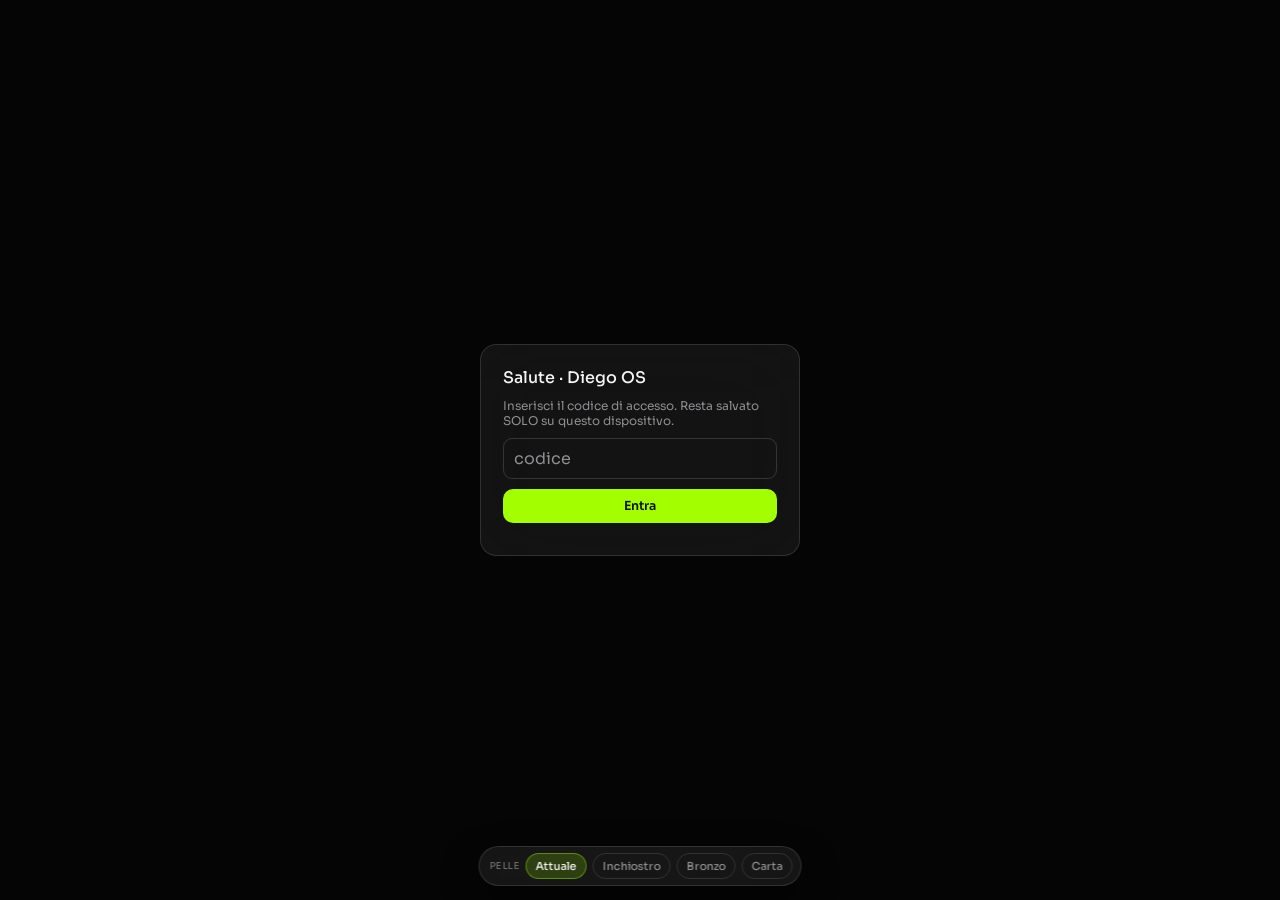
<file: index.html>
<!doctype html>
<html lang="it">
<head>
<meta charset="utf-8">
<meta name="viewport" content="width=device-width, initial-scale=1">
<title>Diego OS</title>
<meta http-equiv="refresh" content="0; url=salute.html">
<!-- anche il cartello di redirect parla coi token (pelle.css), non con hex suoi -->
<link rel="stylesheet" href="pelle.css">
<style>body{background:var(--fondo);color:var(--testo3);font:400 13px var(--font-ui);display:flex;align-items:center;justify-content:center;height:100vh;margin:0}a{color:var(--accento)}</style>
<script>location.replace('salute.html'+location.hash);</script>
</head>
<body><a href="salute.html">Apro Salute…</a>
<!-- La vecchia dashboard e' SUPERATA e conservata in index-v1-superata.html -->
</body>
</html>
</file>
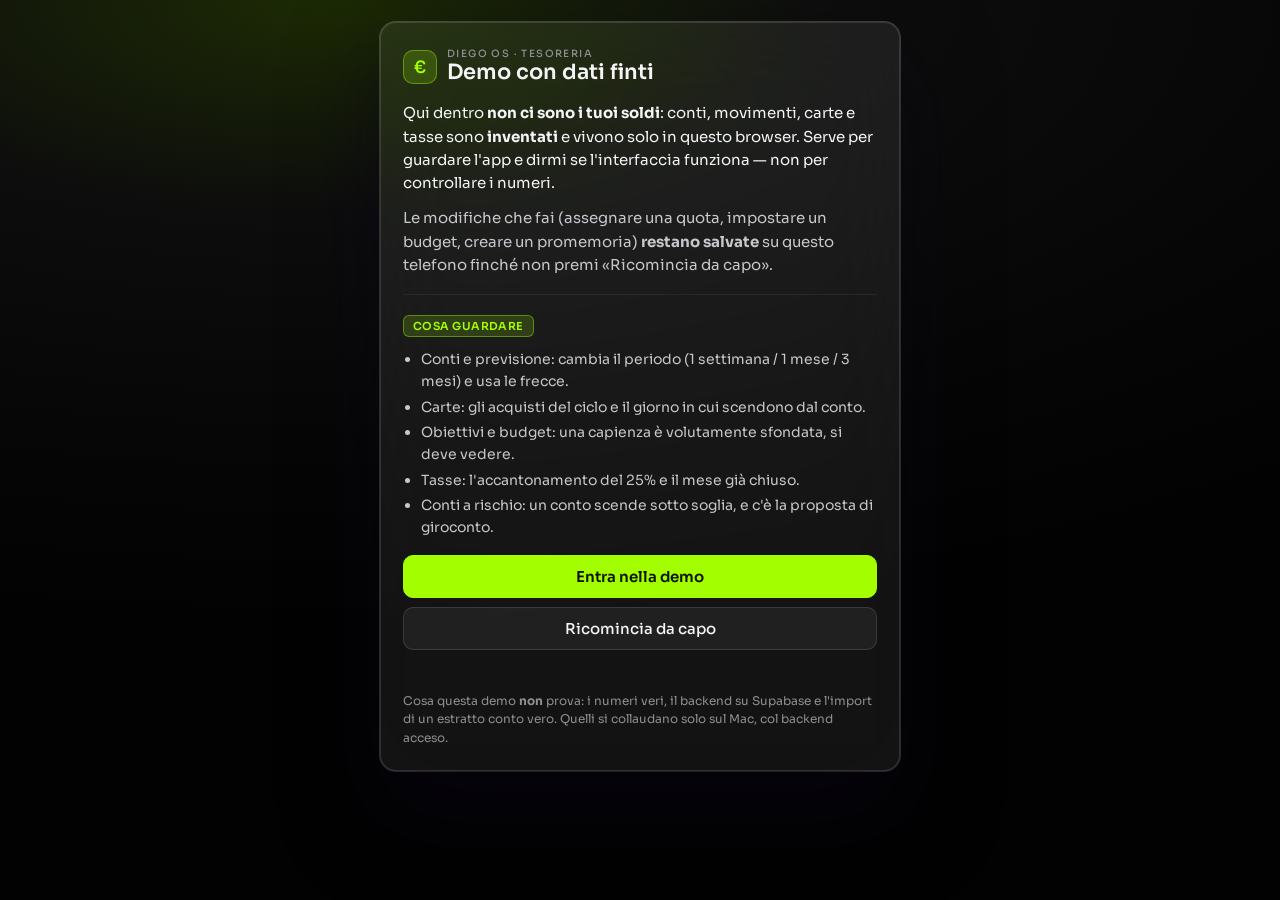
<file: demo.html>
<!doctype html>
<html lang="it">
<head>
<meta charset="utf-8">
<meta name="viewport" content="width=device-width,initial-scale=1,viewport-fit=cover">
<title>Demo Tesoreria · Diego OS</title>
<link rel="manifest" href="manifest.webmanifest">
<link rel="preconnect" href="https://fonts.googleapis.com">
<link rel="preconnect" href="https://fonts.gstatic.com" crossorigin>
<link href="https://fonts.googleapis.com/css2?family=Sora:wght@300;400;500;600&family=Spline+Sans+Mono:wght@400;500&display=swap" rel="stylesheet">
<!-- i colori vengono TUTTI da pelle.css: questa pagina non ne scrive nessuno -->
<link rel="stylesheet" href="pelle.css">
<script>
/* la pelle scelta su salute.html vale anche qui: si applica prima del primo
   paint, dentro try, perche' uno script che muore al boot porta giu' la pagina */
(function(){
  try{
    var p='attuale';
    try{ p=localStorage.getItem('pelle')||'attuale'; }catch(e){}
    if(['inchiostro','bronzo','carta'].indexOf(p)>=0) document.documentElement.setAttribute('data-pelle',p);
  }catch(e){ /* pelle non applicata: resta quella di default */ }
})();
</script>
<style>
*{box-sizing:border-box}
html,body{margin:0;padding:0;min-height:100%}
body{background:var(--fondo);background-image:var(--fondo-mobile);color:var(--testo1);
  font:400 15px/1.55 var(--font-ui);-webkit-font-smoothing:antialiased;
  display:flex;align-items:center;justify-content:center;padding:22px}
.scatola{width:min(94vw,520px);background:var(--vetro-forte);border:1px solid var(--bordo);
  border-radius:var(--r-scheda);box-shadow:var(--ombra-finestra);padding:26px 22px 22px;
  backdrop-filter:var(--vetro-filtro);-webkit-backdrop-filter:var(--vetro-filtro)}
.marchio{display:flex;align-items:center;gap:10px;margin-bottom:16px}
.marchio .euro{width:34px;height:34px;border-radius:var(--r-chip);display:flex;
  align-items:center;justify-content:center;background:var(--accento-fondo);
  border:1px solid var(--accento-bordo);color:var(--accento);font:600 17px var(--font-ui)}
.marchio .etk{font:500 10px/1 var(--font-ui);letter-spacing:.14em;color:var(--testo3)}
h1{margin:0;font:600 21px/1.25 var(--font-ui);color:var(--testo1)}
p{margin:0 0 12px;color:var(--testo2)}
p.forte{color:var(--testo1)}
.chip{display:inline-block;padding:3px 9px;border-radius:var(--r-chip-s);
  background:var(--accento-fondo-16);border:1px solid var(--accento-bordo);
  color:var(--accento);font:600 11px/1.3 var(--font-ui);letter-spacing:.04em}
ul{margin:0 0 16px;padding-left:18px;color:var(--testo2);font-size:14px}
li{margin:4px 0}
.bottoni{display:flex;flex-direction:column;gap:9px;margin-top:4px}
.btn{display:block;width:100%;text-align:center;text-decoration:none;cursor:pointer;
  border-radius:var(--r-chip);padding:13px 16px;font:500 15px/1 var(--font-ui);
  background:rgba(var(--luce-rgb),.06);border:1px solid var(--bordo);color:var(--testo1);
  transition:var(--transizione)}
.btn:hover{box-shadow:var(--ombra-hover)}
.btn.p{background:var(--accento);border-color:var(--accento);color:var(--inchiostro-su-lime);font-weight:600}
.nota{font-size:12px;color:var(--testo3);margin:14px 0 0}
#esito{min-height:18px;font-size:12.5px;color:var(--accento);margin-top:10px}
#esito.errore{color:var(--negativo)}
.sep{height:1px;background:var(--riga);margin:18px 0}
</style>
</head>
<body>
<main class="scatola">
  <div class="marchio">
    <div class="euro" aria-hidden="true">€</div>
    <div>
      <div class="etk">DIEGO OS · TESORERIA</div>
      <h1>Demo con dati finti</h1>
    </div>
  </div>

  <p class="forte">Qui dentro <b>non ci sono i tuoi soldi</b>: conti, movimenti, carte e tasse
  sono <b>inventati</b> e vivono solo in questo browser. Serve per guardare l&#39;app e dirmi
  se l&#39;interfaccia funziona — non per controllare i numeri.</p>
  <p>Le modifiche che fai (assegnare una quota, impostare un budget, creare un promemoria)
  <b>restano salvate</b> su questo telefono finché non premi «Ricomincia da capo».</p>

  <div class="sep"></div>

  <p><span class="chip">COSA GUARDARE</span></p>
  <ul>
    <li>Conti e previsione: cambia il periodo (1 settimana / 1 mese / 3 mesi) e usa le frecce.</li>
    <li>Carte: gli acquisti del ciclo e il giorno in cui scendono dal conto.</li>
    <li>Obiettivi e budget: una capienza è volutamente sfondata, si deve vedere.</li>
    <li>Tasse: l&#39;accantonamento del 25% e il mese già chiuso.</li>
    <li>Conti a rischio: un conto scende sotto soglia, e c&#39;è la proposta di giroconto.</li>
  </ul>

  <div class="bottoni">
    <button class="btn p" id="btnEntra">Entra nella demo</button>
    <button class="btn" id="btnAzzera">Ricomincia da capo</button>
  </div>
  <p id="esito" role="status" aria-live="polite"></p>

  <p class="nota">Cosa questa demo <b>non</b> prova: i numeri veri, il backend su Supabase e
  l&#39;import di un estratto conto vero. Quelli si collaudano solo sul Mac, col backend acceso.</p>
</main>

<!-- lo STESSO finto backend della pagina di demo: serve qui per azzerare i
     dati (window.collaudoAzzera) senza duplicare la semina in due posti -->
<script src="collaudo.js"></script>
<script>
(function(){
  var esito = document.getElementById('esito');
  function dillo(t, male){
    esito.textContent = t;
    esito.className = male ? 'errore' : '';
  }
  document.getElementById('btnEntra').onclick = function(){
    /* i flag li mette collaudo.js al caricamento: qui si VERIFICA che ci
       siano, invece di darlo per fatto, e poi si va */
    var pronto = false;
    try { pronto = !!localStorage.getItem('app_token') && !!localStorage.getItem('tesoreria_api'); }
    catch(e){ pronto = false; }
    if (!pronto){
      dillo('Questo browser non lascia salvare niente (navigazione privata?): la demo non può partire.', true);
      return;
    }
    location.href = 'tesoreria-demo.html';
  };
  document.getElementById('btnAzzera').onclick = function(){
    if (typeof window.collaudoAzzera !== 'function'){
      dillo('Non trovo il finto backend (collaudo.js): non ho azzerato niente.', true);
      return;
    }
    /* si azzerano anche le PREFERENZE della pagina (periodo, tab, ipotesi
       scelta): altrimenti «ricomincia da capo» lascerebbe la demo aperta
       dove l'avevi lasciata, e non sarebbe un ricominciare */
    try {
      ['tesoreria_periodo','tesoreria_da','tesoreria_mesi','tesoreria_tab','tesoreria_vista',
       'tesoreria_vista_fissi','tesoreria_gruppo','tesoreria_conto','tesoreria_scenario']
        .forEach(function(k){ localStorage.removeItem(k); });
    } catch(e){ /* niente: l'azzeramento dei dati conta piu' delle preferenze */ }
    window.collaudoAzzera();
    dillo('Fatto: dati finti rimessi come all’inizio.');
  };
})();
</script>
</body>
</html>
</file>
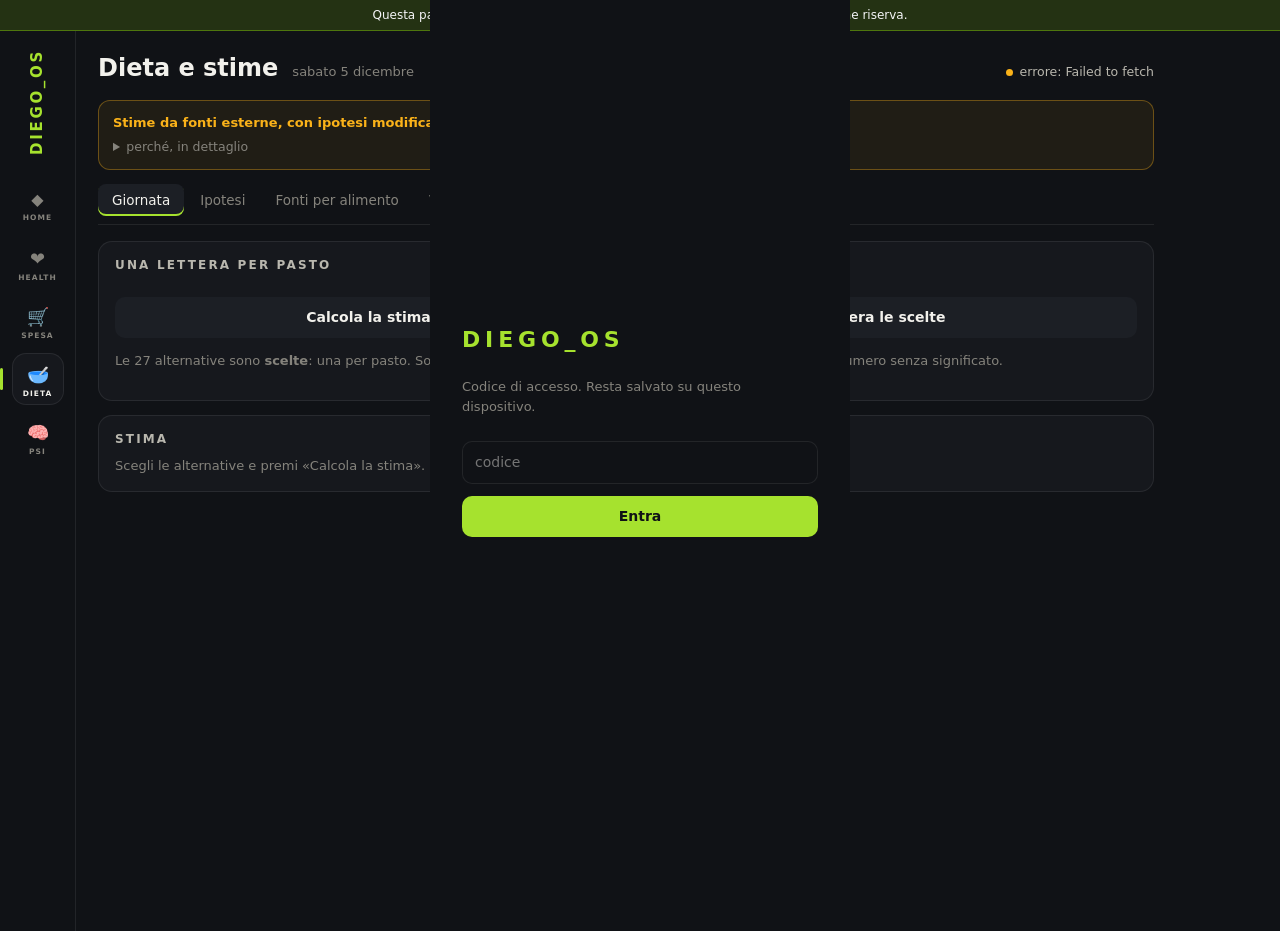
<file: dieta.html>
<!doctype html>
<html lang="it">
<head>
<meta charset="utf-8">
<meta name="viewport" content="width=device-width, initial-scale=1, viewport-fit=cover">
<meta name="apple-mobile-web-app-capable" content="yes">
<meta name="apple-mobile-web-app-status-bar-style" content="black-translucent">
<link rel="manifest" href="manifest.webmanifest">
<title>Diego_OS · Dieta e stime</title>
<style>
  /* Stessi gettoni delle altre pagine: la Dieta e la stessa app, non un tema
     nuovo. Nessuna regola condivisa toccata: come index/salute/spesa, la
     pagina porta la sua copia. */
  :root{
    --page:#101216; --surface:#16181d; --surface-2:#1c1f25;
    --ink:#f2f1ec; --ink-2:#b9b7ae; --muted:#85837c;
    --hairline:rgba(255,255,255,.08);
    --accent:#a6e22e; --accent-dim:#7ab510;
    --good:#0ca30c; --warning:#fab219; --serious:#ec835a; --critical:#d03b3b;
    --disp:"Futura","Avenir Next Condensed","Avenir Next",system-ui,sans-serif;
    --sans:system-ui,-apple-system,"Segoe UI",sans-serif;
  }
  *{box-sizing:border-box}
  body{margin:0;background:var(--page);color:var(--ink);font:14px/1.5 var(--sans);-webkit-font-smoothing:antialiased}
  .shell{display:grid;grid-template-columns:76px 1fr;min-height:100vh}
  .dock{border-right:1px solid var(--hairline);padding:18px 0 calc(18px + env(safe-area-inset-bottom));
        display:flex;flex-direction:column;align-items:center;gap:6px;position:sticky;top:0;height:100vh}
  .dock .mark{font:700 15px/1 var(--disp);letter-spacing:.18em;color:var(--accent);
              writing-mode:vertical-rl;transform:rotate(180deg);margin-bottom:18px;user-select:none}
  .mod{width:52px;height:52px;border-radius:14px;border:1px solid transparent;display:flex;
       flex-direction:column;align-items:center;justify-content:center;gap:1px;
       font-size:18px;cursor:pointer;color:var(--muted);background:none;position:relative;text-decoration:none}
  .mod .lbl{font:700 7.5px var(--disp);letter-spacing:.14em}
  .mod.active{border-color:var(--hairline);background:var(--surface);color:var(--ink)}
  .mod.active::before{content:"";position:absolute;left:-13px;width:3px;height:22px;background:var(--accent);border-radius:2px}
  main{padding:24px 22px 96px;max-width:1100px;width:100%}
  header.top{display:flex;align-items:baseline;gap:14px;margin-bottom:18px;flex-wrap:wrap}
  .saluto{font:600 24px/1.1 var(--disp)}
  .data-oggi{color:var(--muted);font-size:13px}
  .stato{margin-left:auto;display:flex;align-items:center;gap:7px;color:var(--ink-2);font-size:12.5px}
  .stato .dot{width:7px;height:7px;border-radius:50%;background:var(--good)}
  .stato .dot.warn{background:var(--warning)}
  nav.tabs{display:flex;gap:2px;flex-wrap:wrap;margin-bottom:16px;border-bottom:1px solid var(--hairline);padding-bottom:8px}
  nav.tabs button{background:none;border:0;color:var(--muted);font:500 13.5px var(--sans);padding:8px 14px;border-radius:8px;cursor:pointer}
  nav.tabs button.on{color:var(--ink);background:var(--surface-2);box-shadow:inset 0 -2px 0 var(--accent)}
  .scheda{background:var(--surface);border:1px solid var(--hairline);border-radius:14px;padding:16px;margin-bottom:14px}
  .scheda h3{margin:0 0 10px;font:600 12px var(--disp);letter-spacing:.18em;color:var(--ink-2);text-transform:uppercase}
  input,select,button.azione{font:inherit;color:var(--ink);background:var(--page);
    border:1px solid var(--hairline);border-radius:10px;padding:10px 12px;width:100%}
  button.azione{background:var(--accent);color:#101216;font-weight:700;border:0;cursor:pointer}
  button.secondario{background:var(--surface-2);color:var(--ink)}
  button[disabled]{opacity:.5;cursor:progress}
  .riga{display:flex;gap:8px;margin-bottom:8px;flex-wrap:wrap}
  .riga>*{flex:1;min-width:130px}
  .ok{color:var(--good);font-size:12px} .avviso{color:var(--warning);font-size:12px}
  .spin{color:var(--muted);font-size:13px}
  #login{position:fixed;inset:0;background:var(--page);display:flex;flex-direction:column;
         justify-content:center;padding:32px;gap:12px;z-index:10;max-width:420px;margin:0 auto}
  #login .mark{font:700 22px var(--disp);letter-spacing:.22em;color:var(--accent)}
  .vista{display:none}.vista.on{display:block}

  .avvertenza{border:1px solid rgba(250,178,25,.35);background:rgba(250,178,25,.07);
              border-radius:12px;padding:12px 14px;margin-bottom:14px;color:var(--ink-2);font-size:13px}
  .avvertenza b{color:var(--warning)}
  .avvertenza details{margin-top:6px}
  .avvertenza summary{cursor:pointer;color:var(--muted);font-size:12.5px}
  .avvertenza details p{margin:8px 0 0}
  .pasti{display:grid;grid-template-columns:repeat(auto-fit,minmax(180px,1fr));gap:10px}
  .pasto{border:1px solid var(--hairline);border-radius:12px;padding:10px 12px;background:var(--surface-2)}
  .pasto .l{color:var(--muted);font-size:10px;letter-spacing:.06em;text-transform:uppercase}
  .pasto .testo{font-size:12px;color:var(--ink-2);margin-top:6px;min-height:2.6em}
  .totali{display:grid;grid-template-columns:repeat(auto-fit,minmax(120px,1fr));gap:10px;margin-top:12px}
  .num{border:1px solid var(--hairline);border-radius:10px;padding:10px 12px;background:var(--surface-2)}
  .num .l{color:var(--muted);font-size:10px;letter-spacing:.06em;text-transform:uppercase}
  .num .v{font:600 20px/1.3 var(--sans);font-variant-numeric:tabular-nums}
  .num .d{font-size:11px;color:var(--muted)}
  .num.nd .v{color:var(--muted);font-size:15px}
  .voce{display:flex;align-items:flex-start;gap:10px;padding:10px 0;border-bottom:1px solid var(--hairline)}
  .voce:last-child{border-bottom:0}
  .voce .corpo{flex:1;min-width:0}
  .voce small{display:block;color:var(--muted);font-size:11.5px;line-height:1.5}
  .pill{display:inline-block;font-size:10.5px;letter-spacing:.06em;text-transform:uppercase;
        border:1px solid var(--hairline);border-radius:999px;padding:1px 8px;color:var(--muted);margin-left:6px}
  .pill.proxy{color:var(--serious);border-color:rgba(236,131,90,.4)}
  .pill.nd{color:var(--warning);border-color:rgba(250,178,25,.4)}
  .pill.umano{color:var(--accent);border-color:var(--accent-dim)}
  .mini{width:auto;padding:5px 9px;font-size:12px;border-radius:8px;background:var(--surface-2);
        border:1px solid var(--hairline);color:var(--ink-2);cursor:pointer;flex:0 0 auto}
  .campo{width:110px;flex:0 0 auto;padding:6px 8px;font-size:12.5px}
  /* Ipotesi NON modificabile: il valore non e sempre un numero corto. C10 e un
     testo di 31 caratteri («contate come zero, e dichiarate») e con `flex:0 0
     auto` si prendeva 191 px dei 252 della riga: all'etichetta restava il 20%,
     spezzato su 9 righe (misurato a 390 px, log/12). Ora il valore si
     restringe, e sotto i 720 px va a capo sotto il testo invece di comprimerlo. */
  .voce.fissa{flex-wrap:wrap}
  .voce .fisso{flex:0 1 auto;min-width:0;max-width:46%;text-align:right;overflow-wrap:anywhere}
  a{color:var(--accent)}
  @media (max-width:720px){ main{padding:18px 14px 90px} .campo{width:88px}
    .voce .fisso{flex:1 1 100%;max-width:100%;text-align:left;margin-top:4px;color:var(--ink-2)} }
</style>
</head>
<body><div style="background:#A3FF0022;border-bottom:1px solid #A3FF0055;color:#F5F5F7;font:500 12px Sora,system-ui;padding:8px 14px;text-align:center">Questa pagina è SUPERATA: la nuova sede è <a href="salute.html#dieta" style="color:#A3FF00">Salute → Dieta</a>. Resta qui solo come riserva.</div>

<div id="login">
  <div class="mark">DIEGO_OS</div>
  <p class="spin">Codice di accesso. Resta salvato su questo dispositivo.</p>
  <input id="tok" type="password" placeholder="codice" autocomplete="current-password">
  <button class="azione" onclick="entra()">Entra</button>
  <p id="loginErr" class="avviso"></p>
</div>

<div class="shell">
  <aside class="dock">
    <div class="mark">DIEGO_OS</div>
    <a class="mod" href="index.html" title="Soldi e Track" style="font-size:16px">&#9670;<span class="lbl">HOME</span></a>
    <a class="mod" href="salute.html" title="Health">&#10084;<span class="lbl">HEALTH</span></a>
    <a class="mod" href="spesa.html" title="Spesa">&#128722;<span class="lbl">SPESA</span></a>
    <span class="mod active" title="Dieta e stime">&#129379;<span class="lbl">DIETA</span></span>
    <a class="mod" href="psicologa.html" title="Psicologa">&#129504;<span class="lbl">PSI</span></a>
  </aside>

  <main>
    <header class="top">
      <div class="saluto">Dieta e stime</div>
      <div class="data-oggi" id="dataOggi"></div>
      <div class="stato"><span class="dot warn" id="dotStato"></span><span id="txtStato">accesso richiesto</span></div>
    </header>

    <div class="avvertenza">
      <b>Stime da fonti esterne, con ipotesi modificabili; non sono obiettivi prescritti.</b>
      <details><summary>perché, in dettaglio</summary>
        <p>La scheda del 07/09 non contiene calorie, non contiene macronutrienti e non contiene
        nessuna soglia di carboidrati. Quello che vedi qui è calcolato su tabella esterna
        (CREA, aggiornamento dichiarato dicembre 2019) e su etichette di prodotto, sotto le
        ipotesi della scheda «Ipotesi» — che puoi cambiare. Scegliere un'opzione qui
        <b>non registra</b> un pasto mangiato, e nessuna di queste cifre è un obiettivo.</p>
      </details>
    </div>

    <nav class="tabs">
      <button class="on" data-vista="stima" onclick="vista('stima',this)">Giornata</button>
      <button data-vista="ipotesi" onclick="vista('ipotesi',this)">Ipotesi</button>
      <button data-vista="fonti" onclick="vista('fonti',this)">Fonti per alimento</button>
      <button data-vista="verdure" onclick="vista('verdure',this)">Verdure</button>
    </nav>

    <p id="esito" class="spin" role="status" aria-live="polite"></p>

    <!-- ============ GIORNATA ============ -->
    <div id="v-stima" class="vista on">
      <div class="scheda">
        <h3>Una lettera per pasto</h3>
        <p class="spin" id="pianoTesta"></p>
        <div class="pasti" id="scelte"></div>
        <div class="riga" style="margin-top:12px">
          <button class="azione secondario" id="btnCalcola" onclick="calcola()">Calcola la stima</button>
          <button class="azione secondario" onclick="svuota()">Azzera le scelte</button>
        </div>
        <p class="spin">Le 27 alternative sono <b>scelte</b>: una per pasto. Sommarle tutte darebbe
          più di cinque giornate insieme, cioè un numero senza significato.</p>
      </div>
      <div class="scheda">
        <h3>Stima</h3>
        <div id="risultato" class="spin">Scegli le alternative e premi «Calcola la stima».</div>
      </div>
      <div class="scheda" id="boxDettaglio" style="display:none">
        <h3>Da dove viene questo numero</h3>
        <div id="dettaglio"></div>
      </div>
    </div>

    <!-- ============ IPOTESI ============ -->
    <div id="v-ipotesi" class="vista">
      <div class="scheda">
        <h3>Le ipotesi — sono nostre, e le puoi cambiare</h3>
        <p class="spin">Senza queste nessun totale esiste. Cambiane una e tutte le stime si
          rifanno subito: non viene riscritta né la dieta né un pasto già registrato.</p>
        <div id="ipotesi" class="spin">Carico…</div>
      </div>
    </div>

    <!-- ============ FONTI ============ -->
    <div id="v-fonti" class="vista">
      <div class="scheda">
        <h3>Fonte e valori per 100 g</h3>
        <p class="spin">Ogni alimento della scheda con la sua fonte. <b>tracce</b>, <b>zero</b> e
          <b>non disponibile</b> sono tre cose diverse e restano tre cose diverse.</p>
        <div id="voci" class="spin">Carico…</div>
      </div>
    </div>

    <!-- ============ VERDURE ============ -->
    <div id="v-verdure" class="vista">
      <div class="scheda">
        <h3>Il mix delle verdure (M1)</h3>
        <p class="spin">La scheda non dice mai quale verdura, e in 11 righe su 13 nemmeno quanta.
          M1 è un <b>segnaposto dichiarato</b>: i suoi valori si calcolano dai componenti qui sotto.</p>
        <div id="mix" class="spin">Carico…</div>
        <div id="mixValori" class="totali"></div>
      </div>
    </div>
  </main>
</div>

<script>
var API_BASE='https://icsafmrkndgdksybagky.supabase.co/functions/v1/health-app';
var TOK = localStorage.getItem('app_token') || localStorage.getItem('dos_token') || '';
var DATI = {}, SCELTE = {}, RAMO = null, IN_CORSO = false;
var PASTI = ['colazione','spuntino_mattina','pranzo','spuntino_pomeriggio','cena'];
var ETICHETTA_PASTO = { colazione:'Colazione', spuntino_mattina:'Spuntino mattina',
  pranzo:'Pranzo', spuntino_pomeriggio:'Spuntino pomeriggio', cena:'Cena' };
var ETICHETTA_NUTRIENTE = { kcal:'Calorie stimate', proteine:'Proteine',
  carboidrati_disponibili:'Carboidrati disponibili', grassi:'Grassi', fibra:'Fibra' };

document.getElementById('dataOggi').textContent =
  new Date().toLocaleDateString('it-IT', { weekday:'long', day:'numeric', month:'long' });

function esc(s){
  return String(s==null?'':s).replace(/[&<>"']/g, function(c){
    return {'&':'&amp;','<':'&lt;','>':'&gt;','"':'&quot;',"'":'&#39;'}[c];
  });
}
/* L'arrotondamento e SOLO presentazione: il calcolo resta a piena precisione
   nel database, e cambiare un'ipotesi si vede fino all'ultima cifra. */
function arr(n, dec){
  if(n==null) return '—';
  return Number(n).toFixed(dec==null?0:dec).replace('.',',');
}
/* Quando: serve dove la pagina deve dire da quanto sta la cosa che mostra
   (per esempio il valore che una correzione detta in chat ha sostituito). */
function dataOra(s){
  var d = new Date(s);
  if(!s || isNaN(d.getTime())) return String(s==null?'':s);
  return d.toLocaleString('it-IT', { day:'2-digit', month:'2-digit', year:'numeric',
                                     hour:'2-digit', minute:'2-digit' });
}

function entra(){
  var t = document.getElementById('tok').value.trim();
  if(!t) return;
  TOK = t;
  api('/api/nutrizione?cosa=assunzioni').then(function(){
    localStorage.setItem('app_token', t); localStorage.setItem('dos_token', t);
    document.getElementById('login').style.display='none';
    carica();
  }).catch(function(){ document.getElementById('loginErr').textContent='Codice sbagliato.'; });
}

function api(percorso, corpo){
  var controller = new AbortController();
  var scadenza = setTimeout(function(){ controller.abort(); }, 120000);
  var opt = { headers: { 'x-app-token': TOK, 'content-type':'application/json' }, signal:controller.signal };
  if(corpo){ opt.method='POST'; opt.body=JSON.stringify(corpo); }
  return fetch(API_BASE+percorso, opt).then(function(r){
    if(r.status===401){ document.getElementById('login').style.display='flex';
      throw new Error('sessione scaduta: reinserisci il codice'); }
    if(!r.ok) return r.json().catch(function(){ return null; }).then(function(e){
      throw new Error((e && typeof e.errore==='string' && e.errore.trim())
        ? e.errore : 'Servizio non disponibile (HTTP '+r.status+').');
    });
    return r.json();
  }).catch(function(e){
    /* consegna incerta: non si rimanda alla cieca, si rilegge */
    if(controller.signal.aborted) throw new Error(corpo
      ? 'Non ho ricevuto risposta. La modifica potrebbe essere arrivata lo stesso: ricarico e controllo prima di rifarla.'
      : 'Tempo di attesa scaduto durante il caricamento.');
    throw e;
  }).finally(function(){ clearTimeout(scadenza); });
}

function vista(nome, btn){
  var t=document.getElementById('v-'+nome); if(!t) return;
  document.querySelectorAll('.vista').forEach(function(v){ v.classList.remove('on'); });
  t.classList.add('on');
  document.querySelectorAll('nav.tabs button').forEach(function(b){ b.classList.remove('on'); });
  if(btn) btn.classList.add('on');
}
function messaggio(testo, classe){
  var el=document.getElementById('esito'); el.className = classe || 'spin'; el.textContent = testo || '';
}
function nuovaChiave(){
  if(window.crypto && crypto.randomUUID) return crypto.randomUUID();
  return 'xxxxxxxx-xxxx-4xxx-yxxx-xxxxxxxxxxxx'.replace(/[xy]/g, function(c){
    var r=Math.random()*16|0, v=c==='x'?r:(r&0x3|0x8); return v.toString(16); });
}

/* Una modifica = una chiamata + una RILETTURA. Non si disegna mai da quello
   che «dovrebbe» essere successo. */
function modifica(corpo, descrizione){
  if(IN_CORSO){ messaggio('Sto ancora aspettando la risposta di prima.','avviso'); return Promise.resolve(null); }
  IN_CORSO = true;
  document.querySelectorAll('button').forEach(function(b){ b.disabled=true; });
  corpo.operazione = nuovaChiave();
  messaggio(descrizione+'…');
  return api('/api/nutrizione/modifica', corpo).then(function(r){
    return carica().then(function(){
      if(r && (r.esito==='aggiornato')){
        messaggio(descrizione+': fatto. '+(r.nota?esc(r.nota):''), 'ok');
        if(Object.keys(SCELTE).length) calcola(true);
      } else {
        messaggio(descrizione+': non ho cambiato niente — '+
          (r && (r.nota || r.esito) ? esc(r.nota || r.esito) : 'esito sconosciuto'), 'avviso');
      }
      return r;
    });
  }).catch(function(e){
    messaggio(descrizione+': '+e.message, 'avviso');
    return carica().catch(function(){});
  }).finally(function(){
    IN_CORSO = false;
    document.querySelectorAll('button').forEach(function(b){ b.disabled=false; });
  });
}

function carica(){
  return api('/api/nutrizione?cosa=tutto').then(function(r){
    DATI = r || {};
    document.getElementById('dotStato').className='dot';
    document.getElementById('txtStato').textContent='fonti caricate';
    disegnaScelte(); disegnaIpotesi(); disegnaVoci(); disegnaMix();
    return r;
  }).catch(function(e){
    document.getElementById('dotStato').className='dot warn';
    document.getElementById('txtStato').textContent='errore: '+e.message;
    throw e;
  });
}

function disegnaScelte(){
  var p = DATI.piano || {}, box = document.getElementById('scelte');
  document.getElementById('pianoTesta').textContent =
    (p.titolo||'') + ' — scheda del ' + (p.data||'?') + '. ' + (p.nota||'');
  var per = {};
  (p.alternative||[]).forEach(function(a){ (per[a.pasto]=per[a.pasto]||[]).push(a); });
  box.innerHTML = PASTI.map(function(pa){
    var alt = per[pa] || [];
    var scelta = SCELTE[pa] || '';
    var testo = (alt.filter(function(a){ return a.lettera===scelta; })[0]||{}).testo || '';
    return '<div class="pasto"><div class="l">'+esc(ETICHETTA_PASTO[pa]||pa)+'</div>'+
      '<select data-pasto="'+pa+'" onchange="scegli(this)">'+
      '<option value="">— scegli —</option>'+
      alt.map(function(a){ return '<option value="'+esc(a.lettera)+'"'+
        (a.lettera===scelta?' selected':'')+'>'+esc(a.lettera)+'</option>'; }).join('')+
      '</select><div class="testo">'+esc(testo)+'</div></div>';
  }).join('');
}
function scegli(sel){ SCELTE[sel.getAttribute('data-pasto')] = sel.value; RAMO = null; disegnaScelte(); }
function svuota(){ SCELTE = {}; RAMO = null; disegnaScelte();
  document.getElementById('risultato').innerHTML='<span class="spin">Scegli le alternative e premi «Calcola la stima».</span>';
  document.getElementById('boxDettaglio').style.display='none'; }

function calcola(silenzioso){
  var q = PASTI.filter(function(p){ return SCELTE[p]; })
               .map(function(p){ return p+'='+encodeURIComponent(SCELTE[p]); }).join('&');
  if(!q){ messaggio('Scegli almeno un pasto.','avviso'); return; }
  if(RAMO) q += '&ramo='+encodeURIComponent(RAMO);
  if(!silenzioso) messaggio('Calcolo…');
  return api('/api/nutrizione/stima?'+q).then(function(r){
    if(r.esito === 'scelta_richiesta'){
      document.getElementById('risultato').innerHTML =
        '<p class="avviso">'+esc(r.nota)+'</p><div class="riga">'+
        (r.rami||[]).map(function(x){ return '<button class="azione secondario" onclick="RAMO='+
          JSON.stringify(x).replace(/"/g,'&quot;')+';calcola()">'+esc(x)+'</button>'; }).join('')+'</div>';
      document.getElementById('boxDettaglio').style.display='none';
      messaggio('');
      return r;
    }
    if(r.esito !== 'letto'){ messaggio('Stima: '+esc(r.esito||'esito sconosciuto'),'avviso'); return r; }
    disegnaStima(r); messaggio('');
    return r;
  }).catch(function(e){ messaggio('Stima: '+e.message,'avviso'); });
}

function cella(nome, e, dec){
  if(!e) return '';
  var nd = (e.nd_da||[]).length > 0;
  if(nd) return '<div class="num nd" data-nutriente="'+nome+'"><div class="l">'+esc(ETICHETTA_NUTRIENTE[nome]||nome)+
    '</div><div class="v">non disponibile</div><div class="d">manca il dato per: '+esc((e.nd_da||[]).join(', '))+'</div></div>';
  var min=Number(e.min), max=Number(e.max);
  var testo = (Math.abs(max-min) < 0.05) ? arr(min,dec) : arr(min,dec)+'–'+arr(max,dec);
  return '<div class="num" data-nutriente="'+nome+'"><div class="l">'+esc(ETICHETTA_NUTRIENTE[nome]||nome)+
    '</div><div class="v">'+testo+'</div><div class="d">'+
    (e.tracce ? 'comprende tracce, contate come zero' : '&nbsp;')+'</div></div>';
}

function disegnaStima(r){
  var g = r.giornata || r.giornata_parziale || {};
  var h = '<p class="spin">'+esc(r.nota_giornata||'')+'</p><div class="totali" id="totali">'+
    ['kcal','proteine','carboidrati_disponibili','grassi','fibra'].map(function(n){
      return cella(n, g[n], n==='kcal'?0:1); }).join('')+'</div>'+
    '<p class="spin" style="margin-top:10px">'+esc(r.etichetta||'')+'<br>'+esc(r.nota_soglie||'')+'</p>';
  document.getElementById('risultato').innerHTML = h;

  var d = '<p class="spin">Ipotesi usate: <b>'+esc((r.assunzioni_usate||[]).join(', ') || 'nessuna')+
    '</b> — le trovi e le cambi nella scheda «Ipotesi».</p>';
  (r.per_pasto||[]).forEach(function(p){
    d += '<div class="voce"><div class="corpo"><div><b>'+esc(ETICHETTA_PASTO[p.pasto]||p.pasto)+' '+
      esc(p.lettera)+'</b>'+(p.ramo_scelto?'<span class="pill">'+esc(p.ramo_scelto)+'</span>':'')+'</div>'+
      '<small>'+esc(p.testo_scheda)+'</small><small>'+
      (p.componenti||[]).map(function(c){
        return esc(c.nome)+': '+esc(c.dose_scheda)+' → '+arr(c.grammi_stimati_min,0)+
          (Math.abs(c.grammi_stimati_max-c.grammi_stimati_min)>0.05?'–'+arr(c.grammi_stimati_max,0):'')+' g'+
          (c.indeterminata?' <i>(quantità non sulla scheda)</i>':'')+
          (c.corrispondenza && c.corrispondenza!=='esatta'?' <i>('+esc(c.corrispondenza)+')</i>':'');
      }).join(' · ')+'</small>'+
      '<small>'+['kcal','proteine','carboidrati_disponibili','grassi'].map(function(n){
        var e=(p.nutrienti||{})[n]; if(!e) return '';
        if((e.nd_da||[]).length) return esc(ETICHETTA_NUTRIENTE[n])+': non disponibile';
        return esc(ETICHETTA_NUTRIENTE[n])+' '+arr(e.min, n==='kcal'?0:1)+
          (Math.abs(e.max-e.min)>0.05?'–'+arr(e.max, n==='kcal'?0:1):'');
      }).filter(Boolean).join(' · ')+'</small></div></div>';
  });
  var fonti = {};
  (r.fonti||[]).forEach(function(f){ if(f && f.chiave) fonti[f.chiave]=f; });
  d += '<div style="margin-top:12px"><b style="font:600 11px var(--disp);letter-spacing:.16em;color:var(--muted)">FONTI USATE</b></div>';
  Object.keys(fonti).sort().forEach(function(k){
    var f = fonti[k];
    d += '<div class="voce"><div class="corpo"><div>'+esc(f.nome)+
      (f.corrispondenza && f.corrispondenza!=='esatta'?'<span class="pill proxy">'+esc(f.corrispondenza)+'</span>':'')+
      (f.marca_verificata===false?'<span class="pill">marca non verificata</span>':'')+'</div>'+
      '<small>per: '+esc(f.per)+(f.codice?' · codice '+esc(f.codice):'')+(f.versione?' · '+esc(f.versione):'')+
      (f.url?'<br><a href="'+esc(f.url)+'" target="_blank" rel="noopener">'+esc(f.url)+'</a>':'')+
      (f.nota?'<br>'+esc(f.nota):'')+'</small></div></div>';
  });
  document.getElementById('dettaglio').innerHTML = d;
  document.getElementById('boxDettaglio').style.display='block';
}

function disegnaIpotesi(){
  var a = DATI.assunzioni || [], box = document.getElementById('ipotesi');
  box.innerHTML = a.map(function(x){
    var valore = (x.valore===null||x.valore===undefined) ? '' :
      (typeof x.valore==='object' ? JSON.stringify(x.valore) : String(x.valore));
    return '<div class="voce'+(x.modificabile?'':' fissa')+'" data-assunzione="'+esc(x.chiave)+'"><div class="corpo">'+
      '<div><b>'+esc(x.chiave)+'</b> · '+esc(x.etichetta)+
      (x.origine==='umano'?'<span class="pill umano">corretta da te</span>':'')+
      (x.origine==='chat'?'<span class="pill">detta in chat</span>':'')+
      (x.modificabile?'':'<span class="pill">non modificabile</span>')+
      (x.consumata===false?'<span class="pill">solo dichiarata</span>':'')+'</div>'+
      '<small>'+esc(x.motivo)+'</small>'+
      '<small>'+(x.consumata===false
        ? 'spiega perché è stata scelta questa fonte: cambiarla NON ricalcola da sola, va cambiata anche la fonte o il valore'
        : 'il calcolo la usa davvero'+(x.tipo==='grammi'?' · qui ci vuole un numero di grammi':''))+'</small></div>'+
      (x.modificabile
        ? '<input class="campo" data-ruolo="valore" value="'+esc(valore)+'" '+
          'onchange="salvaAssunzione(\''+esc(x.chiave)+'\','+x.rev+',this.value)">'+
          '<span class="spin" style="flex:0 0 auto">'+esc(x.unita||'')+'</span>'
        : '<span class="spin fisso">'+esc(valore)+'</span>')+
      '</div>';
  }).join('') || '<span class="spin">Nessuna ipotesi.</span>';
}
function salvaAssunzione(chiave, rev, valore){
  modifica({ azione:'assunzione', chiave:chiave, rev:rev, valore:String(valore).trim() },
    'Cambio l\'ipotesi '+chiave);
}

function disegnaVoci(){
  var v = DATI.voci || [], box = document.getElementById('voci');
  box.innerHTML = v.map(function(x){
    var val = x.valori || {};
    var righe = ['kcal','proteine','carboidrati_disponibili','grassi','fibra'].map(function(n){
      var e = val[n]; if(!e) return esc(ETICHETTA_NUTRIENTE[n])+': —';
      if(e.stato==='nd') return esc(ETICHETTA_NUTRIENTE[n])+': <b>non disponibile</b>';
      if(e.stato==='tracce') return esc(ETICHETTA_NUTRIENTE[n])+': <b>tracce</b>';
      if(e.stato==='zero') return esc(ETICHETTA_NUTRIENTE[n])+': 0';
      return esc(ETICHETTA_NUTRIENTE[n])+': '+arr(e.valore,1)+
        (e.origine==='umano'?' <i>(tuo)</i>':'')+(e.origine==='chat'?' <i>(da chat)</i>':'')+
        (e.origine==='automatica'?' <i>(dizionario, non verificato)</i>':'');
    }).join(' · ');
    /* Una correzione detta in chat PUO sostituire un valore che Diego aveva
       confermato dalla pagina: la scrittura vale, ma qui si deve vedere che
       cosa c'era prima e di chi era, se no la sostituzione e silenziosa. Il
       lettore lo porta gia in `valori.<nutriente>.sostituisce_valore_umano`.
       Nessun ordine a Diego di rimetterlo: solo il fatto e da quando. */
    var sostituiti = ['kcal','proteine','carboidrati_disponibili','grassi','fibra','zuccheri']
      .map(function(n){
        var e = val[n], s = e && e.sostituisce_valore_umano;
        if(!s) return '';
        var prima = (s.stato && s.stato!=='valore')
          ? (s.stato==='nd' ? 'non disponibile' : s.stato==='tracce' ? 'tracce' : '0')
          : arr(s.valore, 1);
        return esc(ETICHETTA_NUTRIENTE[n]||n)+' — prima da te: '+prima+
          (s.quando ? ' ('+esc(dataOra(s.quando))+')' : '');
      }).filter(Boolean);
    var f = x.fonte || {};
    return '<div class="voce" data-voce="'+esc(x.chiave)+'"><div class="corpo">'+
      '<div><b>'+esc(x.nome)+'</b>'+
      (x.corrispondenza!=='esatta'?'<span class="pill proxy">'+esc(x.corrispondenza)+'</span>':'')+
      (x.marca_verificata===false?'<span class="pill">marca non verificata</span>':'')+
      (x.origine==='umano'?'<span class="pill umano">corretto da te</span>':'')+
      (x.nome_in_lista && x.nome_in_lista!==x.nome
        ? '<span class="pill">in lista: '+esc(x.nome_in_lista)+'</span>' : '')+'</div>'+
      '<small>'+righe+' &nbsp;·&nbsp; per 100 g</small>'+
      '<small>fonte: '+esc(f.nome||'—')+(f.codice?' ('+esc(f.codice)+')':'')+
      (f.versione?' · '+esc(f.versione):'')+' · usato in '+x.usi_nel_piano+' opzioni'+
      (f.url?'<br><a href="'+esc(f.url)+'" target="_blank" rel="noopener">'+esc(f.url)+'</a>':'')+'</small>'+
      (x.nota_onesta?'<small><i>'+esc(x.nota_onesta)+'</i></small>':'')+
      ((x.valori_da_altre_fonti||[]).length
        ? '<small class="avviso">attenzione: '+x.valori_da_altre_fonti.map(function(v){
            return esc(v.nutriente)+' viene ancora da «'+esc(v.nome_fonte||v.fonte||'?')+'»'; }).join(' · ')+
          ' — i numeri non sono stati riletti dalla fonte dichiarata qui sopra</small>'
        : '')+
      (sostituiti.length
        ? '<small class="avviso">detto in chat al posto del tuo valore: '+sostituiti.join(' · ')+
          '</small>'
        : '')+'</div>'+
      '<button class="mini" data-ruolo="correggi" onclick="correggi(\''+esc(x.chiave)+'\')">correggi</button>'+
      '</div>';
  }).join('') || '<span class="spin">Nessuna voce.</span>';
}
function correggi(chiave){
  var v = (DATI.voci||[]).filter(function(x){ return x.chiave===chiave; })[0];
  if(!v) return;
  var nutriente = prompt('Quale valore correggo?\nkcal, proteine, carboidrati_disponibili, grassi, fibra', 'kcal');
  if(nutriente===null) return;
  nutriente = nutriente.trim();
  var attuale = (v.valori||{})[nutriente] || {};
  var valore = prompt('Nuovo valore per 100 g di '+v.nome+' ('+nutriente+').\n'+
    'Scrivi un numero, oppure: tracce / nd / zero',
    attuale.stato==='valore' ? String(attuale.valore) : (attuale.stato||''));
  if(valore===null) return;
  valore = valore.trim().toLowerCase();
  var stato = (valore==='tracce'||valore==='nd'||valore==='zero') ? valore : 'valore';
  var motivo = prompt('Perché? (resta scritto accanto alla correzione)', 'valore dall\'etichetta del prodotto');
  modifica({ azione:'valore', chiave:chiave, nutriente:nutriente,
             stato:stato, valore: stato==='valore' ? valore : null,
             rev: (attuale.rev||null), motivo: motivo || null },
    'Correggo '+nutriente+' di '+v.nome);
}

function disegnaMix(){
  var m = DATI.mix || [], box = document.getElementById('mix');
  box.innerHTML = m.map(function(x){
    return '<div class="voce" data-componente="'+esc(x.componente)+'"><div class="corpo">'+
      '<div><b>'+esc(x.componente)+'</b>'+(x.origine==='umano'?'<span class="pill umano">corretto da te</span>':'')+'</div>'+
      '<small>'+(x.url?'<a href="'+esc(x.url)+'" target="_blank" rel="noopener">'+esc(x.nome_fonte||x.fonte||'')+'</a>':esc(x.nome_fonte||x.fonte||''))+'</small></div>'+
      '<input class="campo" data-ruolo="quota" value="'+esc(x.quota_pct)+'" '+
      'onchange="salvaQuota(\''+esc(x.mix)+'\',\''+esc(x.componente)+'\',this.value)">'+
      '<span class="spin" style="flex:0 0 auto">% su 100 g</span></div>';
  }).join('') || '<span class="spin">Nessun mix.</span>';
  var p = DATI.mix_per100 || {};
  var tot = DATI.quota_totale;
  if(tot!=null && Number(tot)!==100){
    box.innerHTML += '<p class="avviso" id="quotaTotale">Le quote sommano '+arr(tot,0)+
      '%: i valori qui sotto sono normalizzati su quel totale, quindi restano veri mentre stai scrivendo.</p>';
  }
  document.getElementById('mixValori').innerHTML =
    ['kcal','proteine','carboidrati_disponibili','grassi','fibra'].map(function(n){
      var e = p[n]; if(!e) return '';
      return '<div class="num" data-mix="'+n+'"><div class="l">'+esc(ETICHETTA_NUTRIENTE[n])+
        '</div><div class="v">'+arr(e.valore, n==='kcal'?1:2)+'</div><div class="d">per 100 g di M1</div></div>';
    }).join('');
}
function salvaQuota(mix, componente, quota){
  modifica({ azione:'mix', chiave:mix, componente:componente, quota:Number(quota) },
    'Cambio la quota di '+componente);
}

if(TOK){
  document.getElementById('login').style.display='none';
  carica().catch(function(){ document.getElementById('login').style.display='flex'; });
}
</script>
</body>
</html>
</file>
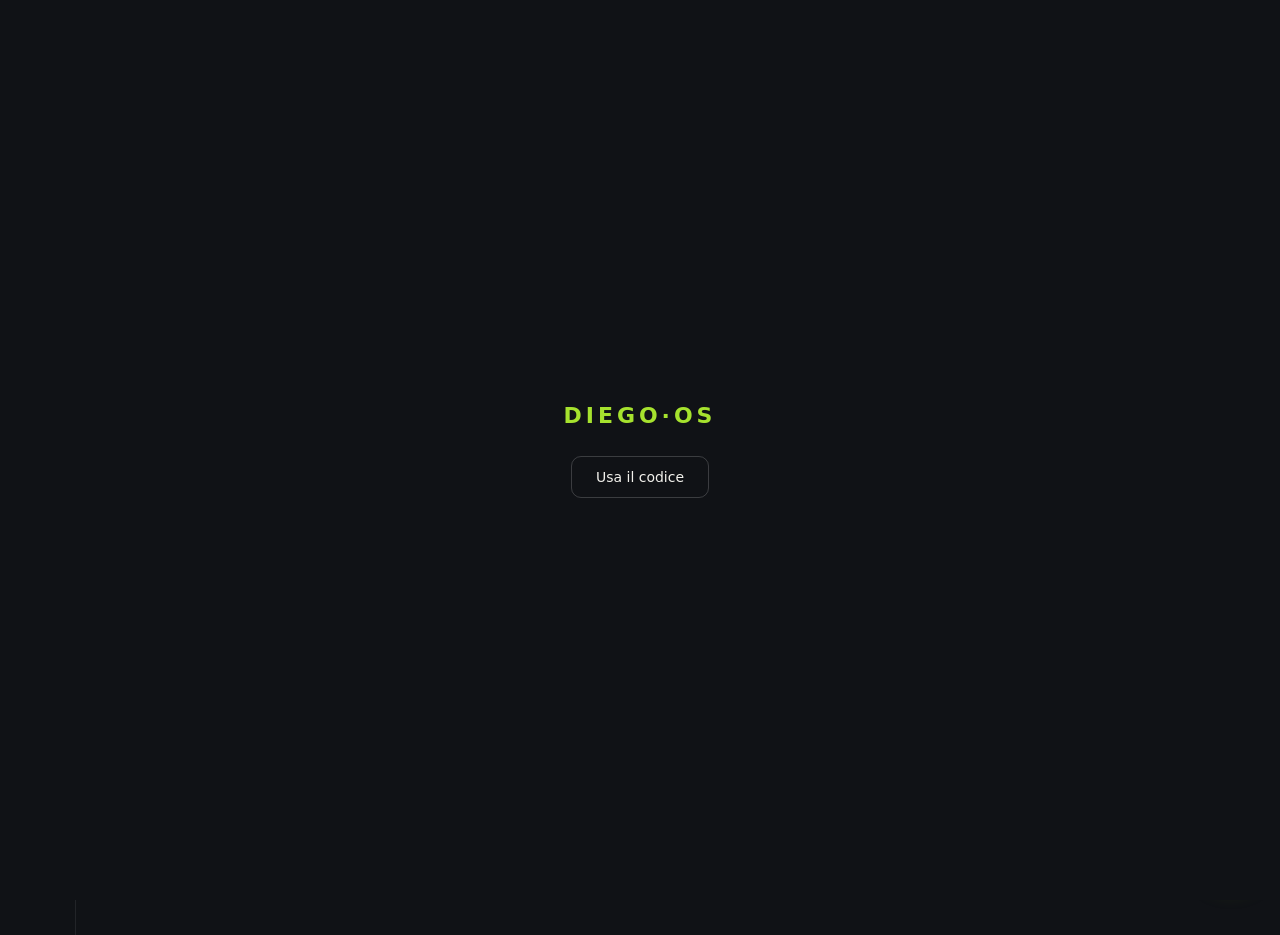
<file: index-v1-superata.html>
<!doctype html>
<html lang="it">
<head>
<meta charset="utf-8">
<meta name="viewport" content="width=device-width, initial-scale=1, viewport-fit=cover">
<title>Diego · OS</title>
<meta name="theme-color" content="#101216">
<link rel="manifest" href="manifest.webmanifest">
<link rel="apple-touch-icon" href="icona-180.png">
<style>
  /* ─────────────────────────  tokens  ───────────────────────── */
  :root{
    --page:#101216; --surface:#16181d; --surface-2:#1c1f25;
    --ink:#f2f1ec; --ink-2:#b9b7ae; --muted:#85837c;
    --hairline:rgba(255,255,255,.08); --grid:#262a31; --baseline:#3a3f47;
    --accent:#a6e22e;            /* verde acido: solo chrome UI, mai dati */
    --accent-dim:#7ab510;
    --fineco:#3987e5; --intesa:#199e70;
    /* gruppi di spesa (palette categorica validata su --surface) */
    --g1:#3987e5; --g2:#199e70; --g3:#c98500; --g4:#9085e9; --g5:#d55181;
    --good:#0ca30c; --warning:#fab219; --serious:#ec835a; --critical:#d03b3b;
    --disp:"Futura","Avenir Next Condensed","Avenir Next",system-ui,sans-serif;
    --sans:system-ui,-apple-system,"Segoe UI",sans-serif;
  }
  *{box-sizing:border-box}
  body{margin:0;background:var(--page);color:var(--ink);font:14px/1.5 var(--sans);-webkit-font-smoothing:antialiased}

  .shell{display:grid;grid-template-columns:76px 1fr;min-height:100vh}
  .dock{border-right:1px solid var(--hairline);padding:18px 0;display:flex;flex-direction:column;
        align-items:center;gap:6px;position:sticky;top:0;height:100vh}
  .dock .mark{font:700 15px/1 var(--disp);letter-spacing:.18em;color:var(--accent);
              writing-mode:vertical-rl;transform:rotate(180deg);margin-bottom:18px;user-select:none}
  .mod{width:52px;height:52px;border-radius:14px;border:1px solid transparent;display:flex;
       flex-direction:column;align-items:center;justify-content:center;gap:1px;
       font-size:18px;cursor:pointer;color:var(--muted);background:none;position:relative}
  .mod .lbl{font:700 7.5px var(--disp);letter-spacing:.14em}
  .mod:hover{background:var(--surface-2)}
  .mod.active{border-color:var(--hairline);background:var(--surface);color:var(--ink)}
  .mod.active::before{content:"";position:absolute;left:-16px;width:3px;height:22px;background:var(--accent);border-radius:2px}
  .mod.soon{opacity:.38;cursor:default}
  .mod .tip{position:absolute;left:56px;top:50%;transform:translateY(-50%);background:var(--surface-2);
       border:1px solid var(--hairline);border-radius:6px;padding:3px 9px;font-size:12px;color:var(--ink-2);
       white-space:nowrap;opacity:0;pointer-events:none;transition:opacity .12s;z-index:30}
  .mod:hover .tip{opacity:1}

  main{padding:26px 34px 60px;max-width:1340px}
  header.top{display:flex;align-items:baseline;gap:16px;margin-bottom:22px}
  .saluto{font:600 26px/1.1 var(--disp)}
  .data-oggi{color:var(--muted);font-size:13px}
  .stato{margin-left:auto;display:flex;align-items:center;gap:7px;color:var(--ink-2);font-size:12.5px}
  .stato .dot{width:7px;height:7px;border-radius:50%;background:var(--good)}

  .scheda{background:var(--surface);border:1px solid var(--hairline);border-radius:16px;overflow:hidden}
  .scheda-head{display:flex;align-items:center;gap:14px;padding:14px 22px;border-bottom:1px solid var(--hairline);flex-wrap:wrap}
  .scheda-head .titolo{font:600 13px/1 var(--disp);letter-spacing:.22em;color:var(--ink-2)}
  nav.tabs{margin-left:auto;display:flex;gap:2px;flex-wrap:nowrap;overflow-x:auto;
     -webkit-overflow-scrolling:touch;scrollbar-width:none;max-width:100%}
  nav.tabs::-webkit-scrollbar{display:none}
  nav.tabs button{flex:none}
  nav.tabs button{background:none;border:0;color:var(--muted);font:500 13px var(--sans);padding:8px 13px;border-radius:8px;cursor:pointer;position:relative}
  nav.tabs button:hover{color:var(--ink-2);background:var(--surface-2)}
  nav.tabs button.on{color:var(--ink);background:var(--surface-2);box-shadow:inset 0 -2px 0 var(--accent)}
  .badge{position:absolute;top:2px;right:2px;min-width:16px;height:16px;border-radius:8px;background:var(--accent);
         color:#101216;font:700 10px/16px var(--sans);text-align:center;padding:0 4px}
  .pane{display:none;padding:24px 22px}
  .pane.on{display:block}

  /* KPI row (stile CFO) */
  .kpis{display:grid;grid-template-columns:repeat(auto-fit,minmax(150px,1fr));gap:10px;margin-bottom:22px}
  .kpi{border:1px solid var(--hairline);border-radius:10px;padding:10px 13px;background:var(--page)}
  .kpi .l{color:var(--muted);font-size:11px;letter-spacing:.04em;text-transform:uppercase}
  .kpi .v{font:600 19px/1.3 var(--sans);margin-top:2px}
  .kpi .d{font-size:11.5px;margin-top:1px;color:var(--muted)}
  .kpi .d.up{color:var(--good)} .kpi .d.down{color:var(--serious)}
  .kpi.watch{border-color:rgba(250,178,25,.35)} .kpi.alert{border-color:rgba(208,59,59,.5)}

  .hero-row{display:flex;gap:28px;align-items:flex-end;flex-wrap:wrap;margin-bottom:20px}
  .hero .lbl{color:var(--muted);font-size:12.5px}
  .hero .val{font:600 48px/1.05 var(--sans);letter-spacing:-.01em}
  .hero .nota{color:var(--ink-2);font-size:12.5px;margin-top:6px}

  .tiles{display:grid;grid-template-columns:repeat(auto-fit,minmax(200px,1fr));gap:12px;margin-bottom:22px}
  .tile{border:1px solid var(--hairline);border-radius:12px;padding:14px 16px;background:var(--page)}
  .tile .lbl{color:var(--muted);font-size:12px;display:flex;align-items:center;gap:7px}
  .tile .key{width:9px;height:9px;border-radius:3px;flex:none}
  .tile .val{font:600 24px/1.2 var(--sans);margin:4px 0 2px}
  .tile .sub{color:var(--muted);font-size:11.5px}
  .tile svg{display:block;margin-top:8px}
  .tile .warn{font-size:11.5px;margin-top:6px}

  .chartbox{border:1px solid var(--hairline);border-radius:12px;background:var(--page);padding:18px 18px 10px;position:relative;margin-bottom:18px}
  .chartbox h3{margin:0 0 2px;font:600 14px var(--sans)}
  .chartbox .sub{color:var(--muted);font-size:12px;margin-bottom:10px}
  .legend{position:absolute;top:18px;right:18px;display:flex;gap:14px;font-size:12px;color:var(--ink-2);flex-wrap:wrap}
  .legend .k{display:flex;align-items:center;gap:6px}
  .legend .sw{width:14px;height:3px;border-radius:2px}
  .legend .sq{width:10px;height:10px;border-radius:3px}
  .ttip{position:absolute;pointer-events:none;background:var(--surface-2);border:1px solid var(--hairline);
     border-radius:8px;padding:8px 11px;font-size:12px;color:var(--ink-2);display:none;z-index:20;min-width:150px}
  .ttip .t{color:var(--muted);font-size:11px;margin-bottom:4px}
  .ttip .r{display:flex;justify-content:space-between;gap:14px}
  .ttip .r b{color:var(--ink);font-variant-numeric:tabular-nums}
  .avvisi{margin-top:12px;display:flex;flex-direction:column;gap:5px}
  .avviso{font-size:12.5px;color:var(--ink-2);display:flex;gap:8px;align-items:center}

  table{width:100%;border-collapse:collapse;font-variant-numeric:tabular-nums}
  th{font:600 11px var(--sans);letter-spacing:.08em;text-transform:uppercase;color:var(--muted);
     text-align:left;padding:8px 10px;border-bottom:1px solid var(--hairline);white-space:nowrap}
  td{padding:7px 10px;border-bottom:1px solid var(--hairline);font-size:13px;color:var(--ink-2)}
  td.num,th.num{text-align:right}
  .pos{color:var(--good)} .negv{color:var(--critical)}
  tr:hover td{background:var(--surface-2)}
  .colonne{display:grid;grid-template-columns:repeat(auto-fit,minmax(280px,1fr));gap:22px}
  h3.sez{font:600 12px var(--disp);letter-spacing:.18em;color:var(--ink-2);margin:0 0 10px}

  /* filtri / controlli */
  .controls{display:flex;gap:8px;flex-wrap:wrap;margin-bottom:14px;align-items:center}
  .controls label{color:var(--muted);font-size:12px}
  select,input.filtro{background:var(--page);border:1px solid var(--hairline);border-radius:8px;
     color:var(--ink);font:13px var(--sans);padding:7px 10px;outline:none}
  select:focus,input.filtro:focus{border-color:var(--accent)}
  button.azione{background:var(--accent);border:0;border-radius:8px;color:#101216;font:600 12.5px var(--sans);
     padding:8px 14px;cursor:pointer}
  button.azione:hover{background:var(--accent-dim)}
  button.ghost{background:none;border:1px solid var(--hairline);border-radius:8px;color:var(--ink-2);
     font:500 12.5px var(--sans);padding:7px 12px;cursor:pointer}
  button.ghost:hover{border-color:var(--accent);color:var(--ink)}

  /* pivot */
  .pivotwrap{overflow-x:auto;border:1px solid var(--hairline);border-radius:12px;background:var(--page)}
  .pivotwrap table{min-width:640px}
  .pivotwrap th:first-child, .pivotwrap td:first-child{position:sticky;left:0;background:var(--page);color:var(--ink)}
  .pivotwrap tr.tot td{border-top:1px solid var(--baseline);font-weight:600;color:var(--ink)}
  .pivotwrap td.heat{position:relative}

  /* inbox */
  .inbox-row{display:grid;grid-template-columns:70px 1fr 90px 110px minmax(180px,220px) 90px;
     gap:10px;align-items:center;padding:9px 6px;border-bottom:1px solid var(--hairline);font-size:13px}
  .inbox-row:hover{background:var(--surface-2)}
  .inbox-row .desc{color:var(--ink)}
  .inbox-head{display:flex;gap:10px;align-items:center;margin-bottom:14px;flex-wrap:wrap}
  .inbox-vuota{color:var(--muted);padding:30px;text-align:center}

  /* chat */
  .chatwrap{max-width:720px}
  #chatlog{display:flex;flex-direction:column;gap:10px;min-height:220px;max-height:420px;overflow-y:auto;padding:4px 2px;margin-bottom:14px}
  .msg{max-width:85%;padding:9px 13px;border-radius:12px;font-size:13.5px;white-space:pre-wrap}
  .msg.user{align-self:flex-end;background:var(--surface-2);border:1px solid var(--hairline)}
  .msg.bot{align-self:flex-start;background:var(--page);border:1px solid var(--hairline);color:var(--ink-2)}
  .msg.bot strong{color:var(--ink)}
  .chatline{display:flex;gap:8px}
  .chatline input{flex:1;background:var(--page);border:1px solid var(--hairline);border-radius:10px;
      padding:11px 14px;color:var(--ink);font:14px var(--sans);outline:none}
  .chatline input:focus{border-color:var(--accent)}

  /* ───────── restyle: micro-interazioni e profondità ───────── */
  main{background:radial-gradient(1100px 380px at 18% -8%, rgba(166,226,46,.045), transparent)}
  .pane.on{animation:fadein .18s ease-out}
  @keyframes fadein{from{opacity:0;transform:translateY(4px)}to{opacity:1;transform:none}}
  .tile,.kpi,.chartbox{transition:border-color .15s, transform .15s}
  .tile:hover,.kpi:hover{border-color:rgba(166,226,46,.28);transform:translateY(-1px)}
  button.azione,button.ghost{transition:all .13s}
  button.azione:active{transform:scale(.97)}
  ::-webkit-scrollbar{width:10px;height:10px}
  ::-webkit-scrollbar-thumb{background:var(--baseline);border-radius:5px;border:2px solid var(--page)}
  ::-webkit-scrollbar-track{background:transparent}
  .badge{animation:pop .3s ease-out}
  @keyframes pop{from{transform:scale(.4)}to{transform:scale(1)}}
  :focus-visible{outline:2px solid var(--accent);outline-offset:2px;border-radius:6px}

  /* segmented control M/T/S */
  .seg{display:inline-flex;border:1px solid var(--hairline);border-radius:9px;overflow:hidden}
  .seg button{background:none;border:0;color:var(--muted);font:600 12px var(--sans);
     padding:7px 14px;cursor:pointer}
  .seg button.on{background:var(--surface-2);color:var(--accent)}

  /* riga da validare */
  .vbadge{display:inline-block;width:9px;height:9px;border-radius:50%;
     border:1.5px solid var(--warning);cursor:pointer;vertical-align:middle}
  .vbadge:hover{background:var(--warning)}
  .vbadge.ok{border-color:var(--good);background:var(--good);cursor:default;opacity:.5}

  /* widget Alfred (globale) */
  #alfred-fab{position:fixed;right:22px;bottom:22px;width:54px;height:54px;border-radius:50%;
     background:var(--accent);color:#101216;border:0;font-size:24px;cursor:pointer;z-index:90;
     box-shadow:0 6px 24px rgba(166,226,46,.35);transition:transform .15s}
  #alfred-fab:hover{transform:scale(1.07)}
  #alfred-panel{position:fixed;right:22px;bottom:86px;width:380px;max-width:calc(100vw - 44px);
     height:520px;max-height:calc(100vh - 130px);background:var(--surface);z-index:91;
     border:1px solid var(--hairline);border-radius:16px;display:none;flex-direction:column;
     box-shadow:0 18px 60px rgba(0,0,0,.5);overflow:hidden}
  #alfred-panel.open{display:flex;animation:fadein .16s ease-out}
  .ap-head{display:flex;align-items:center;gap:9px;padding:12px 15px;border-bottom:1px solid var(--hairline)}
  .ap-head .nome{font:600 13px var(--disp);letter-spacing:.16em}
  .ap-head .ctx{color:var(--muted);font-size:11px;margin-left:auto}
  .ap-head button{background:none;border:0;color:var(--muted);cursor:pointer;font-size:15px;padding:3px 6px;border-radius:6px}
  .ap-head button:hover{color:var(--ink);background:var(--surface-2)}
  .ap-head button.on{color:var(--accent)}
  #ap-log{flex:1;overflow-y:auto;padding:12px;display:flex;flex-direction:column;gap:9px}
  #ap-log .giorno{text-align:center;color:var(--muted);font-size:10.5px;letter-spacing:.08em;margin:6px 0 2px}
  .ap-line{display:flex;gap:8px;padding:10px 12px;border-top:1px solid var(--hairline);align-items:center}
  .ap-line input{flex:1;background:var(--page);border:1px solid var(--hairline);border-radius:10px;
     padding:10px 13px;color:var(--ink);font:13.5px var(--sans);outline:none}
  .ap-line input:focus{border-color:var(--accent)}
  #ap-mic{width:40px;height:40px;border-radius:50%;border:1px solid var(--hairline);
     background:var(--page);color:var(--ink-2);font-size:17px;cursor:pointer;flex:none}
  #ap-mic.rec{background:var(--critical);color:#fff;border-color:var(--critical);animation:pulse 1s infinite}
  @keyframes pulse{50%{box-shadow:0 0 0 8px rgba(208,59,59,.25)}}
  #ap-send{width:40px;height:40px;border-radius:50%;border:0;background:var(--accent);
     color:#101216;font-size:16px;cursor:pointer;flex:none;font-weight:700}

  /* periodo T/S: colonne affiancate */
  .period-grid{overflow-x:auto}
  .period-grid table{min-width:560px}
  .period-grid td.mcol,.period-grid th.mcol{text-align:right;min-width:96px}
  .period-grid tr.sep td{border-top:1px solid var(--baseline)}

  /* ───────────────────────── mobile ─────────────────────────
     La dock diventa una tab bar fissa in basso, stile app nativa.
     Tutto il resto si impila in colonna e niente sfora in orizzontale. */
  @media (max-width:760px){
    .shell{grid-template-columns:1fr}

    /* dock: barra fissa in basso, icone distribuite, safe-area iOS */
    .dock{position:fixed;bottom:0;left:0;right:0;top:auto;height:auto;min-height:58px;
          flex-direction:row;justify-content:space-around;align-items:center;gap:0;
          background:#16181d;border-right:0;border-top:1px solid var(--hairline);
          padding:6px 8px calc(8px + env(safe-area-inset-bottom));z-index:80}
    .dock .mark{display:none}                 /* logo verticale: via su mobile */
    .dock>div{display:none}                   /* spacer flessibile inutile in riga */
    .mod .tip{display:none}                   /* tooltip hover: non esistono al tocco */
    .mod{width:46px;height:46px;font-size:17px}
    .mod .lbl{font-size:7px}                  /* etichette sotto le icone: restano */
    .mod.active::before{left:50%;top:-7px;transform:translateX(-50%);width:22px;height:3px}

    /* il contenuto non deve finire sotto la barra; min-width:0 evita che
       tabelle e controlli allarghino l'item di griglia oltre lo schermo */
    main{padding:16px 12px calc(80px + env(safe-area-inset-bottom));max-width:none;min-width:0}
    .scheda,.pane,nav.tabs,.chartbox,.colonne{min-width:0}
    #mese-view{overflow-x:auto;-webkit-overflow-scrolling:touch}

    /* testata scheda in colonna, tabs a tutta larghezza (scorrono, non vanno a capo) */
    .scheda-head{flex-direction:column;align-items:stretch;gap:8px;padding:12px 14px}
    nav.tabs{margin-left:0;width:100%}

    /* niente zoom automatico iOS al focus: 16px su tutti i campi */
    input,select,textarea{font-size:16px}

    /* KPI su due colonne, hero piu compatto, colonne impilate */
    .kpis{grid-template-columns:repeat(2,1fr)}
    .hero .val{font-size:34px}
    .colonne{grid-template-columns:1fr!important}
    .inbox-row{grid-template-columns:1fr 90px;grid-auto-rows:auto}
    .legend{position:static;margin-bottom:8px}

    /* tabelle nude (fuori da .pivotwrap): scorrono da sole invece di sfondare */
    .pane table:not(.pivotwrap table):not(.period-grid table),#scheda-track table{
      display:block;overflow-x:auto;-webkit-overflow-scrolling:touch;max-width:100%}

    /* Alfred: pannello a schermo intero, FAB sopra la dock */
    #alfred-panel{inset:0;width:auto;height:auto;max-width:none;max-height:none;border-radius:0}
    .ap-line{padding-bottom:calc(10px + env(safe-area-inset-bottom))}
    #alfred-fab{right:16px;bottom:calc(74px + env(safe-area-inset-bottom))}
  }
</style>
</head>
<body>
<div style="background:#4a3200;color:#ffd27a;padding:10px 16px;font:600 13px system-ui;text-align:center;position:relative;z-index:999">Questa dashboard è SUPERATA: la nuova sede è <a href="salute.html" style="color:#ffe4a8">salute.html</a>. Resta qui solo come riserva.</div>
<div class="shell">
  <aside class="dock">
    <div class="mark">DIEGO·OS</div>
    <button class="mod active" data-mod="tesoreria" title="Tesoreria">◈<span class="lbl">SOLDI</span><span class="tip">Tesoreria</span></button>
    <button class="mod" data-mod="track" title="Track">⚡<span class="lbl">TRACK</span><span class="tip">Corpo · dieta · WOD</span></button><a href="salute.html" class="mod" title="Health" style="text-decoration:none">♥<span class="lbl">HEALTH</span><span class="tip">Health — dettaglio</span></a><a href="psicologa.html" class="mod" title="Psicologa" style="text-decoration:none">🧠<span class="lbl">PSI</span><span class="tip">Appunti per la psicologa</span></a>
    <button class="mod soon">▲<span class="lbl">RACE</span><span class="tip">Racing — presto</span></button>
    <button class="mod soon">⌂<span class="lbl">CASA</span><span class="tip">Casa — presto</span></button>
    <button class="mod soon">✈<span class="lbl">VOLO</span><span class="tip">Volo — presto</span></button>
    <div style="flex:1"></div>
    <button class="mod" onclick="dosLogout()" title="Esci" style="font-size:15px">⏻<span class="tip">Esci</span></button>
  </aside>

  <main>
    <header class="top">
      <div class="saluto" id="saluto">Ciao, Diego</div>
      <div class="data-oggi" id="oggi"></div>
      <div class="stato"><span class="dot"></span>Alfred è in ascolto</div>
    </header>

    <section class="scheda">
      <div class="scheda-head">
        <span class="titolo">TESORERIA</span>
        <nav class="tabs">
          <button class="on" data-pane="mese">Mese</button>
          <button data-pane="quadro">Quadro</button>
          <button data-pane="inbox">Inbox<span class="badge" id="inbox-badge" style="display:none">0</span></button>
          <button data-pane="analisi">Analisi</button>
          <button data-pane="obiettivi">Obiettivi</button>
          <button data-pane="dati">Dati ⌗</button>
          <button data-pane="scenari">Scenari</button>
          <button data-pane="fisco">Fisco &amp; debiti</button>
        </nav>
      </div>

      <!-- ══════════ MESE (la vista xls) ══════════ -->
      <div class="pane on" id="pane-mese">
        <div class="controls">
          <button class="ghost" id="m-prev">‹</button>
          <span id="m-label" style="font:600 15px var(--disp);letter-spacing:.06em;min-width:150px;text-align:center"></span>
          <button class="ghost" id="m-next">›</button>
          <span style="width:10px"></span>
          <span class="seg" id="m-seg">
            <button class="on" data-per="1">Mese</button>
            <button data-per="3">Trimestre</button>
            <button data-per="6">Semestre</button>
          </span>
          <span style="width:10px"></span>
          <span id="m-accounts"></span>
          <span style="flex:1"></span>
          <button class="azione" id="valida-mese" style="display:none"></button>
        </div>
        <div style="color:var(--muted);font-size:11.5px;margin:-6px 0 12px">✓ fatta · ⏳ da pagare (paga alla scadenza) · 🔴 scaduta · 📅 in agenda · ⚙ prevista dal motore · <span class="vbadge" style="cursor:default"></span> da validare (clicca per confermare il numero)</div>
        <div id="mese-view"></div>
      </div>

      <!-- ══════════ QUADRO ══════════ -->
      <div class="pane" id="pane-quadro">
        <div class="hero-row">
          <div class="hero">
            <div class="lbl">Liquidità sui conti, oggi</div>
            <div class="val" id="hero">—</div>
            <div class="nota" id="hero-nota"></div>
          </div>
        </div>
        <div class="chartbox" style="margin-bottom:18px;padding-bottom:14px">
          <h3>🎩 Alfred segnala</h3>
          <div id="insights" style="display:flex;flex-direction:column;gap:7px;margin-top:8px"></div>
        </div>

        <div class="kpis" id="kpis"></div>

        <div class="colonne" style="margin-bottom:22px">
          <div class="chartbox" style="margin:0">
            <h3>🔔 Scadenze — prossimi 14 giorni</h3>
            <div class="sub">pianificate, rate, addebiti carta e fisco — con gli arretrati in cima</div>
            <div id="scadenze"></div>
          </div>
          <div class="chartbox" style="margin:0">
            <h3>📏 Regole &amp; obiettivi</h3>
            <div class="sub">il mese in corso — dettagli nel tab Obiettivi</div>
            <div id="regole-mini"></div>
          </div>
        </div>

        <div class="tiles" id="tiles"></div>

        <div class="chartbox">
          <h3>Cash flow mensile</h3>
          <div class="sub">entrate e uscite consolidate, ultimi 12 mesi — la linea è il netto</div>
          <div class="legend" id="cf-legend"></div>
          <div id="cashflow"></div>
          <div class="ttip" id="cf-tip"></div>
        </div>

        <div class="chartbox">
          <h3>Saldo di fine mese</h3>
          <div class="sub">9 mesi consolidati + 6 di previsione</div>
          <div class="legend" id="legend"></div>
          <div id="chart"></div>
          <div class="ttip" id="tooltip"></div>
          <div class="avvisi" id="avvisi"></div>
        </div>
      </div>

      <!-- ══════════ INBOX ══════════ -->
      <div class="pane" id="pane-inbox">
        <div class="inbox-head">
          <span style="color:var(--ink-2);font-size:13px">Ogni nuovo movimento passa da qui: Alfred propone <b>tutto</b> (conto, categoria, tipo, aggancio al budget) — tu accetti o correggi. Le correzioni diventano regole.</span>
          <span style="flex:1"></span>
          <label style="color:var(--muted);font-size:12px"><input type="checkbox" id="learn" checked> impara dalle correzioni</label>
          <button class="azione" id="accetta-tutte">Accetta tutte</button>
        </div>
        <div id="inbox-list"></div>

        <h3 class="sez" style="margin-top:26px">🧠 OTTIMIZZAZIONI DEL PLANNER — Alfred propone, tu decidi</h3>
        <div style="color:var(--muted);font-size:12px;margin-bottom:10px">
          Confronto pianificato vs realtà (≥3 osservazioni): importi/giorni da aggiornare,
          ricorrenti sparite, nuovi pattern da scadenzare. Applicando, si aggiornano
          previsioni, proiezioni e scadenzario — tutti i cruscotti.</div>
        <div id="ottimizzazioni"></div>
        <div id="ricorrenti-list" style="display:none"></div>

        <h3 class="sez" style="margin-top:26px">RICORRENTI ATTIVE</h3>
        <div id="regole-ricorrenti"></div>
      </div>

      <!-- ══════════ ANALISI ══════════ -->
      <div class="pane" id="pane-analisi">
        <div class="chartbox">
          <h3>Uscite per gruppo, mese su mese</h3>
          <div class="sub">consolidato, ultimi 12 mesi</div>
          <div class="legend" id="gr-legend"></div>
          <div id="gruppi-chart"></div>
          <div class="ttip" id="gr-tip"></div>
        </div>

        <div class="colonne" style="margin-bottom:20px">
          <div class="chartbox" style="margin:0">
            <h3>Top categorie del mese</h3>
            <div class="sub" id="topcat-sub"></div>
            <div id="topcat"></div>
          </div>
          <div class="chartbox" style="margin:0">
            <h3>Previsto vs reale</h3>
            <div class="sub">ultimi 3 mesi chiusi, per conto</div>
            <div id="bva"></div>
          </div>
        </div>

        <h3 class="sez">VISTA PIVOT — dividi come vuoi</h3>
        <div class="controls">
          <label>Righe</label>
          <select id="p-rows">
            <option value="categoria">Categoria</option>
            <option value="gruppo" selected>Gruppo</option>
            <option value="conto">Conto</option>
            <option value="tipo">Tipo (fissa/variabile)</option>
            <option value="stato">Stato</option>
          </select>
          <label>Colonne</label>
          <select id="p-cols">
            <option value="ym" selected>Mese</option>
            <option value="conto">Conto</option>
            <option value="stato">Stato</option>
            <option value="tipo">Tipo</option>
          </select>
          <label>Misura</label>
          <select id="p-val">
            <option value="uscite" selected>Uscite</option>
            <option value="entrate">Entrate</option>
            <option value="netto">Netto</option>
          </select>
          <label>Periodo</label>
          <select id="p-months">
            <option value="6">6 mesi</option>
            <option value="12" selected>12 mesi</option>
            <option value="18">18 mesi</option>
          </select>
          <label><input type="checkbox" id="p-cons" checked> solo consolidato</label>
        </div>
        <div class="pivotwrap"><table id="pivot"></table></div>
      </div>

      <!-- ══════════ OBIETTIVI ══════════ -->
      <div class="pane" id="pane-obiettivi">
        <div class="controls">
          <select id="ob-kind">
            <option value="budget_categoria">Budget categoria</option>
            <option value="budget_totale">Tetto totale mensile</option>
            <option value="risparmio_mensile">Metti da parte / mese</option>
            <option value="obiettivo">Obiettivo con scadenza</option>
            <option value="no_dilazioni">No dilazioni</option>
          </select>
          <input class="filtro" id="ob-amount" placeholder="importo €" style="width:110px">
          <select id="ob-cat" style="display:inline-block"><option value="">categoria…</option></select>
          <input class="filtro" id="ob-name" placeholder="nome (per obiettivi)" style="width:160px;display:none">
          <input class="filtro" id="ob-date" type="month" style="display:none">
          <button class="azione" id="ob-add">Aggiungi regola</button>
          <span style="color:var(--muted);font-size:12px">…o dillo ad Alfred: "non spendere più di 400 di ristoranti"</span>
        </div>
        <div id="obiettivi-list" style="max-width:760px"></div>
      </div>

      <!-- ══════════ DATI: la vista DB stile foglio ══════════ -->
      <div class="pane" id="pane-dati">
        <div class="controls">
          <input class="filtro" id="g-search" placeholder="cerca in tutto…" style="min-width:200px">
          <select id="g-conto"><option value="">Conto</option></select>
          <select id="g-cat"><option value="">Categoria</option></select>
          <select id="g-stato"><option value="">Stato</option><option value="actual">consolidato</option><option value="planned">pianificato</option></select>
          <select id="g-ver"><option value="">Validazione</option><option value="1">validati</option><option value="0">da validare</option></select>
          <select id="g-mese"><option value="">Mese</option></select>
          <span style="flex:1"></span>
          <label class="ghost" style="cursor:pointer;padding:7px 12px">🏦 importa estratto
            <input type="file" id="g-bank" accept=".csv,.xlsx,.xls" style="display:none"></label>
          <select id="g-bank-acc" style="font-size:12px"></select>
          <button class="ghost" id="g-export">⇩ CSV</button>
          <span id="g-stats" style="color:var(--muted);font-size:12px"></span>
        </div>
        <div id="g-riconc" style="display:none;border:1px solid rgba(166,226,46,.35);border-radius:12px;padding:14px 16px;margin-bottom:12px;background:var(--page)">
          <div style="display:flex;align-items:center;gap:12px;margin-bottom:8px">
            <b style="color:var(--ink)">🏦 Differenziale estratto conto</b>
            <span id="g-riconc-sum" style="color:var(--muted);font-size:12.5px"></span>
            <span style="flex:1"></span>
            <button class="azione" id="g-riconc-ok">Applica</button>
            <button class="ghost" id="g-riconc-no">Scarta</button>
          </div>
          <div id="g-riconc-list" style="max-height:300px;overflow-y:auto"></div>
        </div>
        <div id="g-bulk" class="controls" style="display:none;background:var(--surface-2);border-radius:10px;padding:8px 12px">
          <span id="g-selcount" style="color:var(--accent);font-weight:600;font-size:12.5px"></span>
          <button class="ghost gb" data-act="verify">✓ Valida</button>
          <button class="ghost gb" data-act="status-actual">→ consolidato</button>
          <button class="ghost gb" data-act="status-planned">→ pianificato</button>
          <select id="gb-cat" style="font-size:12px"><option value="">categoria…</option></select>
          <select id="gb-conto" style="font-size:12px"><option value="">conto…</option></select>
          <button class="ghost gb" data-act="delete" style="color:var(--critical)">🗑 Elimina</button>
        </div>
        <div class="pivotwrap" style="max-height:64vh;overflow-y:auto">
          <table id="grid"><thead></thead><tbody></tbody></table>
        </div>
        <div style="color:var(--muted);font-size:11.5px;margin-top:8px">
          Doppio click su una cella per modificarla (Invio salva, Esc annulla) · click sull'intestazione per ordinare · checkbox per le azioni in blocco. Ogni modifica è immediata sul database.</div>
      </div>

      <!-- ══════════ SCENARI: vista doppia what-if ══════════ -->
      <div class="pane" id="pane-scenari">
        <div class="controls">
          <select id="sc-account"></select>
          <select id="sc-horizon"><option value="6">6 mesi</option><option value="12" selected>12 mesi</option><option value="18">18 mesi</option></select>
          <span style="flex:1"></span>
          <select id="sc-saved"><option value="">scenari salvati…</option></select>
          <input class="filtro" id="sc-name" placeholder="nome scenario" style="width:150px">
          <button class="azione" id="sc-save">Salva</button>
          <button class="ghost" id="sc-delete">🗑</button>
        </div>
        <div class="colonne" style="grid-template-columns:340px 1fr;align-items:start">
          <div class="chartbox" style="margin:0">
            <h3>Mosse dello scenario</h3>
            <div class="sub">aggiungi ipotesi: vendite, spese, entrate, rinvii</div>
            <div id="sc-moves"></div>
            <div style="display:flex;gap:6px;flex-wrap:wrap;margin-top:10px">
              <select id="scm-segno" style="width:84px"><option value="1">entra</option><option value="-1">esce</option></select>
              <input class="filtro" id="scm-importo" placeholder="importo" style="width:90px">
              <input class="filtro" id="scm-mese" type="month" style="width:150px">
            </div>
            <div style="display:flex;gap:6px;margin-top:6px">
              <input class="filtro" id="scm-desc" placeholder="descrizione (es. vendo postazione)" style="flex:1">
              <button class="azione" id="scm-add">+</button>
            </div>
            <div style="color:var(--muted);font-size:11.5px;margin-top:10px">💡 puoi anche chiedere ad Alfred: "e se vendo la postazione a settembre per 18150?"</div>
          </div>
          <div>
            <div class="chartbox" style="margin-bottom:14px">
              <h3>Base vs scenario</h3>
              <div class="sub" id="sc-sub">saldo di fine mese — linea piena = con scenario, tratteggiata = base</div>
              <div class="legend" id="sc-legend"></div>
              <div id="sc-chart"></div>
              <div class="ttip" id="sc-tip"></div>
            </div>
            <div class="kpis" id="sc-kpis"></div>
            <div class="pivotwrap"><table id="sc-table"></table></div>
          </div>
        </div>
      </div>

      <!-- ══════════ FISCO ══════════ -->
      <div class="pane" id="pane-fisco">
        <div class="colonne" style="margin-bottom:22px">
          <div><h3 class="sez">SCADENZE TASSE — operative</h3>
            <div class="controls" style="margin-bottom:8px">
              <label style="color:var(--muted);font-size:12px">Accantonamento</label>
              <input class="filtro" id="tax-rate" style="width:64px" placeholder="%">
              <button class="ghost" id="tax-rate-set">Imposta %</button>
            </div>
            <table><tbody id="tasse"></tbody></table>
            <div style="color:var(--muted);font-size:11px;margin-top:6px">⋯ su ogni scadenza: rateizza (scegli n. rate e mora %), rinvia (+mesi e mora), segna pagata. Anche via Alfred: "accantona il 30% per le tasse".</div>
          </div>
          <div><h3 class="sez">DEBITI</h3><table><tbody id="debiti"></tbody></table></div>
          <div><h3 class="sez">ABBONAMENTI</h3><table><tbody id="abbo"></tbody></table></div>
        </div>
        <div class="colonne">
          <div class="chartbox" style="margin:0">
            <h3>Cassa tasse</h3>
            <div class="sub">accantonamenti dalle fatture vs pagamenti (saldo/acconti) — come il foglio P.IVA CASH FLOW</div>
            <table><thead><tr><th>Mese</th><th class="num">Accant.</th><th class="num">Pagato</th><th class="num">Cassa</th></tr></thead>
            <tbody id="cassa-tasse"></tbody></table>
          </div>
          <div>
            <div class="chartbox" style="margin-bottom:14px">
              <h3>Reddito netto mensile</h3>
              <div class="sub">(lordo − 30% tasse − commercialista) ÷ 14 — come il foglio</div>
              <div id="reddito-netto" style="font:600 32px var(--sans);margin-top:6px">—</div>
              <div id="fatturato-anni" style="color:var(--muted);font-size:12px;margin-top:8px"></div>
            </div>
            <div class="chartbox" style="margin:0">
              <h3>Asset liquidabili</h3>
              <div class="sub">se serve cassa: cosa puoi vendere</div>
              <div id="asset-fisco"></div>
            </div>
          </div>
        </div>
      </div>

    </section>

    <!-- ═══════════════════ MODULO TRACK ═══════════════════ -->
    <section class="scheda" id="scheda-track" style="display:none">
      <div class="scheda-head">
        <span class="titolo">TRACK</span>
        <span class="sub" style="color:var(--muted);font-size:12px">corpo · dieta · allenamenti</span>
        <nav class="tabs" id="track-tabs">
          <button class="on" data-tpane="tquadro">Quadro</button>
          <button data-tpane="tcorpo">Corpo</button>
          <button data-tpane="tdieta">Dieta</button>
          <button data-tpane="twod">Allenamenti</button>
          <button data-tpane="tgoals">Obiettivi</button>
        </nav>
      </div>

      <!-- ── TRACK QUADRO ── -->
      <div class="pane on" id="tpane-tquadro">
        <div class="kpis" id="t-kpis"></div>
        <div class="colonne">
          <div class="chartbox" style="margin:0">
            <h3>Peso — 90 giorni</h3>
            <!-- DUPLICATO (06/09): lo stesso grafico vive in HEALTH, che e il
                 dettaglio principale del corpo. Qui resta il rimando, non una
                 seconda copia. I dati NON si spostano fra i due backend. -->
            <div class="sub">Il grafico completo del peso e in HEALTH, sotto Tendenza.</div>
            <p><a href="salute.html#corpo" style="color:var(--accent);text-decoration:none;font-weight:600">Apri Peso in HEALTH →</a></p>
          </div>
          <div>
            <div class="chartbox" style="margin-bottom:14px">
              <h3>Oggi a tavola</h3>
              <div class="sub" id="t-oggi-sub"></div>
              <div id="t-oggi"></div>
            </div>
            <div class="chartbox" style="margin:0">
              <h3>Settimana di allenamento</h3>
              <div id="t-week"></div>
            </div>
          </div>
        </div>
      </div>

      <!-- ── CORPO ── -->
      <div class="pane" id="tpane-tcorpo">
        <div class="controls">
          <select id="tm-kind"></select>
          <input class="filtro" id="tm-value" placeholder="valore" style="width:100px">
          <button class="azione" id="tm-add">Registra</button>
          <span style="color:var(--muted);font-size:12px">…o dillo ad Alfred: "peso 82,4" · "plica addome 14" · "vita 84"</span>
          <span style="flex:1"></span>
          <label class="ghost" style="cursor:pointer;padding:7px 12px">📥 importa CSV
            <input type="file" id="tm-csv" accept=".csv" style="display:none"></label>
        </div>
        <div class="colonne">
          <div><h3 class="sez">ULTIME MISURE</h3><div id="t-misure"></div></div>
          <div><h3 class="sez">STORICO</h3>
            <select id="tm-hist-kind" style="margin-bottom:10px"></select>
            <table><tbody id="t-metric-hist"></tbody></table></div>
        </div>
        <div style="color:var(--muted);font-size:11.5px;margin-top:14px">
          Integrazioni: import CSV Withings/Apple Salute già attivo (colonne <code>date,kind,value</code> o export Withings).
          API dirette Whoop · Garmin · Withings: in arrivo.</div>
      </div>

      <!-- ── DIETA ── -->
      <div class="pane" id="tpane-tdieta">
        <div class="controls">
          <select id="ml-slot"><option>colazione</option><option>pranzo</option><option>cena</option><option>spuntino</option></select>
          <input class="filtro" id="ml-desc" placeholder="cosa hai mangiato" style="min-width:220px">
          <input class="filtro" id="ml-kcal" placeholder="kcal" style="width:80px">
          <input class="filtro" id="ml-prot" placeholder="prot g" style="width:80px">
          <button class="azione" id="ml-add">Registra</button>
          <span style="color:var(--muted);font-size:12px">…o manda ad Alfred una 📸 del piatto: stima lui kcal e macro</span>
        </div>
        <div class="colonne">
          <div class="chartbox" style="margin:0">
            <h3>Calorie — ultimi 14 giorni</h3>
            <!-- DUPLICATO (06/09): il grafico delle calorie e in HEALTH. -->
            <div class="sub">Il grafico completo delle calorie e in HEALTH, sotto Tendenza.</div>
            <p><a href="salute.html#corpo" style="color:var(--accent);text-decoration:none;font-weight:600">Apri Calorie in HEALTH →</a></p>
          </div>
          <div><h3 class="sez">DIARIO</h3><div id="t-diario"></div></div>
        </div>
      </div>

      <!-- ── ALLENAMENTI ── -->
      <div class="pane" id="tpane-twod">
        <div class="controls">
          <select id="wo-tipo"><option>crossfit</option><option>forza</option><option>corsa</option><option>bici</option><option>nuoto</option><option>altro</option></select>
          <input class="filtro" id="wo-titolo" placeholder="WOD / titolo (es. Fran)" style="width:170px">
          <input class="filtro" id="wo-score" placeholder="score (5:32, 14 round…)" style="width:150px">
          <input class="filtro" id="wo-min" placeholder="min" style="width:64px">
          <button class="azione" id="wo-add">Registra</button>
          <span style="color:var(--muted);font-size:12px">…o ad Alfred: "wod fran 5:32" · "crossfit fatto 60 min"</span>
        </div>
        <div class="colonne">
          <div><h3 class="sez">ULTIMI ALLENAMENTI</h3><table><tbody id="t-wods"></tbody></table></div>
          <div><h3 class="sez">🏆 BENCHMARK — i tuoi progressi</h3><div id="t-bench"></div></div>
        </div>
      </div>

      <!-- ── OBIETTIVI TRACK ── -->
      <div class="pane" id="tpane-tgoals">
        <div class="controls">
          <select id="tg-kind">
            <option value="peso_target">Peso target (kg)</option>
            <option value="kcal_giorno">Calorie al giorno</option>
            <option value="prot_giorno">Proteine al giorno (g)</option>
            <option value="allenamenti_settimana">Allenamenti a settimana</option>
          </select>
          <input class="filtro" id="tg-amount" placeholder="valore" style="width:100px">
          <input class="filtro" id="tg-date" type="date">
          <button class="azione" id="tg-add">Imposta</button>
          <span style="color:var(--muted);font-size:12px">…o ad Alfred: "obiettivo peso 78" · "2200 calorie al giorno" · "4 allenamenti a settimana"</span>
        </div>
        <div id="t-goals-list" style="max-width:680px"></div>
        <div style="color:var(--muted);font-size:12px;margin-top:16px">
          🔔 Con gli obiettivi attivi, Alfred ti ricorda su Telegram: pesata (8:00),
          pranzo non registrato (14:00), cena (21:00), circonferenze ogni 2-3 settimane, pliche mensili.</div>
      </div>
    </section>
  </main>
</div>

<!-- ══════════ ALFRED — ovunque, testo e voce ══════════ -->
<button id="alfred-fab" title="Parla con Alfred">🎩</button>
<div id="alfred-panel">
  <div class="ap-head">
    <span style="font-size:17px">🎩</span>
    <span class="nome">ALFRED</span>
    <span class="ctx" id="ap-ctx"></span>
    <button id="ap-tts" title="Risposte vocali">🔊</button>
    <button id="ap-close" title="Chiudi">✕</button>
  </div>
  <div id="ap-log"></div>
  <div class="ap-line">
    <button id="ap-mic" title="Tieni premuto o clicca per registrare">🎤</button>
    <input id="ap-input" placeholder="scrivi o parla…" autocomplete="off">
    <button id="ap-send" title="Invia">➤</button>
  </div>
</div>

<script>
/* ── Diego_OS cloud: accesso (passkey + codice) e instradamento API ── */
const DOS_API = 'https://icsafmrkndgdksybagky.supabase.co/functions/v1/soldi-app';
const DOS_PORTA = 'https://icsafmrkndgdksybagky.supabase.co/functions/v1/porta';
let DOS_TOKEN = localStorage.getItem('dos_token') || '';
const _dosFetch = window.fetch.bind(window);
const _b2u = b => btoa(String.fromCharCode(...new Uint8Array(b))).replace(/\+/g,'-').replace(/\//g,'_').replace(/=+$/,'');
const _u2b = s => Uint8Array.from(atob(s.replace(/-/g,'+').replace(/_/g,'/')), c => c.charCodeAt(0));
const dosBioPossibile = () => location.protocol === 'https:' && !!window.PublicKeyCredential;

function dosOverlay(msg){
  let ov = document.getElementById('dos-login');
  if (!ov){
    ov = document.createElement('div');
    ov.id = 'dos-login';
    ov.style.cssText = 'position:fixed;inset:0;background:#101216;z-index:999;display:flex;flex-direction:column;align-items:center;justify-content:center;gap:14px;font-family:system-ui;padding:20px;text-align:center';
    ov.innerHTML = '<div style="font:700 22px Futura,system-ui;letter-spacing:.18em;color:#a6e22e">DIEGO·OS</div>'
      + '<div id="dos-msg" style="color:#b9b7ae;font-size:14px;max-width:320px"></div>'
      + '<button id="dos-bio" style="display:none;background:#a6e22e;border:0;border-radius:10px;padding:13px 24px;font:600 15px system-ui;cursor:pointer">🔐 Entra con Face ID / impronta</button>'
      + '<button id="dos-cod" style="background:none;border:1px solid rgba(255,255,255,.18);border-radius:10px;padding:12px 24px;color:#f2f1ec;font:500 14px system-ui;cursor:pointer">Usa il codice</button>';
    document.body.appendChild(ov);
    document.getElementById('dos-cod').onclick = () => {
      const t = prompt('Codice di accesso Diego_OS:');
      if (t){ localStorage.setItem('dos_token', t.trim()); localStorage.setItem('app_token', t.trim()); location.reload(); }
    };
    document.getElementById('dos-bio').onclick = async () => {
      try { if (await dosAccessoBio()) location.reload(); }
      catch(e){ document.getElementById('dos-msg').textContent = 'Biometria non riuscita: usa il codice.'; }
    };
  }
  document.getElementById('dos-msg').textContent = msg || '';
  if (dosBioPossibile()){
    _dosFetch(DOS_PORTA + '/accedi/opzioni', {method:'POST'}).then(r => {
      if (r.ok) document.getElementById('dos-bio').style.display = 'block';
    }).catch(()=>{});
  }
}

async function dosAccessoBio(){
  const r = await _dosFetch(DOS_PORTA + '/accedi/opzioni', {method:'POST'});
  if (!r.ok) return false;
  const { opzioni, id_sfida } = await r.json();
  opzioni.challenge = _u2b(opzioni.challenge);
  (opzioni.allowCredentials||[]).forEach(c => c.id = _u2b(c.id));
  const cred = await navigator.credentials.get({ publicKey: opzioni });
  const risposta = {
    id: cred.id, rawId: _b2u(cred.rawId), type: cred.type,
    clientExtensionResults: cred.getClientExtensionResults(),
    response: {
      authenticatorData: _b2u(cred.response.authenticatorData),
      clientDataJSON: _b2u(cred.response.clientDataJSON),
      signature: _b2u(cred.response.signature),
      userHandle: cred.response.userHandle ? _b2u(cred.response.userHandle) : null,
    },
  };
  const v = await _dosFetch(DOS_PORTA + '/accedi/verifica', { method:'POST',
    headers:{'content-type':'application/json'},
    body: JSON.stringify({ id_sfida, risposta, dispositivo: navigator.userAgent.slice(0,80) })});
  const d = await v.json();
  if (d.token){ DOS_TOKEN = d.token; localStorage.setItem('dos_token', d.token); localStorage.setItem('app_token', d.token); return true; }
  return false;
}

async function dosAttivaBio(){
  const r = await _dosFetch(DOS_PORTA + '/registra/opzioni', { method:'POST',
    headers:{'content-type':'application/json','x-app-token':DOS_TOKEN}, body:'{}' });
  if (!r.ok) throw new Error('serve il codice (non una sessione) per attivare');
  const { opzioni, id_sfida } = await r.json();
  opzioni.challenge = _u2b(opzioni.challenge);
  opzioni.user.id = _u2b(opzioni.user.id);
  (opzioni.excludeCredentials||[]).forEach(c => c.id = _u2b(c.id));
  const cred = await navigator.credentials.create({ publicKey: opzioni });
  const risposta = {
    id: cred.id, rawId: _b2u(cred.rawId), type: cred.type,
    clientExtensionResults: cred.getClientExtensionResults(),
    response: {
      attestationObject: _b2u(cred.response.attestationObject),
      clientDataJSON: _b2u(cred.response.clientDataJSON),
      transports: cred.response.getTransports ? cred.response.getTransports() : [],
    },
  };
  const v = await _dosFetch(DOS_PORTA + '/registra/verifica', { method:'POST',
    headers:{'content-type':'application/json','x-app-token':DOS_TOKEN},
    body: JSON.stringify({ id_sfida, risposta, dispositivo: navigator.userAgent.slice(0,80) })});
  const d = await v.json();
  if (d.token){
    DOS_TOKEN = d.token;
    localStorage.setItem('dos_token', d.token); localStorage.setItem('app_token', d.token);
    localStorage.setItem('dos_bio_attiva','1'); return true;
  }
  throw new Error(d.errore || 'verifica fallita');
}

window.fetch = (u, o) => {
  if (typeof u === 'string' && u.startsWith('/')){
    if (!DOS_TOKEN) return new Promise(() => {}); // niente accesso: si aspetta l'overlay
    o = o || {};
    o.headers = Object.assign({}, o.headers || {}, {'x-app-token': DOS_TOKEN});
    u = DOS_API + u;
  }
  return _dosFetch(u, o).then(r => {
    if (r.status === 401){ localStorage.removeItem('dos_token'); dosOverlay('Accesso scaduto: rientra.'); }
    return r;
  });
};
function dosLogout(){
  // revoca la sessione anche lato server (uscita vera, non solo locale)
  const t = localStorage.getItem('dos_token');
  const fine = () => { localStorage.removeItem('dos_token'); localStorage.removeItem('app_token'); location.reload(); };
  if (t && t.length >= 24){
    _dosFetch(DOS_PORTA + '/esci', {method:'POST', headers:{'x-app-token': t}}).catch(()=>{}).finally(fine);
  } else fine();
}

document.addEventListener('DOMContentLoaded', () => {
  if (!DOS_TOKEN){ dosOverlay(); return; }
  // offerta una tantum: attivare la biometria dopo l'accesso col codice
  if (dosBioPossibile() && !localStorage.getItem('dos_bio_attiva') && !localStorage.getItem('dos_bio_chiesta')){
    setTimeout(async () => {
      localStorage.setItem('dos_bio_chiesta','1');
      if (confirm('Vuoi attivare Face ID / impronta su questo dispositivo per entrare senza codice?')){
        try { await dosAttivaBio(); alert('Fatto: dal prossimo accesso niente codice.'); }
        catch(e){ alert('Attivazione non riuscita: ' + e.message); }
      }
    }, 2500);
  }
});
</script>
<script>
/* ───────── utils ───────── */
const eur  = v => v.toLocaleString('it-IT',{style:'currency',currency:'EUR',maximumFractionDigits:0});
const eur2 = v => v.toLocaleString('it-IT',{style:'currency',currency:'EUR'});
const pct  = v => (v>0?'+':'') + v.toLocaleString('it-IT',{maximumFractionDigits:1}) + '%';
const j = (u,o) => fetch(u,o).then(r => r.ok ? r.json() : new Promise(res => setTimeout(res, 1600)).then(() => fetch(u,o)).then(r2 => r2.json())); // avvio a freddo del motore: un fallimento isolato si ritenta da solo
const SERIES_HEX = {FINECO:'#3987e5', INTESA:'#199e70'};
const GRUPPI_HEX = {'Casa':'#3987e5','Vita':'#199e70','Tech & hobby':'#c98500',
                    'Lavoro & fisco':'#9085e9','Finanza':'#d55181','Da categorizzare':'#85837c'};
const esc = s => String(s).replace(/&/g,'&amp;').replace(/</g,'&lt;');
function compact(v){ return Math.abs(v)>=1000 ? (v/1000).toLocaleString('it-IT',{maximumFractionDigits:1})+'k' : Math.round(v).toLocaleString('it-IT'); }
function niceStep(raw){ const p=Math.pow(10,Math.floor(Math.log10(raw))); for(const m of[1,2,5,10]) if(m*p>=raw) return m*p; return 10*p; }

const oggi = new Date();
document.getElementById('oggi').textContent = oggi.toLocaleDateString('it-IT',{weekday:'long',day:'numeric',month:'long',year:'numeric'});
const hh = oggi.getHours();
document.getElementById('saluto').textContent = (hh<6?'Notte fonda':hh<13?'Buongiorno':hh<18?'Buon pomeriggio':'Buonasera') + ', Diego';

document.querySelectorAll('nav.tabs button[data-pane]').forEach(b=>b.addEventListener('click',()=>{
  document.querySelectorAll('nav.tabs button[data-pane]').forEach(x=>x.classList.remove('on'));
  document.querySelectorAll('#scheda-tesoreria .pane, .scheda:not(#scheda-track) .pane').forEach(x=>x.classList.remove('on'));
  b.classList.add('on');
  document.getElementById('pane-'+b.dataset.pane).classList.add('on');
}));

/* ───────── stato dati condiviso ───────── */
let FACTS = [], MONTHLY = [], CATTAX = {}, VALSUM = {da_validare:0};

/* ───────── sparkline ───────── */
function sparkline(vals,hex){
  const W=150,H=34,P=4; if(vals.length<2) return '';
  const mn=Math.min(...vals),mx=Math.max(...vals),sp=(mx-mn)||1;
  const x=i=>P+i*(W-2*P)/(vals.length-1), y=v=>H-P-(v-mn)*(H-2*P)/sp;
  const d=vals.map((v,i)=>(i?'L':'M')+x(i).toFixed(1)+' '+y(v).toFixed(1)).join(' ');
  return `<svg width="${W}" height="${H}" aria-hidden="true"><path d="${d}" fill="none" stroke="var(--baseline)" stroke-width="1.5"/><circle cx="${x(vals.length-1)}" cy="${y(vals.at(-1))}" r="4" fill="${hex}" stroke="var(--page)" stroke-width="2"/></svg>`;
}

/* ───────── grafico proiezione (come v1) ───────── */
function drawProjection(history, projection){
  const names=Object.keys(history);
  const series=names.map(name=>{
    const past=history[name].map(r=>({label:r.label,v:r.closing,prev:false}));
    const fut=(projection[name]?.months||[]).slice(1).map(m=>({label:m.label.slice(0,3)+' '+m.label.split(' ')[1],v:m.closing,prev:true}));
    return {name,pts:[...past,...fut]};
  });
  const labels=series[0].pts.map(p=>p.label), n=labels.length;
  const splitIdx=history[names[0]].length-1;
  const W=Math.max(680,document.getElementById('chart').clientWidth||680), H=280;
  const M={t:16,r:118,b:30,l:56};
  const all=series.flatMap(s=>s.pts.map(p=>p.v));
  let lo=Math.min(0,...all),hi=Math.max(0,...all); const pad=(hi-lo)*.08||100; lo-=pad; hi+=pad;
  const x=i=>M.l+i*(W-M.l-M.r)/(n-1), y=v=>M.t+(hi-v)*(H-M.t-M.b)/(hi-lo);
  const step=niceStep((hi-lo)/5); let ticks=[];
  for(let t=Math.ceil(lo/step)*step;t<=hi;t+=step) ticks.push(t);
  let g=`<svg viewBox="0 0 ${W} ${H}" width="100%" height="${H}" id="svgproj">`;
  g+=`<rect x="${x(splitIdx)}" y="${M.t}" width="${x(n-1)-x(splitIdx)}" height="${H-M.t-M.b}" fill="rgba(255,255,255,.025)"/>`;
  for(const t of ticks){ const yy=y(t);
    g+=`<line x1="${M.l}" x2="${W-M.r}" y1="${yy}" y2="${yy}" stroke="var(--grid)"/>`;
    g+=`<text x="${M.l-8}" y="${yy+4}" text-anchor="end" font-size="11" fill="var(--muted)">${compact(t)}</text>`; }
  if(lo<0&&hi>0) g+=`<line x1="${M.l}" x2="${W-M.r}" y1="${y(0)}" y2="${y(0)}" stroke="var(--baseline)"/>`;
  g+=`<line x1="${x(splitIdx)}" x2="${x(splitIdx)}" y1="${M.t}" y2="${H-M.b}" stroke="var(--baseline)"/>
      <text x="${x(splitIdx)+5}" y="${M.t+11}" font-size="10" fill="var(--muted)" letter-spacing=".08em">PREVISIONE →</text>`;
  const every=n>10?2:1;
  labels.forEach((l,i)=>{ if(i%every===0) g+=`<text x="${x(i)}" y="${H-9}" text-anchor="middle" font-size="10.5" fill="var(--muted)">${l}</text>`; });
  for(const s of series){
    const hex=SERIES_HEX[s.name]||'#3987e5';
    const idx=p=>s.pts.indexOf(p);
    const path=pts=>pts.map((p,i)=>(i?'L':'M')+x(idx(p)).toFixed(1)+' '+y(p.v).toFixed(1)).join(' ');
    g+=`<path d="${path(s.pts.slice(0,splitIdx+1))}" fill="none" stroke="${hex}" stroke-width="2" stroke-linejoin="round"/>`;
    g+=`<path d="${path(s.pts.slice(splitIdx))}" fill="none" stroke="${hex}" stroke-width="2" stroke-dasharray="5 4"/>`;
    g+=`<circle cx="${x(n-1)}" cy="${y(s.pts.at(-1).v)}" r="4" fill="${hex}" stroke="var(--page)" stroke-width="2"/>`;
    g+=`<text x="${x(n-1)+9}" y="${y(s.pts.at(-1).v)+4}" font-size="11.5" fill="var(--ink-2)">${s.name} ${compact(s.pts.at(-1).v)}</text>`;
  }
  g+=`<line id="pj-cross" y1="${M.t}" y2="${H-M.b}" stroke="var(--baseline)" style="display:none"/>`;
  g+=`<rect id="pj-hit" x="${M.l}" y="${M.t}" width="${W-M.l-M.r}" height="${H-M.t-M.b}" fill="transparent"/></svg>`;
  document.getElementById('chart').innerHTML=g;
  document.getElementById('legend').innerHTML=names.map(nm=>`<span class="k"><span class="sw" style="background:${SERIES_HEX[nm]}"></span>${nm}</span>`).join('');
  hover('svgproj','pj-hit','pj-cross','tooltip',n,x,i=>
    `<div class="t">${labels[i]}${series[0].pts[i].prev?' · previsione':''}</div>`+
    series.map(s=>`<div class="r"><span><span style="display:inline-block;width:10px;height:3px;background:${SERIES_HEX[s.name]};margin-right:6px;vertical-align:middle"></span>${s.name}</span><b>${eur2(s.pts[i].v)}</b></div>`).join(''));
}

/* hover generico: crosshair + tooltip indicizzato */
function hover(svgId,hitId,crossId,tipId,n,x,render){
  const svg=document.getElementById(svgId); if(!svg) return;
  const tip=document.getElementById(tipId), cross=document.getElementById(crossId);
  const hit=svg.querySelector('#'+hitId);
  const M_l=parseFloat(hit.getAttribute('x')), M_w=parseFloat(hit.getAttribute('width'));
  const W=svg.viewBox.baseVal.width;
  hit.addEventListener('mousemove',ev=>{
    const box=svg.getBoundingClientRect();
    const sx=(ev.clientX-box.left)*(W/box.width);
    const i=Math.max(0,Math.min(n-1,Math.round((sx-M_l)/(M_w/(n-1)))));
    if(cross){cross.setAttribute('x1',x(i));cross.setAttribute('x2',x(i));cross.style.display='block';}
    tip.innerHTML=render(i); tip.style.display='block';
    const cb=svg.closest('.chartbox').getBoundingClientRect();
    let tx=ev.clientX-cb.left+16; if(tx>cb.width-200) tx=ev.clientX-cb.left-200;
    tip.style.left=tx+'px'; tip.style.top=(ev.clientY-cb.top+14)+'px';
  });
  hit.addEventListener('mouseleave',()=>{tip.style.display='none'; if(cross)cross.style.display='none';});
}

/* ───────── cash flow mensile: barre entrate/uscite + linea netto ───────── */
function drawCashflow(monthly){
  const rows=monthly.filter(m=>m.entrate||m.uscite);
  const n=rows.length; if(!n) return;
  const W=Math.max(680,document.getElementById('cashflow').clientWidth||680), H=260;
  const M={t:14,r:20,b:30,l:56};
  const hi=Math.max(...rows.map(r=>Math.max(r.entrate,r.uscite)))*1.08;
  const lo=Math.min(0,...rows.map(r=>r.netto))*1.15;
  const x=i=>M.l+(i+.5)*(W-M.l-M.r)/n, y=v=>M.t+(hi-v)*(H-M.t-M.b)/(hi-lo);
  const band=(W-M.l-M.r)/n, bw=Math.min(24,(band-8)/2);
  const step=niceStep((hi-lo)/5); let g=`<svg viewBox="0 0 ${W} ${H}" width="100%" height="${H}" id="svgcf">`;
  for(let t=Math.ceil(lo/step)*step;t<=hi;t+=step){ const yy=y(t);
    g+=`<line x1="${M.l}" x2="${W-M.r}" y1="${yy}" y2="${yy}" stroke="var(--grid)"/>`;
    g+=`<text x="${M.l-8}" y="${yy+4}" text-anchor="end" font-size="11" fill="var(--muted)">${compact(t)}</text>`; }
  g+=`<line x1="${M.l}" x2="${W-M.r}" y1="${y(0)}" y2="${y(0)}" stroke="var(--baseline)"/>`;
  rows.forEach((r,i)=>{
    const cx=x(i);
    // barre: entrate a sinistra, uscite a destra (gap 2px), angoli dati arrotondati
    g+=roundBar(cx-bw-1, y(r.entrate), bw, y(0)-y(r.entrate), '#199e70');
    g+=roundBar(cx+1,    y(r.uscite),  bw, y(0)-y(r.uscite),  '#e66767');
    g+=`<text x="${cx}" y="${H-9}" text-anchor="middle" font-size="10.5" fill="var(--muted)">${r.label.split(' ')[0]}</text>`;
  });
  // linea del netto sopra le barre
  const dpath=rows.map((r,i)=>(i?'L':'M')+x(i).toFixed(1)+' '+y(r.netto).toFixed(1)).join(' ');
  g+=`<path d="${dpath}" fill="none" stroke="var(--ink)" stroke-width="2" stroke-linejoin="round"/>`;
  rows.forEach((r,i)=>{ g+=`<circle cx="${x(i)}" cy="${y(r.netto)}" r="3.5" fill="var(--ink)" stroke="var(--page)" stroke-width="2"/>`; });
  g+=`<rect id="cf-hit" x="${M.l}" y="${M.t}" width="${W-M.l-M.r}" height="${H-M.t-M.b}" fill="transparent"/></svg>`;
  document.getElementById('cashflow').innerHTML=g;
  document.getElementById('cf-legend').innerHTML=
    `<span class="k"><span class="sq" style="background:#199e70"></span>entrate</span>
     <span class="k"><span class="sq" style="background:#e66767"></span>uscite</span>
     <span class="k"><span class="sw" style="background:var(--ink)"></span>netto</span>`;
  hover('svgcf','cf-hit',null,'cf-tip',n,x,i=>{
    const r=rows[i];
    return `<div class="t">${r.label}</div>
      <div class="r"><span>entrate</span><b>${eur2(r.entrate)}</b></div>
      <div class="r"><span>uscite</span><b>${eur2(r.uscite)}</b></div>
      <div class="r"><span>netto</span><b>${eur2(r.netto)}</b></div>` +
      (r.delta_netto!=null?`<div class="r"><span>vs mese prec.</span><b>${eur2(r.delta_netto)}</b></div>`:'');
  });
}
function roundBar(x,y,w,h,fill){
  if(h<=0) return '';
  const r=Math.min(4,h);
  return `<path d="M${x} ${y+h} V${y+r} Q${x} ${y} ${x+r} ${y} H${x+w-r} Q${x+w} ${y} ${x+w} ${y+r} V${y+h} Z" fill="${fill}"/>`;
}

/* ───────── uscite per gruppo (stacked, gap 2px) ───────── */
function drawGruppi(){
  const cons=FACTS.filter(f=>f.stato==='consolidato'&&f.flusso==='expense'&&f.categoria!=='Giroconti'&&f.gruppo!=='Finanza');
  const byM={};
  for(const f of cons){ (byM[f.ym]??={})[f.gruppo]=(byM[f.ym]?.[f.gruppo]||0)-f.importo; }
  const yms=Object.keys(byM).sort().slice(-12);
  const gruppi=[...new Set(cons.map(f=>f.gruppo))].sort();
  const n=yms.length; if(!n){document.getElementById('gruppi-chart').innerHTML='<div class="inbox-vuota">niente da mostrare</div>';return;}
  const W=Math.max(680,document.getElementById('gruppi-chart').clientWidth||680), H=260;
  const M={t:14,r:20,b:30,l:56};
  const totals=yms.map(ym=>gruppi.reduce((a,g)=>a+(byM[ym][g]||0),0));
  const hi=Math.max(...totals)*1.08;
  const x=i=>M.l+(i+.5)*(W-M.l-M.r)/n, y=v=>M.t+(hi-v)*(H-M.t-M.b)/hi;
  const band=(W-M.l-M.r)/n, bw=Math.min(30,band-14);
  const step=niceStep(hi/5); let g=`<svg viewBox="0 0 ${W} ${H}" width="100%" height="${H}" id="svggr">`;
  for(let t=0;t<=hi;t+=step){ const yy=y(t);
    g+=`<line x1="${M.l}" x2="${W-M.r}" y1="${yy}" y2="${yy}" stroke="var(--grid)"/>`;
    g+=`<text x="${M.l-8}" y="${yy+4}" text-anchor="end" font-size="11" fill="var(--muted)">${compact(t)}</text>`; }
  yms.forEach((ym,i)=>{
    let acc=0; const cx=x(i);
    gruppi.forEach((gr,k)=>{
      const v=byM[ym][gr]||0; if(!v) return;
      const y1=y(acc+v), h=y(acc)-y(acc+v)-2;  // 2px gap superficie fra segmenti
      if(h>0) g+=`<rect x="${cx-bw/2}" y="${y1}" width="${bw}" height="${h}" fill="${GRUPPI_HEX[gr]||'#85837c'}" ${k===gruppi.length-1?'rx="3"':''}/>`;
      acc+=v;
    });
    g+=`<text x="${cx}" y="${H-9}" text-anchor="middle" font-size="10.5" fill="var(--muted)">${ym.slice(5)}/${ym.slice(2,4)}</text>`;
  });
  g+=`<rect id="gr-hit" x="${M.l}" y="${M.t}" width="${W-M.l-M.r}" height="${H-M.t-M.b}" fill="transparent"/></svg>`;
  document.getElementById('gruppi-chart').innerHTML=g;
  document.getElementById('gr-legend').innerHTML=gruppi.map(gr=>`<span class="k"><span class="sq" style="background:${GRUPPI_HEX[gr]||'#85837c'}"></span>${gr}</span>`).join('');
  hover('svggr','gr-hit',null,'gr-tip',n,x,i=>{
    const ym=yms[i];
    return `<div class="t">${ym}</div>`+gruppi.filter(gr=>byM[ym][gr]).map(gr=>
      `<div class="r"><span><span class="sq" style="display:inline-block;width:9px;height:9px;border-radius:2px;background:${GRUPPI_HEX[gr]};margin-right:6px"></span>${gr}</span><b>${eur2(byM[ym][gr])}</b></div>`).join('')+
      `<div class="r" style="margin-top:4px"><span>totale</span><b>${eur2(totals[i])}</b></div>`;
  });
}

/* ───────── top categorie del mese (barre orizzontali, un solo colore) ───────── */
function drawTopCat(monthly){
  const done=monthly.filter(m=>m.uscite>0);
  const cur=done.at(-1), prev=done.at(-2);
  if(!cur){document.getElementById('topcat').innerHTML='';return;}
  document.getElementById('topcat-sub').textContent=cur.label+' — vs '+(prev?prev.label:'—');
  const prevMap=Object.fromEntries((prev?.categorie||[]).map(c=>[c.nome,c.importo]));
  const top=cur.categorie.slice(0,8);
  const mx=Math.max(...top.map(c=>c.importo));
  document.getElementById('topcat').innerHTML=top.map(c=>{
    const p=prevMap[c.nome], d=p?((c.importo-p)/p*100):null;
    return `<div style="margin:7px 0">
      <div style="display:flex;justify-content:space-between;font-size:12px">
        <span style="color:var(--ink)">${esc(c.nome)}</span>
        <span style="font-variant-numeric:tabular-nums">${eur(c.importo)}
          ${d!=null?`<span style="color:${d>10?'var(--serious)':d<-10?'var(--good)':'var(--muted)'};font-size:11px"> ${pct(d)}</span>`:''}</span>
      </div>
      <div style="height:8px;border-radius:4px;background:var(--surface-2);margin-top:3px">
        <div style="height:8px;border-radius:4px;width:${(c.importo/mx*100).toFixed(1)}%;background:#3987e5"></div>
      </div></div>`;
  }).join('');
}

/* ───────── previsto vs reale ───────── */
async function drawBvA(){
  const now=new Date(); const rows=[];
  for(let k=3;k>=1;k--){
    const d=new Date(now.getFullYear(),now.getMonth()-k,1);
    const data=await j(`/confronto/${d.getFullYear()}/${d.getMonth()+1}`);
    rows.push({label:d.toLocaleDateString('it-IT',{month:'short',year:'2-digit'}),data});
  }
  let html='<table><thead><tr><th>Mese</th><th>Conto</th><th class="num">Reale</th><th class="num">Previsto</th><th class="num">Δ</th></tr></thead><tbody>';
  for(const r of rows) for(const c of r.data){
    const reale=c.consolidato.totale, prev=c.previsione.totale, d=reale-prev;
    const cls=d>=0?'pos':'negv';
    html+=`<tr><td>${r.label}</td><td>${c.conto}</td>
      <td class="num">${eur(reale)}</td><td class="num" style="color:var(--muted)">${eur(prev)}</td>
      <td class="num"><span class="${cls}">${eur(d)}</span></td></tr>`;
  }
  document.getElementById('bva').innerHTML=html+'</tbody></table>';
}

/* ───────── pivot xls-like ───────── */
function pivot(){
  const rowsDim=document.getElementById('p-rows').value;
  const colsDim=document.getElementById('p-cols').value;
  const misura=document.getElementById('p-val').value;
  const months=+document.getElementById('p-months').value;
  const soloCons=document.getElementById('p-cons').checked;
  const cutoff=new Date(oggi.getFullYear(),oggi.getMonth()-months+1,1);
  let facts=FACTS.filter(f=>new Date(f.data)>=cutoff);
  if(soloCons) facts=facts.filter(f=>f.stato==='consolidato');
  if(misura==='uscite') facts=facts.filter(f=>f.flusso==='expense');
  if(misura==='entrate') facts=facts.filter(f=>f.flusso==='income');
  const val=f=>misura==='uscite'?-f.importo:misura==='entrate'?f.importo:f.importo;
  const agg={}, rset=new Set(), cset=new Set();
  for(const f of facts){
    const r=f[rowsDim]||'—', c=f[colsDim]||'—';
    rset.add(r); cset.add(c);
    (agg[r]??={})[c]=(agg[r][c]||0)+val(f);
  }
  const cols=[...cset].sort();
  const rows=[...rset].sort((a,b)=>{
    const ta=cols.reduce((s,c)=>s+(agg[a][c]||0),0), tb=cols.reduce((s,c)=>s+(agg[b][c]||0),0);
    return tb-ta;
  });
  const totCol={}; let grand=0;
  const mx=Math.max(1,...rows.flatMap(r=>cols.map(c=>Math.abs(agg[r][c]||0))));
  let html='<thead><tr><th>'+labelDim(rowsDim)+'</th>'+cols.map(c=>`<th class="num">${fmtCol(c,colsDim)}</th>`).join('')+'<th class="num">Totale</th></tr></thead><tbody>';
  for(const r of rows){
    let tot=0;
    html+=`<tr><td>${esc(r)}</td>`;
    for(const c of cols){
      const v=agg[r][c]||0; tot+=v; totCol[c]=(totCol[c]||0)+v;
      const alpha=v?(0.06+0.30*Math.abs(v)/mx).toFixed(2):0;
      html+=`<td class="num heat" style="${v?`background:rgba(57,135,229,${alpha})`:''};color:${v<0?'var(--serious)':'var(--ink-2)'}">${v?compact(v):'·'}</td>`;
    }
    grand+=tot;
    html+=`<td class="num" style="color:var(--ink);font-weight:600">${compact(tot)}</td></tr>`;
  }
  html+=`<tr class="tot"><td>Totale</td>${cols.map(c=>`<td class="num">${compact(totCol[c]||0)}</td>`).join('')}<td class="num">${compact(grand)}</td></tr></tbody>`;
  document.getElementById('pivot').innerHTML=html;
}
function labelDim(d){ return {categoria:'Categoria',gruppo:'Gruppo',conto:'Conto',tipo:'Tipo',stato:'Stato',ym:'Mese'}[d]||d; }
function fmtCol(c,dim){ return dim==='ym'?c.slice(5)+'/'+c.slice(2,4):esc(c); }
['p-rows','p-cols','p-val','p-months','p-cons'].forEach(id=>document.getElementById(id).addEventListener('change',pivot));

/* ───────── inbox ───────── */
async function loadInbox(){
  const items=await j('/inbox');
  const badge=document.getElementById('inbox-badge');
  badge.style.display=items.length?'block':'none';
  badge.textContent=items.length;
  const catOptions=Object.entries(CATTAX).map(([g,cats])=>
    `<optgroup label="${esc(g)}">`+cats.map(c=>`<option>${esc(c)}</option>`).join('')+'</optgroup>').join('')
    +'<option>Da categorizzare</option>';
  const accOptions=ACCOUNTS.map(a=>`<option>${a.name}</option>`).join('');
  document.getElementById('inbox-list').innerHTML = items.length ? items.map(t=>{
    const v=(t.flow==='income'?1:-1)*t.amount;
    const matchOpts='<option value="">— nessun aggancio —</option>'+t.match_candidati.map(c=>
      `<option value="${c.id}" ${c.id===t.match_proposto?'selected':''}>↪ ${esc(c.desc.slice(0,28))} · ${eur(c.amount)} · ${c.date.slice(5)}</option>`).join('');
    return `<div class="inbox-row" data-id="${t.id}" style="grid-template-columns:56px 1fr 90px;row-gap:6px">
      <span style="color:var(--muted)">${new Date(t.date).toLocaleDateString('it-IT',{day:'2-digit',month:'2-digit'})}</span>
      <span class="desc">${esc(t.description)}${t.method==='cc'?' 💳':''}
        <b style="float:right;color:${v>=0?'var(--good)':'var(--ink)'};font-variant-numeric:tabular-nums">${eur2(v)}</b></span>
      <button class="azione ok" style="padding:5px 10px;font-size:12px">Accetta</button>
      <span></span>
      <span style="display:flex;gap:6px;flex-wrap:wrap">
        <select class="i-acc" style="font-size:11.5px">${accOptions}</select>
        <select class="i-cat" style="font-size:11.5px;max-width:170px">${catOptions}</select>
        <select class="i-kind" style="font-size:11.5px"><option>variabile</option><option>fissa</option></select>
        <select class="i-met" style="font-size:11.5px"><option>conto</option><option value="cc">carta</option></select>
        <select class="i-match" style="font-size:11.5px;max-width:230px;${t.match_proposto?'border-color:var(--accent)':''}">${matchOpts}</select>
      </span>
      <span></span>
    </div>`;
  }).join('') : '<div class="inbox-vuota">📥 Inbox vuota — tutto lavorato. 🎩</div>';
  items.forEach(t=>{
    const row=document.querySelector(`.inbox-row[data-id="${t.id}"]`);
    if(!row) return;
    if(t.proposed) row.querySelector('.i-cat').value=t.proposed;
    row.querySelector('.i-acc').value=t.account;
    row.querySelector('.i-kind').value=t.expense_kind||'variabile';
    row.querySelector('.i-met').value=t.method==='cc'?'cc':'conto';
  });
  document.querySelectorAll('.inbox-row .ok').forEach(btn=>btn.addEventListener('click',async ev=>{
    const row=ev.target.closest('.inbox-row');
    const match=row.querySelector('.i-match').value;
    await j(`/inbox/${row.dataset.id}/accept`,{method:'POST',headers:{'Content-Type':'application/json'},
      body:JSON.stringify({category:row.querySelector('.i-cat').value,
        account:row.querySelector('.i-acc').value,
        expense_kind:row.querySelector('.i-kind').value,
        method:row.querySelector('.i-met').value,
        match_id:match?+match:null,
        learn:document.getElementById('learn').checked})});
    row.remove(); refresh();
  }));
}
document.getElementById('accetta-tutte').addEventListener('click',async()=>{
  await j('/inbox/accept-all',{method:'POST'}); refresh();
});

/* ───────── KPI (stile CFO) ───────── */
function drawKpis(bal,nw,monthly,tax){
  const done=monthly.filter(m=>m.entrate||m.uscite);
  const closed=done.slice(0,-1);                 // mesi chiusi
  const last3=closed.slice(-3);
  const burn=last3.length?last3.reduce((a,m)=>a+m.uscite,0)/last3.length:0;
  const netAvg=last3.length?last3.reduce((a,m)=>a+m.netto,0)/last3.length:0;
  const liq=Object.values(bal).reduce((a,b)=>a+b,0);
  const runway=netAvg<0?liq/(-netAvg):null;
  const cur=done.at(-1), lastClosed=closed.at(-1);
  const next=tax.prossime_scadenze.find(t=>t.importo>0);
  const k=[];
  k.push({l:'Netto mese in corso',v:eur(cur?.netto??0),cls:(cur?.netto??0)<0?'watch':'',
          d:cur? (cur.netto>=0?'in attivo':'in passivo'):''});
  k.push({l:'Burn medio 3 mesi',v:eur(burn),d:'uscite/mese'});
  k.push({l:'Netto medio 3 mesi',v:eur(netAvg),cls:netAvg<0?'alert':'',
          d:netAvg<0?'stai bruciando cassa':'accumulo',dcls:netAvg<0?'down':'up'});
  k.push({l:'Runway',v:runway?runway.toLocaleString('it-IT',{maximumFractionDigits:1})+' mesi':'∞',
          cls:runway&&runway<3?'alert':runway&&runway<6?'watch':'',
          d:runway?'a burn attuale':'netto positivo'});
  if(lastClosed&&lastClosed.delta_netto!=null)
    k.push({l:'MoM netto ('+lastClosed.label.split(' ')[0]+')',v:eur(lastClosed.delta_netto),
            dcls:lastClosed.delta_netto>=0?'up':'down',d:'vs mese precedente'});
  if(next) k.push({l:'Prossima scadenza',v:eur(next.importo),cls:'watch',
            d:new Date(next.scadenza).toLocaleDateString('it-IT',{month:'short',year:'2-digit'})+' · '+next.label.toLowerCase()});
  k.push({l:'Patrimonio netto',v:eur(nw.patrimonio_netto),cls:nw.patrimonio_netto<0?'watch':'',
          d:'con asset e debiti'});
  if(VALSUM.da_validare>0)
    k.push({l:'Numeri da validare',v:VALSUM.da_validare,cls:'watch',
            d:'dalla vista Mese, riga per riga o in blocco'});
  document.getElementById('kpis').innerHTML=k.map(x=>
    `<div class="kpi ${x.cls||''}"><div class="l">${x.l}</div><div class="v">${x.v}</div>
     <div class="d ${x.dcls||''}">${x.d||''}</div></div>`).join('');
}

/* ───────── caricamento ───────── */
async function refresh(){
  const [bal,nw,hist,tax,debts,subs,accounts,monthly,facts,cattax]=await Promise.all([
    j('/balance'),j('/networth'),j('/history?months=9'),j('/taxes'),
    j('/debts'),j('/subscriptions'),j('/accounts'),
    j('/analytics/monthly?months=13'),j('/analytics/facts?months=18'),j('/categories')
  ]);
  const [proj,valsum]=await Promise.all([
    j('/projection?months=7',{method:'POST'}), j('/validation/summary')]);
  FACTS=facts; MONTHLY=monthly; CATTAX=cattax; ACCOUNTS=accounts; VALSUM=valsum;
  if(!M_ACC) M_ACC=accounts[0]?.name;
  loadMese(); loadScadenze(); loadObiettivi(); loadRicorrenti(); loadFiscal(); loadInsights();
  const gb=document.getElementById('g-bank-acc');
  if(gb && !gb.options.length) gb.innerHTML=accounts.map(a=>`<option>${a.name}</option>`).join('');
  const catSel=document.getElementById('ob-cat');
  if(catSel.options.length<=1)
    catSel.innerHTML='<option value="">categoria…</option>'+Object.values(cattax).flat().map(c=>`<option>${esc(c)}</option>`).join('');

  const tot=Object.values(bal).reduce((a,b)=>a+b,0);
  document.getElementById('hero').textContent=eur2(tot);
  document.getElementById('hero-nota').textContent=
    `patrimonio ${eur(nw.patrimonio_netto)} · asset liquidabili ${eur(nw.asset_liquidabili)} · debiti ${eur(nw.debiti_residui)}`;

  drawKpis(bal,nw,monthly,tax);

  const fidoOf=Object.fromEntries(accounts.map(a=>[a.name,a.credit_limit||0]));
  let tiles='';
  for(const [name,v] of Object.entries(bal)){
    const hex=SERIES_HEX[name]||'#3987e5';
    const closings=(hist[name]||[]).map(r=>r.closing);
    const projClose=proj[name]?.months?.at(-1)?.closing;
    const fido=fidoOf[name];
    tiles+=`<div class="tile">
      <div class="lbl"><span class="key" style="background:${hex}"></span>${name}</div>
      <div class="val">${eur2(v)}</div>
      <div class="sub">${fido?'fido '+eur(fido)+' · ':''}tra 6 mesi ≈ ${projClose!=null?eur(projClose):'—'}</div>
      ${sparkline(closings,hex)}
      ${v<-fido?'<div class="warn" style="color:var(--critical)">▲ oltre il fido</div>':v<0?'<div class="warn" style="color:var(--warning)">● in fido</div>':''}
    </div>`;
  }
  document.getElementById('tiles').innerHTML=tiles;

  drawCashflow(monthly);
  drawProjection(hist,proj);
  const warns=Object.entries(proj).flatMap(([nm,p])=>p.warnings);
  document.getElementById('avvisi').innerHTML=warns.slice(0,4).map(w=>
    `<div class="avviso"><span style="color:var(--serious)">▲</span>${esc(w)}</div>`).join('');

  drawGruppi(); drawTopCat(monthly); drawBvA(); pivot();

  loadGrid(); initScenari();

  loadTaxDues();
  document.getElementById('debiti').innerHTML=debts.filter(d=>d.residuo>0).map(d=>
    `<tr><td style="color:var(--ink)">${esc(d.nome)}</td><td class="num">${eur(d.residuo)}</td>
     <td class="num" style="color:var(--muted)">${eur(d.rata)}/m</td></tr>`).join('');
  document.getElementById('abbo').innerHTML=subs.abbonamenti.map(s=>
    `<tr><td style="color:var(--ink)">${esc(s.nome)}</td><td class="num">${eur2(s.prezzo)}</td></tr>`).join('');

  loadInbox();
}

/* ═════════ VISTA MESE (la vista xls) ═════════ */
let M_Y=oggi.getFullYear(), M_M=oggi.getMonth()+1, M_ACC=null, ACCOUNTS=[], M_PER=1;
const MESI=['Gennaio','Febbraio','Marzo','Aprile','Maggio','Giugno','Luglio','Agosto','Settembre','Ottobre','Novembre','Dicembre'];
const stIcon={fatta:'✓',da_pagare:'⏳',scaduta:'🔴',in_agenda:'📅',auto:'⚙'};
const stColor={fatta:'var(--good)',da_pagare:'var(--warning)',scaduta:'var(--critical)',in_agenda:'var(--muted)',auto:'var(--muted)'};

function mvRow(r, segno){
  const pay=(r.stato==='da_pagare'||r.stato==='scaduta')&&r.id?
    `<button class="ghost paga" data-id="${r.id}" style="padding:2px 8px;font-size:11px">Pagata</button>`:'';
  const ghost=r.stato==='auto'?'opacity:.55;':'';
  const vb=r.id?(r.verified?'<span class="vbadge ok" title="validata"></span>'
    :`<span class="vbadge valida" data-id="${r.id}" title="da validare — clicca per confermare"></span>`):'';
  return `<tr style="${ghost}">
    <td style="width:22px">${vb}</td>
    <td style="width:24px;color:${stColor[r.stato]}" title="${r.stato.replace('_',' ')}">${stIcon[r.stato]}</td>
    <td style="width:32px;color:var(--muted)">${r.day}</td>
    <td style="color:var(--ink)">${esc(r.desc)}${r.method==='cc'?' 💳':''}</td>
    <td style="color:var(--muted);font-size:11.5px">${esc(r.categoria||'')}</td>
    <td class="num" style="font-variant-numeric:tabular-nums;color:${segno>0?'var(--good)':'var(--ink-2)'}">${eur2(segno*r.amount)}</td>
    <td style="width:60px;text-align:right">${pay}</td></tr>`;
}
function mvSez(s, segno, forte){
  if(!s.rows.length) return '';
  return `<tr><td colspan="7" style="padding-top:12px;color:var(--muted);font:600 10.5px var(--sans);letter-spacing:.1em;text-transform:uppercase;border-bottom:1px solid var(--baseline)">${esc(s.label)}
    <span style="float:right;color:${forte?'var(--ink)':'var(--muted)'}">${eur2(segno*s.tot)}</span></td></tr>`+
    s.rows.map(r=>mvRow(r,segno)).join('');
}
async function loadMese(){
  if(!M_ACC) return;
  document.getElementById('m-label').textContent=M_PER===1?(MESI[M_M-1]+' '+M_Y)
    :(M_PER===3?'Trimestre da ':'Semestre da ')+MESI[M_M-1].slice(0,3)+' '+M_Y;
  document.getElementById('m-accounts').innerHTML=ACCOUNTS.map(a=>
    `<button class="ghost acc-chip" data-acc="${a.name}" style="${a.name===M_ACC?'border-color:var(--accent);color:var(--ink)':''}">
     <span style="display:inline-block;width:8px;height:8px;border-radius:2px;background:${SERIES_HEX[a.name]||'#888'};margin-right:6px"></span>${a.name}</button>`).join(' ');
  document.querySelectorAll('.acc-chip').forEach(b=>b.addEventListener('click',()=>{M_ACC=b.dataset.acc;loadMese();}));
  if(M_PER>1){ await loadPeriodo(); return; }

  const d=await j(`/month/${M_ACC}/${M_Y}/${M_M}`);
  const vbtn=document.getElementById('valida-mese');
  if(d.da_validare>0){ vbtn.style.display='inline-block';
    vbtn.textContent=`Valida mese (${d.da_validare})`;
    vbtn.onclick=async()=>{ await j('/validation/verify-month',{method:'POST',
      headers:{'Content-Type':'application/json'},
      body:JSON.stringify({account:M_ACC,year:M_Y,month:M_M})}); loadMese(); refresh(); };
  } else vbtn.style.display='none';

  const oggiRiga = d.today_day?`<div style="color:var(--accent);font-size:11px;margin:4px 0">── oggi è il ${d.today_day} ──</div>`:'';
  let html=`<div class="colonne" style="grid-template-columns:1.4fr 1fr;align-items:start">`;
  html+=`<div class="chartbox" style="margin:0"><table>
    <tr><td colspan="7" style="border-bottom:0;color:var(--ink-2);font-size:13px">SALDO CC (inizio mese)
      <span style="float:right;font-weight:600;color:var(--ink)">${eur2(d.opening)}</span></td></tr>
    ${mvSez(d.ingressi, +1, true)}
    ${d.fisse.map(s=>mvSez({...s,label:'SPESE FISSE — '+s.label}, -1)).join('')}
    <tr><td colspan="7" style="color:var(--ink);font-size:12.5px">TOT SPESE FISSE<span class="num" style="float:right;font-weight:600">${eur2(-d.tot_fisse)}</span></td></tr>
    ${d.variabili.map(s=>mvSez({...s,label:'SPESE VARIABILI — '+s.label}, -1)).join('')}
    <tr><td colspan="7" style="color:var(--ink);font-size:12.5px">TOT SPESE VARIABILI<span class="num" style="float:right;font-weight:600">${eur2(-d.tot_variabili)}</span></td></tr>
    ${mvSez(d.carta, -1)}
    ${d.carta.rows.length?`<tr><td colspan="7" style="color:var(--muted);font-size:12px">→ addebito il mese prossimo: <b style="color:var(--ink)">${eur2(d.carta.addebito_prossimo_mese)}</b></td></tr>`:''}
  </table></div>`;
  html+=`<div>
    <div class="chartbox" style="margin-bottom:14px">
      <h3>Cash flow del mese</h3><div class="sub">saldo progressivo per fascia</div>
      ${oggiRiga}
      <table>${d.cashflow.map(c=>
        `<tr><td style="width:34px;color:var(--muted)">${c.giorno}</td>
         <td>${esc(c.label)}</td>
         <td class="num" style="color:${c.delta>0?'var(--good)':c.delta<0?'var(--ink-2)':'var(--muted)'}">${c.delta?eur2(c.delta):''}</td>
         <td class="num" style="font-weight:600;color:${c.saldo<0?'var(--critical)':'var(--ink)'}">${eur2(c.saldo)}</td></tr>`).join('')}
      <tr><td colspan="3" style="color:var(--ink);font-weight:600;border-top:1px solid var(--baseline)">SALDO FINE MESE</td>
        <td class="num" style="font-weight:700;color:${d.closing<0?'var(--critical)':'var(--accent)'};border-top:1px solid var(--baseline)">${eur2(d.closing)}</td></tr>
      </table>
    </div>
    <div class="chartbox" style="margin:0">
      <h3>Rendiconto</h3>
      <table>
        <tr><td>Entrate</td><td class="num pos">${eur2(d.rendiconto.entrate)}</td></tr>
        <tr><td>Uscite</td><td class="num">${eur2(-d.rendiconto.uscite)}</td></tr>
        <tr><td style="font-weight:600;color:var(--ink)">Risultato</td>
            <td class="num" style="font-weight:600;color:${d.rendiconto.totale>=0?'var(--good)':'var(--critical)'}">${eur2(d.rendiconto.totale)}</td></tr>
      </table>
    </div>
  </div></div>`;
  document.getElementById('mese-view').innerHTML=html;
  document.querySelectorAll('#mese-view .paga').forEach(b=>b.addEventListener('click',async()=>{
    await j(`/transactions/${b.dataset.id}/pay`,{method:'POST',headers:{'Content-Type':'application/json'},body:'{}'});
    loadMese(); refresh();
  }));
  document.querySelectorAll('#mese-view .vbadge.valida').forEach(b=>b.addEventListener('click',async()=>{
    await j(`/transactions/${b.dataset.id}/verify`,{method:'POST',
      headers:{'Content-Type':'application/json'},body:JSON.stringify({verified:true})});
    loadMese();
  }));
}
async function loadPeriodo(){
  document.getElementById('valida-mese').style.display='none';
  const d=await j(`/period/${M_ACC}/${M_Y}/${M_M}?months=${M_PER}`);
  const righe=[['Saldo iniziale','opening'],['Entrate','entrate'],['Spese fisse','fisse'],
               ['Spese variabili','variabili'],['Carta → mese succ.','carta_prossimo'],
               ['Netto','netto'],['Saldo fine mese','closing']];
  let html=`<div class="chartbox period-grid"><table><thead><tr><th></th>`+
    d.cols.map(c=>`<th class="mcol">${c.label}</th>`).join('')+
    '<th class="mcol" style="color:var(--accent)">TOTALE</th></tr></thead><tbody>';
  for(const [lbl,key] of righe){
    const isTot=key==='netto'||key==='closing';
    html+=`<tr class="${key==='netto'?'sep':''}"><td style="color:${isTot?'var(--ink)':'var(--ink-2)'};${isTot?'font-weight:600':''}">${lbl}</td>`;
    for(const c of d.cols){
      const v=c[key];
      const col=(key==='netto'||key==='closing')?(v<0?'var(--critical)':'var(--ink)'):
                key==='entrate'?'var(--good)':'var(--ink-2)';
      html+=`<td class="mcol" style="color:${col};${isTot?'font-weight:600':''}">${eur(v)}</td>`;
    }
    const t=d.totali[key];
    html+=`<td class="mcol" style="color:var(--accent);font-weight:600">${t!=null?eur(t):'—'}</td></tr>`;
  }
  html+='</tbody></table></div>';
  document.getElementById('mese-view').innerHTML=html;
}
document.getElementById('m-prev').addEventListener('click',()=>{M_M--;if(M_M<1){M_M=12;M_Y--;}loadMese();});
document.getElementById('m-next').addEventListener('click',()=>{M_M++;if(M_M>12){M_M=1;M_Y++;}loadMese();});
document.querySelectorAll('#m-seg button').forEach(b=>b.addEventListener('click',()=>{
  document.querySelectorAll('#m-seg button').forEach(x=>x.classList.remove('on'));
  b.classList.add('on'); M_PER=+b.dataset.per; loadMese();
}));

/* ═════════ scadenze (Quadro) ═════════ */
async function loadScadenze(){
  const items=await j('/reminders?days=14');
  const el=document.getElementById('scadenze');
  if(!items.length){el.innerHTML='<div class="inbox-vuota">niente in scadenza 🎩</div>';return;}
  el.innerHTML='<table>'+items.slice(0,12).map(i=>{
    const when=i.overdue?`<span style="color:var(--critical);font-weight:600">scaduta</span>`
      :i.giorni===0?'<span style="color:var(--warning)">oggi</span>'
      :i.giorni===1?'domani':`tra ${i.giorni}g`;
    const pay=i.tx_id?`<button class="ghost paga-r" data-id="${i.tx_id}" style="padding:2px 8px;font-size:11px">Pagata</button>`:'';
    return `<tr><td style="width:64px">${when}</td>
      <td style="color:var(--ink)">${esc(i.desc)}</td>
      <td style="color:var(--muted);font-size:11.5px">${i.account||i.tipo}</td>
      <td class="num" style="color:${i.amount>0?'var(--good)':'var(--ink-2)'}">${eur2(i.amount)}</td>
      <td style="width:60px;text-align:right">${pay}</td></tr>`;
  }).join('')+'</table>';
  el.querySelectorAll('.paga-r').forEach(b=>b.addEventListener('click',async()=>{
    await j(`/transactions/${b.dataset.id}/pay`,{method:'POST',headers:{'Content-Type':'application/json'},body:'{}'});
    refresh();
  }));
}

/* ═════════ obiettivi & regole ═════════ */
function meterColor(st){return st==='sforato'?'var(--critical)':st==='attenzione'?'var(--warning)':'var(--good)';}
async function loadObiettivi(){
  const rows=(await j('/policies')).filter(r=>r.kind!=='mute_notifiche');
  const mini=document.getElementById('regole-mini'), full=document.getElementById('obiettivi-list');
  if(!rows.length){
    mini.innerHTML='<div class="inbox-vuota" style="padding:14px">nessuna regola — impostale qui o chiedendo ad Alfred</div>';
    full.innerHTML='<div class="inbox-vuota">Nessuna regola attiva.<br>Esempi: "non spendere più di 400 di ristoranti al mese" · "metti da parte 500 al mese" · "no dilazioni"</div>';
    return;
  }
  const bar=r=>{
    if(r.kind==='no_dilazioni')
      return `<div style="margin:10px 0"><span style="color:var(--ink)">🚫 ${esc(r.label)}</span>
        <span style="float:right;color:${meterColor(r.stato)}">${r.stato==='ok'?'rispettata':r.violazioni.length+' violazioni'}</span>
        ${r.violazioni?.length?`<div style="color:var(--serious);font-size:11.5px;margin-top:3px">${r.violazioni.slice(0,3).map(esc).join(' · ')}</div>`:''}</div>`;
    const pctw=Math.min(100,Math.max(2,(r.pct||0)*100));
    const inverse=r.kind==='risparmio_mensile'||r.kind==='obiettivo';
    const col=inverse?(r.stato==='ok'?'var(--good)':r.stato==='attenzione'?'var(--warning)':'var(--critical)'):meterColor(r.stato);
    return `<div style="margin:10px 0">
      <div style="display:flex;justify-content:space-between;font-size:12.5px">
        <span style="color:var(--ink)">${esc(r.label)}</span>
        <span style="font-variant-numeric:tabular-nums">${eur(r.speso)} / ${eur(r.limite)}
          <span style="color:${col}">(${Math.round((r.pct||0)*100)}%)</span>${r.scadenza?` <span style="color:var(--muted)">entro ${r.scadenza.slice(0,7)}</span>`:''}</span>
      </div>
      <div style="height:8px;border-radius:4px;background:var(--surface-2);margin-top:4px">
        <div style="height:8px;border-radius:4px;width:${pctw}%;background:${col}"></div>
      </div></div>`;
  };
  mini.innerHTML=rows.map(bar).join('');
  full.innerHTML=rows.map(r=>`<div class="chartbox" style="margin-bottom:10px;padding-bottom:14px">${bar(r)}
    <button class="ghost del-pol" data-id="${r.id}" style="font-size:11px;padding:2px 8px">rimuovi</button></div>`).join('');
  full.querySelectorAll('.del-pol').forEach(b=>b.addEventListener('click',async()=>{
    await fetch(`/policies/${b.dataset.id}`,{method:'DELETE'}); loadObiettivi();
  }));
}
document.getElementById('ob-kind').addEventListener('change',()=>{
  const k=document.getElementById('ob-kind').value;
  document.getElementById('ob-cat').style.display=k==='budget_categoria'?'inline-block':'none';
  document.getElementById('ob-name').style.display=k==='obiettivo'?'inline-block':'none';
  document.getElementById('ob-date').style.display=k==='obiettivo'?'inline-block':'none';
  document.getElementById('ob-amount').style.display=k==='no_dilazioni'?'none':'inline-block';
});
document.getElementById('ob-add').addEventListener('click',async()=>{
  const k=document.getElementById('ob-kind').value;
  const body={kind:k, amount:parseFloat(document.getElementById('ob-amount').value||'0')||null,
    category:document.getElementById('ob-cat').value||null,
    name:document.getElementById('ob-name').value||'',
    target_date:document.getElementById('ob-date').value?document.getElementById('ob-date').value+'-28':null};
  const r=await fetch('/policies',{method:'POST',headers:{'Content-Type':'application/json'},body:JSON.stringify(body)});
  if(!r.ok){alert((await r.json()).detail||'errore');return;}
  loadObiettivi();
});

/* ═════════ VISTA DATI: griglia DB editabile ═════════ */
let GRID=[], G_SORT={col:'date',dir:-1}, G_SEL=new Set();
const G_COLS=[
  {k:'sel',lbl:'',w:'30px'},
  {k:'date',lbl:'Data',edit:'date'},
  {k:'account',lbl:'Conto',edit:'select',opts:()=>ACCOUNTS.map(a=>a.name)},
  {k:'description',lbl:'Descrizione',edit:'text'},
  {k:'category',lbl:'Categoria',edit:'select',opts:()=>Object.values(CATTAX).flat().concat(['Da categorizzare'])},
  {k:'expense_kind',lbl:'Tipo',edit:'select',opts:()=>['fissa','variabile','']},
  {k:'method',lbl:'Met.',edit:'select',opts:()=>['conto','cc']},
  {k:'status',lbl:'Stato',edit:'select',opts:()=>['actual','planned']},
  {k:'signed',lbl:'Importo €',edit:'amount',num:true},
  {k:'verified',lbl:'✓',edit:'bool'},
];
async function loadGrid(){
  GRID=await j('/grid/transactions');
  const fill=(id,vals)=>{const el=document.getElementById(id);const cur=el.value;
    el.innerHTML=el.options[0].outerHTML+vals.map(v=>`<option>${esc(v)}</option>`).join('');el.value=cur;};
  fill('g-conto',[...new Set(GRID.map(r=>r.account))].sort());
  fill('g-cat',[...new Set(GRID.map(r=>r.category))].sort());
  fill('g-mese',[...new Set(GRID.map(r=>r.date.slice(0,7)))].sort().reverse());
  fill('gb-cat',Object.values(CATTAX).flat());
  fill('gb-conto',ACCOUNTS.map(a=>a.name));
  renderGrid();
}
function gridRows(){
  const q=(document.getElementById('g-search').value||'').toLowerCase();
  const c=document.getElementById('g-conto').value, cat=document.getElementById('g-cat').value;
  const st=document.getElementById('g-stato').value, ver=document.getElementById('g-ver').value;
  const ym=document.getElementById('g-mese').value;
  let rows=GRID;
  if(q) rows=rows.filter(r=>(r.description+' '+r.category+' '+r.notes).toLowerCase().includes(q));
  if(c) rows=rows.filter(r=>r.account===c);
  if(cat) rows=rows.filter(r=>r.category===cat);
  if(st) rows=rows.filter(r=>r.status===st);
  if(ver!=='') rows=rows.filter(r=>String(+r.verified)===ver);
  if(ym) rows=rows.filter(r=>r.date.startsWith(ym));
  const {col,dir}=G_SORT;
  rows=[...rows].sort((a,b)=>{const x=a[col],y=b[col];
    return (typeof x==='number'?x-y:String(x).localeCompare(String(y)))*dir;});
  return rows;
}
function renderGrid(){
  const rows=gridRows();
  const thead=document.querySelector('#grid thead');
  thead.innerHTML='<tr>'+G_COLS.map(c=>{
    if(c.k==='sel') return `<th style="width:30px"><input type="checkbox" id="g-selall"></th>`;
    const arrow=G_SORT.col===c.k?(G_SORT.dir>0?' ↑':' ↓'):'';
    return `<th class="${c.num?'num':''}" data-col="${c.k}" style="cursor:pointer">${c.lbl}${arrow}</th>`;
  }).join('')+'</tr>';
  const body=document.querySelector('#grid tbody');
  const show=rows.slice(0,400);
  body.innerHTML=show.map(r=>`<tr data-id="${r.id}">`+G_COLS.map(c=>{
    if(c.k==='sel') return `<td><input type="checkbox" class="g-row" ${G_SEL.has(r.id)?'checked':''}></td>`;
    if(c.k==='verified') return `<td style="text-align:center;cursor:pointer" class="g-cell" data-col="verified">${r.verified?'<span style="color:var(--good)">✓</span>':'<span style="color:var(--warning)">○</span>'}</td>`;
    let v=r[c.k];
    if(c.k==='signed') v=eur2(v);
    if(c.k==='date') v=v.slice(2);
    if(c.k==='status') v=v==='actual'?'cons.':'pian.';
    const col=c.k==='signed'?(r.signed>=0?'var(--good)':'var(--ink-2)'):
              c.k==='description'?'var(--ink)':'var(--ink-2)';
    return `<td class="g-cell ${c.num?'num':''}" data-col="${c.k}" style="color:${col};${c.k==='description'?'':'white-space:nowrap'}">${esc(String(v))}</td>`;
  }).join('')+'</tr>').join('');
  const totale=rows.reduce((a,r)=>a+r.signed,0);
  document.getElementById('g-stats').textContent=
    `${rows.length} righe${rows.length>400?' (mostro 400)':''} · saldo filtrato ${eur2(totale)}`;
  // sort
  thead.querySelectorAll('th[data-col]').forEach(th=>th.addEventListener('click',()=>{
    const col=th.dataset.col;
    G_SORT=G_SORT.col===col?{col,dir:-G_SORT.dir}:{col,dir:1};
    renderGrid();
  }));
  // selezione
  const selall=document.getElementById('g-selall');
  if(selall) selall.addEventListener('change',()=>{
    rows.slice(0,400).forEach(r=>selall.checked?G_SEL.add(r.id):G_SEL.delete(r.id));
    renderGrid(); updateBulk();
  });
  body.querySelectorAll('.g-row').forEach(cb=>cb.addEventListener('change',ev=>{
    const id=+ev.target.closest('tr').dataset.id;
    ev.target.checked?G_SEL.add(id):G_SEL.delete(id);
    updateBulk();
  }));
  // edit in cella
  body.querySelectorAll('.g-cell').forEach(td=>td.addEventListener('dblclick',()=>editCell(td)));
  body.querySelectorAll('.g-cell[data-col="verified"]').forEach(td=>td.addEventListener('click',async()=>{
    const id=+td.closest('tr').dataset.id;
    const row=GRID.find(r=>r.id===id);
    await j(`/transactions/${id}`,{method:'PATCH',headers:{'Content-Type':'application/json'},
      body:JSON.stringify({verified:!row.verified})});
    row.verified=!row.verified; renderGrid();
  }));
}
function editCell(td){
  const colDef=G_COLS.find(c=>c.k===td.dataset.col);
  if(!colDef||!colDef.edit||colDef.edit==='bool') return;
  const id=+td.closest('tr').dataset.id;
  const row=GRID.find(r=>r.id===id);
  const cur=colDef.k==='signed'?row.signed:row[colDef.k];
  let input;
  if(colDef.edit==='select'){
    input=document.createElement('select');
    input.innerHTML=colDef.opts().map(o=>`<option ${o===cur?'selected':''}>${esc(o)}</option>`).join('');
  } else {
    input=document.createElement('input');
    input.type=colDef.edit==='date'?'date':colDef.edit==='amount'?'number':'text';
    input.value=cur; input.step='0.01';
  }
  input.style.cssText='width:100%;background:var(--surface-2);border:1px solid var(--accent);border-radius:5px;color:var(--ink);font:12.5px var(--sans);padding:3px 6px';
  td.innerHTML=''; td.appendChild(input); input.focus();
  const commit=async()=>{
    let patch={};
    if(colDef.k==='signed'){
      const v=parseFloat(input.value)||0;
      patch={amount:Math.abs(v), flow:v>=0?'income':'expense'};
      row.signed=v; row.amount=Math.abs(v); row.flow=patch.flow;
    } else { patch[colDef.k]=input.value; row[colDef.k]=input.value; }
    await j(`/transactions/${id}`,{method:'PATCH',headers:{'Content-Type':'application/json'},
      body:JSON.stringify(patch)});
    renderGrid();
  };
  input.addEventListener('keydown',e=>{
    if(e.key==='Enter') commit();
    if(e.key==='Escape') renderGrid();
  });
  input.addEventListener('blur',()=>renderGrid());
  if(colDef.edit==='select') input.addEventListener('change',commit);
}
function updateBulk(){
  const bar=document.getElementById('g-bulk');
  bar.style.display=G_SEL.size?'flex':'none';
  document.getElementById('g-selcount').textContent=G_SEL.size+' selezionati';
}
async function bulk(payload){
  await j('/transactions/bulk',{method:'POST',headers:{'Content-Type':'application/json'},
    body:JSON.stringify({ids:[...G_SEL],...payload})});
  G_SEL.clear(); updateBulk(); loadGrid(); refresh();
}
document.querySelectorAll('.gb').forEach(b=>b.addEventListener('click',()=>{
  const act=b.dataset.act;
  if(act==='delete'){ if(confirm(`Eliminare ${G_SEL.size} movimenti?`)) bulk({delete:true}); }
  else if(act==='verify') bulk({set:{verified:true}});
  else if(act==='status-actual') bulk({set:{status:'actual'}});
  else if(act==='status-planned') bulk({set:{status:'planned'}});
}));
document.getElementById('gb-cat').addEventListener('change',ev=>{ if(ev.target.value) bulk({set:{category:ev.target.value}}); });
document.getElementById('gb-conto').addEventListener('change',ev=>{ if(ev.target.value) bulk({set:{account:ev.target.value}}); });
['g-search','g-conto','g-cat','g-stato','g-ver','g-mese'].forEach(id=>
  document.getElementById(id).addEventListener('input',renderGrid));
document.getElementById('g-export').addEventListener('click',()=>{
  const rows=gridRows();
  const head='data;conto;descrizione;categoria;tipo;metodo;stato;importo;validato';
  const csv=[head,...rows.map(r=>[r.date,r.account,r.description.replaceAll(';',','),
    r.category,r.expense_kind,r.method,r.status,String(r.signed).replace('.',','),
    r.verified?1:0].join(';'))].join('\n');
  const a=document.createElement('a');
  a.href=URL.createObjectURL(new Blob(['﻿'+csv],{type:'text/csv'}));
  a.download='movimenti.csv'; a.click();
});

/* ═════════ SCENARI: vista doppia what-if ═════════ */
let SC_MOVES=[];
function initScenari(){
  const sel=document.getElementById('sc-account');
  if(!sel.options.length)
    sel.innerHTML=ACCOUNTS.map(a=>`<option>${a.name}</option>`).join('');
  loadSavedScenarios(); drawScenario();
}
async function loadSavedScenarios(){
  const saved=await j('/scenarios');
  const sel=document.getElementById('sc-saved');
  sel.innerHTML='<option value="">scenari salvati…</option>'+
    saved.map(s=>`<option value="${s.id}">${esc(s.name)}</option>`).join('');
  sel.onchange=()=>{
    const s=saved.find(x=>x.id===+sel.value);
    if(s){ SC_MOVES=s.flows.map(f=>({...f})); document.getElementById('sc-name').value=s.name; drawScenario(); }
  };
}
function renderMoves(){
  document.getElementById('sc-moves').innerHTML=SC_MOVES.length?SC_MOVES.map((m,i)=>
    `<div style="display:flex;justify-content:space-between;align-items:center;padding:6px 0;border-bottom:1px solid var(--hairline);font-size:12.5px">
      <span style="color:var(--ink)">${esc(m.description)}</span>
      <span style="font-variant-numeric:tabular-nums;color:${m.amount>0?'var(--good)':'var(--serious)'}">${eur(m.amount)} <span style="color:var(--muted)">${m.date.slice(0,7)}</span>
      <button class="ghost" data-i="${i}" style="padding:0 6px;font-size:11px">✕</button></span></div>`).join('')
    :'<div style="color:var(--muted);font-size:12.5px;padding:10px 0">nessuna mossa — aggiungi la prima ipotesi</div>';
  document.querySelectorAll('#sc-moves button').forEach(b=>b.addEventListener('click',()=>{
    SC_MOVES.splice(+b.dataset.i,1); drawScenario();
  }));
}
document.getElementById('scm-add').addEventListener('click',()=>{
  const imp=parseFloat((document.getElementById('scm-importo').value||'').replace(',','.'));
  const mese=document.getElementById('scm-mese').value;
  const desc=document.getElementById('scm-desc').value.trim()||'ipotesi';
  if(!imp||!mese) return;
  SC_MOVES.push({account:document.getElementById('sc-account').value,
    date:mese+'-15', amount:+document.getElementById('scm-segno').value*imp, description:desc});
  ['scm-importo','scm-desc'].forEach(id=>document.getElementById(id).value='');
  drawScenario();
});
document.getElementById('sc-save').addEventListener('click',async()=>{
  const name=document.getElementById('sc-name').value.trim()||'Scenario';
  await j('/scenarios',{method:'POST',headers:{'Content-Type':'application/json'},
    body:JSON.stringify({name,flows:SC_MOVES})});
  loadSavedScenarios();
});
document.getElementById('sc-delete').addEventListener('click',async()=>{
  const id=document.getElementById('sc-saved').value;
  if(id){ await fetch(`/scenarios/${id}`,{method:'DELETE'}); SC_MOVES=[]; loadSavedScenarios(); drawScenario(); }
});
document.getElementById('sc-account').addEventListener('change',drawScenario);
document.getElementById('sc-horizon').addEventListener('change',drawScenario);

async function drawScenario(){
  renderMoves();
  const acc=document.getElementById('sc-account').value||ACCOUNTS[0]?.name;
  if(!acc) return;
  const months=+document.getElementById('sc-horizon').value;
  const [base,scen]=await Promise.all([
    j(`/projection?months=${months}`,{method:'POST'}),
    j(`/projection?months=${months}`,{method:'POST',headers:{'Content-Type':'application/json'},
      body:JSON.stringify(SC_MOVES)})]);
  const b=base[acc].months, sc=scen[acc].months;
  const el=document.getElementById('sc-chart');
  const W=Math.max(600,el.clientWidth||600), H=270, M={t:14,r:80,b:26,l:56};
  const all=[...b.map(m=>m.closing),...sc.map(m=>m.closing),0];
  let lo=Math.min(...all),hi=Math.max(...all); const pad=(hi-lo)*.08||100; lo-=pad; hi+=pad;
  const n=b.length, x=i=>M.l+i*(W-M.l-M.r)/(n-1), y=v=>M.t+(hi-v)*(H-M.t-M.b)/(hi-lo);
  let g=`<svg viewBox="0 0 ${W} ${H}" width="100%" height="${H}" id="svgsc">`;
  const step=niceStep((hi-lo)/5);
  for(let t=Math.ceil(lo/step)*step;t<=hi;t+=step)
    g+=`<line x1="${M.l}" x2="${W-M.r}" y1="${y(t)}" y2="${y(t)}" stroke="var(--grid)"/>
        <text x="${M.l-8}" y="${y(t)+4}" text-anchor="end" font-size="11" fill="var(--muted)">${compact(t)}</text>`;
  if(lo<0&&hi>0) g+=`<line x1="${M.l}" x2="${W-M.r}" y1="${y(0)}" y2="${y(0)}" stroke="var(--baseline)"/>`;
  b.forEach((m,i)=>{ if(i%2===0) g+=`<text x="${x(i)}" y="${H-8}" text-anchor="middle" font-size="10" fill="var(--muted)">${m.label.slice(0,3)}</text>`; });
  const hex=SERIES_HEX[acc]||'#3987e5';
  const path=arr=>arr.map((m,i)=>(i?'L':'M')+x(i).toFixed(1)+' '+y(m.closing).toFixed(1)).join(' ');
  g+=`<path d="${path(b)}" fill="none" stroke="var(--muted)" stroke-width="2" stroke-dasharray="5 4"/>`;
  g+=`<path d="${path(sc)}" fill="none" stroke="${hex}" stroke-width="2.5" stroke-linejoin="round"/>`;
  g+=`<circle cx="${x(n-1)}" cy="${y(sc.at(-1).closing)}" r="4" fill="${hex}" stroke="var(--page)" stroke-width="2"/>`;
  g+=`<text x="${x(n-1)+8}" y="${y(sc.at(-1).closing)+4}" font-size="11" fill="var(--ink-2)">${compact(sc.at(-1).closing)}</text>`;
  g+=`<text x="${x(n-1)+8}" y="${y(b.at(-1).closing)+4}" font-size="11" fill="var(--muted)">${compact(b.at(-1).closing)}</text>`;
  g+=`<rect id="sc-hit" x="${M.l}" y="${M.t}" width="${W-M.l-M.r}" height="${H-M.t-M.b}" fill="transparent"/></svg>`;
  el.innerHTML=g;
  document.getElementById('sc-legend').innerHTML=
    `<span class="k"><span class="sw" style="background:${hex}"></span>scenario</span>
     <span class="k"><span class="sw" style="background:var(--muted)"></span>base</span>`;
  hover('svgsc','sc-hit',null,'sc-tip',n,x,i=>
    `<div class="t">${b[i].label}</div>
     <div class="r"><span>scenario</span><b>${eur2(sc[i].closing)}</b></div>
     <div class="r"><span>base</span><b>${eur2(b[i].closing)}</b></div>
     <div class="r"><span>delta</span><b>${eur2(sc[i].closing-b[i].closing)}</b></div>`);
  // KPI di confronto
  const minB=Math.min(...b.map(m=>m.min)), minS=Math.min(...sc.map(m=>m.min));
  const firstNegB=b.find(m=>m.closing<0), firstNegS=sc.find(m=>m.closing<0);
  const dWarn=scen[acc].warnings.length-base[acc].warnings.length;
  document.getElementById('sc-kpis').innerHTML=[
    {l:'Fine periodo',v:eur(sc.at(-1).closing),d:`base ${eur(b.at(-1).closing)} · Δ ${eur(sc.at(-1).closing-b.at(-1).closing)}`},
    {l:'Minimo toccato',v:eur(minS),d:`base ${eur(minB)}`,cls:minS<0?'alert':''},
    {l:'Primo mese in rosso',v:firstNegS?firstNegS.label:'mai',d:`base: ${firstNegB?firstNegB.label:'mai'}`,cls:firstNegS?'watch':''},
    {l:'Avvisi',v:scen[acc].warnings.length,d:(dWarn>0?'+':'')+dWarn+' vs base',cls:dWarn>0?'alert':dWarn<0?'':''}
  ].map(x=>`<div class="kpi ${x.cls||''}"><div class="l">${x.l}</div><div class="v">${x.v}</div><div class="d">${x.d}</div></div>`).join('');
  // tabella mese per mese
  document.getElementById('sc-table').innerHTML=
    '<thead><tr><th>Mese</th><th class="num">Base</th><th class="num">Scenario</th><th class="num">Δ</th></tr></thead><tbody>'+
    b.map((m,i)=>{const d=sc[i].closing-m.closing;
      return `<tr><td>${m.label}</td><td class="num" style="color:var(--muted)">${eur(m.closing)}</td>
        <td class="num" style="color:${sc[i].closing<0?'var(--critical)':'var(--ink)'}">${eur(sc[i].closing)}</td>
        <td class="num"><span class="${d>=0?'pos':'negv'}">${d?eur(d):'·'}</span></td></tr>`;}).join('')+'</tbody>';
}

/* ═════════ layout rimodulabile: trascina i pannelli del Quadro ═════════ */
function makeDraggable(){
  const pane=document.getElementById('pane-quadro');
  const blocks=[...pane.children].filter(el=>el.classList.contains('chartbox')||el.classList.contains('colonne')||el.classList.contains('tiles'));
  blocks.forEach((el,i)=>{
    el.setAttribute('draggable','true');
    el.dataset.wid=el.dataset.wid||('w'+i);
    el.style.cursor='grab';
    el.addEventListener('dragstart',e=>{e.dataTransfer.setData('text/plain',el.dataset.wid);el.style.opacity=.5;});
    el.addEventListener('dragend',()=>el.style.opacity=1);
    el.addEventListener('dragover',e=>e.preventDefault());
    el.addEventListener('drop',e=>{
      e.preventDefault();
      const src=[...pane.children].find(x=>x.dataset.wid===e.dataTransfer.getData('text/plain'));
      if(src&&src!==el) pane.insertBefore(src,el);
      localStorage.setItem('quadro-order',JSON.stringify([...pane.children].map(x=>x.dataset.wid||'')));
    });
  });
  const order=JSON.parse(localStorage.getItem('quadro-order')||'null');
  if(order) order.forEach(wid=>{
    const el=[...pane.children].find(x=>x.dataset.wid===wid);
    if(el) pane.appendChild(el);
  });
}
setTimeout(makeDraggable, 800);

/* ═════════ ALFRED — widget globale: testo, voce, storico ═════════ */
const apLog=document.getElementById('ap-log');
let TTS=localStorage.getItem('alfred-tts')==='1';
document.getElementById('ap-tts').classList.toggle('on',TTS);

function bubble(cls,text){
  const div=document.createElement('div'); div.className='msg '+(cls==='user'?'user':'bot');
  div.innerHTML=esc(text).replace(/\*([^*\n]+)\*/g,'<strong>$1</strong>');
  apLog.appendChild(div); apLog.scrollTop=apLog.scrollHeight;
  return div;
}
function speak(text){
  if(!TTS||!window.speechSynthesis) return;
  const clean=text.replace(/[*_#`]/g,'').replace(/[\u{1F300}-\u{1FAFF}\u{2600}-\u{27BF}]/gu,'').trim();
  if(!clean) return;
  speechSynthesis.cancel();
  const u=new SpeechSynthesisUtterance(clean.slice(0,400));
  u.lang='it-IT'; u.rate=1.05;
  const v=speechSynthesis.getVoices().find(v=>v.lang.startsWith('it'));
  if(v) u.voice=v;
  speechSynthesis.speak(u);
}
async function loadChatHistory(){
  const hist=await j('/chat/history?limit=60');
  apLog.innerHTML='';
  if(!hist.length){
    bubble('bot','Buongiorno Diego 🎩 sono Alfred, sempre qui in basso a destra — su ogni vista. Scrivimi o usa il microfono.');
    return;
  }
  let lastDay='';
  for(const m of hist){
    const day=m.at.slice(0,10);
    if(day!==lastDay){ lastDay=day;
      const d=document.createElement('div'); d.className='giorno';
      d.textContent=new Date(day).toLocaleDateString('it-IT',{weekday:'short',day:'numeric',month:'short'});
      apLog.appendChild(d); }
    bubble(m.role==='user'?'user':'bot',m.text);
  }
}
async function apSend(){
  const input=document.getElementById('ap-input');
  const text=input.value.trim();
  if(!text) return; input.value='';
  bubble('user',text);
  const thinking=bubble('bot','…');
  const res=await j('/chat',{method:'POST',headers:{'Content-Type':'application/json'},
                             body:JSON.stringify({text})});
  thinking.innerHTML=esc(res.reply).replace(/\*([^*\n]+)\*/g,'<strong>$1</strong>');
  apLog.scrollTop=apLog.scrollHeight;
  speak(res.reply); refresh();
}
document.getElementById('ap-send').addEventListener('click',apSend);
document.getElementById('ap-input').addEventListener('keydown',e=>{if(e.key==='Enter')apSend();});
document.getElementById('ap-tts').addEventListener('click',()=>{
  TTS=!TTS; localStorage.setItem('alfred-tts',TTS?'1':'0');
  document.getElementById('ap-tts').classList.toggle('on',TTS);
  if(!TTS) speechSynthesis.cancel();
});
const panel=document.getElementById('alfred-panel');
document.getElementById('alfred-fab').addEventListener('click',()=>{
  panel.classList.toggle('open');
  if(panel.classList.contains('open')){ loadChatHistory(); document.getElementById('ap-input').focus(); }
});
document.getElementById('ap-close').addEventListener('click',()=>panel.classList.remove('open'));

/* voce: registra col microfono -> /chat/audio (trascrizione locale, botta e risposta) */
let recorder=null, chunks=[];
const micBtn=document.getElementById('ap-mic');
async function startRec(){
  try{
    const stream=await navigator.mediaDevices.getUserMedia({audio:true});
    chunks=[];
    recorder=new MediaRecorder(stream);
    recorder.ondataavailable=e=>chunks.push(e.data);
    recorder.onstop=async()=>{
      stream.getTracks().forEach(t=>t.stop());
      const blob=new Blob(chunks,{type:recorder.mimeType||'audio/webm'});
      if(blob.size<800) return;
      const wait=bubble('bot','🎤 trascrivo…');
      try{
        const res=await fetch('/chat/audio',{method:'POST',body:blob}).then(r=>r.json());
        wait.innerHTML=esc(res.reply).replace(/\*([^*\n]+)\*/g,'<strong>$1</strong>');
        speak(res.reply); refresh();
      }catch(e){ wait.textContent='🎤 errore: '+e.message; }
      apLog.scrollTop=apLog.scrollHeight;
    };
    recorder.start();
    micBtn.classList.add('rec'); micBtn.textContent='■';
  }catch(e){ panel.classList.add('open'); bubble('bot','🎤 Non riesco ad accedere al microfono: '+e.message); }
}
function stopRec(){
  if(recorder&&recorder.state==='recording') recorder.stop();
  micBtn.classList.remove('rec'); micBtn.textContent='🎤';
}
micBtn.addEventListener('click',()=>{ recorder&&recorder.state==='recording'?stopRec():startRec(); });

/* contesto vista corrente nell'header del widget */
function apContext(){
  const tab=document.querySelector('nav.tabs button.on')?.dataset.pane||'';
  document.getElementById('ap-ctx').textContent=
    tab==='mese'?`${M_ACC||''} · ${MESI[M_M-1]} ${M_Y}`:tab;
}
document.querySelectorAll('nav.tabs button[data-pane]').forEach(b=>b.addEventListener('click',apContext));

/* ═════════ ricorrenti (Inbox) ═════════ */
async function loadRicorrenti(){
  const [props,rules]=await Promise.all([j('/optimizer/proposals'),j('/recurring/rules')]);
  const icone={aggiorna_ricorrente:'🔧',disattiva_ricorrente:'🗑',nuova_ricorrente:'🆕'};
  document.getElementById('ottimizzazioni').innerHTML=props.length?props.map((pr,i)=>
    `<div class="inbox-row" style="grid-template-columns:34px 1fr 200px" data-i="${i}">
      <span style="font-size:16px">${icone[pr.tipo]||'💡'}</span>
      <span class="desc">${esc(pr.testo)}</span>
      <span style="text-align:right;display:flex;gap:6px;justify-content:flex-end">
        <button class="azione opt-ok" data-i="${i}" style="padding:5px 12px;font-size:12px">Applica</button>
        <button class="ghost opt-no" data-i="${i}" style="padding:5px 10px;font-size:12px">Ignora</button>
      </span>
    </div>`).join('')
    :'<div class="inbox-vuota" style="padding:16px">planner allineato alla realtà — nessuna ottimizzazione proposta 🎩</div>';
  document.querySelectorAll('.opt-ok').forEach(b=>b.addEventListener('click',async()=>{
    const r=await fetch('/optimizer/apply',{method:'POST',headers:{'Content-Type':'application/json'},
      body:JSON.stringify({proposal:props[+b.dataset.i]})}).then(r=>r.json());
    loadRicorrenti(); refresh();
  }));
  document.querySelectorAll('.opt-no').forEach(b=>b.addEventListener('click',()=>{
    b.closest('.inbox-row').remove();
  }));
  document.getElementById('regole-ricorrenti').innerHTML=rules.filter(r=>r.active).length?
    '<table>'+rules.filter(r=>r.active).map(r=>
      `<tr><td style="color:var(--ink)">${esc(r.name)}</td><td>${r.account}</td>
       <td class="num">${eur2(r.amount)}/mese</td><td style="color:var(--muted)">giorno ${r.day}</td>
       <td style="text-align:right"><button class="ghost del-rec" data-id="${r.id}" style="font-size:11px;padding:2px 8px">rimuovi</button></td></tr>`).join('')+'</table>'
    :'<div style="color:var(--muted);font-size:12.5px">nessuna ricorrente attiva</div>';
  document.querySelectorAll('.del-rec').forEach(b=>b.addEventListener('click',async()=>{
    await fetch(`/recurring/rules/${b.dataset.id}`,{method:'DELETE'}); loadRicorrenti();
  }));
}

/* ═════════ scadenze tasse operative: rateizza / rinvia / paga ═════════ */
async function loadTaxDues(){
  const dues=(await j('/taxes/dues')).filter(d=>!d.paid && d.amount>0);
  document.getElementById('tasse').innerHTML=dues.map(d=>
    `<tr data-id="${d.id}"><td>${d.due_date.slice(5,7)}/${d.due_date.slice(2,4)}</td>
     <td style="color:var(--ink)">${esc(d.label)}</td>
     <td class="num">${eur(d.amount)}</td>
     <td style="white-space:nowrap;text-align:right">
       <button class="ghost tx-rate" style="font-size:10.5px;padding:2px 6px" title="rateizza">÷</button>
       <button class="ghost tx-rinvia" style="font-size:10.5px;padding:2px 6px" title="rinvia">→</button>
       <button class="ghost tx-paga" style="font-size:10.5px;padding:2px 6px" title="segna pagata">✓</button>
     </td></tr>`).join('')||'<tr><td style="color:var(--muted)">nessuna scadenza aperta</td></tr>';
  document.querySelectorAll('.tx-rate').forEach(b=>b.addEventListener('click',async()=>{
    const id=b.closest('tr').dataset.id;
    const n=prompt('In quante rate mensili?','6'); if(!n) return;
    const mora=prompt('Mora/interessi totali in %? (0 = nessuna)','3');
    const r=await j(`/taxes/${id}/rateizza`,{method:'POST',headers:{'Content-Type':'application/json'},
      body:JSON.stringify({rate:+n,mora_pct:+(mora||0)})});
    alert(`Fatto: ${r.rate} rate da ${eur(r.quota)} (mora ${eur(r.mora)})`);
    loadTaxDues(); refresh();
  }));
  document.querySelectorAll('.tx-rinvia').forEach(b=>b.addEventListener('click',async()=>{
    const id=b.closest('tr').dataset.id;
    const m=prompt('Rinvia di quanti mesi?','6'); if(!m) return;
    const mora=prompt('Mora in %? (0 = nessuna)','2');
    const r=await j(`/taxes/${id}/rinvia`,{method:'POST',headers:{'Content-Type':'application/json'},
      body:JSON.stringify({months:+m,mora_pct:+(mora||0)})});
    alert(`Nuova scadenza ${r.nuova_scadenza}, importo ${eur(r.importo)}`);
    loadTaxDues(); refresh();
  }));
  document.querySelectorAll('.tx-paga').forEach(b=>b.addEventListener('click',async()=>{
    await j(`/taxes/${b.closest('tr').dataset.id}/paga`,{method:'POST'});
    loadTaxDues(); refresh();
  }));
}
document.getElementById('tax-rate-set').addEventListener('click',async()=>{
  const v=parseFloat((document.getElementById('tax-rate').value||'').replace(',','.'));
  if(!v) return;
  await j('/taxes/config',{method:'PATCH',headers:{'Content-Type':'application/json'},
    body:JSON.stringify({rate_pct:v})});
  alert('Accantonamento al '+v+'% — vale su fatture nuove, cassa e scadenzario');
  refresh();
});

/* ═════════ fisco esteso: cassa tasse, reddito netto, asset ═════════ */
async function loadFiscal(){
  const [f,assets]=await Promise.all([j('/fiscal/summary'),j('/assets')]);
  document.getElementById('reddito-netto').textContent=
    f.reddito_netto_mensile!=null?eur2(f.reddito_netto_mensile)+' / mese':'—';
  document.getElementById('fatturato-anni').innerHTML=
    Object.entries(f.fatturato_per_anno).map(([y,g])=>`${y}: <b style="color:var(--ink)">${eur(g)}</b>`).join(' · ');
  document.getElementById('cassa-tasse').innerHTML=f.cassa_tasse.map(r=>
    `<tr><td>${r.ym.slice(5)}/${r.ym.slice(2,4)}</td>
     <td class="num" style="color:var(--good)">${r.accantonato?eur(r.accantonato):'·'}</td>
     <td class="num" style="color:${r.pagato?'var(--serious)':'var(--muted)'}">${r.pagato?eur(r.pagato):'·'}</td>
     <td class="num" style="font-weight:600;color:${r.chiusura<0?'var(--critical)':'var(--ink)'}">${eur(r.chiusura)}</td></tr>`).join('');
  const g=assets.gruppi||{};
  document.getElementById('asset-fisco').innerHTML=Object.entries(g).map(([nome,gr])=>
    `<div style="display:flex;justify-content:space-between;font-size:12.5px;padding:5px 0;border-bottom:1px solid var(--hairline)">
      <span style="color:var(--ink)">${esc(nome)} <span style="color:var(--muted)">(${gr.items.length})</span></span>
      <b>${eur(gr.valore_vendita)}</b></div>`).join('')+
    `<div style="margin-top:8px;color:var(--muted);font-size:11.5px">chiedi ad Alfred: "e se vendo la postazione a settembre per ${Math.round(g.postazione?.valore_vendita||18000)}?"</div>`;
}

/* ═════════ MODULO TRACK ═════════ */
const PLICHE=['tricipite','sottoscapolare','addome','soprailiaca','coscia','petto'];
/* dall'alto del corpo verso il basso, stesso ordine della sezione misure di HEALTH */
const CIRC=['collo','torace','braccio','vita','cintura','fianchi','girosedere','coscia'];

// switch moduli dal dock
document.querySelectorAll('.mod[data-mod]').forEach(b=>b.addEventListener('click',()=>{
  document.querySelectorAll('.mod[data-mod]').forEach(x=>x.classList.remove('active'));
  b.classList.add('active');
  const mod=b.dataset.mod;
  document.querySelectorAll('main .scheda').forEach(s=>s.style.display='none');
  if(mod==='track'){ document.getElementById('scheda-track').style.display='block'; loadTrack(); }
  else document.querySelector('main .scheda').style.display='block';
}));
// tab interni track
document.querySelectorAll('#track-tabs button').forEach(b=>b.addEventListener('click',()=>{
  document.querySelectorAll('#track-tabs button').forEach(x=>x.classList.remove('on'));
  document.querySelectorAll('#scheda-track .pane').forEach(x=>x.classList.remove('on'));
  b.classList.add('on');
  document.getElementById('tpane-'+b.dataset.tpane).classList.add('on');
}));

function drawWeight(series, goal){
  const el=document.getElementById('t-weight-chart');
  if(!el) return;   /* il grafico ora vive in HEALTH: qui c'e un rimando */
  if(!series.length){ el.innerHTML='<div class="inbox-vuota">di\' ad Alfred "peso 82,4" per iniziare</div>'; return; }
  const W=Math.max(520,el.clientWidth||520), H=240, M={t:14,r:46,b:26,l:44};
  const vals=series.map(p=>p.peso).concat(goal?[goal]:[]);
  let lo=Math.min(...vals)-1, hi=Math.max(...vals)+1;
  const x=i=>M.l+i*(W-M.l-M.r)/Math.max(1,series.length-1);
  const y=v=>M.t+(hi-v)*(H-M.t-M.b)/(hi-lo);
  let g=`<svg viewBox="0 0 ${W} ${H}" width="100%" height="${H}">`;
  for(let t=Math.ceil(lo);t<=hi;t+=Math.max(1,Math.round((hi-lo)/5))){
    g+=`<line x1="${M.l}" x2="${W-M.r}" y1="${y(t)}" y2="${y(t)}" stroke="var(--grid)"/>
        <text x="${M.l-8}" y="${y(t)+4}" text-anchor="end" font-size="11" fill="var(--muted)">${t}</text>`;}
  if(goal){ g+=`<line x1="${M.l}" x2="${W-M.r}" y1="${y(goal)}" y2="${y(goal)}"
     stroke="var(--accent)" stroke-dasharray="5 4" opacity=".6"/>
     <text x="${W-M.r+4}" y="${y(goal)+4}" font-size="10.5" fill="var(--accent)">${goal} kg</text>`; }
  series.forEach((p,i)=>{ g+=`<circle cx="${x(i)}" cy="${y(p.peso)}" r="3" fill="var(--baseline)"/>`; });
  const d=series.map((p,i)=>(i?'L':'M')+x(i).toFixed(1)+' '+y(p.trend).toFixed(1)).join(' ');
  g+=`<path d="${d}" fill="none" stroke="#3987e5" stroke-width="2" stroke-linejoin="round"/>`;
  const last=series.at(-1);
  g+=`<circle cx="${x(series.length-1)}" cy="${y(last.trend)}" r="4" fill="#3987e5" stroke="var(--page)" stroke-width="2"/>
      <text x="${x(series.length-1)+8}" y="${y(last.trend)+4}" font-size="11.5" fill="var(--ink-2)">${last.trend.toFixed(1)}</text>`;
  el.innerHTML=g+'</svg>';
}

function drawKcal(days, goal){
  const el=document.getElementById('t-kcal-chart');
  if(!el) return;   /* idem: il grafico completo e in HEALTH */
  const rows=[...days].reverse();
  const W=Math.max(520,el.clientWidth||520), H=220, M={t:12,r:16,b:26,l:44};
  const hi=Math.max(goal||0,...rows.map(r=>r.kcal),100)*1.1;
  const x=i=>M.l+(i+.5)*(W-M.l-M.r)/rows.length, y=v=>M.t+(hi-v)*(H-M.t-M.b)/hi;
  const bw=Math.min(22,(W-M.l-M.r)/rows.length-6);
  let g=`<svg viewBox="0 0 ${W} ${H}" width="100%" height="${H}">`;
  for(let t=0;t<=hi;t+=niceStep(hi/4)){
    g+=`<line x1="${M.l}" x2="${W-M.r}" y1="${y(t)}" y2="${y(t)}" stroke="var(--grid)"/>
        <text x="${M.l-8}" y="${y(t)+4}" text-anchor="end" font-size="10.5" fill="var(--muted)">${compact(t)}</text>`;}
  rows.forEach((r,i)=>{
    const over=goal&&r.kcal>goal;
    if(r.kcal>0) g+=roundBar(x(i)-bw/2,y(r.kcal),bw,y(0)-y(r.kcal),over?'#e66767':'#199e70');
    if(i%2===0) g+=`<text x="${x(i)}" y="${H-8}" text-anchor="middle" font-size="10" fill="var(--muted)">${r.date.slice(8)}</text>`;
  });
  if(goal) g+=`<line x1="${M.l}" x2="${W-M.r}" y1="${y(goal)}" y2="${y(goal)}" stroke="var(--ink)" stroke-dasharray="5 4" opacity=".5"/>`;
  el.innerHTML=g+'</svg>';
}

async function loadTrack(){
  const [s,weight,meals,wods]=await Promise.all([
    j('/track/summary'), j('/track/weight?days=90'),
    j('/track/meals?days=14'), j('/track/workouts?limit=20')]);

  // KPI
  const k=[];
  if(s.peso) k.push({l:'Peso (trend)',v:s.peso.trend.toFixed(1)+' kg',
    d:s.peso_goal?`obiettivo ${s.peso_goal} (${s.peso_delta_goal>0?'+':''}${s.peso_delta_goal})`:'',
    cls:s.peso_delta_goal>1?'watch':''});
  const n=s.nutrizione;
  k.push({l:'Calorie oggi',v:n.kcal.toFixed(0),
    d:n.goal_kcal?`su ${n.goal_kcal.toFixed(0)}`:'nessun obiettivo',
    cls:n.goal_kcal&&n.kcal>n.goal_kcal?'alert':''});
  if(n.goal_prot) k.push({l:'Proteine oggi',v:n.prot_g.toFixed(0)+' g',d:`su ${n.goal_prot.toFixed(0)} g`,
    cls:n.prot_g<n.goal_prot*.6?'watch':''});
  const wk=s.allenamenti;
  k.push({l:'Allenamenti settimana',v:wk.fatti+(wk.goal?'/'+wk.goal.toFixed(0):''),
    d:'da lunedì',cls:wk.goal&&wk.fatti<wk.goal&&new Date().getDay()>=5?'watch':''});
  if(n.slots_mancanti.length) k.push({l:'Pasti mancanti oggi',v:n.slots_mancanti.length,
    d:n.slots_mancanti.join(', '),cls:'watch'});
  document.getElementById('t-kpis').innerHTML=k.map(x=>
    `<div class="kpi ${x.cls||''}"><div class="l">${x.l}</div><div class="v">${x.v}</div>
     <div class="d">${x.d||''}</div></div>`).join('');

  drawWeight(weight, s.peso_goal);
  document.getElementById('t-oggi-sub').textContent=
    `${n.kcal.toFixed(0)} kcal · P ${n.prot_g.toFixed(0)} · C ${n.carb_g.toFixed(0)} · G ${n.fat_g.toFixed(0)}`;
  document.getElementById('t-oggi').innerHTML=n.pasti.length?
    '<table>'+n.pasti.map(m=>`<tr><td style="width:84px;color:var(--muted)">${m.slot}</td>
      <td style="color:var(--ink)">${esc(m.descrizione)}${m.stima_ai?' <span style="color:var(--muted);font-size:10px">stima AI</span>':''}</td>
      <td class="num">${m.kcal?m.kcal.toFixed(0)+' kcal':'—'}</td></tr>`).join('')+'</table>'
    :'<div class="inbox-vuota" style="padding:14px">nessun pasto oggi — foto del piatto ad Alfred 📸</div>';
  document.getElementById('t-week').innerHTML=wk.ultimi.length?
    '<table>'+wk.ultimi.map(w=>`<tr><td style="color:var(--muted)">${w.date.slice(8)}/${w.date.slice(5,7)}</td>
      <td style="color:var(--ink)">${w.tipo}${w.titolo?' — '+esc(w.titolo):''}</td>
      <td class="num">${esc(w.score||'')}</td></tr>`).join('')+'</table>'
    :'<div class="inbox-vuota" style="padding:14px">ancora niente questa settimana 💪</div>';

  // corpo: select misure + ultime + storico
  const kindSel=document.getElementById('tm-kind');
  if(kindSel.options.length===0){
    kindSel.innerHTML='<option value="peso_kg">peso (kg)</option>'+
      PLICHE.map(x=>`<option value="plica_${x}_mm">plica ${x} (mm)</option>`).join('')+
      CIRC.map(x=>`<option value="circ_${x}_cm">circonf. ${x} (cm)</option>`).join('');
    document.getElementById('tm-hist-kind').innerHTML=kindSel.innerHTML;
  }
  const mis=s.misure;
  document.getElementById('t-misure').innerHTML=Object.keys(mis).length?
    '<table>'+Object.entries(mis).map(([kind,m])=>{
      const nome=kind.replace('plica_','plica ').replace('circ_','').replace('_mm',' mm').replace('_cm',' cm').replace('_kg',' kg');
      return `<tr><td style="color:var(--ink)">${nome}</td><td class="num">${m.value}</td>
        <td class="num" style="color:${m.delta>0?'var(--serious)':m.delta<0?'var(--good)':'var(--muted)'}">${m.delta!=null?(m.delta>0?'+':'')+m.delta:''}</td>
        <td style="color:var(--muted);font-size:11px">${m.date.slice(5)}</td></tr>`;}).join('')+'</table>'
    :'<div class="inbox-vuota" style="padding:14px">nessuna misura ancora</div>';
  loadMetricHist();

  // dieta
  drawKcal(meals, n.goal_kcal);
  document.getElementById('t-diario').innerHTML=meals.filter(d=>d.pasti.length).slice(0,7).map(d=>
    `<div style="margin-bottom:10px"><div style="color:var(--muted);font-size:11px;letter-spacing:.06em">${new Date(d.date).toLocaleDateString('it-IT',{weekday:'short',day:'numeric',month:'short'})} — ${d.kcal.toFixed(0)} kcal</div>`+
    d.pasti.map(m=>`<div style="font-size:12.5px;padding:2px 0"><span style="color:var(--muted)">${m.slot}:</span> <span style="color:var(--ink)">${esc(m.descrizione)}</span>${m.kcal?` <span style="color:var(--muted)">(${m.kcal.toFixed(0)})</span>`:''}</div>`).join('')+'</div>').join('')
    ||'<div class="inbox-vuota" style="padding:14px">diario vuoto</div>';

  // allenamenti
  document.getElementById('t-wods').innerHTML=wods.map(w=>
    `<tr><td style="color:var(--muted)">${w.date.slice(8)}/${w.date.slice(5,7)}</td>
     <td style="color:var(--ink)">${w.tipo}${w.titolo?' — '+esc(w.titolo):''}${w.benchmark?' 🏆':''}</td>
     <td class="num">${esc(w.score||'')}</td><td style="color:var(--muted)">${w.duration_min?w.duration_min+'′':''}</td></tr>`).join('')
    ||'<tr><td class="inbox-vuota">nessun allenamento registrato</td></tr>';
  const bench=await j('/track/benchmarks');
  const byWod={};
  bench.forEach(b=>{(byWod[b.titolo]??=[]).push(b);});
  document.getElementById('t-bench').innerHTML=Object.keys(byWod).length?
    Object.entries(byWod).map(([t,rs])=>
      `<div style="margin-bottom:8px"><b style="color:var(--ink)">${esc(t)}</b>: `+
      rs.map(r=>`<span style="color:var(--ink-2)">${esc(r.score)}</span> <span style="color:var(--muted);font-size:10.5px">(${r.date.slice(5)})</span>`).join(' → ')+'</div>').join('')
    :'<div style="color:var(--muted);font-size:12.5px">registra un WOD benchmark (Fran, Grace, Murph…) per vedere i progressi</div>';

  // obiettivi
  document.getElementById('t-goals-list').innerHTML=s.goals.length?s.goals.map(g=>{
    const lbl={peso_target:'Peso target',kcal_giorno:'Calorie/giorno',prot_giorno:'Proteine/giorno',
               allenamenti_settimana:'Allenamenti/settimana'}[g.kind]||g.kind;
    return `<div class="chartbox" style="margin-bottom:8px;display:flex;justify-content:space-between;align-items:center;padding:12px 16px">
      <span style="color:var(--ink)">${lbl}: <b>${g.amount}</b>${g.target_date?` <span style="color:var(--muted);font-size:11px">entro ${g.target_date}</span>`:''}</span>
      <button class="ghost del-tg" data-id="${g.id}" style="font-size:11px;padding:2px 8px">rimuovi</button></div>`;}).join('')
    :'<div class="inbox-vuota">nessun obiettivo — impostane uno qui o con Alfred</div>';
  document.querySelectorAll('.del-tg').forEach(b=>b.addEventListener('click',async()=>{
    await fetch(`/track/goals/${b.dataset.id}`,{method:'DELETE'}); loadTrack();
  }));
}
async function loadMetricHist(){
  const kind=document.getElementById('tm-hist-kind').value||'peso_kg';
  const rows=await j(`/track/metrics?kind=${kind}&limit=30`);
  document.getElementById('t-metric-hist').innerHTML=rows.map(m=>
    `<tr><td>${m.date}</td><td class="num" style="color:var(--ink)">${m.value}</td>
     <td style="color:var(--muted);font-size:11px">${m.source}</td></tr>`).join('')
    ||'<tr><td style="color:var(--muted)">vuoto</td></tr>';
}
document.getElementById('tm-hist-kind').addEventListener('change',loadMetricHist);
document.getElementById('tm-add').addEventListener('click',async()=>{
  const v=parseFloat((document.getElementById('tm-value').value||'').replace(',','.'));
  if(!v) return;
  await j('/track/metrics',{method:'POST',headers:{'Content-Type':'application/json'},
    body:JSON.stringify({kind:document.getElementById('tm-kind').value,value:v})});
  document.getElementById('tm-value').value=''; loadTrack();
});
document.getElementById('tm-csv').addEventListener('change',async ev=>{
  const f=ev.target.files[0]; if(!f) return;
  const res=await fetch('/track/import',{method:'POST',body:await f.arrayBuffer()}).then(r=>r.json());
  alert('Importate '+res.importati+' misure'); loadTrack();
});
document.getElementById('ml-add').addEventListener('click',async()=>{
  const desc=document.getElementById('ml-desc').value.trim(); if(!desc) return;
  await j('/track/meals',{method:'POST',headers:{'Content-Type':'application/json'},
    body:JSON.stringify({descrizione:desc,slot:document.getElementById('ml-slot').value,
      kcal:parseFloat(document.getElementById('ml-kcal').value)||null,
      prot_g:parseFloat(document.getElementById('ml-prot').value)||null})});
  ['ml-desc','ml-kcal','ml-prot'].forEach(id=>document.getElementById(id).value='');
  loadTrack();
});
document.getElementById('wo-add').addEventListener('click',async()=>{
  await j('/track/workouts',{method:'POST',headers:{'Content-Type':'application/json'},
    body:JSON.stringify({tipo:document.getElementById('wo-tipo').value,
      titolo:document.getElementById('wo-titolo').value,
      score:document.getElementById('wo-score').value,
      duration_min:parseInt(document.getElementById('wo-min').value)||null})});
  ['wo-titolo','wo-score','wo-min'].forEach(id=>document.getElementById(id).value='');
  loadTrack();
});
document.getElementById('tg-add').addEventListener('click',async()=>{
  const v=parseFloat((document.getElementById('tg-amount').value||'').replace(',','.'));
  if(!v) return;
  await j('/track/goals',{method:'POST',headers:{'Content-Type':'application/json'},
    body:JSON.stringify({kind:document.getElementById('tg-kind').value,amount:v,
      target_date:document.getElementById('tg-date').value||null})});
  document.getElementById('tg-amount').value=''; loadTrack();
});

/* ═════════ Alfred segnala (insight automatici) ═════════ */
async function loadInsights(){
  const items=await j('/insights');
  const col={ok:'var(--good)',watch:'var(--warning)',alert:'var(--critical)'};
  document.getElementById('insights').innerHTML=items.map(i=>
    `<div style="display:flex;gap:9px;align-items:baseline;font-size:13px">
      <span>${i.icona}</span>
      <span style="color:var(--ink-2)">${esc(i.testo).replace(/\*([^*]+)\*/g,'<b style="color:var(--ink)">$1</b>')}</span>
      <span style="width:7px;height:7px;border-radius:50%;background:${col[i.livello]||'var(--muted)'};flex:none;align-self:center"></span>
    </div>`).join('');
}

/* ═════════ riconciliazione estratto conto (vista Dati) ═════════ */
let BANK_TOKEN=null;
document.getElementById('g-bank').addEventListener('change',async ev=>{
  const f=ev.target.files[0]; if(!f) return;
  const acc=document.getElementById('g-bank-acc').value||ACCOUNTS[0]?.name;
  const res=await fetch(`/ingest/preview?account=${acc}&filename=${encodeURIComponent(f.name)}`,
    {method:'POST',body:await f.arrayBuffer()}).then(r=>r.json());
  ev.target.value='';
  BANK_TOKEN=res.token;
  const box=document.getElementById('g-riconc');
  document.getElementById('g-riconc-sum').textContent=
    `${res.riconciliabili} da riconciliare col previsionale · ${res.nuovi} nuovi (categorizzati) · ${res.duplicati} duplicati (saltati)`;
  const chip=st=>({riconcilia:'<span style="color:var(--accent)">🔗 riconcilia</span>',
    nuovo:'<span style="color:var(--good)">🆕 nuovo</span>',
    duplicato:'<span style="color:var(--muted)">♻️ duplicato</span>'}[st]);
  document.getElementById('g-riconc-list').innerHTML='<table>'+res.proposte.map(pr=>
    `<tr style="${pr.stato==='duplicato'?'opacity:.45':''}">
      <td style="width:96px">${chip(pr.stato)}</td>
      <td style="width:70px;color:var(--muted)">${pr.date.slice(5)}</td>
      <td style="color:var(--ink)">${esc(pr.description)}</td>
      <td style="color:var(--muted);font-size:11.5px">${pr.stato==='riconcilia'?'→ '+esc(pr.match_desc):esc(pr.categoria||'')}</td>
      <td class="num" style="color:${pr.amount>0?'var(--good)':'var(--ink-2)'}">${eur2(pr.amount)}</td>
    </tr>`).join('')+'</table>';
  box.style.display='block';
});
document.getElementById('g-riconc-ok').addEventListener('click',async()=>{
  if(!BANK_TOKEN) return;
  const r=await j(`/ingest/confirm/${BANK_TOKEN}`,{method:'POST'});
  document.getElementById('g-riconc').style.display='none';
  BANK_TOKEN=null;
  alert(`Fatto: ${r.nuovi} nuovi inseriti, ${r.riconciliati} riconciliati (segnati pagati), ${r.saltati} duplicati saltati.`);
  loadGrid(); refresh();
});
document.getElementById('g-riconc-no').addEventListener('click',()=>{
  document.getElementById('g-riconc').style.display='none'; BANK_TOKEN=null;
});

refresh();
apContext();
</script>
</body>
</html>
</file>
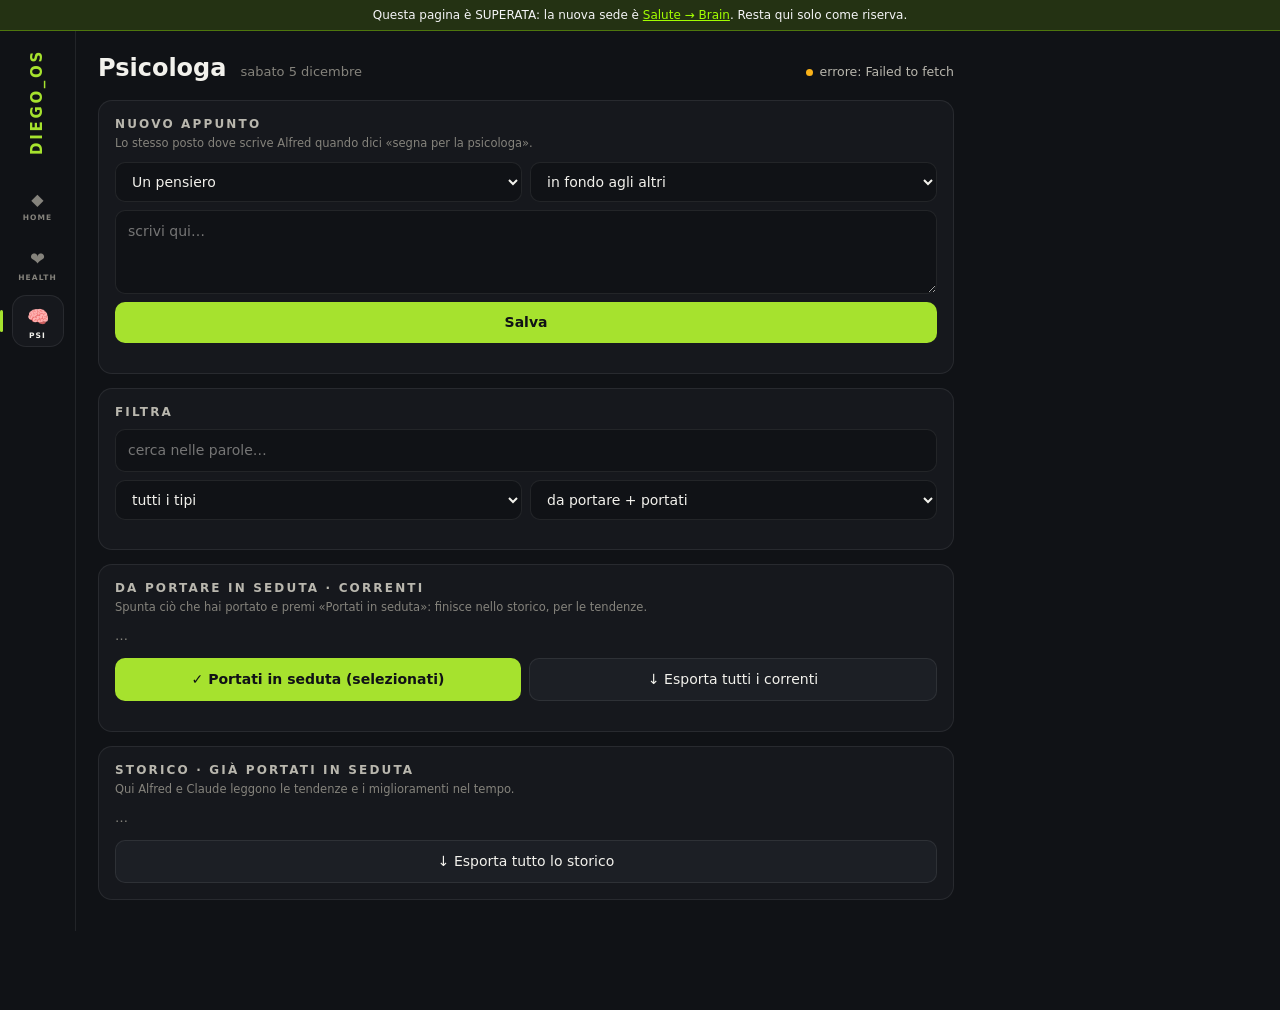
<file: psicologa.html>
<!doctype html>
<html lang="it">
<head>
<meta charset="utf-8">
<meta name="viewport" content="width=device-width, initial-scale=1, viewport-fit=cover">
<meta name="apple-mobile-web-app-capable" content="yes">
<meta name="apple-mobile-web-app-status-bar-style" content="black-translucent">
<link rel="manifest" href="manifest.webmanifest">
<title>Diego_OS · Psicologa</title>
<style>
  :root{
    --page:#101216; --surface:#16181d; --surface-2:#1c1f25;
    --ink:#f2f1ec; --ink-2:#b9b7ae; --muted:#85837c;
    --hairline:rgba(255,255,255,.08);
    --accent:#a6e22e; --accent-dim:#7ab510;
    --good:#0ca30c; --warning:#fab219; --serious:#ec835a; --critical:#d03b3b;
    --blu:#3987e5; --viola:#9085e9; --rosa:#d55181;
    --disp:"Futura","Avenir Next Condensed","Avenir Next",system-ui,sans-serif;
    --sans:system-ui,-apple-system,"Segoe UI",sans-serif;
  }
  *{box-sizing:border-box}
  body{margin:0;background:var(--page);color:var(--ink);font:14px/1.5 var(--sans);-webkit-font-smoothing:antialiased}
  .shell{display:grid;grid-template-columns:76px 1fr;min-height:100vh}
  .dock{border-right:1px solid var(--hairline);padding:18px 0 calc(18px + env(safe-area-inset-bottom));
        display:flex;flex-direction:column;align-items:center;gap:6px;position:sticky;top:0;height:100vh}
  .dock .mark{font:700 15px/1 var(--disp);letter-spacing:.18em;color:var(--accent);
              writing-mode:vertical-rl;transform:rotate(180deg);margin-bottom:18px;user-select:none}
  .mod{width:52px;height:52px;border-radius:14px;border:1px solid transparent;display:flex;
       flex-direction:column;align-items:center;justify-content:center;gap:1px;
       font-size:18px;cursor:pointer;color:var(--muted);background:none;position:relative;text-decoration:none}
  .mod .lbl{font:700 7.5px var(--disp);letter-spacing:.14em}
  .mod.active{border-color:var(--hairline);background:var(--surface);color:var(--ink)}
  .mod.active::before{content:"";position:absolute;left:-13px;width:3px;height:22px;background:var(--accent);border-radius:2px}
  main{padding:24px 22px 96px;max-width:900px;width:100%}
  header.top{display:flex;align-items:baseline;gap:14px;margin-bottom:18px;flex-wrap:wrap}
  .saluto{font:600 24px/1.1 var(--disp)}
  .data-oggi{color:var(--muted);font-size:13px}
  .stato{margin-left:auto;display:flex;align-items:center;gap:7px;color:var(--ink-2);font-size:12.5px}
  .stato .dot{width:7px;height:7px;border-radius:50%;background:var(--good)}
  .stato .dot.warn{background:var(--warning)}
  .scheda{background:var(--surface);border:1px solid var(--hairline);border-radius:14px;padding:16px;margin-bottom:14px}
  .scheda h3{margin:0 0 10px;font:600 12px var(--disp);letter-spacing:.18em;color:var(--ink-2);text-transform:uppercase}
  .scheda .sotto{color:var(--muted);font-size:11.5px;margin:-6px 0 10px}
  input,select,textarea,button.azione{font:inherit;color:var(--ink);background:var(--page);
    border:1px solid var(--hairline);border-radius:10px;padding:10px 12px;width:100%}
  textarea{min-height:84px;resize:vertical}
  button.azione{background:var(--accent);color:#101216;font-weight:700;border:0;cursor:pointer}
  button.secondario{background:var(--surface-2);color:var(--ink);border:1px solid var(--hairline);
    border-radius:10px;padding:10px 12px;font:inherit;cursor:pointer}
  .riga{display:flex;gap:8px;margin-bottom:8px}
  .riga>*{flex:1}
  .ok{color:var(--good);font-size:12px} .avviso{color:var(--warning);font-size:12px}
  .spin{color:var(--muted);font-size:13px}
  #login{position:fixed;inset:0;background:var(--page);display:flex;flex-direction:column;
         justify-content:center;padding:32px;gap:12px;z-index:10;max-width:420px;margin:0 auto}
  #login .mark{font:700 22px var(--disp);letter-spacing:.22em;color:var(--accent)}

  /* voce appunto */
  .appunto{display:flex;gap:10px;padding:11px 0;border-bottom:1px solid var(--hairline);align-items:flex-start}
  .appunto:last-child{border-bottom:0}
  .appunto input[type=checkbox]{width:18px;height:18px;margin-top:3px;flex:none;accent-color:var(--accent)}
  .appunto .corpo{flex:1;min-width:0}
  .appunto .testo{white-space:pre-wrap;font-size:13.5px;line-height:1.5;word-break:break-word}
  .appunto .meta{color:var(--muted);font-size:11.5px;margin-top:3px}
  .badge{display:inline-block;font:700 9.5px var(--disp);letter-spacing:.12em;text-transform:uppercase;
    border-radius:6px;padding:2px 7px;margin-right:7px;vertical-align:1px}
  .b-sogno{background:rgba(144,133,233,.18);color:var(--viola)}
  .b-pattern{background:rgba(213,81,129,.18);color:var(--rosa)}
  .b-da_dire{background:rgba(57,135,229,.18);color:var(--blu)}
  .b-pensiero{background:rgba(166,226,46,.15);color:var(--accent)}
  .azioni-mini{display:flex;gap:4px;flex:none;flex-direction:column}
  .azioni-mini button{background:none;border:1px solid var(--hairline);border-radius:7px;color:var(--muted);
    width:28px;height:26px;cursor:pointer;font-size:12px;line-height:1}
  .azioni-mini button:hover{color:var(--ink);background:var(--surface-2)}
  .barra-azioni{display:flex;gap:8px;margin-top:12px;flex-wrap:wrap}
  .barra-azioni button{flex:1;min-width:150px}
  .gruppo-data{font:700 11px var(--disp);letter-spacing:.16em;color:var(--muted);text-transform:uppercase;
    margin:14px 0 2px}
  .gruppo-data:first-child{margin-top:0}

  @media (max-width:720px){
    input,select,textarea{font-size:16px}
    main{min-width:0;padding:18px 14px 120px}
    .shell{grid-template-columns:1fr}
    .dock{flex-direction:row;height:auto;position:fixed;bottom:0;left:0;right:0;top:auto;z-index:20;
          border-right:0;border-top:1px solid var(--hairline);background:var(--surface);
          padding:8px 10px calc(8px + env(safe-area-inset-bottom));justify-content:center}
    .dock .mark{writing-mode:horizontal-tb;transform:none;margin:0 10px 0 0;font-size:12px;align-self:center}
    .mod{width:46px;height:46px}
    .mod.active::before{left:50%;top:-9px;transform:translateX(-50%);width:22px;height:3px}
    .azioni-mini{flex-direction:row}
  }
</style>
</head>
<body><div style="background:#A3FF0022;border-bottom:1px solid #A3FF0055;color:#F5F5F7;font:500 12px Sora,system-ui;padding:8px 14px;text-align:center">Questa pagina è SUPERATA: la nuova sede è <a href="salute.html#brain" style="color:#A3FF00">Salute → Brain</a>. Resta qui solo come riserva.</div>

<div id="login">
  <div class="mark">DIEGO_OS</div>
  <p class="spin">Codice di accesso. Resta salvato su questo dispositivo.</p>
  <input id="tok" type="password" placeholder="codice" autocomplete="current-password">
  <button class="azione" onclick="entra()">Entra</button>
  <p id="loginErr" class="avviso"></p>
</div>

<div class="shell">
  <aside class="dock">
    <div class="mark">DIEGO_OS</div>
    <a class="mod" href="index.html" title="Soldi e Track" style="font-size:16px">&#9670;<span class="lbl">HOME</span></a>
    <a class="mod" href="salute.html" title="Health">&#10084;<span class="lbl">HEALTH</span></a>
    <span class="mod active" title="Psicologa">&#129504;<span class="lbl">PSI</span></span>
  </aside>

  <main>
    <header class="top">
      <div class="saluto">Psicologa</div>
      <div class="data-oggi" id="dataOggi"></div>
      <div class="stato"><span class="dot" id="dotStato"></span><span id="txtStato">appunti condivisi con Alfred</span></div>
    </header>

    <!-- ============ NUOVO APPUNTO ============ -->
    <div class="scheda">
      <h3>Nuovo appunto</h3>
      <div class="sotto">Lo stesso posto dove scrive Alfred quando dici &laquo;segna per la psicologa&raquo;.</div>
      <div class="riga">
        <select id="nTipo">
          <option value="pensiero">Un pensiero</option>
          <option value="sogno">Sogno</option>
          <option value="pattern">Pattern</option>
          <option value="da_dire">Da dire in seduta</option>
        </select>
        <select id="nDove">
          <option value="fondo">in fondo agli altri</option>
          <option value="cima">prima degli altri</option>
        </select>
      </div>
      <div class="riga"><textarea id="nTesto" placeholder="scrivi qui&hellip;"></textarea></div>
      <button class="azione" id="btnNuovo" onclick="nuovo()">Salva</button>
      <p id="nEsito"></p>
    </div>

    <!-- ============ FILTRI (29/08): cerca e filtra tutto ============ -->
    <div class="scheda">
      <h3>Filtra</h3>
      <div class="riga">
        <input id="fTesto" placeholder="cerca nelle parole&hellip;" oninput="applicaFiltri()">
      </div>
      <div class="riga">
        <select id="fTipo" onchange="applicaFiltri()">
          <option value="">tutti i tipi</option>
          <option value="pensiero">Un pensiero</option>
          <option value="sogno">Sogno</option>
          <option value="pattern">Pattern</option>
          <option value="da_dire">Da dire in seduta</option>
        </select>
        <select id="fDove" onchange="applicaFiltri()">
          <option value="">da portare + portati</option>
          <option value="corrente">solo da portare</option>
          <option value="storico">solo portati in seduta</option>
        </select>
      </div>
      <p id="fConto" class="spin"></p>
    </div>

    <!-- ============ CORRENTI ============ -->
    <div class="scheda" id="schedaCorrenti">
      <h3>Da portare in seduta &middot; correnti</h3>
      <div class="sotto">Spunta ci&ograve; che hai portato e premi &laquo;Portati in seduta&raquo;: finisce nello storico, per le tendenze.</div>
      <div id="correnti" class="spin">&hellip;</div>
      <div class="barra-azioni">
        <button class="azione" onclick="portaSelezionati()">&#10003; Portati in seduta (selezionati)</button>
        <button class="secondario" onclick="esporta('corrente', null)">&#8595; Esporta tutti i correnti</button>
      </div>
      <p id="cEsito"></p>
    </div>

    <!-- ============ STORICO ============ -->
    <div class="scheda" id="schedaStorico">
      <h3>Storico &middot; gi&agrave; portati in seduta</h3>
      <div class="sotto">Qui Alfred e Claude leggono le tendenze e i miglioramenti nel tempo.</div>
      <div id="storico" class="spin">&hellip;</div>
      <div class="barra-azioni">
        <button class="secondario" onclick="esporta('storico', null)">&#8595; Esporta tutto lo storico</button>
      </div>
    </div>
  </main>
</div>

<script>
var API_BASE='https://icsafmrkndgdksybagky.supabase.co/functions/v1/health-app';
var TOK = localStorage.getItem('app_token') || localStorage.getItem('dos_token') || '';
var CORRENTI=[], STORICO=[];
var TIPI={pensiero:'Un pensiero', sogno:'Sogno', pattern:'Pattern', da_dire:'Da dire'};

document.getElementById('dataOggi').textContent =
  new Date().toLocaleDateString('it-IT', { weekday:'long', day:'numeric', month:'long' });

function entra(){
  var t = document.getElementById('tok').value.trim();
  if(!t) return;
  TOK = t;
  api('/api/psicologa').then(function(){
    localStorage.setItem('app_token', t); localStorage.setItem('dos_token', t);
    document.getElementById('login').style.display='none';
    carica();
  }).catch(function(){ document.getElementById('loginErr').textContent='Codice sbagliato.'; });
}

function api(percorso, corpo){
  var opt = { headers: { 'x-app-token': TOK, 'content-type':'application/json' } };
  if(corpo){ opt.method='POST'; opt.body=JSON.stringify(corpo); }
  return fetch(API_BASE+percorso, opt).then(function(r){
    if(r.status===401){
      /* sessione scaduta: si torna alla login invece di restare bloccati */
      document.getElementById('login').style.display='flex';
      throw new Error('sessione scaduta: reinserisci il codice');
    }
    if(!r.ok) return r.json().then(function(e){ throw new Error(e.errore||r.status); });
    return r.json();
  });
}

function quando(v){
  return new Date(v).toLocaleDateString('it-IT',{day:'2-digit',month:'2-digit',year:'2-digit'});
}
function badge(tipo){ return '<span class="badge b-'+tipo+'">'+(TIPI[tipo]||tipo)+'</span>'; }

/* — filtri (29/08): valgono su correnti E storico, si applicano in locale — */
var FILTRO={testo:'',tipo:'',dove:''};

function filtra(lista){
  return lista.filter(function(v){
    if(FILTRO.tipo && v.tipo!==FILTRO.tipo) return false;
    if(FILTRO.testo && String(v.testo).toLowerCase().indexOf(FILTRO.testo)<0) return false;
    return true;
  });
}

function applicaFiltri(){
  FILTRO.testo=document.getElementById('fTesto').value.trim().toLowerCase();
  FILTRO.tipo=document.getElementById('fTipo').value;
  FILTRO.dove=document.getElementById('fDove').value;
  document.getElementById('schedaCorrenti').style.display = FILTRO.dove==='storico'?'none':'';
  document.getElementById('schedaStorico').style.display = FILTRO.dove==='corrente'?'none':'';
  rendi();
}

/* Dedup della SOLA vista, e solo per ID: due appunti diversi con lo stesso
   testo restano due (06/09). Non si fonde niente per somiglianza. */
function unaVoltaPerId(lista){
  var visti={};
  return (lista||[]).filter(function(v){
    var k=String(v && v.id);
    if(visti[k]) return false; visti[k]=1; return true;
  });
}
function rendi(){
  var attivo=FILTRO.testo||FILTRO.tipo||FILTRO.dove;
  var lc=unaVoltaPerId(filtra(CORRENTI)), ls=unaVoltaPerId(filtra(STORICO));
  document.getElementById('fConto').textContent = attivo
    ? 'mostrati '+lc.length+' su '+CORRENTI.length+' da portare e '+ls.length+' su '+STORICO.length+' portati'
    : '';

  var el=document.getElementById('correnti');
  if(!lc.length){
    el.innerHTML='<span class="spin">'+(CORRENTI.length
      ? 'Nessun appunto passa il filtro.'
      : 'Niente da portare, per ora. Aggiungi un blocco qui sopra o dillo ad Alfred.')+'</span>';
  } else {
    el.innerHTML=lc.map(function(v){
      return '<div class="appunto" id="app-'+v.id+'" data-appunto-id="'+v.id+'">'+
        '<input type="checkbox" data-id="'+v.id+'">'+
        '<div class="corpo"><div class="testo" id="testo-'+v.id+'"></div>'+
        '<div class="meta">'+badge(v.tipo)+quando(v.ts)+(v.modificato_il?' &middot; modificato':'')+' &middot; '+v.origine+'</div></div>'+
        '<div class="azioni-mini">'+
          '<button title="sposta su" onclick="sposta('+v.id+',-1)">&#8593;</button>'+
          '<button title="sposta giù" onclick="sposta('+v.id+',1)">&#8595;</button>'+
          '<button title="modifica" onclick="modifica('+v.id+')">&#9998;</button>'+
          '<button title="esporta questo" onclick="esporta(\'corrente\','+v.id+')">&#8595;&#775;</button>'+
          '<button title="elimina" onclick="elimina('+v.id+')">&#215;</button>'+
        '</div></div>';
    }).join('');
    lc.forEach(function(v){ document.getElementById('testo-'+v.id).textContent=v.testo; });
  }

  var es=document.getElementById('storico');
  if(!ls.length){
    es.innerHTML='<span class="spin">'+(STORICO.length
      ? 'Nessun appunto passa il filtro.'
      : 'Ancora vuoto: si riempie dopo le sedute.')+'</span>';
  } else {
    var html='', ultima=null;
    ls.forEach(function(v){
      var g=v.portato_il||'';
      if(g!==ultima){ html+='<div class="gruppo-data">seduta del '+(g?quando(g):'?')+'</div>'; ultima=g; }
      html+='<div class="appunto" data-appunto-id="'+v.id+'"><div class="corpo"><div class="testo" id="stesto-'+v.id+'"></div>'+
        '<div class="meta">'+badge(v.tipo)+'scritto il '+quando(v.ts)+'</div></div>'+
        '<div class="azioni-mini">'+
          '<button title="modifica" onclick="modifica('+v.id+',true)">&#9998;</button>'+
          '<button title="esporta questo" onclick="esporta(\'storico\','+v.id+')">&#8595;&#775;</button>'+
        '</div></div>';
    });
    es.innerHTML=html;
    ls.forEach(function(v){ var n=document.getElementById('stesto-'+v.id); if(n) n.textContent=v.testo; });
  }
}

function carica(){
  Promise.all([
    api('/api/psicologa?stato=corrente'),
    api('/api/psicologa?stato=storico'),
  ]).then(function(r){
    CORRENTI=r[0]; STORICO=r[1];
    rendi();
  }).catch(function(e){ err(e); });
}

function err(e){
  document.getElementById('txtStato').textContent='errore: '+e.message;
  document.getElementById('dotStato').className='dot warn';
}

function nuovo(){
  var tipo=document.getElementById('nTipo').value,
      dove=document.getElementById('nDove').value,
      testo=document.getElementById('nTesto').value.trim(),
      out=document.getElementById('nEsito'),
      btn=document.getElementById('btnNuovo');
  if(!testo){ out.className='avviso'; out.textContent='Manca il testo.'; return; }
  var pos=null;
  if(dove==='cima' && CORRENTI.length) pos=Number(CORRENTI[0].posizione)-1;
  btn.disabled=true;
  api('/api/psicologa',{tipo:tipo,testo:testo,posizione:pos}).then(function(){
    out.className='ok'; out.textContent='Salvato.';
    document.getElementById('nTesto').value='';
    carica();
  }).catch(function(e){ out.className='avviso'; out.textContent=e.message; })
  .finally(function(){ btn.disabled=false; });
}

/* modifica INLINE con textarea: i testi lunghi e multiriga (i sogni) restano
   intatti — il prompt() del browser e a riga singola e li avrebbe appiattiti */
function modifica(id, storico){
  var lista=storico?STORICO:CORRENTI;
  var v=lista.find(function(x){ return x.id===id; });
  if(!v) return;
  var nodo=document.getElementById((storico?'stesto-':'testo-')+id);
  if(!nodo || nodo.getAttribute('data-editing')) return;
  nodo.setAttribute('data-editing','1');
  var ta=document.createElement('textarea');
  ta.value=v.testo;
  ta.rows=Math.min(14, Math.max(3, v.testo.split('\n').length+1));
  /* 29/08: si cambia anche il TIPO (l'etichetta), non solo le parole */
  var sel=document.createElement('select');
  sel.style.width='auto'; sel.style.marginTop='6px'; sel.style.marginRight='6px';
  Object.keys(TIPI).forEach(function(k){
    var o=document.createElement('option'); o.value=k; o.textContent=TIPI[k];
    sel.appendChild(o);
  });
  sel.value=v.tipo;
  var sv=document.createElement('button');
  sv.className='azione'; sv.textContent='Salva modifica'; sv.style.marginTop='6px';
  var an=document.createElement('button');
  an.className='secondario'; an.textContent='Annulla'; an.style.marginTop='6px'; an.style.marginLeft='6px'; an.style.width='auto';
  sv.style.width='auto';
  nodo.textContent='';
  nodo.appendChild(ta); nodo.appendChild(document.createElement('br'));
  nodo.appendChild(sel); nodo.appendChild(sv); nodo.appendChild(an);
  ta.focus();
  an.onclick=function(){ carica(); };
  sv.onclick=function(){
    var t=ta.value.trim();
    if(!t) return;
    sv.disabled=true;
    api('/api/psicologa_modifica',{id:id,testo:t,tipo:sel.value}).then(carica)
      .catch(function(e){ sv.disabled=false; alert('Errore: '+e.message); });
  };
}

function sposta(id, dir){
  var i=CORRENTI.findIndex(function(x){ return x.id===id; });
  if(i<0) return;
  var j=i+dir;
  if(j<0||j>=CORRENTI.length) return;
  /* si mette a meta strada tra il vicino e quello oltre il vicino */
  var vicino=Number(CORRENTI[j].posizione);
  var oltre=(j+dir>=0 && j+dir<CORRENTI.length)?Number(CORRENTI[j+dir].posizione):null;
  var pos=(oltre===null)?vicino+dir:(vicino+oltre)/2;
  api('/api/psicologa_modifica',{id:id,posizione:pos}).then(carica)
    .catch(function(e){ alert('Errore: '+e.message); });
}

function elimina(id){
  if(!confirm('Eliminare questo appunto? Non finisce nello storico: sparisce.')) return;
  api('/api/psicologa_elimina',{id:id}).then(carica)
    .catch(function(e){ alert('Errore: '+e.message); });
}

function portaSelezionati(){
  var ids=[].slice.call(document.querySelectorAll('#correnti input[type=checkbox]:checked'))
    .map(function(c){ return Number(c.getAttribute('data-id')); });
  var out=document.getElementById('cEsito');
  if(!ids.length){ out.className='avviso'; out.textContent='Seleziona prima le voci portate in seduta.'; return; }
  api('/api/psicologa_porta',{ids:ids}).then(function(r){
    out.className='ok'; out.textContent=(r.portati||0)+' voci spostate nello storico.';
    carica();
  }).catch(function(e){ out.className='avviso'; out.textContent=e.message; });
}

/* esporta: un file di testo, singolo appunto o blocco intero */
function esporta(stato, id){
  var lista=(stato==='storico')?STORICO:CORRENTI;
  var voci=(id==null)?lista:lista.filter(function(v){ return v.id===id; });
  if(!voci.length) return;
  var titolo=(stato==='storico')?'STORICO (portati in seduta)':'CORRENTI (da portare in seduta)';
  var righe=['APPUNTI PER LA PSICOLOGA — '+titolo,
             'esportato il '+new Date().toLocaleDateString('it-IT'),''];
  voci.forEach(function(v){
    righe.push('['+(TIPI[v.tipo]||v.tipo).toUpperCase()+' · '+quando(v.ts)+
      (v.portato_il?' · seduta del '+quando(v.portato_il):'')+']');
    righe.push(v.testo); righe.push('');
  });
  var nome='psicologa-'+stato+(id?('-'+id):'')+'-'+new Date().toISOString().slice(0,10)+'.txt';
  var a=document.createElement('a');
  a.href=URL.createObjectURL(new Blob(['﻿'+righe.join('\n')],{type:'text/plain;charset=utf-8'}));
  a.download=nome; a.click();
}

if(TOK){ document.getElementById('login').style.display='none'; carica(); }
</script>
</body>
</html>
</file>
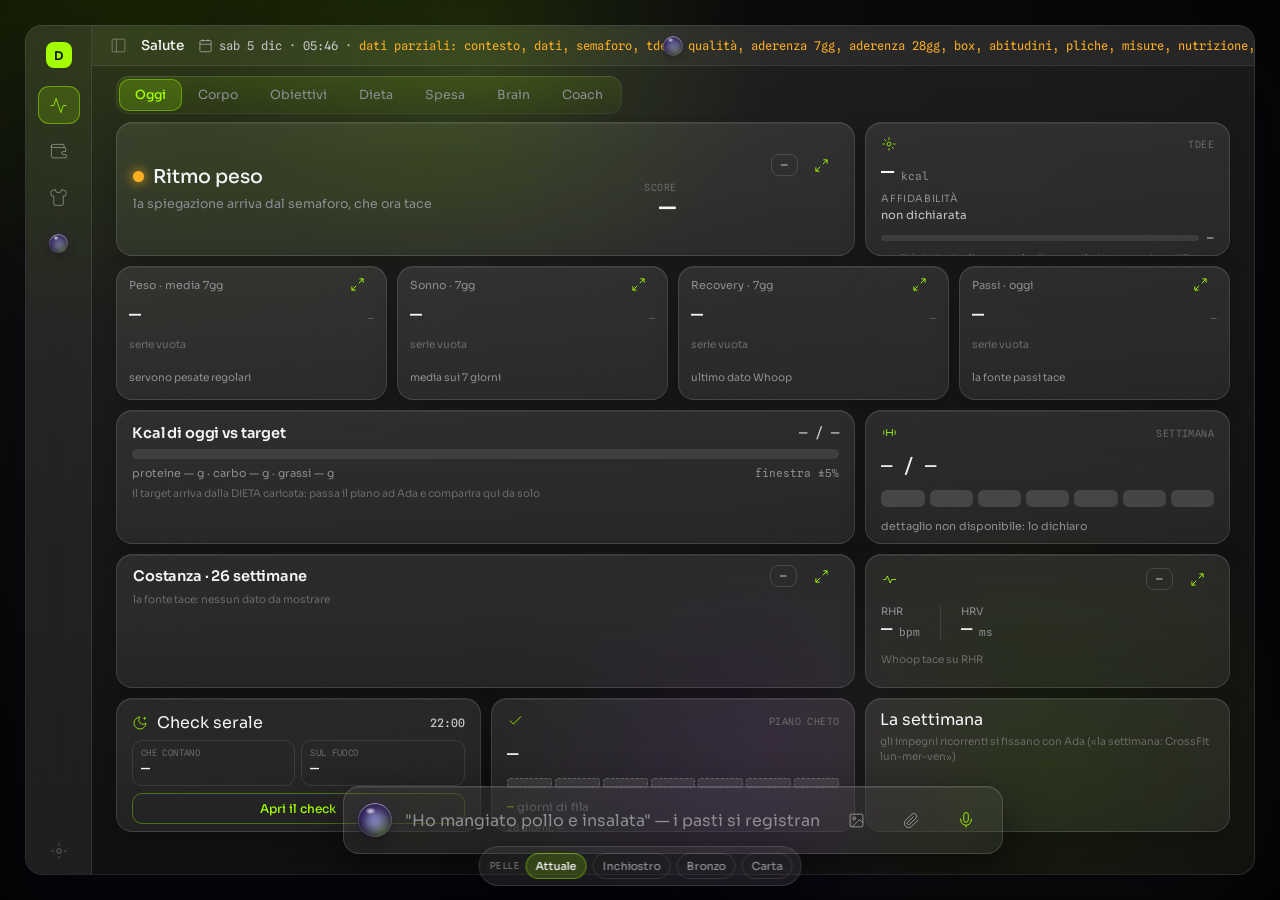
<file: salute.html>
<!doctype html>
<html lang="it">
<head>
<meta charset="utf-8">
<meta name="viewport" content="width=device-width, initial-scale=1, viewport-fit=cover">
<title>Salute · Diego OS</title>
<link rel="manifest" href="manifest.webmanifest">
<link rel="apple-touch-icon" href="icona-180.png">
<meta name="theme-color" content="#050505">
<!-- STANDALONE su iPhone (28/10). iOS legge il manifest, ma per la schermata
     piena senza barre di Safari pretende ancora questi due meta. Con
     `black-translucent` il contenuto sale SOTTO l'isola dinamica: qui il
     guscio ha gia' i suoi env(safe-area-inset-*), percio' non si sposta
     niente altro. -->
<meta name="apple-mobile-web-app-capable" content="yes">
<meta name="apple-mobile-web-app-status-bar-style" content="black-translucent">
<meta name="apple-mobile-web-app-title" content="Salute">
<link rel="preconnect" href="https://fonts.googleapis.com">
<link rel="stylesheet" href="https://fonts.googleapis.com/css2?family=Sora:wght@400;500;600&family=Spline+Sans+Mono:wght@400;500&display=swap">
<!-- i TOKEN e le tre pelli vivono in pelle.css (vocabolario unico, 23/10):
     qui sotto restano solo le regole dei componenti, che parlano per var() -->
<link rel="stylesheet" href="pelle.css">
<style>
/* il selettore della pelle: vive solo durante la scelta di Fase 2 */
#pelli{position:fixed;z-index:900;left:50%;transform:translateX(-50%);bottom:calc(14px + env(safe-area-inset-bottom));
  display:flex;gap:6px;align-items:center;padding:6px 8px;border-radius:999px;
  background:var(--vetro-forte);backdrop-filter:var(--vetro-filtro);-webkit-backdrop-filter:var(--vetro-filtro);
  border:1px solid var(--bordo);box-shadow:var(--ombra-hover);font:500 11px var(--font-ui)}
#pelli button{appearance:none;border:1px solid var(--bordo);background:transparent;color:var(--testo3);
  font:500 11px var(--font-ui);padding:5px 9px;border-radius:999px;cursor:pointer;transition:var(--transizione)}
#pelli button[aria-pressed="true"]{background:var(--accento-fondo);border-color:var(--accento-bordo);color:var(--testo1)}
#pelli .eti{color:var(--testo4);padding-left:2px;letter-spacing:.04em;text-transform:uppercase;font-size:9.5px}
/* 186px e non 72 (28/10): a 72px il selettore (z-index 900) finiva SOPRA la
   barra di Ada — che su telefono sta a 84px ed e' alta 54 — e col dito si
   cambiava pelle invece di scrivere al coach. Misurato: #alfredTesto e il
   bottone «Foto» risultavano coperti. 186 lo porta sopra anche la striscia
   dei suggerimenti (150 + 24 di altezza). */
@media (max-width:760px){#pelli{bottom:calc(186px + env(safe-area-inset-bottom))}}
*{box-sizing:border-box;scrollbar-width:none;-ms-overflow-style:none}
*::-webkit-scrollbar{width:0;height:0;display:none}
html,body{margin:0;height:100%}
body{background:var(--fondo);font-family:var(--font-ui);color:var(--testo1);overflow:hidden}
a{color:var(--accento);text-decoration:none}
:focus-visible{outline:2px solid var(--accento);outline-offset:2px;border-radius:6px}
@keyframes deriva{0%{transform:translate(-14%,-8%) scale(1.1)}50%{transform:translate(12%,10%) scale(1.35)}100%{transform:translate(-14%,-8%) scale(1.1)}}
@keyframes deriva2{0%{transform:translate(10%,12%) scale(1.2)}50%{transform:translate(-12%,-10%) scale(1)}100%{transform:translate(10%,12%) scale(1.2)}}
@keyframes onda{0%,100%{transform:scaleY(.35)}50%{transform:scaleY(1)}}

/* ═══ COMPONENTI ═══ */
.card{background:linear-gradient(180deg,rgba(var(--luce-rgb),.045),rgba(var(--luce-rgb),.015)),var(--vetro);backdrop-filter:var(--vetro-filtro);-webkit-backdrop-filter:var(--vetro-filtro);
  border:1px solid var(--bordo);border-radius:var(--r-scheda);padding:13px 15px;
  box-shadow:var(--luce-interna),0 8px 24px rgba(var(--ombra-rgb),.22);transition:var(--transizione);
  display:flex;flex-direction:column;gap:7px;min-height:0;min-width:0}
.card:hover{transform:translateY(-3px) scale(1.008);box-shadow:var(--ombra-hover),inset 0 1px 0 rgba(var(--luce-rgb),.12)}
.card:active{transform:translateY(-1px) scale(.997)}
.testa{display:flex;align-items:center;justify-content:space-between;gap:9px}
.testa .tit{color:var(--testo1);font:600 14.5px var(--font-ui);letter-spacing:-.01em}
.etk{color:var(--testo4);font:400 10px var(--font-mono);letter-spacing:.04em;text-transform:uppercase;white-space:nowrap}
.lettura{border:1px solid var(--bordo-forte);border-radius:8px;padding:3px 9px;color:var(--testo2);font:500 11px var(--font-mono);white-space:nowrap}
/* l'icona resta 15px, l'AREA DI TOCCO diventa 44x44 (28/10): il padding la
   allarga e il margine negativo la riassorbe, cosi' il layout della testata
   non si muove di un pixel. Prima era un bersaglio 13x15: col pollice si
   mancava, ed e' il comando che apre il grafico di ogni scheda. */
/* l'icona resta 15px, l'AREA DI TOCCO passa da 13x15 a 33x33 (28/10): il
   padding la allarga, il margine negativo VERTICALE tiene la riga della
   testata all'altezza di prima, e in orizzontale i 18px se li prende dallo
   spazio libero fra titolo e icona. E' il comando che apre il grafico di
   OGNI scheda, prima era quasi inafferrabile col pollice.
   PERCHE' NON 44: la scheda e' `overflow:hidden` con 15px di padding, e
   un'area piu' larga verrebbe TAGLIATA dal bordo — provato il 28/10 con un
   ::after da 44x44: la pagina sbordava e il dito non arrivava comunque.
   Portarla a 44 vuol dire rifare la testata della scheda: sta fra le
   proposte dell'audit, non fra le correzioni. */
.espandi{display:flex;align-items:center;justify-content:center;color:var(--accento);cursor:pointer;
  min-width:33px;min-height:33px;padding:9px;margin:-9px 0}
.chip{padding:5px 9px;border-radius:8px;border:1px solid var(--bordo);color:var(--testo3);font:400 10.5px var(--font-ui);cursor:pointer;white-space:nowrap;background:none}
.chip.on{background:var(--accento-fondo-16);border-color:var(--accento-bordo);color:var(--accento);font-weight:500}
.riga{display:flex;justify-content:space-between;align-items:baseline;border-bottom:1px solid var(--riga);padding-bottom:3px;gap:8px}
.riga .k{color:var(--testo3);font:400 11.5px var(--font-ui)}
.riga .v{color:var(--testo1);font:500 12px var(--font-mono);text-align:right}
.cliccabile{cursor:pointer;border-radius:6px;transition:background .18s ease}
.cliccabile:hover{background:rgba(var(--luce-rgb),.05)}
.nota{color:var(--testo4);font:400 10.5px/1.4 var(--font-ui)}
.bott{text-align:center;background:var(--accento);color:var(--inchiostro-su-lime);border:none;border-radius:var(--r-chip);padding:9px;font:600 12.5px var(--font-ui);cursor:pointer;width:100%}
.bott2{text-align:center;background:none;border:1px solid rgba(var(--accento-rgb),.35);color:var(--accento);border-radius:var(--r-chip);padding:7px;font:500 12px var(--font-ui);cursor:pointer;width:100%}
.campo{background:none;border:1px solid var(--bordo-forte);border-radius:9px;padding:9px 10px;color:var(--testo1);font:400 12px var(--font-ui);width:100%}
.campo::placeholder{color:var(--testo3)}
.barra{height:6px;border-radius:var(--r-barra);background:var(--barra-fondo);overflow:hidden}
.barra>i{display:block;height:100%;background:var(--accento)}
.mono{font-family:var(--font-mono)}
/* LA SFERA DI ADA — ridisegno 23/10 (collaudo Diego 22/10: «il pallino e'
   fatto male»). Un oggetto voluto, non un pallino: corpo scuro dal token
   --sfera, un velo d'accento in basso, aurora rosa/blu contenuta e ATTENUATA
   (prima i blur sbordavano e impastavano), riflesso speculare in alto a
   sinistra, bordo di luce e ombra morbida dai due canali. Tutto dai token:
   la sfera cambia con la pelle come il resto. */
.sfera{border-radius:50%;position:relative;overflow:hidden;flex:none;display:block;
  background:radial-gradient(130% 130% at 70% 82%,rgba(var(--accento-rgb),.30),transparent 52%),var(--sfera);
  box-shadow:inset 0 1px 1px rgba(var(--luce-rgb),.5),inset 0 0 0 1px rgba(var(--luce-rgb),.14),
    inset 0 -2px 4px rgba(var(--ombra-rgb),.35),0 2px 6px rgba(var(--ombra-rgb),.35),0 0 12px var(--alone-viola);
  transition:transform .2s cubic-bezier(.2,.8,.2,1),box-shadow .2s ease}
.sfera i{position:absolute;inset:0;display:block}
.sfera .rosa{background:radial-gradient(closest-side,var(--sfera-rosa),transparent 70%);filter:blur(5px);opacity:.8;animation:deriva 5.5s ease-in-out infinite}
.sfera .blu{background:radial-gradient(closest-side,var(--sfera-blu),transparent 70%);filter:blur(6px);opacity:.8;animation:deriva2 6.5s ease-in-out infinite}
/* il riflesso sta SOPRA l'aurora: e' quello che fa leggere la palla come vetro */
.sfera::after{content:"";position:absolute;left:16%;top:8%;width:42%;height:30%;border-radius:50%;
  background:radial-gradient(closest-side,rgba(var(--luce-rgb),.8),transparent 72%);pointer-events:none}
/* micro-transizione: la sfera risponde al tocco dove e' un bersaglio */
#pillola:hover .sfera,#rail .voce:hover .sfera,#dockMobile .voce:hover .sfera,#barraAlfred.chiusa:hover .sfera{transform:scale(1.1)}
#barraAlfred.chiusa:active .sfera,#pillola:active .sfera{transform:scale(.94)}
/* quando Ada ascolta o scrive, la grande si accende: alone d'accento vivo */
#appfusto.ascolta #sferaGrande{box-shadow:inset 0 1px 1px rgba(var(--luce-rgb),.5),inset 0 0 0 1px rgba(var(--luce-rgb),.14),
  0 0 0 2px rgba(var(--accento-rgb),.35),0 0 20px var(--alone-lime),0 2px 8px rgba(var(--ombra-rgb),.4)}
#sferaGrande{box-shadow:inset 0 1px 1px rgba(var(--luce-rgb),.5),inset 0 0 0 1px rgba(var(--luce-rgb),.14),
  inset 0 -2px 5px rgba(var(--ombra-rgb),.35),0 3px 9px rgba(var(--ombra-rgb),.4),0 0 16px var(--alone-viola)}
.tacca{flex:1;border-radius:6px;background:var(--tacca-vuota)}
.tacca.si{background:var(--accento)}
.tacca.dafare{background:rgba(var(--accento-rgb),.10);border:1px dashed rgba(var(--accento-rgb),.5)}
.quadr{width:9px;height:9px;border-radius:2px;background:rgba(var(--luce-rgb),.12);display:block}
.quadr.si{background:var(--accento)}
.spunta{width:16px;height:16px;border-radius:5px;border:1px solid rgba(var(--luce-rgb),.25);background:transparent;flex:none;display:block;cursor:pointer}
.spunta.comprato{background:var(--accento)}
.spunta.celho{background:var(--accento-45)}
.pillstato{border:1px solid var(--bordo);border-radius:var(--r-chip-s);padding:1px 8px;font:400 10px var(--font-ui);color:var(--testo4);white-space:nowrap}
/* bolle 2026: raggio asimmetrico, gradiente sul lime, profondita' soft */
.msg-io{align-self:flex-end;max-width:82%;background:linear-gradient(135deg,var(--accento),var(--accento-2));border-radius:18px 18px 5px 18px;padding:10px 14px;color:var(--inchiostro-su-lime);font:400 13px/1.5 var(--font-ui);box-shadow:0 4px 16px rgba(var(--accento-rgb),.18)}
.msg-coach{align-self:flex-start;max-width:82%;background:rgba(var(--luce-rgb),.055);backdrop-filter:blur(10px);-webkit-backdrop-filter:blur(10px);border:1px solid rgba(var(--luce-rgb),.08);border-radius:18px 18px 18px 5px;padding:10px 14px;color:var(--testo1);font:400 13px/1.55 var(--font-ui);white-space:pre-wrap;box-shadow:0 2px 12px rgba(var(--ombra-rgb),.25)}

/* ═══ SHELL DESKTOP (>760px) ═══ */
#sfondo{position:fixed;inset:0;background:var(--fondo-desktop)}
.alone{position:absolute;border-radius:50%;pointer-events:none}
#alone1{left:16%;top:-140px;width:560px;height:420px;background:radial-gradient(closest-side,var(--alone-lime),transparent)}
#alone2{right:-80px;bottom:-120px;width:640px;height:520px;background:radial-gradient(closest-side,rgba(var(--accento-rgb),.08),transparent)}
#alone3{left:40%;bottom:-40px;width:520px;height:380px;background:radial-gradient(closest-side,var(--alone-viola),transparent)}
#app{position:fixed;inset:26px;border-radius:16px;overflow:hidden;box-shadow:var(--ombra-finestra);
  display:grid;grid-template-columns:66px 1fr;grid-template-rows:minmax(0,1fr);background:var(--vetro)}
#rail{position:relative;z-index:20;background:rgba(var(--luce-rgb),.05);backdrop-filter:blur(46px) saturate(150%);-webkit-backdrop-filter:blur(46px) saturate(150%);
  border-right:1px solid rgba(var(--luce-rgb),.09);display:flex;flex-direction:column;align-items:center;padding:16px 0 14px}
#rail .logo{width:26px;height:26px;border-radius:8px;background:var(--accento);color:var(--inchiostro-su-lime);display:flex;align-items:center;justify-content:center;font:600 12px var(--font-ui);margin-bottom:18px}
#rail .voce{width:42px;height:38px;border-radius:11px;display:flex;align-items:center;justify-content:center;color:rgba(var(--luce-rgb),.5);position:relative;cursor:pointer}
#rail .voce.on{background:var(--accento-fondo-16);border:1px solid var(--accento-45);color:var(--accento)}
#rail .voce .nome{display:none;position:absolute;left:52px;top:50%;transform:translateY(-50%);background:rgba(var(--superficie-rgb),.95);border:1px solid var(--bordo);border-radius:8px;padding:4px 10px;color:var(--testo2);font:400 11px var(--font-ui);white-space:nowrap;z-index:40}
#rail .voce:hover .nome{display:block}
#colonna{position:relative;display:flex;flex-direction:column;min-width:0;background:linear-gradient(180deg,rgba(var(--luce-rgb),.02),rgba(var(--ombra-rgb),.14))}
#testata{position:relative;display:flex;align-items:center;gap:14px;padding:11px 18px;background:var(--vetro);backdrop-filter:blur(40px) saturate(190%);-webkit-backdrop-filter:blur(40px) saturate(190%);border-bottom:1px solid rgba(var(--luce-rgb),.08);z-index:25}
#testata .modulo{color:var(--testo1);font:500 13.5px var(--font-ui);letter-spacing:-.01em}
/* la pillola col riquadro era brutta (collaudo Diego 13/09): resta SOLO la
   sfera, come la barra chiusa — stesse forme, un tocco apre la barra */
#pillola{position:absolute;left:50%;transform:translateX(-50%);display:flex;align-items:center;justify-content:center;background:none;border:none;padding:0;cursor:pointer}
#pillola>span:not(.sfera){display:none}
#contesto{margin-left:auto;display:flex;align-items:center;gap:6px;color:var(--testo2);font:400 12px var(--font-mono);white-space:nowrap}
#striscia{padding:10px 24px 0}
#tabs{display:inline-flex;padding:3px;border-radius:13px;background:linear-gradient(180deg,rgba(var(--accento-rgb),.10),rgba(var(--accento-rgb),.04));box-shadow:inset 0 1px 0 rgba(var(--luce-rgb),.06),inset 0 0 0 1px rgba(var(--luce-rgb),.06)}
#tabs .tab{padding:7px 15px;border-radius:10px;color:var(--testo3);font:400 12.5px var(--font-ui);cursor:pointer;border:1px solid transparent;background:none;white-space:nowrap}
#tabs .tab.on{background:var(--accento-fondo);border-color:var(--accento-bordo);color:var(--accento);font-weight:500}
#statoriga{display:none;align-items:center;gap:9px;padding:8px 24px 0;color:var(--testo2);font:400 13px var(--font-ui)}
#statoriga.si{display:flex}
/* overflow-y:auto anche su desktop: con una finestra piu' bassa del mockup
   la griglia non si taglia, scorre (collaudo Diego 13/09) */
.pane{display:none;flex:1;min-height:0;overflow-y:auto;padding:8px 24px 84px}
.pane.on{display:grid;grid-template-columns:1fr 1fr 1fr;grid-auto-rows:minmax(126px,auto);gap:10px}
.card{overflow:hidden}
/* minimi per riga: sotto quella soglia la PANE scorre invece di tagliare le card */
.pane[data-pane="oggi"].on{grid-template-rows:repeat(5,minmax(134px,1fr))}
.pane[data-pane="corpo"].on,.pane[data-pane="dieta"].on,.pane[data-pane="spesa"].on,.pane[data-pane="coach"].on{grid-template-rows:repeat(3,minmax(212px,1fr))}
.pane[data-pane="obiettivi"].on{grid-template-rows:minmax(235px,1.12fr) minmax(205px,1fr) minmax(138px,.66fr);padding-top:0}
.pane[data-pane="brain"].on{grid-template-rows:minmax(205px,1fr) minmax(205px,1fr) minmax(252px,1.22fr)}
#diario30{display:none;align-items:center;gap:12px;padding:6px 24px 14px;border-top:1px solid rgba(var(--luce-rgb),.08)}
#diario30.si{display:flex}
#barraAlfred{position:absolute;left:50%;bottom:20px;transform:translateX(-50%);width:660px;background:var(--vetro);backdrop-filter:var(--vetro-filtro-forte);-webkit-backdrop-filter:var(--vetro-filtro-forte);border:1px solid var(--bordo-forte);border-radius:16px;padding:11px 14px;box-shadow:var(--ombra-alfred),inset 0 1px 0 rgba(var(--luce-rgb),.09);z-index:70;
  transition:width .28s cubic-bezier(.2,.8,.2,1),padding .28s ease,border-radius .28s ease,left .28s ease,transform .28s ease}
#barraAlfred .dentro{display:flex;align-items:center;gap:11px}
/* la barra si CHIUDE nella sfera quando non la usi: resta solo la pallina,
   CENTRATA in basso, un tocco la riapre (collaudo Diego 13/09, x2) */
#barraAlfred.chiusa{width:58px;padding:6px;border-radius:50%;left:50%;transform:translateX(-50%);cursor:pointer}
#barraAlfred.chiusa .dentro{justify-content:center;gap:0}
#barraAlfred.chiusa .dentro>*:not(.sfera){display:none !important}
/* la sfera si ANIMA solo quando Ada parla o lavora: da ferma e' quieta */
.sfera .rosa,.sfera .blu{animation-play-state:paused}
#appfusto.ascolta .sfera .rosa,#appfusto.ascolta .sfera .blu{animation-play-state:running}
#onde{visibility:hidden}
#appfusto.ascolta #onde{visibility:visible}
#onde b{animation-play-state:paused}
#appfusto.ascolta #onde b{animation-play-state:running}
#alfredTesto{flex:1;background:none;border:none;color:var(--testo1);font:400 13px var(--font-ui);outline:none;min-width:0}
#alfredTesto::placeholder{color:var(--testo3)}
/* 44x44, la soglia Apple (28/10): le icone della barra di Ada (Foto,
   Allegato, microfono) erano bersagli 17x17 e 18x18 — il disegno resta
   quello, cresce solo l'area che intercetta il dito. */
.icona-barra{display:flex;align-items:center;justify-content:center;color:rgba(var(--luce-rgb),.55);
  cursor:pointer;background:none;border:none;padding:0;min-width:44px;min-height:44px}
.icona-barra.lime{color:var(--accento)}
#mobiletop,#dockMobile,#mobileTesta{display:none}
/* risposta di Ada: scheda in vetro sopra il contenuto */
#alfredSuggerimenti{display:none;position:absolute;left:50%;bottom:86px;transform:translateX(-50%);z-index:68;gap:6px;flex-wrap:wrap;justify-content:center;max-width:660px}
#alfredSuggerimenti.si{display:flex}
#alfredRisposta{display:none;position:absolute;left:50%;bottom:86px;transform:translateX(-50%);width:660px;max-height:46%;z-index:69;background:rgba(var(--superficie-rgb),.66);backdrop-filter:blur(30px) saturate(160%);-webkit-backdrop-filter:blur(30px) saturate(160%);border:1px solid var(--bordo-forte);border-radius:16px;padding:14px;box-shadow:var(--ombra-alfred);flex-direction:column;gap:9px}
#alfredRisposta.si{display:flex}
#alfredRispTesto{color:var(--testo1);font:400 13px/1.55 var(--font-ui);overflow-y:auto;min-height:0;white-space:pre-wrap}
#alfredSeguiti{display:flex;gap:6px;flex-wrap:wrap}
#appfusto.ascolta #app{box-shadow:var(--ombra-finestra),0 0 0 2px rgba(var(--accento-rgb),.35),0 0 44px rgba(var(--accento-rgb),.25)}

/* ═══ MOBILE (≤760px) ═══ */
@media (max-width:760px){
  #sfondo{background:var(--fondo-mobile)}
  /* 100dvh, non 100vh: su iPhone la barra di Safari mangiava il fondo pagina */
  #app{inset:0;height:100dvh;border-radius:0;display:flex;flex-direction:column;box-shadow:none;background:none}
  /* la CATENA delle altezze: senza questo vincolo la colonna cresceva a
     1700px dentro un overflow:hidden e la pagina "non scorreva" (collaudo
     Diego 13/09): barra e dock finivano invisibili sotto il taglio */
  /* CATENA DELLE LARGHEZZE (14/09, gemella di quella delle altezze): un
     flex item ha min-width:auto e si allarga col contenuto - un solo
     badge nowrap allargava colonna, pane e OGNI card oltre lo schermo */
  #colonna{flex:1 1 0;min-height:0;min-width:0;max-width:100vw;overflow-x:hidden}
  .pane{max-width:100vw;box-sizing:border-box}
  #rail,#testata,#striscia{display:none}
  #mobileTesta{display:block;position:relative;z-index:20;padding:14px 16px 0}
  #mobileTesta .sopra{display:flex;align-items:center;justify-content:space-between}
  #mobileTesta .titolo{color:var(--testo1);font:500 21px var(--font-ui);letter-spacing:-.02em}
  #mobileTesta .data{color:var(--testo3);font:400 11.5px var(--font-mono)}
  #tabsMob{display:flex;gap:6px;margin-top:12px;overflow-x:auto;padding-bottom:2px}
  /* min-height 44 (28/10): le 7 tab stavano a 29px di altezza, due terzi
     della soglia Apple, ed erano il comando piu' premuto della pagina */
  #tabsMob .tab{padding:6px 13px;min-height:44px;border-radius:10px;border:1px solid var(--bordo);color:var(--testo3);font:400 12px var(--font-ui);white-space:nowrap;background:none;cursor:pointer}
  #tabsMob .tab.on{background:var(--accento-fondo);border-color:var(--accento-bordo);color:var(--accento);font-weight:500}
  .pane{padding:12px 16px 4px}
  /* il fondo respira: l'ultima card non finisce sotto la barra di Ada */
  .pane.on{display:flex;flex-direction:column;overflow-y:auto;gap:9px;padding-bottom:170px}
  /* REGOLA CRITICA (gia' sbagliata una volta): ogni scheda figlia flex:none */
  .pane.on>*{flex:none !important;grid-column:auto !important;grid-row:auto !important}
  /* REV GRAFICA 14/09 - CONTENIMENTO: i badge nowrap (es. «18 mar · 124,5»)
     davano alle card un min-content piu' largo del telefono e TUTTO
     sfondava a destra (bolle chat comprese). Nessuna card puo' superare
     lo schermo; cio' che non ci sta si tronca con i puntini, non taglia
     la pagina. */
  .pane.on>*{max-width:100% !important;min-width:0;overflow:hidden !important}
  /* i min-content dei flex (7 pillole, 26 celle heatmap, badge nowrap)
     devono potersi SCHIACCIARE: senza questo il figlio detta la larghezza */
  .pane.on>* *{min-width:0}
  .lettura{max-width:40vw;overflow:hidden;text-overflow:ellipsis}
  .tit{min-width:0;overflow:hidden;text-overflow:ellipsis;white-space:nowrap}
  /* ordine mobile di Oggi come nel mockup — ma SOLO finché Diego non
     riordina lui: la classe ordine-mockup sparisce appena esiste una
     configurazione utente (review-7, R7-1) */
  .pane[data-pane="oggi"].ordine-mockup>[data-blocco="allenamenti"]{order:1}
  .pane[data-pane="oggi"].ordine-mockup>[data-blocco="heatmap"]{order:2}
  .pane[data-pane="oggi"].ordine-mockup>[data-blocco="kcal"]{order:3}
  .pane[data-pane="oggi"].ordine-mockup>[data-blocco="verdetto"]{order:4}
  .pane[data-pane="oggi"].ordine-mockup>[data-blocco="tiles"]{order:5}
  .pane[data-pane="oggi"].ordine-mockup>[data-blocco="cuore"]{order:6}
  .pane[data-pane="oggi"].ordine-mockup>[data-blocco="check"]{order:7}
  .pane[data-pane="oggi"].ordine-mockup>[data-blocco="cheto"]{order:8}
  .pane[data-pane="oggi"].ordine-mockup>[data-blocco="lasettimana"]{order:9}
  .pane[data-pane="oggi"].ordine-mockup>[data-blocco="tdee"]{order:10}
  #diario30.si{padding:6px 16px 10px}
  /* la barra GALLEGGIA in trasparenza sopra il contenuto: mai una fascia
     da parte a parte (collaudo Diego 13/09, sera) */
  #barraAlfred{position:fixed;left:50%;bottom:calc(84px + env(safe-area-inset-bottom));transform:translateX(-50%);
    width:min(88vw,560px);margin:0;border-radius:26px;padding:9px 12px;flex:none;
    background:rgba(var(--superficie-rgb),.42);border:1px solid rgba(var(--luce-rgb),.14);
    backdrop-filter:blur(30px) saturate(170%);-webkit-backdrop-filter:blur(30px) saturate(170%);
    box-shadow:0 12px 34px rgba(var(--ombra-rgb),.45)}
  #barraAlfred.chiusa{width:54px;left:50%;transform:translateX(-50%);border-radius:50%}
  /* il contenuto scorre anche SOTTO la barra flottante senza restarne coperto.
     170 e non 150 (28/10): le icone della barra di Ada sono passate a 44px di
     area, quindi la barra e' piu' alta; l'inset di sicurezza copre anche la
     barra dei gesti dell'iPhone. */
  .pane{padding-bottom:calc(170px + env(safe-area-inset-bottom))}
  /* la risposta sta SOPRA tutto, ancorata alla barra, non persa nel flusso */
  #alfredRisposta{position:fixed;left:16px;right:16px;width:auto;transform:none;bottom:calc(150px + env(safe-area-inset-bottom));max-height:56%}
  #dockMobile{display:flex;align-items:center;justify-content:space-around;margin:9px 16px 10px;background:var(--vetro);backdrop-filter:blur(46px) saturate(180%);-webkit-backdrop-filter:blur(46px) saturate(180%);border:1px solid var(--bordo);border-radius:22px;padding:8px 8px 16px;box-shadow:inset 0 1px 0 rgba(var(--luce-rgb),.08)}
  #dockMobile .voce{display:flex;flex-direction:column;align-items:center;gap:4px;padding:6px 16px;border-radius:13px;color:rgba(var(--luce-rgb),.5);cursor:pointer}
  #dockMobile .voce.on{background:rgba(var(--accento-rgb),.14);border:1px solid var(--accento-bordo);color:var(--accento)}
  #dockMobile .nome{font:400 9px var(--font-mono);letter-spacing:.04em;color:var(--testo4)}
  #dockMobile .voce.on .nome{color:var(--accento);font-weight:500}
  #statoriga.si{padding:8px 16px 0;font-size:12px}
}
/* il pannello espanso dei grafici (vendor, intoccato) confida nel blur del
   backdrop: quando il blur manca (Low Power, GPU off) il fondo restava
   semitrasparente e il contenuto sotto filtrava. Copertura garantita da qui. */
[data-chart-overlay]{background:rgba(var(--velo-rgb),.94) !important}
/* ═══ VISTA ALFRED — macro-area chat, simil Claude ═══ */
#vistaAlfred{display:none;flex:1;min-height:0;padding:8px 24px 150px;gap:12px}
#vistaAlfred.on{display:grid;grid-template-columns:280px minmax(0,1fr)}
#alfLato{display:flex;flex-direction:column;gap:8px;min-height:0;overflow-y:auto;border-right:1px solid rgba(var(--luce-rgb),.08);padding-right:12px}
#alfLato .sez{color:var(--testo4);font:400 10px var(--font-mono);letter-spacing:.05em;margin-top:6px}
.alfChat{display:flex;flex-direction:column;gap:2px;padding:7px 9px;border-radius:10px;cursor:pointer;border:1px solid transparent}
.alfChat:hover{background:rgba(var(--luce-rgb),.05)}
.alfChat.on{background:var(--accento-fondo-16);border-color:var(--accento-bordo)}
.alfChat .tit{color:var(--testo1);font:400 12px var(--font-ui);white-space:nowrap;overflow:hidden;text-overflow:ellipsis}
.alfChat .sotto{display:flex;gap:7px;color:var(--testo4);font:400 10px var(--font-mono)}
.alfChat .azioni{display:none;gap:6px}
.alfChat:hover .azioni{display:flex}
.alfChat .azioni b{font-weight:400;cursor:pointer;color:var(--testo4);font-size:11px}
.alfChat .azioni b:hover{color:var(--accento)}
#alfMsg{display:flex;flex-direction:column;gap:9px;min-height:0;overflow-y:auto;padding:4px 4px 20px}
#alfTitolo{display:flex;align-items:baseline;gap:10px;padding:2px 4px 8px;border-bottom:1px solid rgba(var(--luce-rgb),.08)}
@media (max-width:760px){
  #vistaAlfred{padding:12px 16px 170px}
  #vistaAlfred.on{display:flex;flex-direction:column}
  #alfLato{border-right:none;border-bottom:1px solid rgba(var(--luce-rgb),.08);padding:0 0 10px;max-height:38%}
  #alfredSuggerimenti{position:fixed;left:16px;right:16px;transform:none;bottom:calc(150px + env(safe-area-inset-bottom));max-width:none}
}
/* ═══ RIORDINO WIDGET (tieni premuto una scheda, come sul telefono) ═══ */
@keyframes dondola{0%,100%{transform:rotate(-.5deg)}50%{transform:rotate(.5deg)}}
.pane.riordino>[data-blocco]{animation:dondola .4s ease-in-out infinite;cursor:grab;touch-action:none;user-select:none;-webkit-user-select:none}
.pane.riordino>[data-blocco].presa{animation:none;opacity:.88;transform:scale(1.03);z-index:55;box-shadow:0 20px 44px rgba(var(--ombra-rgb),.6);cursor:grabbing;position:relative}
.pane.riordino>[data-blocco].bersaglio{outline:2px dashed rgba(var(--accento-rgb),.55);outline-offset:2px}
#riordinoAvviso{display:none;position:fixed;left:50%;top:14px;transform:translateX(-50%);z-index:85;background:rgba(var(--superficie-rgb),.9);border:1px solid var(--accento-bordo);border-radius:12px;padding:8px 16px;color:var(--testo1);font:400 12px var(--font-ui)}
#riordinoAvviso.si{display:block}
#login{position:fixed;inset:0;z-index:90;background:var(--fondo);display:none;align-items:center;justify-content:center;flex-direction:column;gap:12px}
#login.si{display:flex}
#login .scheda{background:var(--vetro);border:1px solid var(--bordo);border-radius:16px;padding:22px;display:flex;flex-direction:column;gap:10px;width:min(320px,86vw);backdrop-filter:var(--vetro-filtro);-webkit-backdrop-filter:var(--vetro-filtro)}

/* ═══ 16px SUI CAMPI DI SCRITTURA — antizoom di Safari (28/10) ═══
   Sotto i 16px Safari su iPhone ZOOMA la pagina appena il campo prende il
   fuoco, e per tornare indietro serve una pizzicata: tutti e 9 i campi di
   questa pagina stavano fra 10,5 e 13px, quindi zoomavano tutti.
   `!important` e dichiarato, come per [data-chart-overlay] qui sopra: due di
   questi campi (#sedeMisura, #sedeValore) nascono da uno `style` inline
   dentro un template JS, e nessuna regola di foglio li batterebbe. Il
   disegno non cambia altrove: l'unico effetto e' il campo un po' piu' alto. */
input,select,textarea,.campo,#alfredTesto,#sedeMisura,#sedeValore{font-size:16px !important}
</style>
<script src="vendor/chart-interattivi.js" defer></script>
</head>
<body>
<div id="sfondo"><i id="alone1" class="alone"></i><i id="alone2" class="alone"></i><i id="alone3" class="alone"></i></div>

<div id="login"><div class="scheda">
  <div style="color:var(--testo1);font:500 16px var(--font-ui)">Salute · Diego OS</div>
  <div style="color:var(--testo3);font:400 12px var(--font-ui)">Inserisci il codice di accesso. Resta salvato SOLO su questo dispositivo.</div>
  <input id="tok" class="campo" type="password" autocomplete="current-password" placeholder="codice">
  <button class="bott" onclick="entra()">Entra</button>
  <div id="loginErr" style="color:var(--attenzione);font:400 11.5px var(--font-ui)"></div>
</div></div>

<div id="appfusto">
<div id="app" data-screen-label="app desktop">

  <aside id="rail">
    <div class="logo">D</div>
    <div style="display:flex;flex-direction:column;gap:8px;align-items:center">
      <div class="voce on" data-amb="salute" onclick="tornaSalute()"><svg width="19" height="19" viewBox="0 0 24 24" fill="none" stroke="currentColor" stroke-width="1"><path d="M22 12h-4l-3 9L9 3l-3 9H2"/></svg><span class="nome">Salute</span></div>
      <div class="voce" data-amb="finance" onclick="avvisoRiordino('Finance arriva qui a breve: per ora vive nella vecchia dashboard (index-v1-superata.html)')"><svg width="19" height="19" viewBox="0 0 24 24" fill="none" stroke="currentColor" stroke-width="1"><path d="M19 7V4a1 1 0 0 0-1-1H5a2 2 0 0 0 0 4h15a1 1 0 0 1 1 1v4h-3a2 2 0 0 0 0 4h3a1 1 0 0 1 1 1v2a1 1 0 0 1-1 1H5a2 2 0 0 1-2-2V5"/></svg><span class="nome">Finance</span></div>
      <div class="voce" data-amb="outfit" onclick="vaiAmbito('outfit')"><svg width="19" height="19" viewBox="0 0 24 24" fill="none" stroke="currentColor" stroke-width="1"><path d="M20.38 3.46 16 2a4 4 0 0 1-8 0L3.62 3.46A2 2 0 0 0 2.28 5.7l.58 3.47a1 1 0 0 0 .99.83H6v10a2 2 0 0 0 2 2h8a2 2 0 0 0 2-2V10h2.15a1 1 0 0 0 .99-.83l.58-3.47a2 2 0 0 0-1.34-2.24Z"/></svg><span class="nome">Outfit</span></div>
      <div class="voce" data-amb="alfred" onclick="apriAlfred()"><span class="sfera" style="width:19px;height:19px"><i class="rosa" style="filter:blur(4px)"></i><i class="blu" style="filter:blur(5px)"></i></span><span class="nome">Ada</span></div>
    </div>
    <div style="margin-top:auto;color:rgba(var(--luce-rgb),.4);display:flex"><svg width="18" height="18" viewBox="0 0 24 24" fill="none" stroke="currentColor" stroke-width="1"><circle cx="12" cy="12" r="3"/><path d="M12 2v3M12 19v3M2 12h3M19 12h3"/></svg></div>
  </aside>

  <div id="colonna">
    <div id="testata">
      <span style="display:flex;color:rgba(var(--luce-rgb),.45)"><svg width="17" height="17" viewBox="0 0 24 24" fill="none" stroke="currentColor" stroke-width="1"><rect width="18" height="18" x="3" y="3" rx="2"/><path d="M9 3v18"/></svg></span>
      <div class="modulo">Salute</div>
      <div id="pillola" onclick="barraApri();document.getElementById('alfredTesto').focus()">
        <span class="sfera" style="width:20px;height:20px"><i class="rosa" style="filter:blur(4px)"></i><i class="blu" style="filter:blur(5px)"></i></span>
        <span>Chiedi ad Ada, o dillo a voce</span>
      </div>
      <div id="contesto"><svg width="15" height="15" viewBox="0 0 24 24" fill="none" stroke="currentColor" stroke-width="1"><path d="M8 2v4M16 2v4"/><rect width="18" height="18" x="3" y="4" rx="2"/><path d="M3 10h18"/></svg><span id="contestoTesto">—</span></div>
    </div>

    <div id="mobileTesta">
      <div class="sopra"><span class="titolo" id="mobTitolo">Salute</span><span class="data" id="mobData">—</span></div>
      <div id="tabsMob"></div>
    </div>

    <div id="striscia"><div id="tabs"></div></div>

    <div id="statoriga"><span id="statopallino" style="width:6px;height:6px;border-radius:50%;background:var(--attenzione);flex:none;display:block"></span><span id="statotesto"></span><span id="statosugg" style="margin-left:auto;color:var(--testo4);font:400 11.5px var(--font-ui);white-space:nowrap"></span></div>

    <section class="pane" data-pane="oggi"></section>
    <section class="pane" data-pane="corpo"></section>
    <section class="pane" data-pane="obiettivi"></section>
    <section class="pane" data-pane="dieta"></section>
    <section class="pane" data-pane="spesa"></section>
    <section class="pane" data-pane="brain"></section>
    <section class="pane" data-pane="coach"></section>
    <section class="pane" data-pane="abbinamenti"></section>
    <section class="pane" data-pane="acquisti"></section>

    <div id="diario30"></div>

    <section id="vistaAlfred">
      <div id="alfLato">
        <button class="bott" style="padding:8px" onclick="CONV_CHAT=nuovaConversazione();caricaConversazione(CONV_CHAT);renderListaChat();barraApri();document.getElementById('alfredTesto').focus()">Nuova chat</button>
        <div id="alfListe"></div>
      </div>
      <div style="display:flex;flex-direction:column;min-height:0">
        <div id="alfTitolo"></div>
        <div id="alfMsg"></div>
      </div>
    </section>
    <div id="alfredRisposta"><div id="alfredRispTesto"></div><div id="alfredSeguiti"></div></div>
    <div id="alfredSuggerimenti"></div>
    <div id="riordinoAvviso"></div>

    <div id="barraAlfred"><div class="dentro">
      <span class="sfera" id="sferaGrande" style="width:34px;height:34px"><i class="rosa"></i><i class="blu"></i>
        <i id="onde" style="display:flex;align-items:center;justify-content:center;gap:2.5px">
          <b style="width:2px;height:9px;background:rgba(var(--luce-rgb),.9);border-radius:1px;display:block;animation:onda 1.2s ease-in-out infinite"></b>
          <b style="width:2px;height:14px;background:rgba(var(--luce-rgb),.9);border-radius:1px;display:block;animation:onda 1.2s ease-in-out .15s infinite"></b>
          <b style="width:2px;height:8px;background:rgba(var(--luce-rgb),.9);border-radius:1px;display:block;animation:onda 1.2s ease-in-out .3s infinite"></b>
        </i>
      </span>
      <input id="alfredTesto" placeholder="Chiedi ad Ada, o dillo a voce" autocomplete="off">
      <input id="fotoFile" type="file" accept="image/*" capture="environment" style="display:none">
      <input id="allegatoFile" type="file" accept="application/pdf,text/csv,text/plain,.csv,.txt,.pdf" style="display:none">
      <button class="icona-barra" title="Foto" onclick="document.getElementById('fotoFile').click()"><svg width="17" height="17" viewBox="0 0 24 24" fill="none" stroke="currentColor" stroke-width="1.2"><rect width="18" height="18" x="3" y="3" rx="2"/><circle cx="9" cy="9" r="2"/><path d="m21 15-3.1-3.1a2 2 0 0 0-2.8 0L6 21"/></svg></button>
      <button class="icona-barra" title="Allegato" onclick="document.getElementById('allegatoFile').click()"><svg width="17" height="17" viewBox="0 0 24 24" fill="none" stroke="currentColor" stroke-width="1.2"><path d="m21.44 11.05-9.19 9.19a6 6 0 0 1-8.49-8.49l8.57-8.57A4 4 0 1 1 18 8.84l-8.59 8.57a2 2 0 0 1-2.83-2.83l8.49-8.48"/></svg></button>
      <button class="icona-barra lime" id="micBtn" title="Parla"><svg width="18" height="18" viewBox="0 0 24 24" fill="none" stroke="currentColor" stroke-width="1.2"><path d="M12 2a3 3 0 0 0-3 3v7a3 3 0 0 0 6 0V5a3 3 0 0 0-3-3Z"/><path d="M19 10v2a7 7 0 0 1-14 0v-2M12 19v3"/></svg></button>
    </div></div>

    <div id="dockMobile">
      <div class="voce on" onclick="tornaSalute()" data-amb="salute"><span style="display:flex"><svg width="19" height="19" viewBox="0 0 24 24" fill="none" stroke="currentColor" stroke-width="1.1"><path d="M22 12h-4l-3 9L9 3l-3 9H2"/></svg></span><span class="nome">SALUTE</span></div>
      <div class="voce" onclick="avvisoRiordino('Finance arriva qui a breve: per ora vive nella vecchia dashboard (index-v1-superata.html)')"><span style="display:flex"><svg width="19" height="19" viewBox="0 0 24 24" fill="none" stroke="currentColor" stroke-width="1.1"><path d="M19 7V4a1 1 0 0 0-1-1H5a2 2 0 0 0 0 4h15a1 1 0 0 1 1 1v4h-3a2 2 0 0 0 0 4h3a1 1 0 0 1 1 1v2a1 1 0 0 1-1 1H5a2 2 0 0 1-2-2V5"/></svg></span><span class="nome">FINANCE</span></div>
      <div class="voce" onclick="vaiAmbito('outfit')" data-amb="outfit"><span style="display:flex"><svg width="19" height="19" viewBox="0 0 24 24" fill="none" stroke="currentColor" stroke-width="1.1"><path d="M20.38 3.46 16 2a4 4 0 0 1-8 0L3.62 3.46A2 2 0 0 0 2.28 5.7l.58 3.47a1 1 0 0 0 .99.83H6v10a2 2 0 0 0 2 2h8a2 2 0 0 0 2-2V10h2.15a1 1 0 0 0 .99-.83l.58-3.47a2 2 0 0 0-1.34-2.24Z"/></svg></span><span class="nome">OUTFIT</span></div>
      <div class="voce" id="dockAda" onclick="apriAlfred()"><span class="sfera" style="width:19px;height:19px"><i class="rosa" style="filter:blur(4px)"></i><i class="blu" style="filter:blur(5px)"></i></span><span class="nome">ADA</span></div>
    </div>

  </div>
</div>
</div>
<script>
/* ═══ NUCLEO — stessi pattern della pagina precedente (token, api, esc) ═══ */
var API_BASE='https://icsafmrkndgdksybagky.supabase.co/functions/v1/health-app';
var TOK=localStorage.getItem('app_token')||localStorage.getItem('dos_token')||'';
function esc(x){return String(x==null?'':x).replace(/&/g,'&amp;').replace(/</g,'&lt;').replace(/>/g,'&gt;').replace(/"/g,'&quot;').replace(/'/g,'&#39;');}
function api(p,corpo){
  /* il flag serve perché l'abort può scattare anche mentre si legge il CORPO
     della risposta: il segnale copre tutta la richiesta, non solo gli header */
  var c=new AbortController(); var scaduto=false;
  var t=setTimeout(function(){scaduto=true;c.abort();},120000);
  var o={headers:{'x-app-token':TOK,'content-type':'application/json'},signal:c.signal};
  if(corpo){o.method='POST';o.body=JSON.stringify(corpo);}
  return fetch(API_BASE+p,o).then(function(r){
    if(r.status===401){document.getElementById('login').classList.add('si');var e401=new Error('sessione scaduta');e401.stato=401;throw e401;}
    if(!r.ok) return r.json().catch(function(){return null;}).then(function(e){
      /* i FATTI dell'errore viaggiano strutturati (design R9): chi consuma
         classifica su stato e corpo, mai sul testo del messaggio */
      var err=new Error((e&&e.errore)||('Servizio non disponibile (HTTP '+r.status+')'));
      err.stato=r.status; err.corpo=e;
      throw err;});
    return r.json();
  }).catch(function(e){
    if(scaduto){var err=new Error('il caricamento dei dati è scaduto dopo 2 minuti: esito incerto');err.scaduto=true;throw err;}
    throw e;
  }).finally(function(){clearTimeout(t);});
}
function entra(){
  var t=document.getElementById('tok').value.trim(); if(!t) return;
  TOK=t;
  api('/api/qualita').then(function(){
    localStorage.setItem('app_token',t);localStorage.setItem('dos_token',t);
    document.getElementById('login').classList.remove('si'); avvia();
  }).catch(function(e){document.getElementById('loginErr').textContent=(e&&e.stato===401)?'Codice sbagliato.':'Servizio non raggiungibile ora ('+e.message+'): il codice potrebbe essere giusto, riprova.';});
}
function fmt(n,d){return n==null?'—':Number(n).toFixed(d==null?1:d).replace('.',',');}
function fmtInt(n){return n==null?'—':Math.round(Number(n)).toLocaleString('it-IT');}
function dataIT(iso){try{var d=new Date(iso+'T12:00:00');return d.getDate()+' '+['gen','feb','mar','apr','mag','giu','lug','ago','set','ott','nov','dic'][d.getMonth()];}catch(e){return iso;}}
/* attributi per chart-interattivi.js: labels|values dal reale */
function chartAttrs(nome,kind,unit,hint,labels,values,cmpLabel,cmpValues){
  /* il vendor (handoff, intoccato) trasforma i vuoti in 0: un giorno senza
     dato diventerebbe uno zero INVENTATO nell'overlay. Quindi al contratto
     data-chart passano solo le coppie complete; i buchi restano visibili
     nei grafici inline della pagina, che i null li sanno gestire. */
  var L=[],V=[],C=cmpValues?[]:null;
  (values||[]).forEach(function(v,i){
    /* buco = null O stringa vuota: i renderer a barre passano '' per le sedi
       senza misura, e il vendor trasformerebbe anche quelle in zeri */
    if(v==null||v==='') return;
    if(cmpValues&&(cmpValues[i]==null||cmpValues[i]==='')) return;
    L.push(labels[i]); V.push(String(v).replace('.',','));
    if(C) C.push(String(cmpValues[i]).replace('.',','));
  });
  var a=' data-chart="'+esc(nome)+'" data-kind="'+kind+'" data-unit="'+esc(unit)+'" data-hint="'+esc(hint)+'"'+
    ' data-labels="'+esc(L.join('|'))+'" data-values="'+esc(V.join('|'))+'"';
  if(C) a+=' data-cmp-label="'+esc(cmpLabel)+'" data-cmp-values="'+esc(C.join('|'))+'"';
  return a;
}
function svgLine(values,w,h,stroke,sw){
  var v=values.filter(function(x){return x!=null;}); if(v.length<2) return '';
  var min=Math.min.apply(null,v),max=Math.max.apply(null,v); var pad=(max-min)*0.18||1;
  var lo=min-pad,hi=max+pad; var n=values.length;
  var pts=values.map(function(x,i){ if(x==null) return null;
    return ((i/(n-1))*w).toFixed(1)+','+((1-(x-lo)/(hi-lo))*h).toFixed(1);}).filter(Boolean).join(' ');
  return '<svg width="100%" height="'+h+'" viewBox="0 0 '+w+' '+h+'" preserveAspectRatio="none" style="display:block"><polyline points="'+pts+'" fill="none" stroke="'+stroke+'" stroke-width="'+(sw||2)+'"/></svg>';
}
var cursore='<i data-chart-cursor style="position:absolute;top:0;bottom:0;width:1.5px;background:rgba(var(--luce-rgb),.5);display:none"></i>';
var svgEspandi='<svg width="15" height="15" viewBox="0 0 24 24" fill="none" stroke="currentColor" stroke-width="1.5"><path d="M15 3h6v6M9 21H3v-6M21 3l-7 7M3 21l7-7"/></svg>';
var svgMatita='<svg width="13" height="13" viewBox="0 0 24 24" fill="none" stroke="currentColor" stroke-width="1.6"><path d="M12 20h9"/><path d="M16.5 3.5a2.1 2.1 0 0 1 3 3L7 19l-4 1 1-4Z"/></svg>';
function muto(msg){return '<div class="nota">'+esc(msg||'la fonte tace: nessun dato da mostrare')+'</div>';}
/* design R9: UNICA definizione della qualifica di un intervallo stimato
   {min,max,tracce,nd_da}. Ogni scheda che mostra una stima passa da qui:
   niente copie della regola che possano divergere (kcal si', proteine no). */
function qualificaIntervallo(v,unita){
  if(!v||v.min==null) return {testo:'—',degradato:false,nd:0};
  var nd=Array.isArray(v.nd_da)?v.nd_da.length:0;
  var t=fmtInt(v.min)+'-'+fmtInt(v.max)+(unita?' '+unita:'');
  if(v.tracce) t+=' · tracce';
  if(nd) t+=' · parziale ('+nd+' ND)';
  return {testo:t,degradato:!!(nd||v.tracce),nd:nd};
}

/* ═══ LE SETTE TAB — generate da UNA lista (mai markup ripetuto) ═══ */
/* L'app ha SEZIONI (salute, outfit), e ogni sezione ha le sue tab.
   Prima l'outfit era una tab dentro Salute: sbagliato, l'abbigliamento e'
   una sezione sua. La barra a sinistra sceglie la sezione, la striscia in
   alto sceglie la tab dentro quella sezione. */
var TABS_SALUTE=[
  {id:'oggi',label:'Oggi',hintBarra:'"Ho mangiato pollo e insalata" — i pasti si registrano solo parlando'},
  {id:'corpo',label:'Corpo',hintBarra:'"Vita 88 e collo 38" — oppure carica la foto del plicometro'},
  {id:'obiettivi',label:'Obiettivi',hintBarra:'"Ho fatto il WOD di oggi" — oppure carica la foto della lavagna'},
  {id:'dieta',label:'Dieta',hintBarra:'"Cambia la cena con qualcosa di più leggero" — o carica il PDF del nutrizionista'},
  {id:'spesa',label:'Spesa',hintBarra:'"Aggiungi due avocado" — oppure carica la foto dello scontrino'},
  {id:'brain',label:'Brain',hintBarra:'"Dettami un pensiero — col microfono qui sotto, o scrivilo."'},
  {id:'coach',label:'Coach',hintBarra:'Scrivi, parla, o carica una foto del pasto'}
];
var TABS_OUTFIT=[
  {id:'abbinamenti',label:'Abbinamenti',hintBarra:'"Cosa mi metto per una cena fuori" — questi li ha giudicati il motore, non sono accostamenti a caso'},
  {id:'acquisti',label:'Acquisti',hintBarra:'"Cerco un pantalone scuro sotto i 200" — qui ci sono i capi dei negozi, non abbinati'}
];
var AMBITO='salute';
var TABS=TABS_SALUTE;
var TAB_ATTIVA='oggi';
function vaiAmbito(a){
  if(a===AMBITO) return;
  AMBITO=a;
  TABS = a==='outfit' ? TABS_OUTFIT : TABS_SALUTE;
  /* la sezione si illumina in TUTTE E DUE le barre: a sinistra sul desktop,
     in basso sul telefono. Prima il dock restava su SALUTE mentre eri in
     Outfit, e la barra mentiva su dove ti trovavi. */
  document.querySelectorAll('#rail .voce[data-amb], #dockMobile .voce[data-amb]').forEach(function(v){
    v.classList.toggle('on', v.getAttribute('data-amb')===a);
  });
  TAB_ATTIVA=null;
  vai(TABS[0].id);
}
var DATI={};      /* cache condivisa */
function montaTabs(){
  ['tabs','tabsMob'].forEach(function(dove){
    var el=document.getElementById(dove); el.innerHTML='';
    TABS.forEach(function(t){
      var b=document.createElement('button'); b.className='tab'+(t.id===TAB_ATTIVA?' on':'');
      b.textContent=t.label; b.onclick=function(){vai(t.id);}; el.appendChild(b);
    });
  });
}
function vai(id){
  if(!TABS.some(function(t){return t.id===id;})) return;
  if(typeof VISTA_ALFRED!=='undefined'&&VISTA_ALFRED) chiudiAlfred();
  var cambio=TAB_ATTIVA!==null&&TAB_ATTIVA!==id;
  TAB_ATTIVA=id; location.hash=id; montaTabs();
  document.querySelectorAll('.pane').forEach(function(p){p.classList.toggle('on',p.dataset.pane===id);});
  var t=TABS.find(function(x){return x.id===id;});
  document.getElementById('alfredTesto').placeholder=t.hintBarra;
  document.getElementById('mobTitolo').textContent=id==='oggi'?'Salute':t.label;
  document.getElementById('statoriga').classList.toggle('si',id==='obiettivi'&&!!(DATI.statoObiettivi||(DATI.obiettivi&&DATI.obiettivi.nota_dieta)));
  document.getElementById('diario30').classList.toggle('si',id==='obiettivi');
  RENDER[id]&&RENDER[id]();
  /* al cambio pagina: 5 secondi di consigli, poi la barra torna pallina */
  if(cambio&&typeof suggerimentiFlash==='function') suggerimentiFlash(id);
}

/* ═══ BLOCCHI ORDINABILI — lo stesso meccanismo di dash_health, esteso a
   ogni tab: registro CHIUSO di tipi per tab, configurazione runtime in
   contesto (dash_salute_v2), tipo sconosciuto scartato, il resto vive. ═══ */
var REGISTRO={};   /* REGISTRO[tab] = { tipo: renderFn } — riempito sotto */
function configUtente(tab){
  try{
    var raw=DATI.contesto&&DATI.contesto.dash_salute_v2;
    var c=raw?(typeof raw==='string'?JSON.parse(raw):raw):null;
    return (c&&c[tab]&&Array.isArray(c[tab]))?c[tab]:null;
  }catch(e){return null;}
}
function blocchiConfigurati(tab,def){
  try{
    var lista=configUtente(tab)||def;
    return lista.filter(function(b){return b.enabled!==false&&REGISTRO[tab][b.type];})
      .sort(function(a,b){return (a.order||0)-(b.order||0);});
  }catch(e){return def.filter(function(b){return REGISTRO[tab][b.type];});}
}
function montaBlocchi(tab,def){
  var pane=document.querySelector('.pane[data-pane="'+tab+'"]');
  /* l'ordine del mockup vale solo finché non c'è un ordine scelto da Diego:
     altrimenti il CSS annullerebbe il suo riordino (review-7, R7-1) */
  pane.classList.toggle('ordine-mockup',!configUtente(tab));
  pane.innerHTML='';
  blocchiConfigurati(tab,def).forEach(function(b){
    try{
      /* il 2° argomento porta la CONFIG della card (serve al tipo generico
         «tracker»: codice/titolo scelti da Ada); i renderer storici lo ignorano */
      var el=REGISTRO[tab][b.type](DATI,b);
      if(el){ if(b.area) el.style.gridArea=''; if(b.col) el.style.gridColumn=b.col; if(b.row) el.style.gridRow=b.row; el.setAttribute('data-blocco',b.type); pane.appendChild(el); }
    }catch(e){
      /* un blocco rotto non uccide la tab, ma NON sparisce in silenzio */
      var guasto=scheda(null,null,'<div class="nota" style="color:var(--attenzione)">blocco «'+esc(b.type)+'» in errore: '+esc(e.message)+'</div>');
      guasto.setAttribute('data-blocco',b.type); pane.appendChild(guasto);
    }
  });
}
function scheda(col,row,html,classi){
  var d=document.createElement('div'); d.className='card'+(classi?' '+classi:'');
  if(col) d.style.gridColumn=col; if(row) d.style.gridRow=row;
  d.innerHTML=html; return d;
}

/* ═══════════ TAB OGGI ═══════════ */
REGISTRO.oggi={
  verdetto:function(D){
    var s=D.semaforo||{}, f=(D.dati182||[]), ult=f[f.length-1]||{};
    var serie14=f.slice(-14);
    var colore=s.colore==='verde'?'var(--accento)':(s.colore==='rosso'?'var(--attenzione)':'var(--attenzione)');
    var labels=serie14.map(function(r){return dataIT(r.date);});
    var pesi=serie14.map(function(r){return r.weight_kg;});
    var medie=serie14.map(function(r){return r.peso_ma7;});
    var read=ult.date?(dataIT(ult.date)+' · '+fmt(ult.weight_kg,1)+' kg'):'—';
    var testo=s.titolo||s.verdetto||'Ritmo peso';
    var perche=s.spiegazione||s.motivo||(ult.delta_peso_ma7_su_7gg!=null?('Variazione media: <span class="mono" style="font-weight:500;color:var(--testo2)">'+fmt(ult.delta_peso_ma7_su_7gg,2)+' kg</span> in 7 giorni.'):'la spiegazione arriva dal semaforo, che ora tace');
    var el=scheda('1/3','1','',null); el.setAttribute('data-chart-card','');
    el.style.flexDirection='row'; el.style.alignItems='center'; el.style.gap='22px'; el.style.padding='10px 16px';
    el.innerHTML=
      '<div style="display:flex;flex-direction:column;gap:6px;min-width:0">'+
        '<div style="display:flex;align-items:center;gap:9px"><span style="width:11px;height:11px;border-radius:50%;background:'+colore+';box-shadow:0 0 12px '+colore+';display:block"></span>'+
        '<span style="color:var(--testo1);font:500 19px var(--font-ui)">'+esc(testo)+'</span></div>'+
        '<div style="color:var(--testo3);font:400 12.5px/1.5 var(--font-ui);max-width:44ch">'+perche+'</div></div>'+
      '<div style="margin-left:auto;display:flex;align-items:flex-end;gap:12px">'+
        '<div style="text-align:right"><div class="etk">SCORE</div><div style="color:var(--testo1);font:500 28px var(--font-mono);line-height:1.1">'+(s.score!=null?s.score:'—')+'</div></div>'+
        '<div style="display:flex;flex-direction:column;align-items:flex-end;gap:4px">'+
          '<div style="display:flex;align-items:center;gap:7px"><span data-chart-read data-chart-default="'+esc(read)+'" class="lettura">'+esc(read)+'</span><span data-chart-expand class="espandi">'+svgEspandi+'</span></div>'+
          '<div '+chartAttrs('Peso','line','kg','pesate e media 7gg · 14 giorni',labels,pesi,'media 7gg',medie)+' style="position:relative;width:150px;height:44px;cursor:crosshair">'+cursore+svgLine(pesi,150,44,'var(--accento)',2)+'</div>'+
        '</div></div>';
    return el;
  },
  tdee:function(D){
    var t=D.tdee||{}, q=D.qualita||{};
    var pct=q.copertura_pct!=null?Math.round(q.copertura_pct):null;
    return scheda('3','1',
      '<div class="testa" style="color:var(--accento)"><svg width="16" height="16" viewBox="0 0 24 24" fill="none" stroke="currentColor" stroke-width="1.2"><path d="M12 2v4M12 18v4M4.9 4.9l2.9 2.9M16.2 16.2l2.9 2.9M2 12h4M18 12h4"/><circle cx="12" cy="12" r="3"/></svg><span class="etk">TDEE</span></div>'+
      '<div style="color:var(--testo1);font:500 22px var(--font-mono)">'+(t.tdee!=null?fmtInt(t.tdee):'—')+'<span style="font:400 11px var(--font-mono);color:var(--testo3)"> kcal</span></div>'+
      '<div><span style="color:var(--testo3);font:400 10px var(--font-ui);text-transform:uppercase;letter-spacing:.06em;display:block;margin-bottom:2px">Affidabilità</span><span style="color:var(--testo2);font:400 11.5px/1.45 var(--font-ui);display:block">'+esc(t.affidabilita||'non dichiarata')+'</span></div>'+
      '<div style="display:flex;align-items:center;gap:8px"><span class="barra" style="flex:1"><i style="width:'+(pct==null?0:pct)+'%"></i></span><span style="color:var(--testo2);font:500 11px var(--font-mono)">'+(pct==null?'—':pct+'%')+'</span></div>'+
      '<div class="nota">qualità dati · '+(pct==null?'pipeline muta: lo dico, non lo invento':'pipeline attiva')+' · si modifica dalle ipotesi di Dieta</div>');
  },
  tiles:function(D){
    var f=D.dati182||[], s14=f.slice(-14), ult=s14[s14.length-1]||{};
    /* auto-fit: 4 colonne sul desktop, 2 sul telefono — mai overflow orizzontale */
    var wrap=document.createElement('div'); wrap.style.cssText='grid-column:1/4;grid-row:2;display:grid;grid-template-columns:repeat(auto-fit,minmax(150px,1fr));gap:10px;min-height:0';
    var labels=s14.map(function(r){return dataIT(r.date);});
    var defs=[
      {label:'Peso · media 7gg',unit:'kg',serie:s14.map(function(r){return r.peso_ma7;}),val:ult.peso_ma7!=null?fmt(ult.peso_ma7,1)+' kg':'—',delta:ult.delta_peso_ma7_su_7gg!=null?fmt(ult.delta_peso_ma7_su_7gg,2)+' kg / 7gg':'servono pesate regolari'},
      {label:'Sonno · 7gg',unit:'ore',serie:s14.map(function(r){return r.sleep_duration_hours;}),val:ult.sonno_ma7!=null?fmt(ult.sonno_ma7,1)+' h':(ult.sleep_duration_hours!=null?fmt(ult.sleep_duration_hours,1)+' h':'—'),delta:'media sui 7 giorni'},
      {label:'Recovery · 7gg',unit:'%',serie:s14.map(function(r){return r.whoop_recovery_pct;}),val:ult.whoop_recovery_pct!=null?Math.round(ult.whoop_recovery_pct)+'%':'—',delta:'ultimo dato Whoop'},
      {label:'Passi · oggi',unit:'passi',serie:s14.map(function(r){return r.steps;}),val:ult.steps!=null?fmtInt(ult.steps):'—',delta:ult.steps!=null?'':'la fonte passi tace'}
    ];
    defs.forEach(function(t){
      var vivi=t.serie.filter(function(x){return x!=null;});
      var read=vivi.length?dataIT(ult.date)+' · '+fmt(vivi[vivi.length-1],1):'—';
      var d=document.createElement('div'); d.className='card'; d.setAttribute('data-chart-card','');
      d.style.padding='10px 12px';
      d.innerHTML='<div style="display:flex;align-items:center;justify-content:space-between"><span style="color:var(--testo3);font:400 11px var(--font-ui)">'+esc(t.label)+'</span><span data-chart-expand class="espandi" style="width:13px">'+svgEspandi+'</span></div>'+
        '<div style="display:flex;align-items:baseline;gap:7px;margin-top:4px"><span style="color:var(--testo1);font:500 20px var(--font-mono)">'+esc(t.val)+'</span><span data-chart-read data-chart-default="'+esc(read)+'" style="margin-left:auto;color:var(--testo4);font:400 9.5px var(--font-mono);text-align:right">'+esc(read)+'</span></div>'+
        '<div '+chartAttrs(t.label,'line',t.unit,'ultimi 14 giorni',labels,t.serie)+' style="position:relative;height:22px;margin-top:4px;cursor:crosshair">'+cursore+(vivi.length>=2?svgLine(t.serie,118,22,'var(--accento)',2.2):muto('serie vuota'))+'</div>'+
        '<div style="color:var(--testo3);font:400 10.5px var(--font-ui);margin-top:4px">'+esc(t.delta)+'</div>';
      wrap.appendChild(d);
    });
    return wrap;
  },
  kcal:function(D){
    var f=D.dati182||[], ult=f[f.length-1]||{};
    /* il target viene dagli OBIETTIVI, che lo derivano dalla DIETA caricata
       (media delle giornate del piano): una fonte sola, mai due */
    function voceDa(chiave){return ((D.obiettivi&&D.obiettivi.lista)||[]).find(function(x){return x.chiave===chiave;})||null;}
    function targetDa(chiave){var o=voceDa(chiave);return o&&o.target!=null?Number(o.target):null;}
    var target=targetDa('kcal');
    /* se la media della dieta e' MONCA (alternative con dati mancanti), il
       target si dichiara parziale — per NUTRIENTE, mai una somma dei due
       contatori (la stessa alternativa puo' mancare in entrambi, review-8) */
    var vKcal=voceDa('kcal'), vProt=voceDa('proteine');
    var ndK=(vKcal&&vKcal.nd)||0, ndP=(vProt&&vProt.nd)||0;
    var ndTesti=[]; if(ndK)ndTesti.push('kcal: '+ndK+' ND'); if(ndP)ndTesti.push('proteine: '+ndP+' ND');
    /* il GUASTO della fonte dieta arriva anche qui, non solo alla riga Obiettivi */
    var guastoDieta=(D.obiettivi&&D.obiettivi.nota_dieta)||
      (vKcal&&/non leggibile|da verificare/i.test(vKcal.nota_target||'')?vKcal.nota_target:null);
    var oggi=ult.calories_in!=null?Number(ult.calories_in):null;
    var pct=(oggi!=null&&target)?Math.min(100,Math.round(oggi/target*100)):0;
    var pr=ult.protein_g!=null?Math.round(ult.protein_g):null;
    var prT=targetDa('proteine');
    return scheda('1/3','3',
      '<div class="testa"><span class="tit">Kcal di oggi vs target</span><span style="color:var(--testo2);font:500 14px var(--font-mono)">'+(oggi!=null?fmtInt(oggi):'—')+' / '+(target?fmtInt(target):'—')+'</span></div>'+
      '<div style="position:relative;height:10px;border-radius:6px;background:var(--barra-fondo);overflow:hidden">'+
        '<div style="position:absolute;left:0;top:0;bottom:0;width:'+pct+'%;background:var(--accento);box-shadow:0 0 14px rgba(var(--accento-rgb),.5)"></div>'+
        (target?'<div style="position:absolute;left:95%;top:-3px;bottom:-3px;width:1.5px;background:rgba(var(--luce-rgb),.7)"></div><div style="position:absolute;left:90%;top:0;bottom:0;width:10%;background:rgba(var(--luce-rgb),.10)"></div>':'')+'</div>'+
      '<div style="display:flex;justify-content:space-between;color:var(--testo3);font:400 11px var(--font-ui)">'+
        '<span>proteine '+(pr!=null?pr:'—')+(prT?' / '+prT:'')+' g · carbo '+(ult.carbs_g!=null?Math.round(ult.carbs_g):'—')+' g · grassi '+(ult.fat_g!=null?Math.round(ult.fat_g):'—')+' g</span>'+
        '<span class="mono">finestra ±5%</span></div>'+
      (ndTesti.length?'<div class="nota" style="color:var(--attenzione)">target PARZIALE, dati mancanti nel piano ('+esc(ndTesti.join(' · '))+')</div>':'')+
      (guastoDieta?'<div class="nota" style="color:var(--attenzione)">'+esc(guastoDieta)+'</div>':'')+
      (target||guastoDieta?'':muto('il target arriva dalla DIETA caricata: passa il piano ad Ada e comparira qui da solo')));
  },
  allenamenti:function(D){
    var b=D.box||{};
    var giorni=b.giorni||b.settimana||[]; var fatte=b.fatte!=null?b.fatte:'—';
    /* il target NON si inventa: o dal box, o dall'obiettivo allenamenti, o resta muto */
    var obAll=((D.obiettivi&&D.obiettivi.lista)||[]).find(function(o){return o.chiave==='allenamenti';});
    var targ=b.target!=null?b.target:(b.target_settimana!=null?b.target_settimana:(obAll&&obAll.target!=null?obAll.target:'—'));
    /* V14 (review visione): contatori pieni e tacche tutte grigie si
       CONTRADDICEVANO. Senza dettaglio per giorno, le tacche si riempiono
       dai contatori (prime N verdi) e la nota lo dichiara. */
    var senzaDettaglio=!giorni.some(function(g){return g&&(g.tipo||g.da_fare);});
    var nFatte=Number(b.fatte)||0;
    var tacche='';
    for(var i=0;i<7;i++){
      var g=giorni[i]||{}; var cl='tacca'+(g.tipo==='fatta'?' si':(g.da_fare?' dafare':''));
      if(senzaDettaglio&&i<nFatte) cl='tacca si';
      tacche+='<span class="'+cl+'" style="height:17px"></span>';
    }
    var conti=(b.fatte!=null?b.fatte+' fatte':'')+(b.saltate!=null?' · '+b.saltate+' saltate':'')+(b.riposi!=null?' · '+b.riposi+' riposi':'')+(b.da_fare!=null?' · '+b.da_fare+' da fare':'')+
      (senzaDettaglio&&nFatte>0?' · senza dettaglio per giorno':'');
    return scheda('3','3',
      '<div class="testa" style="color:var(--accento)"><svg width="17" height="17" viewBox="0 0 24 24" fill="none" stroke="currentColor" stroke-width="1.2"><path d="M4 9v6M8 7v10M16 7v10M20 9v6M8 12h8"/></svg><span class="etk">SETTIMANA</span></div>'+
      '<div style="color:var(--testo1);font:500 19px var(--font-mono);margin-top:7px">'+fatte+' / '+targ+'</div>'+
      '<div style="display:flex;gap:5px;margin-top:6px">'+tacche+'</div>'+
      '<div style="color:var(--testo3);font:400 11px var(--font-ui);margin-top:5px">'+esc(conti||'dettaglio non disponibile: lo dichiaro')+'</div>');
  },
  cuore:function(D){
    var f=D.dati182||[], s14=f.slice(-14), ult=s14[s14.length-1]||{};
    var rhr=ult.resting_hr_bpm!=null?Math.round(ult.resting_hr_bpm):null;
    var hrv=ult.whoop_hrv_ms!=null?Math.round(ult.whoop_hrv_ms):null;
    var serie=s14.map(function(r){return r.resting_hr_bpm;});
    var labels=s14.map(function(r){return dataIT(r.date);});
    var read=rhr!=null?dataIT(ult.date)+' · '+rhr+' bpm':'—';
    var el=scheda('3','4','',null); el.setAttribute('data-chart-card','');
    el.innerHTML='<div class="testa" style="color:var(--accento)"><svg width="17" height="17" viewBox="0 0 24 24" fill="none" stroke="currentColor" stroke-width="1.2"><path d="M3 12h4l2-5 4 10 2-5h6"/></svg>'+
      '<span style="display:flex;align-items:center;gap:8px"><span data-chart-read data-chart-default="'+esc(read)+'" class="lettura">'+esc(read)+'</span><span data-chart-expand class="espandi">'+svgEspandi+'</span></span></div>'+
      '<div style="display:flex;gap:20px;margin-top:8px">'+
        '<div><div style="color:var(--testo3);font:400 10.5px var(--font-ui)">RHR</div><div style="color:var(--testo1);font:500 19px var(--font-mono)">'+(rhr!=null?rhr:'—')+'<span style="font:400 11px var(--font-mono);color:var(--testo3)"> bpm</span></div></div>'+
        '<div style="width:1px;background:rgba(var(--luce-rgb),.1)"></div>'+
        '<div><div style="color:var(--testo3);font:400 10.5px var(--font-ui)">HRV</div><div style="color:var(--testo1);font:500 19px var(--font-mono)">'+(hrv!=null?hrv:'—')+'<span style="font:400 11px var(--font-mono);color:var(--testo3)"> ms</span></div></div></div>'+
      '<div '+chartAttrs('RHR','line','bpm','frequenza a riposo · 14 giorni',labels,serie)+' style="position:relative;height:24px;margin-top:6px;cursor:crosshair">'+cursore+(serie.filter(function(x){return x!=null;}).length>=2?svgLine(serie,240,24,'rgba(var(--accento-rgb),.55)',1.6):muto('Whoop tace su RHR'))+'</div>';
    return el;
  },
  heatmap:function(D){
    var f=D.dati182||[];
    var settimane={};
    f.forEach(function(r){
      var d=new Date(r.date+'T12:00:00'); var lun=new Date(d); lun.setDate(d.getDate()-((d.getDay()+6)%7));
      var k=lun.toISOString().slice(0,10);
      settimane[k]=settimane[k]||{peso:0,kcal:0,sonno:0,strain:0,tot:0};
      var s=settimane[k]; s.tot++;
      if(r.weight_kg!=null)s.peso++; if(r.calories_in!=null)s.kcal++;
      if(r.sleep_duration_hours!=null)s.sonno++; if(r.strain!=null||r.whoop_strain!=null)s.strain++;
    });
    var chiavi=Object.keys(settimane).sort().slice(-26);
    var righe=[['Peso','peso'],['Kcal','kcal'],['Sonno','sonno'],['Strain','strain']];
    var el=scheda('1/3','4','',null); el.setAttribute('data-chart-card',''); el.style.gap='6px'; el.style.padding='10px 16px';
    var ultimaK=chiavi[chiavi.length-1];
    var readDef=ultimaK?('sett. '+numSettimana(ultimaK)+' · '+Math.round((settimane[ultimaK].peso/Math.max(1,settimane[ultimaK].tot))*100)+'% dati'):'—';
    var h='<div class="testa"><div style="display:flex;align-items:center;gap:8px"><span class="tit">Costanza · 26 settimane</span></div>'+
      '<span style="display:flex;align-items:center;gap:8px"><span data-chart-read data-chart-default="'+esc(readDef)+'" class="lettura">'+esc(readDef)+'</span><span data-chart-expand class="espandi">'+svgEspandi+'</span></span></div>';
    if(!chiavi.length){el.innerHTML=h+muto();return el;}
    righe.forEach(function(rr){
      var labels=chiavi.map(function(k){return 'sett. '+numSettimana(k);});
      var vals=chiavi.map(function(k){var s=settimane[k];return Math.round((s[rr[1]]/Math.max(1,s.tot))*100);});
      h+='<div style="display:flex;align-items:center;gap:8px"><span style="width:44px;color:var(--testo3);font:400 10.5px var(--font-ui)">'+rr[0]+'</span>'+
        '<div '+chartAttrs('Costanza · '+rr[0].toLowerCase(),'bars','%','dati presenti per settimana',labels,vals)+' style="display:flex;gap:2px;flex:1;position:relative;cursor:crosshair">'+
        vals.map(function(v){return '<span style="flex:1;height:11px;border-radius:3px;background:rgba(var(--accento-rgb),'+Math.max(0.06,v/100).toFixed(2)+')"></span>';}).join('')+'</div></div>';
    });
    el.innerHTML=h; return el;
  },
  check:function(D){
    var c=D.checkStats||{};
    return scheda('1','5',
      '<div style="display:flex;align-items:center;gap:9px"><span style="display:flex;color:var(--accento)"><svg width="16" height="16" viewBox="0 0 24 24" fill="none" stroke="currentColor" stroke-width="1.2"><path d="M12 3a6 6 0 0 0 9 9 9 9 0 1 1-9-9Z"/><path d="M19 3v4M17 5h4"/></svg></span><span class="tit" style="flex:1">Check serale</span><span style="color:var(--testo2);font:500 11.5px var(--font-mono)">22:00</span></div>'+
      '<div style="display:flex;gap:6px">'+
        '<span style="flex:1;border:1px solid rgba(var(--luce-rgb),.10);border-radius:10px;padding:6px 8px"><span class="etk" style="font-size:9px;display:block">CHE CONTANO</span><span style="color:var(--testo1);font:500 15px var(--font-mono)">'+(c.che_contano_pct!=null?c.che_contano_pct+'%':'—')+'</span></span>'+
        '<span style="flex:1;border:1px solid rgba(var(--luce-rgb),.10);border-radius:10px;padding:6px 8px"><span class="etk" style="font-size:9px;display:block">SUL FUOCO</span><span style="color:var(--testo1);font:500 15px var(--font-mono)">'+(c.fuoco_giorni!=null?c.fuoco_giorni+' / 7':'—')+'</span></span></div>'+
      '<button class="bott2" onclick="apriCheck()">Apri il check</button>');
  },
  cheto:function(D){
    var a=D.aderenza7||{}; var cal=a.calendario||[];
    var tacche='';
    for(var i=0;i<7;i++){
      var g=cal[i]||{}; var e=(g.esito||'').toUpperCase();
      var st='flex:1;height:10px;border-radius:3px;';
      if(e==='IN') st+='background:'+(i>=4?'var(--accento)':'rgba(var(--accento-rgb),.4)')+(i===6?';box-shadow:0 0 10px rgba(var(--accento-rgb),.6)':'');
      else if(e==='OUT') st+='background:var(--attenzione)';
      else st+='background:rgba(var(--luce-rgb),.10);border:1px dashed rgba(var(--luce-rgb),.22)';
      tacche+='<span style="'+st+'"></span>';
    }
    var a28=D.aderenza28||{};
    return scheda('2','5',
      '<div class="testa" style="color:var(--accento)"><svg width="17" height="17" viewBox="0 0 24 24" fill="none" stroke="currentColor" stroke-width="1.2"><path d="M20 6 9 17l-5-5"/></svg><span class="etk">PIANO CHETO</span></div>'+
      '<div style="color:var(--testo1);font:500 19px var(--font-mono);margin-top:7px">'+(a['in']!=null?('IN '+a['in']+'/'+(a.giorni_finestra||7)):'—')+'</div>'+
      '<div style="display:flex;gap:3px;margin-top:6px">'+tacche+'</div>'+
      '<div style="color:var(--testo3);font:400 11.5px var(--font-ui);margin-top:5px"><span style="color:var(--accento);font:500 11.5px var(--font-mono)">'+(a.serie_in_corrente!=null?a.serie_in_corrente:'—')+'</span> giorni di fila'+(a.nd!=null?' · '+a.nd+' ND':'')+(a.da_rivalutare?' · '+a.da_rivalutare+' da rivalutare':'')+'</div>'+
      '<div class="nota" style="font-size:10px">28 giorni: '+(a28['in']!=null?(a28['in']+' IN · '+a28.out+' OUT · '+a28.nd+' ND'):'—')+'</div>');
  },
  lasettimana:function(D){
    var ctx=D.contesto||{}; var voci=[];
    try{ var raw=ctx.settimana_impegni; voci=raw?(typeof raw==='string'?JSON.parse(raw):raw):[]; }catch(e){voci=[];}
    var h='<span class="tit">La settimana</span>';
    if(!Array.isArray(voci)||!voci.length) h+=muto('gli impegni ricorrenti si fissano con Ada («la settimana: CrossFit lun-mer-ven»)');
    else voci.slice(0,4).forEach(function(v){h+='<div style="display:flex;align-items:center;gap:9px"><span style="width:5px;height:5px;border-radius:50%;background:var(--accento);display:block;flex:none"></span><span style="color:var(--testo2);font:400 12.5px var(--font-ui)">'+esc(typeof v==='string'?v:(v.nome+' — '+v.quando))+'</span></div>';});
    var el=scheda('3','5',h); el.style.gap='5px'; el.style.padding='10px 14px'; return el;
  }
};
function numSettimana(iso){
  var d=new Date(iso+'T12:00:00'); var inizio=new Date(d.getFullYear(),0,1);
  return Math.ceil((((d-inizio)/86400000)+inizio.getDay()+1)/7);
}
/* la card generica tracker vale anche nella dash Oggi (stesso renderer) */
REGISTRO.oggi.tracker=function(D,b){return REGISTRO.obiettivi.tracker(D,b);};
var DEF_OGGI=[{type:'verdetto',order:1},{type:'tdee',order:2},{type:'tiles',order:3},{type:'kcal',order:4},{type:'allenamenti',order:5},{type:'heatmap',order:6},{type:'cuore',order:7},{type:'check',order:8},{type:'cheto',order:9},{type:'lasettimana',order:10}];

/* ═══════════ TAB CORPO ═══════════ */
var PERIODO_PESO=30;
var SEDI_CIRC=['collo','torace','braccio','vita','cintura','fianchi','girosedere','coscia'];
var SEDI_PLICHE=['addome','petto','bicipite','tricipite','sottoscapolare','gamba'];
REGISTRO.corpo={
  peso:function(D){
    var f=(D.dati182||[]).slice(-PERIODO_PESO);
    var labels=f.map(function(r){return dataIT(r.date);});
    var pesi=f.map(function(r){return r.weight_kg;});
    var medie=f.map(function(r){return r.peso_ma7;});
    var ult=f[f.length-1]||{};
    var read=ult.date?dataIT(ult.date)+' · '+fmt(ult.weight_kg!=null?ult.weight_kg:ult.peso_ma7,1)+' kg':'—';
    var chips=[30,90,182].map(function(g){return '<button class="chip'+(g===PERIODO_PESO?' on':'')+' mono" style="padding:4px 9px;font-size:10.5px" onclick="PERIODO_PESO='+g+';RENDER.corpo()">'+g+'gg</button>';}).join('');
    var el=scheda('1/3','1','',null); el.setAttribute('data-chart-card',''); el.style.gap='6px';
    el.innerHTML='<div style="display:flex;align-items:center;gap:10px"><span class="tit">Peso</span><span style="display:flex;gap:5px">'+chips+'</span>'+
      '<span style="margin-left:auto;display:flex;align-items:center;gap:9px"><span data-chart-read data-chart-default="'+esc(read)+'" class="lettura">'+esc(read)+'</span><span data-chart-expand class="espandi">'+svgEspandi+'</span></span></div>'+
      '<div '+chartAttrs('Peso','line','kg','pesate e media 7gg · '+PERIODO_PESO+' giorni',labels,pesi,'media 7gg',medie)+' style="position:relative;flex:1;min-height:60px;cursor:crosshair">'+cursore+
        '<svg width="100%" height="100%" viewBox="0 0 100 100" preserveAspectRatio="none" style="display:block;position:absolute;inset:0">'+lineaVB(pesi,'rgba(var(--accento-rgb),.45)',1.6)+lineaVB(medie,'var(--testo1)',2)+'</svg></div>'+
      '<div class="nota">linea chiara: media 7gg · lime: pesate singole — passa col dito o col mouse per la lettura fissa</div>';
    return el;
  },
  ultimapresa:function(D){
    /* le "prese" vengono dal trend reale: per ogni sede l'ultima misura con la sua data */
    var serie=(D.misureTrend&&D.misureTrend.misure)||{};
    var voci=Object.keys(serie).map(function(k){var e=serie[k]||{};
      return {nome:k.replace('circ_',''),val:e.ultima,data:e.data,lettura:e.lettura};})
      .filter(function(v){return v.val!=null;})
      .sort(function(a,b){return String(b.data||'').localeCompare(String(a.data||''));});
    /* V10 (review visione): peso/bodyfat vengono da dati182, le
       circonferenze dal trend misure - la data in testata copriva TUTTO e
       mischiava le fonti. Ogni valore porta la SUA data. */
    var f=D.dati182||[], u=null;
    for(var iu=f.length-1;iu>=0;iu--){ if(f[iu]&&f[iu].weight_kg!=null){u=f[iu];break;} }
    u=u||{};
    var h='<div class="testa"><span class="tit">Ultima presa</span><span class="etk">MISURE '+(voci[0]&&voci[0].data?dataIT(voci[0].data).toUpperCase():'—')+'</span></div>'+
      '<div style="display:flex;gap:16px">'+
        '<div><div style="color:var(--testo3);font:400 10.5px var(--font-ui)">Peso'+(u.date?' · '+esc(dataIT(u.date)):'')+'</div><div style="color:var(--testo1);font:500 20px var(--font-mono)">'+fmt(u.weight_kg,1)+'</div></div>'+
        '<div><div style="color:var(--testo3);font:400 10.5px var(--font-ui)">Body fat'+(u.date?' · '+esc(dataIT(u.date)):'')+'</div><div style="color:var(--testo1);font:500 20px var(--font-mono)">'+(u.body_fat_pct!=null?fmt(u.body_fat_pct,1)+'%':'—')+'</div></div></div>'+
      '<div style="display:flex;flex-direction:column;gap:4px;overflow-y:auto;min-height:0">';
    if(!voci.length) h+=muto('nessuna presa nel trend (entrano solo le misure del giovedì)');
    else voci.slice(0,6).forEach(function(p){h+='<div class="riga"><span class="k">'+esc(p.nome)+' · '+esc(dataIT(p.data||''))+'</span><span style="color:var(--testo2);font:400 11px var(--font-mono)">'+fmt(p.val,1)+' cm</span></div>';});
    return scheda('3','1',h+'</div>');
  },
  circonferenze:function(D){
    /* contratto salute_misure_corpo: {misure:{circ_vita:{ultima,data,media_4sett,delta_4sett,lettura},...}} */
    var serie=(D.misureTrend&&D.misureTrend.misure)||{};
    var el=scheda('1','2/4','',null); el.setAttribute('data-chart-card','');
    var righe='', labels=[], vals=[];
    var tutte=SEDI_CIRC.map(function(s){
      var e=serie['circ_'+s]||null;
      return {sede:s,val:e&&e.ultima!=null?Number(e.ultima):null,
        delta:e&&e.delta_4sett!=null?Number(e.delta_4sett):null,data:e?e.data:null};
    });
    /* barre a TENDENZA (collaudo Diego 13/09): il punto zero e' la media delle
       4 settimane precedenti; la barra mostra il DELTA — verde se scende,
       ambra se sale — non la grandezza assoluta (116 cm di torace riempivano
       tutto e non dicevano niente) */
    var maxD=Math.max.apply(null,tutte.map(function(t){return Math.abs(t.delta||0);}))||1;
    tutte.forEach(function(t){
      labels.push(t.sede); vals.push(t.val!=null?t.val:null);
      var giu=t.delta!=null&&t.delta<0, su=t.delta!=null&&t.delta>0;
      var wPct=t.delta!=null?Math.max(4,Math.round(Math.abs(t.delta)/maxD*46)):0;
      var colore=giu?'var(--accento)':'var(--attenzione)';
      righe+='<div style="display:flex;align-items:center;gap:9px;cursor:crosshair">'+
        '<span style="width:74px;color:var(--testo3);font:400 11px var(--font-ui);flex:none">'+esc(t.sede)+'</span>'+
        '<span style="flex:1;height:14px;border-radius:4px;background:rgba(var(--luce-rgb),.07);position:relative;display:block;overflow:hidden">'+
          '<i style="position:absolute;left:50%;top:0;bottom:0;width:1px;background:rgba(var(--luce-rgb),.3)"></i>'+
          (t.delta!=null&&t.delta!==0?'<i style="position:absolute;top:2px;bottom:2px;'+(giu?'right:50%':'left:50%')+';width:'+wPct+'%;border-radius:3px;background:'+colore+';opacity:.8"></i>':'')+'</span>'+
        '<span style="width:52px;text-align:right;color:var(--testo1);font:500 11.5px var(--font-mono);flex:none">'+(t.val!=null?fmt(t.val,1):'—')+'</span>'+
        '<span style="width:40px;text-align:right;color:'+(giu?'var(--accento)':(su?'var(--attenzione)':'var(--testo4)'))+';font:400 10px var(--font-mono);flex:none" title="delta della media 4 settimane">'+(t.delta!=null?((t.delta>0?'+':'')+fmt(t.delta,1)):'—')+'</span></div>';
    });
    var uv=tutte.filter(function(t){return t.val!=null;});
    var read=uv.length?uv[0].sede+' · '+fmt(uv[0].val,1)+' cm':'—';
    el.innerHTML='<div style="display:flex;align-items:center;gap:9px"><span class="tit">Circonferenze</span>'+
      '<span style="margin-left:auto" data-chart-read data-chart-default="'+esc(read)+'" class="lettura">'+esc(read)+'</span><span data-chart-expand class="espandi">'+svgEspandi+'</span></div>'+
      '<div '+chartAttrs('Circonferenze','bars','cm','presa del giovedì, a digiuno',labels,vals)+' style="display:flex;flex-direction:column;gap:6px;flex:1;min-height:0;overflow-y:auto;position:relative">'+righe+'</div>'+
      '<div class="nota">Barra dal punto zero (media 4 settimane precedenti): verde se scende, ambra se sale. Presa del giovedì, a digiuno.</div>';
    return el;
  },
  pliche:function(D){
    var perData=D.pliche||[];
    var el=scheda('2','2/4','',null); el.setAttribute('data-chart-card','');
    var corr=perData[perData.length-1]||perData[0]||null;
    var prev=perData[perData.length-2]||null;
    if(Array.isArray(perData)&&perData.length&&perData[0].data&&perData[perData.length-1].data){
      var ordinate=perData.slice().sort(function(a,b){return String(a.data).localeCompare(String(b.data));});
      corr=ordinate[ordinate.length-1]; prev=ordinate[ordinate.length-2]||null;
    }
    function valore(presa,serieNome){
      if(!presa||!Array.isArray(presa.pliche)) return null;
      var p=presa.pliche.find(function(x){return x.serie==='plica_'+serieNome||x.etichetta===serieNome;});
      return p&&p.valore!=null?Number(p.valore):null;   /* Number(null)===0: uno zero inventato (review-7) */
    }
    var labels=[],vals=[],righe='';
    var max=1;
    SEDI_PLICHE.forEach(function(s){var v=valore(corr,s); if(v&&v>max)max=v;});
    function inConflitto(presa,serieNome){
      if(!presa||!Array.isArray(presa.pliche)) return false;
      var p=presa.pliche.find(function(x){return x.serie==='plica_'+serieNome||x.etichetta===serieNome;});
      return !!(p&&p.conflitto);
    }
    /* stessa lettura a TENDENZA delle circonferenze: punto zero = presa
       precedente, barra del delta verde (giu') o ambra (su) */
    var deltasP=SEDI_PLICHE.map(function(s){var v=valore(corr,s),vp=valore(prev,s);return v!=null&&vp!=null?v-vp:null;});
    var maxDP=Math.max.apply(null,deltasP.map(function(d){return Math.abs(d||0);}))||1;
    SEDI_PLICHE.forEach(function(s,ix){
      var v=valore(corr,s), vp=valore(prev,s), confl=inConflitto(corr,s);
      var dp=deltasP[ix]; var giu=dp!=null&&dp<0, su=dp!=null&&dp>0;
      var wPct=dp!=null?Math.max(4,Math.round(Math.abs(dp)/maxDP*46)):0;
      labels.push(s); vals.push(v!=null?v:null);
      righe+='<div style="display:flex;align-items:center;gap:9px;cursor:crosshair">'+
        '<span style="width:86px;color:var(--testo3);font:400 11px var(--font-ui);flex:none">'+esc(s)+'</span>'+
        '<span style="flex:1;height:14px;border-radius:4px;background:rgba(var(--luce-rgb),.07);position:relative;display:block;overflow:hidden">'+
          '<i style="position:absolute;left:50%;top:0;bottom:0;width:1px;background:rgba(var(--luce-rgb),.3)"></i>'+
          (dp!=null&&dp!==0?'<i style="position:absolute;top:2px;bottom:2px;'+(giu?'right:50%':'left:50%')+';width:'+wPct+'%;border-radius:3px;background:'+(confl?'var(--attenzione)':(giu?'var(--accento)':'var(--attenzione)'))+';opacity:.8"></i>':'')+'</span>'+
        '<span style="width:56px;text-align:right;color:'+(confl?'var(--attenzione)':'var(--testo1)')+';font:500 11.5px var(--font-mono);flex:none">'+(v!=null?fmt(v,0)+' mm'+(confl?' ?':''):'—')+'</span>'+
        '<span style="width:40px;text-align:right;color:'+(giu?'var(--accento)':(su?'var(--attenzione)':'var(--testo4)'))+';font:400 10px var(--font-mono);flex:none" title="delta sulla presa precedente">'+(dp!=null?((dp>0?'+':'')+fmt(dp,0)):'—')+'</span></div>';
    });
    var conflittoPresa=!!(corr&&corr.conflitto);
    var read=corr&&corr.data?dataIT(corr.data)+' · presa'+(conflittoPresa?' · CONFLITTO':''):'—';
    el.innerHTML='<div style="display:flex;align-items:center;gap:9px"><span class="tit">Pliche</span>'+
      '<span style="margin-left:auto" data-chart-read data-chart-default="'+esc(read)+'" class="lettura">'+esc(read)+'</span><span data-chart-expand class="espandi">'+svgEspandi+'</span></div>'+
      '<div '+chartAttrs('Pliche','bars','mm','presa corrente vs precedente',labels,vals)+' style="display:flex;flex-direction:column;gap:8px;flex:1;min-height:0;overflow-y:auto;position:relative">'+righe+'</div>'+
      '<div class="nota">Barra dal punto zero'+(prev&&prev.data?' (presa del '+dataIT(prev.data)+')':'')+': verde se scende, ambra se sale. Delta in mm.'+
      (conflittoPresa?' <span style="color:var(--attenzione)">Questa presa ha valori DISCORDI per la stessa serie: mostrato il minimo, da chiarire con Ada.</span>':'')+'</div>';
    return el;
  },
  inserimento:function(D){
    var campi=[['Peso','kg','peso'],['Girovita','cm','vita'],['Body fat','%','bf'],['Recovery','%','recovery'],['Strain','pt','strain'],['Sonno','ore','sonno']];
    var h='<div class="testa"><span class="tit">Inserimento rapido</span><span class="nota" style="font-size:10px">i pasti solo in chat</span></div>'+
      '<div style="display:grid;grid-template-columns:1fr 1fr;gap:6px">';
    campi.forEach(function(c){h+='<div style="border:1px solid var(--bordo);border-radius:9px;padding:4px 9px;display:flex;align-items:baseline;justify-content:space-between;gap:6px">'+
      '<input data-campo="'+c[2]+'" inputmode="decimal" placeholder="'+esc(c[0])+'" style="background:none;border:none;outline:none;color:var(--testo1);font:400 11.5px var(--font-ui);width:100%;min-width:0">'+
      '<span style="color:var(--testo4);font:400 10.5px var(--font-mono)">'+c[1]+'</span></div>';});
    h+='</div>'+
      '<div style="border:1px solid var(--bordo);border-radius:9px;padding:7px 9px;display:flex;align-items:center;justify-content:space-between;gap:8px">'+
        '<select id="sedeMisura" style="background:none;border:none;outline:none;color:var(--testo3);font:400 10.5px var(--font-ui);flex:1"><option value="">Circonferenza o plica — scegli sede</option>'+
        SEDI_CIRC.map(function(s){return '<option value="circ_'+s+'">circonferenza · '+s+'</option>';}).join('')+
        SEDI_PLICHE.map(function(s){return '<option value="plica_'+s+'">plica · '+s+'</option>';}).join('')+
        '</select><input id="sedeValore" inputmode="decimal" placeholder="valore" style="background:none;border:none;outline:none;color:var(--testo1);font:400 11.5px var(--font-mono);width:64px;text-align:right"></div>'+
      '<div style="display:flex;flex-direction:column;gap:6px;margin-top:auto">'+
        '<button class="bott" onclick="salvaMisure(this)">Salva misura</button>'+
        '<button class="bott2" onclick="nuovoPromemoria()">Nuovo promemoria</button>'+
        '<div id="esitoMisura" class="nota"></div>'+
        '<div class="nota">Le prese fuori dalla finestra del giovedì restano marcate «fuori protocollo» nel dato, ma non si vedono qui.</div></div>';
    return scheda('3','2/4',h);
  }
};
var DEF_CORPO=[{type:'peso',order:1},{type:'ultimapresa',order:2},{type:'circonferenze',order:3},{type:'pliche',order:4},{type:'inserimento',order:5}];
function lineaVB(values,stroke,sw){
  var v=values.filter(function(x){return x!=null;}); if(v.length<2) return '';
  var min=Math.min.apply(null,v),max=Math.max.apply(null,v);var pad=(max-min)*0.18||1;
  var lo=min-pad,hi=max+pad,n=values.length;
  var pts=values.map(function(x,i){if(x==null)return null;
    return ((i/(n-1))*100).toFixed(2)+','+((1-(x-lo)/(hi-lo))*100).toFixed(2);}).filter(Boolean).join(' ');
  return '<polyline points="'+pts+'" fill="none" stroke="'+stroke+'" stroke-width="'+sw+'" vector-effect="non-scaling-stroke"/>';
}
function salvaMisure(btn){
  var out=document.getElementById('esitoMisura'); out.textContent='';
  var pane=btn.closest('.card'); var invii=[];
  var mappa={peso:'weight_kg',bf:'body_fat_pct',recovery:'whoop_recovery_pct',strain:'whoop_strain',sonno:'sleep_duration_hours'};
  pane.querySelectorAll('input[data-campo]').forEach(function(i){
    var v=i.value.trim().replace(',','.'); if(!v) return;
    var c=i.dataset.campo;
    /* contratti veri: /api/misura vuole {campo,valore}; /api/misura_corpo {misure:[{nome,valore}]} */
    if(c==='vita') invii.push(api('/api/misura_corpo',{misure:[{nome:'circ_vita',valore:Number(v)}]}));
    else invii.push(api('/api/misura',{campo:mappa[c],valore:Number(v)}));
  });
  var sede=document.getElementById('sedeMisura').value, sv=document.getElementById('sedeValore').value.trim().replace(',','.');
  if(sede&&sv) invii.push(api('/api/misura_corpo',{misure:[{nome:sede,valore:Number(sv)}]}));
  if(!invii.length){out.textContent='Niente da salvare: compila almeno un campo.';return;}
  Promise.allSettled(invii).then(function(ris){
    /* design R9 v2: l'UNICA fonte dell'esito e' il CORPO STRUTTURATO del
       server (salvate/confermate/incerte/rifiutate_dal_database/non_tentate),
       sommato tale e quale — cosi' il 409 parziale conta 1 salvata E 1
       rifiutata. Un 200 muto NON e' una conferma; un corpo illeggibile,
       la rete persa, il timeout e i 5xx restano INCERTI, fail-closed. */
    var salvate=0,rifiutate=0,incerte=0,nonTentate=0;
    /* l'evidenza si VALIDA, non si annusa (review-5): un corpo conta come
       esito solo se i tipi sono giusti, salvate e confermate concordano e
       la risposta COPRE almeno la misura chiesta. Tutto il resto e' incerto. */
    function nIntero(v){return typeof v==='number'&&isFinite(v)&&v>=0&&Math.floor(v)===v?v:null;}
    function haCampiEsito(c){return !!(c&&typeof c==='object'&&!Array.isArray(c)&&(c.salvate!==undefined||c.confermate!==undefined||c.incerte!==undefined||c.rifiutate_dal_database!==undefined||c.non_tentate!==undefined));}
    function classifica(c){
      if(!haCampiEsito(c)) return null;
      var s=null;
      if(c.salvate!==undefined){s=nIntero(c.salvate); if(s===null) return null;}
      if(Array.isArray(c.confermate)){ if(s!==null&&s!==c.confermate.length) return null; if(s===null)s=c.confermate.length; }
      else if(c.confermate!==undefined) return null;
      s=s||0;
      function arr(v){ if(v===undefined) return 0; if(!Array.isArray(v)) return null; return v.length; }
      var r=arr(c.rifiutate_dal_database), i=arr(c.incerte), nt=arr(c.non_tentate);
      if(r===null||i===null||nt===null) return null;
      if(s+r+i+nt<1) return null;         /* non copre la misura chiesta */
      return {s:s,r:r,i:i,nt:nt};
    }
    ris.forEach(function(r){
      var corpo=r.status==='fulfilled'?r.value:(r.reason||{}).corpo;
      var esito=classifica(corpo);
      if(esito){salvate+=esito.s;rifiutate+=esito.r;incerte+=esito.i;nonTentate+=esito.nt;return;}
      if(haCampiEsito(corpo)){incerte++;return;}  /* esito nominale ma invalido/scoperto */
      if(r.status==='fulfilled'){incerte++;return;}  /* 200 senza attestazione */
      var e=r.reason||{};
      /* respinta DICHIARATA: 4xx con un corpo-oggetto che porta un errore testuale */
      if(e.stato>=400&&e.stato<500&&corpo&&typeof corpo==='object'&&!Array.isArray(corpo)&&
         typeof corpo.errore==='string'&&corpo.errore.trim()!==''){rifiutate++;return;}
      incerte++;
    });
    out.textContent=salvate+' salvat'+(salvate===1?'a':'e')+
      (rifiutate?' · '+rifiutate+' RIFIUTATE (guardia del registro)':'')+
      (nonTentate?' · '+nonTentate+' non tentate (fermate dopo il primo problema)':'')+
      (incerte?' · '+incerte+' SENZA CONFERMA: potrebbero essere scritte, verifica prima di ripetere':'');
    caricaTutto().then(function(){RENDER.corpo();});
  });
}
function nuovoPromemoria(){
  var testo=prompt('Testo del promemoria (l\'orario lo dici dentro, es. «domani 8:00 misure»):');
  if(!testo) return;
  mandaAdAlfred('Creami un promemoria: '+testo);
}

/* ═══════════ TAB OBIETTIVI ═══════════ */
REGISTRO.obiettivi={
  attivi:function(D){
    var ob=D.obiettivi&&Array.isArray(D.obiettivi.lista)?D.obiettivi.lista:[];
    var el=scheda('1/3','1/3','',null);
    var h='<div class="testa"><span class="tit">Obiettivi attivi</span><span class="etk">'+ob.length+' · MODIFICABILI</span></div>'+
      '<div style="display:flex;flex-direction:column;gap:8px;flex:1;min-height:0;justify-content:space-between;overflow-y:auto">';
    /* il guasto della fonte dieta si dichiara ANCHE qui (nota N9-1): una
       scheda vuota col guasto non equivale a «nessun obiettivo» */
    if(D.obiettivi&&D.obiettivi.nota_dieta) h+='<div class="nota" style="color:var(--attenzione)">'+esc(D.obiettivi.nota_dieta)+'</div>';
    if(!ob.length) h+=muto('nessun obiettivo fissato: dillo ad Ada («porta il peso a 78 entro dicembre»)');
    ob.forEach(function(o,i){
      var ritardo=!!o.in_ritardo;
      var colore=ritardo?'var(--attenzione)':'var(--accento)';
      var pct=o.pct!=null?Math.max(0,Math.min(100,o.pct)):null;
      h+='<div class="cliccabile" data-obiettivo="'+i+'" onclick="modificaObiettivo('+i+')" style="display:flex;flex-direction:column;gap:5px;border-bottom:1px solid var(--riga);padding:0 0 9px">'+
        '<div style="display:flex;align-items:baseline;gap:8px"><span style="flex:1;color:var(--testo1);font:500 13.5px var(--font-ui)">'+esc(o.nome)+'</span>'+
          '<span style="color:var(--testo3);font:400 11.5px var(--font-mono)">'+esc(o.attuale!=null?String(o.attuale):'—')+'</span>'+
          '<span style="color:var(--testo4);font:400 11px var(--font-ui)">→</span>'+
          '<span style="color:'+colore+';font:500 14px var(--font-mono)">'+esc(o.target!=null?String(o.target):'—')+(o.unita?' '+esc(o.unita):'')+'</span>'+
          '<span style="color:var(--testo4);display:flex;align-items:center">'+svgMatita+'</span></div>'+
        '<div class="barra"><i style="width:'+(pct==null?0:pct)+'%;background:'+colore+'"></i></div>'+
        '<div style="display:flex;align-items:center;gap:7px"><span style="color:'+(ritardo?'var(--attenzione)':'var(--testo4)')+';font:400 10.5px var(--font-ui)">'+esc([o.nota,o.nota_target].filter(Boolean).join(' · '))+'</span>'+
          '<span style="color:var(--testo5);font:400 10px var(--font-ui)">·</span><span style="color:var(--testo4);font:400 10.5px var(--font-ui)">'+esc(o.entro||'sempre')+'</span>'+
          '<span class="pillstato" style="margin-left:auto">'+esc(o.chi||'io')+'</span></div></div>';
    });
    el.innerHTML=h+'</div>'; return el;
  },
  allenamenti:function(D){
    var b=D.box||{}; var giorni=b.giorni||[];
    var nomi=['lun','mar','mer','gio','ven','sab','dom'];
    var h='<div class="testa"><span class="tit">Allenamenti · settimana</span><span class="etk">WOD</span></div><div style="display:flex;gap:6px;flex:1;min-height:0">';
    for(var i=0;i<7;i++){
      var g=giorni[i]||{};
      var st='width:100%;flex:1;min-height:34px;border-radius:9px;border:1px solid rgba(var(--luce-rgb),.10);display:block;';
      if(g.tipo==='fatta') st+='background:var(--accento)';
      else if(g.da_fare) st+='background:rgba(var(--luce-rgb),.08);border-color:rgba(var(--accento-rgb),.55)';
      else st+='background:rgba(var(--luce-rgb),.08)';
      h+='<div style="flex:1;display:flex;flex-direction:column;align-items:center;gap:5px;min-height:0"><span style="color:var(--testo4);font:400 10px var(--font-mono)">'+nomi[i]+'</span><span style="'+st+'"></span><span style="color:'+(g.tipo==='fatta'?'var(--testo2)':'var(--testo4)')+';font:400 9.5px var(--font-ui);text-align:center">'+esc(g.nome||g.tipo||(g.da_fare?'da fare':'—'))+'</span></div>';
    }
    return scheda('3','1',h+'</div><div class="nota" style="font-size:10px">pieno: fatto · vuoto: riposo · bordo lime: da fare</div>');
  },
  /* CARD GENERICA «tracker» (ordine Diego 14/09: la dash si AMPLIA a box).
     Ada la aggiunge da chat scrivendo dash_salute_v2 con
     {"type":"tracker","codice":"<codice abitudine>","titolo":"...","order":N}:
     un box per QUALUNQUE tracker, anche creato un minuto prima. */
  tracker:function(D,b){
    b=b||{};
    var lista=D.abitudini||[];
    var cod=String(b.codice||'').toLowerCase();
    var a=lista.find(function(x){return String(x.codice||'').toLowerCase()===cod;})
        ||lista.find(function(x){return String(x.nome||'').toLowerCase().indexOf(cod)>=0;});
    var titolo=b.titolo||(a&&a.nome)||b.codice||'Tracker';
    var h='<div class="testa"><span class="tit">'+esc(titolo)+'</span><span class="etk">TRACKER</span></div>';
    if(!cod) return scheda('3','1',h+muto('card tracker senza codice: dillo ad Ada e la sistema'));
    if(!a)  return scheda('3','1',h+muto('tracker «'+esc(cod)+'» non trovato fra le abitudini: si crea o si corregge con Ada'));
    var giorni=a.ultimi_7||a.settimana||[];
    var fatte=a.volte_ultimi_7gg!=null?a.volte_ultimi_7gg:giorni.filter(function(v){return v===true||v==='fatta';}).length;
    var q='';
    for(var i=0;i<7;i++){var v=giorni[i]; q+='<span class="quadr'+((v===true||v==='fatta')?' si':'')+'" style="width:14px;height:14px"></span>';}
    h+='<div style="color:var(--testo1);font:500 19px var(--font-mono);margin-top:6px">'+fatte+'<span style="font:400 11px var(--font-mono);color:var(--testo3)"> / 7 gg</span></div>'+
       '<div style="display:flex;gap:4px;margin-top:6px">'+q+'</div>'+
       (a.ancora?'<div class="nota">ancora: '+esc(a.ancora)+'</div>':'');
    return scheda('3','1',h);
  },
  abitudini:function(D){
    var lista=D.abitudini||[];
    var h='<div class="testa"><span class="tit">Abitudini</span><span class="etk">7 GG</span></div>';
    if(!lista.length) h+=muto('nessuna abitudine: dilla ad Ada («crea una abitudine…»)');
    lista.slice(0,5).forEach(function(a){
      var giorni=a.ultimi_7||a.settimana||[];
      var q='';
      for(var i=0;i<7;i++){var v=giorni[i]; q+='<span class="quadr'+((v===true||v==='fatta')?' si':'')+'"></span>';}
      h+='<div style="display:flex;align-items:center;gap:8px"><span style="flex:1;color:var(--testo2);font:400 11.5px var(--font-ui)">'+esc(a.nome)+'</span><span style="display:flex;gap:2px">'+q+'</span></div>';
    });
    return scheda('3','2',h);
  },
  benchmark:function(D){
    var ctx=D.contesto||{}; var lista=[];
    try{var raw=ctx.benchmark; lista=raw?(typeof raw==='string'?JSON.parse(raw):raw):[];}catch(e){lista=[];}
    var h='<div class="testa"><span class="tit">Benchmark</span><span class="etk">PR</span></div>';
    if(!Array.isArray(lista)||!lista.length) h+=muto('i PR si dicono ad Ada («benchmark: back squat 120 kg») e compaiono qui');
    else{
      h+='<div style="display:grid;grid-template-columns:repeat('+Math.min(4,lista.length)+',1fr);gap:10px">';
      lista.slice(0,4).forEach(function(b){
        var meglio=b.delta&&String(b.delta).indexOf('+')===0!==(b.tempo===true);
        h+='<div style="display:flex;flex-direction:column;gap:2px;border-left:1px solid rgba(var(--luce-rgb),.09);padding-left:11px">'+
          '<span style="color:var(--testo3);font:400 11px var(--font-ui)">'+esc(b.nome)+'</span>'+
          '<span style="color:var(--testo1);font:400 21px var(--font-mono)">'+esc(b.valore)+'</span>'+
          (b.delta?'<span style="color:'+(b.peggiorato?'var(--testo3)':'var(--accento)')+';font:400 10.5px var(--font-mono)">'+esc(b.delta)+' sull\'ultima</span>':'')+'</div>';
      });
      h+='</div>';
    }
    return scheda('1/4','3',h);
  }
};
var DEF_OBIETTIVI=[{type:'attivi',order:1},{type:'allenamenti',order:2},{type:'abitudini',order:3},{type:'benchmark',order:4}];
function modificaObiettivo(i){
  var ob=(DATI.obiettivi&&DATI.obiettivi.lista||[])[i]; if(!ob) return;
  if(ob.chi==='dieta'){
    alert('Questo target viene dalla DIETA caricata: è la media di tutte le giornate componibili del piano. Si aggiorna da solo quando ricarichi il piano; per forzarlo dillo ad Ada.');
    return;
  }
  var nuovo=prompt('Nuovo target per «'+ob.nome+'» (ora '+ob.target+(ob.unita?' '+ob.unita:'')+'). Vale anche detto ad Ada: «porta '+ob.nome.toLowerCase()+' a …»',ob.target);
  if(nuovo==null||!String(nuovo).trim()||String(nuovo)===String(ob.target)) return;
  var pulito=String(nuovo).trim().replace(',','.');
  var n=Number(pulito);
  /* Number('')===0 e Number('   ')===0: senza questo controllo tre spazi
     diventerebbero un target ZERO scritto davvero */
  if(pulito===''||!isFinite(n)){alert('Il target è un numero («'+nuovo+'» non lo è): niente salvato.');return;}
  api('/api/obiettivi',{chiave:ob.chiave,target:n})
    .then(function(r){
      /* l'esito NON_VERIFICATO si dice: la rilettura non ha confermato la scrittura */
      if(!r||r.esito!=='salvato') alert('ATTENZIONE: salvataggio NON VERIFICATO dalla rilettura (da '+(r&&r.da)+' a '+(r&&r.a)+'). Controlla con Ada.');
      return caricaTutto();
    }).then(function(){RENDER.obiettivi();})
    .catch(function(e){alert('Non salvato: '+e.message);});
}
function rigaStatoObiettivi(){
  var st=DATI.statoObiettivi;
  var notaDieta=DATI.obiettivi&&DATI.obiettivi.nota_dieta;
  if(!st&&notaDieta&&TAB_ATTIVA==='obiettivi'){
    /* niente stato ma fonte guasta: la riga lo dice invece di sparire (N9-1) */
    document.getElementById('statopallino').style.background='var(--attenzione)';
    document.getElementById('statotesto').textContent=notaDieta;
    document.getElementById('statosugg').textContent='';
    document.getElementById('statoriga').classList.add('si');
    return;
  }
  if(!st){document.getElementById('statoriga').classList.remove('si');return;}
  document.getElementById('statopallino').style.background=st.in_ritardo?'var(--attenzione)':'var(--accento)';
  var t=st.attivi+' obiettivi attivi';
  if(st.in_ritardo) t+=' · '+st.in_ritardo+' in ritardo — '+st.motivo;
  if(DATI.obiettivi&&DATI.obiettivi.nota_dieta) t+=' · '+DATI.obiettivi.nota_dieta;
  document.getElementById('statotesto').innerHTML=esc(t).replace(esc(st.in_ritardo+' in ritardo'),'<span style="color:var(--attenzione)">'+st.in_ritardo+' in ritardo</span>');
  document.getElementById('statosugg').textContent='“Ada, porta il peso a 77”';
  if(TAB_ATTIVA==='obiettivi') document.getElementById('statoriga').classList.add('si');
}
function montaDiario30(){
  var el=document.getElementById('diario30');
  var f=(DATI.dati182||[]).slice(-30);
  if(!f.length){el.innerHTML='<span style="color:var(--testo3);font:400 11.5px var(--font-ui)">Diario · 30 gg</span>'+muto();return;}
  var labels=f.map(function(r){return dataIT(r.date);});
  var vals=f.map(function(r){
    var campi=[r.calories_in,r.weight_kg,r.sleep_duration_hours,r.whoop_recovery_pct];
    return Math.round(campi.filter(function(x){return x!=null;}).length/campi.length*100);
  });
  var med=Math.round(vals.reduce(function(a,b){return a+b;},0)/vals.length);
  el.setAttribute('data-chart-card','');
  el.innerHTML='<span style="color:var(--testo3);font:400 11.5px var(--font-ui);white-space:nowrap">Diario · 30 gg</span>'+
    '<span '+chartAttrs('Diario · compilazione','bars','%','quanto è compilato il diario, giorno per giorno',labels,vals)+' style="flex:1;display:flex;gap:1.5px;position:relative;cursor:crosshair;min-width:0">'+
    vals.map(function(v){return '<span style="flex:1;height:10px;border-radius:2px;background:rgba(var(--accento-rgb),'+Math.max(0.08,v/100*0.9).toFixed(2)+');display:block"></span>';}).join('')+'</span>'+
    '<span data-chart-read data-chart-default="'+med+'% compilato" class="lettura" style="padding:2px 8px">'+med+'% compilato</span>'+
    '<span data-chart-expand class="espandi" style="width:14px">'+svgEspandi+'</span>';
}

/* ═══════════ TAB DIETA ═══════════ */
var FILTRO_PASTO='tutti';
REGISTRO.dieta={
  giornata:function(D){
    var n=D.nutrizione||{}; var piano=n.piano||{};
    var alt=piano.alternative||[];
    var perPasto={};
    alt.forEach(function(a){(perPasto[a.pasto]=perPasto[a.pasto]||[]).push(a);});
    var ordine=['colazione','spuntino_mattina','pranzo','spuntino_pomeriggio','cena'];
    var nomi={colazione:'Colazione',spuntino_mattina:'Spuntino mattina',pranzo:'Pranzo',spuntino_pomeriggio:'Spuntino pomeriggio',cena:'Cena'};
    var scelte=(D.nutrizione&&D.nutrizione.scelte)||{};
    var filtri=[['tutti','Tutti i pasti'],['colazione','Colazione'],['spuntino','Spuntini'],['pranzo','Pranzo'],['cena','Cena']];
    var h='<div class="testa"><span class="tit">Giornata · una lettera per pasto</span><span class="etk">'+ordine.filter(function(p){return perPasto[p];}).length+' PASTI</span></div>'+
      '<div style="display:flex;gap:5px;flex-wrap:wrap">'+filtri.map(function(fz){return '<button class="chip'+(FILTRO_PASTO===fz[0]?' on':'')+'" onclick="FILTRO_PASTO=\''+fz[0]+'\';RENDER.dieta()">'+fz[1]+'</button>';}).join('')+'</div>'+
      '<div style="display:flex;flex-direction:column;gap:7px;overflow-y:auto;min-height:0;flex:1">';
    /* i numeri per pasto vengono dalla STIMA reale (salute_nutrizione_stima)
       calcolata sulle lettere mostrate, mai dal markup */
    var perPastoStima={};
    ((D.stima&&D.stima.per_pasto)||[]).forEach(function(u){if(u&&u.pasto)perPastoStima[u.pasto]=u;});
    var vuoto=true;
    ordine.forEach(function(p){
      if(FILTRO_PASTO!=='tutti'&&p.indexOf(FILTRO_PASTO)!==0&&!(FILTRO_PASTO==='spuntino'&&p.indexOf('spuntino')===0)) return;
      var alts=perPasto[p]||[]; if(!alts.length) return; vuoto=false;
      var scelta=(D.stimaScelte&&D.stimaScelte[p])||scelte[p]||alts[0].lettera;
      var a=alts.find(function(x){return x.lettera===scelta;})||alts[0];
      var st=perPastoStima[p];
      var qk=qualificaIntervallo(st&&st.nutrienti&&st.nutrienti.kcal,'');
      var qp=qualificaIntervallo(st&&st.nutrienti&&st.nutrienti.proteine,'P');
      var kcalTxt=qk.testo, protTxt=qp.testo==='—'?'':qp.testo;
      h+='<div class="cliccabile" onclick="scegliAlternativa(\''+p+'\')" style="display:flex;gap:11px;align-items:flex-start;border-bottom:1px solid rgba(var(--luce-rgb),.07);padding-bottom:7px">'+
        '<span style="width:26px;height:26px;border-radius:8px;background:var(--accento-fondo-16);border:1px solid var(--accento-bordo);color:var(--accento);display:flex;align-items:center;justify-content:center;font:600 12px var(--font-mono);flex:none">'+esc(a.lettera||'?')+'</span>'+
        '<div style="flex:1;min-width:0"><div style="display:flex;align-items:baseline;gap:8px"><span style="color:var(--testo1);font:500 12.5px var(--font-ui)">'+esc(nomi[p]||p)+'</span><span style="color:var(--testo4);font:400 10px var(--font-ui)">'+alts.length+' alternative</span></div>'+
        '<div style="color:var(--testo3);font:400 11.5px/1.4 var(--font-ui);margin-top:2px">'+esc((a.testo||'').slice(0,90))+'</div></div>'+
        '<div style="text-align:right;flex:none"><div style="color:var(--testo2);font:500 12px var(--font-mono)">'+esc(kcalTxt)+'</div><div style="color:var(--testo4);font:400 10px var(--font-mono)">'+esc(protTxt)+'</div></div></div>';
    });
    if(vuoto) h+=muto('il piano del nutrizionista non risulta caricato: passa il PDF ad Ada dalla barra qui sotto');
    h+='</div><div class="nota">Le lettere vengono dal foglio del nutrizionista: una per pasto, combinabili liberamente.</div>';
    return scheda('1/3','1/3',h);
  },
  totali:function(D){
    /* contratto salute_nutrizione_stima: giornata (5 pasti) o giornata_parziale,
       per nutriente {min,max}. Se manca, resta dichiarato: mai numeri inventati */
    var st=D.stima||null;
    var tot=st&&(st.giornata||st.giornata_parziale)||null;
    var parziale=!!(st&&!st.giornata&&st.giornata_parziale);
    var h='<div class="testa"><span class="tit">Totali stimati</span><span class="etk">'+(parziale?'PARZIALI':'MIN-MAX')+'</span></div>';
    var conND=[];
    if(!tot) h+=muto('la stima arriva col piano caricato (lettere per pasto)');
    else [['Kcal','kcal'],['Proteine','proteine','g'],['Carboidrati','carboidrati_disponibili','g'],['Grassi','grassi','g'],['Fibra','fibra','g']].forEach(function(r){
      /* la qualifica (parziale/ND/tracce) esce SEMPRE da qualificaIntervallo:
         una regola sola per Totali, Giornata e chiunque altro (design R9) */
      var q=qualificaIntervallo(tot[r[1]],r[2]||'');
      if(q.nd) conND.push(r[0]+' ('+q.nd+' ND)');
      h+='<div class="riga"><span class="k">'+r[0]+'</span><span class="v"'+(q.degradato?' style="color:var(--attenzione)"':'')+'>'+esc(q.testo)+'</span></div>';
    });
    h+='<div class="nota">'+esc((st&&st.nota_giornata)||'Intervallo, non un numero secco: dipende dalle alternative scelte.')+
      (conND.length?' <span style="color:var(--attenzione)">Somma incompleta: '+esc(conND.join(', '))+' — ingredienti senza dato nella fonte.</span>':'')+'</div>';
    return scheda('3','1',h);
  },
  ricette:function(D){
    /* la generazione e' di Ada (AI): il bottone manda il comando in chat.
       Qui sotto le BOZZE vere (salute_ricette_lista) con Accetta → Spesa. */
    var bozze=(D.ricette||[]).filter(function(r){return r.stato==='bozza'||r.stato==='proposta';});
    var h='<div class="testa"><span class="tit">Genera ricette</span><span class="etk">COACH</span></div>'+
      '<input id="ricettaVoglia" class="campo" placeholder=\'Cosa ti va? es. "qualcosa con pollo e zucchine"\'>'+
      '<div style="display:flex;gap:6px;flex-wrap:wrap">'+['pollo','zucchine','veloce','senza forno'].map(function(t){return '<button class="chip" onclick="var i=document.getElementById(\'ricettaVoglia\');i.value=(i.value?i.value+\' \':\'\')+\''+t+'\'">'+t+'</button>';}).join('')+'</div>'+
      '<button class="bott" onclick="generaRicette(this)">Genera (chiede ad Ada)</button>'+
      '<div id="ricetteEsito" style="overflow-y:auto;min-height:0;display:flex;flex-direction:column;gap:6px">'+
      (bozze.length?bozze.slice(0,4).map(function(ric){return '<div style="border:1px solid var(--riga);border-radius:9px;padding:7px 9px">'+
        '<div style="color:var(--testo1);font:500 12px var(--font-ui)">'+esc(ric.titolo||('Ricetta '+ric.id))+'</div>'+
        '<div style="color:var(--testo3);font:400 11px/1.4 var(--font-ui)">'+esc((ric.voglia||ric.testo||'').slice(0,140))+'</div>'+
        '<button class="bott2" style="margin-top:5px;padding:4px" onclick="accettaRicetta('+ric.id+',this)">Accetta → Spesa</button></div>';}).join(''):
      '<div class="nota">nessuna bozza in attesa: genera con Ada</div>')+'</div>'+
      '<div class="nota">Le accettate finiscono in Spesa, sezione variabile.</div>';
    return scheda('3','2',h);
  },
  grafico:function(D){
    var f=(D.dati182||[]).slice(-30);
    var labels=f.map(function(r){return dataIT(r.date);});
    var kcal=f.map(function(r){return r.calories_in;});
    var prot=f.map(function(r){return r.protein_g;});
    var ult=f[f.length-1]||{};
    var read=ult.date?dataIT(ult.date)+' · '+(ult.calories_in!=null?fmtInt(ult.calories_in)+' kcal':'—'):'—';
    var vivi=kcal.filter(function(x){return x!=null;});
    var max=Math.max.apply(null,vivi.length?vivi:[1]);
    var barre=kcal.map(function(v,i){return v==null?'<span style="flex:1"></span>':'<span style="flex:1;align-self:flex-end;height:'+Math.max(4,Math.round(v/max*100))+'%;border-radius:2px 2px 0 0;background:rgba(var(--accento-rgb),.3)"></span>';}).join('');
    var el=scheda('1','3','',null); el.setAttribute('data-chart-card','');
    el.innerHTML='<div style="display:flex;align-items:center;gap:9px"><span class="tit">Calorie e proteine</span>'+
      '<span style="margin-left:auto" data-chart-read data-chart-default="'+esc(read)+'" class="lettura">'+esc(read)+'</span><span data-chart-expand class="espandi">'+svgEspandi+'</span></div>'+
      '<div '+chartAttrs('Calorie','bars','kcal','kcal al giorno · 30 giorni · confronto: proteine',labels,kcal,'proteine',prot)+' style="position:relative;flex:1;min-height:56px;cursor:crosshair;display:flex;align-items:stretch;gap:2px">'+cursore+(vivi.length?barre:muto())+'</div>'+
      '<div class="nota">barre: kcal · lime: proteine (nella lettura)</div>';
    return el;
  },
  ipotesi:function(D){
    /* le ipotesi VERE sono le assunzioni del modello (salute_nutrizione_leggi) */
    var n=D.nutrizione||{}; var ass=Array.isArray(n.assunzioni)?n.assunzioni:[];
    var h='<div class="testa"><span class="tit">Ipotesi modificabili</span><span class="etk cliccabile" onclick="modificaIpotesi()">MODIFICA</span></div>';
    if(!ass.length) h+=muto('le assunzioni del modello arrivano con /api/nutrizione');
    else ass.slice(0,4).forEach(function(a){
      /* V33: mai booleani inglesi a video - true/false diventano si'/no */
      var vv=a.valore===true?'sì':(a.valore===false?'no':(a.valore!=null?String(a.valore)+(a.unita?' '+a.unita:''):'—'));
      h+='<div class="riga"><span class="k">'+esc(a.etichetta||a.chiave)+'</span><span class="v">'+esc(vv)+'</span></div>';});
    h+='<div class="nota">Cambiarle ricalcola le stime, non il piano.</div>';
    return scheda('2','3',h);
  },
  fonti:function(D){
    /* i valori per 100 g stanno sulle VOCI (voce.valori.<nutriente>.valore),
       le "fonti" sono bibliografia: qui si mostrano le voci coi loro numeri */
    var n=D.nutrizione||{}; var voci=Array.isArray(n.voci)?n.voci:[];
    var h='<div class="testa"><span class="tit">Fonti e verdure</span><span class="etk">PER 100 G</span></div>';
    if(!voci.length) h+=muto('le voci per 100 g arrivano dal piano/nutrizione');
    else voci.slice(0,5).forEach(function(v){
      var k=v.valori&&v.valori.kcal, p=v.valori&&v.valori.proteine;
      var testo=(k&&k.valore!=null?fmtInt(k.valore)+' kcal':'—')+(p&&p.valore!=null?' · '+fmtInt(p.valore)+' P':'');
      h+='<div class="riga"><span class="k">'+esc(v.nome)+'</span><span class="v">'+esc(testo)+'</span></div>';});
    h+='<div class="nota">'+esc(n.etichetta||'stime da tabelle esterne, non prescritte dal nutrizionista')+'</div>';
    return scheda('3','3',h);
  }
};
var DEF_DIETA=[{type:'giornata',order:1},{type:'totali',order:2},{type:'ricette',order:3},{type:'grafico',order:4},{type:'ipotesi',order:5},{type:'fonti',order:6}];
function scegliAlternativa(pasto){mandaAdAlfred('Per il pasto «'+pasto.replace('_',' ')+'» dimmi le alternative del piano e cosa mi consigli oggi.');}
function modificaIpotesi(){mandaAdAlfred('Voglio modificare le ipotesi della dieta (TDEE, quota proteine, deficit, ripartizione): dimmi i valori attuali e chiedimi i nuovi.');}
function generaRicette(btn){
  /* POST /api/ricette SCRIVE una ricetta gia' composta, non la genera:
     la generazione e' un lavoro del coach, quindi passa dalla chat */
  var voglia=document.getElementById('ricettaVoglia').value.trim();
  mandaAdAlfred('Genera una ricetta '+(voglia?'con: '+voglia:'compatibile col piano di oggi')+'. Salvala in bozza tra le mie ricette.');
  document.getElementById('ricetteEsito').innerHTML='<div class="nota">chiesto ad Ada: la proposta arriva nella risposta e la bozza compare in questa scheda al prossimo aggiornamento.</div>';
}
function accettaRicetta(id,btn){
  /* contratto /api/ricette/stato: azione nel registro chiuso accetta|rifiuta|promuovi */
  api('/api/ricette/stato',{id:Number(id),azione:'accetta'}).then(function(r){
    /* HTTP 200 non basta: conta l'esito APPLICATIVO (giro_assente/scritto:false esiste) */
    if(!r||r.scritto===false){btn.textContent='Non accettata: '+((r&&r.esito)||'esito negativo dal registro');return;}
    btn.textContent='Accettata ✓';btn.disabled=true;
    return caricaTutto().then(function(){if(TAB_ATTIVA==='spesa')RENDER.spesa();else if(TAB_ATTIVA==='dieta')RENDER.dieta();});
  })
  .catch(function(e){btn.textContent='Non accettata: '+e.message;});
}

/* ═══════════ TAB SPESA ═══════════ */
var FILTRO_SPESA='da_comprare';
REGISTRO.spesa={
  lista:function(D){
    var g=D.spesa||{}; var righe=g.righe||[];
    var master=g.master||[];
    if(D.spesaErrore) return scheda('1/3','1/4','<div class="testa"><span class="tit">Lista · giro corrente</span><span class="etk" style="color:var(--attenzione)">IN ERRORE</span></div>'+muto('la lista non è leggibile ora: '+D.spesaErrore));
    var filtri=[['tutti','Tutti'],['da_comprare','Da comprare'],['comprato','Comprato'],['in_casa',"Ce l'ho"],['master','Catalogo master']];
    var fonte=FILTRO_SPESA==='master'?master:righe.filter(function(r){
      var st=statoRiga(r);
      return FILTRO_SPESA==='tutti'||st===FILTRO_SPESA;
    });
    var nSel=Object.keys(SEL_MASTER).filter(function(k){return SEL_MASTER[k];}).length;
    var h='<div class="testa"><span class="tit">Lista · giro corrente</span><span class="etk">'+righe.length+' VOCI</span></div>'+
      '<div style="display:flex;gap:5px;flex-wrap:wrap">'+filtri.map(function(fz){return '<button class="chip'+(FILTRO_SPESA===fz[0]?' on':'')+'" onclick="FILTRO_SPESA=\''+fz[0]+'\';RENDER.spesa()">'+fz[1]+'</button>';}).join('')+'</div>'+
      (FILTRO_SPESA==='master'?'<div style="display:flex;align-items:center;gap:8px"><button class="bott" style="flex:1;padding:7px" onclick="aggiungiSelezionate(this)">Aggiungi alla lista ('+nSel+')</button><span class="nota" style="flex:none">flagga e componi</span></div>':'')+
      '<div style="display:flex;flex-direction:column;gap:6px;overflow-y:auto;min-height:0;flex:1">';
    if(!fonte.length) h+=muto(FILTRO_SPESA==='master'?'catalogo vuoto':'niente in questo stato');
    if(FILTRO_SPESA==='master'){
      fonte.forEach(function(r){
        var inLista=righe.some(function(x){return x.alimento_id===r.id;});
        h+='<div style="display:flex;align-items:center;gap:10px;border-bottom:1px solid var(--riga);padding-bottom:5px">'+
          '<span class="spunta'+(SEL_MASTER[r.id]?' comprato':'')+'" onclick="toggleSelMaster('+r.id+')"></span>'+
          '<span style="flex:1;color:var(--testo1);font:400 12px var(--font-ui)">'+esc(r.nome)+'</span>'+
          '<span style="color:var(--testo4);font:400 10px var(--font-ui)">'+esc(r.categoria||'')+'</span>'+
          (inLista?'<span style="color:var(--testo4);font:400 10px var(--font-mono)">già in lista</span>':'')+'</div>';
      });
    }else{
      fonte.forEach(function(r){
        var st=statoRiga(r);
        h+='<div style="display:flex;align-items:center;gap:10px;border-bottom:1px solid var(--riga);padding-bottom:5px">'+
          '<span class="spunta '+(st==='comprato'?'comprato':(st==='in_casa'?'celho':''))+'" title="segna comprato" onclick="spuntaRiga('+(r.alimento_id!=null?r.alimento_id:'null')+','+(r.rev!=null?r.rev:'null')+',\''+st+'\')"></span>'+
          '<span style="flex:1;color:var(--testo1);font:400 12px var(--font-ui)">'+esc(r.nome)+'</span>'+
          '<span style="color:var(--testo4);font:400 10px var(--font-ui)">'+esc(r.categoria||'')+'</span>'+
          '<span class="cliccabile" style="color:'+(st==='in_casa'?'var(--accento)':'var(--testo4)')+';font:400 10px var(--font-mono);width:74px;text-align:right;cursor:pointer" title="ce l\'ho già in casa" onclick="segnaCeLho('+(r.alimento_id!=null?r.alimento_id:'null')+','+(r.rev!=null?r.rev:'null')+',\''+st+'\')">'+(st==='in_casa'?"ce l'ho ✓":"ce l'ho?")+'</span></div>';
      });
    }
    h+='</div><div class="nota">Tocco sulla casella: comprato. Tocco su «ce l\'ho»: già in casa. Dal catalogo master flagghi e aggiungi.</div>';
    return scheda('1/3','1/4',h);
  },
  giro:function(D){
    var g=D.spesa||{}; var righe=g.righe||[];
    if(D.spesaErrore) return scheda('3','1','<div class="testa"><span class="tit">Giro</span><span class="etk" style="color:var(--attenzione)">IN ERRORE</span></div>'+muto('conteggi non disponibili: '+D.spesaErrore));
    var conta={da_comprare:0,comprato:0,in_casa:0};
    righe.forEach(function(r){conta[statoRiga(r)]=(conta[statoRiga(r)]||0)+1;});
    var completa=righe.length>0&&conta.da_comprare===0;
    return scheda('3','1',
      '<div class="testa"><span class="tit">Giro</span><span class="etk">STATO</span></div>'+
      '<div style="display:flex;gap:8px">'+
        '<div style="flex:1"><div class="etk" style="font-size:9.5px">DA COMPRARE</div><div style="color:var(--testo1);font:500 20px var(--font-mono)">'+conta.da_comprare+'</div></div>'+
        '<div style="flex:1"><div class="etk" style="font-size:9.5px">COMPRATO</div><div style="color:var(--testo1);font:500 20px var(--font-mono)">'+conta.comprato+'</div></div>'+
        '<div style="flex:1"><div class="etk" style="font-size:9.5px">CE L\'HO</div><div style="color:var(--testo1);font:500 20px var(--font-mono)">'+conta.in_casa+'</div></div></div>'+
      (completa?'<div class="nota" style="color:var(--accento)">Lista completata: azzera e riparte tutto «da comprare».</div>':'')+
      '<div id="esitoGiro" class="nota"></div>'+
      '<div style="display:flex;gap:6px;margin-top:auto;flex-wrap:wrap">'+
        '<button class="bott2" style="flex:1" onclick="condividiWhatsapp()">Condividi</button>'+
        '<button class="bott2" style="flex:1'+(completa?';border-color:var(--accento-bordo);color:var(--accento)':'')+'" onclick="azzeraLista(this)">Azzera lista</button>'+
        '<button class="bott2" style="flex:1" onclick="exportExcel()">Export</button></div>');
  },
  variabile:function(D){
    var g=D.spesaVariabile||[];
    var h='<div class="testa"><span class="tit">Variabile</span><span class="etk">DA RICETTE</span></div>';
    if(D.spesaVariabileErrore) return scheda('3','2',h+muto('sezione non leggibile ora: '+D.spesaVariabileErrore));
    if(!g.length) h+=muto('le voci nascono dalle ricette accettate in Dieta');
    else g.slice(0,6).forEach(function(v){h+='<div class="riga"><span class="k">'+esc(v.nome)+'</span><span class="v">ricetta '+esc(dataIT(v.data||v.ricetta_data||''))+'</span></div>';});
    h+='<div class="nota">Decade se non la promuovi a fissa.</div>';
    return scheda('3','2',h);
  },
  storico:function(D){
    /* contratto cosa=giri: [{id,titolo,stato,creato,rev,righe_vive,comprate}] */
    var s=(D.spesa&&D.spesa.storico)||[];
    var h='<div class="testa"><span class="tit">Storico giri</span><span class="etk">ULTIMI</span></div>';
    if(D.spesaGiriErrore) return scheda('3','3',h+muto('storico non leggibile ora: '+D.spesaGiriErrore));
    if(!s.length) h+=muto('lo storico si riempie col primo giro chiuso');
    else s.slice(0,4).forEach(function(gg){
      h+='<div class="riga"><span class="k">'+esc((gg.titolo||('giro '+gg.id))+' · '+dataIT(String(gg.creato||'').slice(0,10)))+'</span><span class="v">'+esc(gg.stato+(gg.righe_vive!=null?' · '+gg.comprate+'/'+gg.righe_vive+' prese':''))+'</span></div>';});
    h+='<div class="nota">Il piano alimentare vive in Dieta: qui solo il rimando.</div>';
    return scheda('3','3',h);
  }
};
var DEF_SPESA=[{type:'lista',order:1},{type:'giro',order:2},{type:'variabile',order:3},{type:'storico',order:4}];
function statoRiga(r){
  /* registro CHIUSO del database: da_comprare | comprato | in_casa */
  if(r.stato==='comprato') return 'comprato';
  if(r.stato==='in_casa') return 'in_casa';
  return 'da_comprare';
}
/* identita' dell'operazione: un doppio tocco non fa due scritture (contratto validaSpesa) */
function nuovaChiave(){
  if(window.crypto&&crypto.randomUUID) return crypto.randomUUID();
  return 'xxxxxxxx-xxxx-4xxx-yxxx-xxxxxxxxxxxx'.replace(/[xy]/g,function(c){
    var r=Math.random()*16|0,v=c==='x'?r:(r&0x3|0x8);return v.toString(16);});
}
/* design R9 v2 applicato ANCHE alla spesa (review-10): l'esito viene dal
   CORPO del dominio, mai dall'HTTP 200. scritto:false = NON scritto. */
function spesaScritta(r){
  /* N11-1: i tipi si validano, non si coercono — scritto:"false" e scritto:0
     non sono un si', un esito-array non e' un esito */
  if(!r||typeof r!=='object'||Array.isArray(r)) return false;
  if(r.scritto!==undefined&&r.scritto!==true) return false;
  return typeof r.esito==='string'&&/^(aggiornato|creato|chiuso)$/.test(r.esito);
}
function motivoSpesa(r){
  var e=String((r&&r.esito)||'esito assente');
  if(e==='versione_superata') return 'la lista è cambiata nel frattempo: ricarico';
  if(e==='invariato') return 'già in lista';
  if(e==='piano_assente') return 'manca il piano da cui far nascere la lista';
  return e;
}
function cambiaStatoRiga(id,rev,nuovo){
  if(id==null){alert('questa voce non porta un id: si gestisce da Ada');return Promise.reject(new Error('senza id'));}
  var giro=DATI.spesa&&DATI.spesa.giro;
  if(!giro||giro.id==null){alert('nessun giro aperto: crealo dal catalogo master o con Ada');return Promise.reject(new Error('senza giro'));}
  return api('/api/lista_spesa/giro',{azione:'stato',giro:giro.id,alimento:id,rev:rev,stato:nuovo,operazione:nuovaChiave()})
    .then(function(r){
      if(!spesaScritta(r)){var err=new Error(motivoSpesa(r));err.esitoDominio=String((r&&r.esito)||'');throw err;}
      return r;
    });
}
/* DUE gesti distinti (collaudo Diego 13/09 sera): la casella = comprato si'/no;
   il badge a destra = ce l'ho gia' in casa si'/no. Niente ciclo a tre stati. */
function toccoStato(id,rev,nuovo){
  cambiaStatoRiga(id,rev,nuovo)
    .then(function(){return caricaSpesa();}).then(function(){RENDER.spesa();})
    .catch(function(e){
      if(/senza (id|giro)/.test(e.message)) return;
      alert('Non segnata: '+e.message);        /* il rifiuto del dominio si DICE */
      caricaSpesa().then(function(){RENDER.spesa();});
    });
}
function spuntaRiga(id,rev,statoAttuale){toccoStato(id,rev,statoAttuale==='comprato'?'da_comprare':'comprato');}
function segnaCeLho(id,rev,statoAttuale){toccoStato(id,rev,statoAttuale==='in_casa'?'da_comprare':'in_casa');}
/* AZZERA: tutte le voci tornano «da comprare» — una scrittura per riga,
   in sequenza, con esito CONTATO dal CORPO (ok/rifiutate col motivo) */
function azzeraLista(btn){
  var righe=((DATI.spesa||{}).righe||[]).filter(function(r){return statoRiga(r)!=='da_comprare';});
  var out=document.getElementById('esitoGiro');
  if(!righe.length){if(out)out.textContent='Tutto già da comprare: niente da azzerare.';return;}
  if(!confirm('Riporto '+righe.length+' voci a «da comprare»?')) return;
  if(btn) btn.disabled=true;
  var ok=0,ko=0,motivi=[];
  righe.reduce(function(catena,r){
    return catena.then(function(){
      return cambiaStatoRiga(r.alimento_id,r.rev,'da_comprare')
        .then(function(){ok++;},function(e){ko++;if(motivi.indexOf(e.message)<0)motivi.push(e.message);});
    });
  },Promise.resolve()).then(function(){return caricaSpesa();}).then(function(){
    RENDER.spesa();
    var o=document.getElementById('esitoGiro');
    if(o)o.textContent='Azzerate '+ok+' voci'+(ko?' · '+ko+' NON azzerate ('+motivi.join('; ')+')':'');
  });
}
/* SELEZIONE DAL MASTER: flagga le voci e componi la lista della spesa */
var SEL_MASTER={};
function toggleSelMaster(id){SEL_MASTER[id]=!SEL_MASTER[id];RENDER.spesa();}
function aggiungiSelezionate(btn){
  var ids=Object.keys(SEL_MASTER).filter(function(k){return SEL_MASTER[k];}).map(Number);
  if(!ids.length){alert('Flagga prima almeno una voce del catalogo.');return;}
  var giro=DATI.spesa&&DATI.spesa.giro;
  var partenza=Promise.resolve(null);
  var serveCrea=!giro||giro.stato!=='aperto';
  if(serveCrea){
    if(!confirm('Non c\'è una lista aperta: ne creo una nuova (parte dalle voci del piano) e ci aggiungo le '+ids.length+' selezionate?')) return;
    partenza=api('/api/lista_spesa/giro',{azione:'crea',operazione:nuovaChiave()}).then(function(r){
      /* la creazione si VERIFICA: senza lista vera le aggiunte non partono */
      if(!(spesaScritta(r)&&r.esito==='creato')) throw new Error('Lista non creata: '+motivoSpesa(r));
      return r;
    });
  }
  if(btn) btn.disabled=true;
  var ok=0,giaInLista=0,ko=0,motivi=[];
  partenza.then(function(){
    return ids.reduce(function(catena,id){
      return catena.then(function(){
        return api('/api/lista_spesa/giro',{azione:'aggiungi_riga',alimento:id,operazione:nuovaChiave()})
          .then(function(r){
            if(spesaScritta(r)){ok++;return;}
            if(r&&r.esito==='invariato'){giaInLista++;return;}
            ko++;var m=motivoSpesa(r);if(motivi.indexOf(m)<0)motivi.push(m);
          },function(e){ko++;if(motivi.indexOf(e.message)<0)motivi.push(e.message);});
      });
    },Promise.resolve());
  }).then(function(){return caricaSpesa();}).then(function(){
    SEL_MASTER={};FILTRO_SPESA='da_comprare';RENDER.spesa();
    var o=document.getElementById('esitoGiro');
    if(o)o.textContent='Aggiunte '+ok+' voci'+(giaInLista?' · '+giaInLista+' già in lista':'')+(ko?' · '+ko+' NON aggiunte ('+motivi.join('; ')+')':'');
  }).catch(function(e){if(btn)btn.disabled=false;alert(e.message.indexOf('Lista non creata')===0?e.message:'Lista non creata: '+e.message);});
}
function condividiWhatsapp(){
  /* condivisibile SEMPRE: tutta la lista con lo stato di ogni voce */
  var righe=(DATI.spesa||{}).righe||[];
  if(!righe.length){alert('La lista è vuota: componila dal catalogo master o con Ada.');return;}
  var simbolo={da_comprare:'▢',comprato:'✔',in_casa:'~'};
  var testo='Spesa:\n'+righe.map(function(r){return simbolo[statoRiga(r)]+' '+r.nome;}).join('\n');
  window.open('https://wa.me/?text='+encodeURIComponent(testo),'_blank');
}
function exportExcel(){mandaAdAlfred('Mandami l\'export della lista della spesa in file.');}

/* ═══════════ TAB BRAIN ═══════════ */
var FILTRO_BRAIN='correnti';
var TIPO_NUOVO='pensiero';
/* Archivio temi: STRUTTURA VISIBILE CON DATI FINTI - il motore e' il compito
   aperto su DIEGOOS (Ada dopo ogni seduta), NON va implementato qui. */
var TEMI_FINTI=[
  {tema:'Evitamento delle telefonate difficili',barre:[8,12,12,16,16,12,16,16],colore:'var(--attenzione)',tend:'in crescita',ultima:'8 set',stato:'presente'},
  {tema:'Pensieri notturni, sonno corto',barre:[16,16,12,12,12,8,12,8],colore:'var(--accento)',tend:'in calo',ultima:'8 set',stato:'presente'},
  {tema:'Confronto con mio padre',barre:[16,12,4,4,0,0,8,12],colore:'var(--attenzione)',tend:'ritornato a luglio',ultima:'21 ago',stato:'rientrato'},
  {tema:'Senso di colpa sul tempo libero',barre:[12,12,8,4,4,0,0,0],colore:'var(--testo4)',tend:'non compare da 3 mesi',ultima:'12 giu',stato:'passato'},
  {tema:'Ansia prima delle riunioni',barre:[16,8,8,4,0,0,0,0],colore:'var(--testo4)',tend:'non compare da 3 mesi',ultima:'30 mag',stato:'passato'}
];
REGISTRO.brain={
  appunti:function(D){
    var tutti=D.psicologa||{correnti:[],storico:[]};
    if(D.brainErrore) return scheda('1/3','1/3','<div class="testa"><span class="tit">Appunti</span><span class="etk" style="color:var(--attenzione)">IN ERRORE</span></div>'+muto('gli appunti non sono leggibili ora: '+D.brainErrore));
    var filtri=[['correnti','Correnti'],['portati','Già portati'],['pensiero','Pensieri'],['sogno','Sogni'],['pattern','Pattern'],['da_dire','Da dire']];
    var base=FILTRO_BRAIN==='portati'?(tutti.storico||[]):(tutti.correnti||[]);
    var lista=(['correnti','portati'].indexOf(FILTRO_BRAIN)>=0)?base:base.filter(function(a){return (a.tipo||'').replace(' ','_')===FILTRO_BRAIN;});
    var h='<div class="testa"><span class="tit">Appunti</span><span class="etk">'+(tutti.correnti||[]).length+' CORRENTI</span></div>'+
      '<div style="display:flex;gap:5px;flex-wrap:wrap">'+filtri.map(function(fz){return '<button class="chip'+(FILTRO_BRAIN===fz[0]?' on':'')+'" onclick="FILTRO_BRAIN=\''+fz[0]+'\';RENDER.brain()">'+fz[1]+'</button>';}).join('')+'</div>'+
      '<div style="display:flex;flex-direction:column;gap:6px;overflow-y:auto;min-height:0;flex:1">';
    if(!lista.length) h+=muto('niente qui: scrivi a destra, o dettalo ad Ada');
    lista.forEach(function(a){
      h+='<div style="display:flex;gap:10px;align-items:flex-start;border-bottom:1px solid var(--riga);padding-bottom:6px">'+
        '<span class="spunta'+(a.selezionato?' comprato':'')+'" style="margin-top:2px" onclick="this.classList.toggle(\'comprato\');APPUNTI_SEL[\''+a.id+'\']=this.classList.contains(\'comprato\');contaSelezionati()"></span>'+
        '<div style="flex:1;min-width:0"><div style="display:flex;align-items:center;gap:7px"><span style="color:var(--accento);font:500 9px var(--font-mono);letter-spacing:.05em">'+esc((a.tipo||'').toUpperCase())+'</span><span style="color:var(--testo4);font:400 9.5px var(--font-mono)">'+esc(dataIT((a.ts||'').slice(0,10)))+'</span></div>'+
        '<div style="color:var(--testo1);font:400 12px/1.45 var(--font-ui);margin-top:2px">'+esc(a.testo)+'</div></div></div>';
    });
    h+='</div><div style="display:flex;gap:6px"><button class="bott" style="flex:1" onclick="portaInSeduta()">Portati in seduta (<span id="nSel">0</span>)</button><button class="bott2" style="flex:0 0 90px" onclick="exportBrain()">Export</button></div>';
    /* IL COLLEGAMENTO CHE MANCAVA (27/10): da salute non si arrivava piu' a
       psicologa.html, e Diego non la trovava. Sta QUI e non nel rail perche'
       sotto i 760px il rail e' nascosto, e Diego guarda dal telefono.
       Il link dichiara che e' una RISERVA: quella pagina si marca da sola
       SUPERATA e rimanda a Brain, quindi la casa degli appunti resta questa. */
    h+='<div class="nota">Gli appunti vivono qui. La vecchia pagina <a href="psicologa.html">Psicologa</a> resta raggiungibile come riserva.</div>';
    return scheda('1/3','1/3',h);
  },
  nuovo:function(D){
    var tipi=[['pensiero','Pensiero'],['sogno','Sogno'],['pattern','Pattern'],['da dire','Da dire']];
    var h='<div class="testa"><span class="tit">Nuovo appunto</span><span class="etk">TIPO</span></div>'+
      '<div style="display:flex;gap:5px;flex-wrap:wrap">'+tipi.map(function(t){return '<button class="chip'+(TIPO_NUOVO===t[0]?' on':'')+'" onclick="TIPO_NUOVO=\''+t[0]+'\';RENDER.brain()">'+t[1]+'</button>';}).join('')+'</div>'+
      '<textarea id="nuovoAppunto" class="campo" rows="3" placeholder="Scrivi qui, o dettalo ad Ada" style="resize:none"></textarea>'+
      '<div style="display:flex;gap:6px;align-items:center"><button class="bott2" style="width:auto;padding:7px 18px" onclick="salvaAppunto(this)">Salva</button><span class="nota">si può fare anche in chat</span></div>'+
      '<div class="nota">Nessun titolo obbligatorio: una riga basta. La data la mette il sistema.</div>';
    return scheda('3','1/3',h);
  },
  tendenze:function(D){
    /* conteggi CALCOLATI dagli appunti veri (90 giorni), non da un campo che non esiste */
    var p=D.psicologa||{correnti:[],storico:[]};
    if(D.brainErrore) return scheda('3','3','<div class="testa"><span class="tit">Tendenze</span><span class="etk" style="color:var(--attenzione)">IN ERRORE</span></div>'+muto('appunti non leggibili: '+D.brainErrore));
    var da=new Date(); da.setDate(da.getDate()-90);
    var tutti=(p.correnti||[]).concat(p.storico||[]).filter(function(a){return String(a.ts||'')>=da.toISOString().slice(0,10);});
    var conta=function(tipo){return tutti.filter(function(a){return a.tipo===tipo;}).length;};
    var portati=(p.storico||[]).filter(function(a){return String(a.portato_il||'')>=da.toISOString().slice(0,10);}).length;
    var h='<div class="testa"><span class="tit">Tendenze</span><span class="etk">ULTIMI 90 GG</span></div>';
    if(!tutti.length&&!portati) h+=muto('i conteggi arrivano dagli appunti');
    else [['Pensieri',conta('pensiero')],['Pattern',conta('pattern')],['Sogni',conta('sogno')],['Portati in seduta',portati]].forEach(function(r){
      h+='<div class="riga"><span class="k">'+r[0]+'</span><span class="v">'+r[1]+'</span></div>';});
    h+='<div class="nota">Serve a lei, non a te: nessun punteggio.</div>';
    return scheda('3','3',h);
  },
  archivio:function(D){
    /* V11 (review visione): i temi dimostrativi sembravano risultati veri -
       il badge ESEMPIO sta su OGNI riga, non solo in una nota a pie' card */
    var h='<div class="testa"><span class="tit">Archivio · temi nel tempo</span><span class="etk" style="color:var(--attenzione)">ESEMPIO · MOTORE IN COSTRUZIONE</span></div>'+
      '<div style="display:flex;flex-direction:column;gap:6px;flex:1;min-height:0;overflow:hidden;opacity:.55">';
    TEMI_FINTI.forEach(function(t){
      var pill=t.stato==='passato'?'border:1px solid var(--bordo);color:var(--testo4)':
        (t.stato==='presente'&&t.colore==='var(--accento)'?'border:1px solid rgba(var(--accento-rgb),.33);color:var(--accento)':'border:1px solid rgba(var(--attenzione-rgb),.33);color:var(--attenzione)');
      h+='<div style="display:flex;align-items:center;gap:10px;border-bottom:1px solid var(--riga);padding-bottom:6px">'+
        '<span style="flex:1;min-width:0;color:var(--testo1);font:400 12px var(--font-ui)">'+esc(t.tema)+'</span>'+
        '<span style="display:flex;align-items:flex-end;gap:2px;height:16px">'+t.barre.map(function(b){return '<span style="width:4px;height:'+Math.max(2,b)+'px;border-radius:1px;background:'+(b?t.colore:'rgba(var(--luce-rgb),.12)')+';opacity:.85;display:block"></span>';}).join('')+'</span>'+
        '<span style="color:var(--testo4);font:400 10px var(--font-ui);white-space:nowrap">'+esc(t.tend)+'</span>'+
        '<span style="color:var(--testo4);font:400 10.5px var(--font-mono);white-space:nowrap">'+esc(t.ultima)+'</span>'+
        '<span style="border-radius:6px;padding:1px 8px;font:400 10px var(--font-ui);white-space:nowrap;'+pill+'">'+t.stato+'</span></div>';
    });
    h+='</div><div class="nota">Ogni seduta entrerà qui da sola (motore in costruzione: per ora questi sono dati di esempio, dichiarati).</div>';
    return scheda('1/3','3',h);
  }
};
var DEF_BRAIN=[{type:'appunti',order:1},{type:'nuovo',order:2},{type:'tendenze',order:3},{type:'archivio',order:4}];
var APPUNTI_SEL={};
function contaSelezionati(){var n=Object.keys(APPUNTI_SEL).filter(function(k){return APPUNTI_SEL[k];}).length;var el=document.getElementById('nSel');if(el)el.textContent=n;}
function salvaAppunto(btn){
  var t=document.getElementById('nuovoAppunto').value.trim(); if(!t) return;
  api('/api/psicologa',{tipo:TIPO_NUOVO,testo:t}).then(function(){return caricaBrain();}).then(function(){RENDER.brain();})
  .catch(function(e){alert('Non salvato: '+e.message);});
}
function portaInSeduta(){
  var ids=Object.keys(APPUNTI_SEL).filter(function(k){return APPUNTI_SEL[k];});
  if(!ids.length){alert('Seleziona prima gli appunti da portare.');return;}
  api('/api/psicologa_porta',{ids:ids}).then(function(){APPUNTI_SEL={};return caricaBrain();}).then(function(){RENDER.brain();})
  .catch(function(e){alert(e.message);});
}
function exportBrain(){
  var c=(DATI.psicologa&&DATI.psicologa.correnti)||[];
  var t=c.map(function(a){return '['+(a.tipo||'')+' · '+(a.ts||'').slice(0,10)+'] '+a.testo;}).join('\n\n');
  var b=new Blob([t],{type:'text/plain'});var u=URL.createObjectURL(b);
  var l=document.createElement('a');l.href=u;l.download='appunti-brain.txt';l.click();URL.revokeObjectURL(u);
}

/* ═══════════ TAB COACH ═══════════ */
REGISTRO.coach={
  conversazione:function(D){
    var msgs=D.chatStoria||[];
    /* REV 14/09 (V12/V13): la chat portava giorni diversi sotto un «OGGI»
       fisso, bolle senza orario e messaggi di sistema travestiti da
       risposte. Ora: separatori di giorno, ora per bolla, errori attenuati. */
    var h='<div class="testa"><span class="tit">Conversazione</span><span class="etk">CON ADA</span></div>'+
      '<div id="chatScroll" style="display:flex;flex-direction:column;gap:8px;overflow-y:auto;min-height:0;flex:1;padding-right:2px">';
    if(!msgs.length) h+=muto('scrivi ad Ada nella barra qui in basso: la conversazione parte da lì');
    var giornoPrec='';
    msgs.forEach(function(m){
      var ts=m.ts?new Date(m.ts):null;
      var giorno=ts?ts.toLocaleDateString('it-IT',{timeZone:'Europe/Rome',weekday:'short',day:'numeric',month:'short'}):'';
      if(giorno&&giorno!==giornoPrec){
        h+='<div style="align-self:center;color:var(--testo4);font:500 10px var(--font-mono);text-transform:uppercase;letter-spacing:.08em;padding:6px 0 2px">'+esc(giorno)+'</div>';
        giornoPrec=giorno;
      }
      var testo=m.testo.replace(/^\[[a-z:]+\]\s*/i,'');
      var eSistema=/^\(nessuna risposta testuale\)|^\[TETTO DI SPESA\]|il giorno nominato e la data non combaciano/i.test(testo);
      var ora=ts?ts.toLocaleTimeString('it-IT',{timeZone:'Europe/Rome',hour:'2-digit',minute:'2-digit'}):'';
      if(eSistema){
        h+='<div style="align-self:center;max-width:88%;color:var(--testo4);font:400 italic 11px var(--font-ui);text-align:center">'+esc(testo)+(ora?' · '+ora:'')+'</div>';
      }else{
        h+='<div class="'+(m.ruolo==='diego'?'msg-io':'msg-coach')+'">'+esc(testo)+
          (ora?'<span style="display:block;text-align:right;font:400 9.5px var(--font-mono);opacity:.55;margin-top:3px">'+ora+'</span>':'')+'</div>';
      }
    });
    h+='</div><div class="nota">Si scrive nella barra in basso (anche a voce); foto e file dal + della barra.</div>';
    var el=scheda('1/3','1/4',h);
    setTimeout(function(){var c=document.getElementById('chatScroll');if(c)c.scrollTop=c.scrollHeight;},0);
    return el;
  },
  ilcoach:function(D){
    var nome=(D.contesto&&D.contesto.nome_coach)||'Ada';
    return scheda('3','1',
      '<div class="testa"><span class="tit">Il coach</span><span class="etk">NOME</span></div>'+
      '<div style="display:flex;align-items:center;gap:10px"><span class="sfera" style="width:32px;height:32px"><i class="rosa" style="filter:blur(6px)"></i><i class="blu" style="filter:blur(7px)"></i></span>'+
      '<div style="flex:1"><div style="color:var(--testo1);font:500 15px var(--font-ui)">'+esc(nome)+'</div><div style="color:var(--testo4);font:400 10.5px var(--font-ui)">'+(nome==='Ada'?'nome predefinito':'nome scelto da te')+'</div></div>'+
      '<span style="color:var(--accento);font:500 11.5px var(--font-ui);cursor:pointer" onclick="cambiaNomeCoach()">Cambia</span></div>'+
      '<div class="nota">Un solo assistente per salute e moda: nessuna etichetta, nessun canale da scegliere.</div>');
  },
  fonti:function(D){
    return scheda('3','2',
      '<div class="testa"><span class="tit">Cosa guarda</span><span class="etk">FONTI</span></div>'+
      '<div class="riga"><span class="k">Peso e misure</span><span class="v">Corpo</span></div>'+
      '<div class="riga"><span class="k">Cibo e aderenza</span><span class="v">Dieta · chat</span></div>'+
      '<div class="riga"><span class="k">Sonno e recovery</span><span class="v">Whoop</span></div>'+
      '<div class="riga"><span class="k">Allenamenti</span><span class="v">Obiettivi</span></div>'+
      '<div class="nota">Se una fonte tace, lo dichiara: non inventa.</div>');
  },
  storico:function(D){
    var msgs=D.chatStoria||[];
    var perGiorno={};
    msgs.forEach(function(m){var g=(m.ts||'').slice(0,10);if(g){perGiorno[g]=(perGiorno[g]||0)+1;}});
    var giorni=Object.keys(perGiorno).sort().reverse().slice(0,4);
    var h='<div class="testa"><span class="tit">Storico</span><span class="etk">CONVERSAZIONI</span></div>';
    if(!giorni.length) h+=muto();
    giorni.forEach(function(g){h+='<div class="riga cliccabile" onclick="cercaStorico(\''+g+'\')"><span class="k">'+dataIT(g)+'</span><span class="v">'+perGiorno[g]+' messaggi</span></div>';});
    h+='<button class="bott2" style="margin-top:auto" onclick="cercaStorico()">Cerca nello storico</button>';
    return scheda('3','3',h);
  }
};
var DEF_COACH=[{type:'conversazione',order:1},{type:'ilcoach',order:2},{type:'fonti',order:3},{type:'storico',order:4}];
function cambiaNomeCoach(){
  var n=prompt('Nome del coach (max 2 parole):',(DATI.contesto&&DATI.contesto.nome_coach)||'Ada');
  if(!n) return;
  mandaAdAlfred('Da oggi ti chiami '+n.trim()+': salva il nome del coach nel contesto.');
}
function cercaStorico(giorno){
  var q=giorno?null:prompt('Cosa cerco nello storico?'); if(!giorno&&!q) return;
  var msgs=DATI.chatStoria||[];
  var trovati=msgs.filter(function(m){return giorno?(m.ts||'').slice(0,10)===giorno:(m.testo||'').toLowerCase().indexOf(q.toLowerCase())>=0;});
  mostraRisposta(trovati.length?trovati.map(function(m){return (m.ruolo==='diego'?'Tu: ':'Coach: ')+m.testo;}).join('\n\n'):'Niente nello storico caricato (ultimi messaggi).',[]);
}

/* ═══ RENDER per tab ═══ */
var RENDER={
  oggi:function(){montaBlocchi('oggi',DEF_OGGI);},
  corpo:function(){montaBlocchi('corpo',DEF_CORPO);},
  obiettivi:function(){montaBlocchi('obiettivi',DEF_OBIETTIVI);rigaStatoObiettivi();montaDiario30();},
  dieta:function(){montaBlocchi('dieta',DEF_DIETA);},
  spesa:function(){montaBlocchi('spesa',DEF_SPESA);},
  brain:function(){montaBlocchi('brain',DEF_BRAIN);},
  coach:function(){montaBlocchi('coach',DEF_COACH);},
  abbinamenti:function(){montaAbbinamenti();},
  acquisti:function(){montaAcquisti();}
};

/* ═══════════ ABBINAMENTI — giudicati dal motore, non accostati a caso ══
   Ogni terna qui dentro e' passata da engine/motore.mjs punteggia() e da
   verificaCanone() con il contesto vero (kb/08): registro, formalita',
   volume, tessuto, canone. Quelle che non passano NON ci sono, e
   un'occasione senza proposte resta vuota con il suo perche': per la
   giornata col cliente il motore ha scartato 40.000 terne su 40.000,
   perche' nel catalogo non c'e' niente di abbastanza formale. */
var OCC_ATTIVA='';
/* UNA RISPOSTA VECCHIA NON SCRIVE SU UN PANNELLO NUOVO.
   Trovato il 06/10 cliccando l'app come utente: entrando in Outfit il
   pannello si disegna due volte (una dal cambio sezione, una dal cambio tab)
   e la risposta della PRIMA chiamata si attaccava al pannello gia' ridisegnato:
   65 card dove dovevano essere 33. E' la stessa famiglia della guardia R12-3
   che l'app aveva gia' sulla conversazione di Ada. */
var GEN_OUTFIT=0;
function montaAbbinamenti(){
  var p=document.querySelector('.pane[data-pane="abbinamenti"]');
  if(!p) return;
  p.textContent='';
  var testa=document.createElement('div'); testa.className='card'; testa.style.gridColumn='1 / -1';
  var h=document.createElement('div'); h.className='testa';
  var t1=document.createElement('span'); t1.className='tit'; t1.textContent='Abbinamenti giudicati';
  var t2=document.createElement('span'); t2.className='etk'; t2.textContent='MOTORE kb/01 + kb/11';
  h.appendChild(t1); h.appendChild(t2); testa.appendChild(h);
  var filtri=document.createElement('div');
  filtri.style.cssText='display:flex;gap:6px;flex-wrap:wrap;padding-top:8px';
  testa.appendChild(filtri);
  var nota=document.createElement('div'); nota.className='nota'; nota.textContent='Caricamento…';
  testa.appendChild(nota); p.appendChild(testa);

  var mia=++GEN_OUTFIT;
  api('/api/abbinamenti'+(OCC_ATTIVA?('?occasione='+encodeURIComponent(OCC_ATTIVA)):'')).then(function(d){
    if(mia!==GEN_OUTFIT) return;   /* un'altra richiesta e' partita dopo: questa non scrive */
    var occ=(d&&d.occasioni)||[];
    ['tutte'].concat(occ).forEach(function(o){
      var b=document.createElement('button'); b.className='tab'+(((o==='tutte')===(!OCC_ATTIVA))&&(o==='tutte'||o===OCC_ATTIVA)?' on':'');
      b.textContent=o.replace(/_/g,' ');
      b.onclick=function(){ OCC_ATTIVA = (o==='tutte')?'':o; montaAbbinamenti(); };
      filtri.appendChild(b);
    });
    var ab=(d&&d.abbinamenti)||[];
    if(!ab.length){
      nota.textContent='nessun abbinamento per questa occasione: il motore non ha trovato niente che passi le regole, e non invento';
      return;
    }
    /* Un'occasione con meno di tre proposte lo DICE. Il motore ha scartato
       quello che non passava, e l'app non deve far contare le card a Diego
       per accorgersene: per la giornata col cliente, su 40.000 terne provate
       ne passano due, perche' nel catalogo non c'e' quasi niente di
       abbastanza formale. Si dichiara, non si riempie. */
    var perOcc={};
    ab.forEach(function(x){ perOcc[x.occasione]=(perOcc[x.occasione]||0)+1; });
    var scarse=Object.keys(perOcc).filter(function(k){ return perOcc[k]<3; });
    nota.textContent=ab.length+' abbinamenti, ognuno con il voto del motore e il perche'
      + (scarse.length ? ('. Sotto le tre proposte: '
          + scarse.map(function(k){ return k.replace(/_/g,' ')+' ('+perOcc[k]+')'; }).join(', ')
          + ' — il motore ha scartato il resto, e non riempio') : '');
    ab.forEach(function(a){
      var c=document.createElement('div'); c.className='card'; c.style.gridColumn='span 4';
      var hh=document.createElement('div'); hh.className='testa';
      var n1=document.createElement('span'); n1.className='tit';
      n1.textContent=String(a.occasione||'').replace(/_/g,' ')+' · '+a.punteggio+'/100';
      var n2=document.createElement('span'); n2.className='etk'; n2.textContent=a.totale_eur+' EUR';
      hh.appendChild(n1); hh.appendChild(n2); c.appendChild(hh);
      var perche=document.createElement('div'); perche.className='nota';
      perche.textContent=(a.perche||'')+' · formalita '+a.formalita+' · '+a.registro+
        (a.canone&&a.canone!=='conforme'?(' · canone '+a.canone):'');
      c.appendChild(perche);
      (a.capi||[]).forEach(function(capo){
        var riga=document.createElement('a');
        riga.href=capo.link||'#'; riga.target='_blank'; riga.rel='noopener noreferrer';
        riga.style.cssText='display:flex;gap:10px;align-items:center;padding:7px 0;border-top:1px solid var(--riga);text-decoration:none';
        var img=document.createElement('img');
        img.width=44; img.height=58; img.loading='lazy'; img.referrerPolicy='no-referrer';
        img.style.cssText='width:44px;height:58px;object-fit:cover;border-radius:var(--r-chip-s);background:var(--vetro);flex:none';
        if(capo.immagine && /^https:\/\//.test(capo.immagine)) img.src=capo.immagine;
        riga.appendChild(img);
        var box=document.createElement('div'); box.style.cssText='min-width:0;flex:1';
        var r1=document.createElement('div');
        r1.style.cssText='color:var(--testo1);font:500 12.5px var(--font-ui);overflow:hidden;text-overflow:ellipsis;white-space:nowrap';
        r1.textContent=capo.titolo||'(senza titolo)';
        var r2=document.createElement('div');
        r2.style.cssText='color:var(--testo3);font:400 11px var(--font-ui)';
        var tg=(capo.taglie||[]).filter(function(x){return x;});
        r2.textContent=capo.ruolo+' · '+(capo.sottocategoria||'?')+(capo.registro?(' · '+capo.registro):'')+' · '+capo.prezzo+' EUR'
          +(tg.length?(' · taglie '+tg.slice(0,8).join(' ')):' · taglie non dichiarate');
        box.appendChild(r1); box.appendChild(r2); riga.appendChild(box);
        c.appendChild(riga);
      });
      /* Il giudizio: due bottoni, e quello che scrivi resta. Non cambia il
         voto del motore — un "non mi piace" e' un dato, non una regola. */
      var voto=document.createElement('div');
      voto.style.cssText='display:flex;gap:8px;align-items:center;padding-top:9px;border-top:1px solid var(--riga);margin-top:6px';
      var esito=document.createElement('span');
      esito.style.cssText='color:var(--testo4);font:400 11px var(--font-ui);margin-left:auto';
      esito.textContent=(a.mi_piace||a.non_mi_piace)?('giudizi: '+(a.mi_piace||0)+' su, '+(a.non_mi_piace||0)+' giu'):'non ancora giudicato';
      [['mi piace',true],['non mi piace',false]].forEach(function(par){
        var b=document.createElement('button');
        b.type='button'; b.className='tab';
        b.textContent=par[0];
        b.onclick=function(){
          b.disabled=true; esito.textContent='…';
          api('/api/giudizio',{outfit:a.id,mi_piace:par[1]}).then(function(r){
            esito.textContent = (r&&r.ok)
              ? ('segnato · giudizi su questo: '+(r.giudizi_su_questo||1))
              : ('non segnato: '+((r&&r.errore)||'errore'));
          }).catch(function(e){
            esito.textContent='non segnato: '+(e&&e.message?e.message:'errore');
          }).finally(function(){ b.disabled=false; });
        };
        voto.appendChild(b);
      });
      voto.appendChild(esito);
      c.appendChild(voto);
      p.appendChild(c);
    });
  }).catch(function(e){
    if(mia!==GEN_OUTFIT) return;
    nota.textContent='gli abbinamenti non rispondono: '+(e&&e.message?e.message:'errore');
  });
}

/* ═══════════ TAB OUTFIT — capi VERI, non prosa inventata ═══════════
   Ogni capo e' una riga di vestiario.prodotto: titolo, negozio, prezzo, link
   e foto del negozio. Due regole che NON si allentano:
   1. le immagini si assegnano con img.src, MAI con innerHTML: quegli URL
      vengono da un database alimentato da terzi;
   2. se le proposte complete sono meno di tre, si DICHIARA. Non si riempie. */
var OUTFIT_TETTO=300;
function montaAcquisti(){
  var p=document.querySelector('.pane[data-pane="acquisti"]');
  if(!p) return;
  p.textContent='';
  var testa=document.createElement('div'); testa.className='card'; testa.style.gridColumn='1 / -1';
  var tit=document.createElement('div'); tit.className='testa';
  var t1=document.createElement('span'); t1.className='tit'; t1.textContent='Capi dai negozi';
  var t2=document.createElement('span'); t2.className='etk'; t2.textContent='CONSIGLI DI ACQUISTO · SOTTO I '+OUTFIT_TETTO+' EUR';
  tit.appendChild(t1); tit.appendChild(t2); testa.appendChild(tit);
  var sotto=document.createElement('div'); sotto.className='nota';
  sotto.textContent='Caricamento…';
  testa.appendChild(sotto);
  p.appendChild(testa);

  var miaA=++GEN_OUTFIT;
  api('/api/outfit?quanti=3&tetto='+encodeURIComponent(OUTFIT_TETTO)).then(function(d){
    if(miaA!==GEN_OUTFIT) return;
    if(!d||!d.proposte||!d.proposte.length){
      sotto.textContent='nessuna proposta: con questo tetto non ci sono abbastanza capi';
      return;
    }
    sotto.textContent = d.complete
      ? (d.quante+' terne di capi disponibili. NON sono abbinamenti giudicati: per quelli vai su Abbinamenti')
      : ('solo '+d.quante+' proposte su '+d.chieste+': con questo tetto i capi non bastano, e non ne invento');
    d.proposte.forEach(function(pr){
      var c=document.createElement('div'); c.className='card'; c.style.gridColumn='span 4';
      var h=document.createElement('div'); h.className='testa';
      var a=document.createElement('span'); a.className='tit'; a.textContent='Proposta '+pr.n;
      var b=document.createElement('span'); b.className='etk'; b.textContent=pr.totale_eur+' EUR';
      h.appendChild(a); h.appendChild(b); c.appendChild(h);
      pr.capi.forEach(function(capo){
        var riga=document.createElement('a');
        riga.href=capo.link||'#'; riga.target='_blank'; riga.rel='noopener noreferrer';
        riga.style.cssText='display:flex;gap:10px;align-items:center;padding:7px 0;border-top:1px solid var(--riga);text-decoration:none';
        var img=document.createElement('img');
        img.width=44; img.height=58; img.loading='lazy'; img.referrerPolicy='no-referrer';
        img.style.cssText='width:44px;height:58px;object-fit:cover;border-radius:var(--r-chip-s);background:var(--vetro);flex:none';
        /* src assegnato, mai interpolato in HTML, e solo https */
        if(capo.immagine && /^https:\/\//.test(capo.immagine)) img.src=capo.immagine;
        riga.appendChild(img);
        var testo=document.createElement('div'); testo.style.cssText='min-width:0;flex:1';
        var n1=document.createElement('div');
        n1.style.cssText='color:var(--testo1);font:500 12.5px var(--font-ui);overflow:hidden;text-overflow:ellipsis;white-space:nowrap';
        n1.textContent=capo.titolo||'(senza titolo)';
        var n2=document.createElement('div');
        n2.style.cssText='color:var(--testo3);font:400 11px var(--font-ui)';
        n2.textContent=capo.ruolo+' · '+(capo.negozio||'negozio ignoto')+' · '+capo.prezzo+' EUR';
        testo.appendChild(n1); testo.appendChild(n2); riga.appendChild(testo);
        c.appendChild(riga);
      });
      p.appendChild(c);
    });
  }).catch(function(e){
    if(miaA!==GEN_OUTFIT) return;
    sotto.textContent='la fonte degli outfit non risponde: '+(e&&e.message?e.message:'errore');
  });
}

/* ═══ CARICAMENTO DATI — ogni fonte che tace resta dichiarata, mai zero ═══ */
function tenta(p){return p.catch(function(e){return {__errore:e.message};});}
function ok(x){return x&&!x.__errore?x:null;}
/* una fonte in ERRORE non è una fonte VUOTA: l'elenco resta dichiarato in testata */
var FONTI_MUTE=[];
function caricaSpesa(){
  return Promise.all([tenta(api('/api/lista_spesa?cosa=tutto')),tenta(api('/api/lista_spesa?cosa=variabile')),tenta(api('/api/lista_spesa?cosa=giri'))])
    .then(function(r){
      /* contratto salute_spesa_leggi: giro e' un OGGETTO {id,rev,titolo,stato,righe:[...]} */
      var tutto=ok(r[0])||{};
      var giro=tutto.giro||null;
      DATI.spesa={giro:giro,righe:(giro&&giro.righe)||[],master:tutto.master||[],
        integratori:tutto.integratori||[],storico:(ok(r[2])||{}).giri||[]};
      DATI.spesaVariabile=(ok(r[1])||{}).variabile||[];
      /* OGNI lettura fallita resta un errore con nome, mai un vuoto */
      DATI.spesaErrore=r[0]&&r[0].__errore?r[0].__errore:null;
      DATI.spesaVariabileErrore=r[1]&&r[1].__errore?r[1].__errore:null;
      DATI.spesaGiriErrore=r[2]&&r[2].__errore?r[2].__errore:null;
    });
}
function caricaBrain(){
  /* salute_terapia_lista risponde con un ARRAY di appunti, uno stato per chiamata */
  return Promise.all([tenta(api('/api/psicologa?stato=corrente')),tenta(api('/api/psicologa?stato=storico'))])
    .then(function(r){
      var c=ok(r[0]), s=ok(r[1]);
      DATI.psicologa={correnti:Array.isArray(c)?c:[],storico:Array.isArray(s)?s:[]};
      DATI.brainErrore=(r[0]&&r[0].__errore)||(r[1]&&r[1].__errore)||null;
    });
}
function caricaTutto(){
  var oggi=new Date(); var iso=function(d){return d.toLocaleDateString('sv-SE');};
  var a7da=new Date(oggi);a7da.setDate(a7da.getDate()-6);
  var a28da=new Date(oggi);a28da.setDate(a28da.getDate()-27);
  return Promise.all([
    tenta(api('/api/contesto')),                 /*0*/
    tenta(api('/api/dati?giorni=180')),          /*1*/
    tenta(api('/api/semaforo')),                 /*2*/
    tenta(api('/api/tdee')),                     /*3*/
    tenta(api('/api/qualita')),                  /*4*/
    tenta(api('/api/aderenza?da='+iso(a7da)+'&a='+iso(oggi))),   /*5*/
    tenta(api('/api/aderenza?da='+iso(a28da)+'&a='+iso(oggi))),  /*6*/
    tenta(api('/api/box')),                      /*7*/
    tenta(api('/api/abitudini')),                /*8*/
    tenta(api('/api/pliche')),                   /*9*/
    tenta(api('/api/misure_trend')),             /*10*/
    tenta(api('/api/nutrizione')),               /*11*/
    tenta(api('/api/chat_storia')),              /*12*/
    tenta(api('/api/obiettivi')),                /*13*/
    tenta(api('/api/check_stats')),              /*14*/
    tenta(api('/api/ricette')),                  /*15*/
    caricaSpesa(), caricaBrain()
  ]).then(function(r){
    DATI.contesto=ok(r[0])||{};
    DATI.dati182=Array.isArray(ok(r[1]))?ok(r[1]):((ok(r[1])||{}).giorni||[]);
    /* REV GRAFICA 14/09: tutte le card assumono la serie in ordine
       CRESCENTE di data (ult = ultimo elemento). L'API la mandava al
       contrario e ogni "ultimo" era il piu' VECCHIO: le card mostravano
       «18 mar · 124,5 kg» al posto di oggi. Si ordina QUI, una volta. */
    DATI.dati182.sort(function(a,b){return String(a.date||'').localeCompare(String(b.date||''));});
    DATI.semaforo=ok(r[2])||{}; DATI.tdee=ok(r[3])||{}; DATI.qualita=ok(r[4])||{};
    DATI.aderenza7=ok(r[5])||{}; DATI.aderenza28=ok(r[6])||{};
    DATI.box=ok(r[7])||{}; DATI.abitudini=normalizzaAbitudini(ok(r[8]));
    DATI.pliche=ok(r[9])||[];
    DATI.misureTrend=ok(r[10])||{};
    DATI.nutrizione=ok(r[11])||{};
    DATI.chatStoria=Array.isArray(ok(r[12]))?ok(r[12]):((ok(r[12])||{}).messaggi||[]);
    DATI.obiettivi=ok(r[13])||null; DATI.checkStats=ok(r[14])||null;
    DATI.ricette=(ok(r[15])||{}).ricette||[];
    DATI.statoObiettivi=DATI.obiettivi&&DATI.obiettivi.stato?DATI.obiettivi.stato:null;
    var nomi=['contesto','dati','semaforo','tdee','qualità','aderenza 7gg','aderenza 28gg','box','abitudini','pliche','misure','nutrizione','chat','obiettivi','check','ricette'];
    FONTI_MUTE=nomi.filter(function(n,i){return r[i]&&r[i].__errore;});
    if(DATI.spesaErrore) FONTI_MUTE.push('spesa');
    if(DATI.spesaVariabileErrore) FONTI_MUTE.push('spesa variabile');
    if(DATI.spesaGiriErrore) FONTI_MUTE.push('storico giri');
    if(DATI.brainErrore) FONTI_MUTE.push('brain');
    aggiornaContesto();
    /* la stima della giornata e' REALE solo per lettere scelte: si chiede col
       default mostrato (la prima alternativa di ogni pasto), mai inventata */
    return caricaStima();
  });
}
function normalizzaAbitudini(a){
  if(!a) return [];
  var lista=Array.isArray(a)?a:(a.abitudini||[]);
  return lista.map(function(x){return{nome:x.nome||x.codice,ultimi_7:x.ultimi_7||x.settimana_giorni||[],
    fatta_oggi:x.fatta_oggi,riposo_oggi:x.riposo_oggi,saltata_oggi:x.saltata_oggi};});
}
function caricaStima(){
  var piano=(DATI.nutrizione||{}).piano||{}; var alt=piano.alternative||[];
  DATI.stima=null;
  if(!alt.length) return Promise.resolve();
  var prima={};
  alt.forEach(function(a){if(a.pasto&&!prima[a.pasto])prima[a.pasto]=a.lettera;});
  var qs=Object.keys(prima).map(function(p){return p+'='+encodeURIComponent(prima[p]);}).join('&');
  return tenta(api('/api/nutrizione/stima?'+qs)).then(function(s){
    s=ok(s);
    if(s&&s.esito==='letto'){DATI.stima=s;DATI.stimaScelte=prima;}
    else if(s===null){FONTI_MUTE.push('stima');aggiornaContesto();}
  });
}
function aggiornaContesto(){
  var d=new Date();
  var giorni=['dom','lun','mar','mer','gio','ven','sab'];
  var t=giorni[d.getDay()]+' '+d.getDate()+' '+['gen','feb','mar','apr','mag','giu','lug','ago','set','ott','nov','dic'][d.getMonth()]+' · '+String(d.getHours()).padStart(2,'0')+':'+String(d.getMinutes()).padStart(2,'0');
  if(FONTI_MUTE.length)
    document.getElementById('contestoTesto').innerHTML=esc(t)+' · <span style="color:var(--attenzione)">dati parziali: '+esc(FONTI_MUTE.join(', '))+'</span>';
  else document.getElementById('contestoTesto').textContent=t;
  var md=giorni[d.getDay()]+' '+d.getDate()+' '+['gen','feb','mar','apr','mag','giu','lug','ago','set','ott','nov','dic'][d.getMonth()];
  if(FONTI_MUTE.length)
    document.getElementById('mobData').innerHTML=esc(md)+' · <span style="color:var(--attenzione)">dati parziali</span>';
  else document.getElementById('mobData').textContent=md;
}

/* ═══ ALFRED — barra, risposta in vetro, seguiti, foto/allegati, voce ═══ */
function mostraRisposta(testo,seguiti){
  barraApri();   /* quando Ada parla, la barra e la risposta sono in primo piano */
  var box=document.getElementById('alfredRisposta');
  document.getElementById('alfredRispTesto').textContent=testo;
  var sg=document.getElementById('alfredSeguiti'); sg.innerHTML='';
  (seguiti||[]).slice(0,3).forEach(function(s){
    var b=document.createElement('button'); b.className='chip'; b.textContent=s;
    b.onclick=function(){document.getElementById('alfredTesto').value=s;inviaAda();};
    sg.appendChild(b);
  });
  var x=document.createElement('button'); x.className='chip'; x.textContent='chiudi';
  x.onclick=function(){box.classList.remove('si');document.getElementById('appfusto').classList.remove('ascolta');};
  sg.appendChild(x);
  box.classList.add('si');
}
function seguitiPer(tab,risposta){
  var s={oggi:['Come sto andando questa settimana?','Cosa mi manca oggi?'],
    corpo:['Segna le misure di oggi','Come va il trend del peso?'],
    obiettivi:['A che punto sono con gli obiettivi?','Porta il target proteine a 170'],
    dieta:['Cosa mangio stasera?','Genera una ricetta con quello che ho'],
    spesa:['Cosa manca per la settimana?','Rigenera il giro dalla dieta'],
    brain:['Segna un pensiero','Cosa porto in seduta?'],
    coach:['Fammi il punto della giornata','Che aderenza ho oggi?']};
  return s[tab]||s.oggi;
}
/* la barra si chiude nella pallina dopo 5 secondi che non la usi;
   un tocco sulla sfera la riapre. Mentre Ada lavora o risponde resta aperta. */
var TIMER_BARRA=null;
function barraApri(){document.getElementById('barraAlfred').classList.remove('chiusa');barraArma();}
function barraArma(){
  clearTimeout(TIMER_BARRA);
  TIMER_BARRA=setTimeout(function(){
    var i=document.getElementById('alfredTesto');
    /* V19 (review visione): nella tab Coach si SCRIVE - la barra li' non
       si chiude mai nella pallina, o il campo di chat sparisce */
    var inCoach=(typeof TAB_ATTIVA!=='undefined'&&TAB_ATTIVA==='coach')||location.hash==='#coach';
    var occupata=inCoach||ALFRED_OCCUPATO||i.value.trim()||document.activeElement===i||
      document.getElementById('alfredRisposta').classList.contains('si');
    if(occupata){barraArma();return;}
    document.getElementById('barraAlfred').classList.add('chiusa');
  },5000);
}
document.getElementById('barraAlfred').addEventListener('click',function(e){
  if(this.classList.contains('chiusa')){barraApri();document.getElementById('alfredTesto').focus();}
});
document.getElementById('alfredTesto').addEventListener('focus',barraApri);
document.getElementById('alfredTesto').addEventListener('input',barraApri);
barraArma();
var ALFRED_OCCUPATO=false;
function inviaAda(){
  var i=document.getElementById('alfredTesto'); var q=i.value.trim(); if(!q||ALFRED_OCCUPATO) return;
  i.value=''; mandaAdAlfred(q);
}
function mandaAdAlfred(q){
  if(ALFRED_OCCUPATO) return;
  ALFRED_OCCUPATO=true;
  document.getElementById('appfusto').classList.add('ascolta');
  mostraRisposta('…',[]);
  /* ogni messaggio dal SITO vive in una chat del sito, separata da Telegram:
     se non ce n'e' una attiva, nasce ADESSO (modello di Diego 13/09) */
  if(!CONV_CHAT||CONV_CHAT.indexOf('app:c')!==0){CONV_CHAT=nuovaConversazione();}
  api('/api/chat',{domanda:q,conversazione:CONV_CHAT}).then(function(r){
    mostraRisposta(r.risposta||'(vuoto)',seguitiPer(TAB_ATTIVA,r.risposta));
    return caricaTutto();
  }).then(function(){
    RENDER[TAB_ATTIVA]&&RENDER[TAB_ATTIVA]();
    if(typeof VISTA_ALFRED!=='undefined'&&VISTA_ALFRED){caricaConversazione(CONV_CHAT);caricaArchivioChat();}
  })
  .catch(function(e){
    /* la bozza torna nel campo solo se nel frattempo non ne hai scritta una nuova */
    var campo=document.getElementById('alfredTesto');
    if(!campo.value.trim()) campo.value=q;
    mostraRisposta(e&&e.scaduto
      ?'Nessuna conferma entro 2 minuti: la domanda potrebbe essere stata ricevuta comunque. Aspetta un momento e ricarica; non la rimando da solo.'
      :'Non ho potuto rispondere: '+e.message,[]);
  })
  .finally(function(){ALFRED_OCCUPATO=false;});
}
function inviaFile(file,tipo){
  if(!file) return;
  /* lo stesso lock della chat: un upload puo' produrre REGISTRAZIONI, quindi
     un secondo invio durante l'attesa non deve partire */
  if(ALFRED_OCCUPATO){mostraRisposta('Sto ancora lavorando alla richiesta precedente: riprova tra un momento.',[]);return;}
  if(file.size>4*1024*1024){mostraRisposta('File troppo grande (max 4 MB da qui): passalo su Telegram.',[]);return;}
  ALFRED_OCCUPATO=true;
  var r=new FileReader();
  r.onerror=function(){ALFRED_OCCUPATO=false;mostraRisposta('Non sono riuscito a leggere il file dal dispositivo.',[]);};
  r.onload=function(){
    var b64=String(r.result).split(',')[1];
    document.getElementById('appfusto').classList.add('ascolta');
    mostraRisposta('Leggo '+file.name+'…',[]);
    api('/api/chat_file',{nome:file.name,tipo:file.type||tipo,contenuto:b64,
      domanda:tipo==='image'?'Foto caricata dall\'app. Se è un pasto: riconosci gli alimenti, stima le porzioni, calcola e registra.':'File caricato dall\'app: leggilo, estrai fedelmente il contenuto e salvalo dove va.'})
      .then(function(x){mostraRisposta(x.risposta||'(vuoto)',seguitiPer(TAB_ATTIVA));return caricaTutto();})
      .then(function(){RENDER[TAB_ATTIVA]&&RENDER[TAB_ATTIVA]();})
      .catch(function(e){mostraRisposta(e&&e.scaduto?'Nessuna conferma entro 2 minuti: il file potrebbe essere arrivato comunque. Controlla prima di rimandarlo.':'Non sono riuscito a mandarlo: '+e.message,[]);})
      .finally(function(){ALFRED_OCCUPATO=false;});
  };
  r.readAsDataURL(file);
}
document.getElementById('fotoFile').addEventListener('change',function(){inviaFile(this.files[0],'image');this.value='';});
document.getElementById('allegatoFile').addEventListener('change',function(){inviaFile(this.files[0],'file');this.value='';});
document.getElementById('alfredTesto').addEventListener('keydown',function(e){if(e.key==='Enter')inviaAda();});
/* trascina un file sulla barra */
['dragover','drop'].forEach(function(ev){document.getElementById('barraAlfred').addEventListener(ev,function(e){
  e.preventDefault(); if(ev==='drop'&&e.dataTransfer.files[0]){var f=e.dataTransfer.files[0];inviaFile(f,f.type.indexOf('image')===0?'image':'file');}});});
/* voce: ogni azione ha il suo comando parlato */
var RICON=null;
document.getElementById('micBtn').addEventListener('click',function(){
  var SR=window.SpeechRecognition||window.webkitSpeechRecognition;
  if(!SR){mostraRisposta('La dettatura vocale non è disponibile in questo browser: scrivi nella barra (o usa la dettatura di sistema del telefono).',[]);return;}
  if(RICON){RICON.stop();RICON=null;return;}
  RICON=new SR(); RICON.lang='it-IT'; RICON.interimResults=true;
  document.getElementById('appfusto').classList.add('ascolta');
  var campo=document.getElementById('alfredTesto');
  RICON.onresult=function(e){var t='';for(var i=0;i<e.results.length;i++)t+=e.results[i][0].transcript;campo.value=t;};
  RICON.onend=function(){RICON=null;if(campo.value.trim())inviaAda();else document.getElementById('appfusto').classList.remove('ascolta');};
  RICON.start();
});
function apriCheck(){mandaAdAlfred('Apriamo il check serale adesso: fammi le domande.');}
/* Il vendor dei grafici (handoff, cosi' com'e') disegna nel pannello espanso
   «Inserisci qui / Salva» senza motore dietro. Il motore glielo da' la pagina:
   il tocco su Salva chiede il valore e lo passa ad Ada (ogni azione UI ha
   il suo comando in chat), mai un bottone che finge. */
document.addEventListener('click',function(e){
  var dentro=e.target&&e.target.closest?e.target.closest('[data-chart-overlay]'):null;
  if(!dentro) return;
  var s=e.target.closest('span'); if(!s||s.textContent!=='Salva') return;
  var titolo=dentro.querySelector('span'); var nome=(titolo&&titolo.textContent)||'la serie';
  var v=prompt('Valore di oggi per «'+nome+'» (lo registra Ada):');
  if(v==null||!String(v).trim()) return;
  dentro.remove();
  mandaAdAlfred('Registra per oggi '+nome.toLowerCase()+': '+String(v).trim());
});

/* ═══ RIORDINO WIDGET — tieni premuto una scheda e trascinala, come le app
   del telefono. Su mobile cambia l'ordine della colonna; su desktop le due
   schede si SCAMBIANO la cella. L'ordine si salva in contesto (dash_salute_v2)
   e si RILEGGE: senza conferma del server non si dichiara salvato. ═══ */
var RIORDINO={timer:null,presa:null,attivo:false,partenza:null};
function riordinoAvvia(card){
  var pane=card.parentElement; RIORDINO.attivo=true; RIORDINO.presa=card;
  /* da qui comanda l'ordine del DOM, non quello del mockup: quello che vedi
     trascinando è quello che verrà salvato. Prima di togliere il mockup si
     allinea il DOM all'ordine VISIVO, così niente salti a inizio drag. */
  if(pane.classList.contains('ordine-mockup')&&window.innerWidth<=760&&window.getComputedStyle){
    var figli=[].slice.call(pane.children);
    figli.sort(function(a,b){return (parseInt(window.getComputedStyle(a).order,10)||0)-(parseInt(window.getComputedStyle(b).order,10)||0);});
    figli.forEach(function(f){pane.appendChild(f);});
  }
  pane.classList.remove('ordine-mockup');
  pane.classList.add('riordino'); card.classList.add('presa');
  avvisoRiordino('Trascina per spostare · tocca fuori per finire');
}
function avvisoRiordino(t){var a=document.getElementById('riordinoAvviso');a.textContent=t;a.classList.add('si');
  clearTimeout(a._t);a._t=setTimeout(function(){a.classList.remove('si');},2600);}
function riordinoFine(salva){
  var pane=document.querySelector('.pane.riordino'); if(!pane) return;
  if(RIORDINO.presa) RIORDINO.presa.classList.remove('presa');
  pane.querySelectorAll('.bersaglio').forEach(function(x){x.classList.remove('bersaglio');});
  pane.classList.remove('riordino');
  var daSalvare=RIORDINO.attivo&&salva; RIORDINO.attivo=false; RIORDINO.presa=null;
  if(!daSalvare) return;
  var tab=pane.getAttribute('data-pane');
  var blocchi=[].slice.call(pane.querySelectorAll(':scope>[data-blocco]')).map(function(el,i){
    return {type:el.getAttribute('data-blocco'),order:i+1,
      col:el.style.gridColumn||undefined,row:el.style.gridRow||undefined};});
  api('/api/dash',{tab:tab,blocchi:blocchi}).then(function(r){
    if(!r||r.esito!=='salvato'){avvisoRiordino('Ordine NON salvato: '+((r&&r.esito)||'senza conferma'));return;}
    avvisoRiordino('Ordine salvato ✓');
    if(DATI.contesto) DATI.contesto.dash_salute_v2=r.dash||DATI.contesto.dash_salute_v2;
  }).catch(function(e){
    avvisoRiordino('Ordine non salvato: '+e.message);
    RENDER[tab]&&RENDER[tab]();   /* si torna all'ordine vero, non a quello finto */
  });
}
document.addEventListener('pointerdown',function(e){
  var card=e.target&&e.target.closest?e.target.closest('.pane.on>[data-blocco]'):null;
  if(RIORDINO.attivo){
    if(!card){riordinoFine(true);return;}
    /* seconda pressione in modalita' riordino: prendi questa scheda */
    RIORDINO.presa&&RIORDINO.presa.classList.remove('presa');
    RIORDINO.presa=card; card.classList.add('presa');
    return;
  }
  if(!card) return;
  if(e.target.closest('button,input,select,textarea,a,.chip,.spunta,.cliccabile,[data-chart-expand],[onclick]')) return;
  RIORDINO.partenza={x:e.clientX,y:e.clientY};
  clearTimeout(RIORDINO.timer);
  RIORDINO.timer=setTimeout(function(){riordinoAvvia(card);},550);
});
document.addEventListener('pointermove',function(e){
  if(RIORDINO.timer&&RIORDINO.partenza){
    if(Math.abs(e.clientX-RIORDINO.partenza.x)+Math.abs(e.clientY-RIORDINO.partenza.y)>12){clearTimeout(RIORDINO.timer);RIORDINO.timer=null;}
  }
  if(!RIORDINO.attivo||!RIORDINO.presa) return;
  e.preventDefault();
  var sotto=document.elementFromPoint(e.clientX,e.clientY);
  var altra=sotto&&sotto.closest?sotto.closest('.pane.on>[data-blocco]'):null;
  var pane=RIORDINO.presa.parentElement;
  pane.querySelectorAll('.bersaglio').forEach(function(x){x.classList.remove('bersaglio');});
  if(!altra||altra===RIORDINO.presa) return;
  altra.classList.add('bersaglio');
});
document.addEventListener('pointerup',function(e){
  clearTimeout(RIORDINO.timer);RIORDINO.timer=null;
  if(!RIORDINO.attivo||!RIORDINO.presa) return;
  var sotto=document.elementFromPoint(e.clientX,e.clientY);
  var altra=sotto&&sotto.closest?sotto.closest('.pane.on>[data-blocco]'):null;
  if(altra&&altra!==RIORDINO.presa){
    var io=RIORDINO.presa;
    if(window.innerWidth<=760){
      /* colonna mobile: inserisci prima o dopo secondo la posizione */
      var r=altra.getBoundingClientRect();
      if(e.clientY<r.top+r.height/2) altra.parentElement.insertBefore(io,altra);
      else altra.parentElement.insertBefore(io,altra.nextSibling);
    }else{
      /* griglia desktop: le due schede si scambiano la cella */
      var c=io.style.gridColumn,rg=io.style.gridRow;
      io.style.gridColumn=altra.style.gridColumn;io.style.gridRow=altra.style.gridRow;
      altra.style.gridColumn=c;altra.style.gridRow=rg;
      var seg=document.createComment('x');io.parentElement.insertBefore(seg,io);
      altra.parentElement.insertBefore(io,altra);seg.parentElement.insertBefore(altra,seg);seg.remove();
    }
    altra.classList.remove('bersaglio');
  }
});

/* ═══ VISTA ALFRED — conversazioni, pin e cartelle (modello di Diego 13/09):
   TELEGRAM e' UNA chat continua; le chat aperte dal sito sono SEPARATE
   (chiave app:c<id>); la memoria del coach e' totalmente condivisa. ═══ */
var VISTA_ALFRED=false, CONV_CHAT=null, ORG_CHAT=null, SEQ_CONV=0;
function oggiISO(){return new Date().toLocaleDateString('sv-SE');}
function nuovaConversazione(){return 'app:c'+Math.random().toString(36).slice(2,10);}
function apriAlfred(){
  VISTA_ALFRED=true; TAB_ATTIVA=null;
  document.querySelectorAll('.pane').forEach(function(p){p.classList.remove('on');});
  document.getElementById('striscia').style.display='none';
  var tm=document.getElementById('tabsMob'); if(tm) tm.style.display='none';
  document.getElementById('statoriga').classList.remove('si');
  document.getElementById('diario30').classList.remove('si');
  document.getElementById('vistaAlfred').classList.add('on');
  document.querySelectorAll('#rail .voce').forEach(function(v){v.classList.toggle('on',v.getAttribute('data-amb')==='alfred');});
  document.querySelectorAll('#dockMobile .voce').forEach(function(v){v.classList.toggle('on',v.id==='dockAda');});
  var mt=document.getElementById('mobTitolo'); if(mt) mt.textContent='Ada';
  var md=document.querySelector('#testata .modulo'); if(md) md.textContent='Ada';
  if(location.hash!=='#alfred') location.hash='alfred';
  caricaArchivioChat();
}
function chiudiAlfred(){
  VISTA_ALFRED=false;
  document.getElementById('vistaAlfred').classList.remove('on');
  document.getElementById('striscia').style.display='';
  var tm=document.getElementById('tabsMob'); if(tm) tm.style.display='';
  document.querySelectorAll('#rail .voce').forEach(function(v){v.classList.toggle('on',v.getAttribute('data-amb')==='salute');});
  document.querySelectorAll('#dockMobile .voce').forEach(function(v,i){v.classList.toggle('on',i===0);});
  var mt=document.getElementById('mobTitolo'); if(mt) mt.textContent='Salute';
  var md=document.querySelector('#testata .modulo'); if(md) md.textContent='Salute';
}
/* Il comando Salute riporta a casa da DUE posti: dalla vista di Ada e dalla
   sezione Outfit. Lo fa qui dentro, cosi' chi lo chiama resta una riga sola. */
function tornaSalute(){
  if(AMBITO!=='salute'){vaiAmbito('salute');return;}
  if(VISTA_ALFRED)vai('oggi');
}
function caricaArchivioChat(){
  api('/api/chat_archivio?giorni=365').then(function(r){
    DATI.chatArchivio=(r&&r.conversazioni)||[];
    /* org ASSENTE o GUASTA = null = SOLA LETTURA: mai una vuota sovrascrivibile */
    var o=r&&r.org;
    var forma=o&&Array.isArray(o.pin)&&o.cartelle&&typeof o.cartelle==='object'&&!Array.isArray(o.cartelle)&&
      Object.keys(o.cartelle).every(function(n){return Array.isArray(o.cartelle[n]);});
    ORG_CHAT=forma?o:null;
    if(r&&r.nota_org) avvisoRiordino(r.nota_org);
    renderListaChat();
    if(!CONV_CHAT){var prima=(DATI.chatArchivio[0]&&DATI.chatArchivio[0].chiave)||'telegram';CONV_CHAT=prima;}
    caricaConversazione(CONV_CHAT);
  }).catch(function(e){
    ORG_CHAT=null;
    document.getElementById('alfListe').innerHTML=muto('archivio non leggibile ora: '+e.message);
    document.getElementById('alfMsg').innerHTML='';
  });
}
function nomeConversazione(c){
  if(c.chiave==='telegram') return 'Telegram · chat continua';
  if(c.chiave==='app') return 'Sito · storico';
  return (c.apertura||'').trim()||'(conversazione nuova)';
}
function pinnata(chiave){return !!(ORG_CHAT&&ORG_CHAT.pin.indexOf(chiave)>=0);}
function cartellaDi(chiave){
  if(!ORG_CHAT) return null;
  var nomi=Object.keys(ORG_CHAT.cartelle);
  for(var i=0;i<nomi.length;i++){if((ORG_CHAT.cartelle[nomi[i]]||[]).indexOf(chiave)>=0)return nomi[i];}
  return null;
}
function etichettaChat(c){
  var azioni=ORG_CHAT?'<span class="azioni"><b onclick="event.stopPropagation();togglePin(\''+c.chiave+'\')">'+(pinnata(c.chiave)?'togli pin':'pinna')+'</b>'+
    '<b onclick="event.stopPropagation();mettiInCartella(\''+c.chiave+'\')">cartella</b></span>':'';
  return '<span class="tit">'+esc(nomeConversazione(c))+'</span><span class="sotto"><span>'+esc(dataIT(String(c.fine||'').slice(0,10)))+'</span><span>'+c.messaggi+' msg</span>'+
    (pinnata(c.chiave)?'<span style="color:var(--accento)">pinnata</span>':'')+'</span>'+azioni;
}
function renderListaChat(){
  var out=document.getElementById('alfListe'); var conv=DATI.chatArchivio||[];
  function riga(c){return '<div class="alfChat'+(c.chiave===CONV_CHAT?' on':'')+'" onclick="CONV_CHAT=\''+c.chiave+'\';caricaConversazione(CONV_CHAT);renderListaChat()">'+etichettaChat(c)+'</div>';}
  var perChiave=Object.create(null); conv.forEach(function(c){perChiave[c.chiave]=c;});
  var h='';
  if(!ORG_CHAT) h+='<div class="nota" style="color:var(--attenzione)">organizzazione non leggibile: pin e cartelle in SOLA LETTURA finché non torna</div>';
  if(ORG_CHAT){
    var pinnate=ORG_CHAT.pin.map(function(k){return perChiave[k];}).filter(Boolean);
    if(pinnate.length){h+='<div class="sez">PINNATE</div>'+pinnate.map(riga).join('');}
    Object.keys(ORG_CHAT.cartelle).sort().forEach(function(nome){
      var dentro=(ORG_CHAT.cartelle[nome]||[]).map(function(k){return perChiave[k];}).filter(Boolean);
      h+='<div class="sez">'+esc(nome.toUpperCase())+' ('+dentro.length+')</div>'+dentro.map(riga).join('');
    });
  }
  var libere=conv.filter(function(c){return !pinnata(c.chiave)&&!cartellaDi(c.chiave);});
  h+='<div class="sez">CONVERSAZIONI</div>'+(libere.length?libere.map(riga).join(''):muto('parla con Ada e lo storico si riempie'));
  h+='<div class="nota" style="margin-top:6px">La memoria di Ada è UNICA: ogni chat vede tutto.</div>';
  out.innerHTML=h;
}
function salvaOrgChat(){
  if(!ORG_CHAT){avvisoRiordino('Organizzazione non leggibile: niente modifiche finché non torna.');return Promise.resolve();}
  return api('/api/chat_org',{pin:ORG_CHAT.pin,cartelle:ORG_CHAT.cartelle}).then(function(r){
    if(!r||r.esito!=='salvato'){avvisoRiordino('Organizzazione NON salvata: '+((r&&r.esito)||'senza conferma'));}
    else avvisoRiordino('Salvato ✓');
  }).catch(function(e){avvisoRiordino('Organizzazione non salvata: '+e.message);});
}
function togglePin(chiave){
  if(!ORG_CHAT){avvisoRiordino('Organizzazione non leggibile: niente modifiche finché non torna.');return;}
  var i=ORG_CHAT.pin.indexOf(chiave);
  if(i>=0)ORG_CHAT.pin.splice(i,1);else ORG_CHAT.pin.unshift(chiave);
  renderListaChat(); salvaOrgChat();
}
function mettiInCartella(chiave){
  if(!ORG_CHAT){avvisoRiordino('Organizzazione non leggibile: niente modifiche finché non torna.');return;}
  var attuale=cartellaDi(chiave);
  var nome=prompt('Cartella per questa conversazione (vuoto = nessuna).'+(attuale?' Ora: '+attuale:''),attuale||'');
  if(nome===null)return;
  nome=nome.trim();
  if(nome&&(nome==='__proto__'||nome==='constructor'||nome==='prototype'||Object.prototype.hasOwnProperty.call(Object.prototype,nome))){
    avvisoRiordino('Nome cartella riservato («'+nome+'»): scegline un altro.');
    return;   /* PRIMA di toccare le assegnazioni: niente perdite (R15-3) */
  }
  Object.keys(ORG_CHAT.cartelle).forEach(function(n){
    ORG_CHAT.cartelle[n]=(ORG_CHAT.cartelle[n]||[]).filter(function(k){return k!==chiave;});
    if(!ORG_CHAT.cartelle[n].length)delete ORG_CHAT.cartelle[n];
  });
  if(nome){
    /* accesso SICURO: 'constructor' e simili non sono le nostre cartelle (R12-4) */
    var attuali=Object.prototype.hasOwnProperty.call(ORG_CHAT.cartelle,nome)?ORG_CHAT.cartelle[nome]:[];
    ORG_CHAT.cartelle[nome]=attuali.concat([chiave]);
  }
  renderListaChat(); salvaOrgChat();
}
function oraIT(ts){
  try{return new Date(ts).toLocaleTimeString('it-IT',{timeZone:'Europe/Rome',hour:'2-digit',minute:'2-digit'});}
  catch(e){return String(ts||'').slice(11,16);}
}
function caricaConversazione(chiave){
  var mia=++SEQ_CONV;                     /* la risposta VECCHIA non vince (R12-3) */
  var out=document.getElementById('alfMsg');
  var nuova=!((DATI.chatArchivio||[]).some(function(c){return c.chiave===chiave;}));
  document.getElementById('alfTitolo').innerHTML='<span style="color:var(--testo1);font:500 14px var(--font-ui)">'+
    esc(chiave==='telegram'?'Telegram · chat continua':(chiave==='app'?'Sito · storico':'Chat del sito'))+'</span>'+
    '<span style="color:var(--testo4);font:400 10.5px var(--font-mono)">'+(nuova?'nuova conversazione: scrivi qui sotto':'scrivi qui sotto per continuare')+'</span>';
  if(nuova){out.innerHTML=muto('conversazione nuova: il primo messaggio la fa nascere');return;}
  out.innerHTML='<div class="nota">carico…</div>';
  api('/api/chat_conversazione?chiave='+encodeURIComponent(chiave)).then(function(msgs){
    if(mia!==SEQ_CONV) return;
    if(!Array.isArray(msgs)||!msgs.length){out.innerHTML=muto('nessun messaggio qui');return;}
    out.innerHTML=msgs.map(function(m){
      return '<div class="'+(m.ruolo==='diego'?'msg-io':'msg-coach')+'">'+esc(String(m.testo||'').replace(/^\[[a-z_]+\]\s*/i,''))+
        '<div style="color:'+(m.ruolo==='diego'?'rgba(var(--inchiostro-rgb),.55)':'var(--testo4)')+';font:400 9px var(--font-mono);margin-top:3px">'+esc(dataIT(String(m.ts||'').slice(0,10)))+' '+esc(oraIT(m.ts))+' · '+esc(m.canale||'')+'</div></div>';
    }).join('');
    out.scrollTop=out.scrollHeight;
  }).catch(function(e){if(mia===SEQ_CONV)out.innerHTML=muto('conversazione non leggibile: '+e.message);});
}
/* ═══ SUGGERIMENTI FLASH: al cambio pagina, 5 secondi di consigli ═══ */
var TIMER_SUGG=null;
function suggerimentiFlash(tab){
  var box=document.getElementById('alfredSuggerimenti');
  box.innerHTML=seguitiPer(tab).map(function(sg){
    return '<button class="chip" onclick="chiudiSuggerimenti();document.getElementById(\'alfredTesto\').value=this.textContent;inviaAda()">'+esc(sg)+'</button>';
  }).join('');
  box.classList.add('si');
  barraApri();
  clearTimeout(TIMER_SUGG);
  TIMER_SUGG=setTimeout(chiudiSuggerimenti,5000);
}
function chiudiSuggerimenti(){
  clearTimeout(TIMER_SUGG);
  document.getElementById('alfredSuggerimenti').classList.remove('si');
}
document.getElementById('alfredTesto').addEventListener('focus',chiudiSuggerimenti);

/* ═══ AVVIO ═══ */
function etichettaSchermo(){document.getElementById('app').setAttribute('data-screen-label',window.innerWidth<=760?'app mobile':'app desktop');}
window.addEventListener('resize',etichettaSchermo);
function avvia(){
  etichettaSchermo(); montaTabs();
  var h=(location.hash||'').replace('#','');
  caricaTutto().then(function(){
    if(h==='alfred'){apriAlfred();return;}
    vai(TABS.some(function(t){return t.id===h;})?h:'oggi');
  });
}
window.addEventListener('hashchange',function(){
  var h=location.hash.replace('#','');
  if(h==='alfred'){if(!VISTA_ALFRED)apriAlfred();return;}
  if(TABS.some(function(t){return t.id===h;})&&h!==TAB_ATTIVA)vai(h);
});
if(!TOK) document.getElementById('login').classList.add('si');
else avvia();
</script>

<!-- FASE 2 — scelta della pelle. Temporaneo: sparisce quando Diego ha scelto. -->
<div id="pelli" hidden>
  <span class="eti">pelle</span>
  <button type="button" data-p="attuale" aria-pressed="false">Attuale</button>
  <button type="button" data-p="inchiostro" aria-pressed="false">Inchiostro</button>
  <button type="button" data-p="bronzo" aria-pressed="false">Bronzo</button>
  <button type="button" data-p="carta" aria-pressed="false">Carta</button>
</div>
<script>
/* Il selettore non deve MAI far morire il boot della pagina: gira dentro un
   try/catch e si disarma se il DOM non ha i pezzi che gli servono. Il banco
   frontend esegue tutti gli script della pagina con un DOM minimo, e uno
   script che muore al boot porta giu' tutta la pagina (lezione della v1). */
(function(){
  try{
    var TINTA={attuale:'#050505',inchiostro:'#080B11',bronzo:'#100F0E',carta:'#F5F4F1'};
    var box=document.getElementById && document.getElementById('pelli');
    var radice=document.documentElement;
    if(!box || !radice || !radice.setAttribute || !box.querySelectorAll) return;
    var bottoni=box.querySelectorAll('button[data-p]');
    if(!bottoni || !bottoni.length) return;

    function applica(p,salva){
      if(!TINTA[p]) p='attuale';
      if(p==='attuale') radice.removeAttribute('data-pelle');
      else radice.setAttribute('data-pelle',p);
      var meta=document.querySelector && document.querySelector('meta[name=\"theme-color\"]');
      if(meta && meta.setAttribute) meta.setAttribute('content',TINTA[p]);
      for(var i=0;i<bottoni.length;i++){
        var b=bottoni[i];
        if(b.setAttribute) b.setAttribute('aria-pressed', (b.dataset&&b.dataset.p)===p ? 'true':'false');
      }
      if(salva){ try{ localStorage.setItem('pelle',p); }catch(e){} }
    }

    var salvata='attuale';
    try{ salvata=localStorage.getItem('pelle')||'attuale'; }catch(e){}
    applica(salvata,false);
    box.hidden=false;
    if(box.addEventListener) box.addEventListener('click',function(e){
      var n=e && e.target;
      while(n && n!==box && !(n.dataset && n.dataset.p)) n=n.parentNode;
      if(n && n.dataset && n.dataset.p) applica(n.dataset.p,true);
    });
  }catch(e){ /* pelle non applicata: la pagina resta quella di default */ }
})();
</script>
</body>
</html>
</file>
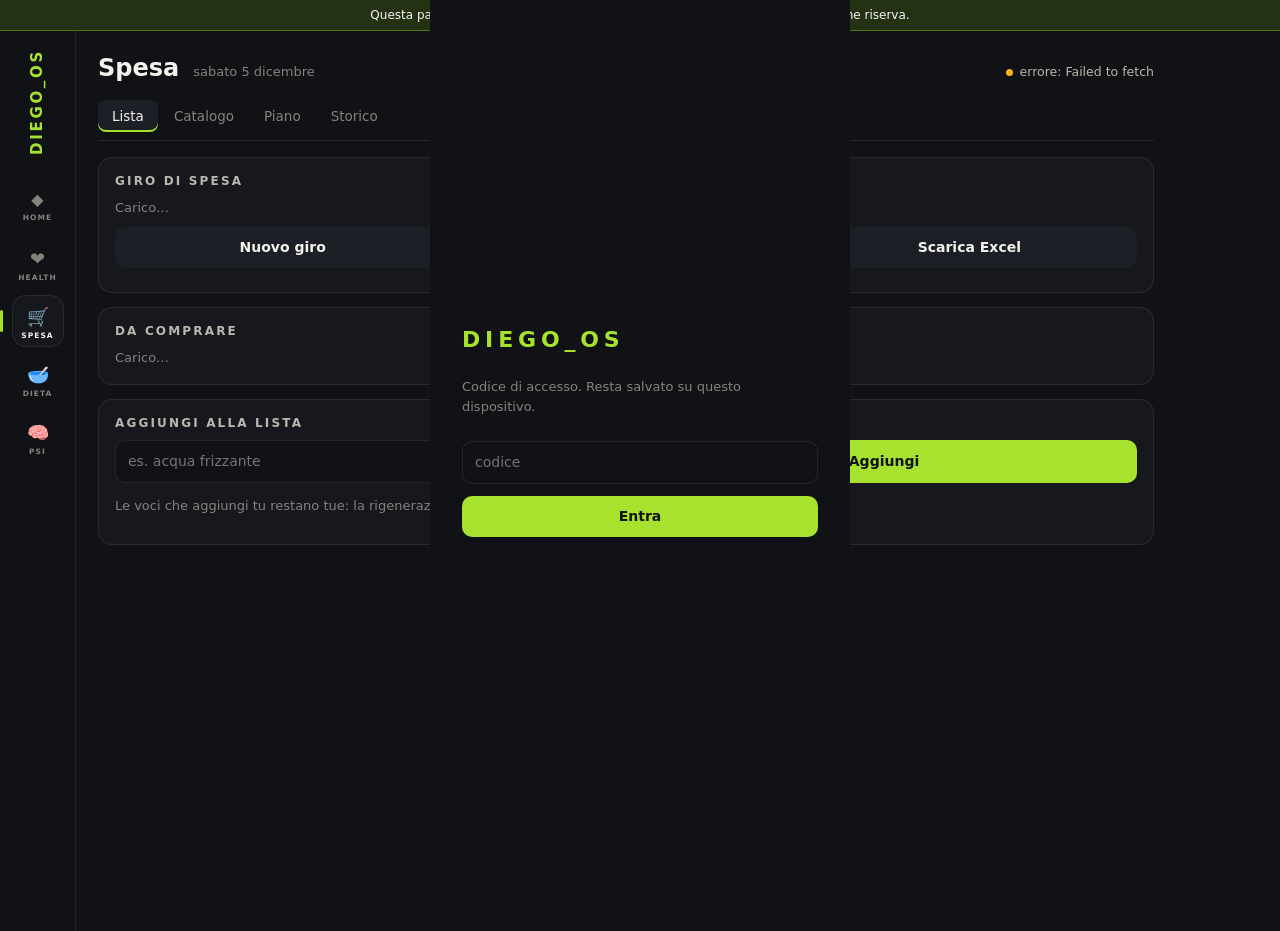
<file: spesa.html>
<!doctype html>
<html lang="it">
<head>
<meta charset="utf-8">
<meta name="viewport" content="width=device-width, initial-scale=1, viewport-fit=cover">
<meta name="apple-mobile-web-app-capable" content="yes">
<meta name="apple-mobile-web-app-status-bar-style" content="black-translucent">
<link rel="manifest" href="manifest.webmanifest">
<title>Diego_OS · Spesa</title>
<!-- JSZip vendorizzato, non da CDN: un .xlsx vero e uno ZIP, e la libreria che
     lo scrive non deve arrivare dalla rete mentre stai scaricando un file
     autenticato. Provenienza, licenza e sha256 in vendor/jszip-3.10.1/. -->
<script src="vendor/jszip-3.10.1/jszip.min.js"></script>
<style>
  /* Stessi gettoni di salute.html: la Spesa e la stessa app, non un tema nuovo.
     Nessuna regola globale condivisa e stata toccata: questa pagina porta la
     sua copia, come gia fanno index.html e psicologa.html. */
  :root{
    --page:#101216; --surface:#16181d; --surface-2:#1c1f25;
    --ink:#f2f1ec; --ink-2:#b9b7ae; --muted:#85837c;
    --hairline:rgba(255,255,255,.08);
    --accent:#a6e22e; --accent-dim:#7ab510;
    --good:#0ca30c; --warning:#fab219; --serious:#ec835a; --critical:#d03b3b;
    --disp:"Futura","Avenir Next Condensed","Avenir Next",system-ui,sans-serif;
    --sans:system-ui,-apple-system,"Segoe UI",sans-serif;
  }
  *{box-sizing:border-box}
  body{margin:0;background:var(--page);color:var(--ink);font:14px/1.5 var(--sans);-webkit-font-smoothing:antialiased}
  .shell{display:grid;grid-template-columns:76px 1fr;min-height:100vh}
  .dock{border-right:1px solid var(--hairline);padding:18px 0 calc(18px + env(safe-area-inset-bottom));
        display:flex;flex-direction:column;align-items:center;gap:6px;position:sticky;top:0;height:100vh}
  .dock .mark{font:700 15px/1 var(--disp);letter-spacing:.18em;color:var(--accent);
              writing-mode:vertical-rl;transform:rotate(180deg);margin-bottom:18px;user-select:none}
  .mod{width:52px;height:52px;border-radius:14px;border:1px solid transparent;display:flex;
       flex-direction:column;align-items:center;justify-content:center;gap:1px;
       font-size:18px;cursor:pointer;color:var(--muted);background:none;position:relative;text-decoration:none}
  .mod .lbl{font:700 7.5px var(--disp);letter-spacing:.14em}
  .mod.active{border-color:var(--hairline);background:var(--surface);color:var(--ink)}
  .mod.active::before{content:"";position:absolute;left:-13px;width:3px;height:22px;background:var(--accent);border-radius:2px}
  main{padding:24px 22px 96px;max-width:1100px;width:100%}
  header.top{display:flex;align-items:baseline;gap:14px;margin-bottom:18px;flex-wrap:wrap}
  .saluto{font:600 24px/1.1 var(--disp)}
  .data-oggi{color:var(--muted);font-size:13px}
  .stato{margin-left:auto;display:flex;align-items:center;gap:7px;color:var(--ink-2);font-size:12.5px}
  .stato .dot{width:7px;height:7px;border-radius:50%;background:var(--good)}
  .stato .dot.warn{background:var(--warning)}
  nav.tabs{display:flex;gap:2px;flex-wrap:wrap;margin-bottom:16px;border-bottom:1px solid var(--hairline);padding-bottom:8px}
  nav.tabs button{background:none;border:0;color:var(--muted);font:500 13.5px var(--sans);padding:8px 14px;border-radius:8px;cursor:pointer}
  nav.tabs button.on{color:var(--ink);background:var(--surface-2);box-shadow:inset 0 -2px 0 var(--accent)}
  .scheda{background:var(--surface);border:1px solid var(--hairline);border-radius:14px;padding:16px;margin-bottom:14px}
  .scheda h3{margin:0 0 10px;font:600 12px var(--disp);letter-spacing:.18em;color:var(--ink-2);text-transform:uppercase}
  input,select,textarea,button.azione{font:inherit;color:var(--ink);background:var(--page);
    border:1px solid var(--hairline);border-radius:10px;padding:10px 12px;width:100%}
  button.azione{background:var(--accent);color:#101216;font-weight:700;border:0;cursor:pointer}
  button.secondario{background:var(--surface-2);color:var(--ink)}
  button[disabled]{opacity:.5;cursor:progress}
  .riga{display:flex;gap:8px;margin-bottom:8px;flex-wrap:wrap}
  .riga>*{flex:1;min-width:130px}
  .ok{color:var(--good);font-size:12px} .avviso{color:var(--warning);font-size:12px}
  .spin{color:var(--muted);font-size:13px}
  #login{position:fixed;inset:0;background:var(--page);display:flex;flex-direction:column;
         justify-content:center;padding:32px;gap:12px;z-index:10;max-width:420px;margin:0 auto}
  #login .mark{font:700 22px var(--disp);letter-spacing:.22em;color:var(--accent)}
  .vista{display:none}.vista.on{display:block}

  /* la lista: una riga = una voce da comprare. Tocco largo, niente rosso. */
  .gruppo-tit{font:600 11px var(--disp);letter-spacing:.16em;color:var(--muted);
              text-transform:uppercase;margin:14px 0 6px}
  .sp-riga{display:flex;align-items:flex-start;gap:10px;padding:10px 0;border-bottom:1px solid var(--hairline)}
  .sp-riga:last-child{border-bottom:0}
  .sp-riga .corpo{flex:1;min-width:0}
  .sp-riga .nome{font-size:14px}
  .sp-riga.fatta .nome{color:var(--muted);text-decoration:line-through}
  .sp-riga small{display:block;color:var(--muted);font-size:11.5px;line-height:1.5}
  .flag{width:26px;height:26px;border-radius:8px;border:1px solid var(--hairline);
        background:var(--surface-2);color:var(--ink);font-size:14px;cursor:pointer;flex:0 0 auto;padding:0}
  .flag.on{background:var(--accent);color:#101216;border-color:transparent}
  .flag.casa{background:var(--surface-2);color:var(--accent);border-color:var(--accent-dim)}
  .mini{width:auto;padding:5px 9px;font-size:12px;border-radius:8px;background:var(--surface-2);
        border:1px solid var(--hairline);color:var(--ink-2);cursor:pointer;flex:0 0 auto}
  .quant{width:110px;flex:0 0 auto;padding:6px 8px;font-size:12.5px}
  .pill{display:inline-block;font-size:10.5px;letter-spacing:.06em;text-transform:uppercase;
        border:1px solid var(--hairline);border-radius:999px;padding:1px 8px;color:var(--muted);margin-left:6px}
  .pill.tolto{color:var(--serious);border-color:rgba(236,131,90,.4)}
  .pill.mio{color:var(--accent);border-color:var(--accent-dim)}
  .alt{border-bottom:1px solid var(--hairline);padding:9px 0;font-size:13.5px}
  .alt:last-child{border-bottom:0}
  .alt b{font:600 12px var(--disp);letter-spacing:.1em;color:var(--accent);margin-right:8px}
  .delta{background:var(--surface-2);border:1px solid var(--hairline);border-radius:12px;padding:12px;margin-top:10px}
  .delta ul{margin:6px 0 0;padding-left:18px;color:var(--ink-2);font-size:13px}
  @media (max-width:720px){
    main{padding:18px 14px 90px}
    .quant{width:84px}
  }
</style>
</head>
<body><div style="background:#A3FF0022;border-bottom:1px solid #A3FF0055;color:#F5F5F7;font:500 12px Sora,system-ui;padding:8px 14px;text-align:center">Questa pagina è SUPERATA: la nuova sede è <a href="salute.html#spesa" style="color:#A3FF00">Salute → Spesa</a>. Resta qui solo come riserva.</div>

<div id="login">
  <div class="mark">DIEGO_OS</div>
  <p class="spin">Codice di accesso. Resta salvato su questo dispositivo.</p>
  <input id="tok" type="password" placeholder="codice" autocomplete="current-password">
  <button class="azione" onclick="entra()">Entra</button>
  <p id="loginErr" class="avviso"></p>
</div>

<div class="shell">
  <aside class="dock">
    <div class="mark">DIEGO_OS</div>
    <a class="mod" href="index.html" title="Soldi e Track" style="font-size:16px">&#9670;<span class="lbl">HOME</span></a>
    <a class="mod" href="salute.html" title="Health">&#10084;<span class="lbl">HEALTH</span></a>
    <span class="mod active" title="Spesa">&#128722;<span class="lbl">SPESA</span></span>
    <a class="mod" href="dieta.html" title="Dieta e stime">&#129379;<span class="lbl">DIETA</span></a>
    <a class="mod" href="psicologa.html" title="Psicologa">&#129504;<span class="lbl">PSI</span></a>
  </aside>

  <main>
    <header class="top">
      <div class="saluto">Spesa</div>
      <div class="data-oggi" id="dataOggi"></div>
      <div class="stato"><span class="dot warn" id="dotStato"></span><span id="txtStato">accesso richiesto</span></div>
    </header>

    <nav class="tabs">
      <button class="on" data-vista="lista" onclick="vista('lista',this)">Lista</button>
      <button data-vista="catalogo" onclick="vista('catalogo',this)">Catalogo</button>
      <button data-vista="piano" onclick="vista('piano',this)">Piano</button>
      <button data-vista="storico" onclick="vista('storico',this)">Storico</button>
    </nav>

    <p id="esito" class="spin" role="status" aria-live="polite"></p>

    <!-- ============ LISTA: il giro corrente ============ -->
    <div id="v-lista" class="vista on">
      <div class="scheda">
        <h3>Giro di spesa</h3>
        <div id="giroTesta" class="spin">Carico…</div>
        <div class="riga" style="margin-top:10px">
          <button class="azione secondario" id="btnNuovoGiro" onclick="nuovoGiro()">Nuovo giro</button>
          <button class="azione secondario" id="btnRigenera" onclick="anteprimaRigenera()">Rigenera dalla dieta</button>
          <button class="azione secondario" id="btnExcel" onclick="scaricaExcel()">Scarica Excel</button>
        </div>
        <div id="anteprima"></div>
      </div>

      <div class="scheda">
        <h3>Da comprare</h3>
        <div id="listaGiro" class="spin">Carico…</div>
      </div>

      <div class="scheda">
        <h3>Aggiungi alla lista</h3>
        <div class="riga">
          <input id="nuovaVoce" placeholder="es. acqua frizzante" autocomplete="off">
          <button class="azione" id="btnAggiungiVoce" onclick="aggiungiVoce()">Aggiungi</button>
        </div>
        <p class="spin">Le voci che aggiungi tu restano tue: la rigenerazione dalla dieta non le toglie.</p>
      </div>
    </div>

    <!-- ============ CATALOGO: il master ============ -->
    <div id="v-catalogo" class="vista">
      <div class="scheda">
        <h3>Catalogo dalla dieta</h3>
        <p class="spin" id="catalogoNota"></p>
        <label class="spin" style="display:block;margin:6px 0 10px">
          <input type="checkbox" id="mostraTolti" onchange="carica()" style="width:auto;margin-right:6px">
          mostra anche le voci che ho tolto
        </label>
        <div id="catalogo" class="spin">Carico…</div>
      </div>
      <div class="scheda">
        <h3>Integratori — dalla scheda</h3>
        <p class="spin">Trascritti dalla scheda del nutrizionista. Non sono consigli dell'app.</p>
        <div id="integratori" class="spin">Carico…</div>
      </div>
    </div>

    <!-- ============ PIANO: le 27 alternative ============ -->
    <div id="v-piano" class="vista">
      <div class="scheda">
        <h3>Piano alimentare</h3>
        <p class="spin" id="pianoTesta"></p>
        <div id="piano" class="spin">Carico…</div>
      </div>
    </div>

    <!-- ============ STORICO ============ -->
    <div id="v-storico" class="vista">
      <div class="scheda">
        <h3>Giri precedenti</h3>
        <div id="storico" class="spin">Carico…</div>
      </div>
      <div class="scheda" id="giroStoricoBox" style="display:none">
        <h3 id="giroStoricoTit">Giro</h3>
        <div id="giroStorico"></div>
      </div>
    </div>
  </main>
</div>

<script>
var API_BASE='https://icsafmrkndgdksybagky.supabase.co/functions/v1/health-app';
var TOK = localStorage.getItem('app_token') || localStorage.getItem('dos_token') || '';
var DATI = {};          /* l'ultima lettura del server: e questa che si disegna */
var IN_CORSO = false;   /* un gesto per volta: il doppio invio non parte proprio */

document.getElementById('dataOggi').textContent =
  new Date().toLocaleDateString('it-IT', { weekday:'long', day:'numeric', month:'long' });

/* Il testo che arriva dal database e DATO, non markup: un nome che contiene
   `<` non deve poter diventare un tag. Vale anche per i nomi che scrive Diego. */
function esc(s){
  return String(s==null?'':s).replace(/[&<>"']/g, function(c){
    return {'&':'&amp;','<':'&lt;','>':'&gt;','"':'&quot;',"'":'&#39;'}[c];
  });
}

function entra(){
  var t = document.getElementById('tok').value.trim();
  if(!t) return;
  TOK = t;
  api('/api/lista_spesa?cosa=giri').then(function(){
    localStorage.setItem('app_token', t); localStorage.setItem('dos_token', t);
    document.getElementById('login').style.display='none';
    carica();
  }).catch(function(){ document.getElementById('loginErr').textContent='Codice sbagliato.'; });
}

function api(percorso, corpo){
  var controller = new AbortController();
  var scadenza = setTimeout(function(){ controller.abort(); }, 120000);
  var opt = { headers: { 'x-app-token': TOK, 'content-type':'application/json' }, signal:controller.signal };
  if(corpo){ opt.method='POST'; opt.body=JSON.stringify(corpo); }
  return fetch(API_BASE+percorso, opt).then(function(r){
    if(r.status===401){
      document.getElementById('login').style.display='flex';
      throw new Error('sessione scaduta: reinserisci il codice');
    }
    if(!r.ok) return r.json().catch(function(){ return null; }).then(function(e){
      throw new Error((e && typeof e.errore==='string' && e.errore.trim())
        ? e.errore : 'Servizio non disponibile (HTTP '+r.status+').');
    });
    return r.json();
  }).catch(function(e){
    /* Consegna INCERTA: la richiesta puo essere arrivata. Non si rimanda alla
       cieca — la chiave dell'operazione resta valida e si rilegge. */
    if(controller.signal.aborted) throw new Error(corpo
      ? 'Non ho ricevuto risposta. La richiesta potrebbe essere arrivata lo stesso: ricarico e controllo prima di rifarla.'
      : 'Tempo di attesa scaduto durante il caricamento.');
    throw e;
  }).finally(function(){ clearTimeout(scadenza); });
}

function vista(nome, btn){
  var t=document.getElementById('v-'+nome); if(!t) return;
  document.querySelectorAll('.vista').forEach(function(v){ v.classList.remove('on'); });
  t.classList.add('on');
  document.querySelectorAll('nav.tabs button').forEach(function(b){ b.classList.remove('on'); });
  if(btn) btn.classList.add('on');
  else{ var b2=document.querySelector('nav.tabs button[data-vista="'+nome+'"]'); if(b2) b2.classList.add('on'); }
}

/* ═══════════════ IDENTITA DELL'OPERAZIONE ═══════════════
   L'UUID nasce al PRIMO gesto e vive finche quel gesto non ha un esito noto.
   Serve a due cose sole: un doppio clic non fa due operazioni, e una consegna
   incerta si VERIFICA con la stessa chiave invece di essere ripetuta alla
   cieca. Non e una seconda autorita sui dati: il contenuto della lista viene
   sempre e solo dall'ultima lettura del server. */
function nuovaChiave(){
  if(window.crypto && crypto.randomUUID) return crypto.randomUUID();
  /* ripiego senza crypto: comunque un UUID v4 formalmente valido */
  return 'xxxxxxxx-xxxx-4xxx-yxxx-xxxxxxxxxxxx'.replace(/[xy]/g, function(c){
    var r=Math.random()*16|0, v=c==='x'?r:(r&0x3|0x8); return v.toString(16);
  });
}
/* Impronta del contenuto. ATTENZIONE a cosa e e cosa NON e: dal 07/09 sera la
   verita' la calcola il SERVER dai parametri che riceve davvero (azione + hash
   canonico). Questa qui viaggia solo per compatibilita e per far vedere in un
   log un eventuale disallineamento: non decide niente, e non ci si appoggia. */
function impronta(o){
  var s=JSON.stringify(o, Object.keys(o).sort()), h1=0x811c9dc5, h2=0x01000193;
  for(var i=0;i<s.length;i++){ h1=(h1^s.charCodeAt(i))>>>0; h1=Math.imul(h1,16777619)>>>0;
    h2=(h2+s.charCodeAt(i)*(i+1))>>>0; }
  return ('0000000'+h1.toString(16)).slice(-8)+('0000000'+h2.toString(16)).slice(-8);
}
var IN_VOLO_K='spesa_in_volo';
function segnaInVolo(d){ try{ sessionStorage.setItem(IN_VOLO_K, JSON.stringify(d)); }catch(e){} }
function togliInVolo(){ try{ sessionStorage.removeItem(IN_VOLO_K); }catch(e){} }

function messaggio(testo, classe){
  var el=document.getElementById('esito');
  el.className = classe || 'spin';
  el.textContent = testo || '';
}

/* Una scrittura = una chiamata + una RILETTURA. Non si disegna mai da quello
   che «dovrebbe» essere successo: si ridisegna da cio che il database dice. */
function gesto(percorso, corpo, descrizione){
  if(IN_CORSO){
    messaggio('Sto ancora aspettando la risposta di prima: aspetto quella, non ne mando un\'altra.', 'avviso');
    return Promise.resolve(null);
  }
  IN_CORSO = true;
  document.querySelectorAll('button').forEach(function(b){ b.disabled=true; });
  corpo.operazione = corpo.operazione || nuovaChiave();
  corpo.impronta = impronta(corpo);
  segnaInVolo({ percorso:percorso, operazione:corpo.operazione, cosa:descrizione });
  messaggio(descrizione+'…');
  return api(percorso, corpo).then(function(r){
    togliInVolo();
    return carica().then(function(){
      var e = r && r.esito;
      if(e==='creato' || e==='aggiornato'){
        messaggio(r.replay ? (descrizione+': era gia fatto, non ho salvato due volte.')
                           : (descrizione+': fatto.'), 'ok');
      }else{
        /* niente «salvato» per una scrittura mai avvenuta: si dice cosa e
           successo davvero, con le parole del database */
        messaggio(descrizione+': non ho cambiato niente — '+
          (r && (r.nota || r.esito) ? esc(r.nota || r.esito) : 'esito sconosciuto'), 'avviso');
      }
      return r;
    });
  }).catch(function(err){
    messaggio(descrizione+': '+err.message, 'avviso');
    return carica().catch(function(){});
  }).finally(function(){
    IN_CORSO = false;
    document.querySelectorAll('button').forEach(function(b){ b.disabled=false; });
  });
}

/* ═══════════════ LETTURA E DISEGNO ═══════════════ */
function carica(){
  var q = document.getElementById('mostraTolti') && document.getElementById('mostraTolti').checked ? '&disattivati=1' : '';
  return api('/api/lista_spesa?cosa=tutto'+q).then(function(r){
    DATI = r || {};
    document.getElementById('dotStato').className='dot';
    document.getElementById('txtStato').textContent='dati aggiornati';
    disegnaGiro(); disegnaCatalogo(); disegnaPiano(); disegnaStorico();
    return r;
  }).catch(function(e){
    document.getElementById('dotStato').className='dot warn';
    document.getElementById('txtStato').textContent='errore: '+e.message;
    throw e;
  });
}

var ETICHETTA_STATO = { da_comprare:'da comprare', comprato:'comprato', in_casa:'ce l\'ho' };
var ETICHETTA_PASTO = { colazione:'Colazione', spuntino_mattina:'Spuntino mattina',
  pranzo:'Pranzo', spuntino_pomeriggio:'Spuntino pomeriggio', cena:'Cena' };

function usiTesto(usi){
  if(!usi || !usi.length) return '';
  return usi.map(function(u){
    var q = u.indeterminata ? 'quantita non prescritta'
          : (u.quantita_min==null ? '' : (u.quantita_min===u.quantita_max
              ? u.quantita_min+' '+(u.unita||'') : u.quantita_min+'–'+u.quantita_max+' '+(u.unita||'')));
    return (ETICHETTA_PASTO[u.pasto]||u.pasto)+' '+u.lettera+(q?' · '+q:'')+
           (u.preparazione?' ('+u.preparazione+')':'');
  }).join(' · ');
}

function disegnaGiro(){
  var g = DATI.giro, testa = document.getElementById('giroTesta'), box = document.getElementById('listaGiro');
  if(!g){
    testa.textContent = 'Nessun giro aperto. «Nuovo giro» crea la lista dal piano.';
    box.innerHTML = '<span class="spin">Niente da comprare: apri un giro.</span>';
    return;
  }
  var vive = g.righe || [], fatte = vive.filter(function(r){ return r.stato!=='da_comprare'; }).length;
  testa.innerHTML = '<b>'+esc(g.titolo)+'</b> · '+vive.length+' voci · '+fatte+' segnate'+
    (g.stato==='chiuso'?' <span class="pill">chiuso</span>':'')+
    '<br><small class="spin">Le dosi della scheda sono per opzione, non per giornata: la quantita da comprare la scrivi tu.</small>';

  if(!vive.length){ box.innerHTML='<span class="spin">Questo giro e vuoto.</span>'; return; }
  var cat = {}, ordine = [];
  vive.forEach(function(r){ if(!cat[r.categoria]){ cat[r.categoria]=[]; ordine.push(r.categoria); } cat[r.categoria].push(r); });
  var h='';
  ordine.forEach(function(c){
    h += '<div class="gruppo-tit">'+esc(c.replace(/_/g,' '))+'</div>';
    cat[c].forEach(function(r){
      var fatto = r.stato!=='da_comprare';
      h += '<div class="sp-riga'+(fatto?' fatta':'')+'" data-alimento="'+r.alimento_id+'">'+
        '<button class="flag'+(r.stato==='comprato'?' on':'')+(r.stato==='in_casa'?' casa':'')+
          '" title="'+esc(ETICHETTA_STATO[r.stato]||r.stato)+'" data-ruolo="spunta" '+
          'onclick="spunta('+r.alimento_id+','+r.rev+')">'+(fatto?'&#10003;':'')+'</button>'+
        '<div class="corpo"><div class="nome">'+esc(r.nome)+
          (r.origine==='manuale'?'<span class="pill mio">mia</span>':'')+
          (r.attivo_nel_master===false?'<span class="pill tolto">fuori catalogo</span>':'')+'</div>'+
        '<small>'+(r.quantita_indeterminata?'quantita non prescritta dalla scheda · ':'')+
          /* «aggiunta tua» solo se lo e davvero: gli integratori NON hanno usi
             nel piano dei pasti, ma vengono dalla scheda del nutrizionista, e
             attribuirli a Diego li trasformerebbe in un consiglio dell'app. */
          (r.usi ? ('serve in '+r.usi+' '+(r.usi===1?'opzione':'opzioni'))
                 : (r.categoria==='integratori' ? 'dalla scheda del nutrizionista' : 'aggiunta tua'))+
          (r.requisito?' · '+esc(r.requisito):'')+
          (r.nota?'<br>nota: '+esc(r.nota):'')+'</small></div>'+
        '<input class="quant" value="'+esc(r.quantita||'')+'" placeholder="quanto?" '+
          'data-ruolo="quantita" onchange="scriviQuantita('+r.alimento_id+','+r.rev+',this.value)">'+
        '<button class="mini" data-ruolo="in-casa" onclick="statoRiga('+r.alimento_id+','+r.rev+',\'in_casa\')">ce l\'ho</button>'+
        '<button class="mini" data-ruolo="togli" onclick="togliRiga('+r.alimento_id+','+r.rev+')">togli</button>'+
        '</div>';
    });
  });
  if((g.righe_tolte||[]).length){
    h += '<div class="gruppo-tit">tolte da questo giro</div>';
    g.righe_tolte.forEach(function(r){
      h += '<div class="sp-riga"><div class="corpo"><div class="nome">'+esc(r.nome)+
        '<span class="pill tolto">tolta</span></div></div>'+
        '<button class="mini" onclick="rimettiRiga('+r.alimento_id+','+r.rev+')">rimetti</button></div>';
    });
  }
  box.innerHTML = h;
}

function disegnaCatalogo(){
  var m = DATI.master || [], box = document.getElementById('catalogo');
  document.getElementById('catalogoNota').textContent =
    m.length+' voci d\'acquisto. Togliere una voce dalla spesa non cambia la dieta: '+
    'il piano del nutrizionista resta quello, e la voce si puo rimettere.';
  if(!m.length){ box.innerHTML='<span class="spin">Catalogo vuoto.</span>'; return; }
  var h='';
  m.forEach(function(a){
    h += '<div class="sp-riga" data-alimento="'+a.id+'"><div class="corpo">'+
      '<div class="nome">'+esc(a.nome)+
        (a.attivo===false?'<span class="pill tolto">fuori lista</span>':'')+
        (a.origine==='manuale'?'<span class="pill mio">mia</span>':'')+'</div>'+
      '<small>'+(a.usi&&a.usi.length ? esc(usiTesto(a.usi)) : 'aggiunta tua, non viene dalla scheda')+
      (a.requisito?'<br>'+esc(a.requisito):'')+
      (a.rinominato?'<br>sulla scheda: '+esc(a.nome_scheda):'')+'</small></div>'+
      '<button class="mini" data-ruolo="rinomina" onclick="rinomina('+a.id+','+a.rev+')">rinomina</button>'+
      (a.attivo===false
        ? '<button class="mini" data-ruolo="ripristina" onclick="masterStato('+a.id+','+a.rev+',\'ripristina\')">rimetti</button>'
        : '<button class="mini" data-ruolo="togli-master" onclick="masterStato('+a.id+','+a.rev+',\'togli\')">togli</button>')+
      '</div>';
  });
  box.innerHTML=h;
  var integ = DATI.integratori || [], bi = document.getElementById('integratori');
  bi.innerHTML = integ.length ? integ.map(function(i){
    return '<div class="sp-riga"><div class="corpo"><div class="nome">'+esc(i.nome)+'</div>'+
      '<small>'+esc(i.dose||'')+' · '+esc(i.momento||'')+(i.indicazione?' · '+esc(i.indicazione):'')+'</small></div></div>';
  }).join('') : '<span class="spin">Nessun integratore in scheda.</span>';
}

function disegnaPiano(){
  var p = DATI.piano, box=document.getElementById('piano');
  if(!p){ box.innerHTML='<span class="spin">Nessun piano attivo.</span>'; return; }
  document.getElementById('pianoTesta').textContent =
    p.titolo+' — scheda del '+p.data+'. '+p.nota;
  var per={}, ordine=[];
  (p.alternative||[]).forEach(function(a){ if(!per[a.pasto]){ per[a.pasto]=[]; ordine.push(a.pasto); } per[a.pasto].push(a); });
  var h='';
  ordine.forEach(function(pa){
    h += '<div class="gruppo-tit">'+esc(ETICHETTA_PASTO[pa]||pa)+' — '+per[pa].length+' alternative</div>';
    per[pa].forEach(function(a){
      h += '<div class="alt"><b>'+esc(a.lettera)+'</b>'+esc(a.testo)+'</div>';
    });
  });
  box.innerHTML=h;
}

function disegnaStorico(){
  var g = DATI.giri || [], box=document.getElementById('storico');
  box.innerHTML = g.length ? g.map(function(x){
    return '<div class="sp-riga"><div class="corpo"><div class="nome">'+esc(x.titolo||('Giro '+x.id))+
      (x.stato==='aperto'?'<span class="pill">aperto</span>':'')+'</div>'+
      '<small>'+x.righe_vive+' voci · '+x.comprate+' segnate · '+
      esc(String(x.creato||'').slice(0,10))+'</small></div>'+
      '<button class="mini" onclick="apriGiro('+x.id+')">apri</button></div>';
  }).join('') : '<span class="spin">Nessun giro ancora.</span>';
}

function apriGiro(id){
  api('/api/lista_spesa?cosa=giro&giro='+id).then(function(r){
    var g=r.giro; if(!g) return;
    document.getElementById('giroStoricoBox').style.display='block';
    document.getElementById('giroStoricoTit').textContent = g.titolo || ('Giro '+g.id);
    document.getElementById('giroStorico').innerHTML = (g.righe||[]).map(function(x){
      return '<div class="sp-riga"><div class="corpo"><div class="nome">'+esc(x.nome)+'</div>'+
        '<small>'+esc(ETICHETTA_STATO[x.stato]||x.stato)+(x.quantita?' · '+esc(x.quantita):'')+'</small></div></div>';
    }).join('') || '<span class="spin">Giro vuoto.</span>';
  }).catch(function(e){ messaggio(e.message,'avviso'); });
}

/* ═══════════════ I GESTI ═══════════════ */
function nuovoGiro(){ gesto('/api/lista_spesa/giro', { azione:'crea' }, 'Nuovo giro'); }

function spunta(alimento, rev){
  var r = (DATI.giro && (DATI.giro.righe||[]).filter(function(x){ return x.alimento_id===alimento; })[0]);
  var nuovo = (r && r.stato==='da_comprare') ? 'comprato' : 'da_comprare';
  statoRiga(alimento, rev, nuovo);
}
function statoRiga(alimento, rev, stato){
  gesto('/api/lista_spesa/giro', { azione:'stato', alimento:alimento, rev:rev, stato:stato,
    giro: DATI.giro && DATI.giro.id }, 'Segno la voce');
}
function togliRiga(alimento, rev){
  gesto('/api/lista_spesa/giro', { azione:'togli_riga', alimento:alimento, rev:rev,
    giro: DATI.giro && DATI.giro.id }, 'Tolgo dalla lista');
}
function rimettiRiga(alimento, rev){
  gesto('/api/lista_spesa/giro', { azione:'aggiungi_riga', alimento:alimento, rev:rev,
    giro: DATI.giro && DATI.giro.id }, 'Rimetto nella lista');
}
function scriviQuantita(alimento, rev, valore){
  gesto('/api/lista_spesa/giro', { azione:'modifica', alimento:alimento, rev:rev,
    quantita:String(valore||''), giro: DATI.giro && DATI.giro.id }, 'Scrivo la quantita');
}
function aggiungiVoce(){
  var campo=document.getElementById('nuovaVoce'), nome=(campo.value||'').trim();
  if(!nome){ messaggio('Scrivi cosa vuoi aggiungere.','avviso'); return; }
  gesto('/api/lista_spesa/master', { azione:'aggiungi', nome:nome }, 'Aggiungo «'+nome+'»')
    .then(function(r){
      campo.value='';
      /* la voce nuova entra anche nel giro aperto: e li che Diego la cerchera */
      if(r && r.alimento_id && DATI.giro){
        return gesto('/api/lista_spesa/giro', { azione:'aggiungi_riga', alimento:r.alimento_id,
          giro: DATI.giro.id }, 'Metto «'+nome+'» nel giro');
      }
    });
}
function rinomina(id, rev){
  var attuale=(DATI.master||[]).filter(function(a){ return a.id===id; })[0];
  var nome = prompt('Come la vuoi chiamare?', attuale ? attuale.nome : '');
  if(nome===null) return;
  nome=nome.trim(); if(!nome) return;
  gesto('/api/lista_spesa/master', { azione:'rinomina', alimento:id, rev:rev, nuovo_nome:nome }, 'Rinomino');
}
function masterStato(id, rev, azione){
  gesto('/api/lista_spesa/master', { azione:azione, alimento:id, rev:rev },
    azione==='togli' ? 'Tolgo dal catalogo' : 'Rimetto nel catalogo');
}

/* ═══════════════ RIGENERAZIONE: prima si guarda, poi si conferma ═══════════ */
function anteprimaRigenera(){
  if(!DATI.giro){ messaggio('Prima serve un giro aperto.','avviso'); return; }
  var ripristina = false;
  var esclusi = (DATI.master||[]).filter(function(a){ return a.attivo===false; }).length;
  gesto('/api/lista_spesa/rigenera', { azione:'anteprima', giro:DATI.giro.id,
    ripristina_esclusi:ripristina }, 'Preparo l\'anteprima').then(function(r){
    if(!r || !r.anteprima_id) return;
    mostraAnteprima(r);
  });
}
function anteprimaConRipristino(){
  if(!DATI.giro) return;
  gesto('/api/lista_spesa/rigenera', { azione:'anteprima', giro:DATI.giro.id,
    ripristina_esclusi:true }, 'Anteprima con i ripristini').then(function(r){
    if(r && r.anteprima_id) mostraAnteprima(r);
  });
}
function mostraAnteprima(r){
  var d=r.delta||{}, box=document.getElementById('anteprima');
  function elenco(v){
    if(!v || !v.length) return '<li class="spin">niente</li>';
    return v.map(function(x){ return '<li>'+esc(typeof x==='string'?x:x.nome)+'</li>'; }).join('');
  }
  box.innerHTML = '<div class="delta"><b>Anteprima — non ho ancora applicato niente</b>'+
    '<div class="gruppo-tit">verranno aggiunte</div><ul>'+elenco(d.da_aggiungere)+'</ul>'+
    '<div class="gruppo-tit">righe tolte che tornano</div><ul>'+elenco(d.da_ripristinare_nel_giro)+'</ul>'+
    '<div class="gruppo-tit">voci del piano che avevi escluso</div><ul>'+elenco(d.esclusi_del_piano)+'</ul>'+
    '<p class="spin">Verranno rimesse in catalogo: <b>'+(d.esclusi_verranno_ripristinati?'si':'no')+'</b>. '+
    'Aggiunte tue conservate: '+((d.aggiunte_personali_conservate||[]).length)+'. '+
    'Spunte conservate: '+(d.spunte_conservate||0)+'. Niente viene tolto.</p>'+
    '<div class="riga">'+
      '<button class="azione" onclick="confermaRigenera(\''+esc(r.anteprima_id)+'\','+
        r.revisioni.piano+','+r.revisioni.master+','+r.revisioni.giro+')">Applica</button>'+
      (d.esclusi_verranno_ripristinati ? ''
        : '<button class="azione secondario" onclick="anteprimaConRipristino()">Rifai rimettendo gli esclusi</button>')+
      '<button class="azione secondario" onclick="document.getElementById(\'anteprima\').innerHTML=\'\'">Lascia stare</button>'+
    '</div></div>';
}
function confermaRigenera(id, pRev, mRev, gRev){
  gesto('/api/lista_spesa/rigenera', { azione:'conferma', anteprima:id,
    piano_rev:pRev, master_rev:mRev, giro_rev:gRev }, 'Applico la rigenerazione')
    .then(function(){ document.getElementById('anteprima').innerHTML=''; });
}

/* ═══════════════ EXCEL VERO ═══════════════
   Un .xlsx e uno ZIP di XML. Si costruisce QUI, nel browser, DOPO una lettura
   autenticata: nessun token finisce nell'indirizzo o dentro il foglio, e non
   puo capitare che una risposta 401 venga salvata con l'estensione sbagliata.
   Ogni cella e una stringa: `=1+1` resta il testo «=1+1», non una formula. */
function colonna(n){ var s=''; while(n>0){ var m=(n-1)%26; s=String.fromCharCode(65+m)+s; n=(n-1-m)/26; } return s; }
function xmlEsc(s){
  return String(s==null?'':s)
    .replace(/[\x00-\x08\x0B\x0C\x0E-\x1F]/g,'')   /* caratteri che l'XML non ammette */
    .replace(/&/g,'&amp;').replace(/</g,'&lt;').replace(/>/g,'&gt;')
    .replace(/"/g,'&quot;').replace(/'/g,'&apos;');
}
function foglio(righe){
  var xml='<?xml version="1.0" encoding="UTF-8" standalone="yes"?>'+
    '<worksheet xmlns="http://schemas.openxmlformats.org/spreadsheetml/2006/main"><sheetData>';
  righe.forEach(function(r, i){
    xml += '<row r="'+(i+1)+'">';
    r.forEach(function(c, j){
      /* t="inlineStr" = testo, sempre. E la difesa contro l'iniezione di
         formule: un nome che comincia per =, +, - o @ resta un nome. */
      xml += '<c r="'+colonna(j+1)+(i+1)+'" t="inlineStr"><is><t xml:space="preserve">'+
             xmlEsc(c)+'</t></is></c>';
    });
    xml += '</row>';
  });
  return xml+'</sheetData></worksheet>';
}
function costruisciXlsx(fogli){
  var zip = new JSZip();
  zip.file('[Content_Types].xml',
    '<?xml version="1.0" encoding="UTF-8" standalone="yes"?>'+
    '<Types xmlns="http://schemas.openxmlformats.org/package/2006/content-types">'+
    '<Default Extension="rels" ContentType="application/vnd.openxmlformats-package.relationships+xml"/>'+
    '<Default Extension="xml" ContentType="application/xml"/>'+
    '<Override PartName="/xl/workbook.xml" ContentType="application/vnd.openxmlformats-officedocument.spreadsheetml.sheet.main+xml"/>'+
    '<Override PartName="/xl/styles.xml" ContentType="application/vnd.openxmlformats-officedocument.spreadsheetml.styles+xml"/>'+
    fogli.map(function(f,i){ return '<Override PartName="/xl/worksheets/sheet'+(i+1)+
      '.xml" ContentType="application/vnd.openxmlformats-officedocument.spreadsheetml.worksheet+xml"/>'; }).join('')+
    '</Types>');
  zip.folder('_rels').file('.rels',
    '<?xml version="1.0" encoding="UTF-8" standalone="yes"?>'+
    '<Relationships xmlns="http://schemas.openxmlformats.org/package/2006/relationships">'+
    '<Relationship Id="rId1" Type="http://schemas.openxmlformats.org/officeDocument/2006/relationships/officeDocument" Target="xl/workbook.xml"/>'+
    '</Relationships>');
  var xl = zip.folder('xl');
  xl.file('workbook.xml',
    '<?xml version="1.0" encoding="UTF-8" standalone="yes"?>'+
    '<workbook xmlns="http://schemas.openxmlformats.org/spreadsheetml/2006/main" '+
    'xmlns:r="http://schemas.openxmlformats.org/officeDocument/2006/relationships"><sheets>'+
    fogli.map(function(f,i){ return '<sheet name="'+xmlEsc(f.nome)+'" sheetId="'+(i+1)+'" r:id="rId'+(i+1)+'"/>'; }).join('')+
    '</sheets></workbook>');
  xl.file('styles.xml',
    '<?xml version="1.0" encoding="UTF-8" standalone="yes"?>'+
    '<styleSheet xmlns="http://schemas.openxmlformats.org/spreadsheetml/2006/main">'+
    '<fonts count="1"><font><sz val="11"/><name val="Calibri"/></font></fonts>'+
    '<fills count="1"><fill><patternFill patternType="none"/></fill></fills>'+
    '<borders count="1"><border/></borders>'+
    '<cellStyleXfs count="1"><xf/></cellStyleXfs><cellXfs count="1"><xf/></cellXfs>'+
    '</styleSheet>');
  xl.folder('_rels').file('workbook.xml.rels',
    '<?xml version="1.0" encoding="UTF-8" standalone="yes"?>'+
    '<Relationships xmlns="http://schemas.openxmlformats.org/package/2006/relationships">'+
    fogli.map(function(f,i){ return '<Relationship Id="rId'+(i+1)+
      '" Type="http://schemas.openxmlformats.org/officeDocument/2006/relationships/worksheet" Target="worksheets/sheet'+(i+1)+'.xml"/>'; }).join('')+
    '<Relationship Id="rId'+(fogli.length+1)+'" Type="http://schemas.openxmlformats.org/officeDocument/2006/relationships/styles" Target="styles.xml"/>'+
    '</Relationships>');
  var ws = xl.folder('worksheets');
  fogli.forEach(function(f,i){ ws.file('sheet'+(i+1)+'.xml', foglio(f.righe)); });
  return zip.generateAsync({ type:'blob',
    mimeType:'application/vnd.openxmlformats-officedocument.spreadsheetml.sheet' });
}

var NOTA_TESTA = 'Quantita PER OPZIONE, non per giornata: le alternative sono scelte (una per pasto).';

function scaricaExcel(){
  messaggio('Preparo il file…');
  /* si RILEGGE dal server prima di scrivere il file: cosi il foglio non e la
     fotografia di quello che c'era sullo schermo mezz'ora fa */
  var q = document.getElementById('mostraTolti') && document.getElementById('mostraTolti').checked ? '&disattivati=1' : '';
  api('/api/lista_spesa?cosa=tutto'+q).then(function(d){
    DATI = d || {};
    var piano = d.piano || {}, master = d.master || [], integ = d.integratori || [], giro = d.giro;
    var catalogo = [['Alimento','Categoria','Unita','In lista','Requisito / nota','N. usi','Serve in']];
    master.forEach(function(a){
      catalogo.push([a.nome, a.categoria, a.unita, a.attivo===false?'no':'si',
        a.requisito || (a.origine==='manuale'?'aggiunta personale':''),
        String((a.usi||[]).length), usiTesto(a.usi)]);
    });
    integ.forEach(function(i){
      catalogo.push([i.nome,'integratori (dalla scheda)', i.dose||'', i.attivo===false?'no':'si',
        i.indicazione||'', '', i.momento||'']);
    });
    var usi = [['Alimento','Pasto','Alternativa','Quantita min','Quantita max','Unita','Preparazione','Nota','Testo della scheda']];
    master.forEach(function(a){
      (a.usi||[]).forEach(function(u){
        usi.push([a.nome, ETICHETTA_PASTO[u.pasto]||u.pasto, u.lettera,
          u.indeterminata ? 'non prescritta' : (u.quantita_min==null?'':String(u.quantita_min)),
          u.indeterminata ? 'non prescritta' : (u.quantita_max==null?'':String(u.quantita_max)),
          u.unita||'', u.preparazione||'',
          (u.gruppo_scelta?'scelta fra alternative nella stessa riga':'')+(u.requisito?' '+u.requisito:''),
          u.testo_fonte||'']);
      });
    });
    var check = [['Giro','Alimento','Categoria','Quantita annotata','Stato','Nota']];
    if(giro) (giro.righe||[]).forEach(function(r){
      check.push([giro.titolo||('Giro '+giro.id), r.nome, r.categoria, r.quantita||'',
        ETICHETTA_STATO[r.stato]||r.stato, r.nota||'']);
    });
    var pianoR = [['Pasto','Alternativa','Testo della scheda']];
    (piano.alternative||[]).forEach(function(a){
      pianoR.push([ETICHETTA_PASTO[a.pasto]||a.pasto, a.lettera, a.testo]);
    });
    var testa = ['Lista spesa Diego_OS — scheda del '+(piano.data||'?')+' ('+(piano.titolo||'')+')'];
    return costruisciXlsx([
      { nome:'Catalogo',  righe:[testa,[NOTA_TESTA],[]].concat(catalogo) },
      { nome:'Usi',       righe:[testa,[NOTA_TESTA],[]].concat(usi) },
      { nome:'Checklist', righe:[testa,[NOTA_TESTA],[]].concat(check) },
      { nome:'Piano',     righe:[testa,[NOTA_TESTA],[]].concat(pianoR) }
    ]);
  }).then(function(blob){
    var url = URL.createObjectURL(blob), a = document.createElement('a');
    a.href = url; a.download = 'spesa-diego.xlsx'; a.id='linkExcel';
    document.body.appendChild(a); a.click();
    setTimeout(function(){ URL.revokeObjectURL(url); a.remove(); }, 4000);
    messaggio('File pronto: spesa-diego.xlsx ('+blob.size+' byte).','ok');
  }).catch(function(e){ messaggio('Excel: '+e.message,'avviso'); });
}

/* ═══════════════ AVVIO ═══════════════ */
if(TOK){
  document.getElementById('login').style.display='none';
  carica().catch(function(){ document.getElementById('login').style.display='flex'; });
}
/* Se un gesto era in volo quando la pagina si e chiusa, non lo si rifa: si
   dice che c'era e si mostra lo stato VERO riletto dal database. */
try{
  var volo = JSON.parse(sessionStorage.getItem(IN_VOLO_K) || 'null');
  if(volo) messaggio('L\'ultima operazione ('+esc(volo.cosa)+') non ha avuto una risposta: '+
    'qui sotto c\'e lo stato vero riletto adesso, controlla prima di rifarla.','avviso');
}catch(e){}
</script>
</body>
</html>
</file>
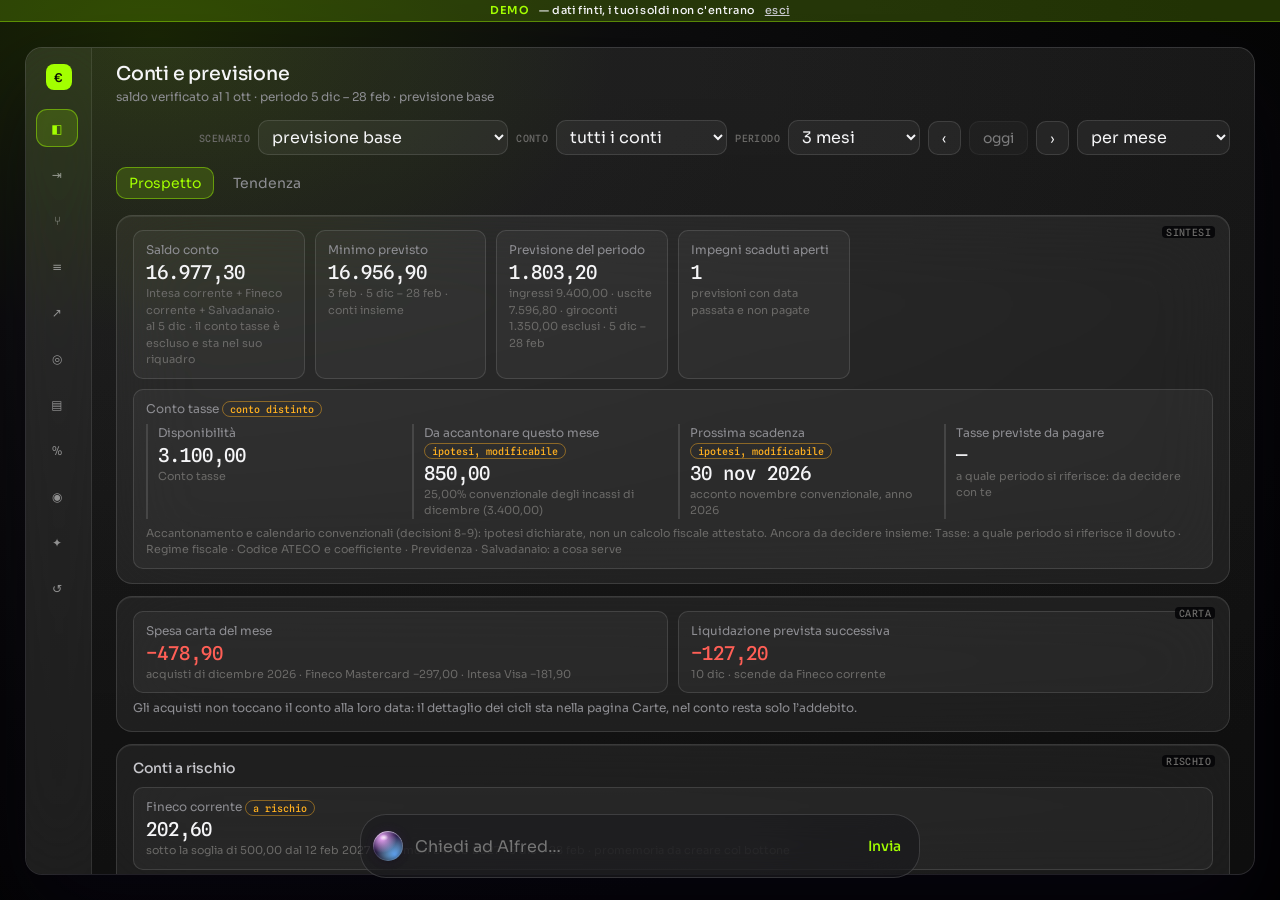
<file: tesoreria-demo.html>
<!doctype html>
<html lang="it">
<head>
<meta charset="utf-8">
<meta name="viewport" content="width=device-width,initial-scale=1,viewport-fit=cover">
<title>Tesoreria DEMO · Diego OS</title>
<link rel="manifest" href="manifest.webmanifest">
<meta name="theme-color" content="#050505">
<!-- STANDALONE su iPhone (28/10). iOS legge il manifest, ma per la schermata
     piena senza barre di Safari pretende ancora questi due meta. Con
     `black-translucent` il contenuto sale SOTTO l'isola dinamica: percio' il
     guscio prende il padding di env(safe-area-inset-top) nel CSS mobile.
     Senza quel padding il rail dei moduli finirebbe sotto l'orologio. -->
<meta name="apple-mobile-web-app-capable" content="yes">
<meta name="apple-mobile-web-app-status-bar-style" content="black-translucent">
<meta name="apple-mobile-web-app-title" content="Tesoreria">
<link rel="apple-touch-icon" href="icona-180.png">
<link rel="preconnect" href="https://fonts.googleapis.com">
<link rel="preconnect" href="https://fonts.gstatic.com" crossorigin>
<link href="https://fonts.googleapis.com/css2?family=Sora:wght@300;400;500;600&family=Spline+Sans+Mono:wght@400;500&display=swap" rel="stylesheet">
<!-- i TOKEN e le tre pelli vivono in pelle.css (vocabolario unico, 23/10):
     il vecchio :root dialettale di questa pagina e' riconciliato la' dentro
     (--negativo, --serie-*, gli alias --font-num e --r-card) -->
<link rel="stylesheet" href="pelle.css">
<!-- DEMO: il finto backend si carica PRIMA di ogni altro script. -->
<script src="collaudo.js"></script>
<script>
/* PELLE (23/10): la tesoreria REAGISCE alla pelle scelta su salute.html (la
   scelta vive in localStorage). Il selettore resta solo su salute: qui si
   applica e basta, prima del primo paint per non far lampeggiare la pagina.
   Dentro try: uno script che muore al boot porta giu' la pagina (lezione v1). */
(function(){
  try{
    var TINTA={attuale:'#050505',inchiostro:'#080B11',bronzo:'#100F0E',carta:'#F5F4F1'};
    var p='attuale';
    try{ p=localStorage.getItem('pelle')||'attuale'; }catch(e){}
    if(!TINTA[p]) p='attuale';
    var radice=document.documentElement;
    if(p!=='attuale' && radice && radice.setAttribute) radice.setAttribute('data-pelle',p);
    var meta=document.querySelector && document.querySelector('meta[name="theme-color"]');
    if(meta && meta.setAttribute) meta.setAttribute('content',TINTA[p]);
  }catch(e){ /* pelle non applicata: la pagina resta quella di default */ }
})();
</script>
<style>
/* ══════════════════════════════════════════════════════════════════════════
   TESORERIA — linea Diego OS. I token stanno in pelle.css, come impone il
   design system: nessun colore scritto a mano nei componenti.
   La bozza chiaro/verde era il contratto delle FUNZIONI, non il tema.
   ══════════════════════════════════════════════════════════════════════════ */
*{box-sizing:border-box}
html,body{margin:0;padding:0;height:100%}
body{background:var(--fondo);background-image:var(--fondo-desktop);color:var(--testo1);
  font:400 14px/1.5 var(--font-ui);-webkit-font-smoothing:antialiased}
/* scrollbar nascoste ovunque, come il resto del sistema */
*::-webkit-scrollbar{width:0;height:0}
*{scrollbar-width:none}
.num,.tabular{font-family:var(--font-num);font-variant-numeric:tabular-nums}
:focus-visible{outline:2px solid var(--accento);outline-offset:2px}
button,select,input{font-family:inherit;font-size:inherit;color:inherit}
/* 16px SUI CAMPI DI SCRITTURA, e non 14 come il resto (28/10). Sotto i 16px
   Safari su iPhone ZOOMA la pagina appena il campo prende il fuoco, e per
   tornare indietro serve una pizzicata: su 110 campi di questa pagina era il
   fastidio piu' frequente del telefono. Vale solo per i campi, non per i
   bottoni: il fuoco di scrittura lo prendono solo loro. */
input,select,textarea{font-size:16px}

/* ── SHELL: la catena delle altezze. Ogni anello ha flex:1 1 0 e min-height:0,
      altrimenti la colonna cresce oltre lo schermo dentro un overflow:hidden e
      la pagina "non scorre". E' il bug piu' pagato del sistema. ───────────── */
#app{position:fixed;inset:26px;border-radius:var(--r-card);overflow:hidden;
  box-shadow:var(--ombra-finestra);display:grid;grid-template-columns:66px 1fr;
  grid-template-rows:minmax(0,1fr);background:var(--vetro)}
#rail{position:relative;z-index:20;background:rgba(var(--luce-rgb),.05);
  backdrop-filter:blur(46px) saturate(150%);-webkit-backdrop-filter:blur(46px) saturate(150%);
  border-right:1px solid rgba(var(--luce-rgb),.09);display:flex;flex-direction:column;
  align-items:center;padding:16px 0 14px;gap:6px}
#rail .logo{width:26px;height:26px;border-radius:8px;background:var(--accento);
  color:var(--inchiostro-su-lime);display:flex;align-items:center;justify-content:center;
  font:600 12px var(--font-ui);margin-bottom:12px}
/* flex:none — senza, sul telefono il rail diventa una RIGA e i flex item si
   STRINGONO invece di far scorrere la barra: le 11 voci scendevano a 22-30px
   di larghezza (misurato il 28/10), meta' della soglia Apple di 44px, e
   l'overflow-x:auto non entrava mai in funzione. */
#rail .voce{width:42px;height:38px;flex:none;border-radius:11px;display:flex;align-items:center;
  justify-content:center;color:rgba(var(--luce-rgb),.5);cursor:pointer;background:none;border:0}
#rail .voce.on{background:var(--accento-fondo-16);border:1px solid var(--accento-45);color:var(--accento)}
#colonna{position:relative;display:flex;flex-direction:column;min-width:0;
  background:linear-gradient(180deg,rgba(var(--luce-rgb),.02),rgba(var(--ombra-rgb),.14))}

#testata{flex:none;padding:14px 24px 8px;display:flex;align-items:flex-start;gap:14px;flex-wrap:wrap}
#testata h1{margin:0;font:500 19px var(--font-ui);letter-spacing:-.01em}
#testata .sotto{color:var(--testo3);font-size:12px;margin-top:2px}
#fonti-mute{flex-basis:100%;color:var(--attenzione);font-size:12px}
#fonti-mute:empty{display:none}

/* ── contesto scenario: SEMPRE visibile, in testata, in ogni pagina ───────── */
#ctx{margin-left:auto;display:flex;align-items:center;gap:8px;flex-wrap:wrap}
.etichetta{color:var(--testo4);font:500 10px var(--font-num);text-transform:uppercase;letter-spacing:.04em}
.sel{background:rgba(var(--luce-rgb),.05);border:1px solid var(--bordo);border-radius:var(--r-chip);
  padding:5px 9px;color:var(--testo1);cursor:pointer}
#ctx.scenario .sel[data-ctx-scenario]{border-color:var(--attenzione);color:var(--attenzione)}
#bandiera-scenario{display:none;align-items:center;gap:6px;padding:4px 10px;border-radius:999px;
  background:rgba(var(--attenzione-rgb),.14);border:1px solid rgba(var(--attenzione-rgb),.45);color:var(--attenzione);
  font:500 11px var(--font-ui)}
#ctx.scenario #bandiera-scenario{display:inline-flex}

#strisce{flex:none;display:flex;gap:6px;padding:4px 24px 8px;overflow-x:auto}
#strisce button{background:none;border:1px solid transparent;border-radius:var(--r-chip);
  padding:6px 12px;color:var(--testo3);cursor:pointer;white-space:nowrap}
#strisce button.on{background:var(--accento-fondo-16);border-color:var(--accento-45);color:var(--accento)}

.pane{display:none;flex:1;min-height:0;overflow-y:auto;padding:8px 24px 120px}
.pane.on{display:block}
.card{background:var(--vetro);backdrop-filter:var(--vetro-filtro);-webkit-backdrop-filter:var(--vetro-filtro);
  border:1px solid var(--bordo);border-radius:var(--r-card);box-shadow:var(--luce-interna);
  padding:14px 16px;margin-bottom:12px;overflow:hidden;flex:none;position:relative}
.card > .tec{position:absolute;top:10px;right:14px;z-index:3;color:var(--testo4);
  font:500 10px var(--font-num);text-transform:uppercase;letter-spacing:.04em;
  background:rgba(var(--velo-rgb),.9);padding:0 4px;border-radius:4px}
/* la testata fissa della tabella parte sotto l'etichetta, non sopra */
#card-prospetto .tab-wrap{padding-top:14px}
.card h2{margin:0 0 10px;font:500 14px var(--font-ui);color:var(--testo2)}
.griglia{display:grid;grid-template-columns:repeat(auto-fit,minmax(150px,1fr));gap:10px}

/* ── riquadri di sintesi ─────────────────────────────────────────────────── */
.kpi{background:rgba(var(--luce-rgb),.04);border:1px solid var(--bordo);border-radius:var(--r-chip);padding:10px 12px}
.kpi .et{color:var(--testo3);font-size:12px;display:block}
.kpi .v{font:500 19px var(--font-num);font-variant-numeric:tabular-nums;display:block;margin-top:2px}
.kpi .v.neg{color:var(--negativo)}
.kpi .s{color:var(--testo4);font-size:11px;display:block;margin-top:2px}
.kpi.tasse{grid-column:1/-1}
.kpi.tasse .tre{display:grid;grid-template-columns:repeat(auto-fit,minmax(130px,1fr));gap:10px;margin:6px 0}
.kpi.tasse .tre > div{border-left:2px solid var(--bordo);padding-left:10px}
.chip{display:inline-block;border:1px solid var(--bordo);border-radius:999px;padding:1px 7px;
  font:500 10px var(--font-num);color:var(--testo3);vertical-align:middle}
.chip.avv{color:var(--attenzione);border-color:rgba(var(--attenzione-rgb),.45)}
.chip.ok{color:var(--accento);border-color:var(--accento-bordo)}

/* ── PROSPETTO: tabella snella, settimane in verticale, conti affiancati ─── */
/* -webkit-overflow-scrolling:touch da' lo scorrimento con inerzia su iPhone:
   senza, la tabella larga si trascina a scatti. La barra sottile torna
   visibile SOLO qui (il resto del sistema le nasconde): il prospetto con 3
   conti e' largo 1252px dentro 420px — il 34% — e senza nessun segno non si
   capisce che a destra c'e' altro. Su iPhone il dito non la mostra comunque:
   e' un miglioramento per iPad e desktop, non la soluzione del telefono. */
.tab-wrap{overflow-x:auto;margin:0 -4px;-webkit-overflow-scrolling:touch;scrollbar-width:thin}
.tab-wrap::-webkit-scrollbar{height:4px;width:4px}
.tab-wrap::-webkit-scrollbar-thumb{background:var(--bordo-forte);border-radius:999px}
table.pro{width:100%;border-collapse:collapse;font-size:13px;min-width:520px}
table.pro th,table.pro td{padding:5px 8px;text-align:left;border-bottom:1px solid var(--riga);vertical-align:top}
table.pro th{color:var(--testo4);font:500 10px var(--font-num);text-transform:uppercase;
  letter-spacing:.04em;position:sticky;top:0;background:rgba(var(--velo-rgb),.92);backdrop-filter:blur(8px);z-index:2}
table.pro td.n,table.pro th.n{text-align:right;font-family:var(--font-num);font-variant-numeric:tabular-nums;white-space:nowrap}
tr.mese th{background:rgba(var(--accento-rgb),.07);color:var(--accento);font-size:11px;text-transform:none;letter-spacing:0}
tr.sett td{color:var(--testo3);font-size:11px;background:rgba(var(--luce-rgb),.02)}
tr.chiusura td{font-weight:500;background:rgba(var(--luce-rgb),.03)}
td.g{color:var(--testo3);white-space:nowrap;font-family:var(--font-num)}
td.ignoto{color:var(--testo5)}
.neg{color:var(--negativo)}
.voce{display:inline-flex;align-items:center;gap:5px;margin:1px 3px 1px 0;padding:2px 7px;
  border-radius:var(--r-chip-s);border:1px solid var(--bordo);background:rgba(var(--luce-rgb),.04);
  cursor:pointer;font-size:12px;max-width:100%}
.voce:hover{border-color:var(--accento-45)}
.voce.sel{border-color:var(--accento);background:var(--accento-fondo-16)}
.voce.bloccata{cursor:default;opacity:.62;border-style:dashed}
.voce.carta{border-color:rgba(var(--attenzione-rgb),.4)}
.voce .i{font-family:var(--font-num);font-variant-numeric:tabular-nums}
.voce[draggable="true"]{cursor:grab}
td.drop{outline:2px dashed var(--accento-45);outline-offset:-3px;background:var(--accento-fondo-16)}

/* ── curve: per conto E aggregata, sempre disponibili ────────────────────── */
.curva{width:100%;height:190px;display:block}
.legenda{display:flex;gap:12px;flex-wrap:wrap;margin-top:6px;font-size:12px;color:var(--testo3)}
.legenda i{display:inline-block;width:10px;height:2px;vertical-align:middle;margin-right:5px}

/* ── dettaglio della voce ────────────────────────────────────────────────── */
#dettaglio{position:fixed;inset:auto 0 0 0;z-index:60;max-height:82dvh;overflow-y:auto;
  background:rgba(var(--superficie-rgb),.96);backdrop-filter:blur(30px);-webkit-backdrop-filter:blur(30px);
  border-top:1px solid var(--bordo-forte);border-radius:18px 18px 0 0;
  /* il foglio sale dal fondo: senza l'inset i suoi bottoni finiscono nella
     barra dei gesti dell'iPhone */
  padding:16px 18px calc(22px + env(safe-area-inset-bottom));
  box-shadow:0 -20px 60px rgba(var(--ombra-rgb),.6);display:none}
#dettaglio.si{display:block}
#dettaglio .riga{display:grid;grid-template-columns:repeat(auto-fit,minmax(160px,1fr));gap:10px;margin-bottom:10px}
#dettaglio label{display:block;color:var(--testo3);font-size:12px;margin-bottom:3px}
#dettaglio input,#dettaglio select{width:100%;background:rgba(var(--luce-rgb),.05);
  border:1px solid var(--bordo);border-radius:var(--r-chip);padding:7px 9px}
.bottoni{display:flex;gap:8px;flex-wrap:wrap;margin-top:10px}
.btn{background:rgba(var(--luce-rgb),.05);border:1px solid var(--bordo);border-radius:var(--r-chip);
  padding:7px 13px;cursor:pointer}
.btn:hover{background:rgba(var(--luce-rgb),.09)}
.btn.p{background:var(--accento);border-color:var(--accento);color:var(--inchiostro-su-lime);font-weight:500}
.btn:disabled{opacity:.45;cursor:default}
.nota{color:var(--testo3);font-size:12px;margin:6px 0 0}
.avviso{border-left:3px solid var(--attenzione);padding-left:10px;color:var(--testo2);font-size:12px;margin:8px 0 0}
.errore{border-left:3px solid var(--negativo);padding-left:10px;color:var(--testo2);font-size:12px;margin:8px 0 0}

/* ── inbox e import ─────────────────────────────────────────────────────── */
.dropzone{border:1.5px dashed var(--bordo-forte);border-radius:var(--r-card);padding:18px;
  text-align:center;color:var(--testo3);cursor:pointer}
.dropzone.su{border-color:var(--accento);background:var(--accento-fondo-16);color:var(--accento)}
.riga-inbox{border:1px solid var(--bordo);border-radius:var(--r-chip);padding:10px 12px;margin-bottom:8px;
  background:rgba(var(--luce-rgb),.03)}
.riga-inbox.bersaglio{outline:2px dashed var(--accento-45);outline-offset:-3px}
.riga-inbox .banca{font-size:12px;color:var(--testo3)}
.cand{display:flex;align-items:center;gap:8px;flex-wrap:wrap;margin-top:6px;padding:6px 8px;
  border:1px solid var(--bordo);border-radius:var(--r-chip-s);background:rgba(var(--luce-rgb),.02)}
.cand.proposta{border-color:var(--accento-bordo)}
.cand.scelto{background:var(--accento-fondo-16)}

/* ── barra di Alfred: galleggia, si chiude nella pallina, si anima solo
      quando parla ─────────────────────────────────────────────────────────── */
/* bottom con env(safe-area-inset-bottom): a 22px fissi la barra finiva DENTRO
   i 34px della barra dei gesti dell'iPhone — si andava a casa invece di
   scrivere ad Ada (misurato il 28/10: 22px dal fondo). Fuori da iOS l'inset
   vale 0 e la barra resta dov'era. */
#alfred{position:fixed;left:50%;transform:translateX(-50%);bottom:calc(22px + env(safe-area-inset-bottom));z-index:70;
  width:min(88vw,560px);display:flex;align-items:center;gap:10px;padding:9px 12px;
  border-radius:26px;background:rgba(var(--superficie-rgb),.42);backdrop-filter:blur(26px) saturate(160%);
  -webkit-backdrop-filter:blur(26px) saturate(160%);border:1px solid var(--bordo-forte);
  transition:width .25s cubic-bezier(.2,.8,.2,1),padding .25s}
#alfred.chiusa{width:52px;padding:6px;gap:0;justify-content:center}
#alfred.chiusa #alfredIn,#alfred.chiusa #alfredVai{display:none}
/* LA SFERA DI ADA — ridisegno 23/10 (collaudo Diego 22/10: «il pallino e'
   fatto male»). Stessa identita' di salute.html: corpo scuro dal token
   --sfera, aurora rosa/blu morbida, velo d'accento in basso, riflesso
   speculare, ombra dai canali. Niente overflow:hidden qui: l'anello ::after
   dell'ascolto vive FUORI dal cerchio e non va tagliato. */
#sfera{width:30px;height:30px;border-radius:50%;flex:none;cursor:pointer;position:relative;
  background:radial-gradient(85% 85% at 30% 24%,var(--sfera-rosa),transparent 58%),
    radial-gradient(105% 105% at 74% 80%,var(--sfera-blu),transparent 62%),
    radial-gradient(130% 130% at 70% 82%,rgba(var(--accento-rgb),.30),transparent 52%),
    var(--sfera);
  box-shadow:inset 0 1px 1px rgba(var(--luce-rgb),.5),inset 0 0 0 1px rgba(var(--luce-rgb),.14),
    inset 0 -2px 4px rgba(var(--ombra-rgb),.35),0 2px 6px rgba(var(--ombra-rgb),.35),0 0 12px var(--alone-viola);
  transition:transform .2s cubic-bezier(.2,.8,.2,1),box-shadow .2s ease}
/* il riflesso che fa leggere la palla come vetro (il ::after e' dell'anello) */
#sfera::before{content:"";position:absolute;left:16%;top:8%;width:42%;height:30%;border-radius:50%;
  background:radial-gradient(closest-side,rgba(var(--luce-rgb),.8),transparent 72%);pointer-events:none}
#sfera:hover{transform:scale(1.1)}
#sfera:active{transform:scale(.94)}
#sfera::after{content:"";position:absolute;inset:-7px;border-radius:50%;
  border:1px solid var(--accento-45);opacity:0;animation:onda 1.6s ease-out infinite;animation-play-state:paused}
#alfred.ascolta #sfera::after{animation-play-state:running;opacity:1}
/* mentre Alfred lavora la sfera si accende: alone d'accento vivo */
#alfred.ascolta #sfera{box-shadow:inset 0 1px 1px rgba(var(--luce-rgb),.5),inset 0 0 0 1px rgba(var(--luce-rgb),.14),
  0 0 0 2px rgba(var(--accento-rgb),.35),0 0 18px var(--alone-lime),0 2px 8px rgba(var(--ombra-rgb),.4)}
/* il fotogramma 0 e' INVISIBILE di proposito: l'animazione in pausa mostra il
   suo primo fotogramma, e con opacity .7 l'anello restava stampato attorno
   alla sfera anche da ferma (difetto visto al collaudo del 23/10) */
@keyframes onda{0%{transform:scale(.8);opacity:0}25%{opacity:.7}100%{transform:scale(1.5);opacity:0}}
#alfredIn{flex:1;min-width:0;min-height:44px;background:none;border:0;outline:none;color:var(--testo1)}
/* «Invia» era 42x19: il bersaglio piu' stretto della barra di Ada. Il padding
   lo porta a 44 di altezza senza spostare niente, perche' la barra e'
   align-items:center e cresce con lui. */
#alfredVai{background:none;border:0;color:var(--accento);cursor:pointer;font-weight:500;
  min-width:44px;min-height:44px;padding:0 6px}
#rispostaAlfred{position:fixed;left:50%;transform:translateX(-50%);bottom:calc(74px + env(safe-area-inset-bottom));z-index:69;
  width:min(88vw,560px);max-height:50dvh;overflow-y:auto;padding:12px 14px;border-radius:16px;
  background:rgba(var(--superficie-rgb),.95);backdrop-filter:blur(26px);border:1px solid var(--bordo-forte);display:none}
#rispostaAlfred.si{display:block}

/* ── pagina di Alfred: cartelle e conversazioni a sinistra, i messaggi a
      destra. Su telefono diventa una colonna sola, nell'ordine in cui si
      legge: prima cosa aspetta una conferma, poi la conversazione. ───────── */
#alfPanni{display:grid;grid-template-columns:238px minmax(0,1fr);gap:12px;align-items:start}
/* senza `min-width:0` una tabella larga allarga la colonna della griglia e la
   pagina scorre in orizzontale: la traccia `1fr` cresce fino al min-content
   del figlio. La tabella scorre DENTRO il suo contenitore, non la pagina. */
#alfLato,#alfCentro{min-width:0}
#alfLato .card,#alfCentro .card{margin-bottom:12px}
.alf-cart{display:flex;flex-wrap:wrap;gap:6px;margin-bottom:8px}
.alf-conv{display:block;width:100%;text-align:left;background:rgba(var(--luce-rgb),.03);
  border:1px solid var(--bordo);border-radius:var(--r-chip);padding:7px 9px;margin-bottom:6px;
  cursor:pointer;color:var(--testo2);font:400 12px var(--font-ui)}
.alf-conv:hover{border-color:var(--accento-45)}
.alf-conv.on{border-color:var(--accento);background:var(--accento-fondo-16)}
.alf-conv .q{display:block;color:var(--testo4);font:500 10px var(--font-num);margin-top:2px}
#alfMessaggi{max-height:46dvh;overflow-y:auto;padding-right:2px}
.alf-msg{max-width:86%;margin:0 0 8px;padding:8px 11px;border-radius:14px;font-size:13px;
  border:1px solid var(--bordo);background:rgba(var(--luce-rgb),.04);white-space:pre-wrap;
  overflow-wrap:anywhere}
.alf-msg.diego{margin-left:auto;background:var(--accento-fondo-16);border-color:var(--accento-45)}
.alf-msg.sistema{max-width:100%;color:var(--testo3);font-size:12px;border-style:dashed}
.alf-msg .q{display:block;color:var(--testo4);font:500 10px var(--font-num);margin-top:3px}
.alf-attesa{border:1px solid rgba(var(--attenzione-rgb),.45);background:rgba(var(--attenzione-rgb),.08);
  border-radius:var(--r-chip);padding:10px 12px;margin-bottom:8px}
.alf-attesa .frase{color:var(--testo3);font-size:12px;margin:2px 0 0}
table.mem{width:100%;border-collapse:collapse;font-size:12px}
table.mem th,table.mem td{padding:5px 6px;text-align:left;border-bottom:1px solid var(--riga);
  vertical-align:middle}
table.mem th{color:var(--testo4);font:500 10px var(--font-num);text-transform:uppercase;letter-spacing:.04em}
table.mem input{width:100%;min-width:90px;background:rgba(var(--luce-rgb),.05);border:1px solid var(--bordo);
  border-radius:var(--r-chip-s);padding:5px 7px;color:var(--testo1)}
.alf-perm{display:flex;flex-wrap:wrap;gap:6px}
@media (max-width:760px){
  #alfPanni{grid-template-columns:minmax(0,1fr)}
  #alfLato{order:2}
  #alfMessaggi{max-height:none}
  .alf-msg{max-width:94%}
  .alf-msg,table.mem th,table.mem td,.alf-conv{font-size:12px}
  table.mem{min-width:430px}
}

/* ── accesso ────────────────────────────────────────────────────────────── */
#login{position:fixed;inset:0;z-index:99;background:rgba(var(--velo-rgb),.94);display:none;
  align-items:center;justify-content:center;padding:24px}
#login.si{display:flex}
#login .box{width:min(92vw,340px)}
#login input{width:100%;background:rgba(var(--luce-rgb),.05);border:1px solid var(--bordo);
  border-radius:var(--r-chip);padding:10px 12px;margin:10px 0}

/* ── MOBILE: ogni regola qui e' un bug gia' pagato ─────────────────────── */
@media (max-width:760px){
  body{background-image:var(--fondo-mobile)}
  /* 100dvh, non 100vh: Safari iPhone mangia il fondo con 100vh.
     padding-top con env(safe-area-inset-top) (28/10): in standalone
     (`apple-mobile-web-app-capable` + `black-translucent`) la pagina parte da
     y=0, cioe' SOTTO l'isola dinamica, e il rail dei moduli finiva dietro
     l'orologio. Fuori da iOS l'inset vale 0 e non cambia niente. */
  #app{inset:0;height:100dvh;border-radius:0;display:flex;flex-direction:column;
    box-shadow:none;background:none;padding-top:env(safe-area-inset-top)}
  /* IL RAIL SUL TELEFONO (28/10). 44x44 per voce, la soglia Apple: erano
     42x38 DICHIARATE, ma flex le STRINGEVA a 22-30px (misurato su tre
     schermi), meta' della soglia, e col pollice si sbagliava modulo. Il
     `flex:none` della regola base ora le tiene alla loro misura, e la barra
     SCORRE invece di schiacciarle.
     Perche' scorrere e non andare a capo: 11 voci da 44px non stanno in 474
     punti nemmeno senza spazi (484 > 454), quindi o si scorre o si fa una
     seconda riga. La seconda riga costava 52px di altezza su uno schermo
     chiuso dove il contenuto era gia' solo il 56%: si e' scelto lo
     scorrimento. Sullo schermo APERTO (640 punti) le 11 voci stanno tutte in
     una riga, quindi la' non si scorre niente.
     PREZZO DICHIARATO: sullo schermo chiuso due o tre moduli stanno fuori a
     destra e su iOS non c'e' barra di scorrimento che lo riveli. */
  #rail{flex-direction:row;width:100%;border-right:0;border-bottom:1px solid rgba(var(--luce-rgb),.09);
    padding:7px 10px;justify-content:flex-start;flex-wrap:nowrap;overflow-x:auto;flex:none;
    -webkit-overflow-scrolling:touch;scroll-snap-type:x proximity}
  #rail .voce{width:44px;height:44px;border-radius:12px;scroll-snap-align:center}
  /* flex:none anche sul logo: in una riga che scorre, l'unico elemento senza
     flex:none assorbe tutto il restringimento — il € si era ridotto a una
     scheggia verticale (visto nella foto del 28/10) */
  #rail .logo{margin:0 8px 0 0;flex:none}
  /* l'anello della catena: senza questo la colonna cresce e non scorre */
  #colonna{flex:1 1 0;min-height:0}
  /* il fondo lascia passare la barra di Ada E la barra dei gesti dell'iPhone */
  .pane{padding:8px 14px calc(150px + env(safe-area-inset-bottom))}
  #testata{padding:12px 14px 6px}
  #strisce{padding:4px 14px 8px}
  /* 44 di altezza sui comandi che si premono a ogni giro: le due strisce
     (Prospetto/Tendenza) stavano a 31px, i 26 bottoni dei form a 31px, i tre
     comandi del periodo a 33px. Nessuno di questi vive nel chrome in alto,
     quindi l'altezza se la prendono dal contenuto, che scorre. */
  #strisce button,.btn{min-height:44px}
  /* ‹ e › restano larghi 34 (alti 44). Portarli a 44 era stato provato il
     28/10 e RIFIUTATO alla misura: i 20px in piu' mandavano la riga del
     contesto a capo, e sullo schermo CHIUSO costavano 44px di intestazione —
     cioe' il 6% del contenuto visibile — per guadagnare 10px su due glifi.
     Resta scritto fra i residui dell'audit. */
  /* la sfera e' l'ingresso al coach: 44x44 pieni, e la pallina chiusa cresce
     con lei (44 + 8 di padding per lato) */
  #sfera{width:44px;height:44px}
  #alfred.chiusa{width:60px;padding:8px}
  /* le spunte native stavano a 13x13: col pollice erano un bersaglio finto.
     24px non e' la soglia piena — a 44 una casella di spunta sformerebbe la
     riga del form — ma e' il quadruplo dell'area di prima. */
  input[type="checkbox"]{width:24px;height:24px}
  table.pro{min-width:460px}
  /* nessun carattere microscopico sul telefono: il minimo del sistema e' 11px */
  .chip,.voce .i,.voce,tr.sett td,.card > .tec,.kpi .s,.etichetta,
  table.pro th,tr.mese th{font-size:11px}
}
</style>
</head>
<body>
<!-- ══ DEMO (generata da pipeline/collaudo/genera-demo.sh) ══════════════════
     Questa pagina NON e' la Tesoreria vera: i dati arrivano da collaudo.js,
     un finto backend che vive nel browser. La striscia qui sotto lo dichiara
     e non si puo' chiudere: una demo che sembra l'originale e' una trappola. -->
<style>
#demo-striscia{position:fixed;top:0;left:0;right:0;z-index:120;height:22px;
  display:flex;align-items:center;justify-content:center;gap:10px;
  background:var(--accento-fondo);border-bottom:1px solid var(--accento-bordo);
  color:var(--testo1);font:500 11px/1 var(--font-ui);letter-spacing:.04em;
  padding:0 10px;text-align:center}
#demo-striscia b{color:var(--accento);font-weight:600}
#demo-striscia a{color:var(--testo2)}
/* la striscia non deve coprire l'app: si abbassa #app di 22px in entrambi i
   formati. Desktop: inset:26px -> top 48px. Telefono: inset:0 -> top 22px. */
#app{top:48px}
@media (max-width:760px){
  #app{top:22px;height:calc(100dvh - 22px)}
}
</style>
<div id="demo-striscia" role="status"><b>DEMO</b> — dati finti, i tuoi soldi non c&#39;entrano
  <a href="demo.html">esci</a></div>
<div id="appfusto">
<div id="app">
  <nav id="rail" aria-label="Moduli">
    <div class="logo" aria-hidden="true">€</div>
    <button class="voce on" data-tab="conti" title="Conti e previsione" aria-label="Conti e previsione">◧</button>
    <button class="voce" data-tab="inbox" title="Import e Inbox" aria-label="Import e Inbox">⇥</button>
    <button class="voce" data-tab="scenari" title="Scenari e ipotesi" aria-label="Scenari e ipotesi">⑂</button>
    <button class="voce" data-tab="fissi" title="Costi fissi e finanziamenti" aria-label="Costi fissi e finanziamenti">≡</button>
    <button class="voce" data-tab="attivo" title="Attivo" aria-label="Attivo">↗</button>
    <button class="voce" data-tab="obiettivi" title="Obiettivi e budget" aria-label="Obiettivi e budget">◎</button>
    <button class="voce" data-tab="carte" title="Carte" aria-label="Carte">▤</button>
    <button class="voce" data-tab="tasse" title="Partita IVA e tasse" aria-label="Partita IVA e tasse">%</button>
    <button class="voce" data-tab="promemoria" title="Promemoria" aria-label="Promemoria">◉</button>
    <button class="voce" data-tab="alfred" title="Alfred" aria-label="Alfred">✦</button>
    <button class="voce" data-tab="storico" title="Annulla e storico" aria-label="Annulla e storico">↺</button>
  </nav>

  <div id="colonna">
    <header id="testata">
      <div>
        <h1 id="titolo">Conti e previsione</h1>
        <div class="sotto" id="sottotitolo">—</div>
      </div>
      <div id="ctx">
        <span id="bandiera-scenario" role="status">ipotesi: <b id="nomeScenario">—</b></span>
        <span class="etichetta">Scenario</span>
        <select class="sel" id="selScenario" data-ctx-scenario aria-label="Scenario"></select>
        <span class="etichetta">Conto</span>
        <select class="sel" id="selConto" aria-label="Conto"></select>
        <span class="etichetta">Periodo</span>
        <!-- PERIODO UNICO (decisione 1 del 19/09): elenco chiuso di cinque
             durate — il vecchio «24 mesi» e' fuori elenco ed e' SUPERATO —
             e navigazione avanti/indietro a passi del periodo scelto,
             con «oggi» per tornare all'ancora di partenza. -->
        <select class="sel" id="selPeriodo" aria-label="Periodo">
          <option value="s1">1 settimana</option>
          <option value="1">1 mese</option>
          <option value="3" selected>3 mesi</option>
          <option value="6">6 mesi</option>
          <option value="12">1 anno</option>
        </select>
        <button class="btn" id="perPrec" title="Periodo precedente" aria-label="Periodo precedente">‹</button>
        <button class="btn" id="perOggi" title="Torna a oggi" aria-label="Torna a oggi">oggi</button>
        <button class="btn" id="perSucc" title="Periodo successivo" aria-label="Periodo successivo">›</button>
        <select class="sel" id="selGruppo" aria-label="Raggruppamento">
          <option value="mese" selected>per mese</option>
          <option value="settimana">per settimana</option>
        </select>
      </div>
      <div id="fonti-mute" role="status" aria-live="polite"></div>
    </header>

    <div id="strisce" role="tablist" aria-label="Viste">
      <button class="on" data-vista="prospetto" role="tab">Prospetto</button>
      <button data-vista="curva" role="tab">Tendenza</button>
    </div>

    <!-- ════════ CONTI E PREVISIONE ════════ -->
    <section class="pane on" id="pane-conti" role="tabpanel">
      <div class="card">
        <span class="tec">sintesi</span>
        <div class="griglia" id="kpi"></div>
        <div id="assunzioni"></div>
      </div>

      <!-- CARTE nel conto (decisione 2 del 19/09): SOLO la sintesi — spesa
           carta del mese e liquidazione prevista successiva. Gli acquisti e
           il dettaglio dei cicli vivono nella pagina Carte, non qui. -->
      <div class="card" id="card-carta" hidden>
        <span class="tec">carta</span>
        <div class="griglia" id="kpiCarta"></div>
        <p class="nota" id="notaCarta"></p>
      </div>

      <!-- RISCHIO CONTO (decisione 12 del 19/09): la previsione del periodo
           confrontata con la soglia DI OGNI CONTO (default 0 = sotto zero).
           Il promemoria non nasce da un orologio: lo crea il bottone, e
           ripeterlo non duplica (idempotente per conto e giorno a rischio). -->
      <div class="card" id="card-rischio" hidden>
        <span class="tec">rischio</span>
        <h2>Conti a rischio</h2>
        <div id="elencoRischio"></div>
        <div class="riga" style="display:flex;gap:8px;align-items:center;flex-wrap:wrap;margin-top:8px">
          <button class="btn p" id="btnRischioGenera">Crea i promemoria di rischio</button>
          <span class="nota">un promemoria per conto e giorno a rischio: ripetere non duplica</span>
        </div>
        <p class="nota" id="msgRischio" role="status" aria-live="polite"></p>
      </div>

      <!-- ALIMENTAZIONE FRA CONTI (decisione 12: Fineco da Intesa). Senza
           configurazione niente parte e la pagina lo dice; configurata, la
           proposta e' una riga con un bottone: proporre non e' eseguire. -->
      <div class="card" id="card-alimentazione" hidden>
        <span class="tec">alimentazione</span>
        <h2>Alimentazione fra conti</h2>
        <div id="statoAlimentazione"></div>
        <div id="propostaAlimentazione"></div>
        <div class="riga" id="formAlimentazione" style="display:flex;gap:8px;align-items:center;flex-wrap:wrap;margin-top:8px">
          <label class="etichetta" for="alSorgente">da</label>
          <select class="sel" id="alSorgente" aria-label="Conto sorgente"></select>
          <label class="etichetta" for="alAlimentato">alimenta</label>
          <select class="sel" id="alAlimentato" aria-label="Conto alimentato"></select>
          <label class="etichetta" for="alSoglia">sotto</label>
          <input class="sel num" inputmode="decimal" id="alSoglia" placeholder="soglia 1.000,00" aria-label="Soglia" style="width:120px">
          <label class="etichetta" for="alLivello">riporta a</label>
          <input class="sel num" inputmode="decimal" id="alLivello" placeholder="obiettivo 3.000,00" aria-label="Livello obiettivo" style="width:120px">
          <button class="btn" id="btnAlimentazione">Salva la regola</button>
        </div>
        <p class="nota" id="msgAlimentazione" role="status" aria-live="polite"></p>
      </div>

      <div class="card" id="box-spostamento" hidden>
        <span class="tec">selezione</span>
        <div class="riga" style="display:flex;gap:8px;align-items:center;flex-wrap:wrap">
          <span id="contoSel" class="nota">Nessuna voce selezionata</span>
          <label class="etichetta" for="dataSposta">al giorno</label>
          <input class="sel" type="date" id="dataSposta">
          <button class="btn p" id="btnSposta">Sposta</button>
          <button class="btn" id="btnDeseleziona">Deseleziona</button>
        </div>
        <p class="nota" id="msgSposta" role="status" aria-live="polite"></p>
      </div>

      <div class="card" id="card-prospetto">
        <span class="tec">prospetto</span>
        <div class="tab-wrap"><table class="pro" id="prospetto"><tbody></tbody></table></div>
        <p class="nota" id="didascalia"></p>
      </div>

      <div class="card" id="card-curva" hidden>
        <span class="tec">tendenza</span>
        <svg class="curva" id="curva" role="img" aria-label="Andamento dei saldi"></svg>
        <div class="legenda" id="legenda"></div>
        <p class="nota">Una linea per conto piu' l'aggregato: l'aggregato e' la somma dei conti ALLA STESSA DATA, mai la somma di giorni diversi.</p>
      </div>

      <!-- ANAGRAFICHE (28/10, difetto 1 del giro di messa in opera): senza un
           conto e senza categorie l'app non si puo' nemmeno COMINCIARE, e i
           form dei costi fissi, dei finanziamenti e del budget restano
           bloccati. Le rotte del servizio esistevano da sempre; i campi in
           pagina no, e si era costretti a passare dal Terminale.
           Le guardie restano quelle del servizio: senza saldo o senza data di
           taglio rifiuta, e qui si mostra il motivo invece di inventare uno
           zero o un «oggi». -->
      <div class="card" id="card-nuovo-conto">
        <span class="tec">anagrafica</span>
        <h2>Un conto nuovo</h2>
        <div class="riga" style="display:flex;gap:8px;align-items:center;flex-wrap:wrap">
          <input class="sel" id="ncoNome" placeholder="nome del conto (es. INTESA)" aria-label="Nome del conto">
          <label class="etichetta" for="ncoTipo">tipo</label>
          <select class="sel" id="ncoTipo" aria-label="Tipo di conto">
            <option value="corrente">corrente</option>
            <option value="salvadanaio">salvadanaio</option>
            <option value="tasse">tasse</option>
            <option value="prepagata">prepagata</option>
          </select>
          <label class="etichetta" for="ncoSaldo">saldo di partenza</label>
          <input class="sel num" inputmode="decimal" id="ncoSaldo" placeholder="4.000,00" aria-label="Saldo di partenza" style="width:130px">
          <label class="etichetta" for="ncoData">alla data</label>
          <input class="sel" type="date" id="ncoData" aria-label="Data del saldo di partenza">
          <input class="sel" id="ncoBanca" placeholder="sigla della banca (facoltativa)" aria-label="Sigla della banca">
          <button class="btn p" id="btnNuovoConto">Crea il conto</button>
        </div>
        <p class="nota">Il <b>saldo di partenza</b> e la <b>sua data</b> sono il punto da cui
          l&#39;app conta: si leggono dall&#39;estratto, non si assumono. Senza, il servizio
          rifiuta — e qui vedi scritto perche&#768;.</p>
        <p class="nota" id="msgNuovoConto" role="status" aria-live="polite"></p>
      </div>

      <div class="card" id="card-nuova-categoria">
        <span class="tec">anagrafica</span>
        <h2>Una categoria o una sottocategoria</h2>
        <div class="riga" style="display:flex;gap:8px;align-items:center;flex-wrap:wrap">
          <input class="sel" id="ncatNome" placeholder="nome (es. BOLLETTE)" aria-label="Nome della categoria">
          <label class="etichetta" for="ncatDentro">dentro</label>
          <select class="sel" id="ncatDentro" aria-label="Categoria che la contiene">
            <option value="">— e&#768; una categoria —</option>
          </select>
          <button class="btn p" id="btnNuovaCategoria">Aggiungi</button>
        </div>
        <div id="elencoCategorie"></div>
        <p class="nota">Lascia «e&#768; una categoria» per crearne una nuova; scegli una
          categoria per metterci dentro una sottocategoria. Un nome gia&#768; esistente ma
          spento viene <b>riacceso</b>, non duplicato.</p>
        <p class="nota" id="msgNuovaCategoria" role="status" aria-live="polite"></p>
      </div>
    </section>

    <!-- ════════ IMPORT E INBOX ════════ -->
    <section class="pane" id="pane-inbox" role="tabpanel">
      <div class="card">
        <span class="tec">import</span>
        <div class="riga" style="display:flex;gap:8px;align-items:center;flex-wrap:wrap;margin-bottom:10px">
          <label class="etichetta" for="impConto">Conto</label>
          <select class="sel" id="impConto"></select>
          <label class="etichetta" for="impCarta">oppure carta</label>
          <select class="sel" id="impCarta"><option value="">—</option></select>
        </div>
        <div class="dropzone" id="dropzone" tabindex="0" role="button"
             aria-label="Trascina qui l'estratto conto, oppure premi per scegliere il file">
          Trascina qui l'estratto conto (CSV, TSV o XLSX) oppure premi per scegliere
          <input type="file" id="file" accept=".csv,.tsv,.txt,.xlsx,.xlsm" hidden>
        </div>
        <div id="esitoImport"></div>
        <div id="apertiBox"></div>
      </div>
      <div class="card">
        <span class="tec">inbox</span>
        <h2>Righe da riconciliare</h2>
        <!-- GESTO DI GRUPPO (28/10, difetto 4): un mese vero di Diego sono
             ~90 click. Qui si accettano in un colpo solo le proposte SICURE —
             stesso importo entro pochi giorni, soglia decisa dal servizio —
             e MAI i candidati deboli. Prima si guarda l'anteprima: quante ne
             prenderebbe e quali restano a mano, col motivo. -->
        <div class="riga" id="rigaGruppo" style="display:flex;gap:8px;align-items:center;flex-wrap:wrap;margin-bottom:10px">
          <button class="btn" id="btnGruppoAnteprima">Vedi quante ne posso accettare</button>
          <span class="nota">accetta solo le proposte sicure: le altre restano a mano</span>
        </div>
        <div id="anteprimaGruppo"></div>
        <!-- l'esito sta FUORI dall'elenco: ricaricare le righe non deve
             cancellare la risposta che Diego sta leggendo -->
        <div id="esitoInbox" role="status" aria-live="polite"></div>
        <div id="inbox"></div>
      </div>
    </section>

    <!-- ════════ SCENARI GLOBALI ════════ -->
    <section class="pane" id="pane-scenari" role="tabpanel">
      <div class="card">
        <span class="tec">ipotesi</span>
        <h2>Scenari</h2>
        <p class="nota">Uno scenario e&#768; la previsione di base <b>piu&#768; le sue differenze</b>:
          la base resta una sola e non viene toccata finche&#768; non porti una voce dentro, una per volta.
          Trascina per cambiare l&#39;ordine.</p>
        <div id="elencoScenari"></div>
        <div class="riga" style="display:flex;gap:8px;align-items:center;flex-wrap:wrap;margin-top:10px">
          <input class="sel" id="nuovoScenarioNome" placeholder="nome dell&#39;ipotesi" aria-label="Nome dell'ipotesi">
          <input class="sel" id="nuovoScenarioNota" placeholder="a cosa serve (facoltativo)" aria-label="Nota">
          <button class="btn p" id="btnNuovoScenario">Crea l&#39;ipotesi</button>
        </div>
        <p class="nota" id="msgScenari" role="status" aria-live="polite"></p>
      </div>

      <div class="card" id="cardDifferenze">
        <span class="tec">differenze</span>
        <h2>Differenze rispetto alla base</h2>
        <div id="riassuntoDiff"></div>
        <div id="differenze"></div>
        <p class="nota" id="msgDiff" role="status" aria-live="polite"></p>
      </div>

      <div class="card" id="cardVoceIpotesi">
        <span class="tec">aggiungi</span>
        <h2>Una voce che esiste solo in questa ipotesi</h2>
        <div class="riga" style="display:flex;gap:8px;align-items:center;flex-wrap:wrap">
          <select class="sel" id="viConto" aria-label="Conto"></select>
          <input class="sel" type="date" id="viData" aria-label="Giorno">
          <input class="sel num" inputmode="decimal" id="viImporto" placeholder="-1.234,56" aria-label="Importo">
          <input class="sel" id="viDescr" placeholder="descrizione" aria-label="Descrizione">
          <button class="btn p" id="btnVoceIpotesi">Aggiungi all&#39;ipotesi</button>
        </div>
        <p class="nota">Un importo negativo e&#768; una uscita, positivo un ingresso. Resta nell&#39;ipotesi
          finche&#768; non la porti nella base.</p>
        <p class="nota" id="msgVoceIpotesi" role="status" aria-live="polite"></p>
      </div>
    </section>

    <!-- ════════ COSTI FISSI, BOLLETTE, RATE BREVI E FINANZIAMENTI ════════ -->
    <section class="pane" id="pane-fissi" role="tabpanel">
      <div class="card">
        <span class="tec">impegni</span>
        <div id="strisceFissi" role="tablist" aria-label="Viste degli impegni"
             style="display:flex;gap:8px;margin-bottom:10px">
          <button class="btn p" data-vistaf="colonne" role="tab">Colonne</button>
          <button class="btn" data-vistaf="grafico" role="tab">Grafico</button>
        </div>
        <div class="griglia" id="kpiImpegni"></div>
        <div id="tabellaImpegni"></div>
        <div id="graficoImpegniBox" hidden>
          <svg class="curva" id="graficoImpegni" role="img" aria-label="Impegni per mese"></svg>
          <div class="legenda" id="legendaImpegni"></div>
        </div>
        <p class="nota" id="msgImpegni" role="status" aria-live="polite"></p>
      </div>

      <div class="card" id="box-serie" hidden>
        <span class="tec">modifica</span>
        <h2 id="serieTitolo">Costo fisso</h2>
        <div class="riga" style="display:flex;gap:8px;align-items:center;flex-wrap:wrap">
          <input class="sel num" inputmode="decimal" id="msImporto" aria-label="Importo">
          <label class="etichetta" for="msGiorno">giorno</label>
          <input class="sel" type="number" inputmode="numeric" id="msGiorno" min="1" max="31" style="width:70px">
          <label class="etichetta" for="msFine">fino a</label>
          <input class="sel" type="date" id="msFine">
          <label class="etichetta" for="msDa">vale da</label>
          <input class="sel" type="date" id="msDa">
          <button class="btn p" id="btnSalvaSerie">Salva</button>
          <button class="btn" id="btnSpegniSerie">Non ce l&#39;ho pi&#249;</button>
          <button class="btn" id="btnChiudiSerie">Chiudi</button>
        </div>
        <p class="nota">Quello che cambi vale <b>da quella data in avanti</b>: i mesi gi&#224; passati
          restano come sono stati. Le occorrenze gi&#224; pagate non si toccano.</p>
        <p class="nota" id="msgSerie" role="status" aria-live="polite"></p>
      </div>

      <div class="card" id="box-piano" hidden>
        <span class="tec">piano</span>
        <h2 id="pianoTitolo">Piano di ammortamento</h2>
        <div id="pianoDati"></div>
        <div class="tab-wrap"><table class="pro" id="pianoTabella"></table></div>
        <div id="pianoCompleta"></div>
        <p class="nota" id="msgPiano" role="status" aria-live="polite"></p>
      </div>

      <div class="card">
        <span class="tec">nuovo</span>
        <h2>Un costo fisso, una bolletta o una rata breve</h2>
        <div class="riga" style="display:flex;gap:8px;align-items:center;flex-wrap:wrap">
          <input class="sel" id="cfNome" placeholder="nome" aria-label="Nome">
          <select class="sel" id="cfTipo" aria-label="Tipo">
            <option value="canone">canone</option>
            <option value="bolletta">bolletta (importo stimato)</option>
            <option value="rata_breve">rata breve</option>
          </select>
          <select class="sel" id="cfConto" aria-label="Conto"></select>
          <select class="sel" id="cfCategoria" aria-label="Categoria"></select>
          <select class="sel" id="cfSotto" aria-label="Sottocategoria"></select>
          <input class="sel num" inputmode="decimal" id="cfImporto" placeholder="-45,00" aria-label="Importo">
          <label class="etichetta" for="cfGiorno">giorno</label>
          <input class="sel" type="number" inputmode="numeric" id="cfGiorno" min="1" max="31" value="15" style="width:70px">
          <select class="sel" id="cfFrequenza" aria-label="Frequenza">
            <option value="mensile">ogni mese</option>
            <option value="bimestrale">ogni due mesi</option>
            <option value="trimestrale">ogni tre mesi</option>
            <option value="semestrale">ogni sei mesi</option>
            <option value="annuale">ogni anno</option>
          </select>
          <label class="etichetta" for="cfInizio">da</label>
          <input class="sel" type="date" id="cfInizio">
          <label class="etichetta" for="cfFine">fino a</label>
          <input class="sel" type="date" id="cfFine">
          <button class="btn p" id="btnCostoFisso">Aggiungi</button>
        </div>
        <p class="nota">Un importo negativo e&#768; una uscita. Le bollette restano <b>stime dichiarate</b>
          finche&#768; non arriva l&#39;importo vero.</p>
        <p class="nota" id="msgCostoFisso" role="status" aria-live="polite"></p>
      </div>

      <div class="card">
        <span class="tec">finanziamento</span>
        <h2>Un finanziamento</h2>
        <p class="nota">Con capitale, TAN, numero di rate, prima rata e metodo si calcola il
          <b>piano di ammortamento</b>. Se quei dati non ci sono, bastano <b>rata e data di fine</b>:
          diventa una <b>sequenza di pagamenti nota</b>, senza capitale ne&#768; interessi inventati.</p>
        <div class="riga" style="display:flex;gap:8px;align-items:center;flex-wrap:wrap">
          <input class="sel" id="fzNome" placeholder="nome" aria-label="Nome">
          <select class="sel" id="fzConto" aria-label="Conto"></select>
          <select class="sel" id="fzCategoria" aria-label="Categoria"></select>
          <select class="sel" id="fzSotto" aria-label="Sottocategoria"></select>
          <input class="sel num" inputmode="decimal" id="fzCapitale" placeholder="capitale erogato" aria-label="Capitale erogato">
          <input class="sel num" inputmode="decimal" id="fzTotale" placeholder="totale da rimborsare (se lo sai)" aria-label="Totale da rimborsare">
          <input class="sel num" inputmode="decimal" id="fzTan" placeholder="TAN % (5,99)" aria-label="TAN">
          <input class="sel num" inputmode="decimal" id="fzTaeg" placeholder="TAEG % (facoltativo)" aria-label="TAEG">
          <input class="sel" type="number" inputmode="numeric" id="fzRate" placeholder="rate" min="1" style="width:90px">
          <label class="etichetta" for="fzPrima">prima rata</label>
          <input class="sel" type="date" id="fzPrima">
          <select class="sel" id="fzMetodo" aria-label="Metodo">
            <option value="">— metodo del piano —</option>
            <option value="rata_costante">rata costante</option>
            <option value="quota_capitale_costante">quota capitale costante</option>
          </select>
          <select class="sel" id="fzFrequenza" aria-label="Frequenza">
            <option value="mensile">mensile</option>
            <option value="bimestrale">bimestrale</option>
            <option value="trimestrale">trimestrale</option>
            <option value="semestrale">semestrale</option>
            <option value="annuale">annuale</option>
          </select>
        </div>
        <div class="riga" style="display:flex;gap:8px;align-items:center;flex-wrap:wrap;margin-top:8px">
          <span class="etichetta">senza i dati completi</span>
          <input class="sel num" inputmode="decimal" id="fzRata" placeholder="rata" aria-label="Rata">
          <label class="etichetta" for="fzFine">fino a</label>
          <input class="sel" type="date" id="fzFine">
        </div>
        <div class="riga" style="display:flex;gap:8px;align-items:center;flex-wrap:wrap;margin-top:8px">
          <span class="etichetta">costi e capitale</span>
          <input class="sel num" inputmode="decimal" id="fzSpeseRata" placeholder="spese per rata" aria-label="Spese per rata">
          <input class="sel num" inputmode="decimal" id="fzSpeseIniz" placeholder="spese iniziali" aria-label="Spese iniziali">
          <label class="etichetta" for="fzSpeseData">il</label>
          <input class="sel" type="date" id="fzSpeseData">
          <select class="sel" id="fzErogazione" aria-label="Erogazione">
            <option value="">— com&#39;e&#768; arrivato il capitale —</option>
            <option value="sul_conto">sul mio conto</option>
            <option value="al_fornitore">pagato al fornitore</option>
          </select>
          <label class="etichetta" for="fzErogData">il</label>
          <input class="sel" type="date" id="fzErogData">
        </div>
        <div class="bottoni">
          <button class="btn" id="btnAnteprimaPiano">Fammi vedere il piano</button>
          <button class="btn p" id="btnFinanziamento">Registra il finanziamento</button>
        </div>
        <div id="anteprimaPiano"></div>
        <p class="nota" id="msgFinanziamento" role="status" aria-live="polite"></p>
      </div>
    </section>
    <!-- ════════ ATTIVO: entrate, salvadanaio, Totale riserva ════════ -->
    <section class="pane" id="pane-attivo" role="tabpanel">
      <div class="card">
        <span class="tec">riserva</span>
        <h2>Totale riserva</h2>
        <div class="riga" style="display:flex;gap:8px;align-items:center;flex-wrap:wrap;margin-bottom:10px">
          <label class="etichetta" for="risData">al giorno</label>
          <input class="sel" type="date" id="risData">
          <button class="btn" id="btnRiserva">Aggiorna</button>
        </div>
        <div class="griglia" id="kpiRiserva"></div>
        <div id="componentiRiserva"></div>
        <p class="nota" id="msgRiserva" role="status" aria-live="polite"></p>
      </div>

      <div class="card">
        <span class="tec">salvadanaio</span>
        <h2>Metto da parte</h2>
        <div class="riga" style="display:flex;gap:8px;align-items:center;flex-wrap:wrap">
          <label class="etichetta" for="sdDa">dal conto</label>
          <select class="sel" id="sdDa" aria-label="Conto di partenza"></select>
          <label class="etichetta" for="sdA">al</label>
          <select class="sel" id="sdA" aria-label="Conto di arrivo"></select>
          <input class="sel num" inputmode="decimal" id="sdImporto" placeholder="270,00" aria-label="Importo">
          <input class="sel" type="date" id="sdData" aria-label="Giorno">
          <label class="etichetta"><input type="checkbox" id="sdFatto"> l&#39;ho gi&#224; fatto</label>
          <button class="btn p" id="btnSalvadanaio">Sposta</button>
        </div>
        <p class="nota">Spostare denaro fra conti tuoi &#232; un <b>giroconto</b>: il patrimonio non cambia,
          cambia dove sta. Non &#232; n&#233; un guadagno n&#233; una spesa.</p>
        <p class="nota" id="msgSalvadanaio" role="status" aria-live="polite"></p>
      </div>

      <div class="card">
        <span class="tec">entrate</span>
        <h2>Fatturazione e ingressi</h2>
        <div class="riga" style="display:flex;gap:8px;align-items:center;flex-wrap:wrap;margin-bottom:10px">
          <label class="etichetta" for="atAnni">anni a confronto</label>
          <input class="sel" id="atAnni" style="width:150px" placeholder="2026,2027">
          <button class="btn" id="btnAnni">Confronta</button>
        </div>
        <div id="confrontoAnni"></div>
        <div id="elencoEntrate"></div>
        <p class="nota" id="msgEntrate" role="status" aria-live="polite"></p>
      </div>

      <div class="card" id="box-entrata" hidden>
        <span class="tec">modifica</span>
        <h2 id="entrataTitolo">Entrata</h2>
        <div class="riga" style="display:flex;gap:8px;align-items:center;flex-wrap:wrap">
          <input class="sel num" inputmode="decimal" id="meImporto" aria-label="Importo">
          <label class="etichetta" for="meAttesa">attesa il</label>
          <input class="sel" type="date" id="meAttesa">
          <label class="etichetta" for="meEmissione">emessa il</label>
          <input class="sel" type="date" id="meEmissione">
          <select class="sel" id="meFisco" aria-label="Rilevanza fiscale">
            <option value="da_definire">rilevanza fiscale da definire</option>
            <option value="imponibile">imponibile</option>
            <option value="escluso">escluso</option>
          </select>
          <button class="btn p" id="btnSalvaEntrata">Salva</button>
          <button class="btn" id="btnTogliAttesa">Togli la data attesa</button>
          <button class="btn" id="btnChiudiEntrata">Chiudi</button>
        </div>
        <p class="nota" id="msgEntrata" role="status" aria-live="polite"></p>
      </div>

      <div class="card">
        <span class="tec">nuova</span>
        <h2>Una fattura o un ingresso fuori partita IVA</h2>
        <div class="riga" style="display:flex;gap:8px;align-items:center;flex-wrap:wrap">
          <select class="sel" id="enTipo" aria-label="Tipo">
            <option value="fattura">fattura</option>
            <option value="fuori_piva">ingresso fuori partita IVA</option>
          </select>
          <input class="sel" id="enDa" placeholder="da chi" aria-label="Da chi">
          <input class="sel" id="enNumero" placeholder="numero" aria-label="Numero">
          <input class="sel num" inputmode="decimal" id="enImporto" placeholder="2.580,00" aria-label="Importo">
          <select class="sel" id="enConto" aria-label="Conto"></select>
          <select class="sel" id="enCategoria" aria-label="Categoria"></select>
          <label class="etichetta" for="enEmissione">emessa il</label>
          <input class="sel" type="date" id="enEmissione">
          <label class="etichetta" for="enAttesa">attesa il</label>
          <input class="sel" type="date" id="enAttesa">
          <select class="sel" id="enFisco" aria-label="Rilevanza fiscale">
            <option value="da_definire">rilevanza fiscale da definire</option>
            <option value="imponibile">imponibile</option>
            <option value="escluso">escluso</option>
          </select>
          <button class="btn p" id="btnEntrata">Registra</button>
        </div>
        <p class="nota">Fuori partita IVA <b>non vuol dire esente</b>: la rilevanza fiscale resta
          quella che dichiari tu. Senza data attesa l&#39;entrata non entra in previsione.</p>
        <p class="nota" id="msgNuovaEntrata" role="status" aria-live="polite"></p>
      </div>
    </section>
    <!-- ════════ OBIETTIVI E BUDGET: la ripartizione del salvadanaio (decisione 7, 19/09) ════════ -->
    <section class="pane" id="pane-obiettivi" role="tabpanel">
      <div class="card">
        <span class="tec">obiettivi</span>
        <h2>Obiettivi del salvadanaio</h2>
        <div class="griglia" id="kpiObiettivi"></div>
        <div id="elencoObiettivi"></div>
        <p class="nota">Gli obiettivi sono una <b>ripartizione</b> del salvadanaio: assegnato e
          non assegnato fanno sempre il saldo. Non sono soldi in pi&#249;: la riserva totale
          non cambia di un centesimo. Il saldo di riferimento &#232; quello <b>a fine
          previsione</b>: un prelievo gi&#224; programmato, anche lontano, riduce da subito
          il non assegnato.</p>
        <p class="nota" id="msgObiettivi" role="status" aria-live="polite"></p>
      </div>

      <div class="card">
        <span class="tec">nuovo</span>
        <h2>Un obiettivo nuovo</h2>
        <div class="riga" style="display:flex;gap:8px;align-items:center;flex-wrap:wrap">
          <label class="etichetta" for="obConto">nel salvadanaio</label>
          <select class="sel" id="obConto" aria-label="Salvadanaio"></select>
          <input class="sel" id="obNome" placeholder="per cosa (es. Viaggio)" aria-label="Nome">
          <input class="sel num" inputmode="decimal" id="obTraguardo" placeholder="traguardo (es. 2.000,00)" aria-label="Traguardo">
          <input class="sel" id="obNote" placeholder="note" aria-label="Note">
          <button class="btn p" id="btnObiettivo">Crea</button>
        </div>
        <p class="nota">Creare un obiettivo non muove un centesimo: &#232; un nome e un traguardo.
          Il denaro gli si assegna dopo, dal non assegnato.</p>
        <p class="nota" id="msgNuovoObiettivo" role="status" aria-live="polite"></p>
      </div>

      <div class="card">
        <span class="tec">budget</span>
        <h2>Budget per categoria</h2>
        <div class="riga" style="display:flex;gap:8px;align-items:center;flex-wrap:wrap;margin-bottom:10px">
          <label class="etichetta" for="bdMese">mese</label>
          <input class="sel" type="month" id="bdMese" aria-label="Mese">
          <button class="btn" id="btnBudgetMese">Aggiorna</button>
        </div>
        <div id="elencoBudget"></div>
        <p class="nota">Un budget &#232; un <b>metro</b>, non una spesa: impostarlo non scrive nessun
          movimento. Lo &#171;speso&#187; &#232; la somma dei movimenti della categoria nel mese.</p>
        <p class="nota" id="msgBudget" role="status" aria-live="polite"></p>
      </div>

      <div class="card">
        <span class="tec">nuova</span>
        <h2>Una capienza nuova</h2>
        <div class="riga" style="display:flex;gap:8px;align-items:center;flex-wrap:wrap">
          <select class="sel" id="bdCategoria" aria-label="Categoria"></select>
          <input class="sel num" inputmode="decimal" id="bdCapienza" placeholder="capienza mensile (es. 400,00)" aria-label="Capienza mensile">
          <label class="etichetta" for="bdValidoDa">vale dal mese</label>
          <input class="sel" type="month" id="bdValidoDa" aria-label="Vale dal mese">
          <button class="btn p" id="btnBudget">Imposta</button>
        </div>
        <p class="nota">Cambiare capienza &#232; una riga nuova con la sua decorrenza, <b>dal mese
          prossimo in poi</b>: il metro di un mese gi&#224; iniziato non si riscrive, e i mesi
          passati restano misurati con il metro che valeva allora. Solo la <i>prima</i>
          capienza di una categoria pu&#242; nascere dal mese corrente.</p>
        <p class="nota" id="msgNuovoBudget" role="status" aria-live="polite"></p>
      </div>
    </section>
    <!-- ════════ CARTE: la casa degli acquisti su carta (decisione 2, 19/09) ════════ -->
    <section class="pane" id="pane-carte" role="tabpanel">
      <div class="card">
        <span class="tec">carte</span>
        <h2>Le tue carte</h2>
        <div id="elencoCarte"></div>
        <p class="nota">Un acquisto con carta <b>non tocca il conto</b> alla sua data: entra nel
          ciclo della carta e scende dal conto il giorno di addebito, nel mese dopo la chiusura.
          Nel conto resta solo l&#39;addebito del ciclo: la stessa spesa non conta mai due volte.</p>
        <p class="nota" id="msgCarte" role="status" aria-live="polite"></p>
      </div>

      <div class="card">
        <span class="tec">nuova</span>
        <h2>Una carta di credito</h2>
        <div class="riga" style="display:flex;gap:8px;align-items:center;flex-wrap:wrap">
          <input class="sel" id="ncNome" placeholder="nome della carta" aria-label="Nome della carta">
          <label class="etichetta" for="ncConto">addebita su</label>
          <select class="sel" id="ncConto" aria-label="Conto di addebito"></select>
          <label class="etichetta" for="ncAddebito">giorno di addebito</label>
          <input class="sel" type="number" inputmode="numeric" id="ncAddebito" min="1" max="31" style="width:70px">
          <label class="etichetta" for="ncChiusura">chiusura ciclo</label>
          <input class="sel" type="number" inputmode="numeric" id="ncChiusura" min="1" max="31" style="width:70px" placeholder="—">
          <input class="sel num" inputmode="decimal" id="ncPlafond" placeholder="plafond (es. 5.000,00)" aria-label="Plafond">
          <input class="sel" id="ncCodice" placeholder="codice estratto (facoltativo)" aria-label="Codice">
          <button class="btn p" id="btnNuovaCarta">Aggiungi</button>
        </div>
        <p class="nota">Plafond, conto e giorni sono <b>configurazione tua</b>: la pagina li mostra
          quando esistono, non li inventa. Senza giorno di chiusura il ciclo &#232; il mese solare,
          e l&#39;assunzione viene dichiarata.</p>
        <p class="nota" id="msgNuovaCarta" role="status" aria-live="polite"></p>
      </div>
    </section>
    <!-- ════════ PARTITA IVA E TASSE ════════ -->
    <section class="pane" id="pane-tasse" role="tabpanel">
      <!-- Decisioni 8 e 9 del 19/09: l'accantonamento OPERATIVO e' questo,
           convenzionale e dichiarato. Il calcolo legale qui sotto resta
           consultabile ma e' SUPERATO per questa consegna. -->
      <div class="card">
        <span class="tec">convenzionale</span>
        <h2>Accantonamento convenzionale <span class="chip avv">ipotesi, modificabile</span></h2>
        <div class="griglia" id="kpiTasseConv"></div>
        <!-- Round 2 (26/10): il mese finito si FOTOGRAFA (chiusura immutabile),
             le differenze successive diventano rettifiche dichiarate, e
             l'accantonamento del mese chiuso arriva NEL conto tasse con un
             giroconto chiesto da qui. Il bottone spento dice sempre il motivo. -->
        <div id="convChiusura"></div>
        <div id="convRettifiche"></div>
        <div id="scadenzeConv"></div>
        <p class="nota" id="msgConv" role="status" aria-live="polite"></p>
        <p class="nota" id="notaConv" role="status" aria-live="polite"></p>
      </div>

      <div class="card">
        <span class="tec">copertura</span>
        <h2>Conto tasse</h2>
        <div class="griglia" id="kpiFisco"></div>
        <div id="dovuti"></div>
        <p class="nota" id="msgFisco" role="status" aria-live="polite"></p>
      </div>

      <div class="card">
        <span class="tec">calcolo</span>
        <div class="riga" style="display:flex;gap:8px;align-items:center;flex-wrap:wrap;margin-bottom:10px">
          <h2 style="margin:0">Anno d&#39;imposta</h2>
          <input class="sel" type="number" inputmode="numeric" id="fiAnno" style="width:110px" min="2000" max="2100">
          <button class="btn" id="btnFisco">Calcola</button>
          <span class="chip avv">superato per questa consegna</span>
        </div>
        <p class="nota">Questo e&#768; il calcolo fiscale <b>legale</b> a fonti lette: per questa
          consegna e&#768; <b>superato</b> dall&#39;accantonamento convenzionale qui sopra
          (decisione 8 del 19/09). Resta consultabile e non si cancella.</p>
        <div id="calcoloFisco"></div>
        <div id="scadenzeFisco"></div>
      </div>

      <div class="card">
        <span class="tec">dovuto</span>
        <h2>Registra quello che devi</h2>
        <p class="nota">Questo numero non lo calcola l&#39;app: viene dal tuo F24, dal commercialista
          o da una comunicazione. Qui si registra con la sua <b>provenienza</b>, e diventa una
          scadenza sul conto tasse.</p>
        <div class="riga" style="display:flex;gap:8px;align-items:center;flex-wrap:wrap">
          <input class="sel" type="number" inputmode="numeric" id="doAnno" style="width:110px" placeholder="anno">
          <select class="sel" id="doTipo" aria-label="Tipo">
            <option value="saldo">saldo</option>
            <option value="primo_acconto">primo acconto</option>
            <option value="secondo_acconto">secondo acconto</option>
            <option value="contributi">contributi</option>
            <option value="rata">rata</option>
          </select>
          <input class="sel num" inputmode="decimal" id="doImporto" placeholder="2.400,00" aria-label="Importo">
          <label class="etichetta" for="doScadenza">scade il</label>
          <input class="sel" type="date" id="doScadenza">
          <label class="etichetta" for="doModo">come lo paghi</label>
          <select class="sel" id="doModo" aria-label="Come lo paghi">
            <option value="unica">in una volta</option>
            <option value="rateazione">a rate, come prevede la norma</option>
            <option value="finanziamento">con un prestito (TAN)</option>
          </select>
          <label class="etichetta" for="doRate">rate</label>
          <input class="sel" type="number" inputmode="numeric" id="doRate" style="width:70px" value="1" min="1" max="60">
          <label class="etichetta" for="doTan">TAN %</label>
          <input class="sel num" inputmode="decimal" id="doTan" style="width:80px" placeholder="6,00" aria-label="TAN">
          <label class="etichetta" for="doTaeg">TAEG %</label>
          <input class="sel num" inputmode="decimal" id="doTaeg" style="width:80px" placeholder="6,40" aria-label="TAEG">
          <select class="sel" id="doMetodo" aria-label="Metodo">
            <option value="francese">rata costante (francese)</option>
            <option value="italiano">capitale costante (italiano)</option>
          </select>
          <input class="sel" id="doFonte" placeholder="da dove viene (F24, commercialista…)" aria-label="Provenienza">
          <button class="btn p" id="btnDovuto">Registra</button>
        </div>
        <p class="nota" id="notaModo">Tre cose diverse, e l&#39;app non le confonde: una scadenza sola;
          le rate che la <b>norma</b> prevede, con le sue date e i suoi interessi di legge; oppure un
          <b>prestito</b> per pagare l&#39;imposta, che ha un TAN e non e&#39; una dilazione dell&#39;erario.</p>
        <p class="nota" id="msgDovuto" role="status" aria-live="polite"></p>
      </div>

      <div class="card" id="box-tasse"></div>
    </section>
    <!-- ════════ PROMEMORIA ════════ -->
    <section class="pane" id="pane-promemoria" role="tabpanel">
      <div class="card">
        <span class="tec">in arrivo</span>
        <h2>Promemoria</h2>
        <div id="canaliPro"></div>
        <div id="elencoPro"></div>
        <p class="nota" id="msgPro" role="status" aria-live="polite"></p>
      </div>
      <div class="card">
        <span class="tec">nuovo</span>
        <h2>Ricordami una cosa</h2>
        <div class="riga" style="display:flex;gap:8px;align-items:center;flex-wrap:wrap">
          <input class="sel" id="prTitolo" placeholder="che cosa devo ricordarti" aria-label="Titolo" style="min-width:220px">
          <label class="etichetta" for="prQuando">il</label>
          <input class="sel" type="datetime-local" id="prQuando">
          <label class="etichetta" for="prAnticipo">avvisami</label>
          <!-- decisione 12: il default dell'anticipo e' 5 giorni, e viene dal
               parametro promemoria.anticipo_default (caricaAnagrafica lo
               riallinea); il 5 scritto qui e' solo la rete di sicurezza -->
          <input class="sel" type="number" inputmode="numeric" id="prAnticipo" style="width:70px" value="5" min="0" max="365">
          <span class="etichetta">giorni prima</span>
          <select class="sel" id="prRicorrenza" aria-label="Ricorrenza">
            <option value="una_tantum">una volta sola</option>
            <option value="settimanale">ogni settimana</option>
            <option value="mensile">ogni mese</option>
            <option value="annuale">ogni anno</option>
          </select>
          <label class="etichetta"><input type="checkbox" id="prTelegram"> anche su Telegram</label>
          <button class="btn p" id="btnPromemoria">Ricordamelo</button>
        </div>
        <p class="nota" id="msgNuovoPro" role="status" aria-live="polite"></p>
      </div>
    </section>

    <!-- ════════ ALFRED: cartelle, conversazioni, richieste, memoria ════════ -->
    <section class="pane" id="pane-alfred" role="tabpanel">
      <div id="alfPanni">
        <div id="alfLato">
          <div class="card">
            <span class="tec">cartelle</span>
            <h2>Cartelle</h2>
            <div class="alf-cart" id="alfCartelle"></div>
            <div class="riga" style="display:flex;gap:6px;align-items:center;flex-wrap:wrap">
              <input class="sel" id="alfNuovaCartella" placeholder="nuova cartella"
                     aria-label="Nuova cartella" style="min-width:120px;flex:1">
              <button class="btn" id="btnAlfCartella">Aggiungi</button>
            </div>
            <p class="nota" id="msgAlfCartella" role="status" aria-live="polite"></p>
          </div>
          <div class="card">
            <span class="tec">cronologia</span>
            <h2>Conversazioni</h2>
            <div id="alfConversazioni"></div>
          </div>
          <div class="card">
            <span class="tec">consensi</span>
            <h2>Cosa può fare da solo</h2>
            <div class="alf-perm" id="alfPermessi"></div>
            <p class="nota">Per difetto chiede prima. Tre azioni — promuovere
              un&#39;ipotesi, un bonifico, una cancellazione irreversibile — non
              diventano automatiche con un flag: serve un tuo <b>consenso
              esplicito</b>, che resta scritto con la data e si revoca quando
              vuoi.</p>
          </div>
        </div>

        <div id="alfCentro">
          <div class="card">
            <span class="tec">da confermare</span>
            <h2>In attesa di una tua risposta</h2>
            <div id="alfAttesa"></div>
            <p class="nota" id="msgAlfAttesa" role="status" aria-live="polite"></p>
          </div>
          <div class="card">
            <span class="tec" id="alfTecConv">nuova</span>
            <h2 id="alfTitoloConv">Conversazione</h2>
            <div id="alfMessaggi"></div>
            <div class="riga" style="display:flex;gap:8px;align-items:center;flex-wrap:wrap;margin-top:8px">
              <input class="sel" id="alfFrase" placeholder="dillo a parole tue…"
                     aria-label="Che cosa dici ad Alfred" style="min-width:200px;flex:1">
              <button class="btn p" id="btnAlfInvia">Invia</button>
              <button class="btn" id="btnAlfNuova">Nuova conversazione</button>
            </div>
            <p class="nota" id="msgAlf" role="status" aria-live="polite"></p>
          </div>
          <div class="card">
            <span class="tec">in chiaro</span>
            <h2>Memoria condivisa</h2>
            <p class="nota" id="alfNotaMemoria"></p>
            <div class="tab-wrap"><table class="mem" id="alfMemoria"></table></div>
            <div class="riga" style="display:flex;gap:6px;align-items:center;flex-wrap:wrap;margin-top:8px">
              <input class="sel" id="alfMemChiave" placeholder="chiave" aria-label="Chiave" style="min-width:110px">
              <input class="sel" id="alfMemValore" placeholder="valore" aria-label="Valore" style="min-width:140px;flex:1">
              <input class="sel" id="alfMemNota" placeholder="nota (perché)" aria-label="Nota" style="min-width:120px;flex:1">
              <button class="btn p" id="btnAlfMemoria">Scrivi</button>
            </div>
            <p class="nota" id="msgAlfMemoria" role="status" aria-live="polite"></p>
          </div>
        </div>
      </div>
    </section>

    <!-- ════════ ANNULLA E STORICO ════════ -->
    <section class="pane" id="pane-storico" role="tabpanel">
      <div class="card">
        <span class="tec">ultimi 20</span>
        <h2>Annulla</h2>
        <p class="nota">Gli ultimi venti passaggi si annullano, dalla pagina e da Alfred. Un annullo nell'app non revoca un movimento bancario avvenuto.</p>
        <div id="journal"></div>
      </div>
    </section>
  </div>
</div>

<!-- dettaglio della voce: sopra il contenuto, come una scheda in vetro -->
<div id="dettaglio" role="dialog" aria-modal="false" aria-labelledby="detTitolo"></div>

<div id="rispostaAlfred" role="status" aria-live="polite"></div>
<div id="alfred" class="chiusa">
  <div id="sfera" role="button" tabindex="0" aria-label="Alfred"></div>
  <input id="alfredIn" placeholder="Chiedi ad Alfred…" aria-label="Chiedi ad Alfred">
  <button id="alfredVai">Invia</button>
</div>

<div id="login"><div class="box card">
  <h2>Tesoreria</h2>
  <p class="nota">Serve il codice dell'app.</p>
  <input id="tok" type="password" placeholder="codice" autocomplete="current-password">
  <button class="btn p" id="btnEntra" style="width:100%">Entra</button>
  <p class="errore" id="loginErr"></p>
</div></div>
</div>

<script>
/* ══════════════════════════════════════════════════════════════════════════
   MECCANISMI RIUSATI IDENTICI (frontend/MECCANISMI.md):
   · api() con AbortController che copre ANCHE il corpo, nessun retry
     automatico, errori con i FATTI strutturati (err.stato, err.corpo);
   · l'esito di una scrittura viene SOLO dal corpo del server, mai dal testo
     del messaggio; un 200 muto non e' una conferma;
   · esc() su ogni testo prima di innerHTML;
   · ogni scrittura porta un operation_id e si RILEGGE dopo;
   · una fonte in ERRORE non diventa una fonte vuota: si dichiara in testata.
   ══════════════════════════════════════════════════════════════════════════ */
var API_BASE = (location.hostname === '127.0.0.1' || location.hostname === 'localhost')
  ? (localStorage.getItem('tesoreria_api') || 'http://127.0.0.1:54811')
  : 'https://icsafmrkndgdksybagky.supabase.co/functions/v1/soldi-app';
var TOK = localStorage.getItem('app_token') || localStorage.getItem('dos_token') || '';

function esc(x){return String(x==null?'':x).replace(/&/g,'&amp;').replace(/</g,'&lt;')
  .replace(/>/g,'&gt;').replace(/"/g,'&quot;').replace(/'/g,'&#39;');}
function $(s){return document.querySelector(s);}
function $$(s){return Array.prototype.slice.call(document.querySelectorAll(s));}
function uuid(){
  if (crypto && crypto.randomUUID) return crypto.randomUUID();
  return 'xxxxxxxx-xxxx-4xxx-yxxx-xxxxxxxxxxxx'.replace(/[xy]/g,function(c){
    var r=Math.random()*16|0, v=c==='x'?r:(r&0x3|0x8); return v.toString(16);});
}
/* i centesimi si formattano dalle CIFRE: (c/100).toFixed(2) perde i centesimi
   su importi grandi, e Intl dipende dall'ICU dell'host */
function euro(c){
  if (c == null) return '—';
  c = Math.round(Number(c));
  var neg = c < 0, v = Math.abs(c), interi = String(Math.floor(v/100)), dec = v % 100, g = '';
  while (interi.length > 3){ g = '.' + interi.slice(-3) + g; interi = interi.slice(0,-3); }
  return (neg?'−':'') + interi + g + ',' + (dec<10?'0':'') + dec;
}
var MESI = ['gennaio','febbraio','marzo','aprile','maggio','giugno','luglio','agosto',
            'settembre','ottobre','novembre','dicembre'];
function dataIt(s){ if(!s) return '—'; var p=s.split('-'); return (+p[2])+' '+MESI[+p[1]-1].slice(0,3); }
function giorniNelMese(a,m){ return new Date(Date.UTC(a,m,0)).getUTCDate(); }
function dopo(s){ var p=s.split('-').map(Number);
  if (p[2] < giorniNelMese(p[0],p[1])) return p[0]+'-'+pad(p[1])+'-'+pad(p[2]+1);
  if (p[1] === 12) return (p[0]+1)+'-01-01';
  return p[0]+'-'+pad(p[1]+1)+'-01'; }
function pad(n){ return (n<10?'0':'')+n; }
/* L'«oggi» della pagina e' il giorno che Diego sta vivendo, nel SUO fuso:
   toISOString e' UTC, e alle 00:30 italiane diceva ancora ieri — la finestra
   partiva dal giorno prima (round 2, 24/10). */
function oggiLocale(){ var d = new Date(); return d.getFullYear()+'-'+pad(d.getMonth()+1)+'-'+pad(d.getDate()); }
/* Una data si crede solo se ESISTE nel calendario: 2026-99-99 passa la forma
   ma non e' un giorno, e trascinava tutta la finestra nell'errore. */
function dataEsiste(s){ if (!/^\d{4}-\d{2}-\d{2}$/.test(s)) return false;
  var p = s.split('-').map(Number);
  return p[1] >= 1 && p[1] <= 12 && p[2] >= 1 && p[2] <= giorniNelMese(p[0], p[1]); }
function fineMese(s){ var p=s.split('-').map(Number); return p[0]+'-'+pad(p[1])+'-'+pad(giorniNelMese(p[0],p[1])); }
function piuMesi(s,n){ var p=s.split('-').map(Number), i=p[0]*12+(p[1]-1)+n;
  var a=Math.floor(i/12), m=i%12+1; return a+'-'+pad(m)+'-'+pad(Math.min(p[2],giorniNelMese(a,m))); }
/* in UTC, come le altre funzioni di data: coi fusi locali il +7 giorni a
   cavallo dell'ora legale scivolerebbe di un giorno */
function piuGiorni(s,n){ var p=s.split('-').map(Number);
  var d=new Date(Date.UTC(p[0],p[1]-1,p[2]+n)); return d.toISOString().slice(0,10); }
/* lunedi = 1 … domenica = 7 */
function dow(s){ var p=s.split('-').map(Number); var d=new Date(Date.UTC(p[0],p[1]-1,p[2])).getUTCDay(); return d===0?7:d; }

function api(p, corpo, metodo){
  var c = new AbortController(); var scaduto = false;
  var t = setTimeout(function(){ scaduto = true; c.abort(); }, 120000);
  var o = { headers:{'x-app-token':TOK,'content-type':'application/json'}, signal:c.signal };
  if (corpo !== undefined && corpo !== null){ o.method = metodo || 'POST'; o.body = JSON.stringify(corpo); }
  else if (metodo){ o.method = metodo; }
  return fetch(API_BASE + p, o).then(function(r){
    if (r.status === 401){ $('#login').classList.add('si');
      var e401 = new Error('accesso scaduto'); e401.stato = 401; throw e401; }
    if (!r.ok) return r.json().catch(function(){ return null; }).then(function(e){
      var err = new Error((e && e.errore) || ('Servizio non disponibile (HTTP ' + r.status + ')'));
      err.stato = r.status; err.corpo = e; throw err;
    });
    return r.json();
  }).catch(function(e){
    if (scaduto){ var err = new Error('richiesta scaduta dopo 2 minuti: ESITO INCERTO, verifica prima di ripetere');
      err.scaduto = true; throw err; }
    throw e;
  }).finally(function(){ clearTimeout(t); });
}

/* ── stato della pagina ─────────────────────────────────────────────────── */
/* `periodo` e' la scelta unica della decisione 1: 's1' (una settimana) oppure
   il numero di mesi come stringa ('1','3','6','12'). `mesi` resta il numero
   di mesi equivalente, per i calcoli. `da` e' l'ancora della navigazione:
   null = ancorata a oggi (lo stato normale, che non congela il passato). */
var S = { tab:'conti', vista:'prospetto', conto:'tutti', periodo:'3', mesi:3, gruppo:'mese',
          scenario:'', da:null, sel:[], prev:null, anag:null, voci:{},
          scenari:[], diff:null, gen:0, impegni:null, vistaFissi:'colonne',
          attivo:null, riserva:null, obiettivi:null, budget:null,
          fisco:null, tasseConv:null, promemoria:null,
          rischio:null, alimentazione:null,
          alfred:null, alfConv:0, alfCartella:'' };
var FONTI_MUTE = {};

function dichiaraFonte(nome, errore){
  if (errore) FONTI_MUTE[nome] = errore.message || String(errore);
  else delete FONTI_MUTE[nome];
  var k = Object.keys(FONTI_MUTE);
  /* una fonte in ERRORE non diventa una fonte vuota: si vede sempre */
  $('#fonti-mute').innerHTML = k.length
    ? 'dati parziali: ' + k.map(function(n){ return esc(n) + ' — ' + esc(FONTI_MUTE[n]); }).join(' · ')
    : '';
}

/* ── caricamento ────────────────────────────────────────────────────────── */
function caricaAnagrafica(){
  return api('/anagrafica').then(function(a){
    S.anag = a; dichiaraFonte('anagrafica', null);
    var opz = '<option value="tutti">tutti i conti</option>' + (a.conti||[]).map(function(c){
      return '<option value="c' + c.id + '">' + esc(c.nome) + '</option>'; }).join('');
    $('#selConto').innerHTML = opz;
    $('#selConto').value = S.conto;
    $('#impConto').innerHTML = (a.conti||[]).map(function(c){
      return '<option value="' + c.id + '">' + esc(c.nome) + '</option>'; }).join('');
    $('#impCarta').innerHTML = '<option value="">—</option>' + (a.carte||[]).map(function(k){
      return '<option value="' + k.id + '">' + esc(k.nome) + '</option>'; }).join('');
    /* decisione 12: il default dell'anticipo nel form viene dal PARAMETRO,
       non da un numero cablato — e si imposta una volta sola, per non
       sovrascrivere quello che Diego sta digitando */
    if (!caricaAnagrafica.anticipoMesso){
      $('#prAnticipo').value = anticipoDefault();
      caricaAnagrafica.anticipoMesso = true;
    }
    /* i conti per la regola di alimentazione: le OPZIONI qui, i valori
       scelti li rilegge renderAlimentazione dalla configurazione scritta */
    var opzAl = (a.conti||[]).map(function(c){
      return '<option value="' + c.id + '">' + esc(c.nome) + '</option>'; }).join('');
    $('#alSorgente').innerHTML = opzAl;
    $('#alAlimentato').innerHTML = opzAl;
    renderTasse(); renderFissi(); renderAttivo(); renderPromemoria();
    renderAnagraficaPagina();
  }).catch(function(e){ dichiaraFonte('anagrafica', e); });
}

function caricaScenari(){
  return api('/scenari').then(function(x){
    S.scenari = x || [];
    dichiaraFonte('scenari', null);
    $('#selScenario').innerHTML = '<option value="">previsione base</option>' + S.scenari.map(function(y){
      return '<option value="' + y.id + '">' + esc(y.nome) + '</option>'; }).join('');
    /* uno scenario cancellato o disattivato non resta selezionato in silenzio */
    if (S.scenario && !S.scenari.some(function(y){ return String(y.id) === String(S.scenario); })){
      S.scenario = '';
      try{ localStorage.removeItem('tesoreria_scenario'); }catch(e){}
    }
    $('#selScenario').value = S.scenario;
    aggiornaBandiera(); renderScenari();
  }).catch(function(e){
    dichiaraFonte('scenari', e);
    $('#selScenario').innerHTML = '<option value="">previsione base</option>';
    $('#elencoScenari').innerHTML = '<p class="errore">Le ipotesi non sono state lette: ' +
      esc(e.message) + '. Non e&#768; un elenco vuoto.</p>';
  });
}

/* ── SCENARI: elenco, ordine, differenze, promozione ─────────────────────
   La regola che governa questa pagina: la base non cambia finche' non porti
   dentro una voce, UNA per volta. Percio' ogni differenza ha il suo bottone,
   e un conflitto si vede prima di decidere, non dopo. */
function renderScenari(){
  var l = S.scenari || [];
  $('#elencoScenari').innerHTML = l.length ? l.map(function(x){
    var attivo = String(x.id) === String(S.scenario);
    return '<div class="cand' + (attivo ? ' proposta' : '') + '" draggable="true" data-scen="' + x.id + '">' +
      '<b>' + esc(x.nome) + '</b>' +
      (x.nota ? ' <span class="nota">' + esc(x.nota) + '</span>' : '') +
      ' <span class="chip">' + x.differenze_aperte + (x.differenze_aperte === 1 ? ' differenza' : ' differenze') + '</span>' +
      (x.promosse ? ' <span class="chip ok">' + x.promosse + ' nella base</span>' : '') +
      (x.conflitti ? ' <span class="chip avv">' + x.conflitti + ' in conflitto</span>' : '') +
      (attivo ? ' <span class="chip ok">contesto attuale</span>'
              : ' <button class="btn" data-usa="' + x.id + '">Usa come contesto</button>') +
      ' <button class="btn" data-rinomina="' + x.id + '">Rinomina</button>' +
      '</div>';
  }).join('') : '<p class="nota">Nessuna ipotesi. La previsione che vedi e&#768; la base.</p>';

  $$('#elencoScenari [data-usa]').forEach(function(b){
    b.onclick = function(){ cambiaScenario(b.getAttribute('data-usa')); };
  });
  $$('#elencoScenari [data-rinomina]').forEach(function(b){
    b.onclick = function(){ rinominaScenario(b.getAttribute('data-rinomina')); };
  });
  /* trascinamento per riordinare: l'ordine si riscrive TUTTO INSIEME */
  $$('#elencoScenari [data-scen]').forEach(function(el){
    el.addEventListener('dragstart', function(ev){
      ev.dataTransfer.setData('text/plain', el.getAttribute('data-scen'));
      ev.dataTransfer.effectAllowed = 'move';
    });
    el.addEventListener('dragover', function(ev){ ev.preventDefault(); el.classList.add('drop'); });
    el.addEventListener('dragleave', function(){ el.classList.remove('drop'); });
    el.addEventListener('drop', function(ev){
      ev.preventDefault(); el.classList.remove('drop');
      var mosso = ev.dataTransfer.getData('text/plain');
      var sopra = el.getAttribute('data-scen');
      if (!mosso || mosso === sopra) return;
      var ids = (S.scenari || []).map(function(x){ return String(x.id); });
      ids.splice(ids.indexOf(mosso), 1);
      ids.splice(ids.indexOf(sopra), 0, mosso);
      ordinaScenari(ids);
    });
  });
  $('#viConto').innerHTML = ((S.anag && S.anag.conti) || []).map(function(c){
    return '<option value="' + c.id + '">' + esc(c.nome) + '</option>'; }).join('');
  var c = $('#cardDifferenze'), v = $('#cardVoceIpotesi');
  c.hidden = !S.scenario; v.hidden = !S.scenario;
  if (!S.scenario){
    $('#riassuntoDiff').innerHTML = '';
    $('#differenze').innerHTML = '';
  }
}

function msgScen(el, t, errore){
  var n = $(el); n.className = errore ? 'errore' : 'nota'; n.textContent = t;
}

function cambiaScenario(id){
  /* cambiare contesto INVALIDA le risposte in volo: una previsione della base
     che arriva dopo non deve disegnarsi sopra un'ipotesi, e viceversa */
  S.gen++;
  S.scenario = id ? String(id) : '';
  try{ if (S.scenario) localStorage.setItem('tesoreria_scenario', S.scenario);
       else localStorage.removeItem('tesoreria_scenario'); }catch(e){}
  $('#selScenario').value = S.scenario;
  aggiornaBandiera(); renderScenari();
  return Promise.all([caricaPrevisione(), caricaDifferenze(), caricaCarte(),
                      S.tab === 'fissi' ? caricaImpegni() : null,
                      S.tab === 'attivo' ? caricaRiserva() : null,
                      S.tab === 'attivo' ? caricaEntrate() : null]);
}

function creaScenario(){
  var nome = $('#nuovoScenarioNome').value.trim();
  if (!nome){ msgScen('#msgScenari', 'Serve un nome: senza, nel menu sarebbero tutte uguali.', true); return; }
  $('#btnNuovoScenario').disabled = true;
  msgScen('#msgScenari', 'creo…');
  api('/scenari', { nome: nome, nota: $('#nuovoScenarioNota').value.trim(), operation_id: uuid() })
    .then(function(e){
      return caricaScenari().then(function(){    /* RILETTURA, poi la verifica */
        var trovato = (S.scenari || []).filter(function(x){ return x.id === e.id; })[0];
        if (!trovato){ msgScen('#msgScenari', 'NON VERIFICATO: rileggendo l\u2019elenco non c\u2019e\u0300.', true); return; }
        $('#nuovoScenarioNome').value = ''; $('#nuovoScenarioNota').value = '';
        msgScen('#msgScenari', 'Creata l\u2019ipotesi \u00ab' + trovato.nome + '\u00bb.');
        return cambiaScenario(e.id);
      });
    }).catch(function(e){
      msgScen('#msgScenari', e.scaduto ? ('ESITO INCERTO: ' + e.message) : ('Non creata: ' + e.message), true);
    }).finally(function(){ $('#btnNuovoScenario').disabled = false; });
}

function rinominaScenario(id){
  var att = (S.scenari || []).filter(function(x){ return String(x.id) === String(id); })[0] || {};
  var nome = prompt('Nuovo nome dell\u2019ipotesi', att.nome || '');
  if (nome === null) return;
  api('/scenari/' + id + '/modifica', { nome: nome, operation_id: uuid() })
    .then(function(){ return caricaScenari(); })
    .then(function(){
      var ora = (S.scenari || []).filter(function(x){ return String(x.id) === String(id); })[0];
      msgScen('#msgScenari', ora && ora.nome === nome.trim()
        ? 'Rinominata in \u00ab' + ora.nome + '\u00bb.'
        : 'NON VERIFICATO: rileggendo il nome risulta \u00ab' + (ora ? ora.nome : '?') + '\u00bb.',
        !(ora && ora.nome === nome.trim()));
    })
    .catch(function(e){ msgScen('#msgScenari', 'Non rinominata: ' + e.message, true); });
}

function ordinaScenari(ids){
  msgScen('#msgScenari', 'riordino…');
  /* UNA chiamata con l'elenco completo: un ordine scritto a meta' non e' un ordine */
  return api('/scenari/ordine', { ids: ids.map(Number), operation_id: uuid() })
    .then(function(){ return caricaScenari(); })
    .then(function(){
      var ora = (S.scenari || []).map(function(x){ return String(x.id); }).join(',');
      msgScen('#msgScenari', ora === ids.join(',')
        ? 'Ordine salvato.' : 'NON VERIFICATO: rileggendo l\u2019ordine risulta diverso.',
        ora !== ids.join(','));
    })
    .catch(function(e){ msgScen('#msgScenari', 'Ordine non cambiato: ' + e.message, true); });
}

function caricaDifferenze(){
  if (!S.scenario){ renderScenari(); return Promise.resolve(); }
  var gen = S.gen;
  return api('/scenari/' + S.scenario + '/differenze').then(function(d){
    if (gen !== S.gen) return;      /* contesto cambiato mentre leggevo */
    S.diff = d; dichiaraFonte('differenze', null); renderDifferenze();
  }).catch(function(e){
    dichiaraFonte('differenze', e);
    $('#differenze').innerHTML = '<p class="errore">Le differenze non sono state lette: ' +
      esc(e.message) + '. Non e&#768; «nessuna differenza».</p>';
  });
}

function renderDifferenze(){
  var d = S.diff; if (!d) return;
  $('#riassuntoDiff').innerHTML =
    '<div class="griglia">' +
      kpi('Differenze aperte', String(d.aperte), 'voci che esistono solo in questa ipotesi') +
      kpi('Gi\u00e0 nella base', String(d.promosse), 'portate dentro una per volta') +
      kpi('In conflitto', String(d.conflitti),
          d.conflitti ? 'la base e&#768; cambiata dopo che l&#39;ipotesi era stata scritta' : 'nessuna',
          d.conflitti > 0) +
      kpi('Effetto sul saldo', euro(d.effetto_somma_cents),
          'somma algebrica delle differenze aperte; il profilo giorno per giorno lo mostra il prospetto',
          d.effetto_somma_cents < 0) +
    '</div>';
  var righe = (d.differenze || []);
  if (!righe.length){
    $('#differenze').innerHTML = '<p class="nota">Nessuna differenza: questa ipotesi e&#768; identica alla base. ' +
      'Cambia una voce dal prospetto, o aggiungine una qui sotto.</p>';
    return;
  }
  $('#differenze').innerHTML = '<div class="tab-wrap"><table class="pro">' +
    '<thead><tr><th>Voce</th><th class="n">nella base</th><th class="n">in questa ipotesi</th>' +
    '<th class="n">effetto</th><th>azioni</th></tr></thead><tbody>' +
    righe.map(function(r){
      var nome = r.nome || (r.base && r.base.descrizione) || (r.ipotesi && r.ipotesi.descrizione) || 'voce';
      /* un impegno non e' una voce: e' un finanziamento o un costo fisso con le
         sue rate, e va detto insieme a quante ne porta */
      var ENT = { loan:'finanziamento', recurring:'costo fisso', transaction:'voce' };
      var che = (r.op === 'insert' ? 'aggiunt' : (r.op === 'delete' ? 'toglia' : 'cambiat')) +
        (r.entita === 'transaction' ? 'a' : 'o');
      return '<tr data-diff="' + r.id + '">' +
        '<td>' + esc(nome) + ' <span class="chip">' + esc(ENT[r.entita] || r.entita) + ' ' + che + '</span>' +
        (r.voci_figlie ? ' <span class="chip">' + r.voci_figlie +
          (r.voci_figlie === 1 ? ' rata' : ' rate') + '</span>' : '') +
          (r.promossa ? ' <span class="chip ok">nella base</span>' : '') +
          (r.conflitto ? ' <span class="chip avv">la base e&#768; cambiata</span>' : '') + '</td>' +
        '<td class="n">' + (r.base ? euro(r.base.cents) + '<br><span class="s">' + esc(dataIt(r.base.data)) + '</span>'
                                   : '<span class="ignoto">non c&#39;era</span>') + '</td>' +
        '<td class="n">' + (r.ipotesi ? euro(r.ipotesi.cents) + '<br><span class="s">' + esc(dataIt(r.ipotesi.data)) + '</span>'
                                      : '<span class="ignoto">non c&#39;e&#768;</span>') + '</td>' +
        '<td class="n' + (r.effetto_cents < 0 ? ' neg' : '') + '">' + euro(r.effetto_cents) + '</td>' +
        '<td>' + (r.promossa
          ? '<span class="nota">portata nella base' + (r.promossa_il ? ' il ' + esc(String(r.promossa_il).slice(0,10)) : '') + '</span>'
          : '<button class="btn p" data-prom="' + r.id + '">Porta nella base</button>' +
            '<button class="btn" data-rinuncia="' + r.id + '">Rinuncia</button>') + '</td>' +
        '</tr>';
    }).join('') + '</tbody></table></div>';

  $$('#differenze [data-prom]').forEach(function(b){
    b.onclick = function(){ promuovi(Number(b.getAttribute('data-prom')), false); };
  });
  $$('#differenze [data-rinuncia]').forEach(function(b){
    b.onclick = function(){ rinunciaDifferenza(Number(b.getAttribute('data-rinuncia'))); };
  });
}

function differenzaDi(id){
  return ((S.diff && S.diff.differenze) || []).filter(function(x){ return x.id === id; })[0];
}

function promuovi(id, accetta){
  var r = differenzaDi(id); if (!r) return;
  var corpo = { operation_id: uuid(), accetta_base_cambiata: !!accetta };
  /* si dichiara la VERSIONE che si e' letta: se nel frattempo e' cambiata, il
     servizio ferma la promozione invece di applicarla a un'altra voce */
  if (r.base_versione != null) corpo.base_vista = r.base_versione;
  msgScen('#msgDiff', 'porto nella base…');
  api('/scenari/differenza/' + id + '/promuovi', corpo)
    .then(function(e){
      return Promise.all([caricaDifferenze(), caricaPrevisione(), caricaScenari(), caricaJournal()])
        .then(function(){ return e; });
    })
    .then(function(e){
      var ora = differenzaDi(id);
      if (ora && !ora.promossa){
        msgScen('#msgDiff', 'NON VERIFICATO: rileggendo, la differenza risulta ancora aperta.', true);
        return;
      }
      msgScen('#msgDiff', 'Portata nella base. Restano ' + e.restano_aperte +
        (e.restano_aperte === 1 ? ' differenza' : ' differenze') + ' in questa ipotesi.' +
        (e.base_cambiata_accettata ? ' Hai confermato su una base cambiata nel frattempo.' : ''));
    })
    .catch(function(e){
      var m = e.message || '';
      /* Due conflitti diversi, stessa risposta utile: far VEDERE cosa e'
         cambiato prima di decidere.
         · «cambiata mentre la guardavi»: la scatola sullo schermo e' vecchia,
           si rilegge e si ripropone il confronto aggiornato;
         · «cambiata dopo che l'ipotesi e' stata scritta»: la scatola e' giusta,
           serve una conferma esplicita. */
      if (!accetta && /cambiata mentre la guardavi/.test(m)){
        return caricaDifferenze().then(function(){
          var d = differenzaDi(id);
          if (d && d.conflitto) return mostraConflitto(id, m);
          msgScen('#msgDiff', 'La voce e\u0300 cambiata mentre la guardavi: ho riletto le differenze, ' +
            'controlla e riprova.', true);
        });
      }
      if (!accetta && /cambiata dopo che l/.test(m)) return mostraConflitto(id, m);
      msgScen('#msgDiff', e.scaduto ? ('ESITO INCERTO: ' + e.message + '. Verifica prima di ripetere.')
                                    : ('Non portata nella base: ' + e.message), true);
    });
}

/* il confronto fra com'era quando hai scritto l'ipotesi e com'e' adesso */
function mostraConflitto(id, messaggio){
  var d = differenzaDi(id) || {};
  var q = d.base_quando_scritta || {};
  $('#msgDiff').className = 'avviso';
  $('#msgDiff').innerHTML = esc(messaggio) +
    '<br>Quando hai scritto l&#39;ipotesi la voce era: ' + euro(q.amount_cents) + ' il ' + esc(dataIt(q.date)) +
    '. Adesso e&#768;: ' + euro(d.base ? d.base.cents : null) + ' il ' + esc(dataIt(d.base ? d.base.data : null)) + '.' +
    '<div class="bottoni"><button class="btn p" id="confermaConflitto">Portala dentro lo stesso</button>' +
    '<button class="btn" id="lasciaConflitto">Lascia stare</button></div>';
  $('#confermaConflitto').onclick = function(){ promuovi(id, true); };
  $('#lasciaConflitto').onclick = function(){ msgScen('#msgDiff', 'Lasciata nell\u2019ipotesi.'); };
}

function rinunciaDifferenza(id){
  msgScen('#msgDiff', 'tolgo la differenza…');
  api('/scenari/differenza/' + id + '/togli', { operation_id: uuid() })
    .then(function(){ return Promise.all([caricaDifferenze(), caricaPrevisione(), caricaScenari(), caricaJournal()]); })
    .then(function(){
      msgScen('#msgDiff', differenzaDi(id)
        ? 'NON VERIFICATO: rileggendo, la differenza c\u2019e\u0300 ancora.'
        : 'Differenza tolta: su quella voce l\u2019ipotesi segue di nuovo la base.',
        !!differenzaDi(id));
    })
    .catch(function(e){ msgScen('#msgDiff', 'Non tolta: ' + e.message, true); });
}

function nuovaVoceIpotesi(){
  if (!S.scenario) return;
  var cents = centesimiDa($('#viImporto').value);
  if (cents == null){
    msgScen('#msgVoceIpotesi', 'Importo non valido: non viene indovinato. Scrivilo come -1.234,56.', true); return;
  }
  if (!$('#viData').value){ msgScen('#msgVoceIpotesi', 'Serve il giorno in cui passa.', true); return; }
  var descr = $('#viDescr').value.trim();
  if (!descr){ msgScen('#msgVoceIpotesi', 'Serve una descrizione: senza, nel prospetto non si riconosce.', true); return; }
  $('#btnVoceIpotesi').disabled = true;
  msgScen('#msgVoceIpotesi', 'aggiungo…');
  api('/scenari/' + S.scenario + '/voce', {
    voce: { account_id: Number($('#viConto').value), date: $('#viData').value,
            amount_cents: cents, description: descr },
    operation_id: uuid() })
    .then(function(e){
      return Promise.all([caricaDifferenze(), caricaPrevisione(), caricaScenari(), caricaJournal()])
        .then(function(){ return e; });
    })
    .then(function(e){
      var r = differenzaDi(e.differenza_id);
      if (!r || !r.ipotesi || r.ipotesi.cents !== cents){
        msgScen('#msgVoceIpotesi', 'NON VERIFICATO: rileggendo non risulta come l\u2019hai scritta.', true); return;
      }
      $('#viImporto').value = ''; $('#viDescr').value = '';
      msgScen('#msgVoceIpotesi', 'Aggiunta all\u2019ipotesi. Nella base non c\u2019e\u0300.');
    })
    .catch(function(e){ msgScen('#msgVoceIpotesi', 'Non aggiunta: ' + e.message, true); })
    .finally(function(){ $('#btnVoceIpotesi').disabled = false; });
}

function aggiornaBandiera(){
  var sc = $('#selScenario');
  var attivo = !!S.scenario;
  $('#ctx').classList.toggle('scenario', attivo);
  if (attivo) $('#nomeScenario').textContent = sc.options[sc.selectedIndex] ? sc.options[sc.selectedIndex].text : S.scenario;
}

/* ── PERIODO UNICO (decisione 1 del 19/09) ──────────────────────────────────
   Elenco, calendario, grafici e riepiloghi leggono TUTTI questa finestra: una
   sola scelta fra 1 settimana / 1 mese / 3 / 6 / 1 anno. La settimana sono
   sette giorni esatti; i mesi chiudono a fine mese come prima. */
function finestraPeriodo(){
  /* oggi LOCALE, non UTC: alle 00:30 italiane la finestra deve partire da
     oggi, non da ieri (round 2, 24/10) */
  var oggi = oggiLocale();
  var da = S.da || oggi;
  if (S.periodo === 's1') return { da: da, a: piuGiorni(da, 6) };
  return { da: da, a: fineMese(piuMesi(da, S.mesi - 1)) };
}
/* Navigazione: il passo E' il periodo scelto (una settimana avanti, un mese
   avanti, tre mesi avanti…), mai un salto diverso da quello che si vede. */
function passoPeriodo(verso){
  var da = finestraPeriodo().da;
  S.da = (S.periodo === 's1') ? piuGiorni(da, 7 * verso) : piuMesi(da, S.mesi * verso);
  salvaPeriodo(); ricaricaFinestra();
}
function salvaPeriodo(){
  try {
    localStorage.setItem('tesoreria_periodo', S.periodo);
    /* l'ancora si salva solo quando NON e' oggi: cosi' il reload di domani
       riparte da domani, non da un oggi congelato per sbaglio */
    if (S.da) localStorage.setItem('tesoreria_da', S.da);
    else localStorage.removeItem('tesoreria_da');
  } catch(e){}
}
function ricaricaFinestra(){
  aggiornaNavPeriodo();
  caricaPrevisione();
  /* rischio e alimentazione leggono la STESSA finestra del prospetto */
  caricaRischio(); caricaAlimentazione();
  if (S.tab === 'fissi') caricaImpegni();
}
function aggiornaNavPeriodo(){
  /* ancorati a oggi, «oggi» non ha niente da fare: si vede che e' spento */
  $('#perOggi').disabled = !S.da;
}

function caricaPrevisione(){
  var gen = S.gen, ctx = S.scenario;
  var f = finestraPeriodo();
  var q = '/previsione?a=' + f.a + '&da=' + f.da;
  if (S.conto !== 'tutti') q += '&conti=' + encodeURIComponent(S.conto);
  if (S.scenario) q += '&scenario_id=' + encodeURIComponent(S.scenario);
  return api(q).then(function(p){
    if (gen !== S.gen) return;      /* contesto cambiato: questa risposta e' vecchia */
    S.prev = p; S.prevScenario = ctx; dichiaraFonte('previsione', null);
    S.voci = {};
    (p.giorni||[]).forEach(function(g){
      (g.voci||[]).forEach(function(v){ if (v.dbId) S.voci[v.dbId] = v; });
      (g.acquistiCarta||[]).forEach(function(v){ if (v.dbId) S.voci[v.dbId] = v; });
    });
    renderKpi(); renderProspetto(); renderCurva();
  }).catch(function(e){
    dichiaraFonte('previsione', e);
    $('#prospetto').querySelector('tbody').innerHTML =
      '<tr><td class="ignoto">La previsione non e\' stata letta: ' + esc(e.message) +
      '. Non e\' un saldo a zero.</td></tr>';
    $('#kpi').innerHTML = '';
  });
}

/* ── riquadri di sintesi ────────────────────────────────────────────────── */
function renderKpi(){
  var p = S.prev; if (!p) return;
  var noti = (p.giorni||[]).filter(function(g){ return g.noto; });
  var primo = noti.length ? noti[0] : null;
  var r = p.riepilogo || {};
  var periodo = dataIt(p.da) + ' – ' + dataIt(p.a);
  var h = '';
  /* l'etichetta dice il giorno DI QUEL saldo: il primo giorno noto del periodo
     mostrato, che non e' sempre la data del saldo verificato */
  var operativi = (p.conti||[]).filter(function(c){ return c.tipo !== 'tasse'; });
  var saldoOperativo = primo ? operativi.reduce(function(x,c){ return x + (primo.perConto[c.id]||0); }, 0) : null;
  h += kpi('Saldo conto', saldoOperativo == null ? '—' : euro(saldoOperativo),
    operativi.map(function(c){ return esc(c.nome); }).join(' + ') +
    (primo ? ' · al ' + dataIt(primo.data) : '') +
    ((p.conti||[]).length > operativi.length ? ' · il conto tasse e&#768; escluso e sta nel suo riquadro'
                                             : ' · conto tasse non configurato'));
  h += kpi('Minimo previsto', p.minimo ? euro(p.minimo.cents) : '—',
    p.minimo ? (dataIt(p.minimo.data) + ' · ' + periodo + ((p.conti||[]).length>1?' · conti insieme':'')) : periodo,
    p.minimo && p.minimo.cents < 0);
  h += kpi('Previsione del periodo',
    euro((r.ingressi||0) - (r.uscite||0)),
    'ingressi ' + euro(r.ingressi||0) + ' · uscite ' + euro(r.uscite||0) +
    (r.giroconti ? ' · giroconti ' + euro(r.giroconti) + ' esclusi' : ' · giroconti esclusi') + ' · ' + periodo,
    ((r.ingressi||0) - (r.uscite||0)) < 0);
  h += kpi('Impegni scaduti aperti', String(p.arretrati == null ? '—' : p.arretrati),
    'previsioni con data passata e non pagate' + (p.arretratiPreTaglio ? ' · ' + p.arretratiPreTaglio + ' anteriori al saldo verificato' : ''));
  h += riquadroTasse();
  $('#kpi').innerHTML = h;
  var ass = (p.assunzioni||[]).map(function(a){
    return '<p class="avviso">assunzione dichiarata: ' + esc(a.assunzione) + ' (carta ' + esc(a.carta) + ')</p>'; }).join('')
    + (p.cicliPreTaglio||[]).map(function(c){
    return '<p class="avviso">ciclo carta ' + esc(c.cartaId) + ' da ' + euro(c.cents) +
      ' con addebito al ' + dataIt(c.data) + ': presunto giu&#768; incluso nel saldo verificato, non ricalcolato.</p>'; }).join('');
  $('#assunzioni').innerHTML = ass;
  $('#sottotitolo').textContent = 'saldo verificato al ' + dataIt(p.taglioMax || p.taglio)
    + ' · periodo ' + periodo + (S.scenario ? ' · ipotesi' : ' · previsione base');
}
function kpi(et, v, s, neg){
  return '<div class="kpi"><span class="et">' + esc(et) + '</span><span class="v' + (neg?' neg':'') +
    '">' + esc(v) + '</span><span class="s">' + s + '</span></div>';
}
/* la data con l'anno: `dataIt` lo tace, ma una scadenza a giugno 2027 senza
   anno si confonderebbe con quella dell'anno in corso */
function dataAnno(s){ if(!s) return '—'; var p=s.split('-'); return (+p[2])+' '+MESI[+p[1]-1].slice(0,3)+' '+p[0]; }
function riquadroTasse(){
  var par = (S.anag && S.anag.parametri) || [];
  function p(k){ var x = par.filter(function(y){ return y.chiave===k; })[0]; return x || {valore:null,stato:'da_concordare'}; }
  var contoTasse = ((S.anag && S.anag.conti) || []).filter(function(c){ return c.tipo === 'tasse'; })[0];
  var disp = contoTasse ? contoTasse.saldo_taglio_cents : null;
  var dovuto = null;
  var diff = (disp != null && dovuto != null) ? disp - dovuto : null;
  /* decisioni 8-9: l'accantonamento del mese e la prossima scadenza sono
     CONVENZIONALI e si etichettano cosi'. Una fonte non letta non diventa
     uno zero: si dichiara. */
  var tc = S.tasseConv;
  var m = tc && tc.mese;
  var prossima = tc && (tc.prossime_scadenze || [])[0];
  var cellaAcc = m && m.accantonamento_cents != null
    ? '<div><span class="et">Da accantonare questo mese <span class="chip avv">ipotesi, modificabile</span></span>' +
      '<span class="v">' + euro(m.accantonamento_cents) + '</span>' +
      '<span class="s">' + percento(m.aliquota_bp) + ' convenzionale degli incassi di ' +
      esc(MESI[m.mese-1]) + ' (' + euro(m.incassi_fattura_cents) + ')</span></div>'
    : '<div><span class="et">Da accantonare questo mese <span class="chip avv">ipotesi, modificabile</span></span>' +
      '<span class="v">—</span><span class="s">accantonamento convenzionale non letto: non e&#768; zero</span></div>';
  var cellaScad = prossima
    ? '<div><span class="et">Prossima scadenza <span class="chip avv">ipotesi, modificabile</span></span>' +
      '<span class="v">' + esc(dataAnno(prossima.data)) + '</span>' +
      '<span class="s">' + esc(prossima.tipo.replace(/_/g,' ')) + ' convenzionale, anno ' +
      prossima.anno_riferimento + '</span></div>'
    : '<div><span class="et">Prossima scadenza <span class="chip avv">ipotesi, modificabile</span></span>' +
      '<span class="v">—</span><span class="s">calendario convenzionale non letto</span></div>';
  return '<div class="kpi tasse"><span class="et">Conto tasse <span class="chip avv">conto distinto</span></span>' +
    '<div class="tre">' +
      '<div><span class="et">Disponibilita&#768;</span><span class="v">' + (disp==null?'—':euro(disp)) +
        '</span><span class="s">' + (contoTasse ? esc(contoTasse.nome) : 'conto tasse non ancora configurato') + '</span></div>' +
      cellaAcc + cellaScad +
      '<div><span class="et">Tasse previste da pagare</span><span class="v">—</span>' +
        '<span class="s">' + (p('conto_tasse.periodo_dovuto').stato === 'da_concordare'
          ? 'a quale periodo si riferisce: da decidere con te' : 'periodo definito') + '</span></div>' +
    '</div>' +
    '<span class="s">Accantonamento e calendario convenzionali (decisioni 8-9): ipotesi dichiarate, non un calcolo fiscale attestato. Ancora da decidere insieme: ' +
      esc(par.filter(function(x){ return x.stato==='da_concordare'; })
             .map(function(x){ return nomeParametro(x.chiave); }).join(' · ') || 'niente') +
    '</span></div>';
}

/* ── PROSPETTO: settimane in verticale, conti affiancati, tabella snella ── */
function renderProspetto(){
  var p = S.prev; if (!p) return;
  var conti = p.conti || [];
  var perData = {}; (p.giorni||[]).forEach(function(g){ perData[g.data] = g; });
  var h = '';
  h += '<thead><tr><th>Giorno</th>';
  conti.forEach(function(c){
    h += '<th>' + esc(c.nome) + '</th><th class="n">saldo</th>';
  });
  h += '<th class="n">' + (conti.length > 1 ? 'totale' : 'totale conto') + '</th></tr></thead><tbody>';

  var mese = null, sett = null, apertura = null, chiusuraSett = null;
  var gg = (p.giorni||[]);
  gg.forEach(function(g, i){
    var m = g.data.slice(0,7);
    if (m !== mese){
      mese = m;
      var pm = m.split('-');
      h += '<tr class="mese"><th colspan="' + (2 + conti.length*2) + '">' +
        esc(MESI[+pm[1]-1] + ' ' + pm[0]) + '</th></tr>';
      apertura = g;
    }
    /* decisione 2, «nel conto SOLO il box»: gli acquisti su carta NON si
       disegnano nel prospetto del conto (round 2, 24/10) — il loro dettaglio
       vive nella scheda Carte; qui conta solo cio' che tocca il conto */
    var attivo = (g.voci && g.voci.length);
    var confine = (i === 0) || (i === gg.length-1) || (g.data === fineMese(g.data)) || (dow(g.data) === 7);
    /* in raggruppamento MESE si mostrano i giorni con movimenti piu' i confini;
       in SETTIMANA si mostrano tutti i giorni: scelta di leggibilita' dichiarata */
    if (S.gruppo === 'mese' && !attivo && !confine) return;
    h += rigaGiorno(g, conti, attivo);
    if (dow(g.data) === 7 || g.data === fineMese(g.data)){
      h += rigaChiusura(g, conti, dow(g.data) === 7 && g.data !== fineMese(g.data) ? 'chiusura settimana' : 'chiusura mese');
    }
  });
  h += '</tbody>';
  $('#prospetto').innerHTML = h;
  $('#didascalia').innerHTML = 'Saldo verificato al ' + dataIt(p.taglioMax || p.taglio) +
    '. Prima di quel giorno il saldo non e&#768; ricostruito e si legge —, non zero.' +
    (S.conto !== 'tutti' ? ' Il totale e&#768; del <b>conto selezionato</b>, non il patrimonio.' : '') +
    ' Gli acquisti su carta non stanno nel conto: il loro dettaglio vive nella scheda Carte, qui compare solo l&#39;addebito del ciclo, al suo giorno.';
  agganciaVoci();
}
function rigaGiorno(g, conti, attivo){
  var h = '<tr data-giorno="' + esc(g.data) + '"><td class="g">' + esc(dataIt(g.data)) +
    ' <span class="chip">' + ['','lun','mar','mer','gio','ven','sab','dom'][dow(g.data)] + '</span></td>';
  conti.forEach(function(c){
    /* solo cio' che tocca il conto: niente chip di acquisti carta qui
       (decisione 2, «nel conto SOLO il box» — round 2, 24/10) */
    var voci = (g.voci||[]).filter(function(v){ return v.contoId === c.id; });
    h += '<td class="cella-drop" data-conto="' + esc(c.id) + '" data-giorno="' + esc(g.data) + '">' +
      voci.map(vociHtml).join('') + '</td>';
    var noto = g.notoPerConto ? g.notoPerConto[c.id] : g.noto;
    h += '<td class="n' + (noto ? '' : ' ignoto') + (noto && g.perConto[c.id] < 0 ? ' neg' : '') + '">' +
      (noto ? euro(g.perConto[c.id]) : '—') + '</td>';
  });
  h += '<td class="n' + (g.noto ? '' : ' ignoto') + (g.noto && g.totale < 0 ? ' neg' : '') + '">' +
    (g.noto ? euro(g.totale) : '—') + '</td></tr>';
  return h;
}
function vociHtml(v){
  var carta = v.toccaSaldo === false || v.derivato;
  var bloccata = !v.modificabile;
  return '<span class="voce' + (carta?' carta':'') + (bloccata?' bloccata':'') +
    (S.sel.indexOf(String(v.dbId)) >= 0 ? ' sel' : '') + '"' +
    ' data-voce="' + esc(v.dbId || v.id) + '"' +
    (v.modificabile ? ' draggable="true"' : '') +
    ' title="' + esc((v.descrizione||'') + (v.nota ? ' — ' + v.nota : '')) + '">' +
    '<span class="i">' + euro(v.cents) + '</span> ' + esc((v.descrizione||'').slice(0,26)) +
    (v.derivato ? ' <span class="chip avv">carta</span>' : '') +
    (v.toccaSaldo === false ? ' <span class="chip avv">non tocca il saldo</span>' : '') +
    (v.stato === 'rendicontato' ? ' <span class="chip ok">rendicontato</span>' : '') +
    '</span>';
}
function rigaChiusura(g, conti, che){
  var h = '<tr class="chiusura"><td class="g">' + esc(che) + '</td>';
  conti.forEach(function(c){
    h += '<td></td><td class="n' + (g.perConto[c.id] < 0 ? ' neg' : '') + '">' +
      ((g.notoPerConto ? g.notoPerConto[c.id] : g.noto) ? euro(g.perConto[c.id]) : '—') + '</td>';
  });
  h += '<td class="n' + (g.totale < 0 ? ' neg' : '') + '">' + (g.noto ? euro(g.totale) : '—') + '</td></tr>';
  return h;
}

/* ── selezione, dettaglio e trascinamento ───────────────────────────────── */
function agganciaVoci(){
  $$('#prospetto .voce').forEach(function(el){
    el.addEventListener('click', function(ev){
      var id = el.getAttribute('data-voce');
      var v = S.voci[id];
      if (!v){ return; }
      if (ev.shiftKey || ev.metaKey || ev.ctrlKey){
        if (!v.modificabile){ msg('Un fatto rendicontato non si sposta: è avvenuto.'); return; }
        var i = S.sel.indexOf(id);
        if (i >= 0) S.sel.splice(i,1); else S.sel.push(id);
        renderSelezione(); renderProspetto();
      } else {
        apriDettaglio(v);
      }
    });
    el.addEventListener('dragstart', function(ev){
      var id = el.getAttribute('data-voce');
      if (S.sel.indexOf(id) < 0){ S.sel = [id]; renderSelezione(); }
      ev.dataTransfer.setData('text/plain', S.sel.join(','));
      ev.dataTransfer.effectAllowed = 'move';
    });
  });
  $$('#prospetto .cella-drop').forEach(function(td){
    td.addEventListener('dragover', function(ev){ ev.preventDefault(); td.classList.add('drop'); });
    td.addEventListener('dragleave', function(){ td.classList.remove('drop'); });
    td.addEventListener('drop', function(ev){
      ev.preventDefault(); td.classList.remove('drop');
      var ids = (ev.dataTransfer.getData('text/plain')||'').split(',').filter(Boolean);
      var giorno = td.getAttribute('data-giorno');
      var conto = td.getAttribute('data-conto');
      /* Trascinare nella colonna di un altro conto CAMBIA il conto: e'
         l'interazione approvata. Le regole che carte e giroconti impongono le
         fa rispettare il servizio, che rifiuta con il motivo invece di
         spostare qualcosa a meta'. */
      var cambia = ids.some(function(id){ return S.voci[id] && S.voci[id].contoId !== conto; });
      sposta(ids, giorno, cambia ? conto : null, null);
    });
  });
}
function renderSelezione(){
  var box = $('#box-spostamento');
  box.hidden = S.sel.length === 0;
  $('#contoSel').textContent = S.sel.length
    ? (S.sel.length === 1 ? '1 voce selezionata' : S.sel.length + ' voci selezionate')
    : 'Nessuna voce selezionata';
}
function msg(t, errore){
  var el = $('#msgSposta');
  el.className = errore ? 'errore' : 'nota';
  el.textContent = t;
}
function sposta(ids, giorno, contoDestinazione, cartaDestinazione){
  if (!ids.length){ msg('Nessuna voce selezionata.'); return Promise.resolve(); }
  if (!giorno && !contoDestinazione && !cartaDestinazione){
    msg('Serve il giorno di destinazione.'); return Promise.resolve();
  }
  var bloccate = ids.filter(function(id){ return !(S.voci[id] && S.voci[id].modificabile); });
  if (bloccate.length){
    /* atomico anche qui: se una non si puo' muovere, non si muove NIENTE */
    msg(bloccate.length + (bloccate.length===1?' voce non e\u0300 modificabile':' voci non sono modificabili') +
        ': nessuna spostata.', true);
    return Promise.resolve();
  }
  /* IL CONTESTO COMANDA. Guardando un'ipotesi, trascinare una voce della base
     non deve cambiare la base: scrive una DIFFERENZA. Le voci nate
     nell'ipotesi invece sono sue, e si spostano davvero. Mischiarle sarebbe
     una scrittura sola per due cose diverse: si rifiuta e si spiega. */
  var ctx = S.scenario;
  var dellIpotesi = ids.filter(function(id){ return (S.voci[id]||{}).scenarioOp === 'insert'; });
  var dellaBase = ids.filter(function(id){ return (S.voci[id]||{}).scenarioOp !== 'insert'; });
  if (ctx && dellIpotesi.length && dellaBase.length){
    msg('Nella selezione ci sono voci della base e voci dell\u2019ipotesi: sono due scritture diverse. '
      + 'Spostale separatamente.', true);
    return Promise.resolve();
  }
  var scrittura, doveFinisce;
  if (ctx && dellaBase.length){
    var patch = {};
    if (giorno) patch.date = giorno;
    if (contoDestinazione) patch.account_id = Number(String(contoDestinazione).replace(/^c/,''));
    if (cartaDestinazione) patch.card_id = Number(String(cartaDestinazione).replace(/^k/,''));
    doveFinisce = 'ipotesi';
    msg('scrivo la differenza nell\u2019ipotesi…');
    /* UNA chiamata per tutto il gruppo: una voce di storico, un annullo solo */
    scrittura = api('/scenari/' + ctx + '/voci/differenza',
      { ids: ids.map(Number), op: 'update', patch: patch, operation_id: uuid() })
      .then(function(e){ return { mosse: e.quante, lati_giroconto: 0, ipotesi: true }; });
  } else {
    var corpo = { ids: ids, operation_id: uuid(),
                  contesto_scenario_id: ctx ? Number(ctx) : null };
    if (giorno) corpo.data = giorno;
    if (contoDestinazione) corpo.conto_id = Number(String(contoDestinazione).replace(/^c/,''));
    if (cartaDestinazione) corpo.carta_id = Number(String(cartaDestinazione).replace(/^k/,''));
    doveFinisce = ctx ? 'ipotesi' : 'base';
    msg('sposto…');
    scrittura = api('/movimenti/sposta', corpo);
  }
  return scrittura.then(function(e){
    return Promise.all([caricaPrevisione(), ctx ? caricaDifferenze() : null])
      .then(function(){ return e; });
  }).then(function(e){
    if (S.scenario !== ctx){
      /* il contesto e' cambiato mentre la richiesta era in volo: si dice DOVE
         e' finita, invece di lasciar credere che riguardi quello che si vede */
      msg('Fatto, ma nel contesto di prima: il contesto e\u0300 cambiato mentre scrivevo.');
      return;
    }
    var t = e.mosse + (e.mosse===1?' voce spostata':' voci spostate')
      + (doveFinisce === 'ipotesi' ? ' in questa ipotesi (la base non cambia)' : '');
    if (giorno) t += ' al ' + dataIt(giorno);
    if (contoDestinazione){
      var nome = ((S.prev.conti||[]).filter(function(c){ return c.id===contoDestinazione; })[0]||{}).nome;
      t += ' su ' + (nome || 'un altro conto');
    }
    if (e.lati_giroconto) t += '. Spostato anche l\u2019altro lato del giroconto';
    msg(t + '.');
    S.sel = []; renderSelezione(); renderProspetto();
  }).catch(function(e){
    msg(e.scaduto ? ('ESITO INCERTO: ' + e.message + '. Verifica prima di ripetere.')
                  : ('Nessuna voce spostata: ' + e.message), true);
    return caricaPrevisione();
  });
}
function nomeIpotesi(){
  var x = (S.scenari || []).filter(function(y){ return String(y.id) === String(S.scenario); })[0];
  return x ? x.nome : S.scenario;
}
function apriDettaglio(v){
  var d = $('#dettaglio');
  /* con un'ipotesi attiva, una voce DELLA BASE non si modifica nella base:
     si scrive una differenza. Una voce nata nell'ipotesi invece e' sua, e si
     modifica direttamente. */
  var inIpotesi = !!S.scenario && v.scenarioOp !== 'insert';
  var conti = (S.anag && S.anag.conti) || [];
  var cat = (S.anag && S.anag.categorie) || [];
  var sotto = (cat.filter(function(c){ return c.nome === v.categoria; })[0] || {}).sotto || [];
  d.innerHTML =
    '<h2 id="detTitolo">' + esc(v.descrizione || 'Voce') + ' <span class="chip">' +
      esc(v.stato || 'previsto') + '</span>' +
      (v.toccaSaldo === false ? ' <span class="chip avv">non tocca il saldo</span>' : '') + '</h2>' +
    (v.previstoCents != null
      ? '<p class="nota">previsto ' + euro(v.previstoCents) + ' il ' + dataIt(v.previstoData) +
        ' · reale ' + euro(v.cents) + ' · scarto ' + euro(v.cents - v.previstoCents) + '</p>'
      : '') +
    (v.dataContabile ? '<p class="nota">data contabile ' + dataIt(v.dataContabile) + ', data valuta quella della riga</p>' : '') +
    '<div class="riga">' +
      campo('Importo', '<input id="dImporto" class="num" value="' + esc(euro(v.cents)) + '"' + (v.modificabile?'':' disabled') + '>') +
      campo('Giorno in cui passa', '<input id="dData" type="date" value="' + esc(dataGiornoDi(v)) + '"' + (v.modificabile?'':' disabled') + '>') +
      campo('Dove passa', '<select id="dConto"' + (v.modificabile?'':' disabled') + '>' +
        conti.map(function(c){ return '<option value="c' + c.id + '"' + (('c'+c.id)===v.contoId?' selected':'') +
          '>' + esc(c.nome) + '</option>'; }).join('') + '</select>') +
      campo('Categoria', '<select id="dCat"' + (v.modificabile?'':' disabled') + '>' +
        '<option value="">— da classificare —</option>' +
        cat.map(function(c){ return '<option' + (c.nome===v.categoria?' selected':'') + '>' + esc(c.nome) + '</option>'; }).join('') + '</select>') +
      campo('Sottocategoria', '<select id="dSub"' + (v.modificabile?'':' disabled') + '>' +
        '<option value="">—</option>' +
        sotto.map(function(s){ return '<option' + (s.nome===v.sottocategoria?' selected':'') + '>' + esc(s.nome) + '</option>'; }).join('') + '</select>') +
    '</div>' +
    (v.modificabile
      ? '<div class="bottoni"><button class="btn p" id="dSalva">' +
          (inIpotesi ? 'Salva in questa ipotesi' : 'Salva') + '</button>' +
        (inIpotesi ? '<button class="btn" id="dTogli">Togli da questa ipotesi</button>' : '') +
        '<button class="btn" id="dPromemoria">Promemoria su questa voce</button>' +
        '<button class="btn" id="dChiudi">Chiudi</button></div>' +
        (inIpotesi ? '<p class="avviso">Stai guardando l&#39;ipotesi &#171;' + esc(nomeIpotesi()) +
          '&#187;: quello che salvi resta qui e <b>la base non cambia</b>. Per portarlo nella base ' +
          'vai in Scenari e porta dentro questa voce.</p>' : '')
      : '<p class="avviso">Voce in sola lettura: ' +
        (v.derivato ? 'è l’addebito di un ciclo carta, conseguenza di altri movimenti.'
                    : 'è un fatto già rendicontato.') + '</p>' +
        '<div class="bottoni"><button class="btn" id="dChiudi">Chiudi</button></div>') +
    '<p class="nota" id="dMsg" role="status" aria-live="polite"></p>';
  d.classList.add('si');
  $('#dChiudi').onclick = function(){ d.classList.remove('si'); };
  if ($('#dSalva')) $('#dSalva').onclick = function(){ salvaDettaglio(v, inIpotesi); };
  if ($('#dTogli')) $('#dTogli').onclick = function(){ togliDaIpotesi(v); };
  if ($('#dPromemoria')) $('#dPromemoria').onclick = function(){
    /* dal prospetto: il promemoria nasce sulla VOCE, con la sua data e
       l'anticipo DEFAULT del parametro (decisione 12: 5 giorni, prima era
       un 3 cablato qui). Prima ancora questo bottone dichiarava di non fare
       niente. */
    var giorno = dataGiornoDi(v);
    $('#dMsg').className = 'nota';
    creaPromemoria({ titolo: 'Pagare ' + (v.descrizione || 'questa voce'),
      entita: 'transaction', entita_id: Number(v.dbId),
      quando: new Date(giorno + 'T09:00:00').toISOString(),
      anticipo_giorni: anticipoDefault() }, '#dMsg')
      .catch(function(){ $('#dMsg').className = 'errore'; });
  };
}
function campo(et, html){ return '<div><label>' + esc(et) + '</label>' + html + '</div>'; }
function dataGiornoDi(v){
  for (var i = 0; i < (S.prev.giorni||[]).length; i++){
    var g = S.prev.giorni[i];
    var dentro = (g.voci||[]).concat(g.acquistiCarta||[]).some(function(x){ return String(x.dbId) === String(v.dbId); });
    if (dentro) return g.data;
  }
  return S.prev.da;
}
/* Parser RIGOROSO, la controparte di euro(): non ripulisce l'input illegale e
   non trasforma il vuoto in zero. Le stesse regole del parser degli estratti:
   virgola decimale, punto per le migliaia in gruppi di tre, niente tre decimali,
   e il risultato deve restare un intero sicuro. */
function centesimiDa(testo){
  if (testo == null) return null;
  var s = String(testo).trim().replace(/\u00a0/g,' ').replace(/[€\s]/g,'');
  if (s === '') return null;
  var neg = false;
  if (/^\(.*\)$/.test(s)){ neg = true; s = s.slice(1,-1); }
  if (/^[-−–]/.test(s)){ neg = true; s = s.slice(1); }
  else if (s.charAt(0) === '+') s = s.slice(1);
  if (!/^[\d.,]+$/.test(s)) return null;          /* lettere o simboli: non e' un importo */
  function gruppiOk(parte, sep){
    if (parte.indexOf(sep) < 0) return true;
    var pz = parte.split(sep);
    if (pz[0].length < 1 || pz[0].length > 3) return false;
    for (var i = 1; i < pz.length; i++) if (pz[i].length !== 3) return false;
    return true;
  }
  var v = s.lastIndexOf(','), pt = s.lastIndexOf('.'), interi, dec = '';
  if (v >= 0 && v > pt){
    if (s.slice(v+1).indexOf(',') >= 0) return null;
    interi = s.slice(0,v); dec = s.slice(v+1);
    if (!gruppiOk(interi,'.')) return null;
    interi = interi.replace(/\./g,'');
  } else if (pt >= 0){
    var coda = s.slice(pt+1);
    if (coda.length === 3 && v < 0){
      if (!gruppiOk(s,'.')) return null;
      interi = s.replace(/\./g,'');
    } else {
      interi = s.slice(0,pt); dec = coda;
      if (!gruppiOk(interi,',')) return null;
      interi = interi.replace(/,/g,'');
      if (interi.indexOf('.') >= 0) return null;
    }
  } else {
    interi = s;
    if (!gruppiOk(interi,',') || !gruppiOk(interi,'.')) return null;
    interi = interi.replace(/[.,]/g,'');
  }
  if (!/^\d*$/.test(interi) || !/^\d*$/.test(dec)) return null;
  if (dec.length > 2) return null;                 /* tre decimali: non e' denaro */
  if (interi === '' && dec === '') return null;
  var c = Number(interi || '0') * 100 + Number((dec + '00').slice(0,2));
  if (!Number.isSafeInteger(c)) return null;       /* oltre, i centesimi non sono esatti */
  return neg ? -c : c;
}
function togliDaIpotesi(v){
  $('#dMsg').className='nota'; $('#dMsg').textContent='tolgo dall\u2019ipotesi…';
  api('/scenari/' + S.scenario + '/voce/' + Number(v.dbId) + '/togli', { operation_id: uuid() })
    .then(function(){ return Promise.all([caricaPrevisione(), caricaDifferenze(), caricaScenari()]); })
    .then(function(){
      var resta = !!S.voci[String(v.dbId)];
      if (resta && !(S.voci[String(v.dbId)] || {}).ipotesiIgnorata){
        $('#dMsg').className='errore';
        $('#dMsg').textContent='NON VERIFICATO: rileggendo, la voce c\u2019e\u0300 ancora nell\u2019ipotesi.';
        return;
      }
      $('#dMsg').className='nota';
      $('#dMsg').textContent = resta
        ? 'La voce e\u0300 gia\u0300 un fatto rendicontato: resta nel saldo, e la differenza risulta in conflitto.'
        : 'Tolta da questa ipotesi. Nella base c\u2019e\u0300 ancora.';
      $('#dettaglio').classList.remove('si');
    })
    .catch(function(e){
      $('#dMsg').className='errore'; $('#dMsg').textContent='Non tolta: ' + e.message;
    });
}
function salvaDettaglio(v, inIpotesi){
  var cents = centesimiDa($('#dImporto').value);
  if (cents == null){
    $('#dMsg').className='errore';
    $('#dMsg').textContent='Importo non valido: non viene indovinato. Scrivilo come 1.234,56.';
    return;
  }
  var cat = $('#dCat').value, sub = $('#dSub').value;
  var catId = null, subId = null;
  (S.anag.categorie||[]).forEach(function(c){
    if (c.nome === cat){ catId = c.id;
      (c.sotto||[]).forEach(function(x){ if (x.nome === sub) subId = x.id; }); }
  });
  var contoSel = $('#dConto').value;
  var patch = { amount_cents: cents, date: $('#dData').value,
                account_id: Number(contoSel.replace(/^c/,'')),
                category_id: catId, subcategory_id: subId };
  /* nell'ipotesi si manda SOLO cio' che cambia: una differenza che non cambia
     niente non e' una differenza, e il servizio la rifiuta */
  var soloCambiati = {};
  if (cents !== v.cents) soloCambiati.amount_cents = cents;
  if ($('#dData').value !== dataGiornoDi(v)) soloCambiati.date = $('#dData').value;
  if (contoSel !== v.contoId) soloCambiati.account_id = patch.account_id;
  if (cat !== (v.categoria || '')) soloCambiati.category_id = catId;
  if (sub !== (v.sottocategoria || '')) soloCambiati.subcategory_id = subId;
  if (inIpotesi && !Object.keys(soloCambiati).length){
    $('#dMsg').className='errore';
    $('#dMsg').textContent='Non hai cambiato niente: un\u2019ipotesi identica alla base non e\u0300 una differenza.';
    return;
  }
  $('#dSalva').disabled = true;
  $('#dMsg').className='nota'; $('#dMsg').textContent = inIpotesi ? 'salvo nell\u2019ipotesi…' : 'salvo…';
  var scrittura = inIpotesi
    ? api('/scenari/' + S.scenario + '/voce/' + Number(v.dbId) + '/cambia',
          { patch: soloCambiati, operation_id: uuid() })
        .then(function(e){ return caricaDifferenze().then(function(){ return e; }); })
    : api('/movimenti/modifica', { id: Number(v.dbId), patch: patch, operation_id: uuid(),
        contesto_scenario_id: S.scenario ? Number(S.scenario) : null });
  scrittura
    .then(function(){ return caricaPrevisione(); })     /* RILETTURA dopo la scrittura */
    .then(function(){
      var dopo = S.voci[String(v.dbId)];
      if (!dopo){
        $('#dMsg').className='nota';
        $('#dMsg').textContent='Salvato. La voce non e\u0300 piu\u0300 nel periodo mostrato.';
        return;
      }
      /* si verificano TUTTI i campi scritti, non solo l'importo: un salvataggio
         che cambia una cosa sola e la dichiara riuscita e' un falso successo */
      var scarti = [];
      if (dopo.cents !== cents) scarti.push('importo ' + euro(dopo.cents));
      if (dataGiornoDi(dopo) !== patch.date) scarti.push('giorno ' + dataIt(dataGiornoDi(dopo)));
      if (dopo.contoId !== contoSel) scarti.push('conto diverso');
      if (cat && dopo.categoria !== cat) scarti.push('categoria ' + (dopo.categoria || '—'));
      if (sub && dopo.sottocategoria !== sub) scarti.push('sottocategoria ' + (dopo.sottocategoria || '—'));
      if (scarti.length){
        $('#dMsg').className='errore';
        $('#dMsg').textContent = 'NON VERIFICATO: rileggendo risulta ' + scarti.join(', ') + '.';
        return;
      }
      $('#dMsg').className='nota';
      $('#dMsg').textContent = inIpotesi
        ? 'Salvato in questa ipotesi e riletto. Nella base non e\u0300 cambiato niente.'
        : 'Salvato e riletto.';
      $('#dettaglio').classList.remove('si');
    }).catch(function(e){
      $('#dMsg').className='errore';
      $('#dMsg').textContent = e.scaduto
        ? 'ESITO INCERTO: ' + e.message + '. Verifica prima di ripetere.'
        : 'Non salvato: ' + e.message;
    }).finally(function(){ if ($('#dSalva')) $('#dSalva').disabled = false; });
}

/* ── TENDENZA: una linea per conto piu' l'aggregata ─────────────────────── */
/* la tavolozza viene dai TOKEN della pelle (pelle.css), non da hex scritti
   qui: cosi' i grafici cambiano colore con la pelle scelta, come il resto.
   Letta al boot: la pelle si applica prima del primo paint, non cambia dopo.
   Se un token manca (pelle.css non caricata, nome cambiato) il valore e'
   stringa vuota e stroke="" disegna un tratto INVISIBILE, in silenzio: il
   grafico sembra vuoto e nessuno sa perche' (bloccante della review del
   23/10). Quindi ogni lettura porta una RISERVA dichiarata: per le serie
   l'accento della pelle (colore di famiglia, sempre visibile) e come ultima
   spiaggia currentColor, cioe' il colore del testo — brutto ma visibile.
   Niente hex scritto qui: la pagina resta senza colori suoi, come pretende
   la rete frontend-pelli. E il fallback non e' muto: console.warn una volta
   per token mancante, cosi' la console dice COSA e' sparito. */
var TOKEN_AVVISATI = {};
function tokenColore(nome, riserva){
  var v = '';
  try{ v = getComputedStyle(document.documentElement).getPropertyValue(nome).trim(); }
  catch(e){ v = ''; }
  if (v) return v;
  if (!TOKEN_AVVISATI[nome]){
    TOKEN_AVVISATI[nome] = true;
    console.warn('pelle: token ' + nome + ' mancante o vuoto, uso la riserva "' + riserva + '"');
  }
  return riserva;
}
var RISERVA_SERIE = tokenColore('--accento', 'currentColor');
var COLORI = ['--accento','--serie-blu','--attenzione','--negativo','--serie-viola','--serie-verde']
  .map(function(n){ return tokenColore(n, RISERVA_SERIE); });
function renderCurva(){
  var p = S.prev; if (!p) return;
  var gg = (p.giorni||[]).filter(function(g){ return g.noto; });
  if (!gg.length){ $('#curva').innerHTML=''; $('#legenda').innerHTML='Nessun giorno con saldo noto nel periodo.'; return; }
  var serie = (p.conti||[]).map(function(c, i){
    return { nome:c.nome, colore:COLORI[i % COLORI.length],
             punti:gg.map(function(g){ return g.perConto[c.id]; }) };
  });
  if ((p.conti||[]).length > 1){
    serie.push({ nome:'aggregato', colore:tokenColore('--testo1', 'currentColor'), spesso:true,
                 punti:gg.map(function(g){ return g.totale; }) });
  }
  var tutti = serie.reduce(function(a,s){ return a.concat(s.punti); }, []);
  var min = Math.min.apply(null, tutti), max = Math.max.apply(null, tutti);
  if (min === max){ min -= 100; max += 100; }
  var W = 800, H = 190, pad = 8;
  var x = function(i){ return pad + i * (W - pad*2) / Math.max(1, gg.length - 1); };
  var y = function(v){ return H - pad - (v - min) * (H - pad*2) / (max - min); };
  var h = '<g>';
  if (min < 0 && max > 0){
    h += '<line x1="' + pad + '" x2="' + (W-pad) + '" y1="' + y(0) + '" y2="' + y(0) +
      '" stroke="' + tokenColore('--negativo', RISERVA_SERIE) + '" stroke-dasharray="3 3" stroke-width="1" opacity=".6"/>';
  }
  serie.forEach(function(s){
    var d = s.punti.map(function(v,i){ return (i?'L':'M') + x(i).toFixed(1) + ' ' + y(v).toFixed(1); }).join(' ');
    h += '<path d="' + d + '" fill="none" stroke="' + s.colore + '" stroke-width="' +
      (s.spesso?2.2:1.4) + '" stroke-linejoin="round"/>';
  });
  h += '</g>';
  $('#curva').setAttribute('viewBox', '0 0 ' + W + ' ' + H);
  $('#curva').innerHTML = h;
  $('#legenda').innerHTML = serie.map(function(s){
    return '<span><i style="background:' + s.colore + '"></i>' + esc(s.nome) + '</span>'; }).join('')
    + '<span>' + esc(dataIt(gg[0].data) + ' – ' + dataIt(gg[gg.length-1].data)) + '</span>'
    + '<span>min ' + euro(min) + ' · max ' + euro(max) + '</span>';
}

/* ── IMPORT → INBOX → CONFERMA → SALDO → ANNULLO ───────────────────────── */
function leggiFile(f){
  return new Promise(function(ris, rif){
    var r = new FileReader();
    r.onload = function(){
      var b = new Uint8Array(r.result), s = '';
      for (var i = 0; i < b.length; i++) s += String.fromCharCode(b[i]);
      ris(btoa(s));
    };
    r.onerror = function(){ rif(new Error('il file non è stato letto')); };
    r.readAsArrayBuffer(f);
  });
}
var ULTIMO_IMPORT = null;
function anteprima(f){
  var box = $('#esitoImport');
  box.innerHTML = '<p class="nota">lettura di ' + esc(f.name) + '…</p>';
  return leggiFile(f).then(function(b64){
    ULTIMO_IMPORT = { nome:f.name, b64:b64 };
    var corpo = { filename:f.name, contenuto_base64:b64 };
    var carta = $('#impCarta').value;
    if (carta) corpo.card_id = Number(carta); else corpo.account_id = Number($('#impConto').value);
    return api('/ingest/preview', corpo);
  }).then(function(p){
    ULTIMO_IMPORT.testa = p;
    box.innerHTML =
      '<p class="nota">' + esc(p.formato.toUpperCase()) + (p.foglio ? ' · foglio ' + esc(p.foglio) : '') +
      ' · <b>' + p.righe_lette + '</b> righe lette · <b>' + p.righe_non_capite + '</b> non comprese' +
      ' · <span class="chip">nulla e&#768; stato scritto</span></p>' +
      (p.avvisi||[]).map(function(a){ return '<p class="avviso">' + esc(a) + '</p>'; }).join('') +
      '<div class="tab-wrap"><table class="pro"><thead><tr><th>Data</th><th>Descrizione</th><th class="n">Importo</th></tr></thead><tbody>' +
      (p.anteprima||[]).slice(0,12).map(function(r){
        return '<tr><td class="g">' + esc(dataIt(r.data)) + '</td><td>' + esc(r.descrizione) +
          '</td><td class="n' + (r.importo_cents<0?' neg':'') + '">' + euro(r.importo_cents) + '</td></tr>'; }).join('') +
      '</tbody></table></div>' +
      ((p.non_capite||[]).length
        ? '<p class="avviso">Righe non comprese, elencate perche&#768; nessuna sparisca: ' +
          (p.non_capite||[]).slice(0,6).map(function(n){ return 'riga ' + n.indice + ' (' + esc(n.motivo) + ')'; }).join(', ') +
          ((p.non_capite||[]).length>6 ? ' e altre ' + ((p.non_capite||[]).length-6) : '') + '</p>'
        : '') +
      '<div class="bottoni"><button class="btn p" id="btnConferma">Conferma l&#39;import</button>' +
      '<button class="btn" id="btnAnnullaImport">Lascia stare</button></div>';
    $('#btnConferma').onclick = conferma;
    $('#btnAnnullaImport').onclick = function(){ box.innerHTML=''; ULTIMO_IMPORT=null; };
  }).catch(function(e){
    box.innerHTML = '<p class="errore">Il file non e&#768; stato letto: ' + esc(e.message) +
      '. Nessun movimento inserito.</p>';
  });
}
function conferma(){
  if (!ULTIMO_IMPORT) return;
  var box = $('#esitoImport');
  $('#btnConferma').disabled = true;
  var corpo = { filename:ULTIMO_IMPORT.nome, contenuto_base64:ULTIMO_IMPORT.b64 };
  var carta = $('#impCarta').value;
  if (carta) corpo.card_id = Number(carta); else corpo.account_id = Number($('#impConto').value);
  api('/ingest/confirm', corpo).then(function(e){
    /* l'esito viene dal CORPO: nuove, duplicate, non comprese, stato */
    box.innerHTML = '<p class="nota">Import <b>' + e.import_id + '</b>: ' +
      '<b>' + e.nuove + '</b> nuove · ' + e.duplicate + ' gia&#768; presenti · ' +
      (e.non_capite_totali||0) + ' non comprese · stato <b>' + esc(e.stato) + '</b></p>' +
      ((e.non_capite||[]).length ? '<p class="avviso">Le righe non comprese restano leggibili: ' +
        'sono ' + (e.non_capite_totali||0) + ' e si rivedono anche dopo un ricaricamento.</p>' : '');
    /* un import su carta cambia anche i cicli: si rilegge pure la scheda */
    return Promise.all([caricaInbox(), caricaPrevisione(), caricaCarte(), caricaAperti()]);
  }).catch(function(e){
    box.innerHTML = '<p class="errore">' + esc(e.message) + '</p>' +
      (e.corpo && e.corpo.ripresa ? '<p class="avviso">' + esc(e.corpo.ripresa) + '</p>' : '');
    return caricaAperti();
  }).finally(function(){ if ($('#btnConferma')) $('#btnConferma').disabled = false; });
}
function caricaAperti(){
  return api('/ingest/aperti').then(function(a){
    $('#apertiBox').innerHTML = (a||[]).length
      ? '<p class="avviso">Import interrotti, ancora aperti: ' + (a||[]).map(function(x){
          return 'n. ' + x.import_id + ' (' + esc(x.file) + ', ' + x.righe_viste + ' su ' +
            (x.righe_attese==null?'?':x.righe_attese) + ' righe)'; }).join(' · ') +
        '. Ricaricando lo stesso file si riprendono da dove si erano fermati.</p>'
      : '';
  }).catch(function(e){ dichiaraFonte('import aperti', e); });
}
/* le righe lette, per row_id: servono ai messaggi che devono dire DOVE va a
   finire una riga (data e importo), senza richiedere di nuovo l'elenco */
var RIGHE_INBOX = {};
function caricaInbox(){
  var q = '/inbox/righe';
  if (S.conto !== 'tutti') q += '?conto_id=' + encodeURIComponent(S.conto.replace(/^c/,''));
  return api(q).then(function(righe){
    dichiaraFonte('inbox', null);
    RIGHE_INBOX = {};
    (righe||[]).forEach(function(r){ RIGHE_INBOX[String(r.row_id)] = r; });
    $('#btnGruppoAnteprima').disabled = !(righe||[]).length;
    if (!righe.length){
      $('#inbox').innerHTML = '<p class="nota">Nessuna riga da riconciliare. Si popola caricando un estratto.</p>';
      $('#anteprimaGruppo').innerHTML = '';
      return;
    }
    $('#inbox').innerHTML = righe.map(function(r){
      return '<div class="riga-inbox" data-riga="' + r.row_id + '" id="riga-' + r.row_id + '">' +
        '<div><b class="num' + (r.importo_cents<0?' neg':'') + '">' + euro(r.importo_cents) + '</b> ' +
        esc(r.descrizione) + '</div>' +
        '<div class="banca">' + esc(dataIt(r.data)) + ' · ' + esc(r.file) +
        ' · <span class="chip">riga bancaria immutabile</span></div>' +
        '<div class="cand-box" data-per="' + r.row_id + '"><button class="btn" data-cand="' + r.row_id +
        '">Mostra le destinazioni</button></div></div>';
    }).join('');
    $$('#inbox [data-cand]').forEach(function(b){
      b.onclick = function(){ candidati(b.getAttribute('data-cand')); };
    });
  }).catch(function(e){
    dichiaraFonte('inbox', e);
    $('#inbox').innerHTML = '<p class="errore">Inbox non letta: ' + esc(e.message) + '. Non e&#768; una inbox vuota.</p>';
  });
}
function candidati(rowId){
  var box = document.querySelector('.cand-box[data-per="' + rowId + '"]');
  box.innerHTML = '<p class="nota">cerco…</p>';
  api('/inbox/riga/' + rowId + '/candidati').then(function(c){
    box.innerHTML = (c||[]).length
      ? (c||[]).map(function(x){
          /* l'addebito del CICLO CARTA non e' un movimento previsto: e' una
             conseguenza che il motore deriva dagli acquisti. Si dichiara, e
             non si offre come acconto — un ciclo si paga per intero o non e'
             quel ciclo (il servizio infatti rifiuterebbe). */
          var ciclo = x.derivato === true;
          return '<div class="cand' + (x.proposta?' proposta':'') + '">' +
            '<b class="num">' + euro(x.importo_cents) + '</b> ' + esc(x.descrizione) +
            ' <span class="chip">' + esc(dataIt(x.data)) + '</span>' +
            (x.proposta ? ' <span class="chip ok">proposta</span>' : ' <span class="chip">alternativa</span>') +
            (ciclo ? ' <span class="chip">addebito di un ciclo carta</span>' : '') +
            ' <span class="nota">' + esc(x.motivo) + '</span>' +
            '<button class="btn p" data-coll="' + rowId + ':' + x.tx_id + '">Collega</button>' +
            (ciclo ? '' : '<button class="btn" data-parz="' + rowId + ':' + x.tx_id + '">Collega come acconto</button>') +
            '</div>'; }).join('')
      : '<p class="nota">Nessuna previsione compatibile.</p>';
    box.innerHTML += '<div class="bottoni"><button class="btn" data-nuova="' + rowId +
      '">Registra come spesa nuova</button></div>';
    box.querySelectorAll('[data-coll]').forEach(function(b){
      b.onclick = function(){ var p = b.getAttribute('data-coll').split(':'); collega(p[0], p[1], false); }; });
    box.querySelectorAll('[data-parz]').forEach(function(b){
      b.onclick = function(){ var p = b.getAttribute('data-parz').split(':'); collega(p[0], p[1], true); }; });
    box.querySelectorAll('[data-nuova]').forEach(function(b){
      b.onclick = function(){ nuovaSpesa(b.getAttribute('data-nuova')); }; });
  }).catch(function(e){
    box.innerHTML = '<p class="errore">' + esc(e.message) + '</p>';
  });
}
/* ── ACCETTA LE SICURE: il gesto di gruppo (difetto 4 del giro, 28/10) ──── */
/* Prima l'ANTEPRIMA, sempre: quante ne prende e quali restano a mano, col
   motivo. Poi, e solo premendo, il gesto — che nel database e' UNA transazione
   e UNA voce di storico, quindi si annulla in un colpo solo. La soglia del
   «sicuro» NON e' scritta qui: la decide il servizio e la dichiara nella
   risposta, cosi' anteprima ed esecuzione non possono divergere. */
var GRUPPO_VISTO = null;
function corpoGruppo(extra){
  var c = extra || {};
  if (S.conto !== 'tutti') c.conto_id = Number(S.conto.replace(/^c/, ''));
  return c;
}
function anteprimaGruppo(){
  var box = $('#anteprimaGruppo');
  $('#btnGruppoAnteprima').disabled = true;
  box.innerHTML = '<p class="nota">guardo le righe…</p>';
  api('/inbox/accetta-gruppo', corpoGruppo({ prova: true }))
    .then(function(a){
      GRUPPO_VISTO = a;
      var prese = a.prese || [], restano = a.restano || [];
      box.innerHTML =
        '<div class="card" style="margin:0">' +
        '<p class="nota"><span class="chip">nulla e&#768; stato scritto</span> ' +
        'Prenderei <b>' + a.quante + '</b> ' + (a.quante === 1 ? 'riga' : 'righe') +
        ' e ne lascerei <b>' + a.a_mano + '</b> a te. ' +
        'Sicura vuol dire <b>stesso importo entro pochi giorni</b> (punteggio ' + a.soglia_sicura +
        ' su 100): le proposte deboli non si accettano mai in blocco.</p>' +
        (prese.length
          ? '<div class="tab-wrap"><table class="pro"><thead><tr><th>Riga di banca</th>' +
            '<th>Va su</th><th class="n">importo</th><th>perche&#768;</th></tr></thead><tbody>' +
            prese.map(function(x){
              return '<tr><td>' + esc(x.descrizione || '') + ' <span class="g">' + esc(dataIt(x.data)) + '</span></td>' +
                '<td>' + esc(x.previsione || '') + '</td>' +
                '<td class="n' + (x.importo_cents < 0 ? ' neg' : '') + '">' + euro(x.importo_cents) + '</td>' +
                '<td class="nota">' + esc(x.motivo || '') + '</td></tr>';
            }).join('') + '</tbody></table></div>'
          : '<p class="avviso">Nessuna proposta sicura: non c&#8217;e&#768; niente da accettare in gruppo.</p>') +
        (restano.length
          ? '<p class="nota">Restano a te, una per una: ' +
            restano.slice(0, 8).map(function(x){
              return '<b>' + esc(x.descrizione || '') + '</b> ' + euro(x.importo_cents) +
                ' (' + esc(x.perche || '') + ')'; }).join(' · ') +
            (restano.length > 8 ? ' e altre ' + (restano.length - 8) + '.' : '') + '</p>'
          : '') +
        '<div class="bottoni">' +
        (prese.length ? '<button class="btn p" id="btnGruppoVai">Accetta le ' + a.quante +
          ' sicure</button>' : '') +
        '<button class="btn" id="btnGruppoNo">Lascia stare</button></div>' +
        '<p class="nota" id="msgGruppo" role="status" aria-live="polite"></p>' +
        '</div>';
      if ($('#btnGruppoVai')) $('#btnGruppoVai').onclick = eseguiGruppo;
      $('#btnGruppoNo').onclick = function(){ box.innerHTML = ''; GRUPPO_VISTO = null; };
    })
    .catch(function(e){
      box.innerHTML = '<p class="errore">L&#8217;anteprima non e&#768; stata letta: ' + esc(e.message) +
        '. Non e&#768; «niente da accettare».</p>';
    })
    .finally(function(){ $('#btnGruppoAnteprima').disabled = false; });
}
function eseguiGruppo(){
  if (!GRUPPO_VISTO) return;
  /* si mandano le righe VISTE nell'anteprima, non «tutte»: fra la vista e il
     click potrebbe esserne arrivata un'altra, e Diego ha approvato queste */
  var righe = (GRUPPO_VISTO.prese || []).map(function(x){ return Number(x.row_id); });
  if (!righe.length) return;
  $('#btnGruppoVai').disabled = true;
  msgScen('#msgGruppo', 'accetto…');
  api('/inbox/accetta-gruppo', corpoGruppo({ righe: righe, operation_id: uuid() }))
    .then(function(e){
      $('#anteprimaGruppo').innerHTML = '';
      GRUPPO_VISTO = null;
      $('#esitoInbox').innerHTML = '<p class="nota">Accettate in gruppo <b>' + e.quante + '</b> ' +
        (e.quante === 1 ? 'riga' : 'righe') + ', ' + (e.a_mano || 0) + ' restano a mano. ' +
        'E&#768; <b>un solo passaggio</b> nello storico: si annulla tutto insieme dalla scheda ' +
        '«Annulla e storico».' +
        (e.quante !== righe.length
          ? ' Attenzione: ne avevo mostrate ' + righe.length + ' e ne ho prese ' + e.quante +
            ' — qualcuna e&#768; cambiata nel frattempo.'
          : '') + '</p>';
      return Promise.all([caricaInbox(), caricaPrevisione(), caricaCarte(), caricaJournal()]);
    })
    .catch(function(e){
      msgScen('#msgGruppo', e.scaduto
        ? ('ESITO INCERTO: ' + e.message + '. Verifica prima di ripetere.')
        : ('Non accettate: ' + e.message + '. O passano tutte, o non passa nessuna.'), true);
      if ($('#btnGruppoVai')) $('#btnGruppoVai').disabled = false;
    });
}

/* L'ID SINTETICO DELL'ADDEBITO DI CICLO NON E' UN NUMERO (difetto 5 del giro,
   28/10). La previsione espone l'addebito derivato di una carta come
   `carta-<cartaId>-<ciclo>`: `Number()` lo rendeva NaN, il servizio rispondeva
   «manca tx_id» e dall'interfaccia quel collegamento non si poteva fare —
   mentre via API funzionava gia'. Qui l'id si manda COM'E', e la rotta
   `/collega` lo traduce in `inbox_collega_ciclo`. */
var ID_CICLO_CARTA = /^carta-k?\d+-\d+$/;
function collega(rowId, txId, parziale){
  var ciclo = ID_CICLO_CARTA.test(String(txId));
  var corpo = ciclo
    ? { tx_id: String(txId), operation_id: uuid() }
    : { tx_id: Number(txId), operation_id: uuid(), parziale: !!parziale };
  api('/inbox/riga/' + rowId + '/collega', corpo)
    .then(function(e){
      $('#esitoInbox').innerHTML = (e && e.ciclo != null)
        /* l'esito del ciclo ha una forma sua: previsto/scarto non esistono,
           perche' il bersaglio non era un movimento previsto */
        ? '<p class="nota">Collegato all&#8217;<b>addebito del ciclo carta</b>: ' + euro(e.cents) +
          ' il ' + dataIt(e.data) + '. Da qui in poi quel ciclo non viene piu&#768; derivato: ' +
          'la stessa spesa non conta due volte.</p>'
        : '<p class="nota">Collegato: previsto ' + euro(e.previsto_cents) +
          ' il ' + dataIt(e.data_prevista) + ', reale ' + euro(e.reale_cents) + ' il ' + dataIt(e.data_reale) +
          ', scarto <b>' + euro(e.scarto_cents) + '</b>' +
          (e.residuo_cents ? '. Resta aperto il residuo di ' + euro(e.residuo_cents) : '. Nessun residuo aperto') +
          '.</p>';
      /* un ciclo riconciliato cambia anche la scheda Carte: si rilegge */
      return Promise.all([caricaInbox(), caricaPrevisione(), caricaCarte(), caricaJournal()]);
    }).catch(function(e){
      $('#esitoInbox').innerHTML = '<p class="errore">' + esc(e.message) + '</p>';
    });
}
function nuovaSpesa(rowId){
  var box = document.querySelector('.cand-box[data-per="' + rowId + '"]');
  var cat = (S.anag && S.anag.categorie) || [];
  box.innerHTML = '<div class="cand"><label class="etichetta">Categoria</label>' +
    '<select class="sel" id="nsCat"><option value="">— da classificare —</option>' +
    cat.map(function(c){ return '<option value="' + c.id + '">' + esc(c.nome) + '</option>'; }).join('') +
    '</select><button class="btn p" id="nsVai">Registra</button></div>';
  $('#nsVai').onclick = function(){
    var c = $('#nsCat').value;
    api('/inbox/riga/' + rowId + '/nuova',
        { category_id: c ? Number(c) : null, operation_id: uuid() })
      .then(function(e){
        /* 28/10, difetto 3: qui c'era scritto «resta visibile in Inbox», e NON
           E' VERO — la riga passa da `da_riconciliare` a `nuova_spesa`, e
           l'Inbox mostra solo le prime: esce, e il conteggio scende. Ora si
           dice dove la si ritrova DAVVERO, e come tornare indietro. */
        var r = RIGHE_INBOX[String(rowId)];
        var quando = r && r.data ? ' al ' + dataIt(r.data) : '';
        $('#esitoInbox').innerHTML = '<p class="nota">Registrata come spesa nuova' +
          (e.classificata
            ? ' e classificata. <b>Esce dall&#8217;Inbox</b>: la trovi nel prospetto' + quando + '.'
            : ' e lasciata <b>DA CLASSIFICARE</b>. <b>Esce comunque dall&#8217;Inbox</b>: qui non la ritrovi. ' +
              'La trovi nel prospetto, scheda «Conti e previsione»' + quando +
              ', con categoria «&#8212;»: si classifica aprendo la voce.') +
          ' Se e&#768; stato un errore, l&#8217;ultimo passaggio si disfa dalla scheda «Annulla e storico».</p>';
        return Promise.all([caricaInbox(), caricaPrevisione(), caricaJournal()]);
      }).catch(function(e){ $('#esitoInbox').innerHTML = '<p class="errore">' + esc(e.message) + '</p>'; });
  };
}

/* ── ANNULLA: gli ultimi venti passaggi ─────────────────────────────────── */
function caricaJournal(){
  /* mentre si rilegge, l'elenco NON deve sembrare aggiornato: uno storico
     vecchio mostrato come corrente farebbe annullare la cosa sbagliata */
  $('#journal').setAttribute('data-stato','in-lettura');
  return api('/journal?quanti=20').then(function(j){
    dichiaraFonte('storico', null);
    $('#journal').setAttribute('data-stato','pronto');
    $('#journal').innerHTML = (j||[]).length
      ? (j||[]).map(function(x){
          return '<div class="cand">' + esc(x.op) + ' · ' + esc(x.descrizione || '') +
            (x.annullata ? ' <span class="chip">annullata</span>'
                         : ' <button class="btn" data-ann="' + esc(x.operation_id) + '">Annulla</button>') +
            '</div>'; }).join('')
      : '<p class="nota">Nessun passaggio da annullare.</p>';
    $$('#journal [data-ann]').forEach(function(b){
      b.onclick = function(){
        b.disabled = true;
        api('/annulla', { operation_id: b.getAttribute('data-ann'), nuovo_op: uuid() })
          .then(function(){ return Promise.all([caricaJournal(), caricaPrevisione(), caricaInbox()]); })
          .catch(function(e){
            b.disabled = false;
            b.insertAdjacentHTML('afterend', '<span class="errore">' + esc(e.message) + '</span>');
          });
      };
    });
  }).catch(function(e){
    dichiaraFonte('storico', e);
    $('#journal').setAttribute('data-stato','errore');
    $('#journal').innerHTML = '<p class="errore">Storico non letto: ' + esc(e.message) + '</p>';
  });
}

/* ── pagine ancora da completare: si DICHIARANO, non finte ─────────────── */
function daFare(titolo, cosa, gia){
  return '<h2>' + esc(titolo) + '</h2>' +
    (gia ? '<p class="nota">' + gia + '</p>' : '') +
    '<p class="avviso">Questa pagina non e&#768; ancora implementata. Non mostra dati finti: ' +
    esc(cosa) + '</p>';
}
/* ── IMPEGNI: costi fissi, bollette, rate brevi e finanziamenti ──────────
   Le due viste (colonne e grafico) leggono LO STESSO corpo: non due query che
   potrebbero divergere, ma le stesse righe raggruppate in due modi. */
var TIPI = { canone:'canone', bolletta:'bolletta', rata_breve:'rata breve', finanziamento:'finanziamento' };
function renderFissi(){
  /* i menu si riempiono dall'anagrafica gia' letta */
  var conti = (S.anag && S.anag.conti) || [], cat = (S.anag && S.anag.categorie) || [];
  var opzC = conti.map(function(c){ return '<option value="' + c.id + '">' + esc(c.nome) + '</option>'; }).join('');
  var opzK = '<option value="">— categoria —</option>' + cat.filter(function(c){ return c.attiva !== false; })
    .map(function(c){ return '<option value="' + c.id + '">' + esc(c.nome) + '</option>'; }).join('');
  if ($('#cfConto')) { $('#cfConto').innerHTML = opzC; $('#fzConto').innerHTML = opzC;
                       $('#cfCategoria').innerHTML = opzK; $('#fzCategoria').innerHTML = opzK;
                       sottoDi('#cfCategoria', '#cfSotto'); sottoDi('#fzCategoria', '#fzSotto'); }
}
/* Ogni spesa deve poter avere la sua sottocategoria: rate, canoni e bollette
   comprese. Il menu segue la categoria scelta, perche' una sottocategoria di
   un'altra categoria il servizio la rifiuta (e ha ragione). */
function sottoDi(selCat, selSub){
  var id = Number($(selCat).value || 0);
  var c = ((S.anag && S.anag.categorie) || []).filter(function(x){ return x.id === id; })[0];
  var sotto = (c && c.sotto) || [];
  $(selSub).innerHTML = '<option value="">— sottocategoria —</option>' +
    sotto.filter(function(x){ return x.attiva !== false; }).map(function(x){
      return '<option value="' + x.id + '">' + esc(x.nome) + '</option>'; }).join('');
  $(selSub).disabled = !sotto.length;
}

function finestraImpegni(){
  /* decisione 1 (19/09): gli impegni COINCIDONO col periodo unico. La vecchia
     forzatura a >=6 mesi, con l'aggancio al primo del mese, e' SUPERATA: se
     il periodo e' corto, anche la pagina impegni mostra il periodo scelto. */
  return finestraPeriodo();
}
function caricaImpegni(){
  var f = finestraImpegni(), gen = S.gen;
  var q = '/impegni?da=' + f.da + '&a=' + f.a;
  if (S.conto !== 'tutti') q += '&conti=' + encodeURIComponent(S.conto);
  if (S.scenario) q += '&scenario_id=' + encodeURIComponent(S.scenario);
  return api(q).then(function(v){
    if (gen !== S.gen) return;
    S.impegni = v; dichiaraFonte('impegni', null); renderImpegni();
  }).catch(function(e){
    dichiaraFonte('impegni', e);
    $('#tabellaImpegni').innerHTML = '<p class="errore">Gli impegni non sono stati letti: ' +
      esc(e.message) + '. Non e&#768; «nessun impegno».</p>';
  });
}
function renderImpegni(){
  var v = S.impegni; if (!v) return;
  var t = v.totali || {}, perTipo = t.per_tipo || {};
  $('#kpiImpegni').innerHTML =
    kpi('Impegni nel periodo', String(t.voci || 0),
        dataIt(v.finestra.da) + ' – ' + dataIt(v.finestra.a) +
        (S.conto !== 'tutti' ? ' · un conto solo' : ' · tutti i conti') +
        (S.scenario ? ' · ipotesi' : ' · previsione base')) +
    kpi('Totale del periodo', euro(t.totale_cents || 0),
        Object.keys(perTipo).map(function(k){ return (TIPI[k]||k) + ' ' + euro(perTipo[k]); }).join(' · ') || '—',
        (t.totale_cents || 0) < 0) +
    kpi('Media al mese', (v.mesi||[]).length ? euro(Math.round((t.totale_cents||0) / v.mesi.length)) : '—',
        (v.mesi||[]).length + ' mesi nel periodo', (t.totale_cents||0) < 0) +
    kpi('Righe considerate', String(v.righe_usate || 0),
        'le stesse righe per le colonne e per il grafico');

  $('#tabellaImpegni').innerHTML = (v.voci||[]).length
    ? '<div class="tab-wrap"><table class="pro"><thead><tr><th>Impegno</th><th>Tipo</th><th>Conto</th>' +
      '<th class="n">importo</th><th>ogni</th><th>prossima</th><th class="n">nel periodo</th><th></th></tr></thead><tbody>' +
      (v.voci||[]).map(function(r){
        var f = r.finanziamento, se = r.serie;
        return '<tr data-impegno="' + esc(r.chiave) + '">' +
          '<td>' + esc(r.nome) +
            (r.stimato ? ' <span class="chip avv">stima</span>' : '') +
            (f && f.completezza === 'parziale' ? ' <span class="chip avv">sequenza nota</span>' : '') +
            (f && f.rate_parziali ? ' <span class="chip avv">' + f.rate_parziali + ' rata pagata in parte</span>' : '') + '</td>' +
          '<td>' + esc(TIPI[r.tipo] || r.tipo) + '</td>' +
          '<td>' + esc(r.conto || '—') + '</td>' +
          '<td class="n">' + euro(f ? (f.rata_cents || null) : (se ? se.importo_cents : null)) + '</td>' +
          '<td>' + esc(f ? f.frequenza : (se ? se.frequenza : '—')) + '</td>' +
          '<td class="g">' + esc(r.prossima_scadenza ? dataIt(r.prossima_scadenza) : '—') + '</td>' +
          '<td class="n' + (r.totale_periodo_cents < 0 ? ' neg' : '') + '">' + euro(r.totale_periodo_cents) + '</td>' +
          '<td>' + (f ? '<button class="btn" data-piano="' + f.id + '">Piano</button>'
                       : (se ? '<button class="btn" data-serie="' + se.id + '">Modifica</button>' : '')) + '</td>' +
        '</tr>';
      }).join('') + '</tbody></table></div>'
    : '<p class="nota">Nessun impegno in questo periodo. Aggiungine uno qui sotto.</p>';
  $$('#tabellaImpegni [data-piano]').forEach(function(b){
    b.onclick = function(){ apriPiano(Number(b.getAttribute('data-piano'))); };
  });
  $$('#tabellaImpegni [data-serie]').forEach(function(b){
    b.onclick = function(){ apriSerie(Number(b.getAttribute('data-serie'))); };
  });
  renderGraficoImpegni();
}
function renderGraficoImpegni(){
  var v = S.impegni; if (!v) return;
  var mesi = v.mesi || [];
  if (!mesi.length){ $('#graficoImpegni').innerHTML = ''; $('#legendaImpegni').innerHTML =
    'Nessun impegno nel periodo.'; return; }
  var tipi = Object.keys(v.totali.per_tipo || {});
  var W = 800, H = 190, pad = 10;
  var larg = (W - pad*2) / mesi.length;
  var max = Math.max.apply(null, mesi.map(function(m){ return Math.abs(m.totale_cents); })) || 1;
  var h = '';
  mesi.forEach(function(m, i){
    var y0 = H - pad, alt = 0;
    tipi.forEach(function(tp, k){
      var c = Math.abs((m.per_tipo || {})[tp] || 0);
      if (!c) return;
      var a = (c / max) * (H - pad*2);
      h += '<rect x="' + (pad + i*larg + larg*0.15).toFixed(1) + '" y="' + (y0 - alt - a).toFixed(1) +
        '" width="' + (larg*0.7).toFixed(1) + '" height="' + a.toFixed(1) + '" fill="' +
        COLORI[k % COLORI.length] + '" opacity=".85"></rect>';
      alt += a;
    });
    h += '<text x="' + (pad + i*larg + larg/2).toFixed(1) + '" y="' + (H - 1) +
      '" text-anchor="middle" font-size="9" fill="' + tokenColore('--testo3', 'currentColor') + '">' + esc(m.mese.slice(5) + '/' + m.mese.slice(2,4)) + '</text>';
  });
  $('#graficoImpegni').setAttribute('viewBox', '0 0 ' + W + ' ' + H);
  $('#graficoImpegni').innerHTML = h;
  $('#legendaImpegni').innerHTML = tipi.map(function(tp, k){
    return '<span><i style="background:' + COLORI[k % COLORI.length] + '"></i>' + esc(TIPI[tp]||tp) +
      ' ' + euro(v.totali.per_tipo[tp]) + '</span>'; }).join('') +
    '<span>totale ' + euro(v.totali.totale_cents) + ' · le stesse righe delle colonne</span>';
}
function vistaImpegni(quale){
  S.vistaFissi = quale;
  $$('#strisceFissi [data-vistaf]').forEach(function(b){
    b.className = 'btn' + (b.getAttribute('data-vistaf') === quale ? ' p' : ''); });
  $('#tabellaImpegni').hidden = (quale !== 'colonne');
  $('#graficoImpegniBox').hidden = (quale !== 'grafico');
  try { localStorage.setItem('tesoreria_vista_fissi', quale); } catch(e){}
}

/* ── modificare o spegnere un impegno che esiste gia' ───────────────────── */
var SERIE_APERTA = null;
function apriSerie(id){
  var voce = ((S.impegni && S.impegni.voci) || []).filter(function(r){
    return r.serie && r.serie.id === id; })[0];
  if (!voce) return;
  SERIE_APERTA = id;
  var se = voce.serie;
  $('#box-serie').hidden = false;
  $('#serieTitolo').textContent = voce.nome + (se.stimato ? ' (stima)' : '');
  $('#msImporto').value = euro(se.importo_cents);
  $('#msGiorno').value = se.giorno;
  $('#msFine').value = se.fine || '';
  $('#msDa').value = new Date().toISOString().slice(0,10);
  msgScen('#msgSerie', '');
}
function salvaSerie(spegni){
  var id = SERIE_APERTA; if (!id) return;
  var imp = importoDi('#msImporto', 'l\u2019importo', true);
  if (!spegni && imp.errore){ msgScen('#msgSerie', imp.errore, true); return; }
  if (!$('#msDa').value){ msgScen('#msgSerie', 'Serve la data da cui vale la modifica.', true); return; }
  var ctx = S.scenario;
  var corpo = { da_data: $('#msDa').value, operation_id: uuid(),
                contesto_scenario_id: ctx ? Number(ctx) : null };
  if (spegni) corpo.attivo = false;
  else {
    corpo.importo_cents = imp.cents;
    corpo.giorno = Number($('#msGiorno').value);
    corpo.fine = $('#msFine').value || null;
  }
  $('#btnSalvaSerie').disabled = true; $('#btnSpegniSerie').disabled = true;
  msgScen('#msgSerie', spegni ? 'spengo…' : 'salvo…');
  api('/impegni/serie/' + id + '/modifica', corpo)
    .then(function(e){
      return Promise.all([caricaImpegni(), caricaPrevisione(), caricaJournal()]).then(function(){ return e; });
    })
    .then(function(e){
      /* RILETTURA e verifica: non basta il 200 */
      var voce = ((S.impegni && S.impegni.voci) || []).filter(function(r){
        return r.serie && r.serie.id === id; })[0];
      if (spegni){
        msgScen('#msgSerie', 'Spento dal ' + dataIt(corpo.da_data) +
          '. Le scadenze future sono sparite, quelle gia\u0300 pagate restano.');
        $('#box-serie').hidden = true; SERIE_APERTA = null; return;
      }
      if (!voce || voce.serie.importo_cents !== corpo.importo_cents){
        msgScen('#msgSerie', 'NON VERIFICATO: rileggendo, l\u2019importo risulta ' +
          (voce ? euro(voce.serie.importo_cents) : 'assente') + '.', true);
        return;
      }
      var g = e.generazione || {};
      msgScen('#msgSerie', 'Salvato dal ' + dataIt(corpo.da_data) + ': ' +
        (g.aggiornate || 0) + ' scadenze aggiornate, ' + (g.nuove || 0) + ' nuove' +
        (g.saltate_spostate_a_mano ? ', ' + g.saltate_spostate_a_mano + ' lasciate come le avevi corrette' : '') +
        (g.saltate_rendicontate ? ', ' + g.saltate_rendicontate + ' gia\u0300 pagate non toccate' : '') + '.');
    })
    .catch(function(e){ msgScen('#msgSerie', 'Non salvato: ' + e.message, true); })
    .finally(function(){ $('#btnSalvaSerie').disabled = false; $('#btnSpegniSerie').disabled = false; });
}

function apriPiano(id){
  $('#box-piano').hidden = false;
  $('#pianoDati').innerHTML = '<p class="nota">leggo il piano…</p>';
  var voce = ((S.impegni && S.impegni.voci) || []).filter(function(r){
    return r.finanziamento && r.finanziamento.id === id; })[0];
  var f = voce ? voce.finanziamento : {};
  api('/impegni/finanziamento/' + id + '/piano').then(function(piano){
    $('#pianoTitolo').textContent = (voce ? voce.nome : 'Finanziamento') + ' — ' + (f.tipo_piano || '');
    var pagate = f.rate_pagate || 0;
    $('#pianoDati').innerHTML =
      '<div class="griglia">' +
        kpi('Capitale', f.capitale_cents == null ? 'non dichiarato' : euro(f.capitale_cents),
            f.completezza === 'completo' ? 'erogato' : 'in una sequenza nota il capitale non si conosce') +
        kpi('Residuo', f.residuo_capitale_cents == null ? '—' : euro(f.residuo_capitale_cents),
            f.residuo_capitale_cents == null
              ? 'capitale ignoto: il residuo non si calcola, non e&#768; zero'
              : pagate + (pagate === 1 ? ' rata pagata' : ' rate pagate') +
                (f.rate_parziali ? ' · ' + f.rate_parziali + ' pagata in parte' : '')) +
        kpi('Interessi totali', f.interessi_totali_cents == null ? '—' : euro(f.interessi_totali_cents),
            f.tan_bp == null ? 'senza TAN non si calcolano' : 'TAN ' + percento(f.tan_bp)) +
        kpi('Uscita totale', euro((f.somma_rate_cents||0) + (f.spese_per_rata_cents||0)*(f.rate_totali||0)),
            'rate' + (f.spese_per_rata_cents ? ' piu&#768; spese di incasso' : '') +
            (f.taeg_bp != null ? ' · TAEG dichiarato ' + percento(f.taeg_bp) : '')) +
      '</div>' +
      '<p class="nota">' + esc(f.nota_tan_taeg || '') + '</p>' +
      (f.rate_parziali ? '<p class="avviso">' + esc(f.nota_parziali || '') + '</p>' : '') +
      (f.erogazione ? '' : '<p class="avviso">Non e&#768; ancora detto se il capitale sia arrivato sul conto o sia stato pagato al fornitore: finche&#768; non lo dici, nessun ingresso viene messo in previsione.</p>') +
      (f.spese_iniziali_cents != null && !f.spese_iniziali_data
        ? '<p class="avviso">Spese iniziali dichiarate ' + euro(f.spese_iniziali_cents) +
          ' senza data: non le metto in previsione, il giorno non lo invento.</p>' : '');
    $('#pianoTabella').innerHTML = '<thead><tr><th>n.</th><th>scadenza</th><th class="n">rata</th>' +
      '<th class="n">capitale</th><th class="n">interessi</th><th class="n">residuo</th><th>stato</th></tr></thead><tbody>' +
      (piano||[]).map(function(r){
        return '<tr><td>' + r.seq + '</td><td class="g">' + esc(dataIt(r.scadenza)) + '</td>' +
          '<td class="n">' + euro(r.rata_cents) + '</td>' +
          '<td class="n">' + (r.capitale_cents == null ? '<span class="ignoto">—</span>' : euro(r.capitale_cents)) + '</td>' +
          '<td class="n">' + (r.interessi_cents == null ? '<span class="ignoto">—</span>' : euro(r.interessi_cents)) + '</td>' +
          '<td class="n">' + (r.residuo_cents == null ? '<span class="ignoto">—</span>' : euro(r.residuo_cents)) + '</td>' +
          '<td><span class="chip' + (r.stato === 'rendicontata' ? ' ok' : (r.stato === 'parziale' ? ' avv' : '')) + '">' +
            esc(r.stato === 'prevista' ? 'prevista' : r.stato) + '</span></td></tr>';
      }).join('') + '</tbody>';
    /* da sequenza nota a piano calcolato, senza duplicare le rate gia' pagate */
    $('#pianoCompleta').innerHTML = f.completezza === 'parziale'
      ? '<p class="nota">Questa e&#768; una sequenza di pagamenti nota. Con capitale, TAN, numero di rate e metodo ' +
        'diventa un piano calcolato: le rate gia&#768; pagate restano come sono state pagate.</p>' +
        '<div class="riga" style="display:flex;gap:8px;align-items:center;flex-wrap:wrap">' +
        '<input class="sel num" inputmode="decimal" id="pcCapitale" placeholder="capitale" aria-label="Capitale">' +
        '<input class="sel num" inputmode="decimal" id="pcTan" placeholder="TAN %" aria-label="TAN">' +
        '<input class="sel" type="number" inputmode="numeric" id="pcRate" placeholder="rate" aria-label="Rate" style="width:90px">' +
        '<select class="sel" id="pcMetodo" aria-label="Metodo">' +
          '<option value="rata_costante">rata costante</option>' +
          '<option value="quota_capitale_costante">quota capitale costante</option></select>' +
        '<button class="btn p" id="btnCompleta">Completa i dati</button></div>'
      : '';
    if ($('#btnCompleta')) $('#btnCompleta').onclick = function(){ completaFinanziamento(id); };
  }).catch(function(e){
    $('#pianoDati').innerHTML = '<p class="errore">Il piano non e&#768; stato letto: ' + esc(e.message) + '</p>';
  });
}
/* 599 punti base -> «5,99%»: con il punto non e' un numero italiano */
function percento(bp){ return bp == null ? '—' : (String(Math.floor(bp/100)) + ',' +
  (bp % 100 < 10 ? '0' : '') + (bp % 100) + '%'); }
function percentualeBp(testo){
  var c = centesimiDa(testo);
  return c == null ? null : c;      /* 5,99% -> 599 punti base: gli stessi decimali */
}
function completaFinanziamento(id){
  var cap = importoDi('#pcCapitale', 'il capitale', true);
  var tan = percentualeDi('#pcTan', 'Il TAN');
  var rate = Number($('#pcRate').value);
  var errore = cap.errore || tan.errore
    || (tan.vuoto ? 'Serve il TAN: senza, il piano non si calcola e non si indovina.' : null)
    || (!(rate > 0) ? 'Serve il numero delle rate.' : null)
    || (cap.cents < 0 ? 'Il capitale e\u0300 negativo: scrivi quanto vale.' : null);
  if (errore){ $('#msgPiano').className = 'errore'; $('#msgPiano').textContent = errore; return; }
  /* IL CONTESTO VIAGGIA ANCHE QUI: completare i dati di un finanziamento della
     BASE mentre si guarda un'ipotesi cambierebbe la base. Il servizio lo
     rifiuta, e la pagina dice come uscirne. */
  var ctx = S.scenario;
  $('#msgPiano').className = 'nota'; $('#msgPiano').textContent = 'completo…';
  api('/impegni/finanziamento/' + id + '/completa', {
    capitale_cents: cap.cents, tan_bp: tan.bp, rate: rate, metodo: $('#pcMetodo').value,
    contesto_scenario_id: ctx ? Number(ctx) : null, operation_id: uuid() })
    .then(function(e){
      return Promise.all([caricaImpegni(), caricaPrevisione(), caricaJournal()]).then(function(){ return e; });
    })
    .then(function(e){
      $('#msgPiano').className = 'nota';
      $('#msgPiano').textContent = 'Piano calcolato: ' + e.piano.rate + ' rate, ' +
        e.rate_gia_pagate_conservate + ' gia\u0300 pagate conservate.';
      apriPiano(id);
    })
    .catch(function(e){
      $('#msgPiano').className = 'errore';
      $('#msgPiano').textContent = 'Non completato: ' + e.message;
    });
}

/* Un campo di denaro SCRITTO MALE non si omette in silenzio: se lo omettessi,
   il servizio riceverebbe una richiesta diversa da quella che Diego ha scritto
   e la scrittura andrebbe a buon fine con il dato mancante. */
function importoDi(sel, nome, obbligatorio){
  var t = $(sel).value.trim();
  if (t === '') return obbligatorio ? { errore: 'Serve ' + nome + '.' } : { vuoto: true };
  var c = centesimiDa(t);
  if (c == null) return { errore: nome.charAt(0).toUpperCase() + nome.slice(1) +
    ' non valido: «' + t + '» non e\u0300 un importo. Scrivilo come 1.234,56.' };
  return { cents: c };
}
/* una percentuale si scrive come un importo: 5,99 -> 599 punti base */
function percentualeDi(sel, nome){
  var t = $(sel).value.trim();
  if (t === '') return { vuoto: true };
  var c = centesimiDa(t);
  if (c == null) return { errore: nome + ' non valido: «' + t + '» non e\u0300 una percentuale. Scrivila come 5,99.' };
  if (c < 0) return { errore: nome + ' non puo\u0300 essere negativo.' };
  return { bp: c };
}
function corpoCostoFisso(){
  if (!$('#cfNome').value.trim()) return { errore: 'Serve un nome.' };
  var imp = importoDi('#cfImporto', 'l\u2019importo', true);
  if (imp.errore) return imp;
  if (!$('#cfInizio').value) return { errore: 'Serve la data da cui parte.' };
  if (!$('#cfCategoria').value) return { errore: 'Serve una categoria: senza, le occorrenze finirebbero da classificare.' };
  if ($('#cfTipo').value === 'rata_breve' && !$('#cfFine').value){
    return { errore: 'Una rata breve ha una fine: senza, sarebbe un canone.' };
  }
  return { corpo: { nome: $('#cfNome').value.trim(), tipo: $('#cfTipo').value,
    conto_id: Number($('#cfConto').value), categoria_id: Number($('#cfCategoria').value),
    sottocategoria_id: $('#cfSotto').value ? Number($('#cfSotto').value) : null,
    importo_cents: imp.cents, giorno: Number($('#cfGiorno').value),
    frequenza: $('#cfFrequenza').value, inizio: $('#cfInizio').value,
    fine: $('#cfFine').value || null,
    scenario_id: S.scenario ? Number(S.scenario) : null } };
}
function creaCostoFisso(){
  var b = corpoCostoFisso();
  if (b.errore){ msgScen('#msgCostoFisso', b.errore, true); return; }
  var ctx = S.scenario;
  $('#btnCostoFisso').disabled = true;
  msgScen('#msgCostoFisso', 'aggiungo…');
  api('/impegni/serie', Object.assign({ operation_id: uuid() }, b.corpo))
    .then(function(e){
      return Promise.all([caricaImpegni(), caricaPrevisione(), caricaJournal(),
        ctx ? caricaDifferenze() : null]).then(function(){ return e; });
    })
    .then(function(e){
      var g = e.generazione || {};
      msgScen('#msgCostoFisso', 'Aggiunto: ' + g.nuove + (g.nuove === 1 ? ' scadenza' : ' scadenze') +
        ' fino al ' + dataIt(g.fino_a) + (e.stimato ? ', come stima dichiarata' : '') +
        (ctx ? '. Resta in questa ipotesi: la base non cambia.' : '.'));
      $('#cfNome').value = ''; $('#cfImporto').value = '';
    })
    .catch(function(e){ msgScen('#msgCostoFisso', 'Non aggiunto: ' + e.message, true); })
    .finally(function(){ $('#btnCostoFisso').disabled = false; });
}

function corpoFinanziamento(){
  if (!$('#fzNome').value.trim()) return { errore: 'Serve un nome.' };
  if (!$('#fzCategoria').value) return { errore: 'Serve una categoria per le rate.' };
  var b = { nome: $('#fzNome').value.trim(), conto_id: Number($('#fzConto').value),
    categoria_id: Number($('#fzCategoria').value),
    sottocategoria_id: $('#fzSotto').value ? Number($('#fzSotto').value) : null,
    frequenza: $('#fzFrequenza').value,
    scenario_id: S.scenario ? Number(S.scenario) : null };
  /* ogni campo si legge e, se e' scritto male, si FERMA qui: mandarne uno in
     meno sarebbe registrare un contratto diverso da quello che hai davanti */
  var campi = [
    ['#fzCapitale', 'il capitale erogato', 'capitale_cents', 'importo'],
    ['#fzTotale', 'il totale da rimborsare', 'totale_dovuto_cents', 'importo'],
    ['#fzRata', 'la rata', 'rata_cents', 'importo'],
    ['#fzSpeseRata', 'le spese per rata', 'spese_per_rata_cents', 'importo'],
    ['#fzSpeseIniz', 'le spese iniziali', 'spese_iniziali_cents', 'importo'],
    ['#fzTan', 'Il TAN', 'tan_bp', 'percento'],
    ['#fzTaeg', 'Il TAEG', 'taeg_bp', 'percento']
  ];
  for (var i = 0; i < campi.length; i++){
    var c = campi[i];
    var r = c[3] === 'importo' ? importoDi(c[0], c[1], false) : percentualeDi(c[0], c[1]);
    if (r.errore) return r;
    if (r.vuoto) continue;
    if (c[3] === 'importo'){
      if (r.cents < 0){
        /* il segno non si corregge di nascosto: un capitale negativo e' un
           dato sbagliato, non un dato da raddrizzare */
        return { errore: c[1].charAt(0).toUpperCase() + c[1].slice(1) +
          ' e\u0300 negativo: qui si scrive quanto vale, senza segno. Le rate escono dal conto da sole.' };
      }
      b[c[2]] = r.cents;
    } else {
      b[c[2]] = r.bp;
    }
  }
  if ($('#fzRate').value){
    var n = Number($('#fzRate').value);
    if (!(n > 0)) return { errore: 'Il numero delle rate non e\u0300 valido.' };
    b.rate = n;
  }
  if ($('#fzPrima').value) b.prima_rata = $('#fzPrima').value;
  if ($('#fzMetodo').value) b.metodo = $('#fzMetodo').value;
  if ($('#fzFine').value) b.fine = $('#fzFine').value;
  if ($('#fzSpeseData').value) b.spese_iniziali_data = $('#fzSpeseData').value;
  if ($('#fzErogazione').value) b.erogazione = $('#fzErogazione').value;
  if ($('#fzErogData').value) b.erogazione_data = $('#fzErogData').value;
  if (b.spese_iniziali_cents != null && !b.spese_iniziali_data){
    /* non e' un errore: e' un dato che resta da completare, e va detto */
    b.nota_spese = 'spese iniziali senza data';
  }
  return { corpo: b };
}
function anteprimaPiano(){
  var b = corpoFinanziamento();
  if (b.errore){ msgScen('#msgFinanziamento', b.errore, true); return; }
  var c = b.corpo;
  if (c.capitale_cents == null || c.tan_bp == null || !c.rate || !c.prima_rata || !c.metodo){
    $('#anteprimaPiano').innerHTML = '<p class="avviso">Per vedere un piano calcolato servono capitale, TAN, ' +
      'numero di rate, prima rata e metodo. Con rata e data di fine si registra invece una sequenza di ' +
      'pagamenti nota, senza capitale ne&#768; interessi inventati.</p>';
    return;
  }
  $('#anteprimaPiano').innerHTML = '<p class="nota">calcolo…</p>';
  api('/impegni/anteprima-piano', { capitale_cents: c.capitale_cents, tan_bp: c.tan_bp,
    rate: c.rate, prima_rata: c.prima_rata, frequenza: c.frequenza, metodo: c.metodo })
    .then(function(r){
      var piano = r.piano || [];
      var somma = piano.reduce(function(x, y){ return x + y.rata_cents; }, 0);
      var inter = piano.reduce(function(x, y){ return x + y.interessi_cents; }, 0);
      $('#anteprimaPiano').innerHTML =
        '<p class="nota"><span class="chip">nulla e&#768; stato scritto</span> ' + piano.length +
        ' rate · somma ' + euro(somma) + ' · interessi ' + euro(inter) +
        (c.spese_per_rata_cents ? ' · spese di incasso ' + euro(c.spese_per_rata_cents * piano.length) : '') + '</p>' +
        '<div class="tab-wrap"><table class="pro"><thead><tr><th>n.</th><th>scadenza</th>' +
        '<th class="n">rata</th><th class="n">capitale</th><th class="n">interessi</th><th class="n">residuo</th>' +
        '</tr></thead><tbody>' +
        piano.slice(0, 12).map(function(x){
          return '<tr><td>' + x.seq + '</td><td class="g">' + esc(dataIt(x.scadenza)) + '</td>' +
            '<td class="n">' + euro(x.rata_cents) + '</td><td class="n">' + euro(x.capitale_cents) +
            '</td><td class="n">' + euro(x.interessi_cents) + '</td><td class="n">' + euro(x.residuo_cents) +
            '</td></tr>'; }).join('') +
        '</tbody></table></div>' +
        (piano.length > 12 ? '<p class="nota">mostrate le prime 12 di ' + piano.length + '</p>' : '');
    })
    .catch(function(e){
      $('#anteprimaPiano').innerHTML = '<p class="errore">' + esc(e.message) + '</p>';
    });
}
function creaFinanziamento(){
  var b = corpoFinanziamento();
  if (b.errore){ msgScen('#msgFinanziamento', b.errore, true); return; }
  var ctx = S.scenario;
  $('#btnFinanziamento').disabled = true;
  msgScen('#msgFinanziamento', 'registro…');
  api('/impegni/finanziamento', Object.assign({ operation_id: uuid() }, b.corpo))
    .then(function(e){
      return Promise.all([caricaImpegni(), caricaPrevisione(), caricaJournal(),
        ctx ? caricaDifferenze() : null]).then(function(){ return e; });
    })
    .then(function(e){
      var p = e.piano || {}, i = p.iniziali || {};
      var testo = e.completezza === 'completo'
        ? 'Registrato con piano calcolato: ' + p.rate + ' rate, somma ' + euro(p.somma_rate_cents) +
          ', interessi ' + euro(p.interessi_cents) + '.'
        : 'Registrato come sequenza di pagamenti nota: ' + p.rate + ' rate. Capitale e interessi non sono stati inventati.';
      if (p.scarto_dal_dichiarato_cents) testo += ' Attenzione: il totale che hai dichiarato differisce di ' +
        euro(p.scarto_dal_dichiarato_cents) + ' dalla somma delle rate.';
      if (p.costi_non_dichiarati) testo += ' Le spese non sono dichiarate: il piano non le comprende.';
      if (i.da_completare && i.da_completare.length) testo += ' Restano da dire: ' + i.da_completare.join('; ') + '.';
      if (ctx) testo += ' Resta in questa ipotesi: la base non cambia.';
      msgScen('#msgFinanziamento', testo);
      $('#anteprimaPiano').innerHTML = '';
      $('#fzNome').value = '';
    })
    .catch(function(e){ msgScen('#msgFinanziamento', 'Non registrato: ' + e.message, true); })
    .finally(function(){ $('#btnFinanziamento').disabled = false; });
}
/* ── ATTIVO: entrate, salvadanaio, Totale riserva ────────────────────────
   Le tre distinzioni che questa pagina non deve perdere: fatturato, atteso e
   incassato sono numeri diversi; fuori partita IVA non vuol dire esente; il
   Totale riserva e' un patrimonio a una data, non l'incasso del periodo. */
function renderAttivo(){
  var conti = (S.anag && S.anag.conti) || [], cat = (S.anag && S.anag.categorie) || [];
  if (!$('#enConto')) return;
  var opzC = conti.map(function(c){ return '<option value="' + c.id + '">' + esc(c.nome) + '</option>'; }).join('');
  $('#enConto').innerHTML = opzC;
  $('#sdDa').innerHTML = opzC;
  $('#sdA').innerHTML = opzC;
  $('#enCategoria').innerHTML = '<option value="">— categoria —</option>' +
    cat.filter(function(c){ return c.attiva !== false; }).map(function(c){
      return '<option value="' + c.id + '">' + esc(c.nome) + '</option>'; }).join('');
  if (!$('#risData').value) $('#risData').value = new Date().toISOString().slice(0,10);
  if (!$('#atAnni').value){
    var a = new Date().getFullYear();
    $('#atAnni').value = (a-1) + ',' + a;
  }
}

function caricaRiserva(){
  var gen = S.gen, al = $('#risData').value || new Date().toISOString().slice(0,10);
  var q = '/attivo/riserva?al=' + al;
  if (S.scenario) q += '&scenario_id=' + encodeURIComponent(S.scenario);
  return api(q).then(function(r){
    if (gen !== S.gen) return;
    S.riserva = r; dichiaraFonte('riserva', null);
    var ignoti = r.conti_non_noti || [];
    $('#kpiRiserva').innerHTML =
      kpi('Totale riserva', r.totale_cents == null ? '—' : euro(r.totale_cents),
          r.totale_cents == null
            ? 'non calcolabile: ' + esc(ignoti.join(', ')) + ' non hanno un saldo verificato a questa data'
            : 'al ' + dataIt(r.al) + ' · ' + (r.componenti||[]).length + ' conti, ognuno una volta' +
              (S.scenario ? ' · ipotesi' : ' · previsione base')) +
      kpi('Cosa non comprende', 'le carte',
          esc(r.esclusi ? r.esclusi.carte : '') + '; ' + esc(r.esclusi ? r.esclusi.conti_chiusi : ''));
    $('#componentiRiserva').innerHTML = (r.componenti||[]).length
      ? '<div class="tab-wrap"><table class="pro"><thead><tr><th>Conto</th><th>tipo</th>' +
        '<th class="n">saldo al ' + esc(dataIt(r.al)) + '</th></tr></thead><tbody>' +
        (r.componenti||[]).map(function(c){
          return '<tr><td>' + esc(c.nome) + '</td><td>' + esc(c.tipo) + '</td>' +
            '<td class="n' + (c.noto ? '' : ' ignoto') + (c.cents < 0 ? ' neg' : '') + '">' +
            (c.noto ? euro(c.cents) : '— non verificato') + '</td></tr>'; }).join('') +
        '</tbody></table></div><p class="nota">' + esc(r.nota || '') + '</p>'
      : '<p class="nota">Nessun conto configurato.</p>';
  }).catch(function(e){
    dichiaraFonte('riserva', e);
    $('#componentiRiserva').innerHTML = '<p class="errore">Il totale riserva non e&#768; stato letto: ' +
      esc(e.message) + '. Non e&#768; zero.</p>';
  });
}

function caricaEntrate(altre){
  var gen = S.gen;
  var anni = ($('#atAnni').value || '').split(',').map(function(x){ return x.trim(); })
    .filter(function(x){ return /^\d{4}$/.test(x); });
  /* «altre» chiede il blocco successivo: le entrate non si perdono dopo la
     cinquantesima, si caricano a mano a mano */
  var da = altre ? ((S.attivo && S.attivo.entrate) || []).length : 0;
  var q = '/attivo?anni=' + anni.join(',') + '&da_riga=' + da;
  if (S.scenario) q += '&scenario_id=' + encodeURIComponent(S.scenario);
  return api(q).then(function(v){
    if (gen !== S.gen) return;
    if (altre && S.attivo) v.entrate = (S.attivo.entrate || []).concat(v.entrate || []);
    S.attivo = v; dichiaraFonte('attivo', null); renderEntrate();
  }).catch(function(e){
    dichiaraFonte('attivo', e);
    $('#elencoEntrate').innerHTML = '<p class="errore">Le entrate non sono state lette: ' +
      esc(e.message) + '. Non e&#768; «nessuna entrata».</p>';
  });
}
function renderEntrate(){
  var v = S.attivo; if (!v) return;
  var righe = v.confronto_anni || [];
  $('#confrontoAnni').innerHTML = righe.length
    ? '<div class="tab-wrap"><table class="pro"><thead><tr><th>Anno</th><th>tipo</th>' +
      '<th class="n">fatturato</th><th class="n">di cui certo</th><th class="n">atteso</th>' +
      '<th class="n">incassato</th></tr></thead><tbody>' +
      righe.map(function(r){
        return '<tr><td>' + r.anno + '</td><td>' + esc(r.tipo === 'fuori_piva' ? 'fuori P.IVA' : r.tipo) + '</td>' +
          '<td class="n">' + euro(r.fatturato_cents) +
            (r.fatturato_provvisorio_cents ? ' <span class="chip avv">' +
              euro(r.fatturato_provvisorio_cents) + ' provvisorio</span>' : '') + '</td>' +
          '<td class="n">' + euro(r.fatturato_certo_cents) + '</td>' +
          '<td class="n">' + euro(r.atteso_cents) + '</td>' +
          '<td class="n">' + euro(r.incassato_cents) + '</td></tr>'; }).join('') +
      '</tbody></table></div>' +
      '<p class="nota">' + esc(v.nota_anni || '') + '</p>' +
      '<p class="nota">' + esc(v.nota_fatturato || '') + '</p>'
    : '<p class="nota">Nessuna entrata negli anni scelti.</p>';

  var e = v.entrate || [];
  var anni = (v.anni || []).join(', ');
  $('#elencoEntrate').innerHTML = e.length
    ? '<div class="tab-wrap"><table class="pro"><thead><tr><th>Da</th><th>tipo</th><th>numero</th>' +
      '<th class="n">importo</th><th class="n">incassato</th><th>stato</th><th>attesa</th><th></th>' +
      '</tr></thead><tbody>' +
      /* SI DISEGNANO TUTTE QUELLE CARICATE. Qui c'era `e.slice(0, 60)`: un
         limite silenzioso rimasto dopo che l'elenco era diventato paginato.
         Il risultato era che la pagina chiedeva al servizio centotrenta
         entrate, le teneva in memoria, e ne mostrava sessanta — le altre
         sparivano, e con loro il bottone «Mostra altre», perche' quello
         confronta le CARICATE con il totale e le trovava gia' tutte.
         Quante se ne caricano lo decide la paginazione, non il disegno. */
      e.map(function(x){
        return '<tr data-entrata="' + x.id + '"><td>' + esc(x.da) +
          (x.senza_data_emissione ? ' <span class="chip avv">senza data di emissione</span>' : '') + '</td>' +
          '<td>' + esc(x.tipo === 'fuori_piva' ? 'fuori P.IVA' : 'fattura') +
            (x.tipo === 'fuori_piva' && x.rilevanza_fiscale === 'da_definire'
              ? ' <span class="chip avv">fisco da definire</span>' : '') + '</td>' +
          '<td>' + esc(x.numero || '—') + '</td>' +
          '<td class="n">' + euro(x.importo_cents) + '</td>' +
          '<td class="n">' + euro(x.incassato_cents) + '</td>' +
          '<td><span class="chip' + (x.stato === 'incassata' ? ' ok' : (x.stato === 'attesa' ? '' : ' avv')) +
            '">' + esc(x.stato) + '</span></td>' +
          '<td class="g">' + esc(x.attesa_il ? dataIt(x.attesa_il) : 'non in previsione') + '</td>' +
          '<td><button class="btn" data-mod-entrata="' + x.id + '">Modifica</button></td></tr>';
      }).join('') + '</tbody></table></div>' +
      (v.da_definire ? '<p class="avviso">' + v.da_definire +
        ' ingressi fuori partita IVA hanno la rilevanza fiscale ancora da definire: ' +
        esc(v.nota_fuori_piva || '') + '</p>' : '')
    : '<p class="nota">Nessuna entrata negli anni ' + esc(anni) + '.</p>';
  if (e.length){
    var tot = v.entrate_totali != null ? v.entrate_totali : e.length;
    $('#elencoEntrate').insertAdjacentHTML('beforeend',
      '<p class="nota">mostrate <b>' + e.length + '</b> di <b>' + tot + '</b> entrate negli anni ' +
      esc(anni) + '. ' + esc(v.nota_elenco || '') + '</p>' +
      (e.length < tot ? '<div class="bottoni"><button class="btn" id="btnAltreEntrate">Mostra altre ' +
        Math.min(tot - e.length, v.limite || 50) + '</button></div>' : ''));
    if ($('#btnAltreEntrate')) $('#btnAltreEntrate').onclick = function(){ caricaEntrate(true); };
  }
  $$('#elencoEntrate [data-mod-entrata]').forEach(function(b){
    b.onclick = function(){ apriEntrata(Number(b.getAttribute('data-mod-entrata'))); };
  });
}

var ENTRATA_APERTA = null;
function entrataDi(id){
  return ((S.attivo && S.attivo.entrate) || []).filter(function(x){ return x.id === id; })[0];
}
function apriEntrata(id){
  var x = entrataDi(id); if (!x) return;
  ENTRATA_APERTA = x;
  $('#box-entrata').hidden = false;
  $('#entrataTitolo').textContent = x.da + (x.numero ? ' · ' + x.numero : '');
  $('#meImporto').value = euro(x.importo_cents);
  $('#meImporto').disabled = x.incassato_cents > 0;
  $('#meAttesa').value = x.attesa_il || '';
  $('#meEmissione').value = x.emessa_il || '';
  $('#meFisco').value = x.rilevanza_fiscale || 'da_definire';
  msgScen('#msgEntrata', x.incassato_cents > 0
    ? 'Di questa entrata sono già arrivati ' + euro(x.incassato_cents) +
      ': l’importo non si riscrive sopra un fatto avvenuto.'
    : '');
}
function salvaEntrata(togliAttesa){
  var x = ENTRATA_APERTA; if (!x) return;
  var corpo = { versione_vista: x.versione, operation_id: uuid(),
                contesto_scenario_id: S.scenario ? Number(S.scenario) : null };
  if (togliAttesa) corpo.data_attesa = null;
  else {
    var imp = importoDi('#meImporto', 'l’importo', true);
    if (imp.errore){ msgScen('#msgEntrata', imp.errore, true); return; }
    if (!x.incassato_cents) corpo.importo_cents = imp.cents;
    corpo.data_attesa = $('#meAttesa').value || null;
    corpo.data_emissione = $('#meEmissione').value || null;
    corpo.rilevanza_fiscale = $('#meFisco').value;
  }
  $('#btnSalvaEntrata').disabled = true;
  msgScen('#msgEntrata', 'salvo…');
  api('/attivo/entrata/' + x.id + '/modifica', corpo)
    .then(function(e){
      return Promise.all([caricaEntrate(), caricaPrevisione(), caricaRiserva(), caricaJournal()])
        .then(function(){ return e; });
    })
    .then(function(e){
      var ora = entrataDi(x.id);
      if (!ora){ msgScen('#msgEntrata', 'NON VERIFICATO: rileggendo non la trovo più.', true); return; }
      ENTRATA_APERTA = ora;
      msgScen('#msgEntrata', togliAttesa
        ? 'Tolta dalla previsione: senza una data attesa non ha un giorno in cui passare.'
        : 'Salvato e riletto.' + (ora.in_previsione ? '' : ' Non è in previsione: manca la data attesa.'));
    })
    .catch(function(e){ msgScen('#msgEntrata', 'Non salvato: ' + e.message, true); })
    .finally(function(){ $('#btnSalvaEntrata').disabled = false; });
}

function creaEntrata(){
  if (!$('#enDa').value.trim()){ msgScen('#msgNuovaEntrata', 'Serve sapere da chi arriva.', true); return; }
  var imp = importoDi('#enImporto', 'l’importo', true);
  if (imp.errore){ msgScen('#msgNuovaEntrata', imp.errore, true); return; }
  if (imp.cents <= 0){ msgScen('#msgNuovaEntrata', 'Un’entrata è positiva: scrivi quanto arriva.', true); return; }
  var ctx = S.scenario;
  var corpo = { tipo: $('#enTipo').value, da: $('#enDa').value.trim(),
    numero: $('#enNumero').value.trim() || null, importo_cents: imp.cents,
    conto_id: Number($('#enConto').value),
    categoria_id: $('#enCategoria').value ? Number($('#enCategoria').value) : null,
    data_emissione: $('#enEmissione').value || null,
    data_attesa: $('#enAttesa').value || null,
    rilevanza_fiscale: $('#enFisco').value,
    scenario_id: ctx ? Number(ctx) : null, operation_id: uuid() };
  $('#btnEntrata').disabled = true;
  msgScen('#msgNuovaEntrata', 'registro…');
  api('/attivo/entrata', corpo)
    .then(function(e){
      return Promise.all([caricaEntrate(), caricaPrevisione(), caricaRiserva(), caricaJournal(),
        ctx ? caricaDifferenze() : null]).then(function(){ return e; });
    })
    .then(function(e){
      var t = 'Registrata.';
      if (!e.in_previsione) t += ' ' + (e.nota || 'Non entra in previsione.');
      if (e.avviso_fiscale) t += ' ' + e.avviso_fiscale + '.';
      if (ctx) t += ' Resta in questa ipotesi: la base non cambia.';
      msgScen('#msgNuovaEntrata', t);
      $('#enDa').value = ''; $('#enNumero').value = ''; $('#enImporto').value = '';
    })
    .catch(function(e){ msgScen('#msgNuovaEntrata', 'Non registrata: ' + e.message, true); })
    .finally(function(){ $('#btnEntrata').disabled = false; });
}

function muoviSalvadanaio(){
  var imp = importoDi('#sdImporto', 'l’importo', true);
  if (imp.errore){ msgScen('#msgSalvadanaio', imp.errore, true); return; }
  if (imp.cents <= 0){ msgScen('#msgSalvadanaio', 'Quanto sposti? serve un importo positivo.', true); return; }
  if (!$('#sdData').value){ msgScen('#msgSalvadanaio', 'Serve il giorno: non si assume oggi.', true); return; }
  var ctx = S.scenario;
  $('#btnSalvadanaio').disabled = true;
  msgScen('#msgSalvadanaio', 'sposto…');
  api('/attivo/salvadanaio', { da_conto_id: Number($('#sdDa').value),
    a_conto_id: Number($('#sdA').value), importo_cents: imp.cents,
    data: $('#sdData').value, gia_avvenuto: $('#sdFatto').checked,
    scenario_id: ctx ? Number(ctx) : null, operation_id: uuid() })
    .then(function(e){
      return Promise.all([caricaRiserva(), caricaPrevisione(), caricaJournal()]).then(function(){ return e; });
    })
    .then(function(e){
      var t = (e.tipo === 'versamento' ? 'Messo da parte ' : 'Preso dal salvadanaio ') + euro(e.cents) +
        ' il ' + dataIt(e.data) + (e.stato === 'actual' ? ', come movimento già avvenuto' : ', come previsione') + '. ' + e.nota + '.';
      if (e.avviso) t += ' ' + e.avviso + '.';
      if (ctx) t += ' Resta in questa ipotesi.';
      msgScen('#msgSalvadanaio', t);
      $('#sdImporto').value = '';
    })
    .catch(function(e){ msgScen('#msgSalvadanaio', 'Non spostato: ' + e.message, true); })
    .finally(function(){ $('#btnSalvadanaio').disabled = false; });
}
/* ── OBIETTIVI E BUDGET (decisione 7 del 19/09) ──────────────────────────
   Gli obiettivi RIPARTISCONO il salvadanaio: assegnato + non assegnato =
   saldo, sempre, e la riserva totale non cambia. I budget sono CAPIENZE per
   categoria: lo speso si LEGGE dai movimenti, la pagina non lo scrive mai. */
function meseLocale(){ return oggiLocale().slice(0,7); }
function renderObiettivi(){
  if (!$('#obConto')) return;
  var conti = (S.anag && S.anag.conti) || [], cat = (S.anag && S.anag.categorie) || [];
  var salv = conti.filter(function(c){ return c.tipo === 'salvadanaio'; });
  $('#obConto').innerHTML = salv.length
    ? salv.map(function(c){ return '<option value="' + c.id + '">' + esc(c.nome) + '</option>'; }).join('')
    : '<option value="">— nessun salvadanaio configurato —</option>';
  $('#bdCategoria').innerHTML = '<option value="">— categoria —</option>' +
    cat.filter(function(c){ return c.attiva !== false; }).map(function(c){
      return '<option value="' + c.id + '">' + esc(c.nome) + '</option>'; }).join('');
  if (!$('#bdMese').value) $('#bdMese').value = meseLocale();
  if (!$('#bdValidoDa').value) $('#bdValidoDa').value = meseLocale();
}
function caricaObiettivi(){
  var gen = S.gen;
  return api('/obiettivi').then(function(r){
    if (gen !== S.gen) return;
    S.obiettivi = r; dichiaraFonte('obiettivi', null);
    var sal = r.salvadanai || [];
    /* i tre numeri del contratto, UNO per salvadanaio: saldo, assegnato e non
       assegnato. Il non assegnato e' il resto, mai una seconda somma. */
    /* round 3 (27/10, rilievo 7): il metro del vincolo si dichiara DOVE si
       leggono i numeri — e' il saldo «a fine previsione»: anche un prelievo
       previsto lontano riduce gia' l'assegnabile. Lo dice l'API, la pagina
       lo riporta, cosi' Diego lo vede e lo ratifica (o lo cambia). */
    var rifSaldo = 'saldo a ' + (r.saldo_riferimento || 'fine previsione') +
      ': taglio + movimenti registrati e previsti della base';
    $('#kpiObiettivi').innerHTML = sal.length
      ? sal.map(function(s){
          return kpi('Salvadanaio ' + s.nome, euro(s.saldo_cents), rifSaldo) +
            kpi('Assegnato', euro(s.assegnato_cents), 'le quote degli obiettivi di ' + esc(s.nome)) +
            kpi('Non assegnato', euro(s.non_assegnato_cents),
                'assegnato + non assegnato = saldo, sempre', s.non_assegnato_cents < 0);
        }).join('')
      : kpi('Salvadanaio', '—', 'nessun conto salvadanaio configurato');
    $('#elencoObiettivi').innerHTML = sal.map(function(s){
      var oo = s.obiettivi || [];
      if (!oo.length) return '<p class="nota">Nessun obiettivo in ' + esc(s.nome) + '.</p>';
      return '<div class="tab-wrap"><table class="pro"><thead><tr><th>Obiettivo</th>' +
        '<th class="n">traguardo</th><th class="n">assegnato</th><th>progresso</th><th></th>' +
        '</tr></thead><tbody>' +
        oo.map(function(o){
          /* il progresso e' al centesimo: bp/100, con il traguardo dichiarato */
          var prog = o.traguardo_cents == null
            ? '<span class="chip avv">senza traguardo</span>'
            : (o.progresso_bp/100).toFixed(2).replace('.', ',') + '%' +
              (o.raggiunto ? ' <span class="chip ok">raggiunto</span>' : '');
          return '<tr data-obiettivo="' + o.id + '"><td>' + esc(o.nome) +
            (o.note ? ' <span class="chip">' + esc(o.note) + '</span>' : '') + '</td>' +
            '<td class="n">' + (o.traguardo_cents == null ? '—' : euro(o.traguardo_cents)) + '</td>' +
            '<td class="n">' + euro(o.assegnato_cents) + '</td>' +
            '<td>' + prog + '</td>' +
            '<td><span class="riga" style="display:flex;gap:6px;align-items:center;flex-wrap:wrap">' +
            '<input class="sel num" inputmode="decimal" style="width:110px" data-quota="' + o.id + '" placeholder="100,00" aria-label="Quota">' +
            '<button class="btn" data-assegna="' + o.id + '">Assegna</button>' +
            '<button class="btn" data-togli="' + o.id + '">Togli</button></span></td></tr>';
        }).join('') + '</tbody></table></div>';
    }).join('');
    $$('#elencoObiettivi [data-assegna]').forEach(function(b){
      b.onclick = function(){ muoviQuota(Number(b.getAttribute('data-assegna')), 'assegna'); }; });
    $$('#elencoObiettivi [data-togli]').forEach(function(b){
      b.onclick = function(){ muoviQuota(Number(b.getAttribute('data-togli')), 'togli'); }; });
  }).catch(function(e){
    dichiaraFonte('obiettivi', e);
    $('#elencoObiettivi').innerHTML = '<p class="errore">Gli obiettivi non sono stati letti: ' +
      esc(e.message) + '. Non e&#768; «nessun obiettivo».</p>';
  });
}
function muoviQuota(id, verso){
  var campo = $('#elencoObiettivi [data-quota="' + id + '"]');
  var cents = centesimiDa(campo ? campo.value : '');
  if (cents == null || cents <= 0){
    msgScen('#msgObiettivi', 'Quanto? serve un importo positivo (es. 100,00).', true); return;
  }
  msgScen('#msgObiettivi', verso === 'assegna' ? 'assegno…' : 'tolgo…');
  api('/obiettivi/' + id + '/' + verso, { importo_cents: cents, operation_id: uuid() })
    .then(function(e){
      return caricaObiettivi().then(function(){ return e; });
    })
    .then(function(e){
      msgScen('#msgObiettivi', (verso === 'assegna' ? 'Assegnati ' : 'Tolti ') + euro(e.cents) +
        ' a «' + e.nome + '»: quota ' + euro(e.assegnato_cents) +
        ', non assegnato ' + euro(e.non_assegnato_cents) + '. ' + e.nota + '.');
    })
    .catch(function(e){ msgScen('#msgObiettivi', 'Non fatto: ' + e.message, true); });
}
function creaObiettivo(){
  if (!$('#obConto').value){ msgScen('#msgNuovoObiettivo', 'Serve un conto salvadanaio: gli obiettivi lo ripartiscono.', true); return; }
  if (!$('#obNome').value.trim()){ msgScen('#msgNuovoObiettivo', 'L’obiettivo ha bisogno di un nome.', true); return; }
  var tra = null;
  if ($('#obTraguardo').value.trim()){
    tra = centesimiDa($('#obTraguardo').value);
    if (tra == null || tra <= 0){ msgScen('#msgNuovoObiettivo', 'Il traguardo, se c’è, è un importo positivo (es. 2.000,00).', true); return; }
  }
  $('#btnObiettivo').disabled = true;
  msgScen('#msgNuovoObiettivo', 'creo…');
  api('/obiettivi', { conto_id: Number($('#obConto').value), nome: $('#obNome').value.trim(),
    traguardo_cents: tra, note: $('#obNote').value.trim(), operation_id: uuid() })
    .then(function(e){ return caricaObiettivi().then(function(){ return e; }); })
    .then(function(e){
      msgScen('#msgNuovoObiettivo', 'Creato «' + e.nome + '»' +
        (e.traguardo_cents ? ' con traguardo ' + euro(e.traguardo_cents) : ', senza traguardo dichiarato') +
        '. ' + e.nota + '.');
      $('#obNome').value = ''; $('#obTraguardo').value = ''; $('#obNote').value = '';
    })
    .catch(function(e){ msgScen('#msgNuovoObiettivo', 'Non creato: ' + e.message, true); })
    .finally(function(){ $('#btnObiettivo').disabled = false; });
}
function caricaBudget(){
  var gen = S.gen;
  var m = ($('#bdMese').value || meseLocale()).split('-');
  return api('/budget?anno=' + m[0] + '&mese=' + Number(m[1])).then(function(r){
    if (gen !== S.gen) return;
    S.budget = r; dichiaraFonte('budget', null);
    var righe = r.budget || [];
    $('#elencoBudget').innerHTML = righe.length
      ? '<div class="tab-wrap"><table class="pro"><thead><tr><th>Categoria</th>' +
        '<th class="n">capienza</th><th class="n">speso</th><th class="n">previsto</th>' +
        '<th class="n">residuo</th><th></th></tr></thead><tbody>' +
        righe.map(function(b){
          return '<tr><td>' + esc(b.categoria) + '</td>' +
            '<td class="n">' + euro(b.capienza_cents) + '</td>' +
            '<td class="n">' + euro(b.speso_cents) + '</td>' +
            '<td class="n">' + euro(b.previsto_cents) + '</td>' +
            '<td class="n' + (b.residuo_cents < 0 ? ' neg' : '') + '">' + euro(b.residuo_cents) + '</td>' +
            '<td>' + (b.oltre ? '<span class="chip avv">oltre la capienza</span>' : '') + '</td></tr>';
        }).join('') + '</tbody></table></div>' +
        '<p class="nota">' + esc(r.nota || '') + '</p>'
      : '<p class="nota">Nessun budget per ' + esc(MESI[Number(m[1])-1]) + ' ' + esc(m[0]) + '.</p>';
  }).catch(function(e){
    dichiaraFonte('budget', e);
    $('#elencoBudget').innerHTML = '<p class="errore">I budget non sono stati letti: ' +
      esc(e.message) + '. Non e&#768; «nessun budget».</p>';
  });
}
function impostaBudget(){
  if (!$('#bdCategoria').value){ msgScen('#msgNuovoBudget', 'Serve la categoria: il budget è il metro di QUELLE spese.', true); return; }
  var cap = centesimiDa($('#bdCapienza').value);
  if (cap == null || cap <= 0){ msgScen('#msgNuovoBudget', 'La capienza mensile è un importo positivo (es. 400,00).', true); return; }
  if (!$('#bdValidoDa').value){ msgScen('#msgNuovoBudget', 'Serve il mese da cui vale: non si assume questo mese.', true); return; }
  $('#btnBudget').disabled = true;
  msgScen('#msgNuovoBudget', 'imposto…');
  api('/budget', { categoria_id: Number($('#bdCategoria').value), capienza_cents: cap,
    valido_da: $('#bdValidoDa').value + '-01', operation_id: uuid() })
    .then(function(e){ return caricaBudget().then(function(){ return e; }); })
    .then(function(e){
      msgScen('#msgNuovoBudget', 'Impostata: ' + euro(e.capienza_cents) + ' al mese dal ' +
        dataAnno(e.valido_da) + '. ' + e.nota + '.');
      $('#bdCapienza').value = '';
    })
    .catch(function(e){ msgScen('#msgNuovoBudget', 'Non impostata: ' + e.message, true); })
    .finally(function(){ $('#btnBudget').disabled = false; });
}
/* ── CARTE (decisione 2 del 19/09): la casa degli acquisti su carta ──────
   Il contratto: gli acquisti e i cicli stanno QUI; nel conto resta solo il
   box con la spesa carta del mese e la liquidazione prevista successiva.
   I numeri arrivano da /carte, che consuma il motore (cicli, addebiti
   derivati): la pagina non rifa' nessun calcolo, mostra e dichiara. */
function meseIt(s){ if(!s) return '—'; var p=s.split('-'); return MESI[+p[1]-1] + ' ' + p[0]; }
function caricaCarte(){
  var gen = S.gen;
  /* `al` e' l'oggi DELLA PAGINA: «il mese» e' quello che Diego sta vivendo,
     non quello dell'orologio del server (e nelle prove e' congelato) */
  var q = '/carte?al=' + oggiLocale();
  if (S.conto !== 'tutti') q += '&conti=' + encodeURIComponent(S.conto);
  if (S.scenario) q += '&scenario_id=' + encodeURIComponent(S.scenario);
  return api(q).then(function(k){
    if (gen !== S.gen) return;      /* contesto cambiato: risposta vecchia */
    S.carte = k; dichiaraFonte('carte', null);
    renderBoxCarta(); renderElencoCarte();
  }).catch(function(e){
    dichiaraFonte('carte', e);
    /* una fonte in errore non diventa «nessuna carta»: si dichiara */
    if ($('#card-carta')) $('#card-carta').hidden = true;
    $('#elencoCarte').innerHTML = '<p class="errore">Le carte non sono state lette: ' +
      esc(e.message) + '. Non e&#768; «nessuna carta».</p>';
  });
}
/* il box nel conto: SOLO la sintesi, il dettaglio sta nella pagina Carte */
function renderBoxCarta(){
  var k = S.carte, box = $('#card-carta');
  if (!box) return;
  if (!k || !(k.carte||[]).length){ box.hidden = true; return; }
  box.hidden = false;
  var t = k.totali || {};
  var liq = t.prossimaLiquidazione;
  var perCarta = (k.carte||[]).map(function(c){
    return esc(c.nome) + ' ' + euro(c.speseMeseCents); }).join(' · ');
  $('#kpiCarta').innerHTML =
    kpi('Spesa carta del mese', euro(t.speseMeseCents || 0),
        'acquisti di ' + esc(meseIt(k.al)) + ' · ' + perCarta,
        (t.speseMeseCents || 0) < 0) +
    kpi('Liquidazione prevista successiva', liq ? euro(liq.cents) : '—',
        liq ? (dataIt(liq.data) +
               /* due carte che scendono lo STESSO giorno: la somma si dichiara
                  una per una, non si mostra solo la prima (round 2, 24/10) */
               ((liq.carte || []).length > 1
                 ? ' · somma di ' + liq.carte.length + ' liquidazioni: ' +
                   liq.carte.map(function(x){ return esc(x.carta) + ' ' + euro(x.cents); }).join(' + ')
                 : '') +
               ' · scende da ' + esc(liq.conto || 'conto della carta'))
            : 'nessun ciclo aperto da addebitare',
        !!(liq && liq.cents < 0));
  $('#notaCarta').textContent = 'Gli acquisti non toccano il conto alla loro data: il dettaglio dei cicli sta nella pagina Carte, nel conto resta solo l’addebito.';
}
/* la scheda: una carta per blocco, con configurazione, ciclo e acquisti */
function renderElencoCarte(){
  var k = S.carte;
  if (!$('#elencoCarte') || !k) return;
  var carte = k.carte || [];
  $('#elencoCarte').innerHTML = carte.length ? carte.map(function(c){
    var liq = c.prossimaLiquidazione, ciclo = c.cicloCorrente;
    return '<div class="riga-inbox" data-carta="' + esc(String(c.dbId)) + '">' +
      '<h2>' + esc(c.nome) + (c.codice ? ' <span class="chip">' + esc(c.codice) + '</span>' : '') + '</h2>' +
      '<div class="griglia">' +
        kpi('Spesa del mese', euro(c.speseMeseCents),
            (c.acquistiMese || 0) + (c.acquistiMese === 1 ? ' acquisto' : ' acquisti') +
            ' in ' + esc(meseIt(k.al)), c.speseMeseCents < 0) +
        kpi('Prossima liquidazione', liq ? euro(liq.cents) : '—',
            liq ? (dataIt(liq.data) + ' · su ' + esc(liq.conto || '—')) : 'nessun ciclo da addebitare',
            !!(liq && liq.cents < 0)) +
        kpi('Plafond', c.plafondCents == null ? '—' : euro(c.plafondCents),
            c.plafondCents == null ? 'non dichiarato: non si inventa'
              : 'configurato da te; non e&#768; denaro disponibile') +
        kpi('Conto e giorni', esc(c.conto || '—'),
            'addebito il giorno ' + Number(c.giornoAddebito) + ' · ' +
            (c.giornoChiusura ? 'chiusura ciclo il giorno ' + Number(c.giornoChiusura)
              : 'ciclo sul mese solare: giorno di chiusura non configurato (assunzione dichiarata)')) +
      '</div>' +
      (ciclo && (ciclo.acquisti||[]).length
        ? '<div class="tab-wrap"><table class="pro"><thead><tr><th>Giorno</th><th>Acquisto</th>' +
          '<th>categoria</th><th>stato</th><th class="n">importo</th></tr></thead><tbody>' +
          ciclo.acquisti.map(function(m){
            return '<tr><td class="g">' + esc(dataIt(m.data)) + '</td>' +
              '<td>' + esc(m.descrizione || '') + '</td>' +
              '<td>' + esc(m.categoria || '—') + '</td>' +
              '<td><span class="chip' + (m.stato === 'rendicontato' ? ' ok' : '') + '">' + esc(m.stato) + '</span></td>' +
              '<td class="n' + (m.cents < 0 ? ' neg' : '') + '">' + euro(m.cents) + '</td></tr>';
          }).join('') +
          '<tr class="chiusura"><td colspan="4">totale del ciclo · addebito il ' +
            esc(dataIt(ciclo.addebitoIl)) + '</td>' +
          '<td class="n' + (ciclo.totaleCents < 0 ? ' neg' : '') + '">' + euro(ciclo.totaleCents) + '</td></tr>' +
          '</tbody></table></div>'
        : '<p class="nota">Nessun acquisto nel ciclo da addebitare.</p>') +
      '</div>';
  }).join('') : '<p class="nota">' + esc(k.avviso || 'Nessuna carta configurata. Aggiungine una qui sotto.') + '</p>';
}
function renderCartePagina(){
  var conti = (S.anag && S.anag.conti) || [];
  if ($('#ncConto')) $('#ncConto').innerHTML = conti.map(function(c){
    return '<option value="' + c.id + '">' + esc(c.nome) + '</option>'; }).join('');
}
/* plafond, conto e giorni sono CONFIGURAZIONE di Diego: si scrivono da qui,
   con operation_id, e si verificano RILEGGENDO l'elenco — un 200 muto non
   e' una carta creata */
function nuovaCarta(){
  if (!$('#ncNome').value.trim()){ msgScen('#msgNuovaCarta', 'Serve un nome: senza, le carte sarebbero tutte uguali.', true); return; }
  var g = Number($('#ncAddebito').value);
  if (!(g >= 1 && g <= 31)){
    msgScen('#msgNuovaCarta', 'Serve il giorno di addebito (da 1 a 31): è il giorno in cui il ciclo scende dal conto.', true); return;
  }
  var chi = $('#ncChiusura').value === '' ? null : Number($('#ncChiusura').value);
  if (chi != null && !(chi >= 1 && chi <= 31)){
    msgScen('#msgNuovaCarta', 'Il giorno di chiusura, se c’è, va da 1 a 31. Vuoto = mese solare, dichiarato.', true); return;
  }
  var pla = importoDi('#ncPlafond', 'il plafond', false);
  if (pla.errore){ msgScen('#msgNuovaCarta', pla.errore, true); return; }
  if (!pla.vuoto && pla.cents < 0){
    msgScen('#msgNuovaCarta', 'Il plafond è quanto puoi spendere: si scrive senza segno.', true); return;
  }
  var nome = $('#ncNome').value.trim();
  $('#btnNuovaCarta').disabled = true;
  msgScen('#msgNuovaCarta', 'aggiungo…');
  api('/anagrafica/carta', { nome: nome, conto_id: Number($('#ncConto').value),
    giorno_addebito: g, giorno_chiusura: chi,
    plafond_cents: pla.vuoto ? null : pla.cents,
    codice: $('#ncCodice').value.trim() || null, operation_id: uuid() })
    .then(function(e){
      /* RILETTURA: anagrafica (menu import compreso) e scheda carte */
      return Promise.all([caricaAnagrafica(), caricaCarte()]).then(function(){ return e; });
    })
    .then(function(e){
      var trovata = ((S.carte && S.carte.carte) || []).filter(function(x){
        return String(x.dbId) === String(e.id); })[0];
      if (!trovata){
        msgScen('#msgNuovaCarta', 'NON VERIFICATO: rileggendo l’elenco la carta non c’è ' +
          '(se guardi un conto solo, potrebbe essere su un altro conto).', true);
        return;
      }
      msgScen('#msgNuovaCarta', 'Aggiunta «' + trovata.nome + '»: addebito il giorno ' +
        trovata.giornoAddebito +
        (trovata.giornoChiusura ? ', chiusura il ' + trovata.giornoChiusura
                                : ', ciclo sul mese solare (assunzione dichiarata)') + '.');
      $('#ncNome').value = ''; $('#ncPlafond').value = ''; $('#ncCodice').value = '';
      $('#ncAddebito').value = ''; $('#ncChiusura').value = '';
    })
    .catch(function(e){
      msgScen('#msgNuovaCarta', e.scaduto ? ('ESITO INCERTO: ' + e.message + '. Verifica prima di ripetere.')
                                          : ('Non aggiunta: ' + e.message), true);
    })
    .finally(function(){ $('#btnNuovaCarta').disabled = false; });
}

/* ── ANAGRAFICHE: il conto e le categorie, dall'app ─────────────────────── */
/* 28/10, difetto 1 del giro di messa in opera: le rotte c'erano
   (`/anagrafica/conto`, `/anagrafica/categoria`, `/anagrafica/sottocategoria`),
   i campi no. Senza un conto e senza categorie l'app non si comincia: il giro
   era costretto a passare dal Terminale.
   Le guardie NON si duplicano qui: il servizio rifiuta un conto senza saldo di
   partenza o senza la sua data, e la pagina mostra il motivo invece di
   inventare uno zero o un «oggi». I pochi controlli locali servono solo a non
   far partire una richiesta che si sa gia' sbagliata. */
function renderAnagraficaPagina(){
  var cat = (S.anag && S.anag.categorie) || [];
  if ($('#ncatDentro')) {
    var scelta = $('#ncatDentro').value;
    $('#ncatDentro').innerHTML = '<option value="">— e&#768; una categoria —</option>' +
      cat.map(function(c){ return '<option value="' + c.id + '">dentro ' + esc(c.nome) + '</option>'; }).join('');
    $('#ncatDentro').value = scelta;      /* non si perde la scelta a ogni rilettura */
  }
  if ($('#elencoCategorie')) {
    $('#elencoCategorie').innerHTML = cat.length
      ? '<p class="nota">Ci sono <b>' + cat.length + '</b> categorie: ' +
        cat.map(function(c){
          var sotto = (c.sotto || []).filter(function(s){ return s.attiva !== false; });
          return esc(c.nome) + (sotto.length ? ' (' + sotto.map(function(s){ return esc(s.nome); }).join(', ') + ')' : '');
        }).join(' · ') + '</p>'
      : '<p class="nota">Nessuna categoria: finche&#768; non ce n&#8217;e&#768; almeno una, i costi fissi e il budget non si possono impostare.</p>';
  }
}
function nuovoConto(){
  var nome = $('#ncoNome').value.trim();
  if (!nome){ msgScen('#msgNuovoConto', 'Serve un nome: è come lo chiamerai ovunque.', true); return; }
  /* obbligatorio = true: il saldo non si assume zero, e il messaggio lo dice
     con le stesse parole del servizio */
  var sal = importoDi('#ncoSaldo', 'il saldo di partenza', true);
  if (sal.errore){ msgScen('#msgNuovoConto', sal.errore + ' Non si assume zero: il saldo va letto dall’estratto.', true); return; }
  if (!$('#ncoData').value){
    msgScen('#msgNuovoConto', 'Serve la data del saldo di partenza: non si assume oggi.', true); return;
  }
  $('#btnNuovoConto').disabled = true;
  msgScen('#msgNuovoConto', 'creo…');
  api('/anagrafica/conto', { nome: nome, tipo: $('#ncoTipo').value,
    saldo_taglio_cents: sal.cents, data_taglio: $('#ncoData').value,
    codice: $('#ncoBanca').value.trim() || null, operation_id: uuid() })
    .then(function(e){
      /* RILETTURA: un 200 muto non e' un conto creato */
      return caricaAnagrafica().then(function(){ return e; });
    })
    .then(function(e){
      var trovato = ((S.anag && S.anag.conti) || []).filter(function(c){
        return String(c.id) === String(e.id); })[0];
      if (!trovato){
        msgScen('#msgNuovoConto', 'NON VERIFICATO: rileggendo l’anagrafica il conto non c’è.', true);
        return;
      }
      msgScen('#msgNuovoConto', 'Creato «' + trovato.nome + '» (' + trovato.tipo + '): saldo ' +
        euro(trovato.saldo_taglio_cents) + ' al ' + dataIt(trovato.data_taglio) +
        '. Da qui in poi l’app conta.');
      $('#ncoNome').value = ''; $('#ncoSaldo').value = ''; $('#ncoBanca').value = '';
      /* il conto nuovo cambia saldi e previsione: si rilegge quello che mostra */
      return Promise.all([caricaPrevisione(), caricaRischio()]);
    })
    .catch(function(e){
      msgScen('#msgNuovoConto', e.scaduto ? ('ESITO INCERTO: ' + e.message + '. Verifica prima di ripetere.')
                                          : ('Non creato: ' + e.message), true);
    })
    .finally(function(){ $('#btnNuovoConto').disabled = false; });
}
function nuovaCategoria(){
  var nome = $('#ncatNome').value.trim();
  if (!nome){ msgScen('#msgNuovaCategoria', 'Serve un nome.', true); return; }
  var dentro = $('#ncatDentro').value;
  $('#btnNuovaCategoria').disabled = true;
  msgScen('#msgNuovaCategoria', 'aggiungo…');
  var corpo = dentro
    ? { nome: nome, category_id: Number(dentro), operation_id: uuid() }
    : { nome: nome, operation_id: uuid() };
  api(dentro ? '/anagrafica/sottocategoria' : '/anagrafica/categoria', corpo)
    .then(function(e){ return caricaAnagrafica().then(function(){ return e; }); })
    .then(function(e){
      var cat = (S.anag && S.anag.categorie) || [];
      var trovata = dentro
        ? cat.filter(function(c){ return String(c.id) === String(dentro); })
             .map(function(c){ return (c.sotto || []).filter(function(s){ return String(s.id) === String(e.id); })[0]; })[0]
        : cat.filter(function(c){ return String(c.id) === String(e.id); })[0];
      if (!trovata){
        msgScen('#msgNuovaCategoria', 'NON VERIFICATO: rileggendo l’anagrafica non c’è.', true);
        return;
      }
      msgScen('#msgNuovaCategoria', (dentro ? 'Sottocategoria' : 'Categoria') +
        ' «' + trovata.nome + '» pronta: ora si può usare nei costi fissi, nelle entrate e nel budget.');
      $('#ncatNome').value = '';
    })
    .catch(function(e){
      msgScen('#msgNuovaCategoria', e.scaduto ? ('ESITO INCERTO: ' + e.message + '. Verifica prima di ripetere.')
                                              : ('Non aggiunta: ' + e.message), true);
    })
    .finally(function(){ $('#btnNuovaCategoria').disabled = false; });
}

/* Le chiavi tecniche non si mostrano a Diego: ogni parametro ha il suo nome
   in italiano. Una chiave senza nome resta leggibile, non criptica. */
var NOMI_PARAMETRO = {
  'conto_tasse.natura':'Conto tasse: com\u2019e\u0300 fatto',
  'conto_tasse.identificativo':'Conto tasse: quale conto',
  'conto_tasse.alimentazione':'Conto tasse: come viene alimentato',
  'conto_tasse.periodo_dovuto':'Tasse: a quale periodo si riferisce il dovuto',
  'salvadanaio.destinazione':'Salvadanaio: a cosa serve',
  'salvadanaio.regola':'Salvadanaio: quanto e ogni quanto',
  'riserva.percentuale_politica':'Quota che metti da parte sugli incassi',
  'riserva.fabbisogno_calcolato':'Quanto servirebbe davvero mettere da parte',
  'fisco.regime':'Regime fiscale',
  'fisco.aliquota_dichiarata':'Aliquota dichiarata',
  'fisco.previdenza':'Previdenza',
  'fisco.ateco':'Codice ATECO e coefficiente',
  'fisco.rateazione_pluriennale':'Rateazione su piu\u0300 anni',
  'fisco.motore_legale':'Calcolo fiscale legale (superato per questa consegna)',
  'tasse_conv.giorno_scadenza':'Scadenze convenzionali: giorno del mese',
  'tasse_conv.conto_origine':'Accantonamento: conto d’origine del giroconto',
  'avvio.saldo_alla_data':'Saldo dei conti alla data di avvio'
};
function nomeParametro(k){
  return NOMI_PARAMETRO[k] || String(k).replace(/[._]/g,' ').replace(/^./, function(x){ return x.toUpperCase(); });
}
/* ── FISCO: nessun numero inventato, e le fonti in chiaro ────────────────
   Se manca un dato, qui non compare un importo: compare l'elenco di quello
   che manca. Un numero fiscale plausibile e' piu' pericoloso di un numero
   assente, e questa pagina e' scritta intorno a quella regola. */
function annoFiscaleIniziale(){
  var a = new Date().getFullYear();
  return new Date().getMonth() >= 6 ? a - 1 : a - 2;   /* l'anno che si sta dichiarando */
}
/* ── TASSE CONVENZIONALI (decisioni 8-9 del 19/09) ───────────────────────
   Il 25% dichiarato sugli incassi da fatturazione e il calendario
   giugno/novembre: IPOTESI dichiarate e modificabili, non un calcolo fiscale.
   Alimenta sia il riquadro della vista Conti sia la scheda qui dentro. */
function caricaTasseConv(){
  return api('/tasse/convenzionale').then(function(t){
    S.tasseConv = t; dichiaraFonte('tasse convenzionali', null);
    if (S.prev) renderKpi();          /* il riquadro dei Conti si aggiorna */
    renderTasseConv();
  }).catch(function(e){
    S.tasseConv = null;
    dichiaraFonte('tasse convenzionali', e);
    if (S.prev) renderKpi();
    if ($('#kpiTasseConv')) $('#kpiTasseConv').innerHTML =
      '<p class="errore">L&#39;accantonamento convenzionale non e&#768; stato letto: ' +
      esc(e.message) + '. Non e&#768; zero.</p>';
  });
}
function renderTasseConv(){
  var t = S.tasseConv; if (!t || !$('#kpiTasseConv')) return;
  var m = t.mese || {};
  $('#kpiTasseConv').innerHTML =
    kpi('Aliquota convenzionale', percento(t.aliquota_bp),
        'in vigore dal ' + dataAnno(t.aliquota_valido_da) +
        ' · si cambia solo sul futuro, con una data di efficacia') +
    kpi('Incassi da fatturazione del mese', euro(m.incassi_fattura_cents || 0),
        MESI[(m.mese||1)-1] + ' ' + (m.anno || '') + ' · solo quello che e&#768; arrivato davvero') +
    kpi('Da accantonare questo mese',
        m.accantonamento_cents == null ? '—' : euro(m.accantonamento_cents),
        m.accantonamento_cents == null ? esc(m.perche || 'nessuna aliquota in vigore')
          : percento(m.aliquota_bp) + ' degli incassi · nessun codice ATECO richiesto');
  renderConvChiusura(t);
  renderConvRettifiche(m);
  var sc = t.prossime_scadenze || [];
  $('#scadenzeConv').innerHTML = '<h2>Prossime scadenze convenzionali</h2>' +
    (sc.length
      ? '<div class="tab-wrap"><table class="pro"><thead><tr><th>Tipo</th><th>data</th>' +
        '<th>anno</th><th>natura</th></tr></thead><tbody>' +
        sc.map(function(x){
          return '<tr><td>' + esc(x.tipo.replace(/_/g,' ')) + '</td>' +
            '<td class="g">' + esc(dataAnno(x.data)) + '</td>' +
            '<td>' + x.anno_riferimento + '</td>' +
            '<td><span class="chip">convenzionale</span> <span class="chip avv">' +
            esc(x.etichetta || 'ipotesi, modificabile') + '</span></td></tr>';
        }).join('') + '</tbody></table></div>'
      : '<p class="nota">Nessuna scadenza convenzionale in vista.</p>') +
    /* review 26/10 (rilievo 4): il giorno lo dice l'API dal parametro VERO,
       niente «fine mese» scritto fisso quando il giorno concordato e' un altro */
    '<p class="nota">Acconti a <b>giugno e novembre</b> (non settembre); a giugno dell&#39;anno dopo ' +
    'escono insieme saldo e nuovo acconto. Giorno della convenzione: ' +
    esc(t.giorno_convenzione || 'non dichiarato dall’API') +
    '. Gli importi non compaiono: la decisione fissa le date, non le cifre.</p>';
  $('#notaConv').innerHTML = esc(t.motore_legale || '') +
    (t.nota ? ' — ' + esc(t.nota) : '');
}
/* Il mese PRECEDENTE: la fotografia (chiusura) e il giroconto verso il conto
   tasse. Il bottone spento porta sempre il suo motivo: un bottone muto che
   non spiega perche' non funziona e' una domanda senza risposta. */
function renderConvChiusura(t){
  var ch = t.chiusura; if (!$('#convChiusura')) return;
  if (!ch){ $('#convChiusura').innerHTML = ''; return; }
  var nome = MESI[(ch.mese||1)-1] + ' ' + ch.anno;
  var h = '<h2>Chiusura del mese precedente — ' + esc(nome) + '</h2>';
  if (!ch.chiusa){
    h += '<p class="nota">Non ancora chiuso: si fotografa alla prima lettura dopo la sua fine, ' +
      'oppure adesso con il bottone. Da chiuso diventa immutabile.</p>' +
      '<button class="btn" id="btnChiudiMese">Chiudi ' + esc(nome) + '</button>';
  } else {
    h += '<p class="nota">Chiuso il ' + esc(dataIt(String(ch.chiusa_il).slice(0, 10))) + ': accantonamento fotografato ' +
      '<b>' + euro(ch.accantonamento_cents || 0) + '</b>. La fotografia non si riscrive: le ' +
      'differenze successive diventano rettifiche dichiarate nel mese corrente.</p>';
    if (ch.accreditato){
      /* round 3 (27/10, rilievo 4): lo stato VERO del giroconto. «Accreditato»
         si dice solo di un movimento rendicontato; uno previsto e' programmato,
         e dirlo fatto sarebbe una bugia contabile. */
      h += (ch.accredito_stato === 'planned'
          ? '<p class="nota"><span class="chip avv">programmato</span> Giroconto <b>previsto</b> di ' +
            euro(ch.accredito_cents || 0) + ' verso il conto tasse (movimento n. ' + ch.accredito_movimento +
            '): non &#232; ancora stato eseguito in banca.'
          : '<p class="nota"><span class="chip ok">nel conto tasse</span> Accreditato ' +
            euro(ch.accredito_cents || 0) + ' con il giroconto n. ' + ch.accredito_movimento + '.') +
        ' Per rifarlo si annulla prima quello (scheda Storico).</p>';
    } else {
      h += '<button class="btn p" id="btnAccredita"' + (ch.accreditabile ? '' : ' disabled') +
        '>Accredita ' + euro(ch.accantonamento_cents || 0) + ' sul conto tasse</button>' +
        (ch.accreditabile
          ? '<p class="nota">Genera il giroconto dal conto d&#39;origine concordato al conto tasse: ' +
            'neutro sul patrimonio, annullabile.</p>'
          : '<p class="nota" id="motivoAccredito">Bottone spento: ' + esc(ch.motivo_blocco || '') + '</p>');
    }
  }
  $('#convChiusura').innerHTML = h;
  var bc = $('#btnChiudiMese'); if (bc) bc.onclick = function(){ scriviConv('/tasse/convenzionale/chiudi', ch, bc); };
  var ba = $('#btnAccredita'); if (ba && ch.accreditabile) ba.onclick = function(){ scriviConv('/tasse/convenzionale/accredita', ch, ba); };
}
function scriviConv(rotta, ch, bottone){
  bottone.disabled = true;
  msgScen('#msgConv', 'scrivo…');
  /* round 3 (27/10, rilievo 4): il bottone esegue il giroconto ADESSO, fra
     conti propri — quindi lo dichiara gia' avvenuto (gia_avvenuto). Prima
     nasceva «previsto» ma la pagina diceva «Accreditato»: una bugia. */
  var corpo = rotta.indexOf('accredita') >= 0
    ? { anno: ch.anno, mese: ch.mese, gia_avvenuto: true, operation_id: uuid() }
    : { anno: ch.anno, mese: ch.mese, operation_id: uuid() };
  api(rotta, corpo)
    .then(function(e){
      /* il messaggio dice lo stato VERO riletto dalla risposta, non quello sperato */
      msgScen('#msgConv', rotta.indexOf('accredita') >= 0
        ? (e.stato === 'actual' ? 'Accreditato: ' : 'Programmato (previsto): ') +
          euro(e.cents || 0) + ' verso il conto tasse (movimento n. ' + e.movimento +
          (e.stato === 'actual' ? ', rendicontato).' : ', non ancora eseguito).')
        : 'Mese chiuso: accantonamento fotografato ' + euro(e.accantonamento_cents || 0) + '.');
      return Promise.all([caricaTasseConv(), caricaJournal()]);
    })
    .catch(function(e){ msgScen('#msgConv', 'Non fatto: ' + e.message, true); bottone.disabled = false; });
}
/* Le RETTIFICHE del mese corrente: l'elenco delle differenze dichiarate sui
   mesi chiusi (rilievo 1). Quando non ce ne sono, niente: non si mostra uno
   zero che sembra un conteggio. */
function renderConvRettifiche(m){
  if (!$('#convRettifiche')) return;
  var rr = (m && m.rettifiche) || [];
  if (!rr.length){ $('#convRettifiche').innerHTML = ''; return; }
  $('#convRettifiche').innerHTML = '<h2>Rettifiche dichiarate questo mese</h2>' +
    '<p class="nota">Un mese chiuso non si riscrive: se i suoi movimenti cambiano dopo ' +
    '(uno storno, un annullo), la differenza si dichiara qui, nel mese corrente.</p>' +
    '<div class="tab-wrap"><table class="pro"><thead><tr><th>Mese chiuso</th>' +
    '<th class="n">incassi fotografati</th><th class="n">incassi oggi</th>' +
    '<th class="n">rettifica</th><th>dichiarata il</th></tr></thead><tbody>' +
    rr.map(function(x){
      /* euro() porta gia' il segno meno: qui si aggiunge solo il «+» esplicito,
         perche' una rettifica in aumento e una in diminuzione sono due storie diverse */
      return '<tr><td>' + pad(x.mese_chiuso) + '/' + x.anno_chiuso + '</td>' +
        '<td class="n">' + euro(x.incassi_foto_cents) + '</td>' +
        '<td class="n">' + euro(x.incassi_vivi_cents) + '</td>' +
        '<td class="n">' + (x.differenza_cents > 0 ? '+' : '') + euro(x.differenza_cents) + '</td>' +
        '<td class="g">' + esc(dataIt(String(x.dichiarata_il).slice(0, 10))) + '</td></tr>';
    }).join('') + '</tbody></table></div>' +
    '<p class="nota">Totale rettifiche del mese: <b>' + (m.rettifiche_cents > 0 ? '+' : '') +
    euro(m.rettifiche_cents) + '</b>. Il mese chiuso resta com&#39;era: questa voce dichiara la differenza.</p>';
}
function caricaFisco(){
  var gen = S.gen;
  if (!$('#fiAnno')) return Promise.resolve();
  if (!$('#fiAnno').value) $('#fiAnno').value = String(annoFiscaleIniziale());
  if (!$('#doAnno').value) $('#doAnno').value = $('#fiAnno').value;
  var anno = Number($('#fiAnno').value);
  return Promise.all([
    api('/fisco/copertura'),
    api('/fisco/calcolo?anno=' + anno),
    api('/fisco/scadenze?anno=' + anno)
  ]).then(function(r){
    if (gen !== S.gen) return;
    S.fisco = { copertura: r[0], calcolo: r[1], scadenze: r[2] };
    dichiaraFonte('fisco', null);
    renderFisco();
  }).catch(function(e){
    dichiaraFonte('fisco', e);
    $('#calcoloFisco').innerHTML = '<p class="errore">Il fisco non e&#768; stato letto: ' +
      esc(e.message) + '. Non e&#768; «niente da pagare».</p>';
  });
}
function renderFisco(){
  var f = S.fisco; if (!f) return;
  var c = f.copertura;
  $('#kpiFisco').innerHTML =
    kpi('Disponibilità sul conto tasse', c.conto_tasse == null ? '—' : euro(c.saldo_verificato_cents),
        c.conto_tasse == null ? 'nessun conto tasse configurato'
          : 'saldo verificato al ' + dataIt(c.data_saldo)) +
    kpi('Quello che devi', c.conto_tasse == null ? '—' : euro(c.dovuto_aperto_cents),
        'scadenze registrate e non ancora pagate') +
    kpi('Differenza', c.conto_tasse == null ? '—' : euro(c.differenza_cents),
        c.conto_tasse == null ? '' : (c.differenza_cents < 0
          ? 'manca questa cifra sul conto tasse' : 'c’è quello che serve'),
        c.differenza_cents < 0);
  $('#dovuti').innerHTML = (c.dovuti && c.dovuti.length)
    ? '<div class="tab-wrap"><table class="pro"><thead><tr><th>Anno</th><th>tipo</th>' +
      '<th class="n">dovuto</th><th>scadenza</th><th>rate</th><th>da dove viene</th>' +
      '</tr></thead><tbody>' + c.dovuti.map(function(d){
        return '<tr><td>' + d.anno_imposta + '</td><td>' + esc(d.tipo) + '</td>' +
          '<td class="n">' + euro(d.dovuto_cents) + '</td>' +
          '<td class="g">' + esc(dataIt(d.scadenza)) + '</td>' +
          '<td>' + (d.rate || 1) + '</td><td class="nota">' + esc(d.fonte || '—') + '</td></tr>';
      }).join('') + '</tbody></table></div>' +
      '<p class="nota">' + esc(c.nota || '') + '</p>'
    : '<p class="nota">' + esc(c.avviso || 'Nessun dovuto registrato.') + '</p>';

  var k = f.calcolo;
  if (!k.calcolabile){
    $('#calcoloFisco').innerHTML =
      '<p class="avviso"><b>Qui non compare nessun importo</b>, e non e&#768; un errore: ' +
      esc(k.perche || '') + '</p>' +
      '<p class="nota">Manca:</p><ul class="nota">' +
      (k.manca || []).map(function(x){ return '<li>' + esc(x) + '</li>'; }).join('') + '</ul>' +
      baseFiscale(k.base) + alternativePrevidenza(k);
  } else {
    $('#calcoloFisco').innerHTML =
      '<div class="griglia">' +
        kpi('Incassato imponibile', euro(k.base.incassato_imponibile_cents),
            esc(k.base.criterio)) +
        kpi('Imponibile', euro(k.imponibile_cents),
            'coefficiente ' + percento(k.coefficiente_bp) + ' dichiarato da te') +
        kpi('Imposta', euro(k.imposta_cents), 'aliquota ' + percento(k.imposta_bp)) +
        kpi('Contributi', euro(k.previdenza_cents),
            percento(k.previdenza_bp) + ' · caso: ' + esc(k.previdenza_caso || '—')) +
        kpi('Totale stimato', euro(k.totale_cents), 'imposta più contributi') +
      '</div>' +
      '<p class="avviso">' + esc(k.nota || '') + '</p>' +
      baseFiscale(k.base) + alternativePrevidenza(k) + fontiFiscali(k.fonti);
  }

  var sc = f.scadenze;
  $('#scadenzeFisco').innerHTML = '<h2>Scadenze</h2>' +
    ((sc.scadenze || []).length
      ? '<div class="tab-wrap"><table class="pro"><thead><tr><th>Tipo</th><th>data</th>' +
        '<th>chi riguarda</th><th>ti riguarda</th><th>fonte</th></tr></thead><tbody>' +
        sc.scadenze.map(function(x){
          return '<tr><td>' + esc(x.tipo) + '</td><td class="g">' + esc(dataIt(x.data)) + '</td>' +
            '<td class="nota">' + esc(x.ambito) + '</td>' +
            '<td>' + (x.ti_riguarda === null
              ? '<span class="chip avv">da decidere con te</span>'
              : (x.ti_riguarda ? '<span class="chip ok">sì</span>'
                               : '<span class="chip">no</span>')) + '</td>' +
            '<td>' + (x.fonte ? '<a href="' + esc(x.fonte.url) + '" target="_blank" rel="noreferrer">' +
              esc(x.fonte.ente) + '</a> <span class="nota">letta il ' + esc(dataIt(x.fonte.letta_il)) +
              '</span>' : '<span class="ignoto">nessuna fonte</span>') +
              (x.proiezione ? ' <span class="chip avv">proiezione</span>' : '') + '</td></tr>';
        }).join('') + '</tbody></table></div>'
      : '<p class="nota">Per questo anno non risulta registrata nessuna scadenza: non se ne inventano.</p>') +
    (sc.avviso ? '<p class="avviso">' + esc(sc.avviso) + '</p>' : '') +
    '<p class="nota">' + esc(sc.nota || '') + '</p>';
}
function baseFiscale(b){
  if (!b) return '';
  return '<p class="nota">Base ' + b.anno + ': incassato imponibile ' + euro(b.incassato_imponibile_cents) +
    ', escluso ' + euro(b.incassato_escluso_cents) +
    (b.entrate_da_definire ? ', e <b>' + b.entrate_da_definire +
      ' entrate con la rilevanza fiscale ancora da definire</b>' : '') + '. ' + esc(b.criterio) + '.</p>' +
    (b.avviso ? '<p class="avviso">' + esc(b.avviso) + '</p>' : '');
}
function alternativePrevidenza(k){
  var a = k.alternative_previdenza || [];
  if (!a.length) return '<p class="avviso">Per questo anno non risulta letta nessuna fonte sulle aliquote: ' +
    'senza, non si calcola niente e non si prevede la legge futura.</p>';
  return '<p class="nota">Aliquote previdenziali lette dalla fonte, entrambe:</p><ul class="nota">' +
    a.map(function(x){
      return '<li><b>' + percento(x.aliquota_bp) + '</b> — ' + esc(x.descrizione) +
        (x.fonte ? ' (<a href="' + esc(x.fonte.url) + '" target="_blank" rel="noreferrer">' +
          esc(x.fonte.ente) + '</a>, letta il ' + esc(dataIt(x.fonte.letta_il)) + ')' : '') +
        (x.caso === k.previdenza_caso ? ' <span class="chip ok">il tuo caso</span>' : '') + '</li>';
    }).join('') + '</ul>' +
    (k.previdenza_caso ? '' : '<p class="avviso">Quale dei due sia il tuo caso non lo decide l&#39;app: ' +
      'finch&#233; non lo dici, restano due alternative.</p>');
}
function fontiFiscali(f){
  if (!f || !f.length) return '';
  return '<p class="nota">Fonti di questo calcolo: ' + f.map(function(x){
    return '<a href="' + esc(x.url) + '" target="_blank" rel="noreferrer">' + esc(x.titolo) +
      '</a> (' + esc(x.ente) + ', letta il ' + esc(dataIt(x.letta_il)) + ')'; }).join(' · ') + '</p>';
}
function registraDovuto(){
  var imp = importoDi('#doImporto', 'l’importo dovuto', true);
  if (imp.errore){ msgScen('#msgDovuto', imp.errore, true); return; }
  var modo = $('#doModo').value;
  /* la rateazione di legge NON chiede una data: le date sono quelle lette dalla
     norma, e sceglierne una a mano sarebbe inventare una scadenza */
  if (modo !== 'rateazione' && !$('#doScadenza').value){
    msgScen('#msgDovuto', modo === 'finanziamento'
      ? 'Serve la data della prima rata del prestito.'
      : 'Serve la data di scadenza: dipende dal tuo caso, non la scelgo io.', true); return;
  }
  if (!$('#doFonte').value.trim()){
    msgScen('#msgDovuto', 'Serve la provenienza: un debito fiscale senza provenienza non si registra.', true); return;
  }
  if (!$('#doAnno').value){ msgScen('#msgDovuto', 'Serve l’anno d’imposta.', true); return; }
  $('#btnDovuto').disabled = true;
  msgScen('#msgDovuto', 'registro…');
  var base = { anno_imposta: Number($('#doAnno').value), tipo: $('#doTipo').value,
    importo_cents: Math.abs(imp.cents), fonte: $('#doFonte').value.trim(),
    operation_id: uuid() };
  var chiamata;
  if (modo === 'rateazione'){
    chiamata = api('/fisco/rateazione', base);
  } else if (modo === 'finanziamento'){
    var tan = percentualeDi('#doTan', 'il TAN');
    if (tan.errore){ msgScen('#msgDovuto', tan.errore, true); $('#btnDovuto').disabled = false; return; }
    var taeg = $('#doTaeg').value.trim() ? percentualeDi('#doTaeg', 'il TAEG') : { bp: null };
    if (taeg.errore){ msgScen('#msgDovuto', taeg.errore, true); $('#btnDovuto').disabled = false; return; }
    chiamata = api('/fisco/finanziamento', Object.assign({}, base, {
      rate: Number($('#doRate').value || 0), tan_bp: tan.bp, taeg_bp: taeg.bp,
      prima_rata: $('#doScadenza').value, frequenza: 'mensile',
      metodo: $('#doMetodo').value }));
  } else {
    chiamata = api('/fisco/dovuto', Object.assign({}, base, { scadenza: $('#doScadenza').value }));
  }
  chiamata
    .then(function(e){
      return Promise.all([caricaFisco(), caricaPrevisione(), caricaJournal()]).then(function(){ return e; });
    })
    .then(function(e){
      var n = e.rate || 1;
      msgScen('#msgDovuto', 'Registrato: ' + n + (n === 1 ? ' scadenza' : ' rate') +
        ' sul conto tasse' + (e.natura ? ' — ' + e.natura : '') + '.' +
        (e.interessi_cents ? ' Interessi: ' + euro(e.interessi_cents) + '.' : '') +
        (e.nota_rate ? ' ' + e.nota_rate + '.' : '') +
        (e.ammissibilita_fiscale ? ' ' + e.ammissibilita_fiscale + '.' : ''));
      $('#doImporto').value = '';
    })
    .catch(function(e){ msgScen('#msgDovuto', 'Non registrato: ' + e.message, true); })
    .finally(function(){ $('#btnDovuto').disabled = false; });
}
function renderTasse(){
  var par = (S.anag && S.anag.parametri) || [];
  $('#box-tasse').innerHTML = '<h2>Quello che devi ancora dirmi</h2>' +
    '<p class="nota">Questi parametri non si deducono: finch&#233; restano «da decidere», il calcolo ' +
    'qui sopra si rifiuta di mostrare un importo.</p>' +
    '<div class="tab-wrap"><table class="pro"><thead><tr><th>Parametro</th><th>Valore</th><th>Stato</th></tr></thead><tbody>' +
    par.map(function(p){
      return '<tr><td>' + esc(nomeParametro(p.chiave)) + '</td><td>' + (p.valore==null?'<span class="ignoto">—</span>':esc(p.valore)) +
        '</td><td><span class="chip' + (p.stato==='da_concordare'?' avv':' ok') + '">' +
        esc(p.stato === 'da_concordare' ? 'da decidere con te' : p.stato) + '</span></td></tr>'; }).join('') +
    '</tbody></table></div>' +
    '<p class="nota">Un parametro «da concordare» resta vuoto dichiarato: non diventa zero. ' +
    'Nessun calcolo qui &#232; una dichiarazione fiscale: &#232; una stima tua, sui dati e sulle fonti ' +
    'che risultano registrate.</p>';
}
/* ── PROMEMORIA: «programmato» non vuol dire «arrivato» ──────────────────
   La pagina mostra cinque stati diversi e non li confonde: un promemoria su un
   canale non collegato resta programmato, e lo dice. */
var STATI_PRO = {
  programmato: 'programmato',
  eseguito: 'partito',
  accettato_dal_canale: 'accettato dal canale',
  consegna_osservata: 'consegna vista',
  fallito: 'non partito'
};
function caricaPromemoria(){
  var gen = S.gen;
  var q = '/promemoria' + (S.scenario ? '?scenario_id=' + encodeURIComponent(S.scenario) : '');
  return api(q).then(function(v){
    if (gen !== S.gen) return;
    S.promemoria = v; dichiaraFonte('promemoria', null); renderPromemoria();
  }).catch(function(e){
    dichiaraFonte('promemoria', e);
    $('#elencoPro').innerHTML = '<p class="errore">I promemoria non sono stati letti: ' +
      esc(e.message) + '. Non e&#768; «nessun promemoria».</p>';
  });
}
function renderPromemoria(){
  var v = S.promemoria; if (!v) return;
  var scollegati = (v.canali || []).filter(function(c){ return !c.collegato; });
  $('#canaliPro').innerHTML = scollegati.length
    ? '<p class="avviso">Canali non collegati: ' +
      scollegati.map(function(c){ return '<b>' + esc(c.nome) + '</b> (' + esc(c.descrizione) + ')'; }).join(' · ') +
      '. Per quei canali un promemoria resta <b>programmato</b>: nessuna consegna e&#768; stata osservata.</p>'
    : '';
  var p = v.promemoria || [];
  $('#elencoPro').innerHTML = p.length
    ? '<div class="tab-wrap"><table class="pro"><thead><tr><th>Cosa</th><th>quando</th>' +
      '<th>ricorrenza</th><th>canali</th><th>stato</th><th></th></tr></thead><tbody>' +
      p.map(function(x){
        return '<tr' + (x.in_ritardo ? ' class="chiusura"' : '') + '>' +
          '<td>' + esc(x.titolo) +
            (x.entita !== 'generico' ? ' <span class="chip">' + esc(x.entita) + '</span>' : '') +
            (x.in_ritardo ? ' <span class="chip avv">in ritardo</span>' : '') + '</td>' +
          '<td class="g">' + esc(x.prossimo_avviso ? dataIt(x.prossimo_avviso.slice(0,10)) : dataIt(x.quando.slice(0,10))) +
            (x.anticipo_giorni ? ' <span class="nota">(' + x.anticipo_giorni + ' giorni prima)</span>' : '') + '</td>' +
          '<td>' + esc(x.ricorrenza.replace('_', ' ')) + '</td>' +
          '<td>' + esc(x.canali) +
            ((x.canali_non_collegati || []).length
              ? ' <span class="chip avv">' + esc(x.canali_non_collegati.join(', ')) + ' non collegato</span>' : '') + '</td>' +
          '<td><span class="chip' + (x.stato === 'consegna_osservata' ? ' ok' :
              (x.stato === 'fallito' ? ' avv' : '')) + '">' +
            esc(STATI_PRO[x.stato] || x.stato) + '</span>' +
            ((x.tentativi || []).length ? ' <span class="nota">' + x.tentativi.length +
              (x.tentativi.length === 1 ? ' tentativo' : ' tentativi') + '</span>' : '') + '</td>' +
          '<td>' + (x.attivo ? '<button class="btn" data-spegni="' + x.id + '">Basta</button>' : '') + '</td>' +
        '</tr>';
      }).join('') + '</tbody></table></div>' +
      '<p class="nota">' + esc(v.nota_stati || '') + '</p>'
    : '<p class="nota">Nessun promemoria. Puoi crearne uno qui sotto, o da una voce del prospetto.</p>';
  $$('#elencoPro [data-spegni]').forEach(function(b){
    b.onclick = function(){ spegniPromemoria(Number(b.getAttribute('data-spegni'))); };
  });
  ackPromemoria();          /* la pagina dichiara di aver mostrato l'avviso */
}

/* ── L'ACK: la pagina dichiara di aver MOSTRATO l'avviso ──────────────────
   Il giro porta un promemoria fino ad «accettato dal canale»: l'avviso e' in
   coda qui dentro. Che sia comparso sullo schermo lo puo' dire solo questa
   pagina, e lo dice adesso, dopo aver disegnato la riga. Non dichiara che
   Diego l'abbia LETTO: quello da qui non si dimostra, e non si scrive.
   Il servizio e' idempotente: se non c'e' niente in attesa risponde
   ack:false e non tocca nessuno stato. */
var ACK_FATTI = {};
function ackPromemoria(){
  var v = S.promemoria; if (!v) return;
  var da = [];
  (v.promemoria || []).forEach(function(x){
    (x.in_attesa_di_ack || []).forEach(function(a){
      if (a.canale !== 'app') return;              /* gli altri canali non passano di qui */
      if (ACK_FATTI[a.invio_chiave]) return;       /* una volta per occorrenza */
      ACK_FATTI[a.invio_chiave] = true;
      da.push({ id: x.id, occorrenza: a.occorrenza, chiave: a.invio_chiave });
    });
  });
  if (!da.length) return;
  Promise.all(da.map(function(d){
    return api('/promemoria/' + d.id + '/visto', { operation_id: uuid(),
      canale: 'app', occorrenza: d.occorrenza, dove: 'pagina Tesoreria' })
      .catch(function(){
        /* non e' passato: si toglie il segno, cosi' il prossimo caricamento
           riprova. Un ack perso non deve diventare una consegna dichiarata. */
        delete ACK_FATTI[d.chiave];
        return null;
      });
  })).then(function(esiti){
    if (esiti.some(function(e){ return e && e.ack; })) caricaPromemoria();
  });
}
function creaPromemoria(dati, dove){
  var msg = dove || '#msgNuovoPro';
  var corpo = Object.assign({ operation_id: uuid(),
    scenario_id: S.scenario ? Number(S.scenario) : null }, dati);
  msgScen(msg, 'registro…');
  return api('/promemoria', corpo)
    .then(function(e){
      return caricaPromemoria().then(function(){ return e; });
    })
    .then(function(e){
      msgScen(msg, e.avviso || 'Programmato.');
      return e;
    })
    .catch(function(e){ msgScen(msg, 'Non registrato: ' + e.message, true); throw e; });
}
function nuovoPromemoria(){
  if (!$('#prTitolo').value.trim()){
    msgScen('#msgNuovoPro', 'Che cosa devo ricordarti?', true); return;
  }
  if (!$('#prQuando').value){
    msgScen('#msgNuovoPro', 'Quando? la data non la scelgo io.', true); return;
  }
  $('#btnPromemoria').disabled = true;
  creaPromemoria({ titolo: $('#prTitolo').value.trim(),
    quando: new Date($('#prQuando').value).toISOString(),
    anticipo_giorni: Number($('#prAnticipo').value || 0),
    ricorrenza: $('#prRicorrenza').value,
    canali: $('#prTelegram').checked ? 'app,telegram' : 'app' })
    .then(function(){ $('#prTitolo').value = ''; })
    .catch(function(){ /* il messaggio l'ha gia' scritto creaPromemoria */ })
    .finally(function(){ $('#btnPromemoria').disabled = false; });
}
function spegniPromemoria(id){
  api('/promemoria/' + id + '/spegni', { operation_id: uuid() })
    .then(function(){ return caricaPromemoria(); })
    .then(function(){ msgScen('#msgPro', 'Spento: non suonerà più. Lo storico resta.'); })
    .catch(function(e){ msgScen('#msgPro', 'Non spento: ' + e.message, true); });
}

/* ── RISCHIO CONTO e ALIMENTAZIONE (decisione 12 del 19/09) ──────────────
   Il riquadro «Conti a rischio» legge /rischio sulla STESSA finestra del
   prospetto; il promemoria non nasce da un orologio ma dal bottone, e
   ripeterlo non duplica (idempotenza per conto e giorno, nel database).
   L'alimentazione: senza configurazione niente parte e si dice il motivo;
   configurata, la proposta e' una riga con un bottone — proporre non e'
   eseguire. */
function anticipoDefault(){
  /* decisione 12: 5 giorni, dal parametro promemoria.anticipo_default.
     Se il parametro non e' leggibile vale 5: e' la decisione, non un'invenzione. */
  var par = (S.anag && S.anag.parametri) || [];
  var x = par.filter(function(p){ return p.chiave === 'promemoria.anticipo_default' &&
    (p.stato === 'concordato' || p.stato === 'verificato'); })[0];
  return (x && /^\d{1,3}$/.test(String(x.valore))) ? Number(x.valore) : 5;
}
function caricaRischio(){
  var gen = S.gen;
  var f = finestraPeriodo();
  var q = '/rischio?da=' + f.da + '&a=' + f.a;
  if (S.conto !== 'tutti') q += '&conti=' + encodeURIComponent(S.conto);
  return api(q).then(function(r){
    if (gen !== S.gen) return;
    S.rischio = r; dichiaraFonte('rischio', null); renderRischio();
  }).catch(function(e){
    dichiaraFonte('rischio', e);
    S.rischio = null;
    $('#card-rischio').hidden = false;
    $('#elencoRischio').innerHTML = '<p class="errore">Il rischio non e&#768; stato letto: ' +
      esc(e.message) + '. Non e&#768; «nessun conto a rischio».</p>';
  });
}
function renderRischio(){
  var r = S.rischio; if (!r) return;
  $('#card-rischio').hidden = false;
  var conti = r.conti || [];
  var aR = conti.filter(function(c){ return c.aRischio; });
  var periodo = dataIt(r.da) + ' – ' + dataIt(r.a);
  if (!conti.length){
    $('#elencoRischio').innerHTML = '<p class="nota">Nessun conto configurato.</p>';
  } else if (!aR.length){
    $('#elencoRischio').innerHTML = '<p class="nota">Nel periodo ' + periodo +
      ' nessun conto scende sotto la sua soglia. Le soglie: ' +
      conti.map(function(c){ return esc(c.nome) + ' ' + euro(c.sogliaCents); }).join(' · ') + '.</p>';
  } else {
    $('#elencoRischio').innerHTML = '<div class="griglia">' + aR.map(function(c){
      /* il promemoria gia' nato per QUESTO giorno si dichiara: il bottone
         non fara' doppioni, e si vede il perche' */
      var avv = (c.avvisi || []).filter(function(x){ return x.giorno === c.primoGiornoRischio; })[0];
      return '<div class="kpi"><span class="et">' + esc(c.nome) +
        ' <span class="chip avv">a rischio</span></span>' +
        '<span class="v' + (c.minimo && c.minimo.cents < 0 ? ' neg' : '') + '">' +
        euro(c.minimo ? c.minimo.cents : null) + '</span>' +
        '<span class="s">sotto la soglia di ' + euro(c.sogliaCents) +
        ' dal ' + dataAnno(c.primoGiornoRischio) +
        ' · minimo il ' + dataAnno(c.minimo ? c.minimo.data : null) + ' · ' + periodo +
        (avv ? ' · promemoria creato (' + esc(avv.promemoria_stato || 'programmato') + ')'
             : ' · promemoria da creare col bottone') + '</span></div>';
    }).join('') + '</div>';
  }
}
function generaRischio(){
  var f = finestraPeriodo();
  var corpo = { da: f.da, a: f.a };
  if (S.conto !== 'tutti') corpo.conti = S.conto;
  $('#btnRischioGenera').disabled = true;
  msgScen('#msgRischio', 'controllo la previsione…');
  api('/rischio/genera', corpo)
    .then(function(e){
      return caricaRischio().then(function(){ return e; });
    })
    .then(function(e){
      var g = (e.generati || []).length, gia = (e.gia || []).length;
      msgScen('#msgRischio', g
        ? 'Creati ' + g + ' promemoria di rischio' +
          (gia ? ' (' + gia + ' già esistenti, non duplicati)' : '') + ': li trovi in Promemoria.'
        : (gia ? 'Niente di nuovo: ' + gia + ' promemoria esistevano già e non si duplicano.'
               : 'Nessun conto sotto soglia nel periodo: nessun promemoria da creare.'));
      if (S.tab === 'promemoria') caricaPromemoria();
    })
    .catch(function(e){ msgScen('#msgRischio', 'Non creati: ' + e.message, true); })
    .finally(function(){ $('#btnRischioGenera').disabled = false; });
}
function caricaAlimentazione(){
  var gen = S.gen;
  var f = finestraPeriodo();
  return api('/alimentazione?da=' + f.da + '&a=' + f.a).then(function(r){
    if (gen !== S.gen) return;
    S.alimentazione = r; dichiaraFonte('alimentazione', null); renderAlimentazione();
  }).catch(function(e){
    dichiaraFonte('alimentazione', e);
    S.alimentazione = null;
    $('#card-alimentazione').hidden = false;
    $('#statoAlimentazione').innerHTML = '<p class="errore">L&#39;alimentazione non e&#768; stata letta: ' +
      esc(e.message) + '. Non e&#768; «niente da proporre».</p>';
  });
}
function renderAlimentazione(){
  var r = S.alimentazione; if (!r) return;
  $('#card-alimentazione').hidden = false;
  if (!r.configurata){
    /* senza configurazione NIENTE PARTE, e la pagina lo dice con il motivo */
    $('#statoAlimentazione').innerHTML = '<p class="avviso">' + esc(r.motivo || 'Regola da concordare') +
      '.</p>';
    $('#propostaAlimentazione').innerHTML = '';
    return;
  }
  $('#statoAlimentazione').innerHTML = '<p class="nota">Regola attiva: se <b>' +
    esc(r.conto_alimentato) + '</b> scende sotto ' + euro(r.soglia_cents) +
    ', si propone un giroconto da <b>' + esc(r.conto_sorgente) +
    '</b> per riportarlo a ' + euro(r.livello_obiettivo_cents) +
    '. Proporre non e&#768; eseguire: il movimento lo crea solo il bottone.</p>';
  /* la regola salvata si RILEGGE nel form: quello che vedi e' quello scritto */
  $('#alSorgente').value = String(r.conto_sorgente_id);
  $('#alAlimentato').value = String(r.conto_alimentato_id);
  if (!$('#alSoglia').value) $('#alSoglia').value = euro(r.soglia_cents);
  if (!$('#alLivello').value) $('#alLivello').value = euro(r.livello_obiettivo_cents);
  var pr = r.proposta;
  $('#propostaAlimentazione').innerHTML = pr
    ? '<div class="griglia"><div class="kpi"><span class="et">Proposta ' +
      '<span class="chip avv">non eseguita</span></span>' +
      '<span class="v">' + euro(pr.importoCents) + '</span>' +
      '<span class="s">' + esc(r.conto_alimentato) + ' previsto a ' + euro(pr.saldoPrevistoCents) +
      ' il ' + dataAnno(pr.giorno) + ' (sotto ' + euro(r.soglia_cents) +
      '): il giroconto da ' + esc(r.conto_sorgente) + ' lo riporta a ' +
      euro(r.livello_obiettivo_cents) + '</span></div></div>' +
      '<div class="bottoni"><button class="btn p" id="btnGiroAlimenta">Crea il giroconto di ' +
      euro(pr.importoCents) + '</button></div>'
    : '<p class="nota">Nel periodo ' + dataIt(r.da) + ' – ' + dataIt(r.a) + ' <b>' +
      esc(r.conto_alimentato) + '</b> resta sopra la sua soglia: niente da proporre.</p>';
  if ($('#btnGiroAlimenta')) $('#btnGiroAlimenta').onclick = giroAlimentazione;
}
function giroAlimentazione(){
  var r = S.alimentazione;
  if (!r || !r.proposta) return;
  var pr = r.proposta;
  $('#btnGiroAlimenta').disabled = true;
  msgScen('#msgAlimentazione', 'creo il giroconto…');
  /* round correttivo (27/10): il click rimanda l'IMPRONTA della configurazione
     vista con la proposta — se fra vista e click la regola e' cambiata (conti
     o cifre diversi), il servizio rifiuta spiegando invece di applicare in
     silenzio una regola che nessuno ha visto. */
  api('/alimentazione/giroconto', { importo_cents: pr.importoCents, data: pr.giorno,
    giorno_rischio: pr.giorno, config_impronta: r.impronta, operation_id: uuid() })
    .then(function(e){
      return Promise.all([caricaPrevisione(), caricaRischio(), caricaAlimentazione(), caricaJournal()])
        .then(function(){ return e; });
    })
    .then(function(e){
      msgScen('#msgAlimentazione', 'Giroconto creato (movimento ' + e.movimento + ', ' +
        euro(e.cents) + ' il ' + dataAnno(e.data) +
        '): previsto, neutro nel consolidato, annullabile dallo storico.');
    })
    .catch(function(e){
      msgScen('#msgAlimentazione', (e.scaduto ? 'ESITO INCERTO: ' : 'Non creato: ') + e.message, true);
      if ($('#btnGiroAlimenta')) $('#btnGiroAlimenta').disabled = false;
    });
}
function salvaAlimentazione(){
  var soglia = centesimiDa($('#alSoglia').value);
  var livello = centesimiDa($('#alLivello').value);
  if (soglia == null || livello == null){
    msgScen('#msgAlimentazione', 'Soglia e livello obiettivo si scrivono come importi (es. 1.000,00): non vengono indovinati.', true);
    return;
  }
  $('#btnAlimentazione').disabled = true;
  msgScen('#msgAlimentazione', 'salvo la regola…');
  api('/alimentazione/config', {
    conto_sorgente_id: Number($('#alSorgente').value),
    conto_alimentato_id: Number($('#alAlimentato').value),
    soglia_cents: soglia, livello_obiettivo_cents: livello,
    operation_id: uuid() })
    .then(function(){
      $('#alSoglia').value = ''; $('#alLivello').value = '';
      return caricaAlimentazione();
    })
    .then(function(){ msgScen('#msgAlimentazione', 'Regola salvata: la rilettura qui sopra è quella scritta.'); })
    .catch(function(e){ msgScen('#msgAlimentazione', 'Non salvata: ' + e.message, true); })
    .finally(function(){ $('#btnAlimentazione').disabled = false; });
}

/* ── Alfred ─────────────────────────────────────────────────────────────── */
var ALFRED_OCCUPATO = false, timerBarra = null;
function barraApri(){
  $('#alfred').classList.remove('chiusa');
  clearTimeout(timerBarra);
  timerBarra = setTimeout(function(){
    var a = $('#alfred');
    if (ALFRED_OCCUPATO || $('#alfredIn').value || document.activeElement === $('#alfredIn')
        || $('#rispostaAlfred').classList.contains('si')) { barraApri(); return; }
    a.classList.add('chiusa');
  }, 8000);
}
/* Il nucleo: una frase diventa un comando, il SERVIZIO lo interpreta e dice
   se lo fa o se prima lo chiede. `chiedi_prima` non e' una manualita' aggiunta:
   e' il consenso del modulo applicato anche quando la frase la scrive Diego,
   perche' quello che si conferma deve essere quello che si esegue — una frase
   puo' essere capita in un altro modo, e va vista prima di scriverla. Se
   l'azione e' marcata automatica, il servizio la esegue subito anche da qui. */
function alfredManda(frase, conversazione_id){
  var corpo = { frase: frase, chiedi_prima: true };
  if (conversazione_id) corpo.conversazione_id = Number(conversazione_id);
  return api('/alfred/comando', corpo);
}
function alfredDecidi(id, decisione){
  return api('/alfred/richiesta/' + Number(id) + '/' + decisione, {});
}

function chiediAlfred(){
  var t = $('#alfredIn').value.trim();
  if (!t || ALFRED_OCCUPATO) return;
  ALFRED_OCCUPATO = true;
  $('#alfred').classList.add('ascolta');
  var bozza = t; $('#alfredIn').value = '';
  $('#rispostaAlfred').classList.add('si');
  $('#rispostaAlfred').innerHTML = '<p class="nota">…</p>';
  alfredManda(t, S.alfConv)
    .then(function(r){
      if (r.conversazione_id) S.alfConv = r.conversazione_id;
      disegnaRispostaBarra(r);
      if (S.tab === 'alfred') caricaAlfred();
    }).catch(function(e){
      /* la bozza si ripristina solo se non ne e' stata scritta una nuova */
      if (!$('#alfredIn').value) $('#alfredIn').value = bozza;
      $('#rispostaAlfred').innerHTML = '<p class="errore">' +
        (e.scaduto ? 'ESITO INCERTO: ' + esc(e.message) : esc(e.message)) + '</p>' +
        '<div class="bottoni"><button class="btn" id="chiudiRisp">Chiudi</button></div>';
      $('#chiudiRisp').onclick = function(){ $('#rispostaAlfred').classList.remove('si'); };
    }).finally(function(){
      ALFRED_OCCUPATO = false; $('#alfred').classList.remove('ascolta'); barraApri();
    });
}

/* la stessa conferma della pagina, dentro la barra: i due bottoni chiamano le
   stesse rotte, e finche' non si tocca «Conferma» non e' stato scritto niente */
function disegnaRispostaBarra(r){
  var h = '<p>' + esc(r.risposta || r.reply || '(nessuna risposta)') + '</p>';
  if (r.capito === false && r.so_fare && r.so_fare.length){
    h += '<p class="nota">So fare queste cose: ' + esc(r.so_fare.join(' · ')) + '</p>';
  }
  h += '<p class="nota">contesto: ' + (S.scenario ? 'IPOTESI' : 'previsione base') + ' · ' +
       (r.chiede_conferma ? 'niente e ancora stato scritto: decidi tu'
        : (r.scritto ? 'scritto: lo trovi nello storico e si annulla'
                     : 'nessuna scrittura')) + '</p>';
  h += '<div class="bottoni">';
  if (r.chiede_conferma && r.richiesta_id){
    h += '<button class="btn p" id="barraSi" data-rich="' + Number(r.richiesta_id) + '">Conferma</button>' +
         '<button class="btn" id="barraNo" data-rich="' + Number(r.richiesta_id) + '">Lascia stare</button>';
  }
  h += '<button class="btn" id="chiudiRisp">Chiudi</button></div>' +
       '<p class="nota" id="msgBarra" role="status" aria-live="polite"></p>';
  $('#rispostaAlfred').innerHTML = h;
  $('#chiudiRisp').onclick = function(){ $('#rispostaAlfred').classList.remove('si'); };
  ['barraSi','barraNo'].forEach(function(k){
    var b = $('#' + k); if (!b) return;
    b.onclick = function(){
      var id = b.getAttribute('data-rich');
      $('#barraSi').disabled = true; $('#barraNo').disabled = true;
      msgScen('#msgBarra', k === 'barraSi' ? 'eseguo…' : 'lascio stare…');
      alfredDecidi(id, k === 'barraSi' ? 'conferma' : 'rifiuta')
        .then(function(x){
          msgScen('#msgBarra', k === 'barraSi'
            ? (x.scritto ? 'Fatto: ' + (x.riassunto || '') : 'Non l ho fatto: ' +
               ((x.esito && x.esito.errore) || x.errore || 'motivo non detto'))
            : 'Lasciato stare: non e stato scritto niente', k === 'barraSi' && !x.scritto);
          return ricaricaDopoAlfred();
        })
        .catch(function(e){
          msgScen('#msgBarra', (e.scaduto ? 'ESITO INCERTO: ' : 'Non fatto: ') + e.message, true);
          $('#barraSi').disabled = false; $('#barraNo').disabled = false;
        });
    };
  });
}

/* dopo una scrittura di Alfred la pagina che si sta guardando e' vecchia */
function ricaricaDopoAlfred(){
  var p = [caricaPrevisione(), caricaJournal()];
  if (S.tab === 'alfred') p.push(caricaAlfred());
  if (S.tab === 'promemoria') p.push(caricaPromemoria());
  if (S.tab === 'attivo') p.push(caricaEntrate());
  if (S.tab === 'scenari') p.push(caricaDifferenze());
  return Promise.all(p);
}

/* ── pagina di Alfred ───────────────────────────────────────────────────── */
function caricaAlfred(){
  var q = S.alfConv ? ('?conversazione_id=' + encodeURIComponent(S.alfConv)) : '';
  return api('/alfred' + q).then(function(r){
    S.alfred = r; dichiaraFonte('alfred'); renderAlfred();
  }).catch(function(e){
    dichiaraFonte('alfred', e);
    msgScen('#msgAlf', 'Alfred non risponde: ' + e.message, true);
  });
}

function renderAlfred(){
  var a = S.alfred; if (!a) return;

  /* cartelle: quante conversazioni ci sono dentro, e il filtro */
  $('#alfCartelle').innerHTML = (a.cartelle || []).map(function(c){
    return '<button class="btn' + (S.alfCartella === c.nome ? ' p' : '') + '" data-cart="' +
      esc(c.nome) + '" title="' + esc(c.descrizione) + '">' + esc(c.nome) +
      ' <span class="chip">' + Number(c.conversazioni || 0) + '</span></button>';
  }).join('') || '<p class="nota">nessuna cartella</p>';
  $$('#alfCartelle button[data-cart]').forEach(function(b){
    b.onclick = function(){
      var n = b.getAttribute('data-cart');
      S.alfCartella = (S.alfCartella === n) ? '' : n;
      renderAlfred();
    };
  });

  /* conversazioni: le piu' recenti in cima, filtrate dalla cartella scelta */
  var conv = (a.conversazioni || []).filter(function(k){
    return !S.alfCartella || k.cartella === S.alfCartella; });
  $('#alfConversazioni').innerHTML = conv.length ? conv.map(function(k){
    return '<button class="alf-conv' + (String(S.alfConv) === String(k.id) ? ' on' : '') +
      '" data-conv="' + Number(k.id) + '">' + esc(k.titolo) +
      '<span class="q">' + esc(k.cartella || 'senza cartella') + ' · ' +
      Number(k.messaggi || 0) + ' messaggi · ' + esc(k.canale) + '</span></button>';
  }).join('') : '<p class="nota">' + (S.alfCartella
      ? 'in questa cartella non c e ancora niente'
      : 'nessuna conversazione: scrivi qui sotto e comincia') + '</p>';
  $$('#alfConversazioni button[data-conv]').forEach(function(b){
    b.onclick = function(){ S.alfConv = Number(b.getAttribute('data-conv')); caricaAlfred(); };
  });

  /* le richieste in attesa: quello che Alfred farebbe, e non ha fatto */
  var att = a.in_attesa || [];
  $('#alfAttesa').innerHTML = att.length ? att.map(function(r){
    return '<div class="alf-attesa" data-att="' + Number(r.id) + '">' +
      '<b>' + esc(r.riassunto) + '</b>' +
      '<p class="frase">ha capito questo da: «' + esc(r.frase) + '» · azione ' +
      esc(r.azione) + ' · dal canale ' + esc(r.canale) + '</p>' +
      '<div class="bottoni">' +
      '<button class="btn p" data-si="' + Number(r.id) + '">Conferma</button>' +
      '<button class="btn" data-no="' + Number(r.id) + '">Lascia stare</button>' +
      '</div></div>';
  }).join('') : '<p class="nota">Niente in attesa. Quando Alfred vuole scrivere qualcosa te lo chiede qui, e finche non rispondi non e stato scritto niente.</p>';
  $$('#alfAttesa button[data-si], #alfAttesa button[data-no]').forEach(function(b){
    b.onclick = function(){
      var si = b.hasAttribute('data-si');
      var id = b.getAttribute(si ? 'data-si' : 'data-no');
      $$('#alfAttesa button').forEach(function(x){ x.disabled = true; });
      msgScen('#msgAlfAttesa', si ? 'eseguo…' : 'lascio stare…');
      alfredDecidi(id, si ? 'conferma' : 'rifiuta').then(function(x){
        msgScen('#msgAlfAttesa', si
          ? (x.scritto ? 'Fatto: ' + (x.riassunto || '')
                       : 'Non fatto: ' + ((x.esito && x.esito.errore) || x.errore || 'motivo non detto'))
          : 'Lasciato stare: non e stato scritto niente', si && !x.scritto);
        return ricaricaDopoAlfred();
      }).catch(function(e){
        msgScen('#msgAlfAttesa', (e.scaduto ? 'ESITO INCERTO: ' : 'Non fatto: ') + e.message, true);
        $$('#alfAttesa button').forEach(function(x){ x.disabled = false; });
      });
    };
  });

  /* i messaggi della conversazione aperta */
  var tit = null;
  (a.conversazioni || []).forEach(function(k){ if (String(k.id) === String(S.alfConv)) tit = k; });
  $('#alfTitoloConv').textContent = tit ? tit.titolo : 'Nuova conversazione';
  $('#alfTecConv').textContent = tit ? (tit.cartella || 'senza cartella') : 'nuova';
  var msg = a.messaggi || [];
  $('#alfMessaggi').innerHTML = msg.length ? msg.map(function(m){
    return '<div class="alf-msg ' + esc(m.ruolo) + '">' + esc(m.testo) +
      '<span class="q">' + esc(m.ruolo) + ' · ' + esc(String(m.quando || '').slice(0, 16).replace('T', ' ')) +
      ' · ' + esc(m.canale) + (m.richiesta_id ? ' · richiesta ' + Number(m.richiesta_id) : '') +
      '</span></div>';
  }).join('') : '<p class="nota">' + (S.alfConv ? 'conversazione vuota'
      : 'Scrivi qui sotto: la prima frase apre la conversazione.') + '</p>';
  $('#alfMessaggi').scrollTop = $('#alfMessaggi').scrollHeight;

  /* i consensi, come li vede il servizio */
  $('#alfPermessi').innerHTML = (a.permessi || []).map(function(x){
    var attiva = x.automatica_ora != null ? x.automatica_ora : x.auto;
    var cl = attiva ? 'chip ok' : (x.richiede_consenso_esplicito ? 'chip avv' : 'chip');
    var come = attiva
      ? (x.consenso_esplicito ? 'da sola, col tuo consenso' : 'da sola')
      : (x.richiede_consenso_esplicito ? 'chiede prima — un flag non basta' : 'chiede prima');
    var riga = '<span class="' + cl + '">' + esc(x.azione) + ': ' + come + '</span>';
    /* le tre delicate portano il bottone per dare o togliere il consenso: e'
       una dichiarazione, non una casella che si spunta distrattamente */
    if (x.richiede_consenso_esplicito){
      riga += ' <button class="btn" data-cons="' + esc(x.azione) + '" data-verso="' +
        (x.consenso_esplicito ? '0' : '1') + '">' +
        (x.consenso_esplicito ? 'Revoca' : 'Concedi') + '</button>';
      if (x.consenso_esplicito && x.consenso_il){
        riga += '<span class="chip">dal ' + esc(String(x.consenso_il).slice(0,10)) +
          (x.consenso_da ? ', ' + esc(x.consenso_da) : '') + '</span>';
      }
    }
    return '<div style="margin-bottom:6px">' + riga + '</div>';
  }).join('') || '<p class="nota">nessun consenso dichiarato</p>';
  $$('#alfPermessi button[data-cons]').forEach(function(b){
    b.onclick = function(){
      var az = b.getAttribute('data-cons'), concedi = b.getAttribute('data-verso') === '1';
      b.disabled = true;
      api('/alfred/consenso', { azione: az, concedi: concedi,
        nota: concedi ? 'concesso dalla pagina' : 'revocato dalla pagina', operation_id: uuid() })
        .then(function(){ return Promise.all([caricaAlfred(), caricaJournal()]); })
        .catch(function(e){ msgScen('#msgAlf', 'Non fatto: ' + e.message, true); b.disabled = false; });
    };
  });

  /* la memoria: in chiaro, con la provenienza, e si corregge qui */
  $('#alfNotaMemoria').textContent = a.nota_memoria || '';
  var mem = a.memoria || [];
  /* se Diego sta correggendo una riga, un ridisegno non gli cancella quello che
     ha appena scritto: si tiene da parte e si rimette dopo */
  var inCorso = null, att = document.activeElement;
  if (att && att.tagName === 'INPUT' && att.closest && att.closest('#alfMemoria tr[data-mem]')){
    inCorso = { chiave: att.closest('tr').getAttribute('data-mem'), valore: att.value };
  }
  $('#alfMemoria').innerHTML =
    '<thead><tr><th>chiave</th><th>valore</th><th>chi</th><th>nota</th><th>quando</th><th></th></tr></thead>' +
    '<tbody>' + (mem.length ? mem.map(function(m){
      return '<tr data-mem="' + esc(m.chiave) + '"><td>' + esc(m.chiave) + '</td>' +
        '<td><input value="' + esc(m.valore == null ? '' : m.valore) +
        '" aria-label="valore di ' + esc(m.chiave) + '"></td>' +
        '<td><span class="chip">' + esc(m.origine) + '</span></td>' +
        '<td>' + esc(m.nota) + '</td>' +
        '<td class="g">' + esc(String(m.aggiornata_il || '').slice(0, 10)) + '</td>' +
        '<td><button class="btn" data-salva="' + esc(m.chiave) + '">Correggi</button></td></tr>';
    }).join('') : '<tr><td colspan="6"><span class="nota">Alfred non sa ancora niente di Tesoreria.</span></td></tr>') +
    '</tbody>';
  if (inCorso){
    var q = $('#alfMemoria tr[data-mem="' + inCorso.chiave.replace(/"/g,'\\"') + '"] input');
    if (q){ q.value = inCorso.valore; q.focus(); }
  }
  $$('#alfMemoria button[data-salva]').forEach(function(b){
    b.onclick = function(){
      var k = b.getAttribute('data-salva');
      var riga = b.closest('tr');
      scriviMemoria(k, riga.querySelector('input').value, '', b);
    };
  });
}

function scriviMemoria(chiave, valore, nota, bottone){
  if (!String(chiave || '').trim()){
    msgScen('#msgAlfMemoria', 'Una memoria senza chiave non si ritrova piu.', true); return;
  }
  if (bottone) bottone.disabled = true;
  msgScen('#msgAlfMemoria', 'scrivo…');
  /* origine «diego»: l ha messa lui a mano, e si vede da chi viene */
  api('/alfred/memoria', { chiave: String(chiave).trim(), valore: valore,
                           origine: 'diego', nota: nota, operation_id: uuid() })
    .then(function(){
      msgScen('#msgAlfMemoria', 'Corretta: Alfred la legge da qui, e si annulla dallo storico.');
      $('#alfMemChiave').value = ''; $('#alfMemValore').value = ''; $('#alfMemNota').value = '';
      return Promise.all([caricaAlfred(), caricaJournal()]);
    })
    .catch(function(e){
      msgScen('#msgAlfMemoria', (e.scaduto ? 'ESITO INCERTO: ' : 'Non scritta: ') + e.message, true);
    })
    .finally(function(){ if (bottone) bottone.disabled = false; });
}

function invioAlfredPagina(){
  var t = $('#alfFrase').value.trim();
  if (!t) { msgScen('#msgAlf', 'Non hai detto niente.', true); return; }
  $('#btnAlfInvia').disabled = true;
  msgScen('#msgAlf', 'sto capendo…');
  $('#alfFrase').value = '';
  alfredManda(t, S.alfConv)
    .then(function(r){
      if (r.conversazione_id) S.alfConv = r.conversazione_id;
      msgScen('#msgAlf', r.capito === false
        ? 'Non ho capito. Queste le so fare: ' + (r.so_fare || []).join(' · ')
        : (r.chiede_conferma ? 'Prima te lo chiedo: guarda qui sopra, in attesa. Niente e stato scritto.'
           : (r.scritto ? 'Fatto: ' + (r.riassunto || '') + ' · si annulla dallo storico'
                        : (r.risposta || 'nessuna scrittura'))),
        r.capito === false);
      return ricaricaDopoAlfred();
    })
    .catch(function(e){
      if (!$('#alfFrase').value) $('#alfFrase').value = t;
      msgScen('#msgAlf', (e.scaduto ? 'ESITO INCERTO: ' : 'Non fatto: ') + e.message, true);
    })
    .finally(function(){ $('#btnAlfInvia').disabled = false; });
}

function creaCartellaAlfred(){
  var n = $('#alfNuovaCartella').value.trim();
  if (!n){ msgScen('#msgAlfCartella', 'La cartella ha bisogno di un nome.', true); return; }
  $('#btnAlfCartella').disabled = true;
  api('/alfred/cartella', { nome: n, descrizione: '' })
    .then(function(){ $('#alfNuovaCartella').value = '';
      msgScen('#msgAlfCartella', 'Creata.'); return caricaAlfred(); })
    .catch(function(e){ msgScen('#msgAlfCartella', 'Non creata: ' + e.message, true); })
    .finally(function(){ $('#btnAlfCartella').disabled = false; });
}

/* ── navigazione e avvio ────────────────────────────────────────────────── */
function vaiA(tab){
  S.tab = tab;
  $$('#rail .voce').forEach(function(b){ b.classList.toggle('on', b.getAttribute('data-tab') === tab); });
  $$('.pane').forEach(function(p){ p.classList.toggle('on', p.id === 'pane-' + tab); });
  var titoli = { conti:'Conti e previsione', inbox:'Import e Inbox', scenari:'Scenari e ipotesi',
                 fissi:'Costi fissi e finanziamenti',
                 attivo:'Attivo', obiettivi:'Obiettivi e budget',
                 carte:'Carte', tasse:'Partita IVA e tasse', promemoria:'Promemoria',
                 alfred:'Alfred', storico:'Annulla e storico' };
  $('#titolo').textContent = titoli[tab] || tab;
  $('#strisce').hidden = (tab !== 'conti');
  /* il contesto dello scenario resta visibile in OGNI pagina: cambiare pagina
     non torna alla base in silenzio */
  try { localStorage.setItem('tesoreria_tab', tab); } catch(e){}
  if (tab === 'inbox'){ caricaInbox(); caricaAperti(); }
  if (tab === 'scenari'){ caricaScenari(); caricaDifferenze(); }
  if (tab === 'fissi'){ renderFissi(); caricaImpegni(); }
  if (tab === 'attivo'){ renderAttivo(); caricaRiserva(); caricaEntrate(); }
  if (tab === 'obiettivi'){ renderObiettivi(); caricaObiettivi(); caricaBudget(); }
  if (tab === 'carte'){ renderCartePagina(); caricaCarte(); }
  if (tab === 'tasse'){ renderTasse(); caricaTasseConv(); caricaFisco(); }
  if (tab === 'promemoria'){ caricaPromemoria(); }
  if (tab === 'alfred'){ caricaAlfred(); }
  if (tab === 'storico') caricaJournal();
}
function vista(v){
  S.vista = v;
  $$('#strisce button').forEach(function(b){ b.classList.toggle('on', b.getAttribute('data-vista') === v); });
  $('#card-prospetto').hidden = (v !== 'prospetto');
  $('#card-curva').hidden = (v !== 'curva');
  try { localStorage.setItem('tesoreria_vista', v); } catch(e){}
}

function avvia(){
  return caricaAnagrafica()
    .then(caricaTasseConv)          /* il riquadro dei Conti mostra l'accantonamento convenzionale */
    .then(caricaScenari)
    .then(caricaPrevisione)
    .then(caricaCarte)
    .then(caricaRischio)            /* decisione 12: il riquadro «Conti a rischio» */
    .then(caricaAlimentazione)      /* e la regola di alimentazione fra conti */
    .then(function(){ if (S.tab === 'inbox'){ caricaInbox(); caricaAperti(); } })
    .then(function(){ if (S.scenario) return caricaDifferenze(); })
    .then(caricaJournal);
}

document.addEventListener('DOMContentLoaded', function(){
  /* persistenza delle preferenze: sopravvivono al reload, restano di questo
     dispositivo e non sono dati da conservare */
  try {
    S.conto = localStorage.getItem('tesoreria_conto') || 'tutti';
    /* periodo unico: `tesoreria_periodo` e' la preferenza viva. Il vecchio
       `tesoreria_mesi` e' SUPERATO (non si scrive piu') ma si legge ancora
       per migrare la scelta fatta prima: il 24 mesi, fuori dall'elenco
       chiuso della decisione, rientra sul periodo ammesso piu' vicino. */
    var per = localStorage.getItem('tesoreria_periodo');
    if (!per){
      var mesiVecchi = Number(localStorage.getItem('tesoreria_mesi') || 3);
      per = mesiVecchi >= 12 ? '12' : String(mesiVecchi);
    }
    S.periodo = ['s1','1','3','6','12'].indexOf(per) >= 0 ? per : '3';
    S.mesi = S.periodo === 's1' ? 1 : Number(S.periodo);
    /* l'ancora della navigazione: solo una data vera, il resto e' «oggi».
       La forma non basta: 2026-99-99 passava e rompeva tutta la finestra
       (round 2, 24/10) — si crede solo a un giorno che ESISTE */
    S.da = localStorage.getItem('tesoreria_da') || null;
    if (S.da && !dataEsiste(S.da)) S.da = null;
    S.gruppo = localStorage.getItem('tesoreria_gruppo') || 'mese';
    S.scenario = localStorage.getItem('tesoreria_scenario') || '';
    S.tab = localStorage.getItem('tesoreria_tab') || 'conti';
    S.vista = localStorage.getItem('tesoreria_vista') || 'prospetto';
    S.vistaFissi = localStorage.getItem('tesoreria_vista_fissi') || 'colonne';
  } catch(e){ /* private browsing: si parte dai valori normali */ }
  $('#selPeriodo').value = S.periodo;
  $('#selGruppo').value = S.gruppo;
  aggiornaNavPeriodo();

  $$('#rail .voce').forEach(function(b){ b.onclick = function(){ vaiA(b.getAttribute('data-tab')); }; });
  $$('#strisce button').forEach(function(b){ b.onclick = function(){ vista(b.getAttribute('data-vista')); }; });
  $('#selConto').onchange = function(){ S.conto = this.value;
    try{ localStorage.setItem('tesoreria_conto', S.conto); }catch(e){}
    caricaPrevisione(); caricaCarte(); caricaRischio(); if (S.tab==='inbox') caricaInbox();
    if (S.tab==='fissi') caricaImpegni(); };
  $('#selPeriodo').onchange = function(){
    S.periodo = this.value;
    S.mesi = S.periodo === 's1' ? 1 : Number(S.periodo);
    /* cambiare la durata NON butta via la posizione navigata: si guarda lo
       stesso punto del tempo con una lente diversa */
    salvaPeriodo(); ricaricaFinestra(); };
  $('#perPrec').onclick = function(){ passoPeriodo(-1); };
  $('#perSucc').onclick = function(){ passoPeriodo(1); };
  $('#perOggi').onclick = function(){ S.da = null; salvaPeriodo(); ricaricaFinestra(); };
  $('#selGruppo').onchange = function(){ S.gruppo = this.value;
    try{ localStorage.setItem('tesoreria_gruppo', S.gruppo); }catch(e){} renderProspetto(); };
  $('#selScenario').onchange = function(){ cambiaScenario(this.value); };
  $$('#strisceFissi [data-vistaf]').forEach(function(b){
    b.onclick = function(){ vistaImpegni(b.getAttribute('data-vistaf')); }; });
  $('#btnPromemoria').onclick = nuovoPromemoria;
  $('#btnRischioGenera').onclick = generaRischio;
  $('#btnAlimentazione').onclick = salvaAlimentazione;
  $('#btnFisco').onclick = caricaFisco;
  $('#btnDovuto').onclick = registraDovuto;
  $('#btnEntrata').onclick = creaEntrata;
  $('#btnSalvadanaio').onclick = muoviSalvadanaio;
  $('#btnRiserva').onclick = caricaRiserva;
  $('#btnAnni').onclick = function(){ caricaEntrate(false); };
  $('#btnObiettivo').onclick = creaObiettivo;
  $('#btnBudget').onclick = impostaBudget;
  $('#btnBudgetMese').onclick = caricaBudget;
  $('#btnSalvaEntrata').onclick = function(){ salvaEntrata(false); };
  $('#btnTogliAttesa').onclick = function(){ salvaEntrata(true); };
  $('#btnChiudiEntrata').onclick = function(){ $('#box-entrata').hidden = true; ENTRATA_APERTA = null; };
  $('#btnNuovaCarta').onclick = nuovaCarta;
  $('#btnNuovoConto').onclick = nuovoConto;
  $('#btnNuovaCategoria').onclick = nuovaCategoria;
  $('#btnGruppoAnteprima').onclick = anteprimaGruppo;
  $('#btnCostoFisso').onclick = creaCostoFisso;
  $('#cfCategoria').onchange = function(){ sottoDi('#cfCategoria', '#cfSotto'); };
  $('#fzCategoria').onchange = function(){ sottoDi('#fzCategoria', '#fzSotto'); };
  $('#btnSalvaSerie').onclick = function(){ salvaSerie(false); };
  $('#btnSpegniSerie').onclick = function(){ salvaSerie(true); };
  $('#btnChiudiSerie').onclick = function(){ $('#box-serie').hidden = true; SERIE_APERTA = null; };
  $('#btnFinanziamento').onclick = creaFinanziamento;
  $('#btnAnteprimaPiano').onclick = anteprimaPiano;
  $('#btnNuovoScenario').onclick = creaScenario;
  $('#nuovoScenarioNome').onkeydown = function(e){ if (e.key === 'Enter') creaScenario(); };
  $('#btnVoceIpotesi').onclick = nuovaVoceIpotesi;
  $('#btnSposta').onclick = function(){ sposta(S.sel.slice(), $('#dataSposta').value, null); };
  $('#btnDeseleziona').onclick = function(){ S.sel = []; renderSelezione(); renderProspetto(); };

  $('#dropzone').onclick = function(){ $('#file').click(); };
  $('#dropzone').onkeydown = function(e){ if (e.key === 'Enter' || e.key === ' '){ e.preventDefault(); $('#file').click(); } };
  $('#file').onchange = function(){ if (this.files[0]) anteprima(this.files[0]); };
  ['dragenter','dragover'].forEach(function(t){
    $('#dropzone').addEventListener(t, function(e){ e.preventDefault(); $('#dropzone').classList.add('su'); }); });
  ['dragleave','drop'].forEach(function(t){
    $('#dropzone').addEventListener(t, function(e){ e.preventDefault(); $('#dropzone').classList.remove('su'); }); });
  $('#dropzone').addEventListener('drop', function(e){
    if (e.dataTransfer.files && e.dataTransfer.files[0]) anteprima(e.dataTransfer.files[0]); });

  $('#btnAlfInvia').onclick = invioAlfredPagina;
  $('#alfFrase').onkeydown = function(e){ if (e.key === 'Enter') invioAlfredPagina(); };
  $('#btnAlfNuova').onclick = function(){
    /* una conversazione nuova non cancella la vecchia: resta nella cronologia */
    S.alfConv = 0; $('#alfFrase').value = ''; msgScen('#msgAlf', '');
    caricaAlfred().then(function(){ $('#alfFrase').focus(); });
  };
  $('#btnAlfCartella').onclick = creaCartellaAlfred;
  $('#alfNuovaCartella').onkeydown = function(e){ if (e.key === 'Enter') creaCartellaAlfred(); };
  $('#btnAlfMemoria').onclick = function(){
    scriviMemoria($('#alfMemChiave').value, $('#alfMemValore').value,
                  $('#alfMemNota').value, $('#btnAlfMemoria'));
  };
  $('#sfera').onclick = function(){ barraApri(); $('#alfredIn').focus(); };
  $('#alfredVai').onclick = chiediAlfred;
  $('#alfredIn').onkeydown = function(e){ if (e.key === 'Enter') chiediAlfred(); };
  $('#alfredIn').onfocus = barraApri;
  $('#btnEntra').onclick = entra;
  $('#tok').onkeydown = function(e){ if (e.key === 'Enter') entra(); };

  vaiA(S.tab); vista(S.vista); vistaImpegni(S.vistaFissi); barraApri();
  if (!TOK) $('#login').classList.add('si');
  else avvia();
});
function entra(){
  var t = $('#tok').value.trim(); if (!t) return;
  TOK = t;
  api('/anagrafica').then(function(){
    try { localStorage.setItem('app_token', t); } catch(e){}
    $('#login').classList.remove('si'); avvia();
  }).catch(function(e){
    $('#loginErr').textContent = (e && e.stato === 401)
      ? 'Codice sbagliato.'
      : 'Servizio non raggiungibile ora (' + e.message + '): il codice potrebbe essere giusto, riprova.';
  });
}
</script>
</body>
</html>
</file>
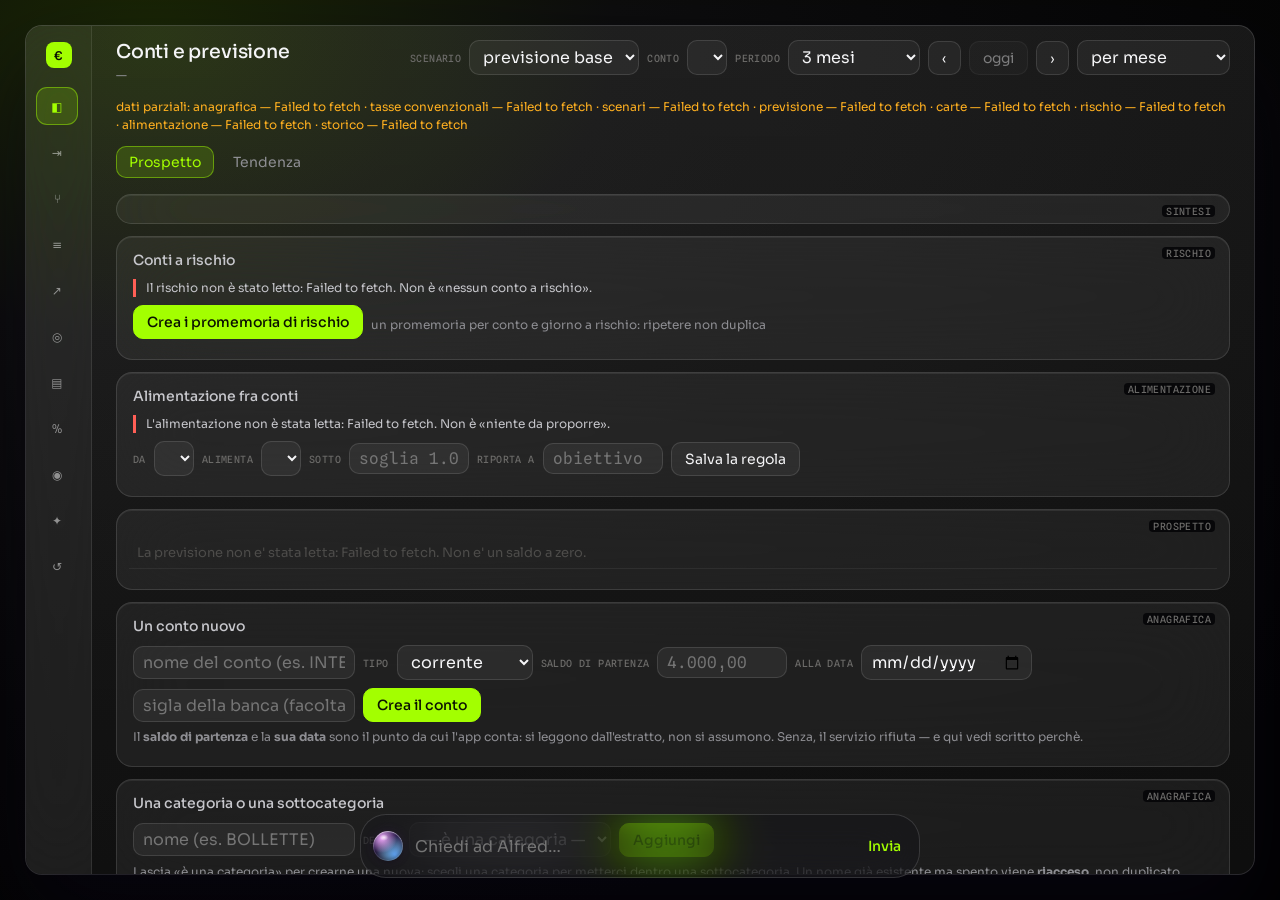
<file: tesoreria.html>
<!doctype html>
<html lang="it">
<head>
<meta charset="utf-8">
<meta name="viewport" content="width=device-width,initial-scale=1,viewport-fit=cover">
<title>Tesoreria · Diego OS</title>
<link rel="manifest" href="manifest.webmanifest">
<meta name="theme-color" content="#050505">
<!-- STANDALONE su iPhone (28/10). iOS legge il manifest, ma per la schermata
     piena senza barre di Safari pretende ancora questi due meta. Con
     `black-translucent` il contenuto sale SOTTO l'isola dinamica: percio' il
     guscio prende il padding di env(safe-area-inset-top) nel CSS mobile.
     Senza quel padding il rail dei moduli finirebbe sotto l'orologio. -->
<meta name="apple-mobile-web-app-capable" content="yes">
<meta name="apple-mobile-web-app-status-bar-style" content="black-translucent">
<meta name="apple-mobile-web-app-title" content="Tesoreria">
<link rel="apple-touch-icon" href="icona-180.png">
<link rel="preconnect" href="https://fonts.googleapis.com">
<link rel="preconnect" href="https://fonts.gstatic.com" crossorigin>
<link href="https://fonts.googleapis.com/css2?family=Sora:wght@300;400;500;600&family=Spline+Sans+Mono:wght@400;500&display=swap" rel="stylesheet">
<!-- i TOKEN e le tre pelli vivono in pelle.css (vocabolario unico, 23/10):
     il vecchio :root dialettale di questa pagina e' riconciliato la' dentro
     (--negativo, --serie-*, gli alias --font-num e --r-card) -->
<link rel="stylesheet" href="pelle.css">
<script>
/* PELLE (23/10): la tesoreria REAGISCE alla pelle scelta su salute.html (la
   scelta vive in localStorage). Il selettore resta solo su salute: qui si
   applica e basta, prima del primo paint per non far lampeggiare la pagina.
   Dentro try: uno script che muore al boot porta giu' la pagina (lezione v1). */
(function(){
  try{
    var TINTA={attuale:'#050505',inchiostro:'#080B11',bronzo:'#100F0E',carta:'#F5F4F1'};
    var p='attuale';
    try{ p=localStorage.getItem('pelle')||'attuale'; }catch(e){}
    if(!TINTA[p]) p='attuale';
    var radice=document.documentElement;
    if(p!=='attuale' && radice && radice.setAttribute) radice.setAttribute('data-pelle',p);
    var meta=document.querySelector && document.querySelector('meta[name="theme-color"]');
    if(meta && meta.setAttribute) meta.setAttribute('content',TINTA[p]);
  }catch(e){ /* pelle non applicata: la pagina resta quella di default */ }
})();
</script>
<style>
/* ══════════════════════════════════════════════════════════════════════════
   TESORERIA — linea Diego OS. I token stanno in pelle.css, come impone il
   design system: nessun colore scritto a mano nei componenti.
   La bozza chiaro/verde era il contratto delle FUNZIONI, non il tema.
   ══════════════════════════════════════════════════════════════════════════ */
*{box-sizing:border-box}
html,body{margin:0;padding:0;height:100%}
body{background:var(--fondo);background-image:var(--fondo-desktop);color:var(--testo1);
  font:400 14px/1.5 var(--font-ui);-webkit-font-smoothing:antialiased}
/* scrollbar nascoste ovunque, come il resto del sistema */
*::-webkit-scrollbar{width:0;height:0}
*{scrollbar-width:none}
.num,.tabular{font-family:var(--font-num);font-variant-numeric:tabular-nums}
:focus-visible{outline:2px solid var(--accento);outline-offset:2px}
button,select,input{font-family:inherit;font-size:inherit;color:inherit}
/* 16px SUI CAMPI DI SCRITTURA, e non 14 come il resto (28/10). Sotto i 16px
   Safari su iPhone ZOOMA la pagina appena il campo prende il fuoco, e per
   tornare indietro serve una pizzicata: su 110 campi di questa pagina era il
   fastidio piu' frequente del telefono. Vale solo per i campi, non per i
   bottoni: il fuoco di scrittura lo prendono solo loro. */
input,select,textarea{font-size:16px}

/* ── SHELL: la catena delle altezze. Ogni anello ha flex:1 1 0 e min-height:0,
      altrimenti la colonna cresce oltre lo schermo dentro un overflow:hidden e
      la pagina "non scorre". E' il bug piu' pagato del sistema. ───────────── */
#app{position:fixed;inset:26px;border-radius:var(--r-card);overflow:hidden;
  box-shadow:var(--ombra-finestra);display:grid;grid-template-columns:66px 1fr;
  grid-template-rows:minmax(0,1fr);background:var(--vetro)}
#rail{position:relative;z-index:20;background:rgba(var(--luce-rgb),.05);
  backdrop-filter:blur(46px) saturate(150%);-webkit-backdrop-filter:blur(46px) saturate(150%);
  border-right:1px solid rgba(var(--luce-rgb),.09);display:flex;flex-direction:column;
  align-items:center;padding:16px 0 14px;gap:6px}
#rail .logo{width:26px;height:26px;border-radius:8px;background:var(--accento);
  color:var(--inchiostro-su-lime);display:flex;align-items:center;justify-content:center;
  font:600 12px var(--font-ui);margin-bottom:12px}
/* flex:none — senza, sul telefono il rail diventa una RIGA e i flex item si
   STRINGONO invece di far scorrere la barra: le 11 voci scendevano a 22-30px
   di larghezza (misurato il 28/10), meta' della soglia Apple di 44px, e
   l'overflow-x:auto non entrava mai in funzione. */
#rail .voce{width:42px;height:38px;flex:none;border-radius:11px;display:flex;align-items:center;
  justify-content:center;color:rgba(var(--luce-rgb),.5);cursor:pointer;background:none;border:0}
#rail .voce.on{background:var(--accento-fondo-16);border:1px solid var(--accento-45);color:var(--accento)}
#colonna{position:relative;display:flex;flex-direction:column;min-width:0;
  background:linear-gradient(180deg,rgba(var(--luce-rgb),.02),rgba(var(--ombra-rgb),.14))}

#testata{flex:none;padding:14px 24px 8px;display:flex;align-items:flex-start;gap:14px;flex-wrap:wrap}
#testata h1{margin:0;font:500 19px var(--font-ui);letter-spacing:-.01em}
#testata .sotto{color:var(--testo3);font-size:12px;margin-top:2px}
#fonti-mute{flex-basis:100%;color:var(--attenzione);font-size:12px}
#fonti-mute:empty{display:none}

/* ── contesto scenario: SEMPRE visibile, in testata, in ogni pagina ───────── */
#ctx{margin-left:auto;display:flex;align-items:center;gap:8px;flex-wrap:wrap}
.etichetta{color:var(--testo4);font:500 10px var(--font-num);text-transform:uppercase;letter-spacing:.04em}
.sel{background:rgba(var(--luce-rgb),.05);border:1px solid var(--bordo);border-radius:var(--r-chip);
  padding:5px 9px;color:var(--testo1);cursor:pointer}
#ctx.scenario .sel[data-ctx-scenario]{border-color:var(--attenzione);color:var(--attenzione)}
#bandiera-scenario{display:none;align-items:center;gap:6px;padding:4px 10px;border-radius:999px;
  background:rgba(var(--attenzione-rgb),.14);border:1px solid rgba(var(--attenzione-rgb),.45);color:var(--attenzione);
  font:500 11px var(--font-ui)}
#ctx.scenario #bandiera-scenario{display:inline-flex}

#strisce{flex:none;display:flex;gap:6px;padding:4px 24px 8px;overflow-x:auto}
#strisce button{background:none;border:1px solid transparent;border-radius:var(--r-chip);
  padding:6px 12px;color:var(--testo3);cursor:pointer;white-space:nowrap}
#strisce button.on{background:var(--accento-fondo-16);border-color:var(--accento-45);color:var(--accento)}

.pane{display:none;flex:1;min-height:0;overflow-y:auto;padding:8px 24px 120px}
.pane.on{display:block}
.card{background:var(--vetro);backdrop-filter:var(--vetro-filtro);-webkit-backdrop-filter:var(--vetro-filtro);
  border:1px solid var(--bordo);border-radius:var(--r-card);box-shadow:var(--luce-interna);
  padding:14px 16px;margin-bottom:12px;overflow:hidden;flex:none;position:relative}
.card > .tec{position:absolute;top:10px;right:14px;z-index:3;color:var(--testo4);
  font:500 10px var(--font-num);text-transform:uppercase;letter-spacing:.04em;
  background:rgba(var(--velo-rgb),.9);padding:0 4px;border-radius:4px}
/* la testata fissa della tabella parte sotto l'etichetta, non sopra */
#card-prospetto .tab-wrap{padding-top:14px}
.card h2{margin:0 0 10px;font:500 14px var(--font-ui);color:var(--testo2)}
.griglia{display:grid;grid-template-columns:repeat(auto-fit,minmax(150px,1fr));gap:10px}

/* ── riquadri di sintesi ─────────────────────────────────────────────────── */
.kpi{background:rgba(var(--luce-rgb),.04);border:1px solid var(--bordo);border-radius:var(--r-chip);padding:10px 12px}
.kpi .et{color:var(--testo3);font-size:12px;display:block}
.kpi .v{font:500 19px var(--font-num);font-variant-numeric:tabular-nums;display:block;margin-top:2px}
.kpi .v.neg{color:var(--negativo)}
.kpi .s{color:var(--testo4);font-size:11px;display:block;margin-top:2px}
.kpi.tasse{grid-column:1/-1}
.kpi.tasse .tre{display:grid;grid-template-columns:repeat(auto-fit,minmax(130px,1fr));gap:10px;margin:6px 0}
.kpi.tasse .tre > div{border-left:2px solid var(--bordo);padding-left:10px}
.chip{display:inline-block;border:1px solid var(--bordo);border-radius:999px;padding:1px 7px;
  font:500 10px var(--font-num);color:var(--testo3);vertical-align:middle}
.chip.avv{color:var(--attenzione);border-color:rgba(var(--attenzione-rgb),.45)}
.chip.ok{color:var(--accento);border-color:var(--accento-bordo)}

/* ── PROSPETTO: tabella snella, settimane in verticale, conti affiancati ─── */
/* -webkit-overflow-scrolling:touch da' lo scorrimento con inerzia su iPhone:
   senza, la tabella larga si trascina a scatti. La barra sottile torna
   visibile SOLO qui (il resto del sistema le nasconde): il prospetto con 3
   conti e' largo 1252px dentro 420px — il 34% — e senza nessun segno non si
   capisce che a destra c'e' altro. Su iPhone il dito non la mostra comunque:
   e' un miglioramento per iPad e desktop, non la soluzione del telefono. */
.tab-wrap{overflow-x:auto;margin:0 -4px;-webkit-overflow-scrolling:touch;scrollbar-width:thin}
.tab-wrap::-webkit-scrollbar{height:4px;width:4px}
.tab-wrap::-webkit-scrollbar-thumb{background:var(--bordo-forte);border-radius:999px}
table.pro{width:100%;border-collapse:collapse;font-size:13px;min-width:520px}
table.pro th,table.pro td{padding:5px 8px;text-align:left;border-bottom:1px solid var(--riga);vertical-align:top}
table.pro th{color:var(--testo4);font:500 10px var(--font-num);text-transform:uppercase;
  letter-spacing:.04em;position:sticky;top:0;background:rgba(var(--velo-rgb),.92);backdrop-filter:blur(8px);z-index:2}
table.pro td.n,table.pro th.n{text-align:right;font-family:var(--font-num);font-variant-numeric:tabular-nums;white-space:nowrap}
tr.mese th{background:rgba(var(--accento-rgb),.07);color:var(--accento);font-size:11px;text-transform:none;letter-spacing:0}
tr.sett td{color:var(--testo3);font-size:11px;background:rgba(var(--luce-rgb),.02)}
tr.chiusura td{font-weight:500;background:rgba(var(--luce-rgb),.03)}
td.g{color:var(--testo3);white-space:nowrap;font-family:var(--font-num)}
td.ignoto{color:var(--testo5)}
.neg{color:var(--negativo)}
.voce{display:inline-flex;align-items:center;gap:5px;margin:1px 3px 1px 0;padding:2px 7px;
  border-radius:var(--r-chip-s);border:1px solid var(--bordo);background:rgba(var(--luce-rgb),.04);
  cursor:pointer;font-size:12px;max-width:100%}
.voce:hover{border-color:var(--accento-45)}
.voce.sel{border-color:var(--accento);background:var(--accento-fondo-16)}
.voce.bloccata{cursor:default;opacity:.62;border-style:dashed}
.voce.carta{border-color:rgba(var(--attenzione-rgb),.4)}
.voce .i{font-family:var(--font-num);font-variant-numeric:tabular-nums}
.voce[draggable="true"]{cursor:grab}
td.drop{outline:2px dashed var(--accento-45);outline-offset:-3px;background:var(--accento-fondo-16)}

/* ── curve: per conto E aggregata, sempre disponibili ────────────────────── */
.curva{width:100%;height:190px;display:block}
.legenda{display:flex;gap:12px;flex-wrap:wrap;margin-top:6px;font-size:12px;color:var(--testo3)}
.legenda i{display:inline-block;width:10px;height:2px;vertical-align:middle;margin-right:5px}

/* ── dettaglio della voce ────────────────────────────────────────────────── */
#dettaglio{position:fixed;inset:auto 0 0 0;z-index:60;max-height:82dvh;overflow-y:auto;
  background:rgba(var(--superficie-rgb),.96);backdrop-filter:blur(30px);-webkit-backdrop-filter:blur(30px);
  border-top:1px solid var(--bordo-forte);border-radius:18px 18px 0 0;
  /* il foglio sale dal fondo: senza l'inset i suoi bottoni finiscono nella
     barra dei gesti dell'iPhone */
  padding:16px 18px calc(22px + env(safe-area-inset-bottom));
  box-shadow:0 -20px 60px rgba(var(--ombra-rgb),.6);display:none}
#dettaglio.si{display:block}
#dettaglio .riga{display:grid;grid-template-columns:repeat(auto-fit,minmax(160px,1fr));gap:10px;margin-bottom:10px}
#dettaglio label{display:block;color:var(--testo3);font-size:12px;margin-bottom:3px}
#dettaglio input,#dettaglio select{width:100%;background:rgba(var(--luce-rgb),.05);
  border:1px solid var(--bordo);border-radius:var(--r-chip);padding:7px 9px}
.bottoni{display:flex;gap:8px;flex-wrap:wrap;margin-top:10px}
.btn{background:rgba(var(--luce-rgb),.05);border:1px solid var(--bordo);border-radius:var(--r-chip);
  padding:7px 13px;cursor:pointer}
.btn:hover{background:rgba(var(--luce-rgb),.09)}
.btn.p{background:var(--accento);border-color:var(--accento);color:var(--inchiostro-su-lime);font-weight:500}
.btn:disabled{opacity:.45;cursor:default}
.nota{color:var(--testo3);font-size:12px;margin:6px 0 0}
.avviso{border-left:3px solid var(--attenzione);padding-left:10px;color:var(--testo2);font-size:12px;margin:8px 0 0}
.errore{border-left:3px solid var(--negativo);padding-left:10px;color:var(--testo2);font-size:12px;margin:8px 0 0}

/* ── inbox e import ─────────────────────────────────────────────────────── */
.dropzone{border:1.5px dashed var(--bordo-forte);border-radius:var(--r-card);padding:18px;
  text-align:center;color:var(--testo3);cursor:pointer}
.dropzone.su{border-color:var(--accento);background:var(--accento-fondo-16);color:var(--accento)}
.riga-inbox{border:1px solid var(--bordo);border-radius:var(--r-chip);padding:10px 12px;margin-bottom:8px;
  background:rgba(var(--luce-rgb),.03)}
.riga-inbox.bersaglio{outline:2px dashed var(--accento-45);outline-offset:-3px}
.riga-inbox .banca{font-size:12px;color:var(--testo3)}
.cand{display:flex;align-items:center;gap:8px;flex-wrap:wrap;margin-top:6px;padding:6px 8px;
  border:1px solid var(--bordo);border-radius:var(--r-chip-s);background:rgba(var(--luce-rgb),.02)}
.cand.proposta{border-color:var(--accento-bordo)}
.cand.scelto{background:var(--accento-fondo-16)}

/* ── barra di Alfred: galleggia, si chiude nella pallina, si anima solo
      quando parla ─────────────────────────────────────────────────────────── */
/* bottom con env(safe-area-inset-bottom): a 22px fissi la barra finiva DENTRO
   i 34px della barra dei gesti dell'iPhone — si andava a casa invece di
   scrivere ad Ada (misurato il 28/10: 22px dal fondo). Fuori da iOS l'inset
   vale 0 e la barra resta dov'era. */
#alfred{position:fixed;left:50%;transform:translateX(-50%);bottom:calc(22px + env(safe-area-inset-bottom));z-index:70;
  width:min(88vw,560px);display:flex;align-items:center;gap:10px;padding:9px 12px;
  border-radius:26px;background:rgba(var(--superficie-rgb),.42);backdrop-filter:blur(26px) saturate(160%);
  -webkit-backdrop-filter:blur(26px) saturate(160%);border:1px solid var(--bordo-forte);
  transition:width .25s cubic-bezier(.2,.8,.2,1),padding .25s}
#alfred.chiusa{width:52px;padding:6px;gap:0;justify-content:center}
#alfred.chiusa #alfredIn,#alfred.chiusa #alfredVai{display:none}
/* LA SFERA DI ADA — ridisegno 23/10 (collaudo Diego 22/10: «il pallino e'
   fatto male»). Stessa identita' di salute.html: corpo scuro dal token
   --sfera, aurora rosa/blu morbida, velo d'accento in basso, riflesso
   speculare, ombra dai canali. Niente overflow:hidden qui: l'anello ::after
   dell'ascolto vive FUORI dal cerchio e non va tagliato. */
#sfera{width:30px;height:30px;border-radius:50%;flex:none;cursor:pointer;position:relative;
  background:radial-gradient(85% 85% at 30% 24%,var(--sfera-rosa),transparent 58%),
    radial-gradient(105% 105% at 74% 80%,var(--sfera-blu),transparent 62%),
    radial-gradient(130% 130% at 70% 82%,rgba(var(--accento-rgb),.30),transparent 52%),
    var(--sfera);
  box-shadow:inset 0 1px 1px rgba(var(--luce-rgb),.5),inset 0 0 0 1px rgba(var(--luce-rgb),.14),
    inset 0 -2px 4px rgba(var(--ombra-rgb),.35),0 2px 6px rgba(var(--ombra-rgb),.35),0 0 12px var(--alone-viola);
  transition:transform .2s cubic-bezier(.2,.8,.2,1),box-shadow .2s ease}
/* il riflesso che fa leggere la palla come vetro (il ::after e' dell'anello) */
#sfera::before{content:"";position:absolute;left:16%;top:8%;width:42%;height:30%;border-radius:50%;
  background:radial-gradient(closest-side,rgba(var(--luce-rgb),.8),transparent 72%);pointer-events:none}
#sfera:hover{transform:scale(1.1)}
#sfera:active{transform:scale(.94)}
#sfera::after{content:"";position:absolute;inset:-7px;border-radius:50%;
  border:1px solid var(--accento-45);opacity:0;animation:onda 1.6s ease-out infinite;animation-play-state:paused}
#alfred.ascolta #sfera::after{animation-play-state:running;opacity:1}
/* mentre Alfred lavora la sfera si accende: alone d'accento vivo */
#alfred.ascolta #sfera{box-shadow:inset 0 1px 1px rgba(var(--luce-rgb),.5),inset 0 0 0 1px rgba(var(--luce-rgb),.14),
  0 0 0 2px rgba(var(--accento-rgb),.35),0 0 18px var(--alone-lime),0 2px 8px rgba(var(--ombra-rgb),.4)}
/* il fotogramma 0 e' INVISIBILE di proposito: l'animazione in pausa mostra il
   suo primo fotogramma, e con opacity .7 l'anello restava stampato attorno
   alla sfera anche da ferma (difetto visto al collaudo del 23/10) */
@keyframes onda{0%{transform:scale(.8);opacity:0}25%{opacity:.7}100%{transform:scale(1.5);opacity:0}}
#alfredIn{flex:1;min-width:0;min-height:44px;background:none;border:0;outline:none;color:var(--testo1)}
/* «Invia» era 42x19: il bersaglio piu' stretto della barra di Ada. Il padding
   lo porta a 44 di altezza senza spostare niente, perche' la barra e'
   align-items:center e cresce con lui. */
#alfredVai{background:none;border:0;color:var(--accento);cursor:pointer;font-weight:500;
  min-width:44px;min-height:44px;padding:0 6px}
#rispostaAlfred{position:fixed;left:50%;transform:translateX(-50%);bottom:calc(74px + env(safe-area-inset-bottom));z-index:69;
  width:min(88vw,560px);max-height:50dvh;overflow-y:auto;padding:12px 14px;border-radius:16px;
  background:rgba(var(--superficie-rgb),.95);backdrop-filter:blur(26px);border:1px solid var(--bordo-forte);display:none}
#rispostaAlfred.si{display:block}

/* ── pagina di Alfred: cartelle e conversazioni a sinistra, i messaggi a
      destra. Su telefono diventa una colonna sola, nell'ordine in cui si
      legge: prima cosa aspetta una conferma, poi la conversazione. ───────── */
#alfPanni{display:grid;grid-template-columns:238px minmax(0,1fr);gap:12px;align-items:start}
/* senza `min-width:0` una tabella larga allarga la colonna della griglia e la
   pagina scorre in orizzontale: la traccia `1fr` cresce fino al min-content
   del figlio. La tabella scorre DENTRO il suo contenitore, non la pagina. */
#alfLato,#alfCentro{min-width:0}
#alfLato .card,#alfCentro .card{margin-bottom:12px}
.alf-cart{display:flex;flex-wrap:wrap;gap:6px;margin-bottom:8px}
.alf-conv{display:block;width:100%;text-align:left;background:rgba(var(--luce-rgb),.03);
  border:1px solid var(--bordo);border-radius:var(--r-chip);padding:7px 9px;margin-bottom:6px;
  cursor:pointer;color:var(--testo2);font:400 12px var(--font-ui)}
.alf-conv:hover{border-color:var(--accento-45)}
.alf-conv.on{border-color:var(--accento);background:var(--accento-fondo-16)}
.alf-conv .q{display:block;color:var(--testo4);font:500 10px var(--font-num);margin-top:2px}
#alfMessaggi{max-height:46dvh;overflow-y:auto;padding-right:2px}
.alf-msg{max-width:86%;margin:0 0 8px;padding:8px 11px;border-radius:14px;font-size:13px;
  border:1px solid var(--bordo);background:rgba(var(--luce-rgb),.04);white-space:pre-wrap;
  overflow-wrap:anywhere}
.alf-msg.diego{margin-left:auto;background:var(--accento-fondo-16);border-color:var(--accento-45)}
.alf-msg.sistema{max-width:100%;color:var(--testo3);font-size:12px;border-style:dashed}
.alf-msg .q{display:block;color:var(--testo4);font:500 10px var(--font-num);margin-top:3px}
.alf-attesa{border:1px solid rgba(var(--attenzione-rgb),.45);background:rgba(var(--attenzione-rgb),.08);
  border-radius:var(--r-chip);padding:10px 12px;margin-bottom:8px}
.alf-attesa .frase{color:var(--testo3);font-size:12px;margin:2px 0 0}
table.mem{width:100%;border-collapse:collapse;font-size:12px}
table.mem th,table.mem td{padding:5px 6px;text-align:left;border-bottom:1px solid var(--riga);
  vertical-align:middle}
table.mem th{color:var(--testo4);font:500 10px var(--font-num);text-transform:uppercase;letter-spacing:.04em}
table.mem input{width:100%;min-width:90px;background:rgba(var(--luce-rgb),.05);border:1px solid var(--bordo);
  border-radius:var(--r-chip-s);padding:5px 7px;color:var(--testo1)}
.alf-perm{display:flex;flex-wrap:wrap;gap:6px}
@media (max-width:760px){
  #alfPanni{grid-template-columns:minmax(0,1fr)}
  #alfLato{order:2}
  #alfMessaggi{max-height:none}
  .alf-msg{max-width:94%}
  .alf-msg,table.mem th,table.mem td,.alf-conv{font-size:12px}
  table.mem{min-width:430px}
}

/* ── accesso ────────────────────────────────────────────────────────────── */
#login{position:fixed;inset:0;z-index:99;background:rgba(var(--velo-rgb),.94);display:none;
  align-items:center;justify-content:center;padding:24px}
#login.si{display:flex}
#login .box{width:min(92vw,340px)}
#login input{width:100%;background:rgba(var(--luce-rgb),.05);border:1px solid var(--bordo);
  border-radius:var(--r-chip);padding:10px 12px;margin:10px 0}

/* ── MOBILE: ogni regola qui e' un bug gia' pagato ─────────────────────── */
@media (max-width:760px){
  body{background-image:var(--fondo-mobile)}
  /* 100dvh, non 100vh: Safari iPhone mangia il fondo con 100vh.
     padding-top con env(safe-area-inset-top) (28/10): in standalone
     (`apple-mobile-web-app-capable` + `black-translucent`) la pagina parte da
     y=0, cioe' SOTTO l'isola dinamica, e il rail dei moduli finiva dietro
     l'orologio. Fuori da iOS l'inset vale 0 e non cambia niente. */
  #app{inset:0;height:100dvh;border-radius:0;display:flex;flex-direction:column;
    box-shadow:none;background:none;padding-top:env(safe-area-inset-top)}
  /* IL RAIL SUL TELEFONO (28/10). 44x44 per voce, la soglia Apple: erano
     42x38 DICHIARATE, ma flex le STRINGEVA a 22-30px (misurato su tre
     schermi), meta' della soglia, e col pollice si sbagliava modulo. Il
     `flex:none` della regola base ora le tiene alla loro misura, e la barra
     SCORRE invece di schiacciarle.
     Perche' scorrere e non andare a capo: 11 voci da 44px non stanno in 474
     punti nemmeno senza spazi (484 > 454), quindi o si scorre o si fa una
     seconda riga. La seconda riga costava 52px di altezza su uno schermo
     chiuso dove il contenuto era gia' solo il 56%: si e' scelto lo
     scorrimento. Sullo schermo APERTO (640 punti) le 11 voci stanno tutte in
     una riga, quindi la' non si scorre niente.
     PREZZO DICHIARATO: sullo schermo chiuso due o tre moduli stanno fuori a
     destra e su iOS non c'e' barra di scorrimento che lo riveli. */
  #rail{flex-direction:row;width:100%;border-right:0;border-bottom:1px solid rgba(var(--luce-rgb),.09);
    padding:7px 10px;justify-content:flex-start;flex-wrap:nowrap;overflow-x:auto;flex:none;
    -webkit-overflow-scrolling:touch;scroll-snap-type:x proximity}
  #rail .voce{width:44px;height:44px;border-radius:12px;scroll-snap-align:center}
  /* flex:none anche sul logo: in una riga che scorre, l'unico elemento senza
     flex:none assorbe tutto il restringimento — il € si era ridotto a una
     scheggia verticale (visto nella foto del 28/10) */
  #rail .logo{margin:0 8px 0 0;flex:none}
  /* l'anello della catena: senza questo la colonna cresce e non scorre */
  #colonna{flex:1 1 0;min-height:0}
  /* il fondo lascia passare la barra di Ada E la barra dei gesti dell'iPhone */
  .pane{padding:8px 14px calc(150px + env(safe-area-inset-bottom))}
  #testata{padding:12px 14px 6px}
  #strisce{padding:4px 14px 8px}
  /* 44 di altezza sui comandi che si premono a ogni giro: le due strisce
     (Prospetto/Tendenza) stavano a 31px, i 26 bottoni dei form a 31px, i tre
     comandi del periodo a 33px. Nessuno di questi vive nel chrome in alto,
     quindi l'altezza se la prendono dal contenuto, che scorre. */
  #strisce button,.btn{min-height:44px}
  /* ‹ e › restano larghi 34 (alti 44). Portarli a 44 era stato provato il
     28/10 e RIFIUTATO alla misura: i 20px in piu' mandavano la riga del
     contesto a capo, e sullo schermo CHIUSO costavano 44px di intestazione —
     cioe' il 6% del contenuto visibile — per guadagnare 10px su due glifi.
     Resta scritto fra i residui dell'audit. */
  /* la sfera e' l'ingresso al coach: 44x44 pieni, e la pallina chiusa cresce
     con lei (44 + 8 di padding per lato) */
  #sfera{width:44px;height:44px}
  #alfred.chiusa{width:60px;padding:8px}
  /* le spunte native stavano a 13x13: col pollice erano un bersaglio finto.
     24px non e' la soglia piena — a 44 una casella di spunta sformerebbe la
     riga del form — ma e' il quadruplo dell'area di prima. */
  input[type="checkbox"]{width:24px;height:24px}
  table.pro{min-width:460px}
  /* nessun carattere microscopico sul telefono: il minimo del sistema e' 11px */
  .chip,.voce .i,.voce,tr.sett td,.card > .tec,.kpi .s,.etichetta,
  table.pro th,tr.mese th{font-size:11px}
}
</style>
</head>
<body>
<div id="appfusto">
<div id="app">
  <nav id="rail" aria-label="Moduli">
    <div class="logo" aria-hidden="true">€</div>
    <button class="voce on" data-tab="conti" title="Conti e previsione" aria-label="Conti e previsione">◧</button>
    <button class="voce" data-tab="inbox" title="Import e Inbox" aria-label="Import e Inbox">⇥</button>
    <button class="voce" data-tab="scenari" title="Scenari e ipotesi" aria-label="Scenari e ipotesi">⑂</button>
    <button class="voce" data-tab="fissi" title="Costi fissi e finanziamenti" aria-label="Costi fissi e finanziamenti">≡</button>
    <button class="voce" data-tab="attivo" title="Attivo" aria-label="Attivo">↗</button>
    <button class="voce" data-tab="obiettivi" title="Obiettivi e budget" aria-label="Obiettivi e budget">◎</button>
    <button class="voce" data-tab="carte" title="Carte" aria-label="Carte">▤</button>
    <button class="voce" data-tab="tasse" title="Partita IVA e tasse" aria-label="Partita IVA e tasse">%</button>
    <button class="voce" data-tab="promemoria" title="Promemoria" aria-label="Promemoria">◉</button>
    <button class="voce" data-tab="alfred" title="Alfred" aria-label="Alfred">✦</button>
    <button class="voce" data-tab="storico" title="Annulla e storico" aria-label="Annulla e storico">↺</button>
  </nav>

  <div id="colonna">
    <header id="testata">
      <div>
        <h1 id="titolo">Conti e previsione</h1>
        <div class="sotto" id="sottotitolo">—</div>
      </div>
      <div id="ctx">
        <span id="bandiera-scenario" role="status">ipotesi: <b id="nomeScenario">—</b></span>
        <span class="etichetta">Scenario</span>
        <select class="sel" id="selScenario" data-ctx-scenario aria-label="Scenario"></select>
        <span class="etichetta">Conto</span>
        <select class="sel" id="selConto" aria-label="Conto"></select>
        <span class="etichetta">Periodo</span>
        <!-- PERIODO UNICO (decisione 1 del 19/09): elenco chiuso di cinque
             durate — il vecchio «24 mesi» e' fuori elenco ed e' SUPERATO —
             e navigazione avanti/indietro a passi del periodo scelto,
             con «oggi» per tornare all'ancora di partenza. -->
        <select class="sel" id="selPeriodo" aria-label="Periodo">
          <option value="s1">1 settimana</option>
          <option value="1">1 mese</option>
          <option value="3" selected>3 mesi</option>
          <option value="6">6 mesi</option>
          <option value="12">1 anno</option>
        </select>
        <button class="btn" id="perPrec" title="Periodo precedente" aria-label="Periodo precedente">‹</button>
        <button class="btn" id="perOggi" title="Torna a oggi" aria-label="Torna a oggi">oggi</button>
        <button class="btn" id="perSucc" title="Periodo successivo" aria-label="Periodo successivo">›</button>
        <select class="sel" id="selGruppo" aria-label="Raggruppamento">
          <option value="mese" selected>per mese</option>
          <option value="settimana">per settimana</option>
        </select>
      </div>
      <div id="fonti-mute" role="status" aria-live="polite"></div>
    </header>

    <div id="strisce" role="tablist" aria-label="Viste">
      <button class="on" data-vista="prospetto" role="tab">Prospetto</button>
      <button data-vista="curva" role="tab">Tendenza</button>
    </div>

    <!-- ════════ CONTI E PREVISIONE ════════ -->
    <section class="pane on" id="pane-conti" role="tabpanel">
      <div class="card">
        <span class="tec">sintesi</span>
        <div class="griglia" id="kpi"></div>
        <div id="assunzioni"></div>
      </div>

      <!-- CARTE nel conto (decisione 2 del 19/09): SOLO la sintesi — spesa
           carta del mese e liquidazione prevista successiva. Gli acquisti e
           il dettaglio dei cicli vivono nella pagina Carte, non qui. -->
      <div class="card" id="card-carta" hidden>
        <span class="tec">carta</span>
        <div class="griglia" id="kpiCarta"></div>
        <p class="nota" id="notaCarta"></p>
      </div>

      <!-- RISCHIO CONTO (decisione 12 del 19/09): la previsione del periodo
           confrontata con la soglia DI OGNI CONTO (default 0 = sotto zero).
           Il promemoria non nasce da un orologio: lo crea il bottone, e
           ripeterlo non duplica (idempotente per conto e giorno a rischio). -->
      <div class="card" id="card-rischio" hidden>
        <span class="tec">rischio</span>
        <h2>Conti a rischio</h2>
        <div id="elencoRischio"></div>
        <div class="riga" style="display:flex;gap:8px;align-items:center;flex-wrap:wrap;margin-top:8px">
          <button class="btn p" id="btnRischioGenera">Crea i promemoria di rischio</button>
          <span class="nota">un promemoria per conto e giorno a rischio: ripetere non duplica</span>
        </div>
        <p class="nota" id="msgRischio" role="status" aria-live="polite"></p>
      </div>

      <!-- ALIMENTAZIONE FRA CONTI (decisione 12: Fineco da Intesa). Senza
           configurazione niente parte e la pagina lo dice; configurata, la
           proposta e' una riga con un bottone: proporre non e' eseguire. -->
      <div class="card" id="card-alimentazione" hidden>
        <span class="tec">alimentazione</span>
        <h2>Alimentazione fra conti</h2>
        <div id="statoAlimentazione"></div>
        <div id="propostaAlimentazione"></div>
        <div class="riga" id="formAlimentazione" style="display:flex;gap:8px;align-items:center;flex-wrap:wrap;margin-top:8px">
          <label class="etichetta" for="alSorgente">da</label>
          <select class="sel" id="alSorgente" aria-label="Conto sorgente"></select>
          <label class="etichetta" for="alAlimentato">alimenta</label>
          <select class="sel" id="alAlimentato" aria-label="Conto alimentato"></select>
          <label class="etichetta" for="alSoglia">sotto</label>
          <input class="sel num" inputmode="decimal" id="alSoglia" placeholder="soglia 1.000,00" aria-label="Soglia" style="width:120px">
          <label class="etichetta" for="alLivello">riporta a</label>
          <input class="sel num" inputmode="decimal" id="alLivello" placeholder="obiettivo 3.000,00" aria-label="Livello obiettivo" style="width:120px">
          <button class="btn" id="btnAlimentazione">Salva la regola</button>
        </div>
        <p class="nota" id="msgAlimentazione" role="status" aria-live="polite"></p>
      </div>

      <div class="card" id="box-spostamento" hidden>
        <span class="tec">selezione</span>
        <div class="riga" style="display:flex;gap:8px;align-items:center;flex-wrap:wrap">
          <span id="contoSel" class="nota">Nessuna voce selezionata</span>
          <label class="etichetta" for="dataSposta">al giorno</label>
          <input class="sel" type="date" id="dataSposta">
          <button class="btn p" id="btnSposta">Sposta</button>
          <button class="btn" id="btnDeseleziona">Deseleziona</button>
        </div>
        <p class="nota" id="msgSposta" role="status" aria-live="polite"></p>
      </div>

      <div class="card" id="card-prospetto">
        <span class="tec">prospetto</span>
        <div class="tab-wrap"><table class="pro" id="prospetto"><tbody></tbody></table></div>
        <p class="nota" id="didascalia"></p>
      </div>

      <div class="card" id="card-curva" hidden>
        <span class="tec">tendenza</span>
        <svg class="curva" id="curva" role="img" aria-label="Andamento dei saldi"></svg>
        <div class="legenda" id="legenda"></div>
        <p class="nota">Una linea per conto piu' l'aggregato: l'aggregato e' la somma dei conti ALLA STESSA DATA, mai la somma di giorni diversi.</p>
      </div>

      <!-- ANAGRAFICHE (28/10, difetto 1 del giro di messa in opera): senza un
           conto e senza categorie l'app non si puo' nemmeno COMINCIARE, e i
           form dei costi fissi, dei finanziamenti e del budget restano
           bloccati. Le rotte del servizio esistevano da sempre; i campi in
           pagina no, e si era costretti a passare dal Terminale.
           Le guardie restano quelle del servizio: senza saldo o senza data di
           taglio rifiuta, e qui si mostra il motivo invece di inventare uno
           zero o un «oggi». -->
      <div class="card" id="card-nuovo-conto">
        <span class="tec">anagrafica</span>
        <h2>Un conto nuovo</h2>
        <div class="riga" style="display:flex;gap:8px;align-items:center;flex-wrap:wrap">
          <input class="sel" id="ncoNome" placeholder="nome del conto (es. INTESA)" aria-label="Nome del conto">
          <label class="etichetta" for="ncoTipo">tipo</label>
          <select class="sel" id="ncoTipo" aria-label="Tipo di conto">
            <option value="corrente">corrente</option>
            <option value="salvadanaio">salvadanaio</option>
            <option value="tasse">tasse</option>
            <option value="prepagata">prepagata</option>
          </select>
          <label class="etichetta" for="ncoSaldo">saldo di partenza</label>
          <input class="sel num" inputmode="decimal" id="ncoSaldo" placeholder="4.000,00" aria-label="Saldo di partenza" style="width:130px">
          <label class="etichetta" for="ncoData">alla data</label>
          <input class="sel" type="date" id="ncoData" aria-label="Data del saldo di partenza">
          <input class="sel" id="ncoBanca" placeholder="sigla della banca (facoltativa)" aria-label="Sigla della banca">
          <button class="btn p" id="btnNuovoConto">Crea il conto</button>
        </div>
        <p class="nota">Il <b>saldo di partenza</b> e la <b>sua data</b> sono il punto da cui
          l&#39;app conta: si leggono dall&#39;estratto, non si assumono. Senza, il servizio
          rifiuta — e qui vedi scritto perche&#768;.</p>
        <p class="nota" id="msgNuovoConto" role="status" aria-live="polite"></p>
      </div>

      <div class="card" id="card-nuova-categoria">
        <span class="tec">anagrafica</span>
        <h2>Una categoria o una sottocategoria</h2>
        <div class="riga" style="display:flex;gap:8px;align-items:center;flex-wrap:wrap">
          <input class="sel" id="ncatNome" placeholder="nome (es. BOLLETTE)" aria-label="Nome della categoria">
          <label class="etichetta" for="ncatDentro">dentro</label>
          <select class="sel" id="ncatDentro" aria-label="Categoria che la contiene">
            <option value="">— e&#768; una categoria —</option>
          </select>
          <button class="btn p" id="btnNuovaCategoria">Aggiungi</button>
        </div>
        <div id="elencoCategorie"></div>
        <p class="nota">Lascia «e&#768; una categoria» per crearne una nuova; scegli una
          categoria per metterci dentro una sottocategoria. Un nome gia&#768; esistente ma
          spento viene <b>riacceso</b>, non duplicato.</p>
        <p class="nota" id="msgNuovaCategoria" role="status" aria-live="polite"></p>
      </div>
    </section>

    <!-- ════════ IMPORT E INBOX ════════ -->
    <section class="pane" id="pane-inbox" role="tabpanel">
      <div class="card">
        <span class="tec">import</span>
        <div class="riga" style="display:flex;gap:8px;align-items:center;flex-wrap:wrap;margin-bottom:10px">
          <label class="etichetta" for="impConto">Conto</label>
          <select class="sel" id="impConto"></select>
          <label class="etichetta" for="impCarta">oppure carta</label>
          <select class="sel" id="impCarta"><option value="">—</option></select>
        </div>
        <div class="dropzone" id="dropzone" tabindex="0" role="button"
             aria-label="Trascina qui l'estratto conto, oppure premi per scegliere il file">
          Trascina qui l'estratto conto (CSV, TSV o XLSX) oppure premi per scegliere
          <input type="file" id="file" accept=".csv,.tsv,.txt,.xlsx,.xlsm" hidden>
        </div>
        <div id="esitoImport"></div>
        <div id="apertiBox"></div>
      </div>
      <div class="card">
        <span class="tec">inbox</span>
        <h2>Righe da riconciliare</h2>
        <!-- GESTO DI GRUPPO (28/10, difetto 4): un mese vero di Diego sono
             ~90 click. Qui si accettano in un colpo solo le proposte SICURE —
             stesso importo entro pochi giorni, soglia decisa dal servizio —
             e MAI i candidati deboli. Prima si guarda l'anteprima: quante ne
             prenderebbe e quali restano a mano, col motivo. -->
        <div class="riga" id="rigaGruppo" style="display:flex;gap:8px;align-items:center;flex-wrap:wrap;margin-bottom:10px">
          <button class="btn" id="btnGruppoAnteprima">Vedi quante ne posso accettare</button>
          <span class="nota">accetta solo le proposte sicure: le altre restano a mano</span>
        </div>
        <div id="anteprimaGruppo"></div>
        <!-- l'esito sta FUORI dall'elenco: ricaricare le righe non deve
             cancellare la risposta che Diego sta leggendo -->
        <div id="esitoInbox" role="status" aria-live="polite"></div>
        <div id="inbox"></div>
      </div>
    </section>

    <!-- ════════ SCENARI GLOBALI ════════ -->
    <section class="pane" id="pane-scenari" role="tabpanel">
      <div class="card">
        <span class="tec">ipotesi</span>
        <h2>Scenari</h2>
        <p class="nota">Uno scenario e&#768; la previsione di base <b>piu&#768; le sue differenze</b>:
          la base resta una sola e non viene toccata finche&#768; non porti una voce dentro, una per volta.
          Trascina per cambiare l&#39;ordine.</p>
        <div id="elencoScenari"></div>
        <div class="riga" style="display:flex;gap:8px;align-items:center;flex-wrap:wrap;margin-top:10px">
          <input class="sel" id="nuovoScenarioNome" placeholder="nome dell&#39;ipotesi" aria-label="Nome dell'ipotesi">
          <input class="sel" id="nuovoScenarioNota" placeholder="a cosa serve (facoltativo)" aria-label="Nota">
          <button class="btn p" id="btnNuovoScenario">Crea l&#39;ipotesi</button>
        </div>
        <p class="nota" id="msgScenari" role="status" aria-live="polite"></p>
      </div>

      <div class="card" id="cardDifferenze">
        <span class="tec">differenze</span>
        <h2>Differenze rispetto alla base</h2>
        <div id="riassuntoDiff"></div>
        <div id="differenze"></div>
        <p class="nota" id="msgDiff" role="status" aria-live="polite"></p>
      </div>

      <div class="card" id="cardVoceIpotesi">
        <span class="tec">aggiungi</span>
        <h2>Una voce che esiste solo in questa ipotesi</h2>
        <div class="riga" style="display:flex;gap:8px;align-items:center;flex-wrap:wrap">
          <select class="sel" id="viConto" aria-label="Conto"></select>
          <input class="sel" type="date" id="viData" aria-label="Giorno">
          <input class="sel num" inputmode="decimal" id="viImporto" placeholder="-1.234,56" aria-label="Importo">
          <input class="sel" id="viDescr" placeholder="descrizione" aria-label="Descrizione">
          <button class="btn p" id="btnVoceIpotesi">Aggiungi all&#39;ipotesi</button>
        </div>
        <p class="nota">Un importo negativo e&#768; una uscita, positivo un ingresso. Resta nell&#39;ipotesi
          finche&#768; non la porti nella base.</p>
        <p class="nota" id="msgVoceIpotesi" role="status" aria-live="polite"></p>
      </div>
    </section>

    <!-- ════════ COSTI FISSI, BOLLETTE, RATE BREVI E FINANZIAMENTI ════════ -->
    <section class="pane" id="pane-fissi" role="tabpanel">
      <div class="card">
        <span class="tec">impegni</span>
        <div id="strisceFissi" role="tablist" aria-label="Viste degli impegni"
             style="display:flex;gap:8px;margin-bottom:10px">
          <button class="btn p" data-vistaf="colonne" role="tab">Colonne</button>
          <button class="btn" data-vistaf="grafico" role="tab">Grafico</button>
        </div>
        <div class="griglia" id="kpiImpegni"></div>
        <div id="tabellaImpegni"></div>
        <div id="graficoImpegniBox" hidden>
          <svg class="curva" id="graficoImpegni" role="img" aria-label="Impegni per mese"></svg>
          <div class="legenda" id="legendaImpegni"></div>
        </div>
        <p class="nota" id="msgImpegni" role="status" aria-live="polite"></p>
      </div>

      <div class="card" id="box-serie" hidden>
        <span class="tec">modifica</span>
        <h2 id="serieTitolo">Costo fisso</h2>
        <div class="riga" style="display:flex;gap:8px;align-items:center;flex-wrap:wrap">
          <input class="sel num" inputmode="decimal" id="msImporto" aria-label="Importo">
          <label class="etichetta" for="msGiorno">giorno</label>
          <input class="sel" type="number" inputmode="numeric" id="msGiorno" min="1" max="31" style="width:70px">
          <label class="etichetta" for="msFine">fino a</label>
          <input class="sel" type="date" id="msFine">
          <label class="etichetta" for="msDa">vale da</label>
          <input class="sel" type="date" id="msDa">
          <button class="btn p" id="btnSalvaSerie">Salva</button>
          <button class="btn" id="btnSpegniSerie">Non ce l&#39;ho pi&#249;</button>
          <button class="btn" id="btnChiudiSerie">Chiudi</button>
        </div>
        <p class="nota">Quello che cambi vale <b>da quella data in avanti</b>: i mesi gi&#224; passati
          restano come sono stati. Le occorrenze gi&#224; pagate non si toccano.</p>
        <p class="nota" id="msgSerie" role="status" aria-live="polite"></p>
      </div>

      <div class="card" id="box-piano" hidden>
        <span class="tec">piano</span>
        <h2 id="pianoTitolo">Piano di ammortamento</h2>
        <div id="pianoDati"></div>
        <div class="tab-wrap"><table class="pro" id="pianoTabella"></table></div>
        <div id="pianoCompleta"></div>
        <p class="nota" id="msgPiano" role="status" aria-live="polite"></p>
      </div>

      <div class="card">
        <span class="tec">nuovo</span>
        <h2>Un costo fisso, una bolletta o una rata breve</h2>
        <div class="riga" style="display:flex;gap:8px;align-items:center;flex-wrap:wrap">
          <input class="sel" id="cfNome" placeholder="nome" aria-label="Nome">
          <select class="sel" id="cfTipo" aria-label="Tipo">
            <option value="canone">canone</option>
            <option value="bolletta">bolletta (importo stimato)</option>
            <option value="rata_breve">rata breve</option>
          </select>
          <select class="sel" id="cfConto" aria-label="Conto"></select>
          <select class="sel" id="cfCategoria" aria-label="Categoria"></select>
          <select class="sel" id="cfSotto" aria-label="Sottocategoria"></select>
          <input class="sel num" inputmode="decimal" id="cfImporto" placeholder="-45,00" aria-label="Importo">
          <label class="etichetta" for="cfGiorno">giorno</label>
          <input class="sel" type="number" inputmode="numeric" id="cfGiorno" min="1" max="31" value="15" style="width:70px">
          <select class="sel" id="cfFrequenza" aria-label="Frequenza">
            <option value="mensile">ogni mese</option>
            <option value="bimestrale">ogni due mesi</option>
            <option value="trimestrale">ogni tre mesi</option>
            <option value="semestrale">ogni sei mesi</option>
            <option value="annuale">ogni anno</option>
          </select>
          <label class="etichetta" for="cfInizio">da</label>
          <input class="sel" type="date" id="cfInizio">
          <label class="etichetta" for="cfFine">fino a</label>
          <input class="sel" type="date" id="cfFine">
          <button class="btn p" id="btnCostoFisso">Aggiungi</button>
        </div>
        <p class="nota">Un importo negativo e&#768; una uscita. Le bollette restano <b>stime dichiarate</b>
          finche&#768; non arriva l&#39;importo vero.</p>
        <p class="nota" id="msgCostoFisso" role="status" aria-live="polite"></p>
      </div>

      <div class="card">
        <span class="tec">finanziamento</span>
        <h2>Un finanziamento</h2>
        <p class="nota">Con capitale, TAN, numero di rate, prima rata e metodo si calcola il
          <b>piano di ammortamento</b>. Se quei dati non ci sono, bastano <b>rata e data di fine</b>:
          diventa una <b>sequenza di pagamenti nota</b>, senza capitale ne&#768; interessi inventati.</p>
        <div class="riga" style="display:flex;gap:8px;align-items:center;flex-wrap:wrap">
          <input class="sel" id="fzNome" placeholder="nome" aria-label="Nome">
          <select class="sel" id="fzConto" aria-label="Conto"></select>
          <select class="sel" id="fzCategoria" aria-label="Categoria"></select>
          <select class="sel" id="fzSotto" aria-label="Sottocategoria"></select>
          <input class="sel num" inputmode="decimal" id="fzCapitale" placeholder="capitale erogato" aria-label="Capitale erogato">
          <input class="sel num" inputmode="decimal" id="fzTotale" placeholder="totale da rimborsare (se lo sai)" aria-label="Totale da rimborsare">
          <input class="sel num" inputmode="decimal" id="fzTan" placeholder="TAN % (5,99)" aria-label="TAN">
          <input class="sel num" inputmode="decimal" id="fzTaeg" placeholder="TAEG % (facoltativo)" aria-label="TAEG">
          <input class="sel" type="number" inputmode="numeric" id="fzRate" placeholder="rate" min="1" style="width:90px">
          <label class="etichetta" for="fzPrima">prima rata</label>
          <input class="sel" type="date" id="fzPrima">
          <select class="sel" id="fzMetodo" aria-label="Metodo">
            <option value="">— metodo del piano —</option>
            <option value="rata_costante">rata costante</option>
            <option value="quota_capitale_costante">quota capitale costante</option>
          </select>
          <select class="sel" id="fzFrequenza" aria-label="Frequenza">
            <option value="mensile">mensile</option>
            <option value="bimestrale">bimestrale</option>
            <option value="trimestrale">trimestrale</option>
            <option value="semestrale">semestrale</option>
            <option value="annuale">annuale</option>
          </select>
        </div>
        <div class="riga" style="display:flex;gap:8px;align-items:center;flex-wrap:wrap;margin-top:8px">
          <span class="etichetta">senza i dati completi</span>
          <input class="sel num" inputmode="decimal" id="fzRata" placeholder="rata" aria-label="Rata">
          <label class="etichetta" for="fzFine">fino a</label>
          <input class="sel" type="date" id="fzFine">
        </div>
        <div class="riga" style="display:flex;gap:8px;align-items:center;flex-wrap:wrap;margin-top:8px">
          <span class="etichetta">costi e capitale</span>
          <input class="sel num" inputmode="decimal" id="fzSpeseRata" placeholder="spese per rata" aria-label="Spese per rata">
          <input class="sel num" inputmode="decimal" id="fzSpeseIniz" placeholder="spese iniziali" aria-label="Spese iniziali">
          <label class="etichetta" for="fzSpeseData">il</label>
          <input class="sel" type="date" id="fzSpeseData">
          <select class="sel" id="fzErogazione" aria-label="Erogazione">
            <option value="">— com&#39;e&#768; arrivato il capitale —</option>
            <option value="sul_conto">sul mio conto</option>
            <option value="al_fornitore">pagato al fornitore</option>
          </select>
          <label class="etichetta" for="fzErogData">il</label>
          <input class="sel" type="date" id="fzErogData">
        </div>
        <div class="bottoni">
          <button class="btn" id="btnAnteprimaPiano">Fammi vedere il piano</button>
          <button class="btn p" id="btnFinanziamento">Registra il finanziamento</button>
        </div>
        <div id="anteprimaPiano"></div>
        <p class="nota" id="msgFinanziamento" role="status" aria-live="polite"></p>
      </div>
    </section>
    <!-- ════════ ATTIVO: entrate, salvadanaio, Totale riserva ════════ -->
    <section class="pane" id="pane-attivo" role="tabpanel">
      <div class="card">
        <span class="tec">riserva</span>
        <h2>Totale riserva</h2>
        <div class="riga" style="display:flex;gap:8px;align-items:center;flex-wrap:wrap;margin-bottom:10px">
          <label class="etichetta" for="risData">al giorno</label>
          <input class="sel" type="date" id="risData">
          <button class="btn" id="btnRiserva">Aggiorna</button>
        </div>
        <div class="griglia" id="kpiRiserva"></div>
        <div id="componentiRiserva"></div>
        <p class="nota" id="msgRiserva" role="status" aria-live="polite"></p>
      </div>

      <div class="card">
        <span class="tec">salvadanaio</span>
        <h2>Metto da parte</h2>
        <div class="riga" style="display:flex;gap:8px;align-items:center;flex-wrap:wrap">
          <label class="etichetta" for="sdDa">dal conto</label>
          <select class="sel" id="sdDa" aria-label="Conto di partenza"></select>
          <label class="etichetta" for="sdA">al</label>
          <select class="sel" id="sdA" aria-label="Conto di arrivo"></select>
          <input class="sel num" inputmode="decimal" id="sdImporto" placeholder="270,00" aria-label="Importo">
          <input class="sel" type="date" id="sdData" aria-label="Giorno">
          <label class="etichetta"><input type="checkbox" id="sdFatto"> l&#39;ho gi&#224; fatto</label>
          <button class="btn p" id="btnSalvadanaio">Sposta</button>
        </div>
        <p class="nota">Spostare denaro fra conti tuoi &#232; un <b>giroconto</b>: il patrimonio non cambia,
          cambia dove sta. Non &#232; n&#233; un guadagno n&#233; una spesa.</p>
        <p class="nota" id="msgSalvadanaio" role="status" aria-live="polite"></p>
      </div>

      <div class="card">
        <span class="tec">entrate</span>
        <h2>Fatturazione e ingressi</h2>
        <div class="riga" style="display:flex;gap:8px;align-items:center;flex-wrap:wrap;margin-bottom:10px">
          <label class="etichetta" for="atAnni">anni a confronto</label>
          <input class="sel" id="atAnni" style="width:150px" placeholder="2026,2027">
          <button class="btn" id="btnAnni">Confronta</button>
        </div>
        <div id="confrontoAnni"></div>
        <div id="elencoEntrate"></div>
        <p class="nota" id="msgEntrate" role="status" aria-live="polite"></p>
      </div>

      <div class="card" id="box-entrata" hidden>
        <span class="tec">modifica</span>
        <h2 id="entrataTitolo">Entrata</h2>
        <div class="riga" style="display:flex;gap:8px;align-items:center;flex-wrap:wrap">
          <input class="sel num" inputmode="decimal" id="meImporto" aria-label="Importo">
          <label class="etichetta" for="meAttesa">attesa il</label>
          <input class="sel" type="date" id="meAttesa">
          <label class="etichetta" for="meEmissione">emessa il</label>
          <input class="sel" type="date" id="meEmissione">
          <select class="sel" id="meFisco" aria-label="Rilevanza fiscale">
            <option value="da_definire">rilevanza fiscale da definire</option>
            <option value="imponibile">imponibile</option>
            <option value="escluso">escluso</option>
          </select>
          <button class="btn p" id="btnSalvaEntrata">Salva</button>
          <button class="btn" id="btnTogliAttesa">Togli la data attesa</button>
          <button class="btn" id="btnChiudiEntrata">Chiudi</button>
        </div>
        <p class="nota" id="msgEntrata" role="status" aria-live="polite"></p>
      </div>

      <div class="card">
        <span class="tec">nuova</span>
        <h2>Una fattura o un ingresso fuori partita IVA</h2>
        <div class="riga" style="display:flex;gap:8px;align-items:center;flex-wrap:wrap">
          <select class="sel" id="enTipo" aria-label="Tipo">
            <option value="fattura">fattura</option>
            <option value="fuori_piva">ingresso fuori partita IVA</option>
          </select>
          <input class="sel" id="enDa" placeholder="da chi" aria-label="Da chi">
          <input class="sel" id="enNumero" placeholder="numero" aria-label="Numero">
          <input class="sel num" inputmode="decimal" id="enImporto" placeholder="2.580,00" aria-label="Importo">
          <select class="sel" id="enConto" aria-label="Conto"></select>
          <select class="sel" id="enCategoria" aria-label="Categoria"></select>
          <label class="etichetta" for="enEmissione">emessa il</label>
          <input class="sel" type="date" id="enEmissione">
          <label class="etichetta" for="enAttesa">attesa il</label>
          <input class="sel" type="date" id="enAttesa">
          <select class="sel" id="enFisco" aria-label="Rilevanza fiscale">
            <option value="da_definire">rilevanza fiscale da definire</option>
            <option value="imponibile">imponibile</option>
            <option value="escluso">escluso</option>
          </select>
          <button class="btn p" id="btnEntrata">Registra</button>
        </div>
        <p class="nota">Fuori partita IVA <b>non vuol dire esente</b>: la rilevanza fiscale resta
          quella che dichiari tu. Senza data attesa l&#39;entrata non entra in previsione.</p>
        <p class="nota" id="msgNuovaEntrata" role="status" aria-live="polite"></p>
      </div>
    </section>
    <!-- ════════ OBIETTIVI E BUDGET: la ripartizione del salvadanaio (decisione 7, 19/09) ════════ -->
    <section class="pane" id="pane-obiettivi" role="tabpanel">
      <div class="card">
        <span class="tec">obiettivi</span>
        <h2>Obiettivi del salvadanaio</h2>
        <div class="griglia" id="kpiObiettivi"></div>
        <div id="elencoObiettivi"></div>
        <p class="nota">Gli obiettivi sono una <b>ripartizione</b> del salvadanaio: assegnato e
          non assegnato fanno sempre il saldo. Non sono soldi in pi&#249;: la riserva totale
          non cambia di un centesimo. Il saldo di riferimento &#232; quello <b>a fine
          previsione</b>: un prelievo gi&#224; programmato, anche lontano, riduce da subito
          il non assegnato.</p>
        <p class="nota" id="msgObiettivi" role="status" aria-live="polite"></p>
      </div>

      <div class="card">
        <span class="tec">nuovo</span>
        <h2>Un obiettivo nuovo</h2>
        <div class="riga" style="display:flex;gap:8px;align-items:center;flex-wrap:wrap">
          <label class="etichetta" for="obConto">nel salvadanaio</label>
          <select class="sel" id="obConto" aria-label="Salvadanaio"></select>
          <input class="sel" id="obNome" placeholder="per cosa (es. Viaggio)" aria-label="Nome">
          <input class="sel num" inputmode="decimal" id="obTraguardo" placeholder="traguardo (es. 2.000,00)" aria-label="Traguardo">
          <input class="sel" id="obNote" placeholder="note" aria-label="Note">
          <button class="btn p" id="btnObiettivo">Crea</button>
        </div>
        <p class="nota">Creare un obiettivo non muove un centesimo: &#232; un nome e un traguardo.
          Il denaro gli si assegna dopo, dal non assegnato.</p>
        <p class="nota" id="msgNuovoObiettivo" role="status" aria-live="polite"></p>
      </div>

      <div class="card">
        <span class="tec">budget</span>
        <h2>Budget per categoria</h2>
        <div class="riga" style="display:flex;gap:8px;align-items:center;flex-wrap:wrap;margin-bottom:10px">
          <label class="etichetta" for="bdMese">mese</label>
          <input class="sel" type="month" id="bdMese" aria-label="Mese">
          <button class="btn" id="btnBudgetMese">Aggiorna</button>
        </div>
        <div id="elencoBudget"></div>
        <p class="nota">Un budget &#232; un <b>metro</b>, non una spesa: impostarlo non scrive nessun
          movimento. Lo &#171;speso&#187; &#232; la somma dei movimenti della categoria nel mese.</p>
        <p class="nota" id="msgBudget" role="status" aria-live="polite"></p>
      </div>

      <div class="card">
        <span class="tec">nuova</span>
        <h2>Una capienza nuova</h2>
        <div class="riga" style="display:flex;gap:8px;align-items:center;flex-wrap:wrap">
          <select class="sel" id="bdCategoria" aria-label="Categoria"></select>
          <input class="sel num" inputmode="decimal" id="bdCapienza" placeholder="capienza mensile (es. 400,00)" aria-label="Capienza mensile">
          <label class="etichetta" for="bdValidoDa">vale dal mese</label>
          <input class="sel" type="month" id="bdValidoDa" aria-label="Vale dal mese">
          <button class="btn p" id="btnBudget">Imposta</button>
        </div>
        <p class="nota">Cambiare capienza &#232; una riga nuova con la sua decorrenza, <b>dal mese
          prossimo in poi</b>: il metro di un mese gi&#224; iniziato non si riscrive, e i mesi
          passati restano misurati con il metro che valeva allora. Solo la <i>prima</i>
          capienza di una categoria pu&#242; nascere dal mese corrente.</p>
        <p class="nota" id="msgNuovoBudget" role="status" aria-live="polite"></p>
      </div>
    </section>
    <!-- ════════ CARTE: la casa degli acquisti su carta (decisione 2, 19/09) ════════ -->
    <section class="pane" id="pane-carte" role="tabpanel">
      <div class="card">
        <span class="tec">carte</span>
        <h2>Le tue carte</h2>
        <div id="elencoCarte"></div>
        <p class="nota">Un acquisto con carta <b>non tocca il conto</b> alla sua data: entra nel
          ciclo della carta e scende dal conto il giorno di addebito, nel mese dopo la chiusura.
          Nel conto resta solo l&#39;addebito del ciclo: la stessa spesa non conta mai due volte.</p>
        <p class="nota" id="msgCarte" role="status" aria-live="polite"></p>
      </div>

      <div class="card">
        <span class="tec">nuova</span>
        <h2>Una carta di credito</h2>
        <div class="riga" style="display:flex;gap:8px;align-items:center;flex-wrap:wrap">
          <input class="sel" id="ncNome" placeholder="nome della carta" aria-label="Nome della carta">
          <label class="etichetta" for="ncConto">addebita su</label>
          <select class="sel" id="ncConto" aria-label="Conto di addebito"></select>
          <label class="etichetta" for="ncAddebito">giorno di addebito</label>
          <input class="sel" type="number" inputmode="numeric" id="ncAddebito" min="1" max="31" style="width:70px">
          <label class="etichetta" for="ncChiusura">chiusura ciclo</label>
          <input class="sel" type="number" inputmode="numeric" id="ncChiusura" min="1" max="31" style="width:70px" placeholder="—">
          <input class="sel num" inputmode="decimal" id="ncPlafond" placeholder="plafond (es. 5.000,00)" aria-label="Plafond">
          <input class="sel" id="ncCodice" placeholder="codice estratto (facoltativo)" aria-label="Codice">
          <button class="btn p" id="btnNuovaCarta">Aggiungi</button>
        </div>
        <p class="nota">Plafond, conto e giorni sono <b>configurazione tua</b>: la pagina li mostra
          quando esistono, non li inventa. Senza giorno di chiusura il ciclo &#232; il mese solare,
          e l&#39;assunzione viene dichiarata.</p>
        <p class="nota" id="msgNuovaCarta" role="status" aria-live="polite"></p>
      </div>
    </section>
    <!-- ════════ PARTITA IVA E TASSE ════════ -->
    <section class="pane" id="pane-tasse" role="tabpanel">
      <!-- Decisioni 8 e 9 del 19/09: l'accantonamento OPERATIVO e' questo,
           convenzionale e dichiarato. Il calcolo legale qui sotto resta
           consultabile ma e' SUPERATO per questa consegna. -->
      <div class="card">
        <span class="tec">convenzionale</span>
        <h2>Accantonamento convenzionale <span class="chip avv">ipotesi, modificabile</span></h2>
        <div class="griglia" id="kpiTasseConv"></div>
        <!-- Round 2 (26/10): il mese finito si FOTOGRAFA (chiusura immutabile),
             le differenze successive diventano rettifiche dichiarate, e
             l'accantonamento del mese chiuso arriva NEL conto tasse con un
             giroconto chiesto da qui. Il bottone spento dice sempre il motivo. -->
        <div id="convChiusura"></div>
        <div id="convRettifiche"></div>
        <div id="scadenzeConv"></div>
        <p class="nota" id="msgConv" role="status" aria-live="polite"></p>
        <p class="nota" id="notaConv" role="status" aria-live="polite"></p>
      </div>

      <div class="card">
        <span class="tec">copertura</span>
        <h2>Conto tasse</h2>
        <div class="griglia" id="kpiFisco"></div>
        <div id="dovuti"></div>
        <p class="nota" id="msgFisco" role="status" aria-live="polite"></p>
      </div>

      <div class="card">
        <span class="tec">calcolo</span>
        <div class="riga" style="display:flex;gap:8px;align-items:center;flex-wrap:wrap;margin-bottom:10px">
          <h2 style="margin:0">Anno d&#39;imposta</h2>
          <input class="sel" type="number" inputmode="numeric" id="fiAnno" style="width:110px" min="2000" max="2100">
          <button class="btn" id="btnFisco">Calcola</button>
          <span class="chip avv">superato per questa consegna</span>
        </div>
        <p class="nota">Questo e&#768; il calcolo fiscale <b>legale</b> a fonti lette: per questa
          consegna e&#768; <b>superato</b> dall&#39;accantonamento convenzionale qui sopra
          (decisione 8 del 19/09). Resta consultabile e non si cancella.</p>
        <div id="calcoloFisco"></div>
        <div id="scadenzeFisco"></div>
      </div>

      <div class="card">
        <span class="tec">dovuto</span>
        <h2>Registra quello che devi</h2>
        <p class="nota">Questo numero non lo calcola l&#39;app: viene dal tuo F24, dal commercialista
          o da una comunicazione. Qui si registra con la sua <b>provenienza</b>, e diventa una
          scadenza sul conto tasse.</p>
        <div class="riga" style="display:flex;gap:8px;align-items:center;flex-wrap:wrap">
          <input class="sel" type="number" inputmode="numeric" id="doAnno" style="width:110px" placeholder="anno">
          <select class="sel" id="doTipo" aria-label="Tipo">
            <option value="saldo">saldo</option>
            <option value="primo_acconto">primo acconto</option>
            <option value="secondo_acconto">secondo acconto</option>
            <option value="contributi">contributi</option>
            <option value="rata">rata</option>
          </select>
          <input class="sel num" inputmode="decimal" id="doImporto" placeholder="2.400,00" aria-label="Importo">
          <label class="etichetta" for="doScadenza">scade il</label>
          <input class="sel" type="date" id="doScadenza">
          <label class="etichetta" for="doModo">come lo paghi</label>
          <select class="sel" id="doModo" aria-label="Come lo paghi">
            <option value="unica">in una volta</option>
            <option value="rateazione">a rate, come prevede la norma</option>
            <option value="finanziamento">con un prestito (TAN)</option>
          </select>
          <label class="etichetta" for="doRate">rate</label>
          <input class="sel" type="number" inputmode="numeric" id="doRate" style="width:70px" value="1" min="1" max="60">
          <label class="etichetta" for="doTan">TAN %</label>
          <input class="sel num" inputmode="decimal" id="doTan" style="width:80px" placeholder="6,00" aria-label="TAN">
          <label class="etichetta" for="doTaeg">TAEG %</label>
          <input class="sel num" inputmode="decimal" id="doTaeg" style="width:80px" placeholder="6,40" aria-label="TAEG">
          <select class="sel" id="doMetodo" aria-label="Metodo">
            <option value="francese">rata costante (francese)</option>
            <option value="italiano">capitale costante (italiano)</option>
          </select>
          <input class="sel" id="doFonte" placeholder="da dove viene (F24, commercialista…)" aria-label="Provenienza">
          <button class="btn p" id="btnDovuto">Registra</button>
        </div>
        <p class="nota" id="notaModo">Tre cose diverse, e l&#39;app non le confonde: una scadenza sola;
          le rate che la <b>norma</b> prevede, con le sue date e i suoi interessi di legge; oppure un
          <b>prestito</b> per pagare l&#39;imposta, che ha un TAN e non e&#39; una dilazione dell&#39;erario.</p>
        <p class="nota" id="msgDovuto" role="status" aria-live="polite"></p>
      </div>

      <div class="card" id="box-tasse"></div>
    </section>
    <!-- ════════ PROMEMORIA ════════ -->
    <section class="pane" id="pane-promemoria" role="tabpanel">
      <div class="card">
        <span class="tec">in arrivo</span>
        <h2>Promemoria</h2>
        <div id="canaliPro"></div>
        <div id="elencoPro"></div>
        <p class="nota" id="msgPro" role="status" aria-live="polite"></p>
      </div>
      <div class="card">
        <span class="tec">nuovo</span>
        <h2>Ricordami una cosa</h2>
        <div class="riga" style="display:flex;gap:8px;align-items:center;flex-wrap:wrap">
          <input class="sel" id="prTitolo" placeholder="che cosa devo ricordarti" aria-label="Titolo" style="min-width:220px">
          <label class="etichetta" for="prQuando">il</label>
          <input class="sel" type="datetime-local" id="prQuando">
          <label class="etichetta" for="prAnticipo">avvisami</label>
          <!-- decisione 12: il default dell'anticipo e' 5 giorni, e viene dal
               parametro promemoria.anticipo_default (caricaAnagrafica lo
               riallinea); il 5 scritto qui e' solo la rete di sicurezza -->
          <input class="sel" type="number" inputmode="numeric" id="prAnticipo" style="width:70px" value="5" min="0" max="365">
          <span class="etichetta">giorni prima</span>
          <select class="sel" id="prRicorrenza" aria-label="Ricorrenza">
            <option value="una_tantum">una volta sola</option>
            <option value="settimanale">ogni settimana</option>
            <option value="mensile">ogni mese</option>
            <option value="annuale">ogni anno</option>
          </select>
          <label class="etichetta"><input type="checkbox" id="prTelegram"> anche su Telegram</label>
          <button class="btn p" id="btnPromemoria">Ricordamelo</button>
        </div>
        <p class="nota" id="msgNuovoPro" role="status" aria-live="polite"></p>
      </div>
    </section>

    <!-- ════════ ALFRED: cartelle, conversazioni, richieste, memoria ════════ -->
    <section class="pane" id="pane-alfred" role="tabpanel">
      <div id="alfPanni">
        <div id="alfLato">
          <div class="card">
            <span class="tec">cartelle</span>
            <h2>Cartelle</h2>
            <div class="alf-cart" id="alfCartelle"></div>
            <div class="riga" style="display:flex;gap:6px;align-items:center;flex-wrap:wrap">
              <input class="sel" id="alfNuovaCartella" placeholder="nuova cartella"
                     aria-label="Nuova cartella" style="min-width:120px;flex:1">
              <button class="btn" id="btnAlfCartella">Aggiungi</button>
            </div>
            <p class="nota" id="msgAlfCartella" role="status" aria-live="polite"></p>
          </div>
          <div class="card">
            <span class="tec">cronologia</span>
            <h2>Conversazioni</h2>
            <div id="alfConversazioni"></div>
          </div>
          <div class="card">
            <span class="tec">consensi</span>
            <h2>Cosa può fare da solo</h2>
            <div class="alf-perm" id="alfPermessi"></div>
            <p class="nota">Per difetto chiede prima. Tre azioni — promuovere
              un&#39;ipotesi, un bonifico, una cancellazione irreversibile — non
              diventano automatiche con un flag: serve un tuo <b>consenso
              esplicito</b>, che resta scritto con la data e si revoca quando
              vuoi.</p>
          </div>
        </div>

        <div id="alfCentro">
          <div class="card">
            <span class="tec">da confermare</span>
            <h2>In attesa di una tua risposta</h2>
            <div id="alfAttesa"></div>
            <p class="nota" id="msgAlfAttesa" role="status" aria-live="polite"></p>
          </div>
          <div class="card">
            <span class="tec" id="alfTecConv">nuova</span>
            <h2 id="alfTitoloConv">Conversazione</h2>
            <div id="alfMessaggi"></div>
            <div class="riga" style="display:flex;gap:8px;align-items:center;flex-wrap:wrap;margin-top:8px">
              <input class="sel" id="alfFrase" placeholder="dillo a parole tue…"
                     aria-label="Che cosa dici ad Alfred" style="min-width:200px;flex:1">
              <button class="btn p" id="btnAlfInvia">Invia</button>
              <button class="btn" id="btnAlfNuova">Nuova conversazione</button>
            </div>
            <p class="nota" id="msgAlf" role="status" aria-live="polite"></p>
          </div>
          <div class="card">
            <span class="tec">in chiaro</span>
            <h2>Memoria condivisa</h2>
            <p class="nota" id="alfNotaMemoria"></p>
            <div class="tab-wrap"><table class="mem" id="alfMemoria"></table></div>
            <div class="riga" style="display:flex;gap:6px;align-items:center;flex-wrap:wrap;margin-top:8px">
              <input class="sel" id="alfMemChiave" placeholder="chiave" aria-label="Chiave" style="min-width:110px">
              <input class="sel" id="alfMemValore" placeholder="valore" aria-label="Valore" style="min-width:140px;flex:1">
              <input class="sel" id="alfMemNota" placeholder="nota (perché)" aria-label="Nota" style="min-width:120px;flex:1">
              <button class="btn p" id="btnAlfMemoria">Scrivi</button>
            </div>
            <p class="nota" id="msgAlfMemoria" role="status" aria-live="polite"></p>
          </div>
        </div>
      </div>
    </section>

    <!-- ════════ ANNULLA E STORICO ════════ -->
    <section class="pane" id="pane-storico" role="tabpanel">
      <div class="card">
        <span class="tec">ultimi 20</span>
        <h2>Annulla</h2>
        <p class="nota">Gli ultimi venti passaggi si annullano, dalla pagina e da Alfred. Un annullo nell'app non revoca un movimento bancario avvenuto.</p>
        <div id="journal"></div>
      </div>
    </section>
  </div>
</div>

<!-- dettaglio della voce: sopra il contenuto, come una scheda in vetro -->
<div id="dettaglio" role="dialog" aria-modal="false" aria-labelledby="detTitolo"></div>

<div id="rispostaAlfred" role="status" aria-live="polite"></div>
<div id="alfred" class="chiusa">
  <div id="sfera" role="button" tabindex="0" aria-label="Alfred"></div>
  <input id="alfredIn" placeholder="Chiedi ad Alfred…" aria-label="Chiedi ad Alfred">
  <button id="alfredVai">Invia</button>
</div>

<div id="login"><div class="box card">
  <h2>Tesoreria</h2>
  <p class="nota">Serve il codice dell'app.</p>
  <input id="tok" type="password" placeholder="codice" autocomplete="current-password">
  <button class="btn p" id="btnEntra" style="width:100%">Entra</button>
  <p class="errore" id="loginErr"></p>
</div></div>
</div>

<script>
/* ══════════════════════════════════════════════════════════════════════════
   MECCANISMI RIUSATI IDENTICI (frontend/MECCANISMI.md):
   · api() con AbortController che copre ANCHE il corpo, nessun retry
     automatico, errori con i FATTI strutturati (err.stato, err.corpo);
   · l'esito di una scrittura viene SOLO dal corpo del server, mai dal testo
     del messaggio; un 200 muto non e' una conferma;
   · esc() su ogni testo prima di innerHTML;
   · ogni scrittura porta un operation_id e si RILEGGE dopo;
   · una fonte in ERRORE non diventa una fonte vuota: si dichiara in testata.
   ══════════════════════════════════════════════════════════════════════════ */
var API_BASE = (location.hostname === '127.0.0.1' || location.hostname === 'localhost')
  ? (localStorage.getItem('tesoreria_api') || 'http://127.0.0.1:54811')
  : 'https://icsafmrkndgdksybagky.supabase.co/functions/v1/soldi-app';
var TOK = localStorage.getItem('app_token') || localStorage.getItem('dos_token') || '';

function esc(x){return String(x==null?'':x).replace(/&/g,'&amp;').replace(/</g,'&lt;')
  .replace(/>/g,'&gt;').replace(/"/g,'&quot;').replace(/'/g,'&#39;');}
function $(s){return document.querySelector(s);}
function $$(s){return Array.prototype.slice.call(document.querySelectorAll(s));}
function uuid(){
  if (crypto && crypto.randomUUID) return crypto.randomUUID();
  return 'xxxxxxxx-xxxx-4xxx-yxxx-xxxxxxxxxxxx'.replace(/[xy]/g,function(c){
    var r=Math.random()*16|0, v=c==='x'?r:(r&0x3|0x8); return v.toString(16);});
}
/* i centesimi si formattano dalle CIFRE: (c/100).toFixed(2) perde i centesimi
   su importi grandi, e Intl dipende dall'ICU dell'host */
function euro(c){
  if (c == null) return '—';
  c = Math.round(Number(c));
  var neg = c < 0, v = Math.abs(c), interi = String(Math.floor(v/100)), dec = v % 100, g = '';
  while (interi.length > 3){ g = '.' + interi.slice(-3) + g; interi = interi.slice(0,-3); }
  return (neg?'−':'') + interi + g + ',' + (dec<10?'0':'') + dec;
}
var MESI = ['gennaio','febbraio','marzo','aprile','maggio','giugno','luglio','agosto',
            'settembre','ottobre','novembre','dicembre'];
function dataIt(s){ if(!s) return '—'; var p=s.split('-'); return (+p[2])+' '+MESI[+p[1]-1].slice(0,3); }
function giorniNelMese(a,m){ return new Date(Date.UTC(a,m,0)).getUTCDate(); }
function dopo(s){ var p=s.split('-').map(Number);
  if (p[2] < giorniNelMese(p[0],p[1])) return p[0]+'-'+pad(p[1])+'-'+pad(p[2]+1);
  if (p[1] === 12) return (p[0]+1)+'-01-01';
  return p[0]+'-'+pad(p[1]+1)+'-01'; }
function pad(n){ return (n<10?'0':'')+n; }
/* L'«oggi» della pagina e' il giorno che Diego sta vivendo, nel SUO fuso:
   toISOString e' UTC, e alle 00:30 italiane diceva ancora ieri — la finestra
   partiva dal giorno prima (round 2, 24/10). */
function oggiLocale(){ var d = new Date(); return d.getFullYear()+'-'+pad(d.getMonth()+1)+'-'+pad(d.getDate()); }
/* Una data si crede solo se ESISTE nel calendario: 2026-99-99 passa la forma
   ma non e' un giorno, e trascinava tutta la finestra nell'errore. */
function dataEsiste(s){ if (!/^\d{4}-\d{2}-\d{2}$/.test(s)) return false;
  var p = s.split('-').map(Number);
  return p[1] >= 1 && p[1] <= 12 && p[2] >= 1 && p[2] <= giorniNelMese(p[0], p[1]); }
function fineMese(s){ var p=s.split('-').map(Number); return p[0]+'-'+pad(p[1])+'-'+pad(giorniNelMese(p[0],p[1])); }
function piuMesi(s,n){ var p=s.split('-').map(Number), i=p[0]*12+(p[1]-1)+n;
  var a=Math.floor(i/12), m=i%12+1; return a+'-'+pad(m)+'-'+pad(Math.min(p[2],giorniNelMese(a,m))); }
/* in UTC, come le altre funzioni di data: coi fusi locali il +7 giorni a
   cavallo dell'ora legale scivolerebbe di un giorno */
function piuGiorni(s,n){ var p=s.split('-').map(Number);
  var d=new Date(Date.UTC(p[0],p[1]-1,p[2]+n)); return d.toISOString().slice(0,10); }
/* lunedi = 1 … domenica = 7 */
function dow(s){ var p=s.split('-').map(Number); var d=new Date(Date.UTC(p[0],p[1]-1,p[2])).getUTCDay(); return d===0?7:d; }

function api(p, corpo, metodo){
  var c = new AbortController(); var scaduto = false;
  var t = setTimeout(function(){ scaduto = true; c.abort(); }, 120000);
  var o = { headers:{'x-app-token':TOK,'content-type':'application/json'}, signal:c.signal };
  if (corpo !== undefined && corpo !== null){ o.method = metodo || 'POST'; o.body = JSON.stringify(corpo); }
  else if (metodo){ o.method = metodo; }
  return fetch(API_BASE + p, o).then(function(r){
    if (r.status === 401){ $('#login').classList.add('si');
      var e401 = new Error('accesso scaduto'); e401.stato = 401; throw e401; }
    if (!r.ok) return r.json().catch(function(){ return null; }).then(function(e){
      var err = new Error((e && e.errore) || ('Servizio non disponibile (HTTP ' + r.status + ')'));
      err.stato = r.status; err.corpo = e; throw err;
    });
    return r.json();
  }).catch(function(e){
    if (scaduto){ var err = new Error('richiesta scaduta dopo 2 minuti: ESITO INCERTO, verifica prima di ripetere');
      err.scaduto = true; throw err; }
    throw e;
  }).finally(function(){ clearTimeout(t); });
}

/* ── stato della pagina ─────────────────────────────────────────────────── */
/* `periodo` e' la scelta unica della decisione 1: 's1' (una settimana) oppure
   il numero di mesi come stringa ('1','3','6','12'). `mesi` resta il numero
   di mesi equivalente, per i calcoli. `da` e' l'ancora della navigazione:
   null = ancorata a oggi (lo stato normale, che non congela il passato). */
var S = { tab:'conti', vista:'prospetto', conto:'tutti', periodo:'3', mesi:3, gruppo:'mese',
          scenario:'', da:null, sel:[], prev:null, anag:null, voci:{},
          scenari:[], diff:null, gen:0, impegni:null, vistaFissi:'colonne',
          attivo:null, riserva:null, obiettivi:null, budget:null,
          fisco:null, tasseConv:null, promemoria:null,
          rischio:null, alimentazione:null,
          alfred:null, alfConv:0, alfCartella:'' };
var FONTI_MUTE = {};

function dichiaraFonte(nome, errore){
  if (errore) FONTI_MUTE[nome] = errore.message || String(errore);
  else delete FONTI_MUTE[nome];
  var k = Object.keys(FONTI_MUTE);
  /* una fonte in ERRORE non diventa una fonte vuota: si vede sempre */
  $('#fonti-mute').innerHTML = k.length
    ? 'dati parziali: ' + k.map(function(n){ return esc(n) + ' — ' + esc(FONTI_MUTE[n]); }).join(' · ')
    : '';
}

/* ── caricamento ────────────────────────────────────────────────────────── */
function caricaAnagrafica(){
  return api('/anagrafica').then(function(a){
    S.anag = a; dichiaraFonte('anagrafica', null);
    var opz = '<option value="tutti">tutti i conti</option>' + (a.conti||[]).map(function(c){
      return '<option value="c' + c.id + '">' + esc(c.nome) + '</option>'; }).join('');
    $('#selConto').innerHTML = opz;
    $('#selConto').value = S.conto;
    $('#impConto').innerHTML = (a.conti||[]).map(function(c){
      return '<option value="' + c.id + '">' + esc(c.nome) + '</option>'; }).join('');
    $('#impCarta').innerHTML = '<option value="">—</option>' + (a.carte||[]).map(function(k){
      return '<option value="' + k.id + '">' + esc(k.nome) + '</option>'; }).join('');
    /* decisione 12: il default dell'anticipo nel form viene dal PARAMETRO,
       non da un numero cablato — e si imposta una volta sola, per non
       sovrascrivere quello che Diego sta digitando */
    if (!caricaAnagrafica.anticipoMesso){
      $('#prAnticipo').value = anticipoDefault();
      caricaAnagrafica.anticipoMesso = true;
    }
    /* i conti per la regola di alimentazione: le OPZIONI qui, i valori
       scelti li rilegge renderAlimentazione dalla configurazione scritta */
    var opzAl = (a.conti||[]).map(function(c){
      return '<option value="' + c.id + '">' + esc(c.nome) + '</option>'; }).join('');
    $('#alSorgente').innerHTML = opzAl;
    $('#alAlimentato').innerHTML = opzAl;
    renderTasse(); renderFissi(); renderAttivo(); renderPromemoria();
    renderAnagraficaPagina();
  }).catch(function(e){ dichiaraFonte('anagrafica', e); });
}

function caricaScenari(){
  return api('/scenari').then(function(x){
    S.scenari = x || [];
    dichiaraFonte('scenari', null);
    $('#selScenario').innerHTML = '<option value="">previsione base</option>' + S.scenari.map(function(y){
      return '<option value="' + y.id + '">' + esc(y.nome) + '</option>'; }).join('');
    /* uno scenario cancellato o disattivato non resta selezionato in silenzio */
    if (S.scenario && !S.scenari.some(function(y){ return String(y.id) === String(S.scenario); })){
      S.scenario = '';
      try{ localStorage.removeItem('tesoreria_scenario'); }catch(e){}
    }
    $('#selScenario').value = S.scenario;
    aggiornaBandiera(); renderScenari();
  }).catch(function(e){
    dichiaraFonte('scenari', e);
    $('#selScenario').innerHTML = '<option value="">previsione base</option>';
    $('#elencoScenari').innerHTML = '<p class="errore">Le ipotesi non sono state lette: ' +
      esc(e.message) + '. Non e&#768; un elenco vuoto.</p>';
  });
}

/* ── SCENARI: elenco, ordine, differenze, promozione ─────────────────────
   La regola che governa questa pagina: la base non cambia finche' non porti
   dentro una voce, UNA per volta. Percio' ogni differenza ha il suo bottone,
   e un conflitto si vede prima di decidere, non dopo. */
function renderScenari(){
  var l = S.scenari || [];
  $('#elencoScenari').innerHTML = l.length ? l.map(function(x){
    var attivo = String(x.id) === String(S.scenario);
    return '<div class="cand' + (attivo ? ' proposta' : '') + '" draggable="true" data-scen="' + x.id + '">' +
      '<b>' + esc(x.nome) + '</b>' +
      (x.nota ? ' <span class="nota">' + esc(x.nota) + '</span>' : '') +
      ' <span class="chip">' + x.differenze_aperte + (x.differenze_aperte === 1 ? ' differenza' : ' differenze') + '</span>' +
      (x.promosse ? ' <span class="chip ok">' + x.promosse + ' nella base</span>' : '') +
      (x.conflitti ? ' <span class="chip avv">' + x.conflitti + ' in conflitto</span>' : '') +
      (attivo ? ' <span class="chip ok">contesto attuale</span>'
              : ' <button class="btn" data-usa="' + x.id + '">Usa come contesto</button>') +
      ' <button class="btn" data-rinomina="' + x.id + '">Rinomina</button>' +
      '</div>';
  }).join('') : '<p class="nota">Nessuna ipotesi. La previsione che vedi e&#768; la base.</p>';

  $$('#elencoScenari [data-usa]').forEach(function(b){
    b.onclick = function(){ cambiaScenario(b.getAttribute('data-usa')); };
  });
  $$('#elencoScenari [data-rinomina]').forEach(function(b){
    b.onclick = function(){ rinominaScenario(b.getAttribute('data-rinomina')); };
  });
  /* trascinamento per riordinare: l'ordine si riscrive TUTTO INSIEME */
  $$('#elencoScenari [data-scen]').forEach(function(el){
    el.addEventListener('dragstart', function(ev){
      ev.dataTransfer.setData('text/plain', el.getAttribute('data-scen'));
      ev.dataTransfer.effectAllowed = 'move';
    });
    el.addEventListener('dragover', function(ev){ ev.preventDefault(); el.classList.add('drop'); });
    el.addEventListener('dragleave', function(){ el.classList.remove('drop'); });
    el.addEventListener('drop', function(ev){
      ev.preventDefault(); el.classList.remove('drop');
      var mosso = ev.dataTransfer.getData('text/plain');
      var sopra = el.getAttribute('data-scen');
      if (!mosso || mosso === sopra) return;
      var ids = (S.scenari || []).map(function(x){ return String(x.id); });
      ids.splice(ids.indexOf(mosso), 1);
      ids.splice(ids.indexOf(sopra), 0, mosso);
      ordinaScenari(ids);
    });
  });
  $('#viConto').innerHTML = ((S.anag && S.anag.conti) || []).map(function(c){
    return '<option value="' + c.id + '">' + esc(c.nome) + '</option>'; }).join('');
  var c = $('#cardDifferenze'), v = $('#cardVoceIpotesi');
  c.hidden = !S.scenario; v.hidden = !S.scenario;
  if (!S.scenario){
    $('#riassuntoDiff').innerHTML = '';
    $('#differenze').innerHTML = '';
  }
}

function msgScen(el, t, errore){
  var n = $(el); n.className = errore ? 'errore' : 'nota'; n.textContent = t;
}

function cambiaScenario(id){
  /* cambiare contesto INVALIDA le risposte in volo: una previsione della base
     che arriva dopo non deve disegnarsi sopra un'ipotesi, e viceversa */
  S.gen++;
  S.scenario = id ? String(id) : '';
  try{ if (S.scenario) localStorage.setItem('tesoreria_scenario', S.scenario);
       else localStorage.removeItem('tesoreria_scenario'); }catch(e){}
  $('#selScenario').value = S.scenario;
  aggiornaBandiera(); renderScenari();
  return Promise.all([caricaPrevisione(), caricaDifferenze(), caricaCarte(),
                      S.tab === 'fissi' ? caricaImpegni() : null,
                      S.tab === 'attivo' ? caricaRiserva() : null,
                      S.tab === 'attivo' ? caricaEntrate() : null]);
}

function creaScenario(){
  var nome = $('#nuovoScenarioNome').value.trim();
  if (!nome){ msgScen('#msgScenari', 'Serve un nome: senza, nel menu sarebbero tutte uguali.', true); return; }
  $('#btnNuovoScenario').disabled = true;
  msgScen('#msgScenari', 'creo…');
  api('/scenari', { nome: nome, nota: $('#nuovoScenarioNota').value.trim(), operation_id: uuid() })
    .then(function(e){
      return caricaScenari().then(function(){    /* RILETTURA, poi la verifica */
        var trovato = (S.scenari || []).filter(function(x){ return x.id === e.id; })[0];
        if (!trovato){ msgScen('#msgScenari', 'NON VERIFICATO: rileggendo l\u2019elenco non c\u2019e\u0300.', true); return; }
        $('#nuovoScenarioNome').value = ''; $('#nuovoScenarioNota').value = '';
        msgScen('#msgScenari', 'Creata l\u2019ipotesi \u00ab' + trovato.nome + '\u00bb.');
        return cambiaScenario(e.id);
      });
    }).catch(function(e){
      msgScen('#msgScenari', e.scaduto ? ('ESITO INCERTO: ' + e.message) : ('Non creata: ' + e.message), true);
    }).finally(function(){ $('#btnNuovoScenario').disabled = false; });
}

function rinominaScenario(id){
  var att = (S.scenari || []).filter(function(x){ return String(x.id) === String(id); })[0] || {};
  var nome = prompt('Nuovo nome dell\u2019ipotesi', att.nome || '');
  if (nome === null) return;
  api('/scenari/' + id + '/modifica', { nome: nome, operation_id: uuid() })
    .then(function(){ return caricaScenari(); })
    .then(function(){
      var ora = (S.scenari || []).filter(function(x){ return String(x.id) === String(id); })[0];
      msgScen('#msgScenari', ora && ora.nome === nome.trim()
        ? 'Rinominata in \u00ab' + ora.nome + '\u00bb.'
        : 'NON VERIFICATO: rileggendo il nome risulta \u00ab' + (ora ? ora.nome : '?') + '\u00bb.',
        !(ora && ora.nome === nome.trim()));
    })
    .catch(function(e){ msgScen('#msgScenari', 'Non rinominata: ' + e.message, true); });
}

function ordinaScenari(ids){
  msgScen('#msgScenari', 'riordino…');
  /* UNA chiamata con l'elenco completo: un ordine scritto a meta' non e' un ordine */
  return api('/scenari/ordine', { ids: ids.map(Number), operation_id: uuid() })
    .then(function(){ return caricaScenari(); })
    .then(function(){
      var ora = (S.scenari || []).map(function(x){ return String(x.id); }).join(',');
      msgScen('#msgScenari', ora === ids.join(',')
        ? 'Ordine salvato.' : 'NON VERIFICATO: rileggendo l\u2019ordine risulta diverso.',
        ora !== ids.join(','));
    })
    .catch(function(e){ msgScen('#msgScenari', 'Ordine non cambiato: ' + e.message, true); });
}

function caricaDifferenze(){
  if (!S.scenario){ renderScenari(); return Promise.resolve(); }
  var gen = S.gen;
  return api('/scenari/' + S.scenario + '/differenze').then(function(d){
    if (gen !== S.gen) return;      /* contesto cambiato mentre leggevo */
    S.diff = d; dichiaraFonte('differenze', null); renderDifferenze();
  }).catch(function(e){
    dichiaraFonte('differenze', e);
    $('#differenze').innerHTML = '<p class="errore">Le differenze non sono state lette: ' +
      esc(e.message) + '. Non e&#768; «nessuna differenza».</p>';
  });
}

function renderDifferenze(){
  var d = S.diff; if (!d) return;
  $('#riassuntoDiff').innerHTML =
    '<div class="griglia">' +
      kpi('Differenze aperte', String(d.aperte), 'voci che esistono solo in questa ipotesi') +
      kpi('Gi\u00e0 nella base', String(d.promosse), 'portate dentro una per volta') +
      kpi('In conflitto', String(d.conflitti),
          d.conflitti ? 'la base e&#768; cambiata dopo che l&#39;ipotesi era stata scritta' : 'nessuna',
          d.conflitti > 0) +
      kpi('Effetto sul saldo', euro(d.effetto_somma_cents),
          'somma algebrica delle differenze aperte; il profilo giorno per giorno lo mostra il prospetto',
          d.effetto_somma_cents < 0) +
    '</div>';
  var righe = (d.differenze || []);
  if (!righe.length){
    $('#differenze').innerHTML = '<p class="nota">Nessuna differenza: questa ipotesi e&#768; identica alla base. ' +
      'Cambia una voce dal prospetto, o aggiungine una qui sotto.</p>';
    return;
  }
  $('#differenze').innerHTML = '<div class="tab-wrap"><table class="pro">' +
    '<thead><tr><th>Voce</th><th class="n">nella base</th><th class="n">in questa ipotesi</th>' +
    '<th class="n">effetto</th><th>azioni</th></tr></thead><tbody>' +
    righe.map(function(r){
      var nome = r.nome || (r.base && r.base.descrizione) || (r.ipotesi && r.ipotesi.descrizione) || 'voce';
      /* un impegno non e' una voce: e' un finanziamento o un costo fisso con le
         sue rate, e va detto insieme a quante ne porta */
      var ENT = { loan:'finanziamento', recurring:'costo fisso', transaction:'voce' };
      var che = (r.op === 'insert' ? 'aggiunt' : (r.op === 'delete' ? 'toglia' : 'cambiat')) +
        (r.entita === 'transaction' ? 'a' : 'o');
      return '<tr data-diff="' + r.id + '">' +
        '<td>' + esc(nome) + ' <span class="chip">' + esc(ENT[r.entita] || r.entita) + ' ' + che + '</span>' +
        (r.voci_figlie ? ' <span class="chip">' + r.voci_figlie +
          (r.voci_figlie === 1 ? ' rata' : ' rate') + '</span>' : '') +
          (r.promossa ? ' <span class="chip ok">nella base</span>' : '') +
          (r.conflitto ? ' <span class="chip avv">la base e&#768; cambiata</span>' : '') + '</td>' +
        '<td class="n">' + (r.base ? euro(r.base.cents) + '<br><span class="s">' + esc(dataIt(r.base.data)) + '</span>'
                                   : '<span class="ignoto">non c&#39;era</span>') + '</td>' +
        '<td class="n">' + (r.ipotesi ? euro(r.ipotesi.cents) + '<br><span class="s">' + esc(dataIt(r.ipotesi.data)) + '</span>'
                                      : '<span class="ignoto">non c&#39;e&#768;</span>') + '</td>' +
        '<td class="n' + (r.effetto_cents < 0 ? ' neg' : '') + '">' + euro(r.effetto_cents) + '</td>' +
        '<td>' + (r.promossa
          ? '<span class="nota">portata nella base' + (r.promossa_il ? ' il ' + esc(String(r.promossa_il).slice(0,10)) : '') + '</span>'
          : '<button class="btn p" data-prom="' + r.id + '">Porta nella base</button>' +
            '<button class="btn" data-rinuncia="' + r.id + '">Rinuncia</button>') + '</td>' +
        '</tr>';
    }).join('') + '</tbody></table></div>';

  $$('#differenze [data-prom]').forEach(function(b){
    b.onclick = function(){ promuovi(Number(b.getAttribute('data-prom')), false); };
  });
  $$('#differenze [data-rinuncia]').forEach(function(b){
    b.onclick = function(){ rinunciaDifferenza(Number(b.getAttribute('data-rinuncia'))); };
  });
}

function differenzaDi(id){
  return ((S.diff && S.diff.differenze) || []).filter(function(x){ return x.id === id; })[0];
}

function promuovi(id, accetta){
  var r = differenzaDi(id); if (!r) return;
  var corpo = { operation_id: uuid(), accetta_base_cambiata: !!accetta };
  /* si dichiara la VERSIONE che si e' letta: se nel frattempo e' cambiata, il
     servizio ferma la promozione invece di applicarla a un'altra voce */
  if (r.base_versione != null) corpo.base_vista = r.base_versione;
  msgScen('#msgDiff', 'porto nella base…');
  api('/scenari/differenza/' + id + '/promuovi', corpo)
    .then(function(e){
      return Promise.all([caricaDifferenze(), caricaPrevisione(), caricaScenari(), caricaJournal()])
        .then(function(){ return e; });
    })
    .then(function(e){
      var ora = differenzaDi(id);
      if (ora && !ora.promossa){
        msgScen('#msgDiff', 'NON VERIFICATO: rileggendo, la differenza risulta ancora aperta.', true);
        return;
      }
      msgScen('#msgDiff', 'Portata nella base. Restano ' + e.restano_aperte +
        (e.restano_aperte === 1 ? ' differenza' : ' differenze') + ' in questa ipotesi.' +
        (e.base_cambiata_accettata ? ' Hai confermato su una base cambiata nel frattempo.' : ''));
    })
    .catch(function(e){
      var m = e.message || '';
      /* Due conflitti diversi, stessa risposta utile: far VEDERE cosa e'
         cambiato prima di decidere.
         · «cambiata mentre la guardavi»: la scatola sullo schermo e' vecchia,
           si rilegge e si ripropone il confronto aggiornato;
         · «cambiata dopo che l'ipotesi e' stata scritta»: la scatola e' giusta,
           serve una conferma esplicita. */
      if (!accetta && /cambiata mentre la guardavi/.test(m)){
        return caricaDifferenze().then(function(){
          var d = differenzaDi(id);
          if (d && d.conflitto) return mostraConflitto(id, m);
          msgScen('#msgDiff', 'La voce e\u0300 cambiata mentre la guardavi: ho riletto le differenze, ' +
            'controlla e riprova.', true);
        });
      }
      if (!accetta && /cambiata dopo che l/.test(m)) return mostraConflitto(id, m);
      msgScen('#msgDiff', e.scaduto ? ('ESITO INCERTO: ' + e.message + '. Verifica prima di ripetere.')
                                    : ('Non portata nella base: ' + e.message), true);
    });
}

/* il confronto fra com'era quando hai scritto l'ipotesi e com'e' adesso */
function mostraConflitto(id, messaggio){
  var d = differenzaDi(id) || {};
  var q = d.base_quando_scritta || {};
  $('#msgDiff').className = 'avviso';
  $('#msgDiff').innerHTML = esc(messaggio) +
    '<br>Quando hai scritto l&#39;ipotesi la voce era: ' + euro(q.amount_cents) + ' il ' + esc(dataIt(q.date)) +
    '. Adesso e&#768;: ' + euro(d.base ? d.base.cents : null) + ' il ' + esc(dataIt(d.base ? d.base.data : null)) + '.' +
    '<div class="bottoni"><button class="btn p" id="confermaConflitto">Portala dentro lo stesso</button>' +
    '<button class="btn" id="lasciaConflitto">Lascia stare</button></div>';
  $('#confermaConflitto').onclick = function(){ promuovi(id, true); };
  $('#lasciaConflitto').onclick = function(){ msgScen('#msgDiff', 'Lasciata nell\u2019ipotesi.'); };
}

function rinunciaDifferenza(id){
  msgScen('#msgDiff', 'tolgo la differenza…');
  api('/scenari/differenza/' + id + '/togli', { operation_id: uuid() })
    .then(function(){ return Promise.all([caricaDifferenze(), caricaPrevisione(), caricaScenari(), caricaJournal()]); })
    .then(function(){
      msgScen('#msgDiff', differenzaDi(id)
        ? 'NON VERIFICATO: rileggendo, la differenza c\u2019e\u0300 ancora.'
        : 'Differenza tolta: su quella voce l\u2019ipotesi segue di nuovo la base.',
        !!differenzaDi(id));
    })
    .catch(function(e){ msgScen('#msgDiff', 'Non tolta: ' + e.message, true); });
}

function nuovaVoceIpotesi(){
  if (!S.scenario) return;
  var cents = centesimiDa($('#viImporto').value);
  if (cents == null){
    msgScen('#msgVoceIpotesi', 'Importo non valido: non viene indovinato. Scrivilo come -1.234,56.', true); return;
  }
  if (!$('#viData').value){ msgScen('#msgVoceIpotesi', 'Serve il giorno in cui passa.', true); return; }
  var descr = $('#viDescr').value.trim();
  if (!descr){ msgScen('#msgVoceIpotesi', 'Serve una descrizione: senza, nel prospetto non si riconosce.', true); return; }
  $('#btnVoceIpotesi').disabled = true;
  msgScen('#msgVoceIpotesi', 'aggiungo…');
  api('/scenari/' + S.scenario + '/voce', {
    voce: { account_id: Number($('#viConto').value), date: $('#viData').value,
            amount_cents: cents, description: descr },
    operation_id: uuid() })
    .then(function(e){
      return Promise.all([caricaDifferenze(), caricaPrevisione(), caricaScenari(), caricaJournal()])
        .then(function(){ return e; });
    })
    .then(function(e){
      var r = differenzaDi(e.differenza_id);
      if (!r || !r.ipotesi || r.ipotesi.cents !== cents){
        msgScen('#msgVoceIpotesi', 'NON VERIFICATO: rileggendo non risulta come l\u2019hai scritta.', true); return;
      }
      $('#viImporto').value = ''; $('#viDescr').value = '';
      msgScen('#msgVoceIpotesi', 'Aggiunta all\u2019ipotesi. Nella base non c\u2019e\u0300.');
    })
    .catch(function(e){ msgScen('#msgVoceIpotesi', 'Non aggiunta: ' + e.message, true); })
    .finally(function(){ $('#btnVoceIpotesi').disabled = false; });
}

function aggiornaBandiera(){
  var sc = $('#selScenario');
  var attivo = !!S.scenario;
  $('#ctx').classList.toggle('scenario', attivo);
  if (attivo) $('#nomeScenario').textContent = sc.options[sc.selectedIndex] ? sc.options[sc.selectedIndex].text : S.scenario;
}

/* ── PERIODO UNICO (decisione 1 del 19/09) ──────────────────────────────────
   Elenco, calendario, grafici e riepiloghi leggono TUTTI questa finestra: una
   sola scelta fra 1 settimana / 1 mese / 3 / 6 / 1 anno. La settimana sono
   sette giorni esatti; i mesi chiudono a fine mese come prima. */
function finestraPeriodo(){
  /* oggi LOCALE, non UTC: alle 00:30 italiane la finestra deve partire da
     oggi, non da ieri (round 2, 24/10) */
  var oggi = oggiLocale();
  var da = S.da || oggi;
  if (S.periodo === 's1') return { da: da, a: piuGiorni(da, 6) };
  return { da: da, a: fineMese(piuMesi(da, S.mesi - 1)) };
}
/* Navigazione: il passo E' il periodo scelto (una settimana avanti, un mese
   avanti, tre mesi avanti…), mai un salto diverso da quello che si vede. */
function passoPeriodo(verso){
  var da = finestraPeriodo().da;
  S.da = (S.periodo === 's1') ? piuGiorni(da, 7 * verso) : piuMesi(da, S.mesi * verso);
  salvaPeriodo(); ricaricaFinestra();
}
function salvaPeriodo(){
  try {
    localStorage.setItem('tesoreria_periodo', S.periodo);
    /* l'ancora si salva solo quando NON e' oggi: cosi' il reload di domani
       riparte da domani, non da un oggi congelato per sbaglio */
    if (S.da) localStorage.setItem('tesoreria_da', S.da);
    else localStorage.removeItem('tesoreria_da');
  } catch(e){}
}
function ricaricaFinestra(){
  aggiornaNavPeriodo();
  caricaPrevisione();
  /* rischio e alimentazione leggono la STESSA finestra del prospetto */
  caricaRischio(); caricaAlimentazione();
  if (S.tab === 'fissi') caricaImpegni();
}
function aggiornaNavPeriodo(){
  /* ancorati a oggi, «oggi» non ha niente da fare: si vede che e' spento */
  $('#perOggi').disabled = !S.da;
}

function caricaPrevisione(){
  var gen = S.gen, ctx = S.scenario;
  var f = finestraPeriodo();
  var q = '/previsione?a=' + f.a + '&da=' + f.da;
  if (S.conto !== 'tutti') q += '&conti=' + encodeURIComponent(S.conto);
  if (S.scenario) q += '&scenario_id=' + encodeURIComponent(S.scenario);
  return api(q).then(function(p){
    if (gen !== S.gen) return;      /* contesto cambiato: questa risposta e' vecchia */
    S.prev = p; S.prevScenario = ctx; dichiaraFonte('previsione', null);
    S.voci = {};
    (p.giorni||[]).forEach(function(g){
      (g.voci||[]).forEach(function(v){ if (v.dbId) S.voci[v.dbId] = v; });
      (g.acquistiCarta||[]).forEach(function(v){ if (v.dbId) S.voci[v.dbId] = v; });
    });
    renderKpi(); renderProspetto(); renderCurva();
  }).catch(function(e){
    dichiaraFonte('previsione', e);
    $('#prospetto').querySelector('tbody').innerHTML =
      '<tr><td class="ignoto">La previsione non e\' stata letta: ' + esc(e.message) +
      '. Non e\' un saldo a zero.</td></tr>';
    $('#kpi').innerHTML = '';
  });
}

/* ── riquadri di sintesi ────────────────────────────────────────────────── */
function renderKpi(){
  var p = S.prev; if (!p) return;
  var noti = (p.giorni||[]).filter(function(g){ return g.noto; });
  var primo = noti.length ? noti[0] : null;
  var r = p.riepilogo || {};
  var periodo = dataIt(p.da) + ' – ' + dataIt(p.a);
  var h = '';
  /* l'etichetta dice il giorno DI QUEL saldo: il primo giorno noto del periodo
     mostrato, che non e' sempre la data del saldo verificato */
  var operativi = (p.conti||[]).filter(function(c){ return c.tipo !== 'tasse'; });
  var saldoOperativo = primo ? operativi.reduce(function(x,c){ return x + (primo.perConto[c.id]||0); }, 0) : null;
  h += kpi('Saldo conto', saldoOperativo == null ? '—' : euro(saldoOperativo),
    operativi.map(function(c){ return esc(c.nome); }).join(' + ') +
    (primo ? ' · al ' + dataIt(primo.data) : '') +
    ((p.conti||[]).length > operativi.length ? ' · il conto tasse e&#768; escluso e sta nel suo riquadro'
                                             : ' · conto tasse non configurato'));
  h += kpi('Minimo previsto', p.minimo ? euro(p.minimo.cents) : '—',
    p.minimo ? (dataIt(p.minimo.data) + ' · ' + periodo + ((p.conti||[]).length>1?' · conti insieme':'')) : periodo,
    p.minimo && p.minimo.cents < 0);
  h += kpi('Previsione del periodo',
    euro((r.ingressi||0) - (r.uscite||0)),
    'ingressi ' + euro(r.ingressi||0) + ' · uscite ' + euro(r.uscite||0) +
    (r.giroconti ? ' · giroconti ' + euro(r.giroconti) + ' esclusi' : ' · giroconti esclusi') + ' · ' + periodo,
    ((r.ingressi||0) - (r.uscite||0)) < 0);
  h += kpi('Impegni scaduti aperti', String(p.arretrati == null ? '—' : p.arretrati),
    'previsioni con data passata e non pagate' + (p.arretratiPreTaglio ? ' · ' + p.arretratiPreTaglio + ' anteriori al saldo verificato' : ''));
  h += riquadroTasse();
  $('#kpi').innerHTML = h;
  var ass = (p.assunzioni||[]).map(function(a){
    return '<p class="avviso">assunzione dichiarata: ' + esc(a.assunzione) + ' (carta ' + esc(a.carta) + ')</p>'; }).join('')
    + (p.cicliPreTaglio||[]).map(function(c){
    return '<p class="avviso">ciclo carta ' + esc(c.cartaId) + ' da ' + euro(c.cents) +
      ' con addebito al ' + dataIt(c.data) + ': presunto giu&#768; incluso nel saldo verificato, non ricalcolato.</p>'; }).join('');
  $('#assunzioni').innerHTML = ass;
  $('#sottotitolo').textContent = 'saldo verificato al ' + dataIt(p.taglioMax || p.taglio)
    + ' · periodo ' + periodo + (S.scenario ? ' · ipotesi' : ' · previsione base');
}
function kpi(et, v, s, neg){
  return '<div class="kpi"><span class="et">' + esc(et) + '</span><span class="v' + (neg?' neg':'') +
    '">' + esc(v) + '</span><span class="s">' + s + '</span></div>';
}
/* la data con l'anno: `dataIt` lo tace, ma una scadenza a giugno 2027 senza
   anno si confonderebbe con quella dell'anno in corso */
function dataAnno(s){ if(!s) return '—'; var p=s.split('-'); return (+p[2])+' '+MESI[+p[1]-1].slice(0,3)+' '+p[0]; }
function riquadroTasse(){
  var par = (S.anag && S.anag.parametri) || [];
  function p(k){ var x = par.filter(function(y){ return y.chiave===k; })[0]; return x || {valore:null,stato:'da_concordare'}; }
  var contoTasse = ((S.anag && S.anag.conti) || []).filter(function(c){ return c.tipo === 'tasse'; })[0];
  var disp = contoTasse ? contoTasse.saldo_taglio_cents : null;
  var dovuto = null;
  var diff = (disp != null && dovuto != null) ? disp - dovuto : null;
  /* decisioni 8-9: l'accantonamento del mese e la prossima scadenza sono
     CONVENZIONALI e si etichettano cosi'. Una fonte non letta non diventa
     uno zero: si dichiara. */
  var tc = S.tasseConv;
  var m = tc && tc.mese;
  var prossima = tc && (tc.prossime_scadenze || [])[0];
  var cellaAcc = m && m.accantonamento_cents != null
    ? '<div><span class="et">Da accantonare questo mese <span class="chip avv">ipotesi, modificabile</span></span>' +
      '<span class="v">' + euro(m.accantonamento_cents) + '</span>' +
      '<span class="s">' + percento(m.aliquota_bp) + ' convenzionale degli incassi di ' +
      esc(MESI[m.mese-1]) + ' (' + euro(m.incassi_fattura_cents) + ')</span></div>'
    : '<div><span class="et">Da accantonare questo mese <span class="chip avv">ipotesi, modificabile</span></span>' +
      '<span class="v">—</span><span class="s">accantonamento convenzionale non letto: non e&#768; zero</span></div>';
  var cellaScad = prossima
    ? '<div><span class="et">Prossima scadenza <span class="chip avv">ipotesi, modificabile</span></span>' +
      '<span class="v">' + esc(dataAnno(prossima.data)) + '</span>' +
      '<span class="s">' + esc(prossima.tipo.replace(/_/g,' ')) + ' convenzionale, anno ' +
      prossima.anno_riferimento + '</span></div>'
    : '<div><span class="et">Prossima scadenza <span class="chip avv">ipotesi, modificabile</span></span>' +
      '<span class="v">—</span><span class="s">calendario convenzionale non letto</span></div>';
  return '<div class="kpi tasse"><span class="et">Conto tasse <span class="chip avv">conto distinto</span></span>' +
    '<div class="tre">' +
      '<div><span class="et">Disponibilita&#768;</span><span class="v">' + (disp==null?'—':euro(disp)) +
        '</span><span class="s">' + (contoTasse ? esc(contoTasse.nome) : 'conto tasse non ancora configurato') + '</span></div>' +
      cellaAcc + cellaScad +
      '<div><span class="et">Tasse previste da pagare</span><span class="v">—</span>' +
        '<span class="s">' + (p('conto_tasse.periodo_dovuto').stato === 'da_concordare'
          ? 'a quale periodo si riferisce: da decidere con te' : 'periodo definito') + '</span></div>' +
    '</div>' +
    '<span class="s">Accantonamento e calendario convenzionali (decisioni 8-9): ipotesi dichiarate, non un calcolo fiscale attestato. Ancora da decidere insieme: ' +
      esc(par.filter(function(x){ return x.stato==='da_concordare'; })
             .map(function(x){ return nomeParametro(x.chiave); }).join(' · ') || 'niente') +
    '</span></div>';
}

/* ── PROSPETTO: settimane in verticale, conti affiancati, tabella snella ── */
function renderProspetto(){
  var p = S.prev; if (!p) return;
  var conti = p.conti || [];
  var perData = {}; (p.giorni||[]).forEach(function(g){ perData[g.data] = g; });
  var h = '';
  h += '<thead><tr><th>Giorno</th>';
  conti.forEach(function(c){
    h += '<th>' + esc(c.nome) + '</th><th class="n">saldo</th>';
  });
  h += '<th class="n">' + (conti.length > 1 ? 'totale' : 'totale conto') + '</th></tr></thead><tbody>';

  var mese = null, sett = null, apertura = null, chiusuraSett = null;
  var gg = (p.giorni||[]);
  gg.forEach(function(g, i){
    var m = g.data.slice(0,7);
    if (m !== mese){
      mese = m;
      var pm = m.split('-');
      h += '<tr class="mese"><th colspan="' + (2 + conti.length*2) + '">' +
        esc(MESI[+pm[1]-1] + ' ' + pm[0]) + '</th></tr>';
      apertura = g;
    }
    /* decisione 2, «nel conto SOLO il box»: gli acquisti su carta NON si
       disegnano nel prospetto del conto (round 2, 24/10) — il loro dettaglio
       vive nella scheda Carte; qui conta solo cio' che tocca il conto */
    var attivo = (g.voci && g.voci.length);
    var confine = (i === 0) || (i === gg.length-1) || (g.data === fineMese(g.data)) || (dow(g.data) === 7);
    /* in raggruppamento MESE si mostrano i giorni con movimenti piu' i confini;
       in SETTIMANA si mostrano tutti i giorni: scelta di leggibilita' dichiarata */
    if (S.gruppo === 'mese' && !attivo && !confine) return;
    h += rigaGiorno(g, conti, attivo);
    if (dow(g.data) === 7 || g.data === fineMese(g.data)){
      h += rigaChiusura(g, conti, dow(g.data) === 7 && g.data !== fineMese(g.data) ? 'chiusura settimana' : 'chiusura mese');
    }
  });
  h += '</tbody>';
  $('#prospetto').innerHTML = h;
  $('#didascalia').innerHTML = 'Saldo verificato al ' + dataIt(p.taglioMax || p.taglio) +
    '. Prima di quel giorno il saldo non e&#768; ricostruito e si legge —, non zero.' +
    (S.conto !== 'tutti' ? ' Il totale e&#768; del <b>conto selezionato</b>, non il patrimonio.' : '') +
    ' Gli acquisti su carta non stanno nel conto: il loro dettaglio vive nella scheda Carte, qui compare solo l&#39;addebito del ciclo, al suo giorno.';
  agganciaVoci();
}
function rigaGiorno(g, conti, attivo){
  var h = '<tr data-giorno="' + esc(g.data) + '"><td class="g">' + esc(dataIt(g.data)) +
    ' <span class="chip">' + ['','lun','mar','mer','gio','ven','sab','dom'][dow(g.data)] + '</span></td>';
  conti.forEach(function(c){
    /* solo cio' che tocca il conto: niente chip di acquisti carta qui
       (decisione 2, «nel conto SOLO il box» — round 2, 24/10) */
    var voci = (g.voci||[]).filter(function(v){ return v.contoId === c.id; });
    h += '<td class="cella-drop" data-conto="' + esc(c.id) + '" data-giorno="' + esc(g.data) + '">' +
      voci.map(vociHtml).join('') + '</td>';
    var noto = g.notoPerConto ? g.notoPerConto[c.id] : g.noto;
    h += '<td class="n' + (noto ? '' : ' ignoto') + (noto && g.perConto[c.id] < 0 ? ' neg' : '') + '">' +
      (noto ? euro(g.perConto[c.id]) : '—') + '</td>';
  });
  h += '<td class="n' + (g.noto ? '' : ' ignoto') + (g.noto && g.totale < 0 ? ' neg' : '') + '">' +
    (g.noto ? euro(g.totale) : '—') + '</td></tr>';
  return h;
}
function vociHtml(v){
  var carta = v.toccaSaldo === false || v.derivato;
  var bloccata = !v.modificabile;
  return '<span class="voce' + (carta?' carta':'') + (bloccata?' bloccata':'') +
    (S.sel.indexOf(String(v.dbId)) >= 0 ? ' sel' : '') + '"' +
    ' data-voce="' + esc(v.dbId || v.id) + '"' +
    (v.modificabile ? ' draggable="true"' : '') +
    ' title="' + esc((v.descrizione||'') + (v.nota ? ' — ' + v.nota : '')) + '">' +
    '<span class="i">' + euro(v.cents) + '</span> ' + esc((v.descrizione||'').slice(0,26)) +
    (v.derivato ? ' <span class="chip avv">carta</span>' : '') +
    (v.toccaSaldo === false ? ' <span class="chip avv">non tocca il saldo</span>' : '') +
    (v.stato === 'rendicontato' ? ' <span class="chip ok">rendicontato</span>' : '') +
    '</span>';
}
function rigaChiusura(g, conti, che){
  var h = '<tr class="chiusura"><td class="g">' + esc(che) + '</td>';
  conti.forEach(function(c){
    h += '<td></td><td class="n' + (g.perConto[c.id] < 0 ? ' neg' : '') + '">' +
      ((g.notoPerConto ? g.notoPerConto[c.id] : g.noto) ? euro(g.perConto[c.id]) : '—') + '</td>';
  });
  h += '<td class="n' + (g.totale < 0 ? ' neg' : '') + '">' + (g.noto ? euro(g.totale) : '—') + '</td></tr>';
  return h;
}

/* ── selezione, dettaglio e trascinamento ───────────────────────────────── */
function agganciaVoci(){
  $$('#prospetto .voce').forEach(function(el){
    el.addEventListener('click', function(ev){
      var id = el.getAttribute('data-voce');
      var v = S.voci[id];
      if (!v){ return; }
      if (ev.shiftKey || ev.metaKey || ev.ctrlKey){
        if (!v.modificabile){ msg('Un fatto rendicontato non si sposta: è avvenuto.'); return; }
        var i = S.sel.indexOf(id);
        if (i >= 0) S.sel.splice(i,1); else S.sel.push(id);
        renderSelezione(); renderProspetto();
      } else {
        apriDettaglio(v);
      }
    });
    el.addEventListener('dragstart', function(ev){
      var id = el.getAttribute('data-voce');
      if (S.sel.indexOf(id) < 0){ S.sel = [id]; renderSelezione(); }
      ev.dataTransfer.setData('text/plain', S.sel.join(','));
      ev.dataTransfer.effectAllowed = 'move';
    });
  });
  $$('#prospetto .cella-drop').forEach(function(td){
    td.addEventListener('dragover', function(ev){ ev.preventDefault(); td.classList.add('drop'); });
    td.addEventListener('dragleave', function(){ td.classList.remove('drop'); });
    td.addEventListener('drop', function(ev){
      ev.preventDefault(); td.classList.remove('drop');
      var ids = (ev.dataTransfer.getData('text/plain')||'').split(',').filter(Boolean);
      var giorno = td.getAttribute('data-giorno');
      var conto = td.getAttribute('data-conto');
      /* Trascinare nella colonna di un altro conto CAMBIA il conto: e'
         l'interazione approvata. Le regole che carte e giroconti impongono le
         fa rispettare il servizio, che rifiuta con il motivo invece di
         spostare qualcosa a meta'. */
      var cambia = ids.some(function(id){ return S.voci[id] && S.voci[id].contoId !== conto; });
      sposta(ids, giorno, cambia ? conto : null, null);
    });
  });
}
function renderSelezione(){
  var box = $('#box-spostamento');
  box.hidden = S.sel.length === 0;
  $('#contoSel').textContent = S.sel.length
    ? (S.sel.length === 1 ? '1 voce selezionata' : S.sel.length + ' voci selezionate')
    : 'Nessuna voce selezionata';
}
function msg(t, errore){
  var el = $('#msgSposta');
  el.className = errore ? 'errore' : 'nota';
  el.textContent = t;
}
function sposta(ids, giorno, contoDestinazione, cartaDestinazione){
  if (!ids.length){ msg('Nessuna voce selezionata.'); return Promise.resolve(); }
  if (!giorno && !contoDestinazione && !cartaDestinazione){
    msg('Serve il giorno di destinazione.'); return Promise.resolve();
  }
  var bloccate = ids.filter(function(id){ return !(S.voci[id] && S.voci[id].modificabile); });
  if (bloccate.length){
    /* atomico anche qui: se una non si puo' muovere, non si muove NIENTE */
    msg(bloccate.length + (bloccate.length===1?' voce non e\u0300 modificabile':' voci non sono modificabili') +
        ': nessuna spostata.', true);
    return Promise.resolve();
  }
  /* IL CONTESTO COMANDA. Guardando un'ipotesi, trascinare una voce della base
     non deve cambiare la base: scrive una DIFFERENZA. Le voci nate
     nell'ipotesi invece sono sue, e si spostano davvero. Mischiarle sarebbe
     una scrittura sola per due cose diverse: si rifiuta e si spiega. */
  var ctx = S.scenario;
  var dellIpotesi = ids.filter(function(id){ return (S.voci[id]||{}).scenarioOp === 'insert'; });
  var dellaBase = ids.filter(function(id){ return (S.voci[id]||{}).scenarioOp !== 'insert'; });
  if (ctx && dellIpotesi.length && dellaBase.length){
    msg('Nella selezione ci sono voci della base e voci dell\u2019ipotesi: sono due scritture diverse. '
      + 'Spostale separatamente.', true);
    return Promise.resolve();
  }
  var scrittura, doveFinisce;
  if (ctx && dellaBase.length){
    var patch = {};
    if (giorno) patch.date = giorno;
    if (contoDestinazione) patch.account_id = Number(String(contoDestinazione).replace(/^c/,''));
    if (cartaDestinazione) patch.card_id = Number(String(cartaDestinazione).replace(/^k/,''));
    doveFinisce = 'ipotesi';
    msg('scrivo la differenza nell\u2019ipotesi…');
    /* UNA chiamata per tutto il gruppo: una voce di storico, un annullo solo */
    scrittura = api('/scenari/' + ctx + '/voci/differenza',
      { ids: ids.map(Number), op: 'update', patch: patch, operation_id: uuid() })
      .then(function(e){ return { mosse: e.quante, lati_giroconto: 0, ipotesi: true }; });
  } else {
    var corpo = { ids: ids, operation_id: uuid(),
                  contesto_scenario_id: ctx ? Number(ctx) : null };
    if (giorno) corpo.data = giorno;
    if (contoDestinazione) corpo.conto_id = Number(String(contoDestinazione).replace(/^c/,''));
    if (cartaDestinazione) corpo.carta_id = Number(String(cartaDestinazione).replace(/^k/,''));
    doveFinisce = ctx ? 'ipotesi' : 'base';
    msg('sposto…');
    scrittura = api('/movimenti/sposta', corpo);
  }
  return scrittura.then(function(e){
    return Promise.all([caricaPrevisione(), ctx ? caricaDifferenze() : null])
      .then(function(){ return e; });
  }).then(function(e){
    if (S.scenario !== ctx){
      /* il contesto e' cambiato mentre la richiesta era in volo: si dice DOVE
         e' finita, invece di lasciar credere che riguardi quello che si vede */
      msg('Fatto, ma nel contesto di prima: il contesto e\u0300 cambiato mentre scrivevo.');
      return;
    }
    var t = e.mosse + (e.mosse===1?' voce spostata':' voci spostate')
      + (doveFinisce === 'ipotesi' ? ' in questa ipotesi (la base non cambia)' : '');
    if (giorno) t += ' al ' + dataIt(giorno);
    if (contoDestinazione){
      var nome = ((S.prev.conti||[]).filter(function(c){ return c.id===contoDestinazione; })[0]||{}).nome;
      t += ' su ' + (nome || 'un altro conto');
    }
    if (e.lati_giroconto) t += '. Spostato anche l\u2019altro lato del giroconto';
    msg(t + '.');
    S.sel = []; renderSelezione(); renderProspetto();
  }).catch(function(e){
    msg(e.scaduto ? ('ESITO INCERTO: ' + e.message + '. Verifica prima di ripetere.')
                  : ('Nessuna voce spostata: ' + e.message), true);
    return caricaPrevisione();
  });
}
function nomeIpotesi(){
  var x = (S.scenari || []).filter(function(y){ return String(y.id) === String(S.scenario); })[0];
  return x ? x.nome : S.scenario;
}
function apriDettaglio(v){
  var d = $('#dettaglio');
  /* con un'ipotesi attiva, una voce DELLA BASE non si modifica nella base:
     si scrive una differenza. Una voce nata nell'ipotesi invece e' sua, e si
     modifica direttamente. */
  var inIpotesi = !!S.scenario && v.scenarioOp !== 'insert';
  var conti = (S.anag && S.anag.conti) || [];
  var cat = (S.anag && S.anag.categorie) || [];
  var sotto = (cat.filter(function(c){ return c.nome === v.categoria; })[0] || {}).sotto || [];
  d.innerHTML =
    '<h2 id="detTitolo">' + esc(v.descrizione || 'Voce') + ' <span class="chip">' +
      esc(v.stato || 'previsto') + '</span>' +
      (v.toccaSaldo === false ? ' <span class="chip avv">non tocca il saldo</span>' : '') + '</h2>' +
    (v.previstoCents != null
      ? '<p class="nota">previsto ' + euro(v.previstoCents) + ' il ' + dataIt(v.previstoData) +
        ' · reale ' + euro(v.cents) + ' · scarto ' + euro(v.cents - v.previstoCents) + '</p>'
      : '') +
    (v.dataContabile ? '<p class="nota">data contabile ' + dataIt(v.dataContabile) + ', data valuta quella della riga</p>' : '') +
    '<div class="riga">' +
      campo('Importo', '<input id="dImporto" class="num" value="' + esc(euro(v.cents)) + '"' + (v.modificabile?'':' disabled') + '>') +
      campo('Giorno in cui passa', '<input id="dData" type="date" value="' + esc(dataGiornoDi(v)) + '"' + (v.modificabile?'':' disabled') + '>') +
      campo('Dove passa', '<select id="dConto"' + (v.modificabile?'':' disabled') + '>' +
        conti.map(function(c){ return '<option value="c' + c.id + '"' + (('c'+c.id)===v.contoId?' selected':'') +
          '>' + esc(c.nome) + '</option>'; }).join('') + '</select>') +
      campo('Categoria', '<select id="dCat"' + (v.modificabile?'':' disabled') + '>' +
        '<option value="">— da classificare —</option>' +
        cat.map(function(c){ return '<option' + (c.nome===v.categoria?' selected':'') + '>' + esc(c.nome) + '</option>'; }).join('') + '</select>') +
      campo('Sottocategoria', '<select id="dSub"' + (v.modificabile?'':' disabled') + '>' +
        '<option value="">—</option>' +
        sotto.map(function(s){ return '<option' + (s.nome===v.sottocategoria?' selected':'') + '>' + esc(s.nome) + '</option>'; }).join('') + '</select>') +
    '</div>' +
    (v.modificabile
      ? '<div class="bottoni"><button class="btn p" id="dSalva">' +
          (inIpotesi ? 'Salva in questa ipotesi' : 'Salva') + '</button>' +
        (inIpotesi ? '<button class="btn" id="dTogli">Togli da questa ipotesi</button>' : '') +
        '<button class="btn" id="dPromemoria">Promemoria su questa voce</button>' +
        '<button class="btn" id="dChiudi">Chiudi</button></div>' +
        (inIpotesi ? '<p class="avviso">Stai guardando l&#39;ipotesi &#171;' + esc(nomeIpotesi()) +
          '&#187;: quello che salvi resta qui e <b>la base non cambia</b>. Per portarlo nella base ' +
          'vai in Scenari e porta dentro questa voce.</p>' : '')
      : '<p class="avviso">Voce in sola lettura: ' +
        (v.derivato ? 'è l’addebito di un ciclo carta, conseguenza di altri movimenti.'
                    : 'è un fatto già rendicontato.') + '</p>' +
        '<div class="bottoni"><button class="btn" id="dChiudi">Chiudi</button></div>') +
    '<p class="nota" id="dMsg" role="status" aria-live="polite"></p>';
  d.classList.add('si');
  $('#dChiudi').onclick = function(){ d.classList.remove('si'); };
  if ($('#dSalva')) $('#dSalva').onclick = function(){ salvaDettaglio(v, inIpotesi); };
  if ($('#dTogli')) $('#dTogli').onclick = function(){ togliDaIpotesi(v); };
  if ($('#dPromemoria')) $('#dPromemoria').onclick = function(){
    /* dal prospetto: il promemoria nasce sulla VOCE, con la sua data e
       l'anticipo DEFAULT del parametro (decisione 12: 5 giorni, prima era
       un 3 cablato qui). Prima ancora questo bottone dichiarava di non fare
       niente. */
    var giorno = dataGiornoDi(v);
    $('#dMsg').className = 'nota';
    creaPromemoria({ titolo: 'Pagare ' + (v.descrizione || 'questa voce'),
      entita: 'transaction', entita_id: Number(v.dbId),
      quando: new Date(giorno + 'T09:00:00').toISOString(),
      anticipo_giorni: anticipoDefault() }, '#dMsg')
      .catch(function(){ $('#dMsg').className = 'errore'; });
  };
}
function campo(et, html){ return '<div><label>' + esc(et) + '</label>' + html + '</div>'; }
function dataGiornoDi(v){
  for (var i = 0; i < (S.prev.giorni||[]).length; i++){
    var g = S.prev.giorni[i];
    var dentro = (g.voci||[]).concat(g.acquistiCarta||[]).some(function(x){ return String(x.dbId) === String(v.dbId); });
    if (dentro) return g.data;
  }
  return S.prev.da;
}
/* Parser RIGOROSO, la controparte di euro(): non ripulisce l'input illegale e
   non trasforma il vuoto in zero. Le stesse regole del parser degli estratti:
   virgola decimale, punto per le migliaia in gruppi di tre, niente tre decimali,
   e il risultato deve restare un intero sicuro. */
function centesimiDa(testo){
  if (testo == null) return null;
  var s = String(testo).trim().replace(/\u00a0/g,' ').replace(/[€\s]/g,'');
  if (s === '') return null;
  var neg = false;
  if (/^\(.*\)$/.test(s)){ neg = true; s = s.slice(1,-1); }
  if (/^[-−–]/.test(s)){ neg = true; s = s.slice(1); }
  else if (s.charAt(0) === '+') s = s.slice(1);
  if (!/^[\d.,]+$/.test(s)) return null;          /* lettere o simboli: non e' un importo */
  function gruppiOk(parte, sep){
    if (parte.indexOf(sep) < 0) return true;
    var pz = parte.split(sep);
    if (pz[0].length < 1 || pz[0].length > 3) return false;
    for (var i = 1; i < pz.length; i++) if (pz[i].length !== 3) return false;
    return true;
  }
  var v = s.lastIndexOf(','), pt = s.lastIndexOf('.'), interi, dec = '';
  if (v >= 0 && v > pt){
    if (s.slice(v+1).indexOf(',') >= 0) return null;
    interi = s.slice(0,v); dec = s.slice(v+1);
    if (!gruppiOk(interi,'.')) return null;
    interi = interi.replace(/\./g,'');
  } else if (pt >= 0){
    var coda = s.slice(pt+1);
    if (coda.length === 3 && v < 0){
      if (!gruppiOk(s,'.')) return null;
      interi = s.replace(/\./g,'');
    } else {
      interi = s.slice(0,pt); dec = coda;
      if (!gruppiOk(interi,',')) return null;
      interi = interi.replace(/,/g,'');
      if (interi.indexOf('.') >= 0) return null;
    }
  } else {
    interi = s;
    if (!gruppiOk(interi,',') || !gruppiOk(interi,'.')) return null;
    interi = interi.replace(/[.,]/g,'');
  }
  if (!/^\d*$/.test(interi) || !/^\d*$/.test(dec)) return null;
  if (dec.length > 2) return null;                 /* tre decimali: non e' denaro */
  if (interi === '' && dec === '') return null;
  var c = Number(interi || '0') * 100 + Number((dec + '00').slice(0,2));
  if (!Number.isSafeInteger(c)) return null;       /* oltre, i centesimi non sono esatti */
  return neg ? -c : c;
}
function togliDaIpotesi(v){
  $('#dMsg').className='nota'; $('#dMsg').textContent='tolgo dall\u2019ipotesi…';
  api('/scenari/' + S.scenario + '/voce/' + Number(v.dbId) + '/togli', { operation_id: uuid() })
    .then(function(){ return Promise.all([caricaPrevisione(), caricaDifferenze(), caricaScenari()]); })
    .then(function(){
      var resta = !!S.voci[String(v.dbId)];
      if (resta && !(S.voci[String(v.dbId)] || {}).ipotesiIgnorata){
        $('#dMsg').className='errore';
        $('#dMsg').textContent='NON VERIFICATO: rileggendo, la voce c\u2019e\u0300 ancora nell\u2019ipotesi.';
        return;
      }
      $('#dMsg').className='nota';
      $('#dMsg').textContent = resta
        ? 'La voce e\u0300 gia\u0300 un fatto rendicontato: resta nel saldo, e la differenza risulta in conflitto.'
        : 'Tolta da questa ipotesi. Nella base c\u2019e\u0300 ancora.';
      $('#dettaglio').classList.remove('si');
    })
    .catch(function(e){
      $('#dMsg').className='errore'; $('#dMsg').textContent='Non tolta: ' + e.message;
    });
}
function salvaDettaglio(v, inIpotesi){
  var cents = centesimiDa($('#dImporto').value);
  if (cents == null){
    $('#dMsg').className='errore';
    $('#dMsg').textContent='Importo non valido: non viene indovinato. Scrivilo come 1.234,56.';
    return;
  }
  var cat = $('#dCat').value, sub = $('#dSub').value;
  var catId = null, subId = null;
  (S.anag.categorie||[]).forEach(function(c){
    if (c.nome === cat){ catId = c.id;
      (c.sotto||[]).forEach(function(x){ if (x.nome === sub) subId = x.id; }); }
  });
  var contoSel = $('#dConto').value;
  var patch = { amount_cents: cents, date: $('#dData').value,
                account_id: Number(contoSel.replace(/^c/,'')),
                category_id: catId, subcategory_id: subId };
  /* nell'ipotesi si manda SOLO cio' che cambia: una differenza che non cambia
     niente non e' una differenza, e il servizio la rifiuta */
  var soloCambiati = {};
  if (cents !== v.cents) soloCambiati.amount_cents = cents;
  if ($('#dData').value !== dataGiornoDi(v)) soloCambiati.date = $('#dData').value;
  if (contoSel !== v.contoId) soloCambiati.account_id = patch.account_id;
  if (cat !== (v.categoria || '')) soloCambiati.category_id = catId;
  if (sub !== (v.sottocategoria || '')) soloCambiati.subcategory_id = subId;
  if (inIpotesi && !Object.keys(soloCambiati).length){
    $('#dMsg').className='errore';
    $('#dMsg').textContent='Non hai cambiato niente: un\u2019ipotesi identica alla base non e\u0300 una differenza.';
    return;
  }
  $('#dSalva').disabled = true;
  $('#dMsg').className='nota'; $('#dMsg').textContent = inIpotesi ? 'salvo nell\u2019ipotesi…' : 'salvo…';
  var scrittura = inIpotesi
    ? api('/scenari/' + S.scenario + '/voce/' + Number(v.dbId) + '/cambia',
          { patch: soloCambiati, operation_id: uuid() })
        .then(function(e){ return caricaDifferenze().then(function(){ return e; }); })
    : api('/movimenti/modifica', { id: Number(v.dbId), patch: patch, operation_id: uuid(),
        contesto_scenario_id: S.scenario ? Number(S.scenario) : null });
  scrittura
    .then(function(){ return caricaPrevisione(); })     /* RILETTURA dopo la scrittura */
    .then(function(){
      var dopo = S.voci[String(v.dbId)];
      if (!dopo){
        $('#dMsg').className='nota';
        $('#dMsg').textContent='Salvato. La voce non e\u0300 piu\u0300 nel periodo mostrato.';
        return;
      }
      /* si verificano TUTTI i campi scritti, non solo l'importo: un salvataggio
         che cambia una cosa sola e la dichiara riuscita e' un falso successo */
      var scarti = [];
      if (dopo.cents !== cents) scarti.push('importo ' + euro(dopo.cents));
      if (dataGiornoDi(dopo) !== patch.date) scarti.push('giorno ' + dataIt(dataGiornoDi(dopo)));
      if (dopo.contoId !== contoSel) scarti.push('conto diverso');
      if (cat && dopo.categoria !== cat) scarti.push('categoria ' + (dopo.categoria || '—'));
      if (sub && dopo.sottocategoria !== sub) scarti.push('sottocategoria ' + (dopo.sottocategoria || '—'));
      if (scarti.length){
        $('#dMsg').className='errore';
        $('#dMsg').textContent = 'NON VERIFICATO: rileggendo risulta ' + scarti.join(', ') + '.';
        return;
      }
      $('#dMsg').className='nota';
      $('#dMsg').textContent = inIpotesi
        ? 'Salvato in questa ipotesi e riletto. Nella base non e\u0300 cambiato niente.'
        : 'Salvato e riletto.';
      $('#dettaglio').classList.remove('si');
    }).catch(function(e){
      $('#dMsg').className='errore';
      $('#dMsg').textContent = e.scaduto
        ? 'ESITO INCERTO: ' + e.message + '. Verifica prima di ripetere.'
        : 'Non salvato: ' + e.message;
    }).finally(function(){ if ($('#dSalva')) $('#dSalva').disabled = false; });
}

/* ── TENDENZA: una linea per conto piu' l'aggregata ─────────────────────── */
/* la tavolozza viene dai TOKEN della pelle (pelle.css), non da hex scritti
   qui: cosi' i grafici cambiano colore con la pelle scelta, come il resto.
   Letta al boot: la pelle si applica prima del primo paint, non cambia dopo.
   Se un token manca (pelle.css non caricata, nome cambiato) il valore e'
   stringa vuota e stroke="" disegna un tratto INVISIBILE, in silenzio: il
   grafico sembra vuoto e nessuno sa perche' (bloccante della review del
   23/10). Quindi ogni lettura porta una RISERVA dichiarata: per le serie
   l'accento della pelle (colore di famiglia, sempre visibile) e come ultima
   spiaggia currentColor, cioe' il colore del testo — brutto ma visibile.
   Niente hex scritto qui: la pagina resta senza colori suoi, come pretende
   la rete frontend-pelli. E il fallback non e' muto: console.warn una volta
   per token mancante, cosi' la console dice COSA e' sparito. */
var TOKEN_AVVISATI = {};
function tokenColore(nome, riserva){
  var v = '';
  try{ v = getComputedStyle(document.documentElement).getPropertyValue(nome).trim(); }
  catch(e){ v = ''; }
  if (v) return v;
  if (!TOKEN_AVVISATI[nome]){
    TOKEN_AVVISATI[nome] = true;
    console.warn('pelle: token ' + nome + ' mancante o vuoto, uso la riserva "' + riserva + '"');
  }
  return riserva;
}
var RISERVA_SERIE = tokenColore('--accento', 'currentColor');
var COLORI = ['--accento','--serie-blu','--attenzione','--negativo','--serie-viola','--serie-verde']
  .map(function(n){ return tokenColore(n, RISERVA_SERIE); });
function renderCurva(){
  var p = S.prev; if (!p) return;
  var gg = (p.giorni||[]).filter(function(g){ return g.noto; });
  if (!gg.length){ $('#curva').innerHTML=''; $('#legenda').innerHTML='Nessun giorno con saldo noto nel periodo.'; return; }
  var serie = (p.conti||[]).map(function(c, i){
    return { nome:c.nome, colore:COLORI[i % COLORI.length],
             punti:gg.map(function(g){ return g.perConto[c.id]; }) };
  });
  if ((p.conti||[]).length > 1){
    serie.push({ nome:'aggregato', colore:tokenColore('--testo1', 'currentColor'), spesso:true,
                 punti:gg.map(function(g){ return g.totale; }) });
  }
  var tutti = serie.reduce(function(a,s){ return a.concat(s.punti); }, []);
  var min = Math.min.apply(null, tutti), max = Math.max.apply(null, tutti);
  if (min === max){ min -= 100; max += 100; }
  var W = 800, H = 190, pad = 8;
  var x = function(i){ return pad + i * (W - pad*2) / Math.max(1, gg.length - 1); };
  var y = function(v){ return H - pad - (v - min) * (H - pad*2) / (max - min); };
  var h = '<g>';
  if (min < 0 && max > 0){
    h += '<line x1="' + pad + '" x2="' + (W-pad) + '" y1="' + y(0) + '" y2="' + y(0) +
      '" stroke="' + tokenColore('--negativo', RISERVA_SERIE) + '" stroke-dasharray="3 3" stroke-width="1" opacity=".6"/>';
  }
  serie.forEach(function(s){
    var d = s.punti.map(function(v,i){ return (i?'L':'M') + x(i).toFixed(1) + ' ' + y(v).toFixed(1); }).join(' ');
    h += '<path d="' + d + '" fill="none" stroke="' + s.colore + '" stroke-width="' +
      (s.spesso?2.2:1.4) + '" stroke-linejoin="round"/>';
  });
  h += '</g>';
  $('#curva').setAttribute('viewBox', '0 0 ' + W + ' ' + H);
  $('#curva').innerHTML = h;
  $('#legenda').innerHTML = serie.map(function(s){
    return '<span><i style="background:' + s.colore + '"></i>' + esc(s.nome) + '</span>'; }).join('')
    + '<span>' + esc(dataIt(gg[0].data) + ' – ' + dataIt(gg[gg.length-1].data)) + '</span>'
    + '<span>min ' + euro(min) + ' · max ' + euro(max) + '</span>';
}

/* ── IMPORT → INBOX → CONFERMA → SALDO → ANNULLO ───────────────────────── */
function leggiFile(f){
  return new Promise(function(ris, rif){
    var r = new FileReader();
    r.onload = function(){
      var b = new Uint8Array(r.result), s = '';
      for (var i = 0; i < b.length; i++) s += String.fromCharCode(b[i]);
      ris(btoa(s));
    };
    r.onerror = function(){ rif(new Error('il file non è stato letto')); };
    r.readAsArrayBuffer(f);
  });
}
var ULTIMO_IMPORT = null;
function anteprima(f){
  var box = $('#esitoImport');
  box.innerHTML = '<p class="nota">lettura di ' + esc(f.name) + '…</p>';
  return leggiFile(f).then(function(b64){
    ULTIMO_IMPORT = { nome:f.name, b64:b64 };
    var corpo = { filename:f.name, contenuto_base64:b64 };
    var carta = $('#impCarta').value;
    if (carta) corpo.card_id = Number(carta); else corpo.account_id = Number($('#impConto').value);
    return api('/ingest/preview', corpo);
  }).then(function(p){
    ULTIMO_IMPORT.testa = p;
    box.innerHTML =
      '<p class="nota">' + esc(p.formato.toUpperCase()) + (p.foglio ? ' · foglio ' + esc(p.foglio) : '') +
      ' · <b>' + p.righe_lette + '</b> righe lette · <b>' + p.righe_non_capite + '</b> non comprese' +
      ' · <span class="chip">nulla e&#768; stato scritto</span></p>' +
      (p.avvisi||[]).map(function(a){ return '<p class="avviso">' + esc(a) + '</p>'; }).join('') +
      '<div class="tab-wrap"><table class="pro"><thead><tr><th>Data</th><th>Descrizione</th><th class="n">Importo</th></tr></thead><tbody>' +
      (p.anteprima||[]).slice(0,12).map(function(r){
        return '<tr><td class="g">' + esc(dataIt(r.data)) + '</td><td>' + esc(r.descrizione) +
          '</td><td class="n' + (r.importo_cents<0?' neg':'') + '">' + euro(r.importo_cents) + '</td></tr>'; }).join('') +
      '</tbody></table></div>' +
      ((p.non_capite||[]).length
        ? '<p class="avviso">Righe non comprese, elencate perche&#768; nessuna sparisca: ' +
          (p.non_capite||[]).slice(0,6).map(function(n){ return 'riga ' + n.indice + ' (' + esc(n.motivo) + ')'; }).join(', ') +
          ((p.non_capite||[]).length>6 ? ' e altre ' + ((p.non_capite||[]).length-6) : '') + '</p>'
        : '') +
      '<div class="bottoni"><button class="btn p" id="btnConferma">Conferma l&#39;import</button>' +
      '<button class="btn" id="btnAnnullaImport">Lascia stare</button></div>';
    $('#btnConferma').onclick = conferma;
    $('#btnAnnullaImport').onclick = function(){ box.innerHTML=''; ULTIMO_IMPORT=null; };
  }).catch(function(e){
    box.innerHTML = '<p class="errore">Il file non e&#768; stato letto: ' + esc(e.message) +
      '. Nessun movimento inserito.</p>';
  });
}
function conferma(){
  if (!ULTIMO_IMPORT) return;
  var box = $('#esitoImport');
  $('#btnConferma').disabled = true;
  var corpo = { filename:ULTIMO_IMPORT.nome, contenuto_base64:ULTIMO_IMPORT.b64 };
  var carta = $('#impCarta').value;
  if (carta) corpo.card_id = Number(carta); else corpo.account_id = Number($('#impConto').value);
  api('/ingest/confirm', corpo).then(function(e){
    /* l'esito viene dal CORPO: nuove, duplicate, non comprese, stato */
    box.innerHTML = '<p class="nota">Import <b>' + e.import_id + '</b>: ' +
      '<b>' + e.nuove + '</b> nuove · ' + e.duplicate + ' gia&#768; presenti · ' +
      (e.non_capite_totali||0) + ' non comprese · stato <b>' + esc(e.stato) + '</b></p>' +
      ((e.non_capite||[]).length ? '<p class="avviso">Le righe non comprese restano leggibili: ' +
        'sono ' + (e.non_capite_totali||0) + ' e si rivedono anche dopo un ricaricamento.</p>' : '');
    /* un import su carta cambia anche i cicli: si rilegge pure la scheda */
    return Promise.all([caricaInbox(), caricaPrevisione(), caricaCarte(), caricaAperti()]);
  }).catch(function(e){
    box.innerHTML = '<p class="errore">' + esc(e.message) + '</p>' +
      (e.corpo && e.corpo.ripresa ? '<p class="avviso">' + esc(e.corpo.ripresa) + '</p>' : '');
    return caricaAperti();
  }).finally(function(){ if ($('#btnConferma')) $('#btnConferma').disabled = false; });
}
function caricaAperti(){
  return api('/ingest/aperti').then(function(a){
    $('#apertiBox').innerHTML = (a||[]).length
      ? '<p class="avviso">Import interrotti, ancora aperti: ' + (a||[]).map(function(x){
          return 'n. ' + x.import_id + ' (' + esc(x.file) + ', ' + x.righe_viste + ' su ' +
            (x.righe_attese==null?'?':x.righe_attese) + ' righe)'; }).join(' · ') +
        '. Ricaricando lo stesso file si riprendono da dove si erano fermati.</p>'
      : '';
  }).catch(function(e){ dichiaraFonte('import aperti', e); });
}
/* le righe lette, per row_id: servono ai messaggi che devono dire DOVE va a
   finire una riga (data e importo), senza richiedere di nuovo l'elenco */
var RIGHE_INBOX = {};
function caricaInbox(){
  var q = '/inbox/righe';
  if (S.conto !== 'tutti') q += '?conto_id=' + encodeURIComponent(S.conto.replace(/^c/,''));
  return api(q).then(function(righe){
    dichiaraFonte('inbox', null);
    RIGHE_INBOX = {};
    (righe||[]).forEach(function(r){ RIGHE_INBOX[String(r.row_id)] = r; });
    $('#btnGruppoAnteprima').disabled = !(righe||[]).length;
    if (!righe.length){
      $('#inbox').innerHTML = '<p class="nota">Nessuna riga da riconciliare. Si popola caricando un estratto.</p>';
      $('#anteprimaGruppo').innerHTML = '';
      return;
    }
    $('#inbox').innerHTML = righe.map(function(r){
      return '<div class="riga-inbox" data-riga="' + r.row_id + '" id="riga-' + r.row_id + '">' +
        '<div><b class="num' + (r.importo_cents<0?' neg':'') + '">' + euro(r.importo_cents) + '</b> ' +
        esc(r.descrizione) + '</div>' +
        '<div class="banca">' + esc(dataIt(r.data)) + ' · ' + esc(r.file) +
        ' · <span class="chip">riga bancaria immutabile</span></div>' +
        '<div class="cand-box" data-per="' + r.row_id + '"><button class="btn" data-cand="' + r.row_id +
        '">Mostra le destinazioni</button></div></div>';
    }).join('');
    $$('#inbox [data-cand]').forEach(function(b){
      b.onclick = function(){ candidati(b.getAttribute('data-cand')); };
    });
  }).catch(function(e){
    dichiaraFonte('inbox', e);
    $('#inbox').innerHTML = '<p class="errore">Inbox non letta: ' + esc(e.message) + '. Non e&#768; una inbox vuota.</p>';
  });
}
function candidati(rowId){
  var box = document.querySelector('.cand-box[data-per="' + rowId + '"]');
  box.innerHTML = '<p class="nota">cerco…</p>';
  api('/inbox/riga/' + rowId + '/candidati').then(function(c){
    box.innerHTML = (c||[]).length
      ? (c||[]).map(function(x){
          /* l'addebito del CICLO CARTA non e' un movimento previsto: e' una
             conseguenza che il motore deriva dagli acquisti. Si dichiara, e
             non si offre come acconto — un ciclo si paga per intero o non e'
             quel ciclo (il servizio infatti rifiuterebbe). */
          var ciclo = x.derivato === true;
          return '<div class="cand' + (x.proposta?' proposta':'') + '">' +
            '<b class="num">' + euro(x.importo_cents) + '</b> ' + esc(x.descrizione) +
            ' <span class="chip">' + esc(dataIt(x.data)) + '</span>' +
            (x.proposta ? ' <span class="chip ok">proposta</span>' : ' <span class="chip">alternativa</span>') +
            (ciclo ? ' <span class="chip">addebito di un ciclo carta</span>' : '') +
            ' <span class="nota">' + esc(x.motivo) + '</span>' +
            '<button class="btn p" data-coll="' + rowId + ':' + x.tx_id + '">Collega</button>' +
            (ciclo ? '' : '<button class="btn" data-parz="' + rowId + ':' + x.tx_id + '">Collega come acconto</button>') +
            '</div>'; }).join('')
      : '<p class="nota">Nessuna previsione compatibile.</p>';
    box.innerHTML += '<div class="bottoni"><button class="btn" data-nuova="' + rowId +
      '">Registra come spesa nuova</button></div>';
    box.querySelectorAll('[data-coll]').forEach(function(b){
      b.onclick = function(){ var p = b.getAttribute('data-coll').split(':'); collega(p[0], p[1], false); }; });
    box.querySelectorAll('[data-parz]').forEach(function(b){
      b.onclick = function(){ var p = b.getAttribute('data-parz').split(':'); collega(p[0], p[1], true); }; });
    box.querySelectorAll('[data-nuova]').forEach(function(b){
      b.onclick = function(){ nuovaSpesa(b.getAttribute('data-nuova')); }; });
  }).catch(function(e){
    box.innerHTML = '<p class="errore">' + esc(e.message) + '</p>';
  });
}
/* ── ACCETTA LE SICURE: il gesto di gruppo (difetto 4 del giro, 28/10) ──── */
/* Prima l'ANTEPRIMA, sempre: quante ne prende e quali restano a mano, col
   motivo. Poi, e solo premendo, il gesto — che nel database e' UNA transazione
   e UNA voce di storico, quindi si annulla in un colpo solo. La soglia del
   «sicuro» NON e' scritta qui: la decide il servizio e la dichiara nella
   risposta, cosi' anteprima ed esecuzione non possono divergere. */
var GRUPPO_VISTO = null;
function corpoGruppo(extra){
  var c = extra || {};
  if (S.conto !== 'tutti') c.conto_id = Number(S.conto.replace(/^c/, ''));
  return c;
}
function anteprimaGruppo(){
  var box = $('#anteprimaGruppo');
  $('#btnGruppoAnteprima').disabled = true;
  box.innerHTML = '<p class="nota">guardo le righe…</p>';
  api('/inbox/accetta-gruppo', corpoGruppo({ prova: true }))
    .then(function(a){
      GRUPPO_VISTO = a;
      var prese = a.prese || [], restano = a.restano || [];
      box.innerHTML =
        '<div class="card" style="margin:0">' +
        '<p class="nota"><span class="chip">nulla e&#768; stato scritto</span> ' +
        'Prenderei <b>' + a.quante + '</b> ' + (a.quante === 1 ? 'riga' : 'righe') +
        ' e ne lascerei <b>' + a.a_mano + '</b> a te. ' +
        'Sicura vuol dire <b>stesso importo entro pochi giorni</b> (punteggio ' + a.soglia_sicura +
        ' su 100): le proposte deboli non si accettano mai in blocco.</p>' +
        (prese.length
          ? '<div class="tab-wrap"><table class="pro"><thead><tr><th>Riga di banca</th>' +
            '<th>Va su</th><th class="n">importo</th><th>perche&#768;</th></tr></thead><tbody>' +
            prese.map(function(x){
              return '<tr><td>' + esc(x.descrizione || '') + ' <span class="g">' + esc(dataIt(x.data)) + '</span></td>' +
                '<td>' + esc(x.previsione || '') + '</td>' +
                '<td class="n' + (x.importo_cents < 0 ? ' neg' : '') + '">' + euro(x.importo_cents) + '</td>' +
                '<td class="nota">' + esc(x.motivo || '') + '</td></tr>';
            }).join('') + '</tbody></table></div>'
          : '<p class="avviso">Nessuna proposta sicura: non c&#8217;e&#768; niente da accettare in gruppo.</p>') +
        (restano.length
          ? '<p class="nota">Restano a te, una per una: ' +
            restano.slice(0, 8).map(function(x){
              return '<b>' + esc(x.descrizione || '') + '</b> ' + euro(x.importo_cents) +
                ' (' + esc(x.perche || '') + ')'; }).join(' · ') +
            (restano.length > 8 ? ' e altre ' + (restano.length - 8) + '.' : '') + '</p>'
          : '') +
        '<div class="bottoni">' +
        (prese.length ? '<button class="btn p" id="btnGruppoVai">Accetta le ' + a.quante +
          ' sicure</button>' : '') +
        '<button class="btn" id="btnGruppoNo">Lascia stare</button></div>' +
        '<p class="nota" id="msgGruppo" role="status" aria-live="polite"></p>' +
        '</div>';
      if ($('#btnGruppoVai')) $('#btnGruppoVai').onclick = eseguiGruppo;
      $('#btnGruppoNo').onclick = function(){ box.innerHTML = ''; GRUPPO_VISTO = null; };
    })
    .catch(function(e){
      box.innerHTML = '<p class="errore">L&#8217;anteprima non e&#768; stata letta: ' + esc(e.message) +
        '. Non e&#768; «niente da accettare».</p>';
    })
    .finally(function(){ $('#btnGruppoAnteprima').disabled = false; });
}
function eseguiGruppo(){
  if (!GRUPPO_VISTO) return;
  /* si mandano le righe VISTE nell'anteprima, non «tutte»: fra la vista e il
     click potrebbe esserne arrivata un'altra, e Diego ha approvato queste */
  var righe = (GRUPPO_VISTO.prese || []).map(function(x){ return Number(x.row_id); });
  if (!righe.length) return;
  $('#btnGruppoVai').disabled = true;
  msgScen('#msgGruppo', 'accetto…');
  api('/inbox/accetta-gruppo', corpoGruppo({ righe: righe, operation_id: uuid() }))
    .then(function(e){
      $('#anteprimaGruppo').innerHTML = '';
      GRUPPO_VISTO = null;
      $('#esitoInbox').innerHTML = '<p class="nota">Accettate in gruppo <b>' + e.quante + '</b> ' +
        (e.quante === 1 ? 'riga' : 'righe') + ', ' + (e.a_mano || 0) + ' restano a mano. ' +
        'E&#768; <b>un solo passaggio</b> nello storico: si annulla tutto insieme dalla scheda ' +
        '«Annulla e storico».' +
        (e.quante !== righe.length
          ? ' Attenzione: ne avevo mostrate ' + righe.length + ' e ne ho prese ' + e.quante +
            ' — qualcuna e&#768; cambiata nel frattempo.'
          : '') + '</p>';
      return Promise.all([caricaInbox(), caricaPrevisione(), caricaCarte(), caricaJournal()]);
    })
    .catch(function(e){
      msgScen('#msgGruppo', e.scaduto
        ? ('ESITO INCERTO: ' + e.message + '. Verifica prima di ripetere.')
        : ('Non accettate: ' + e.message + '. O passano tutte, o non passa nessuna.'), true);
      if ($('#btnGruppoVai')) $('#btnGruppoVai').disabled = false;
    });
}

/* L'ID SINTETICO DELL'ADDEBITO DI CICLO NON E' UN NUMERO (difetto 5 del giro,
   28/10). La previsione espone l'addebito derivato di una carta come
   `carta-<cartaId>-<ciclo>`: `Number()` lo rendeva NaN, il servizio rispondeva
   «manca tx_id» e dall'interfaccia quel collegamento non si poteva fare —
   mentre via API funzionava gia'. Qui l'id si manda COM'E', e la rotta
   `/collega` lo traduce in `inbox_collega_ciclo`. */
var ID_CICLO_CARTA = /^carta-k?\d+-\d+$/;
function collega(rowId, txId, parziale){
  var ciclo = ID_CICLO_CARTA.test(String(txId));
  var corpo = ciclo
    ? { tx_id: String(txId), operation_id: uuid() }
    : { tx_id: Number(txId), operation_id: uuid(), parziale: !!parziale };
  api('/inbox/riga/' + rowId + '/collega', corpo)
    .then(function(e){
      $('#esitoInbox').innerHTML = (e && e.ciclo != null)
        /* l'esito del ciclo ha una forma sua: previsto/scarto non esistono,
           perche' il bersaglio non era un movimento previsto */
        ? '<p class="nota">Collegato all&#8217;<b>addebito del ciclo carta</b>: ' + euro(e.cents) +
          ' il ' + dataIt(e.data) + '. Da qui in poi quel ciclo non viene piu&#768; derivato: ' +
          'la stessa spesa non conta due volte.</p>'
        : '<p class="nota">Collegato: previsto ' + euro(e.previsto_cents) +
          ' il ' + dataIt(e.data_prevista) + ', reale ' + euro(e.reale_cents) + ' il ' + dataIt(e.data_reale) +
          ', scarto <b>' + euro(e.scarto_cents) + '</b>' +
          (e.residuo_cents ? '. Resta aperto il residuo di ' + euro(e.residuo_cents) : '. Nessun residuo aperto') +
          '.</p>';
      /* un ciclo riconciliato cambia anche la scheda Carte: si rilegge */
      return Promise.all([caricaInbox(), caricaPrevisione(), caricaCarte(), caricaJournal()]);
    }).catch(function(e){
      $('#esitoInbox').innerHTML = '<p class="errore">' + esc(e.message) + '</p>';
    });
}
function nuovaSpesa(rowId){
  var box = document.querySelector('.cand-box[data-per="' + rowId + '"]');
  var cat = (S.anag && S.anag.categorie) || [];
  box.innerHTML = '<div class="cand"><label class="etichetta">Categoria</label>' +
    '<select class="sel" id="nsCat"><option value="">— da classificare —</option>' +
    cat.map(function(c){ return '<option value="' + c.id + '">' + esc(c.nome) + '</option>'; }).join('') +
    '</select><button class="btn p" id="nsVai">Registra</button></div>';
  $('#nsVai').onclick = function(){
    var c = $('#nsCat').value;
    api('/inbox/riga/' + rowId + '/nuova',
        { category_id: c ? Number(c) : null, operation_id: uuid() })
      .then(function(e){
        /* 28/10, difetto 3: qui c'era scritto «resta visibile in Inbox», e NON
           E' VERO — la riga passa da `da_riconciliare` a `nuova_spesa`, e
           l'Inbox mostra solo le prime: esce, e il conteggio scende. Ora si
           dice dove la si ritrova DAVVERO, e come tornare indietro. */
        var r = RIGHE_INBOX[String(rowId)];
        var quando = r && r.data ? ' al ' + dataIt(r.data) : '';
        $('#esitoInbox').innerHTML = '<p class="nota">Registrata come spesa nuova' +
          (e.classificata
            ? ' e classificata. <b>Esce dall&#8217;Inbox</b>: la trovi nel prospetto' + quando + '.'
            : ' e lasciata <b>DA CLASSIFICARE</b>. <b>Esce comunque dall&#8217;Inbox</b>: qui non la ritrovi. ' +
              'La trovi nel prospetto, scheda «Conti e previsione»' + quando +
              ', con categoria «&#8212;»: si classifica aprendo la voce.') +
          ' Se e&#768; stato un errore, l&#8217;ultimo passaggio si disfa dalla scheda «Annulla e storico».</p>';
        return Promise.all([caricaInbox(), caricaPrevisione(), caricaJournal()]);
      }).catch(function(e){ $('#esitoInbox').innerHTML = '<p class="errore">' + esc(e.message) + '</p>'; });
  };
}

/* ── ANNULLA: gli ultimi venti passaggi ─────────────────────────────────── */
function caricaJournal(){
  /* mentre si rilegge, l'elenco NON deve sembrare aggiornato: uno storico
     vecchio mostrato come corrente farebbe annullare la cosa sbagliata */
  $('#journal').setAttribute('data-stato','in-lettura');
  return api('/journal?quanti=20').then(function(j){
    dichiaraFonte('storico', null);
    $('#journal').setAttribute('data-stato','pronto');
    $('#journal').innerHTML = (j||[]).length
      ? (j||[]).map(function(x){
          return '<div class="cand">' + esc(x.op) + ' · ' + esc(x.descrizione || '') +
            (x.annullata ? ' <span class="chip">annullata</span>'
                         : ' <button class="btn" data-ann="' + esc(x.operation_id) + '">Annulla</button>') +
            '</div>'; }).join('')
      : '<p class="nota">Nessun passaggio da annullare.</p>';
    $$('#journal [data-ann]').forEach(function(b){
      b.onclick = function(){
        b.disabled = true;
        api('/annulla', { operation_id: b.getAttribute('data-ann'), nuovo_op: uuid() })
          .then(function(){ return Promise.all([caricaJournal(), caricaPrevisione(), caricaInbox()]); })
          .catch(function(e){
            b.disabled = false;
            b.insertAdjacentHTML('afterend', '<span class="errore">' + esc(e.message) + '</span>');
          });
      };
    });
  }).catch(function(e){
    dichiaraFonte('storico', e);
    $('#journal').setAttribute('data-stato','errore');
    $('#journal').innerHTML = '<p class="errore">Storico non letto: ' + esc(e.message) + '</p>';
  });
}

/* ── pagine ancora da completare: si DICHIARANO, non finte ─────────────── */
function daFare(titolo, cosa, gia){
  return '<h2>' + esc(titolo) + '</h2>' +
    (gia ? '<p class="nota">' + gia + '</p>' : '') +
    '<p class="avviso">Questa pagina non e&#768; ancora implementata. Non mostra dati finti: ' +
    esc(cosa) + '</p>';
}
/* ── IMPEGNI: costi fissi, bollette, rate brevi e finanziamenti ──────────
   Le due viste (colonne e grafico) leggono LO STESSO corpo: non due query che
   potrebbero divergere, ma le stesse righe raggruppate in due modi. */
var TIPI = { canone:'canone', bolletta:'bolletta', rata_breve:'rata breve', finanziamento:'finanziamento' };
function renderFissi(){
  /* i menu si riempiono dall'anagrafica gia' letta */
  var conti = (S.anag && S.anag.conti) || [], cat = (S.anag && S.anag.categorie) || [];
  var opzC = conti.map(function(c){ return '<option value="' + c.id + '">' + esc(c.nome) + '</option>'; }).join('');
  var opzK = '<option value="">— categoria —</option>' + cat.filter(function(c){ return c.attiva !== false; })
    .map(function(c){ return '<option value="' + c.id + '">' + esc(c.nome) + '</option>'; }).join('');
  if ($('#cfConto')) { $('#cfConto').innerHTML = opzC; $('#fzConto').innerHTML = opzC;
                       $('#cfCategoria').innerHTML = opzK; $('#fzCategoria').innerHTML = opzK;
                       sottoDi('#cfCategoria', '#cfSotto'); sottoDi('#fzCategoria', '#fzSotto'); }
}
/* Ogni spesa deve poter avere la sua sottocategoria: rate, canoni e bollette
   comprese. Il menu segue la categoria scelta, perche' una sottocategoria di
   un'altra categoria il servizio la rifiuta (e ha ragione). */
function sottoDi(selCat, selSub){
  var id = Number($(selCat).value || 0);
  var c = ((S.anag && S.anag.categorie) || []).filter(function(x){ return x.id === id; })[0];
  var sotto = (c && c.sotto) || [];
  $(selSub).innerHTML = '<option value="">— sottocategoria —</option>' +
    sotto.filter(function(x){ return x.attiva !== false; }).map(function(x){
      return '<option value="' + x.id + '">' + esc(x.nome) + '</option>'; }).join('');
  $(selSub).disabled = !sotto.length;
}

function finestraImpegni(){
  /* decisione 1 (19/09): gli impegni COINCIDONO col periodo unico. La vecchia
     forzatura a >=6 mesi, con l'aggancio al primo del mese, e' SUPERATA: se
     il periodo e' corto, anche la pagina impegni mostra il periodo scelto. */
  return finestraPeriodo();
}
function caricaImpegni(){
  var f = finestraImpegni(), gen = S.gen;
  var q = '/impegni?da=' + f.da + '&a=' + f.a;
  if (S.conto !== 'tutti') q += '&conti=' + encodeURIComponent(S.conto);
  if (S.scenario) q += '&scenario_id=' + encodeURIComponent(S.scenario);
  return api(q).then(function(v){
    if (gen !== S.gen) return;
    S.impegni = v; dichiaraFonte('impegni', null); renderImpegni();
  }).catch(function(e){
    dichiaraFonte('impegni', e);
    $('#tabellaImpegni').innerHTML = '<p class="errore">Gli impegni non sono stati letti: ' +
      esc(e.message) + '. Non e&#768; «nessun impegno».</p>';
  });
}
function renderImpegni(){
  var v = S.impegni; if (!v) return;
  var t = v.totali || {}, perTipo = t.per_tipo || {};
  $('#kpiImpegni').innerHTML =
    kpi('Impegni nel periodo', String(t.voci || 0),
        dataIt(v.finestra.da) + ' – ' + dataIt(v.finestra.a) +
        (S.conto !== 'tutti' ? ' · un conto solo' : ' · tutti i conti') +
        (S.scenario ? ' · ipotesi' : ' · previsione base')) +
    kpi('Totale del periodo', euro(t.totale_cents || 0),
        Object.keys(perTipo).map(function(k){ return (TIPI[k]||k) + ' ' + euro(perTipo[k]); }).join(' · ') || '—',
        (t.totale_cents || 0) < 0) +
    kpi('Media al mese', (v.mesi||[]).length ? euro(Math.round((t.totale_cents||0) / v.mesi.length)) : '—',
        (v.mesi||[]).length + ' mesi nel periodo', (t.totale_cents||0) < 0) +
    kpi('Righe considerate', String(v.righe_usate || 0),
        'le stesse righe per le colonne e per il grafico');

  $('#tabellaImpegni').innerHTML = (v.voci||[]).length
    ? '<div class="tab-wrap"><table class="pro"><thead><tr><th>Impegno</th><th>Tipo</th><th>Conto</th>' +
      '<th class="n">importo</th><th>ogni</th><th>prossima</th><th class="n">nel periodo</th><th></th></tr></thead><tbody>' +
      (v.voci||[]).map(function(r){
        var f = r.finanziamento, se = r.serie;
        return '<tr data-impegno="' + esc(r.chiave) + '">' +
          '<td>' + esc(r.nome) +
            (r.stimato ? ' <span class="chip avv">stima</span>' : '') +
            (f && f.completezza === 'parziale' ? ' <span class="chip avv">sequenza nota</span>' : '') +
            (f && f.rate_parziali ? ' <span class="chip avv">' + f.rate_parziali + ' rata pagata in parte</span>' : '') + '</td>' +
          '<td>' + esc(TIPI[r.tipo] || r.tipo) + '</td>' +
          '<td>' + esc(r.conto || '—') + '</td>' +
          '<td class="n">' + euro(f ? (f.rata_cents || null) : (se ? se.importo_cents : null)) + '</td>' +
          '<td>' + esc(f ? f.frequenza : (se ? se.frequenza : '—')) + '</td>' +
          '<td class="g">' + esc(r.prossima_scadenza ? dataIt(r.prossima_scadenza) : '—') + '</td>' +
          '<td class="n' + (r.totale_periodo_cents < 0 ? ' neg' : '') + '">' + euro(r.totale_periodo_cents) + '</td>' +
          '<td>' + (f ? '<button class="btn" data-piano="' + f.id + '">Piano</button>'
                       : (se ? '<button class="btn" data-serie="' + se.id + '">Modifica</button>' : '')) + '</td>' +
        '</tr>';
      }).join('') + '</tbody></table></div>'
    : '<p class="nota">Nessun impegno in questo periodo. Aggiungine uno qui sotto.</p>';
  $$('#tabellaImpegni [data-piano]').forEach(function(b){
    b.onclick = function(){ apriPiano(Number(b.getAttribute('data-piano'))); };
  });
  $$('#tabellaImpegni [data-serie]').forEach(function(b){
    b.onclick = function(){ apriSerie(Number(b.getAttribute('data-serie'))); };
  });
  renderGraficoImpegni();
}
function renderGraficoImpegni(){
  var v = S.impegni; if (!v) return;
  var mesi = v.mesi || [];
  if (!mesi.length){ $('#graficoImpegni').innerHTML = ''; $('#legendaImpegni').innerHTML =
    'Nessun impegno nel periodo.'; return; }
  var tipi = Object.keys(v.totali.per_tipo || {});
  var W = 800, H = 190, pad = 10;
  var larg = (W - pad*2) / mesi.length;
  var max = Math.max.apply(null, mesi.map(function(m){ return Math.abs(m.totale_cents); })) || 1;
  var h = '';
  mesi.forEach(function(m, i){
    var y0 = H - pad, alt = 0;
    tipi.forEach(function(tp, k){
      var c = Math.abs((m.per_tipo || {})[tp] || 0);
      if (!c) return;
      var a = (c / max) * (H - pad*2);
      h += '<rect x="' + (pad + i*larg + larg*0.15).toFixed(1) + '" y="' + (y0 - alt - a).toFixed(1) +
        '" width="' + (larg*0.7).toFixed(1) + '" height="' + a.toFixed(1) + '" fill="' +
        COLORI[k % COLORI.length] + '" opacity=".85"></rect>';
      alt += a;
    });
    h += '<text x="' + (pad + i*larg + larg/2).toFixed(1) + '" y="' + (H - 1) +
      '" text-anchor="middle" font-size="9" fill="' + tokenColore('--testo3', 'currentColor') + '">' + esc(m.mese.slice(5) + '/' + m.mese.slice(2,4)) + '</text>';
  });
  $('#graficoImpegni').setAttribute('viewBox', '0 0 ' + W + ' ' + H);
  $('#graficoImpegni').innerHTML = h;
  $('#legendaImpegni').innerHTML = tipi.map(function(tp, k){
    return '<span><i style="background:' + COLORI[k % COLORI.length] + '"></i>' + esc(TIPI[tp]||tp) +
      ' ' + euro(v.totali.per_tipo[tp]) + '</span>'; }).join('') +
    '<span>totale ' + euro(v.totali.totale_cents) + ' · le stesse righe delle colonne</span>';
}
function vistaImpegni(quale){
  S.vistaFissi = quale;
  $$('#strisceFissi [data-vistaf]').forEach(function(b){
    b.className = 'btn' + (b.getAttribute('data-vistaf') === quale ? ' p' : ''); });
  $('#tabellaImpegni').hidden = (quale !== 'colonne');
  $('#graficoImpegniBox').hidden = (quale !== 'grafico');
  try { localStorage.setItem('tesoreria_vista_fissi', quale); } catch(e){}
}

/* ── modificare o spegnere un impegno che esiste gia' ───────────────────── */
var SERIE_APERTA = null;
function apriSerie(id){
  var voce = ((S.impegni && S.impegni.voci) || []).filter(function(r){
    return r.serie && r.serie.id === id; })[0];
  if (!voce) return;
  SERIE_APERTA = id;
  var se = voce.serie;
  $('#box-serie').hidden = false;
  $('#serieTitolo').textContent = voce.nome + (se.stimato ? ' (stima)' : '');
  $('#msImporto').value = euro(se.importo_cents);
  $('#msGiorno').value = se.giorno;
  $('#msFine').value = se.fine || '';
  $('#msDa').value = new Date().toISOString().slice(0,10);
  msgScen('#msgSerie', '');
}
function salvaSerie(spegni){
  var id = SERIE_APERTA; if (!id) return;
  var imp = importoDi('#msImporto', 'l\u2019importo', true);
  if (!spegni && imp.errore){ msgScen('#msgSerie', imp.errore, true); return; }
  if (!$('#msDa').value){ msgScen('#msgSerie', 'Serve la data da cui vale la modifica.', true); return; }
  var ctx = S.scenario;
  var corpo = { da_data: $('#msDa').value, operation_id: uuid(),
                contesto_scenario_id: ctx ? Number(ctx) : null };
  if (spegni) corpo.attivo = false;
  else {
    corpo.importo_cents = imp.cents;
    corpo.giorno = Number($('#msGiorno').value);
    corpo.fine = $('#msFine').value || null;
  }
  $('#btnSalvaSerie').disabled = true; $('#btnSpegniSerie').disabled = true;
  msgScen('#msgSerie', spegni ? 'spengo…' : 'salvo…');
  api('/impegni/serie/' + id + '/modifica', corpo)
    .then(function(e){
      return Promise.all([caricaImpegni(), caricaPrevisione(), caricaJournal()]).then(function(){ return e; });
    })
    .then(function(e){
      /* RILETTURA e verifica: non basta il 200 */
      var voce = ((S.impegni && S.impegni.voci) || []).filter(function(r){
        return r.serie && r.serie.id === id; })[0];
      if (spegni){
        msgScen('#msgSerie', 'Spento dal ' + dataIt(corpo.da_data) +
          '. Le scadenze future sono sparite, quelle gia\u0300 pagate restano.');
        $('#box-serie').hidden = true; SERIE_APERTA = null; return;
      }
      if (!voce || voce.serie.importo_cents !== corpo.importo_cents){
        msgScen('#msgSerie', 'NON VERIFICATO: rileggendo, l\u2019importo risulta ' +
          (voce ? euro(voce.serie.importo_cents) : 'assente') + '.', true);
        return;
      }
      var g = e.generazione || {};
      msgScen('#msgSerie', 'Salvato dal ' + dataIt(corpo.da_data) + ': ' +
        (g.aggiornate || 0) + ' scadenze aggiornate, ' + (g.nuove || 0) + ' nuove' +
        (g.saltate_spostate_a_mano ? ', ' + g.saltate_spostate_a_mano + ' lasciate come le avevi corrette' : '') +
        (g.saltate_rendicontate ? ', ' + g.saltate_rendicontate + ' gia\u0300 pagate non toccate' : '') + '.');
    })
    .catch(function(e){ msgScen('#msgSerie', 'Non salvato: ' + e.message, true); })
    .finally(function(){ $('#btnSalvaSerie').disabled = false; $('#btnSpegniSerie').disabled = false; });
}

function apriPiano(id){
  $('#box-piano').hidden = false;
  $('#pianoDati').innerHTML = '<p class="nota">leggo il piano…</p>';
  var voce = ((S.impegni && S.impegni.voci) || []).filter(function(r){
    return r.finanziamento && r.finanziamento.id === id; })[0];
  var f = voce ? voce.finanziamento : {};
  api('/impegni/finanziamento/' + id + '/piano').then(function(piano){
    $('#pianoTitolo').textContent = (voce ? voce.nome : 'Finanziamento') + ' — ' + (f.tipo_piano || '');
    var pagate = f.rate_pagate || 0;
    $('#pianoDati').innerHTML =
      '<div class="griglia">' +
        kpi('Capitale', f.capitale_cents == null ? 'non dichiarato' : euro(f.capitale_cents),
            f.completezza === 'completo' ? 'erogato' : 'in una sequenza nota il capitale non si conosce') +
        kpi('Residuo', f.residuo_capitale_cents == null ? '—' : euro(f.residuo_capitale_cents),
            f.residuo_capitale_cents == null
              ? 'capitale ignoto: il residuo non si calcola, non e&#768; zero'
              : pagate + (pagate === 1 ? ' rata pagata' : ' rate pagate') +
                (f.rate_parziali ? ' · ' + f.rate_parziali + ' pagata in parte' : '')) +
        kpi('Interessi totali', f.interessi_totali_cents == null ? '—' : euro(f.interessi_totali_cents),
            f.tan_bp == null ? 'senza TAN non si calcolano' : 'TAN ' + percento(f.tan_bp)) +
        kpi('Uscita totale', euro((f.somma_rate_cents||0) + (f.spese_per_rata_cents||0)*(f.rate_totali||0)),
            'rate' + (f.spese_per_rata_cents ? ' piu&#768; spese di incasso' : '') +
            (f.taeg_bp != null ? ' · TAEG dichiarato ' + percento(f.taeg_bp) : '')) +
      '</div>' +
      '<p class="nota">' + esc(f.nota_tan_taeg || '') + '</p>' +
      (f.rate_parziali ? '<p class="avviso">' + esc(f.nota_parziali || '') + '</p>' : '') +
      (f.erogazione ? '' : '<p class="avviso">Non e&#768; ancora detto se il capitale sia arrivato sul conto o sia stato pagato al fornitore: finche&#768; non lo dici, nessun ingresso viene messo in previsione.</p>') +
      (f.spese_iniziali_cents != null && !f.spese_iniziali_data
        ? '<p class="avviso">Spese iniziali dichiarate ' + euro(f.spese_iniziali_cents) +
          ' senza data: non le metto in previsione, il giorno non lo invento.</p>' : '');
    $('#pianoTabella').innerHTML = '<thead><tr><th>n.</th><th>scadenza</th><th class="n">rata</th>' +
      '<th class="n">capitale</th><th class="n">interessi</th><th class="n">residuo</th><th>stato</th></tr></thead><tbody>' +
      (piano||[]).map(function(r){
        return '<tr><td>' + r.seq + '</td><td class="g">' + esc(dataIt(r.scadenza)) + '</td>' +
          '<td class="n">' + euro(r.rata_cents) + '</td>' +
          '<td class="n">' + (r.capitale_cents == null ? '<span class="ignoto">—</span>' : euro(r.capitale_cents)) + '</td>' +
          '<td class="n">' + (r.interessi_cents == null ? '<span class="ignoto">—</span>' : euro(r.interessi_cents)) + '</td>' +
          '<td class="n">' + (r.residuo_cents == null ? '<span class="ignoto">—</span>' : euro(r.residuo_cents)) + '</td>' +
          '<td><span class="chip' + (r.stato === 'rendicontata' ? ' ok' : (r.stato === 'parziale' ? ' avv' : '')) + '">' +
            esc(r.stato === 'prevista' ? 'prevista' : r.stato) + '</span></td></tr>';
      }).join('') + '</tbody>';
    /* da sequenza nota a piano calcolato, senza duplicare le rate gia' pagate */
    $('#pianoCompleta').innerHTML = f.completezza === 'parziale'
      ? '<p class="nota">Questa e&#768; una sequenza di pagamenti nota. Con capitale, TAN, numero di rate e metodo ' +
        'diventa un piano calcolato: le rate gia&#768; pagate restano come sono state pagate.</p>' +
        '<div class="riga" style="display:flex;gap:8px;align-items:center;flex-wrap:wrap">' +
        '<input class="sel num" inputmode="decimal" id="pcCapitale" placeholder="capitale" aria-label="Capitale">' +
        '<input class="sel num" inputmode="decimal" id="pcTan" placeholder="TAN %" aria-label="TAN">' +
        '<input class="sel" type="number" inputmode="numeric" id="pcRate" placeholder="rate" aria-label="Rate" style="width:90px">' +
        '<select class="sel" id="pcMetodo" aria-label="Metodo">' +
          '<option value="rata_costante">rata costante</option>' +
          '<option value="quota_capitale_costante">quota capitale costante</option></select>' +
        '<button class="btn p" id="btnCompleta">Completa i dati</button></div>'
      : '';
    if ($('#btnCompleta')) $('#btnCompleta').onclick = function(){ completaFinanziamento(id); };
  }).catch(function(e){
    $('#pianoDati').innerHTML = '<p class="errore">Il piano non e&#768; stato letto: ' + esc(e.message) + '</p>';
  });
}
/* 599 punti base -> «5,99%»: con il punto non e' un numero italiano */
function percento(bp){ return bp == null ? '—' : (String(Math.floor(bp/100)) + ',' +
  (bp % 100 < 10 ? '0' : '') + (bp % 100) + '%'); }
function percentualeBp(testo){
  var c = centesimiDa(testo);
  return c == null ? null : c;      /* 5,99% -> 599 punti base: gli stessi decimali */
}
function completaFinanziamento(id){
  var cap = importoDi('#pcCapitale', 'il capitale', true);
  var tan = percentualeDi('#pcTan', 'Il TAN');
  var rate = Number($('#pcRate').value);
  var errore = cap.errore || tan.errore
    || (tan.vuoto ? 'Serve il TAN: senza, il piano non si calcola e non si indovina.' : null)
    || (!(rate > 0) ? 'Serve il numero delle rate.' : null)
    || (cap.cents < 0 ? 'Il capitale e\u0300 negativo: scrivi quanto vale.' : null);
  if (errore){ $('#msgPiano').className = 'errore'; $('#msgPiano').textContent = errore; return; }
  /* IL CONTESTO VIAGGIA ANCHE QUI: completare i dati di un finanziamento della
     BASE mentre si guarda un'ipotesi cambierebbe la base. Il servizio lo
     rifiuta, e la pagina dice come uscirne. */
  var ctx = S.scenario;
  $('#msgPiano').className = 'nota'; $('#msgPiano').textContent = 'completo…';
  api('/impegni/finanziamento/' + id + '/completa', {
    capitale_cents: cap.cents, tan_bp: tan.bp, rate: rate, metodo: $('#pcMetodo').value,
    contesto_scenario_id: ctx ? Number(ctx) : null, operation_id: uuid() })
    .then(function(e){
      return Promise.all([caricaImpegni(), caricaPrevisione(), caricaJournal()]).then(function(){ return e; });
    })
    .then(function(e){
      $('#msgPiano').className = 'nota';
      $('#msgPiano').textContent = 'Piano calcolato: ' + e.piano.rate + ' rate, ' +
        e.rate_gia_pagate_conservate + ' gia\u0300 pagate conservate.';
      apriPiano(id);
    })
    .catch(function(e){
      $('#msgPiano').className = 'errore';
      $('#msgPiano').textContent = 'Non completato: ' + e.message;
    });
}

/* Un campo di denaro SCRITTO MALE non si omette in silenzio: se lo omettessi,
   il servizio riceverebbe una richiesta diversa da quella che Diego ha scritto
   e la scrittura andrebbe a buon fine con il dato mancante. */
function importoDi(sel, nome, obbligatorio){
  var t = $(sel).value.trim();
  if (t === '') return obbligatorio ? { errore: 'Serve ' + nome + '.' } : { vuoto: true };
  var c = centesimiDa(t);
  if (c == null) return { errore: nome.charAt(0).toUpperCase() + nome.slice(1) +
    ' non valido: «' + t + '» non e\u0300 un importo. Scrivilo come 1.234,56.' };
  return { cents: c };
}
/* una percentuale si scrive come un importo: 5,99 -> 599 punti base */
function percentualeDi(sel, nome){
  var t = $(sel).value.trim();
  if (t === '') return { vuoto: true };
  var c = centesimiDa(t);
  if (c == null) return { errore: nome + ' non valido: «' + t + '» non e\u0300 una percentuale. Scrivila come 5,99.' };
  if (c < 0) return { errore: nome + ' non puo\u0300 essere negativo.' };
  return { bp: c };
}
function corpoCostoFisso(){
  if (!$('#cfNome').value.trim()) return { errore: 'Serve un nome.' };
  var imp = importoDi('#cfImporto', 'l\u2019importo', true);
  if (imp.errore) return imp;
  if (!$('#cfInizio').value) return { errore: 'Serve la data da cui parte.' };
  if (!$('#cfCategoria').value) return { errore: 'Serve una categoria: senza, le occorrenze finirebbero da classificare.' };
  if ($('#cfTipo').value === 'rata_breve' && !$('#cfFine').value){
    return { errore: 'Una rata breve ha una fine: senza, sarebbe un canone.' };
  }
  return { corpo: { nome: $('#cfNome').value.trim(), tipo: $('#cfTipo').value,
    conto_id: Number($('#cfConto').value), categoria_id: Number($('#cfCategoria').value),
    sottocategoria_id: $('#cfSotto').value ? Number($('#cfSotto').value) : null,
    importo_cents: imp.cents, giorno: Number($('#cfGiorno').value),
    frequenza: $('#cfFrequenza').value, inizio: $('#cfInizio').value,
    fine: $('#cfFine').value || null,
    scenario_id: S.scenario ? Number(S.scenario) : null } };
}
function creaCostoFisso(){
  var b = corpoCostoFisso();
  if (b.errore){ msgScen('#msgCostoFisso', b.errore, true); return; }
  var ctx = S.scenario;
  $('#btnCostoFisso').disabled = true;
  msgScen('#msgCostoFisso', 'aggiungo…');
  api('/impegni/serie', Object.assign({ operation_id: uuid() }, b.corpo))
    .then(function(e){
      return Promise.all([caricaImpegni(), caricaPrevisione(), caricaJournal(),
        ctx ? caricaDifferenze() : null]).then(function(){ return e; });
    })
    .then(function(e){
      var g = e.generazione || {};
      msgScen('#msgCostoFisso', 'Aggiunto: ' + g.nuove + (g.nuove === 1 ? ' scadenza' : ' scadenze') +
        ' fino al ' + dataIt(g.fino_a) + (e.stimato ? ', come stima dichiarata' : '') +
        (ctx ? '. Resta in questa ipotesi: la base non cambia.' : '.'));
      $('#cfNome').value = ''; $('#cfImporto').value = '';
    })
    .catch(function(e){ msgScen('#msgCostoFisso', 'Non aggiunto: ' + e.message, true); })
    .finally(function(){ $('#btnCostoFisso').disabled = false; });
}

function corpoFinanziamento(){
  if (!$('#fzNome').value.trim()) return { errore: 'Serve un nome.' };
  if (!$('#fzCategoria').value) return { errore: 'Serve una categoria per le rate.' };
  var b = { nome: $('#fzNome').value.trim(), conto_id: Number($('#fzConto').value),
    categoria_id: Number($('#fzCategoria').value),
    sottocategoria_id: $('#fzSotto').value ? Number($('#fzSotto').value) : null,
    frequenza: $('#fzFrequenza').value,
    scenario_id: S.scenario ? Number(S.scenario) : null };
  /* ogni campo si legge e, se e' scritto male, si FERMA qui: mandarne uno in
     meno sarebbe registrare un contratto diverso da quello che hai davanti */
  var campi = [
    ['#fzCapitale', 'il capitale erogato', 'capitale_cents', 'importo'],
    ['#fzTotale', 'il totale da rimborsare', 'totale_dovuto_cents', 'importo'],
    ['#fzRata', 'la rata', 'rata_cents', 'importo'],
    ['#fzSpeseRata', 'le spese per rata', 'spese_per_rata_cents', 'importo'],
    ['#fzSpeseIniz', 'le spese iniziali', 'spese_iniziali_cents', 'importo'],
    ['#fzTan', 'Il TAN', 'tan_bp', 'percento'],
    ['#fzTaeg', 'Il TAEG', 'taeg_bp', 'percento']
  ];
  for (var i = 0; i < campi.length; i++){
    var c = campi[i];
    var r = c[3] === 'importo' ? importoDi(c[0], c[1], false) : percentualeDi(c[0], c[1]);
    if (r.errore) return r;
    if (r.vuoto) continue;
    if (c[3] === 'importo'){
      if (r.cents < 0){
        /* il segno non si corregge di nascosto: un capitale negativo e' un
           dato sbagliato, non un dato da raddrizzare */
        return { errore: c[1].charAt(0).toUpperCase() + c[1].slice(1) +
          ' e\u0300 negativo: qui si scrive quanto vale, senza segno. Le rate escono dal conto da sole.' };
      }
      b[c[2]] = r.cents;
    } else {
      b[c[2]] = r.bp;
    }
  }
  if ($('#fzRate').value){
    var n = Number($('#fzRate').value);
    if (!(n > 0)) return { errore: 'Il numero delle rate non e\u0300 valido.' };
    b.rate = n;
  }
  if ($('#fzPrima').value) b.prima_rata = $('#fzPrima').value;
  if ($('#fzMetodo').value) b.metodo = $('#fzMetodo').value;
  if ($('#fzFine').value) b.fine = $('#fzFine').value;
  if ($('#fzSpeseData').value) b.spese_iniziali_data = $('#fzSpeseData').value;
  if ($('#fzErogazione').value) b.erogazione = $('#fzErogazione').value;
  if ($('#fzErogData').value) b.erogazione_data = $('#fzErogData').value;
  if (b.spese_iniziali_cents != null && !b.spese_iniziali_data){
    /* non e' un errore: e' un dato che resta da completare, e va detto */
    b.nota_spese = 'spese iniziali senza data';
  }
  return { corpo: b };
}
function anteprimaPiano(){
  var b = corpoFinanziamento();
  if (b.errore){ msgScen('#msgFinanziamento', b.errore, true); return; }
  var c = b.corpo;
  if (c.capitale_cents == null || c.tan_bp == null || !c.rate || !c.prima_rata || !c.metodo){
    $('#anteprimaPiano').innerHTML = '<p class="avviso">Per vedere un piano calcolato servono capitale, TAN, ' +
      'numero di rate, prima rata e metodo. Con rata e data di fine si registra invece una sequenza di ' +
      'pagamenti nota, senza capitale ne&#768; interessi inventati.</p>';
    return;
  }
  $('#anteprimaPiano').innerHTML = '<p class="nota">calcolo…</p>';
  api('/impegni/anteprima-piano', { capitale_cents: c.capitale_cents, tan_bp: c.tan_bp,
    rate: c.rate, prima_rata: c.prima_rata, frequenza: c.frequenza, metodo: c.metodo })
    .then(function(r){
      var piano = r.piano || [];
      var somma = piano.reduce(function(x, y){ return x + y.rata_cents; }, 0);
      var inter = piano.reduce(function(x, y){ return x + y.interessi_cents; }, 0);
      $('#anteprimaPiano').innerHTML =
        '<p class="nota"><span class="chip">nulla e&#768; stato scritto</span> ' + piano.length +
        ' rate · somma ' + euro(somma) + ' · interessi ' + euro(inter) +
        (c.spese_per_rata_cents ? ' · spese di incasso ' + euro(c.spese_per_rata_cents * piano.length) : '') + '</p>' +
        '<div class="tab-wrap"><table class="pro"><thead><tr><th>n.</th><th>scadenza</th>' +
        '<th class="n">rata</th><th class="n">capitale</th><th class="n">interessi</th><th class="n">residuo</th>' +
        '</tr></thead><tbody>' +
        piano.slice(0, 12).map(function(x){
          return '<tr><td>' + x.seq + '</td><td class="g">' + esc(dataIt(x.scadenza)) + '</td>' +
            '<td class="n">' + euro(x.rata_cents) + '</td><td class="n">' + euro(x.capitale_cents) +
            '</td><td class="n">' + euro(x.interessi_cents) + '</td><td class="n">' + euro(x.residuo_cents) +
            '</td></tr>'; }).join('') +
        '</tbody></table></div>' +
        (piano.length > 12 ? '<p class="nota">mostrate le prime 12 di ' + piano.length + '</p>' : '');
    })
    .catch(function(e){
      $('#anteprimaPiano').innerHTML = '<p class="errore">' + esc(e.message) + '</p>';
    });
}
function creaFinanziamento(){
  var b = corpoFinanziamento();
  if (b.errore){ msgScen('#msgFinanziamento', b.errore, true); return; }
  var ctx = S.scenario;
  $('#btnFinanziamento').disabled = true;
  msgScen('#msgFinanziamento', 'registro…');
  api('/impegni/finanziamento', Object.assign({ operation_id: uuid() }, b.corpo))
    .then(function(e){
      return Promise.all([caricaImpegni(), caricaPrevisione(), caricaJournal(),
        ctx ? caricaDifferenze() : null]).then(function(){ return e; });
    })
    .then(function(e){
      var p = e.piano || {}, i = p.iniziali || {};
      var testo = e.completezza === 'completo'
        ? 'Registrato con piano calcolato: ' + p.rate + ' rate, somma ' + euro(p.somma_rate_cents) +
          ', interessi ' + euro(p.interessi_cents) + '.'
        : 'Registrato come sequenza di pagamenti nota: ' + p.rate + ' rate. Capitale e interessi non sono stati inventati.';
      if (p.scarto_dal_dichiarato_cents) testo += ' Attenzione: il totale che hai dichiarato differisce di ' +
        euro(p.scarto_dal_dichiarato_cents) + ' dalla somma delle rate.';
      if (p.costi_non_dichiarati) testo += ' Le spese non sono dichiarate: il piano non le comprende.';
      if (i.da_completare && i.da_completare.length) testo += ' Restano da dire: ' + i.da_completare.join('; ') + '.';
      if (ctx) testo += ' Resta in questa ipotesi: la base non cambia.';
      msgScen('#msgFinanziamento', testo);
      $('#anteprimaPiano').innerHTML = '';
      $('#fzNome').value = '';
    })
    .catch(function(e){ msgScen('#msgFinanziamento', 'Non registrato: ' + e.message, true); })
    .finally(function(){ $('#btnFinanziamento').disabled = false; });
}
/* ── ATTIVO: entrate, salvadanaio, Totale riserva ────────────────────────
   Le tre distinzioni che questa pagina non deve perdere: fatturato, atteso e
   incassato sono numeri diversi; fuori partita IVA non vuol dire esente; il
   Totale riserva e' un patrimonio a una data, non l'incasso del periodo. */
function renderAttivo(){
  var conti = (S.anag && S.anag.conti) || [], cat = (S.anag && S.anag.categorie) || [];
  if (!$('#enConto')) return;
  var opzC = conti.map(function(c){ return '<option value="' + c.id + '">' + esc(c.nome) + '</option>'; }).join('');
  $('#enConto').innerHTML = opzC;
  $('#sdDa').innerHTML = opzC;
  $('#sdA').innerHTML = opzC;
  $('#enCategoria').innerHTML = '<option value="">— categoria —</option>' +
    cat.filter(function(c){ return c.attiva !== false; }).map(function(c){
      return '<option value="' + c.id + '">' + esc(c.nome) + '</option>'; }).join('');
  if (!$('#risData').value) $('#risData').value = new Date().toISOString().slice(0,10);
  if (!$('#atAnni').value){
    var a = new Date().getFullYear();
    $('#atAnni').value = (a-1) + ',' + a;
  }
}

function caricaRiserva(){
  var gen = S.gen, al = $('#risData').value || new Date().toISOString().slice(0,10);
  var q = '/attivo/riserva?al=' + al;
  if (S.scenario) q += '&scenario_id=' + encodeURIComponent(S.scenario);
  return api(q).then(function(r){
    if (gen !== S.gen) return;
    S.riserva = r; dichiaraFonte('riserva', null);
    var ignoti = r.conti_non_noti || [];
    $('#kpiRiserva').innerHTML =
      kpi('Totale riserva', r.totale_cents == null ? '—' : euro(r.totale_cents),
          r.totale_cents == null
            ? 'non calcolabile: ' + esc(ignoti.join(', ')) + ' non hanno un saldo verificato a questa data'
            : 'al ' + dataIt(r.al) + ' · ' + (r.componenti||[]).length + ' conti, ognuno una volta' +
              (S.scenario ? ' · ipotesi' : ' · previsione base')) +
      kpi('Cosa non comprende', 'le carte',
          esc(r.esclusi ? r.esclusi.carte : '') + '; ' + esc(r.esclusi ? r.esclusi.conti_chiusi : ''));
    $('#componentiRiserva').innerHTML = (r.componenti||[]).length
      ? '<div class="tab-wrap"><table class="pro"><thead><tr><th>Conto</th><th>tipo</th>' +
        '<th class="n">saldo al ' + esc(dataIt(r.al)) + '</th></tr></thead><tbody>' +
        (r.componenti||[]).map(function(c){
          return '<tr><td>' + esc(c.nome) + '</td><td>' + esc(c.tipo) + '</td>' +
            '<td class="n' + (c.noto ? '' : ' ignoto') + (c.cents < 0 ? ' neg' : '') + '">' +
            (c.noto ? euro(c.cents) : '— non verificato') + '</td></tr>'; }).join('') +
        '</tbody></table></div><p class="nota">' + esc(r.nota || '') + '</p>'
      : '<p class="nota">Nessun conto configurato.</p>';
  }).catch(function(e){
    dichiaraFonte('riserva', e);
    $('#componentiRiserva').innerHTML = '<p class="errore">Il totale riserva non e&#768; stato letto: ' +
      esc(e.message) + '. Non e&#768; zero.</p>';
  });
}

function caricaEntrate(altre){
  var gen = S.gen;
  var anni = ($('#atAnni').value || '').split(',').map(function(x){ return x.trim(); })
    .filter(function(x){ return /^\d{4}$/.test(x); });
  /* «altre» chiede il blocco successivo: le entrate non si perdono dopo la
     cinquantesima, si caricano a mano a mano */
  var da = altre ? ((S.attivo && S.attivo.entrate) || []).length : 0;
  var q = '/attivo?anni=' + anni.join(',') + '&da_riga=' + da;
  if (S.scenario) q += '&scenario_id=' + encodeURIComponent(S.scenario);
  return api(q).then(function(v){
    if (gen !== S.gen) return;
    if (altre && S.attivo) v.entrate = (S.attivo.entrate || []).concat(v.entrate || []);
    S.attivo = v; dichiaraFonte('attivo', null); renderEntrate();
  }).catch(function(e){
    dichiaraFonte('attivo', e);
    $('#elencoEntrate').innerHTML = '<p class="errore">Le entrate non sono state lette: ' +
      esc(e.message) + '. Non e&#768; «nessuna entrata».</p>';
  });
}
function renderEntrate(){
  var v = S.attivo; if (!v) return;
  var righe = v.confronto_anni || [];
  $('#confrontoAnni').innerHTML = righe.length
    ? '<div class="tab-wrap"><table class="pro"><thead><tr><th>Anno</th><th>tipo</th>' +
      '<th class="n">fatturato</th><th class="n">di cui certo</th><th class="n">atteso</th>' +
      '<th class="n">incassato</th></tr></thead><tbody>' +
      righe.map(function(r){
        return '<tr><td>' + r.anno + '</td><td>' + esc(r.tipo === 'fuori_piva' ? 'fuori P.IVA' : r.tipo) + '</td>' +
          '<td class="n">' + euro(r.fatturato_cents) +
            (r.fatturato_provvisorio_cents ? ' <span class="chip avv">' +
              euro(r.fatturato_provvisorio_cents) + ' provvisorio</span>' : '') + '</td>' +
          '<td class="n">' + euro(r.fatturato_certo_cents) + '</td>' +
          '<td class="n">' + euro(r.atteso_cents) + '</td>' +
          '<td class="n">' + euro(r.incassato_cents) + '</td></tr>'; }).join('') +
      '</tbody></table></div>' +
      '<p class="nota">' + esc(v.nota_anni || '') + '</p>' +
      '<p class="nota">' + esc(v.nota_fatturato || '') + '</p>'
    : '<p class="nota">Nessuna entrata negli anni scelti.</p>';

  var e = v.entrate || [];
  var anni = (v.anni || []).join(', ');
  $('#elencoEntrate').innerHTML = e.length
    ? '<div class="tab-wrap"><table class="pro"><thead><tr><th>Da</th><th>tipo</th><th>numero</th>' +
      '<th class="n">importo</th><th class="n">incassato</th><th>stato</th><th>attesa</th><th></th>' +
      '</tr></thead><tbody>' +
      /* SI DISEGNANO TUTTE QUELLE CARICATE. Qui c'era `e.slice(0, 60)`: un
         limite silenzioso rimasto dopo che l'elenco era diventato paginato.
         Il risultato era che la pagina chiedeva al servizio centotrenta
         entrate, le teneva in memoria, e ne mostrava sessanta — le altre
         sparivano, e con loro il bottone «Mostra altre», perche' quello
         confronta le CARICATE con il totale e le trovava gia' tutte.
         Quante se ne caricano lo decide la paginazione, non il disegno. */
      e.map(function(x){
        return '<tr data-entrata="' + x.id + '"><td>' + esc(x.da) +
          (x.senza_data_emissione ? ' <span class="chip avv">senza data di emissione</span>' : '') + '</td>' +
          '<td>' + esc(x.tipo === 'fuori_piva' ? 'fuori P.IVA' : 'fattura') +
            (x.tipo === 'fuori_piva' && x.rilevanza_fiscale === 'da_definire'
              ? ' <span class="chip avv">fisco da definire</span>' : '') + '</td>' +
          '<td>' + esc(x.numero || '—') + '</td>' +
          '<td class="n">' + euro(x.importo_cents) + '</td>' +
          '<td class="n">' + euro(x.incassato_cents) + '</td>' +
          '<td><span class="chip' + (x.stato === 'incassata' ? ' ok' : (x.stato === 'attesa' ? '' : ' avv')) +
            '">' + esc(x.stato) + '</span></td>' +
          '<td class="g">' + esc(x.attesa_il ? dataIt(x.attesa_il) : 'non in previsione') + '</td>' +
          '<td><button class="btn" data-mod-entrata="' + x.id + '">Modifica</button></td></tr>';
      }).join('') + '</tbody></table></div>' +
      (v.da_definire ? '<p class="avviso">' + v.da_definire +
        ' ingressi fuori partita IVA hanno la rilevanza fiscale ancora da definire: ' +
        esc(v.nota_fuori_piva || '') + '</p>' : '')
    : '<p class="nota">Nessuna entrata negli anni ' + esc(anni) + '.</p>';
  if (e.length){
    var tot = v.entrate_totali != null ? v.entrate_totali : e.length;
    $('#elencoEntrate').insertAdjacentHTML('beforeend',
      '<p class="nota">mostrate <b>' + e.length + '</b> di <b>' + tot + '</b> entrate negli anni ' +
      esc(anni) + '. ' + esc(v.nota_elenco || '') + '</p>' +
      (e.length < tot ? '<div class="bottoni"><button class="btn" id="btnAltreEntrate">Mostra altre ' +
        Math.min(tot - e.length, v.limite || 50) + '</button></div>' : ''));
    if ($('#btnAltreEntrate')) $('#btnAltreEntrate').onclick = function(){ caricaEntrate(true); };
  }
  $$('#elencoEntrate [data-mod-entrata]').forEach(function(b){
    b.onclick = function(){ apriEntrata(Number(b.getAttribute('data-mod-entrata'))); };
  });
}

var ENTRATA_APERTA = null;
function entrataDi(id){
  return ((S.attivo && S.attivo.entrate) || []).filter(function(x){ return x.id === id; })[0];
}
function apriEntrata(id){
  var x = entrataDi(id); if (!x) return;
  ENTRATA_APERTA = x;
  $('#box-entrata').hidden = false;
  $('#entrataTitolo').textContent = x.da + (x.numero ? ' · ' + x.numero : '');
  $('#meImporto').value = euro(x.importo_cents);
  $('#meImporto').disabled = x.incassato_cents > 0;
  $('#meAttesa').value = x.attesa_il || '';
  $('#meEmissione').value = x.emessa_il || '';
  $('#meFisco').value = x.rilevanza_fiscale || 'da_definire';
  msgScen('#msgEntrata', x.incassato_cents > 0
    ? 'Di questa entrata sono già arrivati ' + euro(x.incassato_cents) +
      ': l’importo non si riscrive sopra un fatto avvenuto.'
    : '');
}
function salvaEntrata(togliAttesa){
  var x = ENTRATA_APERTA; if (!x) return;
  var corpo = { versione_vista: x.versione, operation_id: uuid(),
                contesto_scenario_id: S.scenario ? Number(S.scenario) : null };
  if (togliAttesa) corpo.data_attesa = null;
  else {
    var imp = importoDi('#meImporto', 'l’importo', true);
    if (imp.errore){ msgScen('#msgEntrata', imp.errore, true); return; }
    if (!x.incassato_cents) corpo.importo_cents = imp.cents;
    corpo.data_attesa = $('#meAttesa').value || null;
    corpo.data_emissione = $('#meEmissione').value || null;
    corpo.rilevanza_fiscale = $('#meFisco').value;
  }
  $('#btnSalvaEntrata').disabled = true;
  msgScen('#msgEntrata', 'salvo…');
  api('/attivo/entrata/' + x.id + '/modifica', corpo)
    .then(function(e){
      return Promise.all([caricaEntrate(), caricaPrevisione(), caricaRiserva(), caricaJournal()])
        .then(function(){ return e; });
    })
    .then(function(e){
      var ora = entrataDi(x.id);
      if (!ora){ msgScen('#msgEntrata', 'NON VERIFICATO: rileggendo non la trovo più.', true); return; }
      ENTRATA_APERTA = ora;
      msgScen('#msgEntrata', togliAttesa
        ? 'Tolta dalla previsione: senza una data attesa non ha un giorno in cui passare.'
        : 'Salvato e riletto.' + (ora.in_previsione ? '' : ' Non è in previsione: manca la data attesa.'));
    })
    .catch(function(e){ msgScen('#msgEntrata', 'Non salvato: ' + e.message, true); })
    .finally(function(){ $('#btnSalvaEntrata').disabled = false; });
}

function creaEntrata(){
  if (!$('#enDa').value.trim()){ msgScen('#msgNuovaEntrata', 'Serve sapere da chi arriva.', true); return; }
  var imp = importoDi('#enImporto', 'l’importo', true);
  if (imp.errore){ msgScen('#msgNuovaEntrata', imp.errore, true); return; }
  if (imp.cents <= 0){ msgScen('#msgNuovaEntrata', 'Un’entrata è positiva: scrivi quanto arriva.', true); return; }
  var ctx = S.scenario;
  var corpo = { tipo: $('#enTipo').value, da: $('#enDa').value.trim(),
    numero: $('#enNumero').value.trim() || null, importo_cents: imp.cents,
    conto_id: Number($('#enConto').value),
    categoria_id: $('#enCategoria').value ? Number($('#enCategoria').value) : null,
    data_emissione: $('#enEmissione').value || null,
    data_attesa: $('#enAttesa').value || null,
    rilevanza_fiscale: $('#enFisco').value,
    scenario_id: ctx ? Number(ctx) : null, operation_id: uuid() };
  $('#btnEntrata').disabled = true;
  msgScen('#msgNuovaEntrata', 'registro…');
  api('/attivo/entrata', corpo)
    .then(function(e){
      return Promise.all([caricaEntrate(), caricaPrevisione(), caricaRiserva(), caricaJournal(),
        ctx ? caricaDifferenze() : null]).then(function(){ return e; });
    })
    .then(function(e){
      var t = 'Registrata.';
      if (!e.in_previsione) t += ' ' + (e.nota || 'Non entra in previsione.');
      if (e.avviso_fiscale) t += ' ' + e.avviso_fiscale + '.';
      if (ctx) t += ' Resta in questa ipotesi: la base non cambia.';
      msgScen('#msgNuovaEntrata', t);
      $('#enDa').value = ''; $('#enNumero').value = ''; $('#enImporto').value = '';
    })
    .catch(function(e){ msgScen('#msgNuovaEntrata', 'Non registrata: ' + e.message, true); })
    .finally(function(){ $('#btnEntrata').disabled = false; });
}

function muoviSalvadanaio(){
  var imp = importoDi('#sdImporto', 'l’importo', true);
  if (imp.errore){ msgScen('#msgSalvadanaio', imp.errore, true); return; }
  if (imp.cents <= 0){ msgScen('#msgSalvadanaio', 'Quanto sposti? serve un importo positivo.', true); return; }
  if (!$('#sdData').value){ msgScen('#msgSalvadanaio', 'Serve il giorno: non si assume oggi.', true); return; }
  var ctx = S.scenario;
  $('#btnSalvadanaio').disabled = true;
  msgScen('#msgSalvadanaio', 'sposto…');
  api('/attivo/salvadanaio', { da_conto_id: Number($('#sdDa').value),
    a_conto_id: Number($('#sdA').value), importo_cents: imp.cents,
    data: $('#sdData').value, gia_avvenuto: $('#sdFatto').checked,
    scenario_id: ctx ? Number(ctx) : null, operation_id: uuid() })
    .then(function(e){
      return Promise.all([caricaRiserva(), caricaPrevisione(), caricaJournal()]).then(function(){ return e; });
    })
    .then(function(e){
      var t = (e.tipo === 'versamento' ? 'Messo da parte ' : 'Preso dal salvadanaio ') + euro(e.cents) +
        ' il ' + dataIt(e.data) + (e.stato === 'actual' ? ', come movimento già avvenuto' : ', come previsione') + '. ' + e.nota + '.';
      if (e.avviso) t += ' ' + e.avviso + '.';
      if (ctx) t += ' Resta in questa ipotesi.';
      msgScen('#msgSalvadanaio', t);
      $('#sdImporto').value = '';
    })
    .catch(function(e){ msgScen('#msgSalvadanaio', 'Non spostato: ' + e.message, true); })
    .finally(function(){ $('#btnSalvadanaio').disabled = false; });
}
/* ── OBIETTIVI E BUDGET (decisione 7 del 19/09) ──────────────────────────
   Gli obiettivi RIPARTISCONO il salvadanaio: assegnato + non assegnato =
   saldo, sempre, e la riserva totale non cambia. I budget sono CAPIENZE per
   categoria: lo speso si LEGGE dai movimenti, la pagina non lo scrive mai. */
function meseLocale(){ return oggiLocale().slice(0,7); }
function renderObiettivi(){
  if (!$('#obConto')) return;
  var conti = (S.anag && S.anag.conti) || [], cat = (S.anag && S.anag.categorie) || [];
  var salv = conti.filter(function(c){ return c.tipo === 'salvadanaio'; });
  $('#obConto').innerHTML = salv.length
    ? salv.map(function(c){ return '<option value="' + c.id + '">' + esc(c.nome) + '</option>'; }).join('')
    : '<option value="">— nessun salvadanaio configurato —</option>';
  $('#bdCategoria').innerHTML = '<option value="">— categoria —</option>' +
    cat.filter(function(c){ return c.attiva !== false; }).map(function(c){
      return '<option value="' + c.id + '">' + esc(c.nome) + '</option>'; }).join('');
  if (!$('#bdMese').value) $('#bdMese').value = meseLocale();
  if (!$('#bdValidoDa').value) $('#bdValidoDa').value = meseLocale();
}
function caricaObiettivi(){
  var gen = S.gen;
  return api('/obiettivi').then(function(r){
    if (gen !== S.gen) return;
    S.obiettivi = r; dichiaraFonte('obiettivi', null);
    var sal = r.salvadanai || [];
    /* i tre numeri del contratto, UNO per salvadanaio: saldo, assegnato e non
       assegnato. Il non assegnato e' il resto, mai una seconda somma. */
    /* round 3 (27/10, rilievo 7): il metro del vincolo si dichiara DOVE si
       leggono i numeri — e' il saldo «a fine previsione»: anche un prelievo
       previsto lontano riduce gia' l'assegnabile. Lo dice l'API, la pagina
       lo riporta, cosi' Diego lo vede e lo ratifica (o lo cambia). */
    var rifSaldo = 'saldo a ' + (r.saldo_riferimento || 'fine previsione') +
      ': taglio + movimenti registrati e previsti della base';
    $('#kpiObiettivi').innerHTML = sal.length
      ? sal.map(function(s){
          return kpi('Salvadanaio ' + s.nome, euro(s.saldo_cents), rifSaldo) +
            kpi('Assegnato', euro(s.assegnato_cents), 'le quote degli obiettivi di ' + esc(s.nome)) +
            kpi('Non assegnato', euro(s.non_assegnato_cents),
                'assegnato + non assegnato = saldo, sempre', s.non_assegnato_cents < 0);
        }).join('')
      : kpi('Salvadanaio', '—', 'nessun conto salvadanaio configurato');
    $('#elencoObiettivi').innerHTML = sal.map(function(s){
      var oo = s.obiettivi || [];
      if (!oo.length) return '<p class="nota">Nessun obiettivo in ' + esc(s.nome) + '.</p>';
      return '<div class="tab-wrap"><table class="pro"><thead><tr><th>Obiettivo</th>' +
        '<th class="n">traguardo</th><th class="n">assegnato</th><th>progresso</th><th></th>' +
        '</tr></thead><tbody>' +
        oo.map(function(o){
          /* il progresso e' al centesimo: bp/100, con il traguardo dichiarato */
          var prog = o.traguardo_cents == null
            ? '<span class="chip avv">senza traguardo</span>'
            : (o.progresso_bp/100).toFixed(2).replace('.', ',') + '%' +
              (o.raggiunto ? ' <span class="chip ok">raggiunto</span>' : '');
          return '<tr data-obiettivo="' + o.id + '"><td>' + esc(o.nome) +
            (o.note ? ' <span class="chip">' + esc(o.note) + '</span>' : '') + '</td>' +
            '<td class="n">' + (o.traguardo_cents == null ? '—' : euro(o.traguardo_cents)) + '</td>' +
            '<td class="n">' + euro(o.assegnato_cents) + '</td>' +
            '<td>' + prog + '</td>' +
            '<td><span class="riga" style="display:flex;gap:6px;align-items:center;flex-wrap:wrap">' +
            '<input class="sel num" inputmode="decimal" style="width:110px" data-quota="' + o.id + '" placeholder="100,00" aria-label="Quota">' +
            '<button class="btn" data-assegna="' + o.id + '">Assegna</button>' +
            '<button class="btn" data-togli="' + o.id + '">Togli</button></span></td></tr>';
        }).join('') + '</tbody></table></div>';
    }).join('');
    $$('#elencoObiettivi [data-assegna]').forEach(function(b){
      b.onclick = function(){ muoviQuota(Number(b.getAttribute('data-assegna')), 'assegna'); }; });
    $$('#elencoObiettivi [data-togli]').forEach(function(b){
      b.onclick = function(){ muoviQuota(Number(b.getAttribute('data-togli')), 'togli'); }; });
  }).catch(function(e){
    dichiaraFonte('obiettivi', e);
    $('#elencoObiettivi').innerHTML = '<p class="errore">Gli obiettivi non sono stati letti: ' +
      esc(e.message) + '. Non e&#768; «nessun obiettivo».</p>';
  });
}
function muoviQuota(id, verso){
  var campo = $('#elencoObiettivi [data-quota="' + id + '"]');
  var cents = centesimiDa(campo ? campo.value : '');
  if (cents == null || cents <= 0){
    msgScen('#msgObiettivi', 'Quanto? serve un importo positivo (es. 100,00).', true); return;
  }
  msgScen('#msgObiettivi', verso === 'assegna' ? 'assegno…' : 'tolgo…');
  api('/obiettivi/' + id + '/' + verso, { importo_cents: cents, operation_id: uuid() })
    .then(function(e){
      return caricaObiettivi().then(function(){ return e; });
    })
    .then(function(e){
      msgScen('#msgObiettivi', (verso === 'assegna' ? 'Assegnati ' : 'Tolti ') + euro(e.cents) +
        ' a «' + e.nome + '»: quota ' + euro(e.assegnato_cents) +
        ', non assegnato ' + euro(e.non_assegnato_cents) + '. ' + e.nota + '.');
    })
    .catch(function(e){ msgScen('#msgObiettivi', 'Non fatto: ' + e.message, true); });
}
function creaObiettivo(){
  if (!$('#obConto').value){ msgScen('#msgNuovoObiettivo', 'Serve un conto salvadanaio: gli obiettivi lo ripartiscono.', true); return; }
  if (!$('#obNome').value.trim()){ msgScen('#msgNuovoObiettivo', 'L’obiettivo ha bisogno di un nome.', true); return; }
  var tra = null;
  if ($('#obTraguardo').value.trim()){
    tra = centesimiDa($('#obTraguardo').value);
    if (tra == null || tra <= 0){ msgScen('#msgNuovoObiettivo', 'Il traguardo, se c’è, è un importo positivo (es. 2.000,00).', true); return; }
  }
  $('#btnObiettivo').disabled = true;
  msgScen('#msgNuovoObiettivo', 'creo…');
  api('/obiettivi', { conto_id: Number($('#obConto').value), nome: $('#obNome').value.trim(),
    traguardo_cents: tra, note: $('#obNote').value.trim(), operation_id: uuid() })
    .then(function(e){ return caricaObiettivi().then(function(){ return e; }); })
    .then(function(e){
      msgScen('#msgNuovoObiettivo', 'Creato «' + e.nome + '»' +
        (e.traguardo_cents ? ' con traguardo ' + euro(e.traguardo_cents) : ', senza traguardo dichiarato') +
        '. ' + e.nota + '.');
      $('#obNome').value = ''; $('#obTraguardo').value = ''; $('#obNote').value = '';
    })
    .catch(function(e){ msgScen('#msgNuovoObiettivo', 'Non creato: ' + e.message, true); })
    .finally(function(){ $('#btnObiettivo').disabled = false; });
}
function caricaBudget(){
  var gen = S.gen;
  var m = ($('#bdMese').value || meseLocale()).split('-');
  return api('/budget?anno=' + m[0] + '&mese=' + Number(m[1])).then(function(r){
    if (gen !== S.gen) return;
    S.budget = r; dichiaraFonte('budget', null);
    var righe = r.budget || [];
    $('#elencoBudget').innerHTML = righe.length
      ? '<div class="tab-wrap"><table class="pro"><thead><tr><th>Categoria</th>' +
        '<th class="n">capienza</th><th class="n">speso</th><th class="n">previsto</th>' +
        '<th class="n">residuo</th><th></th></tr></thead><tbody>' +
        righe.map(function(b){
          return '<tr><td>' + esc(b.categoria) + '</td>' +
            '<td class="n">' + euro(b.capienza_cents) + '</td>' +
            '<td class="n">' + euro(b.speso_cents) + '</td>' +
            '<td class="n">' + euro(b.previsto_cents) + '</td>' +
            '<td class="n' + (b.residuo_cents < 0 ? ' neg' : '') + '">' + euro(b.residuo_cents) + '</td>' +
            '<td>' + (b.oltre ? '<span class="chip avv">oltre la capienza</span>' : '') + '</td></tr>';
        }).join('') + '</tbody></table></div>' +
        '<p class="nota">' + esc(r.nota || '') + '</p>'
      : '<p class="nota">Nessun budget per ' + esc(MESI[Number(m[1])-1]) + ' ' + esc(m[0]) + '.</p>';
  }).catch(function(e){
    dichiaraFonte('budget', e);
    $('#elencoBudget').innerHTML = '<p class="errore">I budget non sono stati letti: ' +
      esc(e.message) + '. Non e&#768; «nessun budget».</p>';
  });
}
function impostaBudget(){
  if (!$('#bdCategoria').value){ msgScen('#msgNuovoBudget', 'Serve la categoria: il budget è il metro di QUELLE spese.', true); return; }
  var cap = centesimiDa($('#bdCapienza').value);
  if (cap == null || cap <= 0){ msgScen('#msgNuovoBudget', 'La capienza mensile è un importo positivo (es. 400,00).', true); return; }
  if (!$('#bdValidoDa').value){ msgScen('#msgNuovoBudget', 'Serve il mese da cui vale: non si assume questo mese.', true); return; }
  $('#btnBudget').disabled = true;
  msgScen('#msgNuovoBudget', 'imposto…');
  api('/budget', { categoria_id: Number($('#bdCategoria').value), capienza_cents: cap,
    valido_da: $('#bdValidoDa').value + '-01', operation_id: uuid() })
    .then(function(e){ return caricaBudget().then(function(){ return e; }); })
    .then(function(e){
      msgScen('#msgNuovoBudget', 'Impostata: ' + euro(e.capienza_cents) + ' al mese dal ' +
        dataAnno(e.valido_da) + '. ' + e.nota + '.');
      $('#bdCapienza').value = '';
    })
    .catch(function(e){ msgScen('#msgNuovoBudget', 'Non impostata: ' + e.message, true); })
    .finally(function(){ $('#btnBudget').disabled = false; });
}
/* ── CARTE (decisione 2 del 19/09): la casa degli acquisti su carta ──────
   Il contratto: gli acquisti e i cicli stanno QUI; nel conto resta solo il
   box con la spesa carta del mese e la liquidazione prevista successiva.
   I numeri arrivano da /carte, che consuma il motore (cicli, addebiti
   derivati): la pagina non rifa' nessun calcolo, mostra e dichiara. */
function meseIt(s){ if(!s) return '—'; var p=s.split('-'); return MESI[+p[1]-1] + ' ' + p[0]; }
function caricaCarte(){
  var gen = S.gen;
  /* `al` e' l'oggi DELLA PAGINA: «il mese» e' quello che Diego sta vivendo,
     non quello dell'orologio del server (e nelle prove e' congelato) */
  var q = '/carte?al=' + oggiLocale();
  if (S.conto !== 'tutti') q += '&conti=' + encodeURIComponent(S.conto);
  if (S.scenario) q += '&scenario_id=' + encodeURIComponent(S.scenario);
  return api(q).then(function(k){
    if (gen !== S.gen) return;      /* contesto cambiato: risposta vecchia */
    S.carte = k; dichiaraFonte('carte', null);
    renderBoxCarta(); renderElencoCarte();
  }).catch(function(e){
    dichiaraFonte('carte', e);
    /* una fonte in errore non diventa «nessuna carta»: si dichiara */
    if ($('#card-carta')) $('#card-carta').hidden = true;
    $('#elencoCarte').innerHTML = '<p class="errore">Le carte non sono state lette: ' +
      esc(e.message) + '. Non e&#768; «nessuna carta».</p>';
  });
}
/* il box nel conto: SOLO la sintesi, il dettaglio sta nella pagina Carte */
function renderBoxCarta(){
  var k = S.carte, box = $('#card-carta');
  if (!box) return;
  if (!k || !(k.carte||[]).length){ box.hidden = true; return; }
  box.hidden = false;
  var t = k.totali || {};
  var liq = t.prossimaLiquidazione;
  var perCarta = (k.carte||[]).map(function(c){
    return esc(c.nome) + ' ' + euro(c.speseMeseCents); }).join(' · ');
  $('#kpiCarta').innerHTML =
    kpi('Spesa carta del mese', euro(t.speseMeseCents || 0),
        'acquisti di ' + esc(meseIt(k.al)) + ' · ' + perCarta,
        (t.speseMeseCents || 0) < 0) +
    kpi('Liquidazione prevista successiva', liq ? euro(liq.cents) : '—',
        liq ? (dataIt(liq.data) +
               /* due carte che scendono lo STESSO giorno: la somma si dichiara
                  una per una, non si mostra solo la prima (round 2, 24/10) */
               ((liq.carte || []).length > 1
                 ? ' · somma di ' + liq.carte.length + ' liquidazioni: ' +
                   liq.carte.map(function(x){ return esc(x.carta) + ' ' + euro(x.cents); }).join(' + ')
                 : '') +
               ' · scende da ' + esc(liq.conto || 'conto della carta'))
            : 'nessun ciclo aperto da addebitare',
        !!(liq && liq.cents < 0));
  $('#notaCarta').textContent = 'Gli acquisti non toccano il conto alla loro data: il dettaglio dei cicli sta nella pagina Carte, nel conto resta solo l’addebito.';
}
/* la scheda: una carta per blocco, con configurazione, ciclo e acquisti */
function renderElencoCarte(){
  var k = S.carte;
  if (!$('#elencoCarte') || !k) return;
  var carte = k.carte || [];
  $('#elencoCarte').innerHTML = carte.length ? carte.map(function(c){
    var liq = c.prossimaLiquidazione, ciclo = c.cicloCorrente;
    return '<div class="riga-inbox" data-carta="' + esc(String(c.dbId)) + '">' +
      '<h2>' + esc(c.nome) + (c.codice ? ' <span class="chip">' + esc(c.codice) + '</span>' : '') + '</h2>' +
      '<div class="griglia">' +
        kpi('Spesa del mese', euro(c.speseMeseCents),
            (c.acquistiMese || 0) + (c.acquistiMese === 1 ? ' acquisto' : ' acquisti') +
            ' in ' + esc(meseIt(k.al)), c.speseMeseCents < 0) +
        kpi('Prossima liquidazione', liq ? euro(liq.cents) : '—',
            liq ? (dataIt(liq.data) + ' · su ' + esc(liq.conto || '—')) : 'nessun ciclo da addebitare',
            !!(liq && liq.cents < 0)) +
        kpi('Plafond', c.plafondCents == null ? '—' : euro(c.plafondCents),
            c.plafondCents == null ? 'non dichiarato: non si inventa'
              : 'configurato da te; non e&#768; denaro disponibile') +
        kpi('Conto e giorni', esc(c.conto || '—'),
            'addebito il giorno ' + Number(c.giornoAddebito) + ' · ' +
            (c.giornoChiusura ? 'chiusura ciclo il giorno ' + Number(c.giornoChiusura)
              : 'ciclo sul mese solare: giorno di chiusura non configurato (assunzione dichiarata)')) +
      '</div>' +
      (ciclo && (ciclo.acquisti||[]).length
        ? '<div class="tab-wrap"><table class="pro"><thead><tr><th>Giorno</th><th>Acquisto</th>' +
          '<th>categoria</th><th>stato</th><th class="n">importo</th></tr></thead><tbody>' +
          ciclo.acquisti.map(function(m){
            return '<tr><td class="g">' + esc(dataIt(m.data)) + '</td>' +
              '<td>' + esc(m.descrizione || '') + '</td>' +
              '<td>' + esc(m.categoria || '—') + '</td>' +
              '<td><span class="chip' + (m.stato === 'rendicontato' ? ' ok' : '') + '">' + esc(m.stato) + '</span></td>' +
              '<td class="n' + (m.cents < 0 ? ' neg' : '') + '">' + euro(m.cents) + '</td></tr>';
          }).join('') +
          '<tr class="chiusura"><td colspan="4">totale del ciclo · addebito il ' +
            esc(dataIt(ciclo.addebitoIl)) + '</td>' +
          '<td class="n' + (ciclo.totaleCents < 0 ? ' neg' : '') + '">' + euro(ciclo.totaleCents) + '</td></tr>' +
          '</tbody></table></div>'
        : '<p class="nota">Nessun acquisto nel ciclo da addebitare.</p>') +
      '</div>';
  }).join('') : '<p class="nota">' + esc(k.avviso || 'Nessuna carta configurata. Aggiungine una qui sotto.') + '</p>';
}
function renderCartePagina(){
  var conti = (S.anag && S.anag.conti) || [];
  if ($('#ncConto')) $('#ncConto').innerHTML = conti.map(function(c){
    return '<option value="' + c.id + '">' + esc(c.nome) + '</option>'; }).join('');
}
/* plafond, conto e giorni sono CONFIGURAZIONE di Diego: si scrivono da qui,
   con operation_id, e si verificano RILEGGENDO l'elenco — un 200 muto non
   e' una carta creata */
function nuovaCarta(){
  if (!$('#ncNome').value.trim()){ msgScen('#msgNuovaCarta', 'Serve un nome: senza, le carte sarebbero tutte uguali.', true); return; }
  var g = Number($('#ncAddebito').value);
  if (!(g >= 1 && g <= 31)){
    msgScen('#msgNuovaCarta', 'Serve il giorno di addebito (da 1 a 31): è il giorno in cui il ciclo scende dal conto.', true); return;
  }
  var chi = $('#ncChiusura').value === '' ? null : Number($('#ncChiusura').value);
  if (chi != null && !(chi >= 1 && chi <= 31)){
    msgScen('#msgNuovaCarta', 'Il giorno di chiusura, se c’è, va da 1 a 31. Vuoto = mese solare, dichiarato.', true); return;
  }
  var pla = importoDi('#ncPlafond', 'il plafond', false);
  if (pla.errore){ msgScen('#msgNuovaCarta', pla.errore, true); return; }
  if (!pla.vuoto && pla.cents < 0){
    msgScen('#msgNuovaCarta', 'Il plafond è quanto puoi spendere: si scrive senza segno.', true); return;
  }
  var nome = $('#ncNome').value.trim();
  $('#btnNuovaCarta').disabled = true;
  msgScen('#msgNuovaCarta', 'aggiungo…');
  api('/anagrafica/carta', { nome: nome, conto_id: Number($('#ncConto').value),
    giorno_addebito: g, giorno_chiusura: chi,
    plafond_cents: pla.vuoto ? null : pla.cents,
    codice: $('#ncCodice').value.trim() || null, operation_id: uuid() })
    .then(function(e){
      /* RILETTURA: anagrafica (menu import compreso) e scheda carte */
      return Promise.all([caricaAnagrafica(), caricaCarte()]).then(function(){ return e; });
    })
    .then(function(e){
      var trovata = ((S.carte && S.carte.carte) || []).filter(function(x){
        return String(x.dbId) === String(e.id); })[0];
      if (!trovata){
        msgScen('#msgNuovaCarta', 'NON VERIFICATO: rileggendo l’elenco la carta non c’è ' +
          '(se guardi un conto solo, potrebbe essere su un altro conto).', true);
        return;
      }
      msgScen('#msgNuovaCarta', 'Aggiunta «' + trovata.nome + '»: addebito il giorno ' +
        trovata.giornoAddebito +
        (trovata.giornoChiusura ? ', chiusura il ' + trovata.giornoChiusura
                                : ', ciclo sul mese solare (assunzione dichiarata)') + '.');
      $('#ncNome').value = ''; $('#ncPlafond').value = ''; $('#ncCodice').value = '';
      $('#ncAddebito').value = ''; $('#ncChiusura').value = '';
    })
    .catch(function(e){
      msgScen('#msgNuovaCarta', e.scaduto ? ('ESITO INCERTO: ' + e.message + '. Verifica prima di ripetere.')
                                          : ('Non aggiunta: ' + e.message), true);
    })
    .finally(function(){ $('#btnNuovaCarta').disabled = false; });
}

/* ── ANAGRAFICHE: il conto e le categorie, dall'app ─────────────────────── */
/* 28/10, difetto 1 del giro di messa in opera: le rotte c'erano
   (`/anagrafica/conto`, `/anagrafica/categoria`, `/anagrafica/sottocategoria`),
   i campi no. Senza un conto e senza categorie l'app non si comincia: il giro
   era costretto a passare dal Terminale.
   Le guardie NON si duplicano qui: il servizio rifiuta un conto senza saldo di
   partenza o senza la sua data, e la pagina mostra il motivo invece di
   inventare uno zero o un «oggi». I pochi controlli locali servono solo a non
   far partire una richiesta che si sa gia' sbagliata. */
function renderAnagraficaPagina(){
  var cat = (S.anag && S.anag.categorie) || [];
  if ($('#ncatDentro')) {
    var scelta = $('#ncatDentro').value;
    $('#ncatDentro').innerHTML = '<option value="">— e&#768; una categoria —</option>' +
      cat.map(function(c){ return '<option value="' + c.id + '">dentro ' + esc(c.nome) + '</option>'; }).join('');
    $('#ncatDentro').value = scelta;      /* non si perde la scelta a ogni rilettura */
  }
  if ($('#elencoCategorie')) {
    $('#elencoCategorie').innerHTML = cat.length
      ? '<p class="nota">Ci sono <b>' + cat.length + '</b> categorie: ' +
        cat.map(function(c){
          var sotto = (c.sotto || []).filter(function(s){ return s.attiva !== false; });
          return esc(c.nome) + (sotto.length ? ' (' + sotto.map(function(s){ return esc(s.nome); }).join(', ') + ')' : '');
        }).join(' · ') + '</p>'
      : '<p class="nota">Nessuna categoria: finche&#768; non ce n&#8217;e&#768; almeno una, i costi fissi e il budget non si possono impostare.</p>';
  }
}
function nuovoConto(){
  var nome = $('#ncoNome').value.trim();
  if (!nome){ msgScen('#msgNuovoConto', 'Serve un nome: è come lo chiamerai ovunque.', true); return; }
  /* obbligatorio = true: il saldo non si assume zero, e il messaggio lo dice
     con le stesse parole del servizio */
  var sal = importoDi('#ncoSaldo', 'il saldo di partenza', true);
  if (sal.errore){ msgScen('#msgNuovoConto', sal.errore + ' Non si assume zero: il saldo va letto dall’estratto.', true); return; }
  if (!$('#ncoData').value){
    msgScen('#msgNuovoConto', 'Serve la data del saldo di partenza: non si assume oggi.', true); return;
  }
  $('#btnNuovoConto').disabled = true;
  msgScen('#msgNuovoConto', 'creo…');
  api('/anagrafica/conto', { nome: nome, tipo: $('#ncoTipo').value,
    saldo_taglio_cents: sal.cents, data_taglio: $('#ncoData').value,
    codice: $('#ncoBanca').value.trim() || null, operation_id: uuid() })
    .then(function(e){
      /* RILETTURA: un 200 muto non e' un conto creato */
      return caricaAnagrafica().then(function(){ return e; });
    })
    .then(function(e){
      var trovato = ((S.anag && S.anag.conti) || []).filter(function(c){
        return String(c.id) === String(e.id); })[0];
      if (!trovato){
        msgScen('#msgNuovoConto', 'NON VERIFICATO: rileggendo l’anagrafica il conto non c’è.', true);
        return;
      }
      msgScen('#msgNuovoConto', 'Creato «' + trovato.nome + '» (' + trovato.tipo + '): saldo ' +
        euro(trovato.saldo_taglio_cents) + ' al ' + dataIt(trovato.data_taglio) +
        '. Da qui in poi l’app conta.');
      $('#ncoNome').value = ''; $('#ncoSaldo').value = ''; $('#ncoBanca').value = '';
      /* il conto nuovo cambia saldi e previsione: si rilegge quello che mostra */
      return Promise.all([caricaPrevisione(), caricaRischio()]);
    })
    .catch(function(e){
      msgScen('#msgNuovoConto', e.scaduto ? ('ESITO INCERTO: ' + e.message + '. Verifica prima di ripetere.')
                                          : ('Non creato: ' + e.message), true);
    })
    .finally(function(){ $('#btnNuovoConto').disabled = false; });
}
function nuovaCategoria(){
  var nome = $('#ncatNome').value.trim();
  if (!nome){ msgScen('#msgNuovaCategoria', 'Serve un nome.', true); return; }
  var dentro = $('#ncatDentro').value;
  $('#btnNuovaCategoria').disabled = true;
  msgScen('#msgNuovaCategoria', 'aggiungo…');
  var corpo = dentro
    ? { nome: nome, category_id: Number(dentro), operation_id: uuid() }
    : { nome: nome, operation_id: uuid() };
  api(dentro ? '/anagrafica/sottocategoria' : '/anagrafica/categoria', corpo)
    .then(function(e){ return caricaAnagrafica().then(function(){ return e; }); })
    .then(function(e){
      var cat = (S.anag && S.anag.categorie) || [];
      var trovata = dentro
        ? cat.filter(function(c){ return String(c.id) === String(dentro); })
             .map(function(c){ return (c.sotto || []).filter(function(s){ return String(s.id) === String(e.id); })[0]; })[0]
        : cat.filter(function(c){ return String(c.id) === String(e.id); })[0];
      if (!trovata){
        msgScen('#msgNuovaCategoria', 'NON VERIFICATO: rileggendo l’anagrafica non c’è.', true);
        return;
      }
      msgScen('#msgNuovaCategoria', (dentro ? 'Sottocategoria' : 'Categoria') +
        ' «' + trovata.nome + '» pronta: ora si può usare nei costi fissi, nelle entrate e nel budget.');
      $('#ncatNome').value = '';
    })
    .catch(function(e){
      msgScen('#msgNuovaCategoria', e.scaduto ? ('ESITO INCERTO: ' + e.message + '. Verifica prima di ripetere.')
                                              : ('Non aggiunta: ' + e.message), true);
    })
    .finally(function(){ $('#btnNuovaCategoria').disabled = false; });
}

/* Le chiavi tecniche non si mostrano a Diego: ogni parametro ha il suo nome
   in italiano. Una chiave senza nome resta leggibile, non criptica. */
var NOMI_PARAMETRO = {
  'conto_tasse.natura':'Conto tasse: com\u2019e\u0300 fatto',
  'conto_tasse.identificativo':'Conto tasse: quale conto',
  'conto_tasse.alimentazione':'Conto tasse: come viene alimentato',
  'conto_tasse.periodo_dovuto':'Tasse: a quale periodo si riferisce il dovuto',
  'salvadanaio.destinazione':'Salvadanaio: a cosa serve',
  'salvadanaio.regola':'Salvadanaio: quanto e ogni quanto',
  'riserva.percentuale_politica':'Quota che metti da parte sugli incassi',
  'riserva.fabbisogno_calcolato':'Quanto servirebbe davvero mettere da parte',
  'fisco.regime':'Regime fiscale',
  'fisco.aliquota_dichiarata':'Aliquota dichiarata',
  'fisco.previdenza':'Previdenza',
  'fisco.ateco':'Codice ATECO e coefficiente',
  'fisco.rateazione_pluriennale':'Rateazione su piu\u0300 anni',
  'fisco.motore_legale':'Calcolo fiscale legale (superato per questa consegna)',
  'tasse_conv.giorno_scadenza':'Scadenze convenzionali: giorno del mese',
  'tasse_conv.conto_origine':'Accantonamento: conto d’origine del giroconto',
  'avvio.saldo_alla_data':'Saldo dei conti alla data di avvio'
};
function nomeParametro(k){
  return NOMI_PARAMETRO[k] || String(k).replace(/[._]/g,' ').replace(/^./, function(x){ return x.toUpperCase(); });
}
/* ── FISCO: nessun numero inventato, e le fonti in chiaro ────────────────
   Se manca un dato, qui non compare un importo: compare l'elenco di quello
   che manca. Un numero fiscale plausibile e' piu' pericoloso di un numero
   assente, e questa pagina e' scritta intorno a quella regola. */
function annoFiscaleIniziale(){
  var a = new Date().getFullYear();
  return new Date().getMonth() >= 6 ? a - 1 : a - 2;   /* l'anno che si sta dichiarando */
}
/* ── TASSE CONVENZIONALI (decisioni 8-9 del 19/09) ───────────────────────
   Il 25% dichiarato sugli incassi da fatturazione e il calendario
   giugno/novembre: IPOTESI dichiarate e modificabili, non un calcolo fiscale.
   Alimenta sia il riquadro della vista Conti sia la scheda qui dentro. */
function caricaTasseConv(){
  return api('/tasse/convenzionale').then(function(t){
    S.tasseConv = t; dichiaraFonte('tasse convenzionali', null);
    if (S.prev) renderKpi();          /* il riquadro dei Conti si aggiorna */
    renderTasseConv();
  }).catch(function(e){
    S.tasseConv = null;
    dichiaraFonte('tasse convenzionali', e);
    if (S.prev) renderKpi();
    if ($('#kpiTasseConv')) $('#kpiTasseConv').innerHTML =
      '<p class="errore">L&#39;accantonamento convenzionale non e&#768; stato letto: ' +
      esc(e.message) + '. Non e&#768; zero.</p>';
  });
}
function renderTasseConv(){
  var t = S.tasseConv; if (!t || !$('#kpiTasseConv')) return;
  var m = t.mese || {};
  $('#kpiTasseConv').innerHTML =
    kpi('Aliquota convenzionale', percento(t.aliquota_bp),
        'in vigore dal ' + dataAnno(t.aliquota_valido_da) +
        ' · si cambia solo sul futuro, con una data di efficacia') +
    kpi('Incassi da fatturazione del mese', euro(m.incassi_fattura_cents || 0),
        MESI[(m.mese||1)-1] + ' ' + (m.anno || '') + ' · solo quello che e&#768; arrivato davvero') +
    kpi('Da accantonare questo mese',
        m.accantonamento_cents == null ? '—' : euro(m.accantonamento_cents),
        m.accantonamento_cents == null ? esc(m.perche || 'nessuna aliquota in vigore')
          : percento(m.aliquota_bp) + ' degli incassi · nessun codice ATECO richiesto');
  renderConvChiusura(t);
  renderConvRettifiche(m);
  var sc = t.prossime_scadenze || [];
  $('#scadenzeConv').innerHTML = '<h2>Prossime scadenze convenzionali</h2>' +
    (sc.length
      ? '<div class="tab-wrap"><table class="pro"><thead><tr><th>Tipo</th><th>data</th>' +
        '<th>anno</th><th>natura</th></tr></thead><tbody>' +
        sc.map(function(x){
          return '<tr><td>' + esc(x.tipo.replace(/_/g,' ')) + '</td>' +
            '<td class="g">' + esc(dataAnno(x.data)) + '</td>' +
            '<td>' + x.anno_riferimento + '</td>' +
            '<td><span class="chip">convenzionale</span> <span class="chip avv">' +
            esc(x.etichetta || 'ipotesi, modificabile') + '</span></td></tr>';
        }).join('') + '</tbody></table></div>'
      : '<p class="nota">Nessuna scadenza convenzionale in vista.</p>') +
    /* review 26/10 (rilievo 4): il giorno lo dice l'API dal parametro VERO,
       niente «fine mese» scritto fisso quando il giorno concordato e' un altro */
    '<p class="nota">Acconti a <b>giugno e novembre</b> (non settembre); a giugno dell&#39;anno dopo ' +
    'escono insieme saldo e nuovo acconto. Giorno della convenzione: ' +
    esc(t.giorno_convenzione || 'non dichiarato dall’API') +
    '. Gli importi non compaiono: la decisione fissa le date, non le cifre.</p>';
  $('#notaConv').innerHTML = esc(t.motore_legale || '') +
    (t.nota ? ' — ' + esc(t.nota) : '');
}
/* Il mese PRECEDENTE: la fotografia (chiusura) e il giroconto verso il conto
   tasse. Il bottone spento porta sempre il suo motivo: un bottone muto che
   non spiega perche' non funziona e' una domanda senza risposta. */
function renderConvChiusura(t){
  var ch = t.chiusura; if (!$('#convChiusura')) return;
  if (!ch){ $('#convChiusura').innerHTML = ''; return; }
  var nome = MESI[(ch.mese||1)-1] + ' ' + ch.anno;
  var h = '<h2>Chiusura del mese precedente — ' + esc(nome) + '</h2>';
  if (!ch.chiusa){
    h += '<p class="nota">Non ancora chiuso: si fotografa alla prima lettura dopo la sua fine, ' +
      'oppure adesso con il bottone. Da chiuso diventa immutabile.</p>' +
      '<button class="btn" id="btnChiudiMese">Chiudi ' + esc(nome) + '</button>';
  } else {
    h += '<p class="nota">Chiuso il ' + esc(dataIt(String(ch.chiusa_il).slice(0, 10))) + ': accantonamento fotografato ' +
      '<b>' + euro(ch.accantonamento_cents || 0) + '</b>. La fotografia non si riscrive: le ' +
      'differenze successive diventano rettifiche dichiarate nel mese corrente.</p>';
    if (ch.accreditato){
      /* round 3 (27/10, rilievo 4): lo stato VERO del giroconto. «Accreditato»
         si dice solo di un movimento rendicontato; uno previsto e' programmato,
         e dirlo fatto sarebbe una bugia contabile. */
      h += (ch.accredito_stato === 'planned'
          ? '<p class="nota"><span class="chip avv">programmato</span> Giroconto <b>previsto</b> di ' +
            euro(ch.accredito_cents || 0) + ' verso il conto tasse (movimento n. ' + ch.accredito_movimento +
            '): non &#232; ancora stato eseguito in banca.'
          : '<p class="nota"><span class="chip ok">nel conto tasse</span> Accreditato ' +
            euro(ch.accredito_cents || 0) + ' con il giroconto n. ' + ch.accredito_movimento + '.') +
        ' Per rifarlo si annulla prima quello (scheda Storico).</p>';
    } else {
      h += '<button class="btn p" id="btnAccredita"' + (ch.accreditabile ? '' : ' disabled') +
        '>Accredita ' + euro(ch.accantonamento_cents || 0) + ' sul conto tasse</button>' +
        (ch.accreditabile
          ? '<p class="nota">Genera il giroconto dal conto d&#39;origine concordato al conto tasse: ' +
            'neutro sul patrimonio, annullabile.</p>'
          : '<p class="nota" id="motivoAccredito">Bottone spento: ' + esc(ch.motivo_blocco || '') + '</p>');
    }
  }
  $('#convChiusura').innerHTML = h;
  var bc = $('#btnChiudiMese'); if (bc) bc.onclick = function(){ scriviConv('/tasse/convenzionale/chiudi', ch, bc); };
  var ba = $('#btnAccredita'); if (ba && ch.accreditabile) ba.onclick = function(){ scriviConv('/tasse/convenzionale/accredita', ch, ba); };
}
function scriviConv(rotta, ch, bottone){
  bottone.disabled = true;
  msgScen('#msgConv', 'scrivo…');
  /* round 3 (27/10, rilievo 4): il bottone esegue il giroconto ADESSO, fra
     conti propri — quindi lo dichiara gia' avvenuto (gia_avvenuto). Prima
     nasceva «previsto» ma la pagina diceva «Accreditato»: una bugia. */
  var corpo = rotta.indexOf('accredita') >= 0
    ? { anno: ch.anno, mese: ch.mese, gia_avvenuto: true, operation_id: uuid() }
    : { anno: ch.anno, mese: ch.mese, operation_id: uuid() };
  api(rotta, corpo)
    .then(function(e){
      /* il messaggio dice lo stato VERO riletto dalla risposta, non quello sperato */
      msgScen('#msgConv', rotta.indexOf('accredita') >= 0
        ? (e.stato === 'actual' ? 'Accreditato: ' : 'Programmato (previsto): ') +
          euro(e.cents || 0) + ' verso il conto tasse (movimento n. ' + e.movimento +
          (e.stato === 'actual' ? ', rendicontato).' : ', non ancora eseguito).')
        : 'Mese chiuso: accantonamento fotografato ' + euro(e.accantonamento_cents || 0) + '.');
      return Promise.all([caricaTasseConv(), caricaJournal()]);
    })
    .catch(function(e){ msgScen('#msgConv', 'Non fatto: ' + e.message, true); bottone.disabled = false; });
}
/* Le RETTIFICHE del mese corrente: l'elenco delle differenze dichiarate sui
   mesi chiusi (rilievo 1). Quando non ce ne sono, niente: non si mostra uno
   zero che sembra un conteggio. */
function renderConvRettifiche(m){
  if (!$('#convRettifiche')) return;
  var rr = (m && m.rettifiche) || [];
  if (!rr.length){ $('#convRettifiche').innerHTML = ''; return; }
  $('#convRettifiche').innerHTML = '<h2>Rettifiche dichiarate questo mese</h2>' +
    '<p class="nota">Un mese chiuso non si riscrive: se i suoi movimenti cambiano dopo ' +
    '(uno storno, un annullo), la differenza si dichiara qui, nel mese corrente.</p>' +
    '<div class="tab-wrap"><table class="pro"><thead><tr><th>Mese chiuso</th>' +
    '<th class="n">incassi fotografati</th><th class="n">incassi oggi</th>' +
    '<th class="n">rettifica</th><th>dichiarata il</th></tr></thead><tbody>' +
    rr.map(function(x){
      /* euro() porta gia' il segno meno: qui si aggiunge solo il «+» esplicito,
         perche' una rettifica in aumento e una in diminuzione sono due storie diverse */
      return '<tr><td>' + pad(x.mese_chiuso) + '/' + x.anno_chiuso + '</td>' +
        '<td class="n">' + euro(x.incassi_foto_cents) + '</td>' +
        '<td class="n">' + euro(x.incassi_vivi_cents) + '</td>' +
        '<td class="n">' + (x.differenza_cents > 0 ? '+' : '') + euro(x.differenza_cents) + '</td>' +
        '<td class="g">' + esc(dataIt(String(x.dichiarata_il).slice(0, 10))) + '</td></tr>';
    }).join('') + '</tbody></table></div>' +
    '<p class="nota">Totale rettifiche del mese: <b>' + (m.rettifiche_cents > 0 ? '+' : '') +
    euro(m.rettifiche_cents) + '</b>. Il mese chiuso resta com&#39;era: questa voce dichiara la differenza.</p>';
}
function caricaFisco(){
  var gen = S.gen;
  if (!$('#fiAnno')) return Promise.resolve();
  if (!$('#fiAnno').value) $('#fiAnno').value = String(annoFiscaleIniziale());
  if (!$('#doAnno').value) $('#doAnno').value = $('#fiAnno').value;
  var anno = Number($('#fiAnno').value);
  return Promise.all([
    api('/fisco/copertura'),
    api('/fisco/calcolo?anno=' + anno),
    api('/fisco/scadenze?anno=' + anno)
  ]).then(function(r){
    if (gen !== S.gen) return;
    S.fisco = { copertura: r[0], calcolo: r[1], scadenze: r[2] };
    dichiaraFonte('fisco', null);
    renderFisco();
  }).catch(function(e){
    dichiaraFonte('fisco', e);
    $('#calcoloFisco').innerHTML = '<p class="errore">Il fisco non e&#768; stato letto: ' +
      esc(e.message) + '. Non e&#768; «niente da pagare».</p>';
  });
}
function renderFisco(){
  var f = S.fisco; if (!f) return;
  var c = f.copertura;
  $('#kpiFisco').innerHTML =
    kpi('Disponibilità sul conto tasse', c.conto_tasse == null ? '—' : euro(c.saldo_verificato_cents),
        c.conto_tasse == null ? 'nessun conto tasse configurato'
          : 'saldo verificato al ' + dataIt(c.data_saldo)) +
    kpi('Quello che devi', c.conto_tasse == null ? '—' : euro(c.dovuto_aperto_cents),
        'scadenze registrate e non ancora pagate') +
    kpi('Differenza', c.conto_tasse == null ? '—' : euro(c.differenza_cents),
        c.conto_tasse == null ? '' : (c.differenza_cents < 0
          ? 'manca questa cifra sul conto tasse' : 'c’è quello che serve'),
        c.differenza_cents < 0);
  $('#dovuti').innerHTML = (c.dovuti && c.dovuti.length)
    ? '<div class="tab-wrap"><table class="pro"><thead><tr><th>Anno</th><th>tipo</th>' +
      '<th class="n">dovuto</th><th>scadenza</th><th>rate</th><th>da dove viene</th>' +
      '</tr></thead><tbody>' + c.dovuti.map(function(d){
        return '<tr><td>' + d.anno_imposta + '</td><td>' + esc(d.tipo) + '</td>' +
          '<td class="n">' + euro(d.dovuto_cents) + '</td>' +
          '<td class="g">' + esc(dataIt(d.scadenza)) + '</td>' +
          '<td>' + (d.rate || 1) + '</td><td class="nota">' + esc(d.fonte || '—') + '</td></tr>';
      }).join('') + '</tbody></table></div>' +
      '<p class="nota">' + esc(c.nota || '') + '</p>'
    : '<p class="nota">' + esc(c.avviso || 'Nessun dovuto registrato.') + '</p>';

  var k = f.calcolo;
  if (!k.calcolabile){
    $('#calcoloFisco').innerHTML =
      '<p class="avviso"><b>Qui non compare nessun importo</b>, e non e&#768; un errore: ' +
      esc(k.perche || '') + '</p>' +
      '<p class="nota">Manca:</p><ul class="nota">' +
      (k.manca || []).map(function(x){ return '<li>' + esc(x) + '</li>'; }).join('') + '</ul>' +
      baseFiscale(k.base) + alternativePrevidenza(k);
  } else {
    $('#calcoloFisco').innerHTML =
      '<div class="griglia">' +
        kpi('Incassato imponibile', euro(k.base.incassato_imponibile_cents),
            esc(k.base.criterio)) +
        kpi('Imponibile', euro(k.imponibile_cents),
            'coefficiente ' + percento(k.coefficiente_bp) + ' dichiarato da te') +
        kpi('Imposta', euro(k.imposta_cents), 'aliquota ' + percento(k.imposta_bp)) +
        kpi('Contributi', euro(k.previdenza_cents),
            percento(k.previdenza_bp) + ' · caso: ' + esc(k.previdenza_caso || '—')) +
        kpi('Totale stimato', euro(k.totale_cents), 'imposta più contributi') +
      '</div>' +
      '<p class="avviso">' + esc(k.nota || '') + '</p>' +
      baseFiscale(k.base) + alternativePrevidenza(k) + fontiFiscali(k.fonti);
  }

  var sc = f.scadenze;
  $('#scadenzeFisco').innerHTML = '<h2>Scadenze</h2>' +
    ((sc.scadenze || []).length
      ? '<div class="tab-wrap"><table class="pro"><thead><tr><th>Tipo</th><th>data</th>' +
        '<th>chi riguarda</th><th>ti riguarda</th><th>fonte</th></tr></thead><tbody>' +
        sc.scadenze.map(function(x){
          return '<tr><td>' + esc(x.tipo) + '</td><td class="g">' + esc(dataIt(x.data)) + '</td>' +
            '<td class="nota">' + esc(x.ambito) + '</td>' +
            '<td>' + (x.ti_riguarda === null
              ? '<span class="chip avv">da decidere con te</span>'
              : (x.ti_riguarda ? '<span class="chip ok">sì</span>'
                               : '<span class="chip">no</span>')) + '</td>' +
            '<td>' + (x.fonte ? '<a href="' + esc(x.fonte.url) + '" target="_blank" rel="noreferrer">' +
              esc(x.fonte.ente) + '</a> <span class="nota">letta il ' + esc(dataIt(x.fonte.letta_il)) +
              '</span>' : '<span class="ignoto">nessuna fonte</span>') +
              (x.proiezione ? ' <span class="chip avv">proiezione</span>' : '') + '</td></tr>';
        }).join('') + '</tbody></table></div>'
      : '<p class="nota">Per questo anno non risulta registrata nessuna scadenza: non se ne inventano.</p>') +
    (sc.avviso ? '<p class="avviso">' + esc(sc.avviso) + '</p>' : '') +
    '<p class="nota">' + esc(sc.nota || '') + '</p>';
}
function baseFiscale(b){
  if (!b) return '';
  return '<p class="nota">Base ' + b.anno + ': incassato imponibile ' + euro(b.incassato_imponibile_cents) +
    ', escluso ' + euro(b.incassato_escluso_cents) +
    (b.entrate_da_definire ? ', e <b>' + b.entrate_da_definire +
      ' entrate con la rilevanza fiscale ancora da definire</b>' : '') + '. ' + esc(b.criterio) + '.</p>' +
    (b.avviso ? '<p class="avviso">' + esc(b.avviso) + '</p>' : '');
}
function alternativePrevidenza(k){
  var a = k.alternative_previdenza || [];
  if (!a.length) return '<p class="avviso">Per questo anno non risulta letta nessuna fonte sulle aliquote: ' +
    'senza, non si calcola niente e non si prevede la legge futura.</p>';
  return '<p class="nota">Aliquote previdenziali lette dalla fonte, entrambe:</p><ul class="nota">' +
    a.map(function(x){
      return '<li><b>' + percento(x.aliquota_bp) + '</b> — ' + esc(x.descrizione) +
        (x.fonte ? ' (<a href="' + esc(x.fonte.url) + '" target="_blank" rel="noreferrer">' +
          esc(x.fonte.ente) + '</a>, letta il ' + esc(dataIt(x.fonte.letta_il)) + ')' : '') +
        (x.caso === k.previdenza_caso ? ' <span class="chip ok">il tuo caso</span>' : '') + '</li>';
    }).join('') + '</ul>' +
    (k.previdenza_caso ? '' : '<p class="avviso">Quale dei due sia il tuo caso non lo decide l&#39;app: ' +
      'finch&#233; non lo dici, restano due alternative.</p>');
}
function fontiFiscali(f){
  if (!f || !f.length) return '';
  return '<p class="nota">Fonti di questo calcolo: ' + f.map(function(x){
    return '<a href="' + esc(x.url) + '" target="_blank" rel="noreferrer">' + esc(x.titolo) +
      '</a> (' + esc(x.ente) + ', letta il ' + esc(dataIt(x.letta_il)) + ')'; }).join(' · ') + '</p>';
}
function registraDovuto(){
  var imp = importoDi('#doImporto', 'l’importo dovuto', true);
  if (imp.errore){ msgScen('#msgDovuto', imp.errore, true); return; }
  var modo = $('#doModo').value;
  /* la rateazione di legge NON chiede una data: le date sono quelle lette dalla
     norma, e sceglierne una a mano sarebbe inventare una scadenza */
  if (modo !== 'rateazione' && !$('#doScadenza').value){
    msgScen('#msgDovuto', modo === 'finanziamento'
      ? 'Serve la data della prima rata del prestito.'
      : 'Serve la data di scadenza: dipende dal tuo caso, non la scelgo io.', true); return;
  }
  if (!$('#doFonte').value.trim()){
    msgScen('#msgDovuto', 'Serve la provenienza: un debito fiscale senza provenienza non si registra.', true); return;
  }
  if (!$('#doAnno').value){ msgScen('#msgDovuto', 'Serve l’anno d’imposta.', true); return; }
  $('#btnDovuto').disabled = true;
  msgScen('#msgDovuto', 'registro…');
  var base = { anno_imposta: Number($('#doAnno').value), tipo: $('#doTipo').value,
    importo_cents: Math.abs(imp.cents), fonte: $('#doFonte').value.trim(),
    operation_id: uuid() };
  var chiamata;
  if (modo === 'rateazione'){
    chiamata = api('/fisco/rateazione', base);
  } else if (modo === 'finanziamento'){
    var tan = percentualeDi('#doTan', 'il TAN');
    if (tan.errore){ msgScen('#msgDovuto', tan.errore, true); $('#btnDovuto').disabled = false; return; }
    var taeg = $('#doTaeg').value.trim() ? percentualeDi('#doTaeg', 'il TAEG') : { bp: null };
    if (taeg.errore){ msgScen('#msgDovuto', taeg.errore, true); $('#btnDovuto').disabled = false; return; }
    chiamata = api('/fisco/finanziamento', Object.assign({}, base, {
      rate: Number($('#doRate').value || 0), tan_bp: tan.bp, taeg_bp: taeg.bp,
      prima_rata: $('#doScadenza').value, frequenza: 'mensile',
      metodo: $('#doMetodo').value }));
  } else {
    chiamata = api('/fisco/dovuto', Object.assign({}, base, { scadenza: $('#doScadenza').value }));
  }
  chiamata
    .then(function(e){
      return Promise.all([caricaFisco(), caricaPrevisione(), caricaJournal()]).then(function(){ return e; });
    })
    .then(function(e){
      var n = e.rate || 1;
      msgScen('#msgDovuto', 'Registrato: ' + n + (n === 1 ? ' scadenza' : ' rate') +
        ' sul conto tasse' + (e.natura ? ' — ' + e.natura : '') + '.' +
        (e.interessi_cents ? ' Interessi: ' + euro(e.interessi_cents) + '.' : '') +
        (e.nota_rate ? ' ' + e.nota_rate + '.' : '') +
        (e.ammissibilita_fiscale ? ' ' + e.ammissibilita_fiscale + '.' : ''));
      $('#doImporto').value = '';
    })
    .catch(function(e){ msgScen('#msgDovuto', 'Non registrato: ' + e.message, true); })
    .finally(function(){ $('#btnDovuto').disabled = false; });
}
function renderTasse(){
  var par = (S.anag && S.anag.parametri) || [];
  $('#box-tasse').innerHTML = '<h2>Quello che devi ancora dirmi</h2>' +
    '<p class="nota">Questi parametri non si deducono: finch&#233; restano «da decidere», il calcolo ' +
    'qui sopra si rifiuta di mostrare un importo.</p>' +
    '<div class="tab-wrap"><table class="pro"><thead><tr><th>Parametro</th><th>Valore</th><th>Stato</th></tr></thead><tbody>' +
    par.map(function(p){
      return '<tr><td>' + esc(nomeParametro(p.chiave)) + '</td><td>' + (p.valore==null?'<span class="ignoto">—</span>':esc(p.valore)) +
        '</td><td><span class="chip' + (p.stato==='da_concordare'?' avv':' ok') + '">' +
        esc(p.stato === 'da_concordare' ? 'da decidere con te' : p.stato) + '</span></td></tr>'; }).join('') +
    '</tbody></table></div>' +
    '<p class="nota">Un parametro «da concordare» resta vuoto dichiarato: non diventa zero. ' +
    'Nessun calcolo qui &#232; una dichiarazione fiscale: &#232; una stima tua, sui dati e sulle fonti ' +
    'che risultano registrate.</p>';
}
/* ── PROMEMORIA: «programmato» non vuol dire «arrivato» ──────────────────
   La pagina mostra cinque stati diversi e non li confonde: un promemoria su un
   canale non collegato resta programmato, e lo dice. */
var STATI_PRO = {
  programmato: 'programmato',
  eseguito: 'partito',
  accettato_dal_canale: 'accettato dal canale',
  consegna_osservata: 'consegna vista',
  fallito: 'non partito'
};
function caricaPromemoria(){
  var gen = S.gen;
  var q = '/promemoria' + (S.scenario ? '?scenario_id=' + encodeURIComponent(S.scenario) : '');
  return api(q).then(function(v){
    if (gen !== S.gen) return;
    S.promemoria = v; dichiaraFonte('promemoria', null); renderPromemoria();
  }).catch(function(e){
    dichiaraFonte('promemoria', e);
    $('#elencoPro').innerHTML = '<p class="errore">I promemoria non sono stati letti: ' +
      esc(e.message) + '. Non e&#768; «nessun promemoria».</p>';
  });
}
function renderPromemoria(){
  var v = S.promemoria; if (!v) return;
  var scollegati = (v.canali || []).filter(function(c){ return !c.collegato; });
  $('#canaliPro').innerHTML = scollegati.length
    ? '<p class="avviso">Canali non collegati: ' +
      scollegati.map(function(c){ return '<b>' + esc(c.nome) + '</b> (' + esc(c.descrizione) + ')'; }).join(' · ') +
      '. Per quei canali un promemoria resta <b>programmato</b>: nessuna consegna e&#768; stata osservata.</p>'
    : '';
  var p = v.promemoria || [];
  $('#elencoPro').innerHTML = p.length
    ? '<div class="tab-wrap"><table class="pro"><thead><tr><th>Cosa</th><th>quando</th>' +
      '<th>ricorrenza</th><th>canali</th><th>stato</th><th></th></tr></thead><tbody>' +
      p.map(function(x){
        return '<tr' + (x.in_ritardo ? ' class="chiusura"' : '') + '>' +
          '<td>' + esc(x.titolo) +
            (x.entita !== 'generico' ? ' <span class="chip">' + esc(x.entita) + '</span>' : '') +
            (x.in_ritardo ? ' <span class="chip avv">in ritardo</span>' : '') + '</td>' +
          '<td class="g">' + esc(x.prossimo_avviso ? dataIt(x.prossimo_avviso.slice(0,10)) : dataIt(x.quando.slice(0,10))) +
            (x.anticipo_giorni ? ' <span class="nota">(' + x.anticipo_giorni + ' giorni prima)</span>' : '') + '</td>' +
          '<td>' + esc(x.ricorrenza.replace('_', ' ')) + '</td>' +
          '<td>' + esc(x.canali) +
            ((x.canali_non_collegati || []).length
              ? ' <span class="chip avv">' + esc(x.canali_non_collegati.join(', ')) + ' non collegato</span>' : '') + '</td>' +
          '<td><span class="chip' + (x.stato === 'consegna_osservata' ? ' ok' :
              (x.stato === 'fallito' ? ' avv' : '')) + '">' +
            esc(STATI_PRO[x.stato] || x.stato) + '</span>' +
            ((x.tentativi || []).length ? ' <span class="nota">' + x.tentativi.length +
              (x.tentativi.length === 1 ? ' tentativo' : ' tentativi') + '</span>' : '') + '</td>' +
          '<td>' + (x.attivo ? '<button class="btn" data-spegni="' + x.id + '">Basta</button>' : '') + '</td>' +
        '</tr>';
      }).join('') + '</tbody></table></div>' +
      '<p class="nota">' + esc(v.nota_stati || '') + '</p>'
    : '<p class="nota">Nessun promemoria. Puoi crearne uno qui sotto, o da una voce del prospetto.</p>';
  $$('#elencoPro [data-spegni]').forEach(function(b){
    b.onclick = function(){ spegniPromemoria(Number(b.getAttribute('data-spegni'))); };
  });
  ackPromemoria();          /* la pagina dichiara di aver mostrato l'avviso */
}

/* ── L'ACK: la pagina dichiara di aver MOSTRATO l'avviso ──────────────────
   Il giro porta un promemoria fino ad «accettato dal canale»: l'avviso e' in
   coda qui dentro. Che sia comparso sullo schermo lo puo' dire solo questa
   pagina, e lo dice adesso, dopo aver disegnato la riga. Non dichiara che
   Diego l'abbia LETTO: quello da qui non si dimostra, e non si scrive.
   Il servizio e' idempotente: se non c'e' niente in attesa risponde
   ack:false e non tocca nessuno stato. */
var ACK_FATTI = {};
function ackPromemoria(){
  var v = S.promemoria; if (!v) return;
  var da = [];
  (v.promemoria || []).forEach(function(x){
    (x.in_attesa_di_ack || []).forEach(function(a){
      if (a.canale !== 'app') return;              /* gli altri canali non passano di qui */
      if (ACK_FATTI[a.invio_chiave]) return;       /* una volta per occorrenza */
      ACK_FATTI[a.invio_chiave] = true;
      da.push({ id: x.id, occorrenza: a.occorrenza, chiave: a.invio_chiave });
    });
  });
  if (!da.length) return;
  Promise.all(da.map(function(d){
    return api('/promemoria/' + d.id + '/visto', { operation_id: uuid(),
      canale: 'app', occorrenza: d.occorrenza, dove: 'pagina Tesoreria' })
      .catch(function(){
        /* non e' passato: si toglie il segno, cosi' il prossimo caricamento
           riprova. Un ack perso non deve diventare una consegna dichiarata. */
        delete ACK_FATTI[d.chiave];
        return null;
      });
  })).then(function(esiti){
    if (esiti.some(function(e){ return e && e.ack; })) caricaPromemoria();
  });
}
function creaPromemoria(dati, dove){
  var msg = dove || '#msgNuovoPro';
  var corpo = Object.assign({ operation_id: uuid(),
    scenario_id: S.scenario ? Number(S.scenario) : null }, dati);
  msgScen(msg, 'registro…');
  return api('/promemoria', corpo)
    .then(function(e){
      return caricaPromemoria().then(function(){ return e; });
    })
    .then(function(e){
      msgScen(msg, e.avviso || 'Programmato.');
      return e;
    })
    .catch(function(e){ msgScen(msg, 'Non registrato: ' + e.message, true); throw e; });
}
function nuovoPromemoria(){
  if (!$('#prTitolo').value.trim()){
    msgScen('#msgNuovoPro', 'Che cosa devo ricordarti?', true); return;
  }
  if (!$('#prQuando').value){
    msgScen('#msgNuovoPro', 'Quando? la data non la scelgo io.', true); return;
  }
  $('#btnPromemoria').disabled = true;
  creaPromemoria({ titolo: $('#prTitolo').value.trim(),
    quando: new Date($('#prQuando').value).toISOString(),
    anticipo_giorni: Number($('#prAnticipo').value || 0),
    ricorrenza: $('#prRicorrenza').value,
    canali: $('#prTelegram').checked ? 'app,telegram' : 'app' })
    .then(function(){ $('#prTitolo').value = ''; })
    .catch(function(){ /* il messaggio l'ha gia' scritto creaPromemoria */ })
    .finally(function(){ $('#btnPromemoria').disabled = false; });
}
function spegniPromemoria(id){
  api('/promemoria/' + id + '/spegni', { operation_id: uuid() })
    .then(function(){ return caricaPromemoria(); })
    .then(function(){ msgScen('#msgPro', 'Spento: non suonerà più. Lo storico resta.'); })
    .catch(function(e){ msgScen('#msgPro', 'Non spento: ' + e.message, true); });
}

/* ── RISCHIO CONTO e ALIMENTAZIONE (decisione 12 del 19/09) ──────────────
   Il riquadro «Conti a rischio» legge /rischio sulla STESSA finestra del
   prospetto; il promemoria non nasce da un orologio ma dal bottone, e
   ripeterlo non duplica (idempotenza per conto e giorno, nel database).
   L'alimentazione: senza configurazione niente parte e si dice il motivo;
   configurata, la proposta e' una riga con un bottone — proporre non e'
   eseguire. */
function anticipoDefault(){
  /* decisione 12: 5 giorni, dal parametro promemoria.anticipo_default.
     Se il parametro non e' leggibile vale 5: e' la decisione, non un'invenzione. */
  var par = (S.anag && S.anag.parametri) || [];
  var x = par.filter(function(p){ return p.chiave === 'promemoria.anticipo_default' &&
    (p.stato === 'concordato' || p.stato === 'verificato'); })[0];
  return (x && /^\d{1,3}$/.test(String(x.valore))) ? Number(x.valore) : 5;
}
function caricaRischio(){
  var gen = S.gen;
  var f = finestraPeriodo();
  var q = '/rischio?da=' + f.da + '&a=' + f.a;
  if (S.conto !== 'tutti') q += '&conti=' + encodeURIComponent(S.conto);
  return api(q).then(function(r){
    if (gen !== S.gen) return;
    S.rischio = r; dichiaraFonte('rischio', null); renderRischio();
  }).catch(function(e){
    dichiaraFonte('rischio', e);
    S.rischio = null;
    $('#card-rischio').hidden = false;
    $('#elencoRischio').innerHTML = '<p class="errore">Il rischio non e&#768; stato letto: ' +
      esc(e.message) + '. Non e&#768; «nessun conto a rischio».</p>';
  });
}
function renderRischio(){
  var r = S.rischio; if (!r) return;
  $('#card-rischio').hidden = false;
  var conti = r.conti || [];
  var aR = conti.filter(function(c){ return c.aRischio; });
  var periodo = dataIt(r.da) + ' – ' + dataIt(r.a);
  if (!conti.length){
    $('#elencoRischio').innerHTML = '<p class="nota">Nessun conto configurato.</p>';
  } else if (!aR.length){
    $('#elencoRischio').innerHTML = '<p class="nota">Nel periodo ' + periodo +
      ' nessun conto scende sotto la sua soglia. Le soglie: ' +
      conti.map(function(c){ return esc(c.nome) + ' ' + euro(c.sogliaCents); }).join(' · ') + '.</p>';
  } else {
    $('#elencoRischio').innerHTML = '<div class="griglia">' + aR.map(function(c){
      /* il promemoria gia' nato per QUESTO giorno si dichiara: il bottone
         non fara' doppioni, e si vede il perche' */
      var avv = (c.avvisi || []).filter(function(x){ return x.giorno === c.primoGiornoRischio; })[0];
      return '<div class="kpi"><span class="et">' + esc(c.nome) +
        ' <span class="chip avv">a rischio</span></span>' +
        '<span class="v' + (c.minimo && c.minimo.cents < 0 ? ' neg' : '') + '">' +
        euro(c.minimo ? c.minimo.cents : null) + '</span>' +
        '<span class="s">sotto la soglia di ' + euro(c.sogliaCents) +
        ' dal ' + dataAnno(c.primoGiornoRischio) +
        ' · minimo il ' + dataAnno(c.minimo ? c.minimo.data : null) + ' · ' + periodo +
        (avv ? ' · promemoria creato (' + esc(avv.promemoria_stato || 'programmato') + ')'
             : ' · promemoria da creare col bottone') + '</span></div>';
    }).join('') + '</div>';
  }
}
function generaRischio(){
  var f = finestraPeriodo();
  var corpo = { da: f.da, a: f.a };
  if (S.conto !== 'tutti') corpo.conti = S.conto;
  $('#btnRischioGenera').disabled = true;
  msgScen('#msgRischio', 'controllo la previsione…');
  api('/rischio/genera', corpo)
    .then(function(e){
      return caricaRischio().then(function(){ return e; });
    })
    .then(function(e){
      var g = (e.generati || []).length, gia = (e.gia || []).length;
      msgScen('#msgRischio', g
        ? 'Creati ' + g + ' promemoria di rischio' +
          (gia ? ' (' + gia + ' già esistenti, non duplicati)' : '') + ': li trovi in Promemoria.'
        : (gia ? 'Niente di nuovo: ' + gia + ' promemoria esistevano già e non si duplicano.'
               : 'Nessun conto sotto soglia nel periodo: nessun promemoria da creare.'));
      if (S.tab === 'promemoria') caricaPromemoria();
    })
    .catch(function(e){ msgScen('#msgRischio', 'Non creati: ' + e.message, true); })
    .finally(function(){ $('#btnRischioGenera').disabled = false; });
}
function caricaAlimentazione(){
  var gen = S.gen;
  var f = finestraPeriodo();
  return api('/alimentazione?da=' + f.da + '&a=' + f.a).then(function(r){
    if (gen !== S.gen) return;
    S.alimentazione = r; dichiaraFonte('alimentazione', null); renderAlimentazione();
  }).catch(function(e){
    dichiaraFonte('alimentazione', e);
    S.alimentazione = null;
    $('#card-alimentazione').hidden = false;
    $('#statoAlimentazione').innerHTML = '<p class="errore">L&#39;alimentazione non e&#768; stata letta: ' +
      esc(e.message) + '. Non e&#768; «niente da proporre».</p>';
  });
}
function renderAlimentazione(){
  var r = S.alimentazione; if (!r) return;
  $('#card-alimentazione').hidden = false;
  if (!r.configurata){
    /* senza configurazione NIENTE PARTE, e la pagina lo dice con il motivo */
    $('#statoAlimentazione').innerHTML = '<p class="avviso">' + esc(r.motivo || 'Regola da concordare') +
      '.</p>';
    $('#propostaAlimentazione').innerHTML = '';
    return;
  }
  $('#statoAlimentazione').innerHTML = '<p class="nota">Regola attiva: se <b>' +
    esc(r.conto_alimentato) + '</b> scende sotto ' + euro(r.soglia_cents) +
    ', si propone un giroconto da <b>' + esc(r.conto_sorgente) +
    '</b> per riportarlo a ' + euro(r.livello_obiettivo_cents) +
    '. Proporre non e&#768; eseguire: il movimento lo crea solo il bottone.</p>';
  /* la regola salvata si RILEGGE nel form: quello che vedi e' quello scritto */
  $('#alSorgente').value = String(r.conto_sorgente_id);
  $('#alAlimentato').value = String(r.conto_alimentato_id);
  if (!$('#alSoglia').value) $('#alSoglia').value = euro(r.soglia_cents);
  if (!$('#alLivello').value) $('#alLivello').value = euro(r.livello_obiettivo_cents);
  var pr = r.proposta;
  $('#propostaAlimentazione').innerHTML = pr
    ? '<div class="griglia"><div class="kpi"><span class="et">Proposta ' +
      '<span class="chip avv">non eseguita</span></span>' +
      '<span class="v">' + euro(pr.importoCents) + '</span>' +
      '<span class="s">' + esc(r.conto_alimentato) + ' previsto a ' + euro(pr.saldoPrevistoCents) +
      ' il ' + dataAnno(pr.giorno) + ' (sotto ' + euro(r.soglia_cents) +
      '): il giroconto da ' + esc(r.conto_sorgente) + ' lo riporta a ' +
      euro(r.livello_obiettivo_cents) + '</span></div></div>' +
      '<div class="bottoni"><button class="btn p" id="btnGiroAlimenta">Crea il giroconto di ' +
      euro(pr.importoCents) + '</button></div>'
    : '<p class="nota">Nel periodo ' + dataIt(r.da) + ' – ' + dataIt(r.a) + ' <b>' +
      esc(r.conto_alimentato) + '</b> resta sopra la sua soglia: niente da proporre.</p>';
  if ($('#btnGiroAlimenta')) $('#btnGiroAlimenta').onclick = giroAlimentazione;
}
function giroAlimentazione(){
  var r = S.alimentazione;
  if (!r || !r.proposta) return;
  var pr = r.proposta;
  $('#btnGiroAlimenta').disabled = true;
  msgScen('#msgAlimentazione', 'creo il giroconto…');
  /* round correttivo (27/10): il click rimanda l'IMPRONTA della configurazione
     vista con la proposta — se fra vista e click la regola e' cambiata (conti
     o cifre diversi), il servizio rifiuta spiegando invece di applicare in
     silenzio una regola che nessuno ha visto. */
  api('/alimentazione/giroconto', { importo_cents: pr.importoCents, data: pr.giorno,
    giorno_rischio: pr.giorno, config_impronta: r.impronta, operation_id: uuid() })
    .then(function(e){
      return Promise.all([caricaPrevisione(), caricaRischio(), caricaAlimentazione(), caricaJournal()])
        .then(function(){ return e; });
    })
    .then(function(e){
      msgScen('#msgAlimentazione', 'Giroconto creato (movimento ' + e.movimento + ', ' +
        euro(e.cents) + ' il ' + dataAnno(e.data) +
        '): previsto, neutro nel consolidato, annullabile dallo storico.');
    })
    .catch(function(e){
      msgScen('#msgAlimentazione', (e.scaduto ? 'ESITO INCERTO: ' : 'Non creato: ') + e.message, true);
      if ($('#btnGiroAlimenta')) $('#btnGiroAlimenta').disabled = false;
    });
}
function salvaAlimentazione(){
  var soglia = centesimiDa($('#alSoglia').value);
  var livello = centesimiDa($('#alLivello').value);
  if (soglia == null || livello == null){
    msgScen('#msgAlimentazione', 'Soglia e livello obiettivo si scrivono come importi (es. 1.000,00): non vengono indovinati.', true);
    return;
  }
  $('#btnAlimentazione').disabled = true;
  msgScen('#msgAlimentazione', 'salvo la regola…');
  api('/alimentazione/config', {
    conto_sorgente_id: Number($('#alSorgente').value),
    conto_alimentato_id: Number($('#alAlimentato').value),
    soglia_cents: soglia, livello_obiettivo_cents: livello,
    operation_id: uuid() })
    .then(function(){
      $('#alSoglia').value = ''; $('#alLivello').value = '';
      return caricaAlimentazione();
    })
    .then(function(){ msgScen('#msgAlimentazione', 'Regola salvata: la rilettura qui sopra è quella scritta.'); })
    .catch(function(e){ msgScen('#msgAlimentazione', 'Non salvata: ' + e.message, true); })
    .finally(function(){ $('#btnAlimentazione').disabled = false; });
}

/* ── Alfred ─────────────────────────────────────────────────────────────── */
var ALFRED_OCCUPATO = false, timerBarra = null;
function barraApri(){
  $('#alfred').classList.remove('chiusa');
  clearTimeout(timerBarra);
  timerBarra = setTimeout(function(){
    var a = $('#alfred');
    if (ALFRED_OCCUPATO || $('#alfredIn').value || document.activeElement === $('#alfredIn')
        || $('#rispostaAlfred').classList.contains('si')) { barraApri(); return; }
    a.classList.add('chiusa');
  }, 8000);
}
/* Il nucleo: una frase diventa un comando, il SERVIZIO lo interpreta e dice
   se lo fa o se prima lo chiede. `chiedi_prima` non e' una manualita' aggiunta:
   e' il consenso del modulo applicato anche quando la frase la scrive Diego,
   perche' quello che si conferma deve essere quello che si esegue — una frase
   puo' essere capita in un altro modo, e va vista prima di scriverla. Se
   l'azione e' marcata automatica, il servizio la esegue subito anche da qui. */
function alfredManda(frase, conversazione_id){
  var corpo = { frase: frase, chiedi_prima: true };
  if (conversazione_id) corpo.conversazione_id = Number(conversazione_id);
  return api('/alfred/comando', corpo);
}
function alfredDecidi(id, decisione){
  return api('/alfred/richiesta/' + Number(id) + '/' + decisione, {});
}

function chiediAlfred(){
  var t = $('#alfredIn').value.trim();
  if (!t || ALFRED_OCCUPATO) return;
  ALFRED_OCCUPATO = true;
  $('#alfred').classList.add('ascolta');
  var bozza = t; $('#alfredIn').value = '';
  $('#rispostaAlfred').classList.add('si');
  $('#rispostaAlfred').innerHTML = '<p class="nota">…</p>';
  alfredManda(t, S.alfConv)
    .then(function(r){
      if (r.conversazione_id) S.alfConv = r.conversazione_id;
      disegnaRispostaBarra(r);
      if (S.tab === 'alfred') caricaAlfred();
    }).catch(function(e){
      /* la bozza si ripristina solo se non ne e' stata scritta una nuova */
      if (!$('#alfredIn').value) $('#alfredIn').value = bozza;
      $('#rispostaAlfred').innerHTML = '<p class="errore">' +
        (e.scaduto ? 'ESITO INCERTO: ' + esc(e.message) : esc(e.message)) + '</p>' +
        '<div class="bottoni"><button class="btn" id="chiudiRisp">Chiudi</button></div>';
      $('#chiudiRisp').onclick = function(){ $('#rispostaAlfred').classList.remove('si'); };
    }).finally(function(){
      ALFRED_OCCUPATO = false; $('#alfred').classList.remove('ascolta'); barraApri();
    });
}

/* la stessa conferma della pagina, dentro la barra: i due bottoni chiamano le
   stesse rotte, e finche' non si tocca «Conferma» non e' stato scritto niente */
function disegnaRispostaBarra(r){
  var h = '<p>' + esc(r.risposta || r.reply || '(nessuna risposta)') + '</p>';
  if (r.capito === false && r.so_fare && r.so_fare.length){
    h += '<p class="nota">So fare queste cose: ' + esc(r.so_fare.join(' · ')) + '</p>';
  }
  h += '<p class="nota">contesto: ' + (S.scenario ? 'IPOTESI' : 'previsione base') + ' · ' +
       (r.chiede_conferma ? 'niente e ancora stato scritto: decidi tu'
        : (r.scritto ? 'scritto: lo trovi nello storico e si annulla'
                     : 'nessuna scrittura')) + '</p>';
  h += '<div class="bottoni">';
  if (r.chiede_conferma && r.richiesta_id){
    h += '<button class="btn p" id="barraSi" data-rich="' + Number(r.richiesta_id) + '">Conferma</button>' +
         '<button class="btn" id="barraNo" data-rich="' + Number(r.richiesta_id) + '">Lascia stare</button>';
  }
  h += '<button class="btn" id="chiudiRisp">Chiudi</button></div>' +
       '<p class="nota" id="msgBarra" role="status" aria-live="polite"></p>';
  $('#rispostaAlfred').innerHTML = h;
  $('#chiudiRisp').onclick = function(){ $('#rispostaAlfred').classList.remove('si'); };
  ['barraSi','barraNo'].forEach(function(k){
    var b = $('#' + k); if (!b) return;
    b.onclick = function(){
      var id = b.getAttribute('data-rich');
      $('#barraSi').disabled = true; $('#barraNo').disabled = true;
      msgScen('#msgBarra', k === 'barraSi' ? 'eseguo…' : 'lascio stare…');
      alfredDecidi(id, k === 'barraSi' ? 'conferma' : 'rifiuta')
        .then(function(x){
          msgScen('#msgBarra', k === 'barraSi'
            ? (x.scritto ? 'Fatto: ' + (x.riassunto || '') : 'Non l ho fatto: ' +
               ((x.esito && x.esito.errore) || x.errore || 'motivo non detto'))
            : 'Lasciato stare: non e stato scritto niente', k === 'barraSi' && !x.scritto);
          return ricaricaDopoAlfred();
        })
        .catch(function(e){
          msgScen('#msgBarra', (e.scaduto ? 'ESITO INCERTO: ' : 'Non fatto: ') + e.message, true);
          $('#barraSi').disabled = false; $('#barraNo').disabled = false;
        });
    };
  });
}

/* dopo una scrittura di Alfred la pagina che si sta guardando e' vecchia */
function ricaricaDopoAlfred(){
  var p = [caricaPrevisione(), caricaJournal()];
  if (S.tab === 'alfred') p.push(caricaAlfred());
  if (S.tab === 'promemoria') p.push(caricaPromemoria());
  if (S.tab === 'attivo') p.push(caricaEntrate());
  if (S.tab === 'scenari') p.push(caricaDifferenze());
  return Promise.all(p);
}

/* ── pagina di Alfred ───────────────────────────────────────────────────── */
function caricaAlfred(){
  var q = S.alfConv ? ('?conversazione_id=' + encodeURIComponent(S.alfConv)) : '';
  return api('/alfred' + q).then(function(r){
    S.alfred = r; dichiaraFonte('alfred'); renderAlfred();
  }).catch(function(e){
    dichiaraFonte('alfred', e);
    msgScen('#msgAlf', 'Alfred non risponde: ' + e.message, true);
  });
}

function renderAlfred(){
  var a = S.alfred; if (!a) return;

  /* cartelle: quante conversazioni ci sono dentro, e il filtro */
  $('#alfCartelle').innerHTML = (a.cartelle || []).map(function(c){
    return '<button class="btn' + (S.alfCartella === c.nome ? ' p' : '') + '" data-cart="' +
      esc(c.nome) + '" title="' + esc(c.descrizione) + '">' + esc(c.nome) +
      ' <span class="chip">' + Number(c.conversazioni || 0) + '</span></button>';
  }).join('') || '<p class="nota">nessuna cartella</p>';
  $$('#alfCartelle button[data-cart]').forEach(function(b){
    b.onclick = function(){
      var n = b.getAttribute('data-cart');
      S.alfCartella = (S.alfCartella === n) ? '' : n;
      renderAlfred();
    };
  });

  /* conversazioni: le piu' recenti in cima, filtrate dalla cartella scelta */
  var conv = (a.conversazioni || []).filter(function(k){
    return !S.alfCartella || k.cartella === S.alfCartella; });
  $('#alfConversazioni').innerHTML = conv.length ? conv.map(function(k){
    return '<button class="alf-conv' + (String(S.alfConv) === String(k.id) ? ' on' : '') +
      '" data-conv="' + Number(k.id) + '">' + esc(k.titolo) +
      '<span class="q">' + esc(k.cartella || 'senza cartella') + ' · ' +
      Number(k.messaggi || 0) + ' messaggi · ' + esc(k.canale) + '</span></button>';
  }).join('') : '<p class="nota">' + (S.alfCartella
      ? 'in questa cartella non c e ancora niente'
      : 'nessuna conversazione: scrivi qui sotto e comincia') + '</p>';
  $$('#alfConversazioni button[data-conv]').forEach(function(b){
    b.onclick = function(){ S.alfConv = Number(b.getAttribute('data-conv')); caricaAlfred(); };
  });

  /* le richieste in attesa: quello che Alfred farebbe, e non ha fatto */
  var att = a.in_attesa || [];
  $('#alfAttesa').innerHTML = att.length ? att.map(function(r){
    return '<div class="alf-attesa" data-att="' + Number(r.id) + '">' +
      '<b>' + esc(r.riassunto) + '</b>' +
      '<p class="frase">ha capito questo da: «' + esc(r.frase) + '» · azione ' +
      esc(r.azione) + ' · dal canale ' + esc(r.canale) + '</p>' +
      '<div class="bottoni">' +
      '<button class="btn p" data-si="' + Number(r.id) + '">Conferma</button>' +
      '<button class="btn" data-no="' + Number(r.id) + '">Lascia stare</button>' +
      '</div></div>';
  }).join('') : '<p class="nota">Niente in attesa. Quando Alfred vuole scrivere qualcosa te lo chiede qui, e finche non rispondi non e stato scritto niente.</p>';
  $$('#alfAttesa button[data-si], #alfAttesa button[data-no]').forEach(function(b){
    b.onclick = function(){
      var si = b.hasAttribute('data-si');
      var id = b.getAttribute(si ? 'data-si' : 'data-no');
      $$('#alfAttesa button').forEach(function(x){ x.disabled = true; });
      msgScen('#msgAlfAttesa', si ? 'eseguo…' : 'lascio stare…');
      alfredDecidi(id, si ? 'conferma' : 'rifiuta').then(function(x){
        msgScen('#msgAlfAttesa', si
          ? (x.scritto ? 'Fatto: ' + (x.riassunto || '')
                       : 'Non fatto: ' + ((x.esito && x.esito.errore) || x.errore || 'motivo non detto'))
          : 'Lasciato stare: non e stato scritto niente', si && !x.scritto);
        return ricaricaDopoAlfred();
      }).catch(function(e){
        msgScen('#msgAlfAttesa', (e.scaduto ? 'ESITO INCERTO: ' : 'Non fatto: ') + e.message, true);
        $$('#alfAttesa button').forEach(function(x){ x.disabled = false; });
      });
    };
  });

  /* i messaggi della conversazione aperta */
  var tit = null;
  (a.conversazioni || []).forEach(function(k){ if (String(k.id) === String(S.alfConv)) tit = k; });
  $('#alfTitoloConv').textContent = tit ? tit.titolo : 'Nuova conversazione';
  $('#alfTecConv').textContent = tit ? (tit.cartella || 'senza cartella') : 'nuova';
  var msg = a.messaggi || [];
  $('#alfMessaggi').innerHTML = msg.length ? msg.map(function(m){
    return '<div class="alf-msg ' + esc(m.ruolo) + '">' + esc(m.testo) +
      '<span class="q">' + esc(m.ruolo) + ' · ' + esc(String(m.quando || '').slice(0, 16).replace('T', ' ')) +
      ' · ' + esc(m.canale) + (m.richiesta_id ? ' · richiesta ' + Number(m.richiesta_id) : '') +
      '</span></div>';
  }).join('') : '<p class="nota">' + (S.alfConv ? 'conversazione vuota'
      : 'Scrivi qui sotto: la prima frase apre la conversazione.') + '</p>';
  $('#alfMessaggi').scrollTop = $('#alfMessaggi').scrollHeight;

  /* i consensi, come li vede il servizio */
  $('#alfPermessi').innerHTML = (a.permessi || []).map(function(x){
    var attiva = x.automatica_ora != null ? x.automatica_ora : x.auto;
    var cl = attiva ? 'chip ok' : (x.richiede_consenso_esplicito ? 'chip avv' : 'chip');
    var come = attiva
      ? (x.consenso_esplicito ? 'da sola, col tuo consenso' : 'da sola')
      : (x.richiede_consenso_esplicito ? 'chiede prima — un flag non basta' : 'chiede prima');
    var riga = '<span class="' + cl + '">' + esc(x.azione) + ': ' + come + '</span>';
    /* le tre delicate portano il bottone per dare o togliere il consenso: e'
       una dichiarazione, non una casella che si spunta distrattamente */
    if (x.richiede_consenso_esplicito){
      riga += ' <button class="btn" data-cons="' + esc(x.azione) + '" data-verso="' +
        (x.consenso_esplicito ? '0' : '1') + '">' +
        (x.consenso_esplicito ? 'Revoca' : 'Concedi') + '</button>';
      if (x.consenso_esplicito && x.consenso_il){
        riga += '<span class="chip">dal ' + esc(String(x.consenso_il).slice(0,10)) +
          (x.consenso_da ? ', ' + esc(x.consenso_da) : '') + '</span>';
      }
    }
    return '<div style="margin-bottom:6px">' + riga + '</div>';
  }).join('') || '<p class="nota">nessun consenso dichiarato</p>';
  $$('#alfPermessi button[data-cons]').forEach(function(b){
    b.onclick = function(){
      var az = b.getAttribute('data-cons'), concedi = b.getAttribute('data-verso') === '1';
      b.disabled = true;
      api('/alfred/consenso', { azione: az, concedi: concedi,
        nota: concedi ? 'concesso dalla pagina' : 'revocato dalla pagina', operation_id: uuid() })
        .then(function(){ return Promise.all([caricaAlfred(), caricaJournal()]); })
        .catch(function(e){ msgScen('#msgAlf', 'Non fatto: ' + e.message, true); b.disabled = false; });
    };
  });

  /* la memoria: in chiaro, con la provenienza, e si corregge qui */
  $('#alfNotaMemoria').textContent = a.nota_memoria || '';
  var mem = a.memoria || [];
  /* se Diego sta correggendo una riga, un ridisegno non gli cancella quello che
     ha appena scritto: si tiene da parte e si rimette dopo */
  var inCorso = null, att = document.activeElement;
  if (att && att.tagName === 'INPUT' && att.closest && att.closest('#alfMemoria tr[data-mem]')){
    inCorso = { chiave: att.closest('tr').getAttribute('data-mem'), valore: att.value };
  }
  $('#alfMemoria').innerHTML =
    '<thead><tr><th>chiave</th><th>valore</th><th>chi</th><th>nota</th><th>quando</th><th></th></tr></thead>' +
    '<tbody>' + (mem.length ? mem.map(function(m){
      return '<tr data-mem="' + esc(m.chiave) + '"><td>' + esc(m.chiave) + '</td>' +
        '<td><input value="' + esc(m.valore == null ? '' : m.valore) +
        '" aria-label="valore di ' + esc(m.chiave) + '"></td>' +
        '<td><span class="chip">' + esc(m.origine) + '</span></td>' +
        '<td>' + esc(m.nota) + '</td>' +
        '<td class="g">' + esc(String(m.aggiornata_il || '').slice(0, 10)) + '</td>' +
        '<td><button class="btn" data-salva="' + esc(m.chiave) + '">Correggi</button></td></tr>';
    }).join('') : '<tr><td colspan="6"><span class="nota">Alfred non sa ancora niente di Tesoreria.</span></td></tr>') +
    '</tbody>';
  if (inCorso){
    var q = $('#alfMemoria tr[data-mem="' + inCorso.chiave.replace(/"/g,'\\"') + '"] input');
    if (q){ q.value = inCorso.valore; q.focus(); }
  }
  $$('#alfMemoria button[data-salva]').forEach(function(b){
    b.onclick = function(){
      var k = b.getAttribute('data-salva');
      var riga = b.closest('tr');
      scriviMemoria(k, riga.querySelector('input').value, '', b);
    };
  });
}

function scriviMemoria(chiave, valore, nota, bottone){
  if (!String(chiave || '').trim()){
    msgScen('#msgAlfMemoria', 'Una memoria senza chiave non si ritrova piu.', true); return;
  }
  if (bottone) bottone.disabled = true;
  msgScen('#msgAlfMemoria', 'scrivo…');
  /* origine «diego»: l ha messa lui a mano, e si vede da chi viene */
  api('/alfred/memoria', { chiave: String(chiave).trim(), valore: valore,
                           origine: 'diego', nota: nota, operation_id: uuid() })
    .then(function(){
      msgScen('#msgAlfMemoria', 'Corretta: Alfred la legge da qui, e si annulla dallo storico.');
      $('#alfMemChiave').value = ''; $('#alfMemValore').value = ''; $('#alfMemNota').value = '';
      return Promise.all([caricaAlfred(), caricaJournal()]);
    })
    .catch(function(e){
      msgScen('#msgAlfMemoria', (e.scaduto ? 'ESITO INCERTO: ' : 'Non scritta: ') + e.message, true);
    })
    .finally(function(){ if (bottone) bottone.disabled = false; });
}

function invioAlfredPagina(){
  var t = $('#alfFrase').value.trim();
  if (!t) { msgScen('#msgAlf', 'Non hai detto niente.', true); return; }
  $('#btnAlfInvia').disabled = true;
  msgScen('#msgAlf', 'sto capendo…');
  $('#alfFrase').value = '';
  alfredManda(t, S.alfConv)
    .then(function(r){
      if (r.conversazione_id) S.alfConv = r.conversazione_id;
      msgScen('#msgAlf', r.capito === false
        ? 'Non ho capito. Queste le so fare: ' + (r.so_fare || []).join(' · ')
        : (r.chiede_conferma ? 'Prima te lo chiedo: guarda qui sopra, in attesa. Niente e stato scritto.'
           : (r.scritto ? 'Fatto: ' + (r.riassunto || '') + ' · si annulla dallo storico'
                        : (r.risposta || 'nessuna scrittura'))),
        r.capito === false);
      return ricaricaDopoAlfred();
    })
    .catch(function(e){
      if (!$('#alfFrase').value) $('#alfFrase').value = t;
      msgScen('#msgAlf', (e.scaduto ? 'ESITO INCERTO: ' : 'Non fatto: ') + e.message, true);
    })
    .finally(function(){ $('#btnAlfInvia').disabled = false; });
}

function creaCartellaAlfred(){
  var n = $('#alfNuovaCartella').value.trim();
  if (!n){ msgScen('#msgAlfCartella', 'La cartella ha bisogno di un nome.', true); return; }
  $('#btnAlfCartella').disabled = true;
  api('/alfred/cartella', { nome: n, descrizione: '' })
    .then(function(){ $('#alfNuovaCartella').value = '';
      msgScen('#msgAlfCartella', 'Creata.'); return caricaAlfred(); })
    .catch(function(e){ msgScen('#msgAlfCartella', 'Non creata: ' + e.message, true); })
    .finally(function(){ $('#btnAlfCartella').disabled = false; });
}

/* ── navigazione e avvio ────────────────────────────────────────────────── */
function vaiA(tab){
  S.tab = tab;
  $$('#rail .voce').forEach(function(b){ b.classList.toggle('on', b.getAttribute('data-tab') === tab); });
  $$('.pane').forEach(function(p){ p.classList.toggle('on', p.id === 'pane-' + tab); });
  var titoli = { conti:'Conti e previsione', inbox:'Import e Inbox', scenari:'Scenari e ipotesi',
                 fissi:'Costi fissi e finanziamenti',
                 attivo:'Attivo', obiettivi:'Obiettivi e budget',
                 carte:'Carte', tasse:'Partita IVA e tasse', promemoria:'Promemoria',
                 alfred:'Alfred', storico:'Annulla e storico' };
  $('#titolo').textContent = titoli[tab] || tab;
  $('#strisce').hidden = (tab !== 'conti');
  /* il contesto dello scenario resta visibile in OGNI pagina: cambiare pagina
     non torna alla base in silenzio */
  try { localStorage.setItem('tesoreria_tab', tab); } catch(e){}
  if (tab === 'inbox'){ caricaInbox(); caricaAperti(); }
  if (tab === 'scenari'){ caricaScenari(); caricaDifferenze(); }
  if (tab === 'fissi'){ renderFissi(); caricaImpegni(); }
  if (tab === 'attivo'){ renderAttivo(); caricaRiserva(); caricaEntrate(); }
  if (tab === 'obiettivi'){ renderObiettivi(); caricaObiettivi(); caricaBudget(); }
  if (tab === 'carte'){ renderCartePagina(); caricaCarte(); }
  if (tab === 'tasse'){ renderTasse(); caricaTasseConv(); caricaFisco(); }
  if (tab === 'promemoria'){ caricaPromemoria(); }
  if (tab === 'alfred'){ caricaAlfred(); }
  if (tab === 'storico') caricaJournal();
}
function vista(v){
  S.vista = v;
  $$('#strisce button').forEach(function(b){ b.classList.toggle('on', b.getAttribute('data-vista') === v); });
  $('#card-prospetto').hidden = (v !== 'prospetto');
  $('#card-curva').hidden = (v !== 'curva');
  try { localStorage.setItem('tesoreria_vista', v); } catch(e){}
}

function avvia(){
  return caricaAnagrafica()
    .then(caricaTasseConv)          /* il riquadro dei Conti mostra l'accantonamento convenzionale */
    .then(caricaScenari)
    .then(caricaPrevisione)
    .then(caricaCarte)
    .then(caricaRischio)            /* decisione 12: il riquadro «Conti a rischio» */
    .then(caricaAlimentazione)      /* e la regola di alimentazione fra conti */
    .then(function(){ if (S.tab === 'inbox'){ caricaInbox(); caricaAperti(); } })
    .then(function(){ if (S.scenario) return caricaDifferenze(); })
    .then(caricaJournal);
}

document.addEventListener('DOMContentLoaded', function(){
  /* persistenza delle preferenze: sopravvivono al reload, restano di questo
     dispositivo e non sono dati da conservare */
  try {
    S.conto = localStorage.getItem('tesoreria_conto') || 'tutti';
    /* periodo unico: `tesoreria_periodo` e' la preferenza viva. Il vecchio
       `tesoreria_mesi` e' SUPERATO (non si scrive piu') ma si legge ancora
       per migrare la scelta fatta prima: il 24 mesi, fuori dall'elenco
       chiuso della decisione, rientra sul periodo ammesso piu' vicino. */
    var per = localStorage.getItem('tesoreria_periodo');
    if (!per){
      var mesiVecchi = Number(localStorage.getItem('tesoreria_mesi') || 3);
      per = mesiVecchi >= 12 ? '12' : String(mesiVecchi);
    }
    S.periodo = ['s1','1','3','6','12'].indexOf(per) >= 0 ? per : '3';
    S.mesi = S.periodo === 's1' ? 1 : Number(S.periodo);
    /* l'ancora della navigazione: solo una data vera, il resto e' «oggi».
       La forma non basta: 2026-99-99 passava e rompeva tutta la finestra
       (round 2, 24/10) — si crede solo a un giorno che ESISTE */
    S.da = localStorage.getItem('tesoreria_da') || null;
    if (S.da && !dataEsiste(S.da)) S.da = null;
    S.gruppo = localStorage.getItem('tesoreria_gruppo') || 'mese';
    S.scenario = localStorage.getItem('tesoreria_scenario') || '';
    S.tab = localStorage.getItem('tesoreria_tab') || 'conti';
    S.vista = localStorage.getItem('tesoreria_vista') || 'prospetto';
    S.vistaFissi = localStorage.getItem('tesoreria_vista_fissi') || 'colonne';
  } catch(e){ /* private browsing: si parte dai valori normali */ }
  $('#selPeriodo').value = S.periodo;
  $('#selGruppo').value = S.gruppo;
  aggiornaNavPeriodo();

  $$('#rail .voce').forEach(function(b){ b.onclick = function(){ vaiA(b.getAttribute('data-tab')); }; });
  $$('#strisce button').forEach(function(b){ b.onclick = function(){ vista(b.getAttribute('data-vista')); }; });
  $('#selConto').onchange = function(){ S.conto = this.value;
    try{ localStorage.setItem('tesoreria_conto', S.conto); }catch(e){}
    caricaPrevisione(); caricaCarte(); caricaRischio(); if (S.tab==='inbox') caricaInbox();
    if (S.tab==='fissi') caricaImpegni(); };
  $('#selPeriodo').onchange = function(){
    S.periodo = this.value;
    S.mesi = S.periodo === 's1' ? 1 : Number(S.periodo);
    /* cambiare la durata NON butta via la posizione navigata: si guarda lo
       stesso punto del tempo con una lente diversa */
    salvaPeriodo(); ricaricaFinestra(); };
  $('#perPrec').onclick = function(){ passoPeriodo(-1); };
  $('#perSucc').onclick = function(){ passoPeriodo(1); };
  $('#perOggi').onclick = function(){ S.da = null; salvaPeriodo(); ricaricaFinestra(); };
  $('#selGruppo').onchange = function(){ S.gruppo = this.value;
    try{ localStorage.setItem('tesoreria_gruppo', S.gruppo); }catch(e){} renderProspetto(); };
  $('#selScenario').onchange = function(){ cambiaScenario(this.value); };
  $$('#strisceFissi [data-vistaf]').forEach(function(b){
    b.onclick = function(){ vistaImpegni(b.getAttribute('data-vistaf')); }; });
  $('#btnPromemoria').onclick = nuovoPromemoria;
  $('#btnRischioGenera').onclick = generaRischio;
  $('#btnAlimentazione').onclick = salvaAlimentazione;
  $('#btnFisco').onclick = caricaFisco;
  $('#btnDovuto').onclick = registraDovuto;
  $('#btnEntrata').onclick = creaEntrata;
  $('#btnSalvadanaio').onclick = muoviSalvadanaio;
  $('#btnRiserva').onclick = caricaRiserva;
  $('#btnAnni').onclick = function(){ caricaEntrate(false); };
  $('#btnObiettivo').onclick = creaObiettivo;
  $('#btnBudget').onclick = impostaBudget;
  $('#btnBudgetMese').onclick = caricaBudget;
  $('#btnSalvaEntrata').onclick = function(){ salvaEntrata(false); };
  $('#btnTogliAttesa').onclick = function(){ salvaEntrata(true); };
  $('#btnChiudiEntrata').onclick = function(){ $('#box-entrata').hidden = true; ENTRATA_APERTA = null; };
  $('#btnNuovaCarta').onclick = nuovaCarta;
  $('#btnNuovoConto').onclick = nuovoConto;
  $('#btnNuovaCategoria').onclick = nuovaCategoria;
  $('#btnGruppoAnteprima').onclick = anteprimaGruppo;
  $('#btnCostoFisso').onclick = creaCostoFisso;
  $('#cfCategoria').onchange = function(){ sottoDi('#cfCategoria', '#cfSotto'); };
  $('#fzCategoria').onchange = function(){ sottoDi('#fzCategoria', '#fzSotto'); };
  $('#btnSalvaSerie').onclick = function(){ salvaSerie(false); };
  $('#btnSpegniSerie').onclick = function(){ salvaSerie(true); };
  $('#btnChiudiSerie').onclick = function(){ $('#box-serie').hidden = true; SERIE_APERTA = null; };
  $('#btnFinanziamento').onclick = creaFinanziamento;
  $('#btnAnteprimaPiano').onclick = anteprimaPiano;
  $('#btnNuovoScenario').onclick = creaScenario;
  $('#nuovoScenarioNome').onkeydown = function(e){ if (e.key === 'Enter') creaScenario(); };
  $('#btnVoceIpotesi').onclick = nuovaVoceIpotesi;
  $('#btnSposta').onclick = function(){ sposta(S.sel.slice(), $('#dataSposta').value, null); };
  $('#btnDeseleziona').onclick = function(){ S.sel = []; renderSelezione(); renderProspetto(); };

  $('#dropzone').onclick = function(){ $('#file').click(); };
  $('#dropzone').onkeydown = function(e){ if (e.key === 'Enter' || e.key === ' '){ e.preventDefault(); $('#file').click(); } };
  $('#file').onchange = function(){ if (this.files[0]) anteprima(this.files[0]); };
  ['dragenter','dragover'].forEach(function(t){
    $('#dropzone').addEventListener(t, function(e){ e.preventDefault(); $('#dropzone').classList.add('su'); }); });
  ['dragleave','drop'].forEach(function(t){
    $('#dropzone').addEventListener(t, function(e){ e.preventDefault(); $('#dropzone').classList.remove('su'); }); });
  $('#dropzone').addEventListener('drop', function(e){
    if (e.dataTransfer.files && e.dataTransfer.files[0]) anteprima(e.dataTransfer.files[0]); });

  $('#btnAlfInvia').onclick = invioAlfredPagina;
  $('#alfFrase').onkeydown = function(e){ if (e.key === 'Enter') invioAlfredPagina(); };
  $('#btnAlfNuova').onclick = function(){
    /* una conversazione nuova non cancella la vecchia: resta nella cronologia */
    S.alfConv = 0; $('#alfFrase').value = ''; msgScen('#msgAlf', '');
    caricaAlfred().then(function(){ $('#alfFrase').focus(); });
  };
  $('#btnAlfCartella').onclick = creaCartellaAlfred;
  $('#alfNuovaCartella').onkeydown = function(e){ if (e.key === 'Enter') creaCartellaAlfred(); };
  $('#btnAlfMemoria').onclick = function(){
    scriviMemoria($('#alfMemChiave').value, $('#alfMemValore').value,
                  $('#alfMemNota').value, $('#btnAlfMemoria'));
  };
  $('#sfera').onclick = function(){ barraApri(); $('#alfredIn').focus(); };
  $('#alfredVai').onclick = chiediAlfred;
  $('#alfredIn').onkeydown = function(e){ if (e.key === 'Enter') chiediAlfred(); };
  $('#alfredIn').onfocus = barraApri;
  $('#btnEntra').onclick = entra;
  $('#tok').onkeydown = function(e){ if (e.key === 'Enter') entra(); };

  vaiA(S.tab); vista(S.vista); vistaImpegni(S.vistaFissi); barraApri();
  if (!TOK) $('#login').classList.add('si');
  else avvia();
});
function entra(){
  var t = $('#tok').value.trim(); if (!t) return;
  TOK = t;
  api('/anagrafica').then(function(){
    try { localStorage.setItem('app_token', t); } catch(e){}
    $('#login').classList.remove('si'); avvia();
  }).catch(function(e){
    $('#loginErr').textContent = (e && e.stato === 401)
      ? 'Codice sbagliato.'
      : 'Servizio non raggiungibile ora (' + e.message + '): il codice potrebbe essere giusto, riprova.';
  });
}
</script>
</body>
</html>
</file>
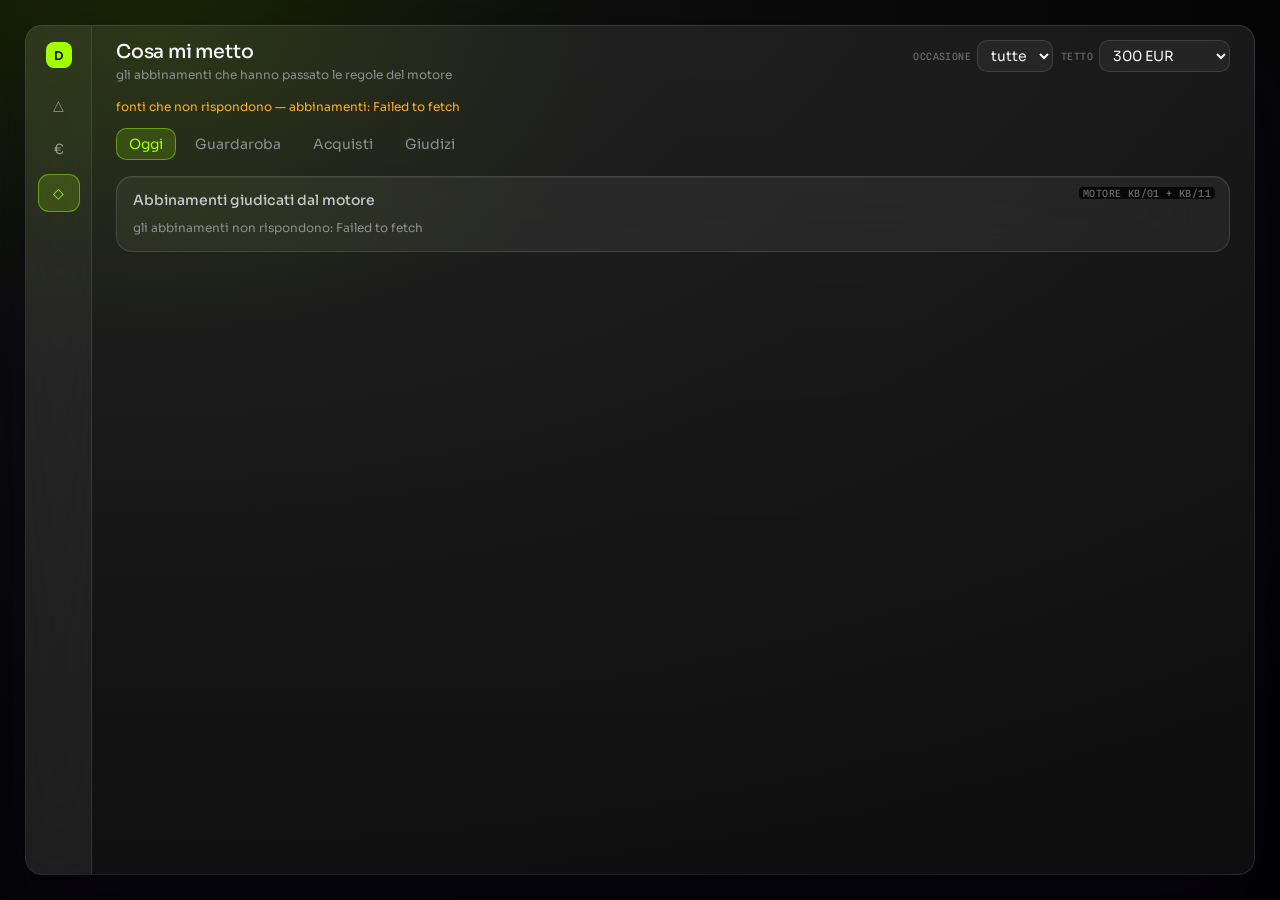
<file: vestiario.html>
<!doctype html>
<html lang="it">
<head>
<meta charset="utf-8">
<meta name="viewport" content="width=device-width,initial-scale=1,viewport-fit=cover">
<title>Vestiario · Diego OS</title>
<link rel="manifest" href="manifest.webmanifest">
<meta name="theme-color" content="#050505">
<link rel="preconnect" href="https://fonts.googleapis.com">
<link rel="preconnect" href="https://fonts.gstatic.com" crossorigin>
<link href="https://fonts.googleapis.com/css2?family=Sora:wght@300;400;500;600&family=Spline+Sans+Mono:wght@400;500&display=swap" rel="stylesheet">
<!-- i TOKEN e le tre pelli vivono in pelle.css (vocabolario unico, 23/10):
     questa pagina non dichiara colori suoi, solo var(--...) -->
<link rel="stylesheet" href="pelle.css">
<script>
/* PELLE: il Vestiario REAGISCE alla pelle scelta su salute.html (la scelta vive
   in localStorage). Il selettore resta solo su salute: qui si applica e basta,
   prima del primo paint per non far lampeggiare la pagina. Dentro try: uno
   script che muore al boot porta giu' la pagina (lezione v1). */
(function(){
  try{
    var TINTA={attuale:'#050505',inchiostro:'#080B11',bronzo:'#100F0E',carta:'#F5F4F1'};
    var p='attuale';
    try{ p=localStorage.getItem('pelle')||'attuale'; }catch(e){}
    if(!TINTA[p]) p='attuale';
    var radice=document.documentElement;
    if(p!=='attuale' && radice && radice.setAttribute) radice.setAttribute('data-pelle',p);
    var meta=document.querySelector && document.querySelector('meta[name="theme-color"]');
    if(meta && meta.setAttribute) meta.setAttribute('content',TINTA[p]);
  }catch(e){ /* pelle non applicata: la pagina resta quella di default */ }
})();
</script>
<style>
/* ══════════════════════════════════════════════════════════════════════════
   VESTIARIO — app propria, non piu' una tab dentro Salute.
   Ordine di Diego del 28/10/2026: «Vestiario deve avere una sua parte, non
   vivere dentro qualcosa». Lo scheletro e' quello della Tesoreria (rail +
   colonna + strisce + pane): stessa meccanica, stessa pelle, zero colori
   scritti a mano. Le cinque eccezioni esadecimali di questa pagina sono il
   meta theme-color e i quattro valori della mappa TINTA, come sulle altre
   pagine vive — sono la barra di sistema, non CSS.
   ══════════════════════════════════════════════════════════════════════════ */
*{box-sizing:border-box}
html,body{margin:0;padding:0;height:100%}
body{background:var(--fondo);background-image:var(--fondo-desktop);color:var(--testo1);
  font:400 14px/1.5 var(--font-ui);-webkit-font-smoothing:antialiased}
*::-webkit-scrollbar{width:0;height:0}
*{scrollbar-width:none}
.num{font-family:var(--font-num);font-variant-numeric:tabular-nums}
:focus-visible{outline:2px solid var(--accento);outline-offset:2px}
button,select,input{font-family:inherit;font-size:inherit;color:inherit}

/* ── SHELL: la catena delle altezze. Ogni anello ha flex e min-height:0,
      altrimenti la colonna cresce oltre lo schermo dentro un overflow:hidden
      e la pagina «non scorre». E' il bug piu' pagato del sistema. ────────── */
#app{position:fixed;inset:26px;border-radius:var(--r-card);overflow:hidden;
  box-shadow:var(--ombra-finestra);display:grid;grid-template-columns:66px 1fr;
  grid-template-rows:minmax(0,1fr);background:var(--vetro)}
#rail{position:relative;z-index:20;background:rgba(var(--luce-rgb),.05);
  backdrop-filter:blur(46px) saturate(150%);-webkit-backdrop-filter:blur(46px) saturate(150%);
  border-right:1px solid rgba(var(--luce-rgb),.09);display:flex;flex-direction:column;
  align-items:center;padding:16px 0 14px;gap:6px}
#rail .logo{width:26px;height:26px;border-radius:8px;background:var(--accento);
  color:var(--inchiostro-su-lime);display:flex;align-items:center;justify-content:center;
  font:600 12px var(--font-ui);margin-bottom:12px}
#rail .voce{width:42px;height:38px;border-radius:11px;display:flex;align-items:center;
  justify-content:center;color:rgba(var(--luce-rgb),.5);cursor:pointer;background:none;border:0}
#rail .voce.on{background:var(--accento-fondo-16);border:1px solid var(--accento-45);color:var(--accento)}
#colonna{position:relative;display:flex;flex-direction:column;min-width:0;
  background:linear-gradient(180deg,rgba(var(--luce-rgb),.02),rgba(var(--ombra-rgb),.14))}

#testata{flex:none;padding:14px 24px 8px;display:flex;align-items:flex-start;gap:14px;flex-wrap:wrap}
#testata h1{margin:0;font:500 19px var(--font-ui);letter-spacing:-.01em}
#testata .sotto{color:var(--testo3);font-size:12px;margin-top:2px}
#ctx{margin-left:auto;display:flex;align-items:center;gap:8px;flex-wrap:wrap}
#ctx .gruppo{display:inline-flex;align-items:center;gap:6px}
.etichetta{color:var(--testo4);font:500 10px var(--font-num);text-transform:uppercase;letter-spacing:.04em}
.sel{background:rgba(var(--luce-rgb),.05);border:1px solid var(--bordo);border-radius:var(--r-chip);
  padding:5px 9px;color:var(--testo1);cursor:pointer}
#fonti-mute{flex-basis:100%;color:var(--attenzione);font-size:12px}
#fonti-mute:empty{display:none}

#strisce{flex:none;display:flex;gap:6px;padding:4px 24px 8px;overflow-x:auto}
#strisce button{background:none;border:1px solid transparent;border-radius:var(--r-chip);
  padding:6px 12px;color:var(--testo3);cursor:pointer;white-space:nowrap}
#strisce button.on{background:var(--accento-fondo-16);border-color:var(--accento-45);color:var(--accento)}

.pane{display:none;flex:1;min-height:0;overflow-y:auto;padding:8px 24px 40px}
.pane.on{display:block}
.card{background:var(--vetro);backdrop-filter:var(--vetro-filtro);-webkit-backdrop-filter:var(--vetro-filtro);
  border:1px solid var(--bordo);border-radius:var(--r-card);box-shadow:var(--luce-interna);
  padding:14px 16px;margin-bottom:12px;overflow:hidden;position:relative}
.card > .tec{position:absolute;top:10px;right:14px;z-index:3;color:var(--testo4);
  font:500 10px var(--font-num);text-transform:uppercase;letter-spacing:.04em;
  background:rgba(var(--velo-rgb),.9);padding:0 4px;border-radius:4px}
.card h2{margin:0 0 10px;font:500 14px var(--font-ui);color:var(--testo2);padding-right:120px}
.griglia{display:grid;grid-template-columns:repeat(auto-fit,minmax(270px,1fr));gap:12px;align-items:start}
.kpi{background:rgba(var(--luce-rgb),.04);border:1px solid var(--bordo);border-radius:var(--r-chip);padding:10px 12px}
.kpi .et{color:var(--testo3);font-size:12px;display:block}
.kpi .v{font:500 19px var(--font-num);font-variant-numeric:tabular-nums;display:block;margin-top:2px}
/* un riquadro il cui valore e' una FRASE, non un numero: stesso posto, corpo
   da testo, altrimenti a 393px la riga esce dalla scheda */
.kpi .v.frase{font:500 13px var(--font-ui);overflow-wrap:anywhere}
.kpi .s{color:var(--testo4);font-size:11px;display:block;margin-top:2px}
.chip{display:inline-block;border:1px solid var(--bordo);border-radius:999px;padding:1px 7px;
  font:500 10px var(--font-num);color:var(--testo3);vertical-align:middle}
.chip.ok{color:var(--accento);border-color:var(--accento-bordo)}
.chip.avv{color:var(--attenzione);border-color:rgba(var(--attenzione-rgb),.45)}
.btn{background:rgba(var(--luce-rgb),.05);border:1px solid var(--bordo);border-radius:var(--r-chip);
  padding:7px 13px;cursor:pointer}
.btn:hover{background:rgba(var(--luce-rgb),.09)}
.btn.p{background:var(--accento);border-color:var(--accento);color:var(--inchiostro-su-lime);font-weight:500}
.btn:disabled{opacity:.45;cursor:default}
.nota{color:var(--testo3);font-size:12px;margin:6px 0 0}
.avviso{border-left:3px solid var(--attenzione);padding-left:10px;color:var(--testo2);font-size:12px;margin:8px 0 0}
.errore{border-left:3px solid var(--negativo);padding-left:10px;color:var(--testo2);font-size:12px;margin:8px 0 0}

/* ── la riga di un capo: foto, titolo, dati. L'immagine si assegna con
      img.src, MAI con innerHTML: quegli URL vengono da un database
      alimentato da terzi. ─────────────────────────────────────────────────── */
.capo{display:flex;gap:10px;align-items:center;padding:7px 0;border-top:1px solid var(--riga);
  text-decoration:none}
.capo:first-of-type{border-top:0}
.capo img{width:44px;height:58px;object-fit:cover;border-radius:var(--r-chip-s);
  background:var(--vetro);flex:none}
.capo .testo{min-width:0;flex:1}
.capo .t1{color:var(--testo1);font:500 12.5px var(--font-ui);overflow:hidden;
  text-overflow:ellipsis;white-space:nowrap}
.capo .t2{color:var(--testo3);font:400 11px var(--font-ui)}
.voto{display:flex;gap:8px;align-items:center;padding-top:9px;margin-top:6px;
  border-top:1px solid var(--riga);flex-wrap:wrap}
.voto .esito{color:var(--testo4);font:400 11px var(--font-ui);margin-left:auto}

/* ── accesso ────────────────────────────────────────────────────────────── */
#login{position:fixed;inset:0;z-index:99;background:rgba(var(--velo-rgb),.94);display:none;
  align-items:center;justify-content:center;padding:24px}
#login.si{display:flex}
#login .box{width:min(92vw,340px)}
#login input{width:100%;background:rgba(var(--luce-rgb),.05);border:1px solid var(--bordo);
  border-radius:var(--r-chip);padding:10px 12px;margin:10px 0}

/* ── MOBILE: ogni regola qui e' un bug gia' pagato sulle altre pagine ───── */
@media (max-width:760px){
  body{background-image:var(--fondo-mobile)}
  /* 100dvh, non 100vh: Safari iPhone mangia il fondo con 100vh */
  #app{inset:0;height:100dvh;border-radius:0;display:flex;flex-direction:column;
    box-shadow:none;background:none}
  #rail{flex-direction:row;width:100%;border-right:0;
    border-bottom:1px solid rgba(var(--luce-rgb),.09);
    padding:8px 10px;justify-content:flex-start;overflow-x:auto;flex:none}
  #rail .logo{margin:0 8px 0 0}
  /* l'anello della catena: senza questo la colonna cresce e non scorre */
  #colonna{flex:1 1 0;min-height:0}
  .pane{padding:8px 14px 60px}
  #testata{padding:12px 14px 6px}
  #strisce{padding:4px 14px 8px}
  .griglia{grid-template-columns:minmax(0,1fr)}
  /* nessun carattere microscopico sul telefono: il minimo del sistema e' 11px */
  .chip,.capo .t2,.card > .tec,.kpi .s,.etichetta,.nota{font-size:11px}
}
</style>
</head>
<body>
<div id="appfusto">
<div id="app">
  <nav id="rail" aria-label="Moduli">
    <div class="logo" aria-hidden="true">D</div>
    <button class="voce" id="vaiSalute" title="Salute" aria-label="Salute">&#9651;</button>
    <button class="voce" id="vaiTesoreria" title="Tesoreria" aria-label="Tesoreria">&#8364;</button>
    <button class="voce on" title="Vestiario" aria-label="Vestiario" aria-current="page">&#9671;</button>
  </nav>

  <div id="colonna">
    <header id="testata">
      <div>
        <h1 id="titolo">Cosa mi metto</h1>
        <div class="sotto" id="sottotitolo">&mdash;</div>
      </div>
      <div id="ctx">
        <!-- etichetta e menu restano attaccati anche quando la riga va a capo:
             a 393px si spezzavano, e «TETTO» finiva lontano dal suo menu -->
        <span class="gruppo"><span class="etichetta">Occasione</span>
        <select class="sel" id="selOcc" aria-label="Occasione"><option value="">tutte</option></select></span>
        <span class="gruppo"><span class="etichetta">Tetto</span>
        <select class="sel" id="selTetto" aria-label="Tetto di prezzo per capo">
          <option value="100">100 EUR</option>
          <option value="200">200 EUR</option>
          <option value="300" selected>300 EUR</option>
          <option value="">nessun tetto</option>
        </select></span>
      </div>
      <div id="fonti-mute" role="status" aria-live="polite"></div>
    </header>

    <div id="strisce" role="tablist" aria-label="Schede del Vestiario">
      <button class="on" data-tab="oggi" role="tab">Oggi</button>
      <button data-tab="guardaroba" role="tab">Guardaroba</button>
      <button data-tab="acquisti" role="tab">Acquisti</button>
      <button data-tab="giudizi" role="tab">Giudizi</button>
    </div>

    <section class="pane on" id="pane-oggi" role="tabpanel" aria-label="Oggi"></section>
    <section class="pane" id="pane-guardaroba" role="tabpanel" aria-label="Guardaroba"></section>
    <section class="pane" id="pane-acquisti" role="tabpanel" aria-label="Acquisti"></section>
    <section class="pane" id="pane-giudizi" role="tabpanel" aria-label="Giudizi"></section>
  </div>
</div>

<div id="login"><div class="box card">
  <h2>Vestiario</h2>
  <p class="nota">Serve il codice dell'app.</p>
  <input id="tok" type="password" placeholder="codice" autocomplete="current-password">
  <button class="btn p" id="btnEntra" style="width:100%">Entra</button>
  <p class="errore" id="loginErr"></p>
</div></div>
</div>

<script>
/* ══════════════════════════════════════════════════════════════════════════
   MECCANISMI RIUSATI IDENTICI dalle pagine vive:
   · api() con AbortController che copre ANCHE il corpo, nessun retry
     automatico, errori con i FATTI strutturati (err.stato, err.corpo);
   · il token in localStorage, con le due chiavi storiche (app_token e
     dos_token): chi e' entrato su salute o tesoreria e' dentro anche qui;
   · una fonte in ERRORE non diventa una fonte vuota: si dichiara in testata;
   · le immagini si assegnano con img.src, mai interpolate in HTML, e solo
     https: gli URL vengono dai negozi, non da noi.

   LE ROTTE sono quelle che esistono gia' in health-app (06-07/10/2026):
     GET  /api/abbinamenti[?occasione=]  gli abbinamenti giudicati dal motore
     GET  /api/outfit?quanti&tetto       i capi veri da comprare
     GET  /api/outfit_copertura          quanti capi ci sono davvero in catalogo
     POST /api/giudizio {outfit,mi_piace}  il pollice su/giu'
   Qui NON si inventa una rotta nuova: cio' che una rotta non porta, la
   pagina lo DICHIARA come «non ancora collegato».
   ══════════════════════════════════════════════════════════════════════════ */
var SERVIZIO = 'https://icsafmrkndgdksybagky.supabase.co/functions/v1/health-app';
/* in locale si puo' puntare a un servizio di collaudo; in produzione mai */
var API_BASE = (location.hostname === '127.0.0.1' || location.hostname === 'localhost')
  ? (localStorage.getItem('vestiario_api') || SERVIZIO)
  : SERVIZIO;
var TOK = localStorage.getItem('app_token') || localStorage.getItem('dos_token') || '';

function $(s){ return document.querySelector(s); }
function $$(s){ return Array.prototype.slice.call(document.querySelectorAll(s)); }

function api(p, corpo, metodo){
  var c = new AbortController(); var scaduto = false;
  var t = setTimeout(function(){ scaduto = true; c.abort(); }, 120000);
  var o = { headers:{'x-app-token':TOK,'content-type':'application/json'}, signal:c.signal };
  if (corpo !== undefined && corpo !== null){ o.method = metodo || 'POST'; o.body = JSON.stringify(corpo); }
  else if (metodo){ o.method = metodo; }
  return fetch(API_BASE + p, o).then(function(r){
    if (r.status === 401){ $('#login').classList.add('si');
      var e401 = new Error('accesso scaduto'); e401.stato = 401; throw e401; }
    if (!r.ok) return r.json().catch(function(){ return null; }).then(function(e){
      var err = new Error((e && e.errore) || ('Servizio non disponibile (HTTP ' + r.status + ')'));
      err.stato = r.status; err.corpo = e; throw err;
    });
    return r.json();
  }).catch(function(e){
    if (scaduto){ var err = new Error('richiesta scaduta dopo 2 minuti: ESITO INCERTO, verifica prima di ripetere');
      err.scaduto = true; throw err; }
    throw e;
  }).finally(function(){ clearTimeout(t); });
}

/* ── stato della pagina ─────────────────────────────────────────────────── */
var S = { tab:'oggi', occasione:'', tetto:'300' };
/* UNA RISPOSTA VECCHIA NON SCRIVE SU UN PANNELLO NUOVO. Il difetto trovato il
   06/10 su salute: il pannello si disegna due volte e la risposta della prima
   chiamata si attaccava al pannello gia' ridisegnato (65 card invece di 33). */
var GEN = 0;
/* le fonti che tacciono si elencano in testata: errore != vuoto */
var MUTE = {};
function dichiaraMute(nome, messaggio){
  if (messaggio) MUTE[nome] = messaggio; else delete MUTE[nome];
  var righe = Object.keys(MUTE).map(function(k){ return k + ': ' + MUTE[k]; });
  $('#fonti-mute').textContent = righe.length
    ? ('fonti che non rispondono — ' + righe.join(' · ')) : '';
}

/* ── pezzi di interfaccia riusati ───────────────────────────────────────── */
function card(titolo, etichetta){
  var c = document.createElement('div'); c.className = 'card';
  if (etichetta){ var e = document.createElement('span'); e.className = 'tec';
    e.textContent = etichetta; c.appendChild(e); }
  if (titolo){ var h = document.createElement('h2'); h.textContent = titolo; c.appendChild(h); }
  return c;
}
function nota(testo){ var n = document.createElement('p'); n.className = 'nota'; n.textContent = testo; return n; }
function avviso(testo){ var n = document.createElement('p'); n.className = 'avviso'; n.textContent = testo; return n; }
function kpi(etichetta, valore, sotto, frase){
  var d = document.createElement('div'); d.className = 'kpi';
  var e = document.createElement('span'); e.className = 'et'; e.textContent = etichetta;
  var v = document.createElement('span'); v.className = frase ? 'v frase' : 'v'; v.textContent = valore;
  d.appendChild(e); d.appendChild(v);
  if (sotto){ var s = document.createElement('span'); s.className = 's'; s.textContent = sotto; d.appendChild(s); }
  return d;
}
function eur(x){ return (x == null || x === '') ? 'prezzo non dichiarato' : (x + ' EUR'); }
function taglie(t){
  var v = (t || []).filter(function(x){ return x; });
  return v.length ? ('taglie ' + v.slice(0,8).join(' ')) : 'taglie non dichiarate';
}
/* la riga di un capo. `riga2` e' una funzione: ogni scheda dice cose diverse
   sullo stesso capo, e cosi' il pezzo resta uno. */
function rigaCapo(capo, riga2){
  var a = document.createElement('a');
  a.className = 'capo';
  a.href = capo.link || '#'; a.target = '_blank'; a.rel = 'noopener noreferrer';
  var img = document.createElement('img');
  img.width = 44; img.height = 58; img.loading = 'lazy'; img.referrerPolicy = 'no-referrer'; img.alt = '';
  if (capo.immagine && /^https:\/\//.test(capo.immagine)) img.src = capo.immagine;
  a.appendChild(img);
  var box = document.createElement('div'); box.className = 'testo';
  var t1 = document.createElement('div'); t1.className = 't1';
  t1.textContent = capo.titolo || '(senza titolo)';
  var t2 = document.createElement('div'); t2.className = 't2';
  t2.textContent = riga2(capo);
  box.appendChild(t1); box.appendChild(t2); a.appendChild(box);
  return a;
}

/* ══════════════════ 1 · OGGI — cosa mi metto ══════════════════════════════
   Gli abbinamenti VALIDATI dal motore (engine/motore.mjs punteggia() +
   verificaCanone()): una terna c'e' solo se ha passato le regole per quella
   occasione. Un'occasione con meno di tre proposte lo DICE: il motore ha
   scartato il resto, e la pagina non riempie. */
function montaOggi(){
  var p = $('#pane-oggi'); p.textContent = '';
  var testa = card('Abbinamenti giudicati dal motore', 'MOTORE kb/01 + kb/11');
  var n = nota('Caricamento…'); testa.appendChild(n);
  p.appendChild(testa);
  var griglia = document.createElement('div'); griglia.className = 'griglia';
  p.appendChild(griglia);

  var mia = ++GEN;
  api('/api/abbinamenti' + (S.occasione ? ('?occasione=' + encodeURIComponent(S.occasione)) : ''))
  .then(function(d){
    if (mia !== GEN) return;
    dichiaraMute('abbinamenti', null);
    riempiOccasioni((d && d.occasioni) || []);
    var ab = (d && d.abbinamenti) || [];
    if (!ab.length){
      n.textContent = 'nessun abbinamento per questa occasione: il motore non ha trovato niente '
        + 'che passi le regole, e non invento.';
      return;
    }
    var perOcc = {};
    ab.forEach(function(x){ perOcc[x.occasione] = (perOcc[x.occasione] || 0) + 1; });
    var scarse = Object.keys(perOcc).filter(function(k){ return perOcc[k] < 3; });
    n.textContent = ab.length + ' abbinamenti, ognuno col voto del motore e il perché.'
      + (scarse.length ? (' Sotto le tre proposte: ' + scarse.map(function(k){
          return k.replace(/_/g,' ') + ' (' + perOcc[k] + ')'; }).join(', ')
          + ' — il motore ha scartato il resto, e non riempio.') : '');
    $('#sottotitolo').textContent = ab.length + ' abbinamenti giudicati'
      + (S.occasione ? (' per ' + S.occasione.replace(/_/g,' ')) : ' su tutte le occasioni');

    /* IL LIMITE DICHIARATO, non nascosto in fondo: il motore oggi giudica
       senza il corpo di Diego, senza il meteo e senza i vincoli pratici del
       contesto. Diego deve saperlo guardando le proposte, non leggendo un
       documento. */
    testa.appendChild(avviso('Quello che il motore NON sa ancora, e si vede da qui: '
      + 'il tuo corpo (peso, misure) non arriva al punteggio, il meteo non è applicato, '
      + 'e i vincoli pratici dell’occasione (libertà di movimento, strati rimovibili) '
      + 'sono scritti nella conoscenza ma non eseguiti. Le proposte restano vere, '
      + 'ma non sono tagliate su di te e sul tempo di oggi.'));

    ab.forEach(function(a){
      var c = card(String(a.occasione || '').replace(/_/g,' ') + ' · ' + a.punteggio + '/100',
                   (a.totale_eur != null ? (a.totale_eur + ' EUR') : ''));
      c.appendChild(nota((a.perche || '') + ' · formalità ' + a.formalita + ' · ' + a.registro
        + ((a.canone && a.canone !== 'conforme') ? (' · canone ' + a.canone) : '')));
      (a.capi || []).forEach(function(capo){
        c.appendChild(rigaCapo(capo, function(x){
          return x.ruolo + ' · ' + (x.sottocategoria || '?')
            + (x.registro ? (' · ' + x.registro) : '')
            + ' · ' + eur(x.prezzo) + ' · ' + taglie(x.taglie);
        }));
      });
      c.appendChild(bottoniGiudizio(a));
      griglia.appendChild(c);
    });
  }).catch(function(e){
    if (mia !== GEN) return;
    var m = (e && e.message) ? e.message : 'errore';
    n.textContent = 'gli abbinamenti non rispondono: ' + m;
    dichiaraMute('abbinamenti', m);
  });
}

/* Il pollice su/giu'. Non cambia il voto del motore: un «non mi piace» e' un
   dato, non una regola. L'esito viene SOLO dal corpo del server. */
function bottoniGiudizio(a){
  var voto = document.createElement('div'); voto.className = 'voto';
  var esito = document.createElement('span'); esito.className = 'esito';
  esito.textContent = (a.mi_piace || a.non_mi_piace)
    ? ('giudizi: ' + (a.mi_piace || 0) + ' su, ' + (a.non_mi_piace || 0) + ' giù')
    : 'non ancora giudicato';
  [['mi piace', true], ['non mi piace', false]].forEach(function(par){
    var b = document.createElement('button');
    b.type = 'button'; b.className = 'btn';
    b.textContent = par[0];
    b.onclick = function(){
      b.disabled = true; esito.textContent = '…';
      api('/api/giudizio', { outfit:a.id, mi_piace:par[1] }).then(function(r){
        esito.textContent = (r && r.ok)
          ? ('segnato · giudizi su questo: ' + (r.giudizi_su_questo || 1))
          : ('non segnato: ' + ((r && r.errore) || 'errore'));
      }).catch(function(e){
        esito.textContent = 'non segnato: ' + ((e && e.message) ? e.message : 'errore');
      }).finally(function(){ b.disabled = false; });
    };
    voto.appendChild(b);
  });
  voto.appendChild(esito);
  return voto;
}

function riempiOccasioni(occ){
  var sel = $('#selOcc');
  if (sel.options.length > 1) return;   /* una volta sola: l'elenco non cambia */
  occ.filter(function(x){ return x; }).sort().forEach(function(o){
    var op = document.createElement('option');
    op.value = o; op.textContent = o.replace(/_/g,' ');
    sel.appendChild(op);
  });
  sel.value = S.occasione;
}

/* ══════════════════ 2 · GUARDAROBA ════════════════════════════════════════
   DECISIONE DI DIEGO DEL 05/09/2026, che qui si rispetta: «Io la parte del mio
   guardaroba non la voglio. Non lo fotografo». Quindi questa scheda NON chiede
   niente a Diego: mostra il CATALOGO che c'e' gia' (i capi dei negozi tradotti
   in stile.capo), non il suo armadio.
   IL LIMITE, dichiarato in pagina: non esiste una rotta che sfogli il catalogo.
   /api/outfit_copertura dice QUANTI capi ci sono, /api/outfit ne mostra una
   finestra (con la marca), /api/abbinamenti porta quelli usati negli
   abbinamenti (senza la marca: la rotta non la restituisce). */
function montaGuardaroba(){
  var p = $('#pane-guardaroba'); p.textContent = '';
  var testa = card('Il catalogo, non il tuo armadio', 'CATALOGO NEGOZI');
  testa.appendChild(nota('Decisione tua del 05/09/2026: il tuo guardaroba non si fotografa e '
    + 'non si compila. Qui ci sono i capi dei negozi che il sistema ha già tradotto.'));
  var numeri = document.createElement('div'); numeri.className = 'griglia';
  numeri.style.marginTop = '10px';
  testa.appendChild(numeri);
  var nCop = nota('Caricamento dei conteggi…'); testa.appendChild(nCop);
  testa.appendChild(avviso('NON ANCORA COLLEGATO: sfogliare tutto il catalogo. Non esiste una '
    + 'rotta che restituisca l’elenco dei capi con filtri; sotto c’è una finestra, '
    + 'non il catalogo intero.'));
  p.appendChild(testa);

  var finestra = card('Una finestra sul catalogo', 'MARCA E LINK');
  var nFin = nota('Caricamento…'); finestra.appendChild(nFin);
  var elenco = document.createElement('div'); finestra.appendChild(elenco);
  p.appendChild(finestra);

  var usati = card('I capi che il motore sta usando', 'DAGLI ABBINAMENTI');
  var nUsa = nota('Caricamento…'); usati.appendChild(nUsa);
  var elencoUsati = document.createElement('div'); usati.appendChild(elencoUsati);
  p.appendChild(usati);

  var mia = ++GEN;
  api('/api/outfit_copertura').then(function(d){
    if (mia !== GEN) return;
    dichiaraMute('copertura', null);
    if (!d){ nCop.textContent = 'la copertura non ha risposto niente'; return; }
    nCop.textContent = '';
    numeri.appendChild(kpi('capi disponibili', String(d.disponibili != null ? d.disponibili : '—'),
      'righe in vestiario.prodotto'));
    numeri.appendChild(kpi('utilizzabili dal motore', String(d.utilizzabili != null ? d.utilizzabili : '—'),
      'con ruolo, prezzo e link'));
    var pr = d.per_ruolo || {};
    numeri.appendChild(kpi('per ruolo',
      ['sopra','sotto','scarpe'].map(function(r){ return r + ' ' + (pr[r] != null ? pr[r] : '—'); }).join(' · '),
      'quello che serve per comporre una terna', true));
    numeri.appendChild(kpi('tipi non mappati', String(d.non_mappati_tipi != null ? d.non_mappati_tipi : '—'),
      (d.non_mappati_capi != null ? (d.non_mappati_capi + ' capi restano fuori') : 'capi fuori: non dichiarato')));
  }).catch(function(e){
    if (mia !== GEN) return;
    var m = (e && e.message) ? e.message : 'errore';
    nCop.textContent = 'i conteggi del catalogo non rispondono: ' + m;
    dichiaraMute('copertura', m);
  });

  api('/api/outfit?quanti=6' + (S.tetto ? ('&tetto=' + encodeURIComponent(S.tetto)) : ''))
  .then(function(d){
    if (mia !== GEN) return;
    dichiaraMute('catalogo', null);
    var capi = [];
    ((d && d.proposte) || []).forEach(function(pr){ (pr.capi || []).forEach(function(c){ capi.push(c); }); });
    if (!capi.length){ nFin.textContent = 'con questo tetto la finestra è vuota'; return; }
    nFin.textContent = capi.length + ' capi, scelti dal catalogo con un ordine che cambia ogni giorno'
      + (S.tetto ? (' e resta sotto i ' + S.tetto + ' EUR a capo') : ' e senza tetto di prezzo')
      + '. Non è una classifica: è un assaggio.';
    capi.forEach(function(c){
      elenco.appendChild(rigaCapo(c, function(x){
        return x.ruolo + ' · ' + (x.negozio || 'marca non dichiarata')
          + ' · ' + eur(x.prezzo) + ' · ' + taglie(x.taglie);
      }));
    });
  }).catch(function(e){
    if (mia !== GEN) return;
    var m = (e && e.message) ? e.message : 'errore';
    nFin.textContent = 'il catalogo non risponde: ' + m;
    dichiaraMute('catalogo', m);
  });

  api('/api/abbinamenti').then(function(d){
    if (mia !== GEN) return;
    var visti = {}, lista = [];
    ((d && d.abbinamenti) || []).forEach(function(a){
      (a.capi || []).forEach(function(c){
        var k = c.link || c.titolo;
        if (!k || visti[k]) return;
        visti[k] = true; lista.push(c);
      });
    });
    if (!lista.length){ nUsa.textContent = 'nessun capo: senza abbinamenti non c’è niente da elencare'; return; }
    nUsa.textContent = lista.length + ' capi distinti entrano negli abbinamenti giudicati. '
      + 'La marca qui non c’è: la rotta /api/abbinamenti non la restituisce.';
    lista.forEach(function(c){
      elencoUsati.appendChild(rigaCapo(c, function(x){
        return x.ruolo + ' · ' + (x.sottocategoria || 'categoria non dichiarata')
          + (x.registro ? (' · ' + x.registro) : '')
          + (x.colore ? (' · ' + x.colore) : '')
          + ' · ' + eur(x.prezzo);
      }));
    });
  }).catch(function(e){
    if (mia !== GEN) return;
    nUsa.textContent = 'gli abbinamenti non rispondono: ' + ((e && e.message) ? e.message : 'errore');
  });
}

/* ══════════════════ 3 · ACQUISTI ══════════════════════════════════════════
   I capi da comprare. NON sono abbinamenti giudicati: sono terne di capi
   disponibili sotto il tetto. La differenza si scrive, perche' Diego l'ha gia'
   contestata una volta (06/10: «quella e' la tab dei consigli di acquisto, non
   sono assolutamente abbinamenti»). */
function montaAcquisti(){
  var p = $('#pane-acquisti'); p.textContent = '';
  var testa = card('Capi dai negozi', 'CONSIGLI DI ACQUISTO');
  var n = nota('Caricamento…'); testa.appendChild(n);
  testa.appendChild(avviso('Questi NON sono abbinamenti giudicati dal motore: sono capi veri, '
    + 'disponibili e sotto il tetto. Per le terne che hanno passato le regole vai su Oggi.'));
  p.appendChild(testa);
  var griglia = document.createElement('div'); griglia.className = 'griglia';
  p.appendChild(griglia);

  var mia = ++GEN;
  api('/api/outfit?quanti=3' + (S.tetto ? ('&tetto=' + encodeURIComponent(S.tetto)) : ''))
  .then(function(d){
    if (mia !== GEN) return;
    dichiaraMute('acquisti', null);
    if (!d || !d.proposte || !d.proposte.length){
      n.textContent = 'nessuna proposta: con questo tetto non ci sono abbastanza capi';
      return;
    }
    n.textContent = d.complete
      ? (d.quante + ' terne di capi disponibili'
         + (S.tetto ? (', sotto i ' + S.tetto + ' EUR a capo') : ', senza tetto'))
      : ('solo ' + d.quante + ' proposte su ' + d.chieste
         + ': con questo tetto i capi non bastano, e non ne invento');
    d.proposte.forEach(function(pr){
      var c = card('Proposta ' + pr.n, (pr.totale_eur != null ? (pr.totale_eur + ' EUR') : ''));
      (pr.capi || []).forEach(function(capo){
        c.appendChild(rigaCapo(capo, function(x){
          return x.ruolo + ' · ' + (x.negozio || 'marca non dichiarata')
            + ' · ' + eur(x.prezzo) + ' · ' + taglie(x.taglie);
        }));
      });
      griglia.appendChild(c);
    });
  }).catch(function(e){
    if (mia !== GEN) return;
    var m = (e && e.message) ? e.message : 'errore';
    n.textContent = 'la fonte degli acquisti non risponde: ' + m;
    dichiaraMute('acquisti', m);
  });
}

/* ══════════════════ 4 · GIUDIZI ═══════════════════════════════════════════
   Cosa si sa DAVVERO oggi: /api/abbinamenti porta, per ogni abbinamento, i
   conteggi mi_piace / non_mi_piace. Questo si mostra.
   Cosa NON esiste, e si dichiara: una rotta che legga lo storico di
   stile.feedback (nota, data, testo), e qualunque collegamento fra il giudizio
   e il motore. Oggi il pollice si scrive e NON torna indietro nel punteggio:
   «cosa ha imparato» e' ancora niente, e mentire qui sarebbe la cosa peggiore. */
function montaGiudizi(){
  var p = $('#pane-giudizi'); p.textContent = '';
  var testa = card('I pollici su e giù', 'stile.feedback');
  var n = nota('Caricamento…'); testa.appendChild(n);
  var numeri = document.createElement('div'); numeri.className = 'griglia';
  numeri.style.marginTop = '10px'; testa.appendChild(numeri);
  testa.appendChild(avviso('NON ANCORA COLLEGATO, due cose. 1) Lo storico completo (data, nota, '
    + 'testo del giudizio) è scritto in stile.feedback ma nessuna rotta lo legge: qui ci sono '
    + 'solo i conteggi. 2) Cosa ha imparato: niente. Il giudizio si scrive e non rientra nel '
    + 'punteggio del motore — un pollice giù oggi non cambia la proposta di domani.'));
  p.appendChild(testa);
  var elenco = card('Abbinamenti già giudicati', '');
  var nEl = nota('Caricamento…'); elenco.appendChild(nEl);
  var lista = document.createElement('div'); elenco.appendChild(lista);
  p.appendChild(elenco);

  var mia = ++GEN;
  api('/api/abbinamenti').then(function(d){
    if (mia !== GEN) return;
    dichiaraMute('giudizi', null);
    var ab = (d && d.abbinamenti) || [];
    var su = 0, giu = 0, giudicati = [];
    ab.forEach(function(a){
      var s = a.mi_piace || 0, g = a.non_mi_piace || 0;
      su += s; giu += g;
      if (s || g) giudicati.push(a);
    });
    n.textContent = ab.length + ' abbinamenti in tutto; ' + giudicati.length + ' hanno almeno un giudizio.';
    numeri.appendChild(kpi('mi piace', String(su), 'pollici su registrati'));
    numeri.appendChild(kpi('non mi piace', String(giu), 'pollici giù registrati'));
    numeri.appendChild(kpi('ancora da giudicare', String(ab.length - giudicati.length),
      'proposte su cui non ti sei espresso'));
    if (!giudicati.length){
      nEl.textContent = 'nessun giudizio ancora: la tabella stile.feedback è vuota, '
        + 'e non la riempio con esempi.';
      return;
    }
    nEl.textContent = 'ordinati come li porta la rotta (voto del motore, non data: la data non c’è).';
    giudicati.forEach(function(a){
      var r = document.createElement('div');
      r.className = 'kpi'; r.style.marginBottom = '8px';
      var e = document.createElement('span'); e.className = 'et';
      e.textContent = String(a.occasione || '').replace(/_/g,' ') + ' · motore ' + a.punteggio + '/100';
      var v = document.createElement('span'); v.className = 'v';
      v.textContent = (a.mi_piace || 0) + ' su / ' + (a.non_mi_piace || 0) + ' giù';
      var s = document.createElement('span'); s.className = 's';
      s.textContent = (a.capi || []).map(function(c){ return c.titolo; }).join(' + ').slice(0, 160);
      r.appendChild(e); r.appendChild(v); r.appendChild(s);
      lista.appendChild(r);
    });
  }).catch(function(e){
    if (mia !== GEN) return;
    var m = (e && e.message) ? e.message : 'errore';
    n.textContent = 'i giudizi non rispondono: ' + m;
    nEl.textContent = '';
    dichiaraMute('giudizi', m);
  });
}

/* ── navigazione fra le schede ──────────────────────────────────────────── */
var TITOLI = {
  oggi:['Cosa mi metto','gli abbinamenti che hanno passato le regole del motore'],
  guardaroba:['Guardaroba','il catalogo dei negozi, non il tuo armadio'],
  acquisti:['Acquisti','capi veri da comprare, con prezzo e link'],
  giudizi:['Giudizi','i pollici su e giù, e cosa non è ancora collegato']
};
var MONTA = { oggi:montaOggi, guardaroba:montaGuardaroba, acquisti:montaAcquisti, giudizi:montaGiudizi };
function vaiA(tab){
  if (!MONTA[tab]) tab = 'oggi';
  S.tab = tab;
  try { localStorage.setItem('vestiario_tab', tab); } catch(e){}
  $$('#strisce button').forEach(function(b){ b.classList.toggle('on', b.getAttribute('data-tab') === tab); });
  $$('.pane').forEach(function(s){ s.classList.toggle('on', s.id === 'pane-' + tab); });
  $('#titolo').textContent = TITOLI[tab][0];
  $('#sottotitolo').textContent = TITOLI[tab][1];
  MONTA[tab]();
}
function avvia(){ vaiA(S.tab); }

document.addEventListener('DOMContentLoaded', function(){
  try {
    S.tab = localStorage.getItem('vestiario_tab') || 'oggi';
    S.occasione = localStorage.getItem('vestiario_occasione') || '';
    var t = localStorage.getItem('vestiario_tetto');
    if (t !== null) S.tetto = t;
  } catch(e){ /* senza localStorage si parte dai valori di partenza */ }
  if (!MONTA[S.tab]) S.tab = 'oggi';
  $('#selOcc').value = S.occasione;
  $('#selTetto').value = S.tetto;

  $$('#strisce button').forEach(function(b){
    b.onclick = function(){ vaiA(b.getAttribute('data-tab')); };
  });
  $('#selOcc').onchange = function(){
    S.occasione = $('#selOcc').value;
    try { localStorage.setItem('vestiario_occasione', S.occasione); } catch(e){}
    if (S.tab === 'oggi') montaOggi();
  };
  $('#selTetto').onchange = function(){
    S.tetto = $('#selTetto').value;
    try { localStorage.setItem('vestiario_tetto', S.tetto); } catch(e){}
    if (S.tab === 'acquisti' || S.tab === 'guardaroba') MONTA[S.tab]();
  };
  $('#vaiSalute').onclick = function(){ location.href = 'salute.html'; };
  $('#vaiTesoreria').onclick = function(){ location.href = 'tesoreria.html'; };
  $('#btnEntra').onclick = entra;
  $('#tok').onkeydown = function(e){ if (e.key === 'Enter') entra(); };

  if (!TOK) $('#login').classList.add('si');
  else avvia();
});

function entra(){
  var t = $('#tok').value.trim(); if (!t) return;
  TOK = t;
  /* la prova dell'accesso e' una rotta che esiste e che serve a questa pagina */
  api('/api/outfit_copertura').then(function(){
    try { localStorage.setItem('app_token', t); localStorage.setItem('dos_token', t); } catch(e){}
    $('#login').classList.remove('si'); avvia();
  }).catch(function(e){
    $('#loginErr').textContent = (e && e.stato === 401)
      ? 'Codice sbagliato.'
      : 'Servizio non raggiungibile ora (' + e.message + '): il codice potrebbe essere giusto, riprova.';
  });
}
</script>
</body>
</html>
</file>
<file: pelle.css>
/* ═══════════════════════════════════════════════════════════════════════════
   PELLE — il vocabolario dei colori di Diego OS, in un posto solo.
   Estratto da salute.html il 23/10/2026 (restyling C2): prima ogni pagina
   portava la sua copia dei token e le tre pelli esistevano solo su salute.
   Ora le pagine vive (salute, tesoreria, index) includono QUESTO file e non
   scrivono colori a mano: la rete frontend-pelli.test.mjs legge i token da
   qui e pretende conformita' esatta sulle pagine.

   Regola invariata dal piano del 04/10: si cambia la pelle, non lo scheletro.
   Ogni blocco pelle riscrive SOLO token di colore, zero regole di layout.
   ═══════════════════════════════════════════════════════════════════════════ */

/* ═══ TOKEN — un solo :root, nessun colore a mano nei componenti ═══ */
:root{
  --fondo:#050505;
  --fondo-desktop:radial-gradient(120% 110% at 12% 4%,#A3FF0022 0%,#0d0d0d 30%,#060606 68%,#020202 100%);
  --fondo-mobile:radial-gradient(120% 70% at 25% 0%,#A3FF0026 0%,#0d0d0d 34%,#060606 70%,#020202 100%);
  --vetro:rgba(var(--luce-rgb),.06);
  --vetro-forte:rgba(var(--luce-rgb),.07);
  --vetro-filtro:blur(40px) saturate(180%);
  --vetro-filtro-forte:blur(44px) saturate(200%);
  --bordo:rgba(var(--luce-rgb),.12);
  --bordo-forte:rgba(var(--luce-rgb),.14);
  --luce-interna:inset 0 1px 0 rgba(var(--luce-rgb),.07);
  --riga:rgba(var(--luce-rgb),.06);
  --luce-rgb:255,255,255;
  --ombra-rgb:0,0,0;
  --accento-rgb:163,255,0;
  --attenzione-rgb:255,176,32;
  --viola-rgb:168,85,247;
  --inchiostro-rgb:11,18,0;
  --superficie-rgb:20,20,24;
  --velo-rgb:6,6,8;
  --accento:#A3FF00;
  --accento-2:#8FE000;
  --accento-fondo:rgba(var(--accento-rgb),.18);
  --accento-fondo-16:rgba(var(--accento-rgb),.16);
  --accento-bordo:rgba(var(--accento-rgb),.4);
  --accento-45:rgba(var(--accento-rgb),.45);
  --attenzione:#ffb020;
  --testo1:#F5F5F7;
  --testo2:#C7C7CC;
  --testo3:#8E8E93;
  --testo4:#6b6a68;
  --testo5:#4d4c4a;
  --inchiostro-su-lime:#0b1200;
  --sfera:#2b1b4d;
  --sfera-rosa:#f0abfc;
  --sfera-blu:#60a5fa;
  --alone-lime:rgba(var(--accento-rgb),.12);
  --alone-viola:rgba(var(--viola-rgb),.10);
  --barra-fondo:rgba(var(--luce-rgb),.09);
  --tacca-vuota:rgba(var(--luce-rgb),.14);
  --ombra-hover:0 16px 34px rgba(var(--ombra-rgb),.5);
  --ombra-alfred:0 18px 44px rgba(var(--ombra-rgb),.5);
  --ombra-finestra:0 40px 90px rgba(9,5,20,.6),0 0 0 1px rgba(var(--luce-rgb),.22);
  --font-ui:'Sora',system-ui,sans-serif;
  --font-mono:'Spline Sans Mono',ui-monospace,monospace;
  --r-scheda:16px;
  --r-chip:10px;
  --r-chip-s:6px;
  --r-barra:4px;
  --transizione:transform .22s cubic-bezier(.2,.8,.2,1),box-shadow .22s ease;
  /* ── riconciliazione tesoreria (23/10): il dialetto diventa vocabolario ──
     Tesoreria aveva un :root suo con nomi diversi: dove il nome era nuovo il
     token entra qui, dove era un sinonimo diventa un alias. Niente colore
     resta scritto nella pagina. */
  --negativo:#ff5f56;
  --serie-blu:#5ac8fa;
  --serie-viola:#bf5af2;
  --serie-verde:#32d74b;
  --font-num:var(--font-mono);
  --r-card:var(--r-scheda);
}

/* ═══ FASE 2 — le tre direzioni nuove. Si cambia la pelle, non lo scheletro:
   ogni blocco riscrive SOLO i token di colore, zero regole di layout. ═══ */

/* A · INCHIOSTRO — blu-nero profondo, neutri freddi, accento acciaio */
html[data-pelle="inchiostro"]{
  --fondo:#080B11;
  --fondo-desktop:radial-gradient(120% 110% at 12% 4%,#7AA2F733 0%,#0e131c 30%,#080b11 68%,#04060a 100%);
  --fondo-mobile:radial-gradient(120% 70% at 25% 0%,#7AA2F72e 0%,#0e131c 34%,#080b11 70%,#04060a 100%);
  --accento:#7AA2F7;
  --accento-rgb:122,162,247;
  --attenzione-rgb:242,177,85;
  --viola-rgb:94,234,212;
  --inchiostro-rgb:5,8,15;
  --superficie-rgb:14,19,28;
  --velo-rgb:4,6,10;
  --accento-2:#5B8DEF;
  --accento-fondo:rgba(122,162,247,.18);
  --accento-fondo-16:rgba(122,162,247,.16);
  --accento-bordo:rgba(122,162,247,.42);
  --accento-45:rgba(122,162,247,.45);
  --attenzione:#F2B155;
  --negativo:#F7768E;
  --testo1:#E8ECF4;
  --testo2:#AEB8CC;
  --testo3:#76819A;
  --testo4:#5B6579;
  --testo5:#434B5C;
  --inchiostro-su-lime:#05080f;
  --sfera:#1b2a4d;
  --sfera-rosa:#9db4f7;
  --sfera-blu:#5eead4;
  --alone-lime:rgba(122,162,247,.14);
  --alone-viola:rgba(94,234,212,.09);
}

/* B · BRONZO — grafite calda, accento ambra: la piu' calda delle tre */
html[data-pelle="bronzo"]{
  --fondo:#100F0E;
  --fondo-desktop:radial-gradient(120% 110% at 12% 4%,#E8894A2b 0%,#17140f 30%,#100f0e 68%,#070605 100%);
  --fondo-mobile:radial-gradient(120% 70% at 25% 0%,#E8894A26 0%,#17140f 34%,#100f0e 70%,#070605 100%);
  --accento:#E8894A;
  --accento-rgb:232,137,74;
  --attenzione-rgb:227,198,90;
  --viola-rgb:158,199,180;
  --inchiostro-rgb:20,11,4;
  --superficie-rgb:23,20,15;
  --velo-rgb:7,6,5;
  --accento-2:#C96F37;
  --accento-fondo:rgba(232,137,74,.18);
  --accento-fondo-16:rgba(232,137,74,.16);
  --accento-bordo:rgba(232,137,74,.42);
  --accento-45:rgba(232,137,74,.45);
  --attenzione:#E3C65A;
  --negativo:#E8655A;
  --testo1:#F4F0EB;
  --testo2:#C9BFB3;
  --testo3:#938A7E;
  --testo4:#6F675D;
  --testo5:#524C44;
  --inchiostro-su-lime:#140b04;
  --sfera:#3a2416;
  --sfera-rosa:#f0b49a;
  --sfera-blu:#9ec7b4;
  --alone-lime:rgba(232,137,74,.13);
  --alone-viola:rgba(158,199,180,.09);
}

/* C · CARTA — chiara, per quando apri l'app di giorno. I veli si invertono:
   --luce-rgb diventa inchiostro, quindi i veli dei componenti si scuriscono da soli. */
html[data-pelle="carta"]{
  --luce-rgb:17,20,26;
  --fondo:#F5F4F1;
  --fondo-desktop:radial-gradient(120% 110% at 12% 4%,#2E5AAC14 0%,#f7f6f3 30%,#f2f1ee 68%,#eceae6 100%);
  --fondo-mobile:radial-gradient(120% 70% at 25% 0%,#2E5AAC12 0%,#f7f6f3 34%,#f2f1ee 70%,#eceae6 100%);
  --vetro:rgba(255,255,255,.72);
  --vetro-forte:rgba(255,255,255,.84);
  --vetro-filtro:blur(24px) saturate(140%);
  --vetro-filtro-forte:blur(28px) saturate(150%);
  --bordo:rgba(17,20,26,.12);
  --bordo-forte:rgba(17,20,26,.16);
  --luce-interna:inset 0 1px 0 rgba(255,255,255,.9);
  --accento:#2E5AAC;
  --accento-rgb:46,90,172;
  --attenzione-rgb:184,118,26;
  --viola-rgb:180,138,216;
  --inchiostro-rgb:255,255,255;
  --superficie-rgb:250,250,248;
  --velo-rgb:236,234,230;
  --accento-2:#24478A;
  --accento-fondo:rgba(46,90,172,.14);
  --accento-fondo-16:rgba(46,90,172,.12);
  --accento-bordo:rgba(46,90,172,.38);
  --accento-45:rgba(46,90,172,.45);
  --attenzione:#B8761A;
  --negativo:#C0392B;
  --testo1:#14171D;
  --testo2:#3C434F;
  --testo3:#6B7280;
  --testo4:#8A909B;
  --testo5:#A8ADB6;
  --inchiostro-su-lime:#FFFFFF;
  --sfera:#dfe4f2;
  --sfera-rosa:#b48ad8;
  --sfera-blu:#3b82f6;
  --alone-lime:rgba(46,90,172,.10);
  --alone-viola:rgba(180,138,216,.10);
  --ombra-hover:0 14px 30px rgba(17,20,26,.12);
  --ombra-alfred:0 16px 38px rgba(17,20,26,.14);
  --ombra-finestra:0 30px 70px rgba(17,20,26,.18),0 0 0 1px rgba(17,20,26,.10);
}
</file>
